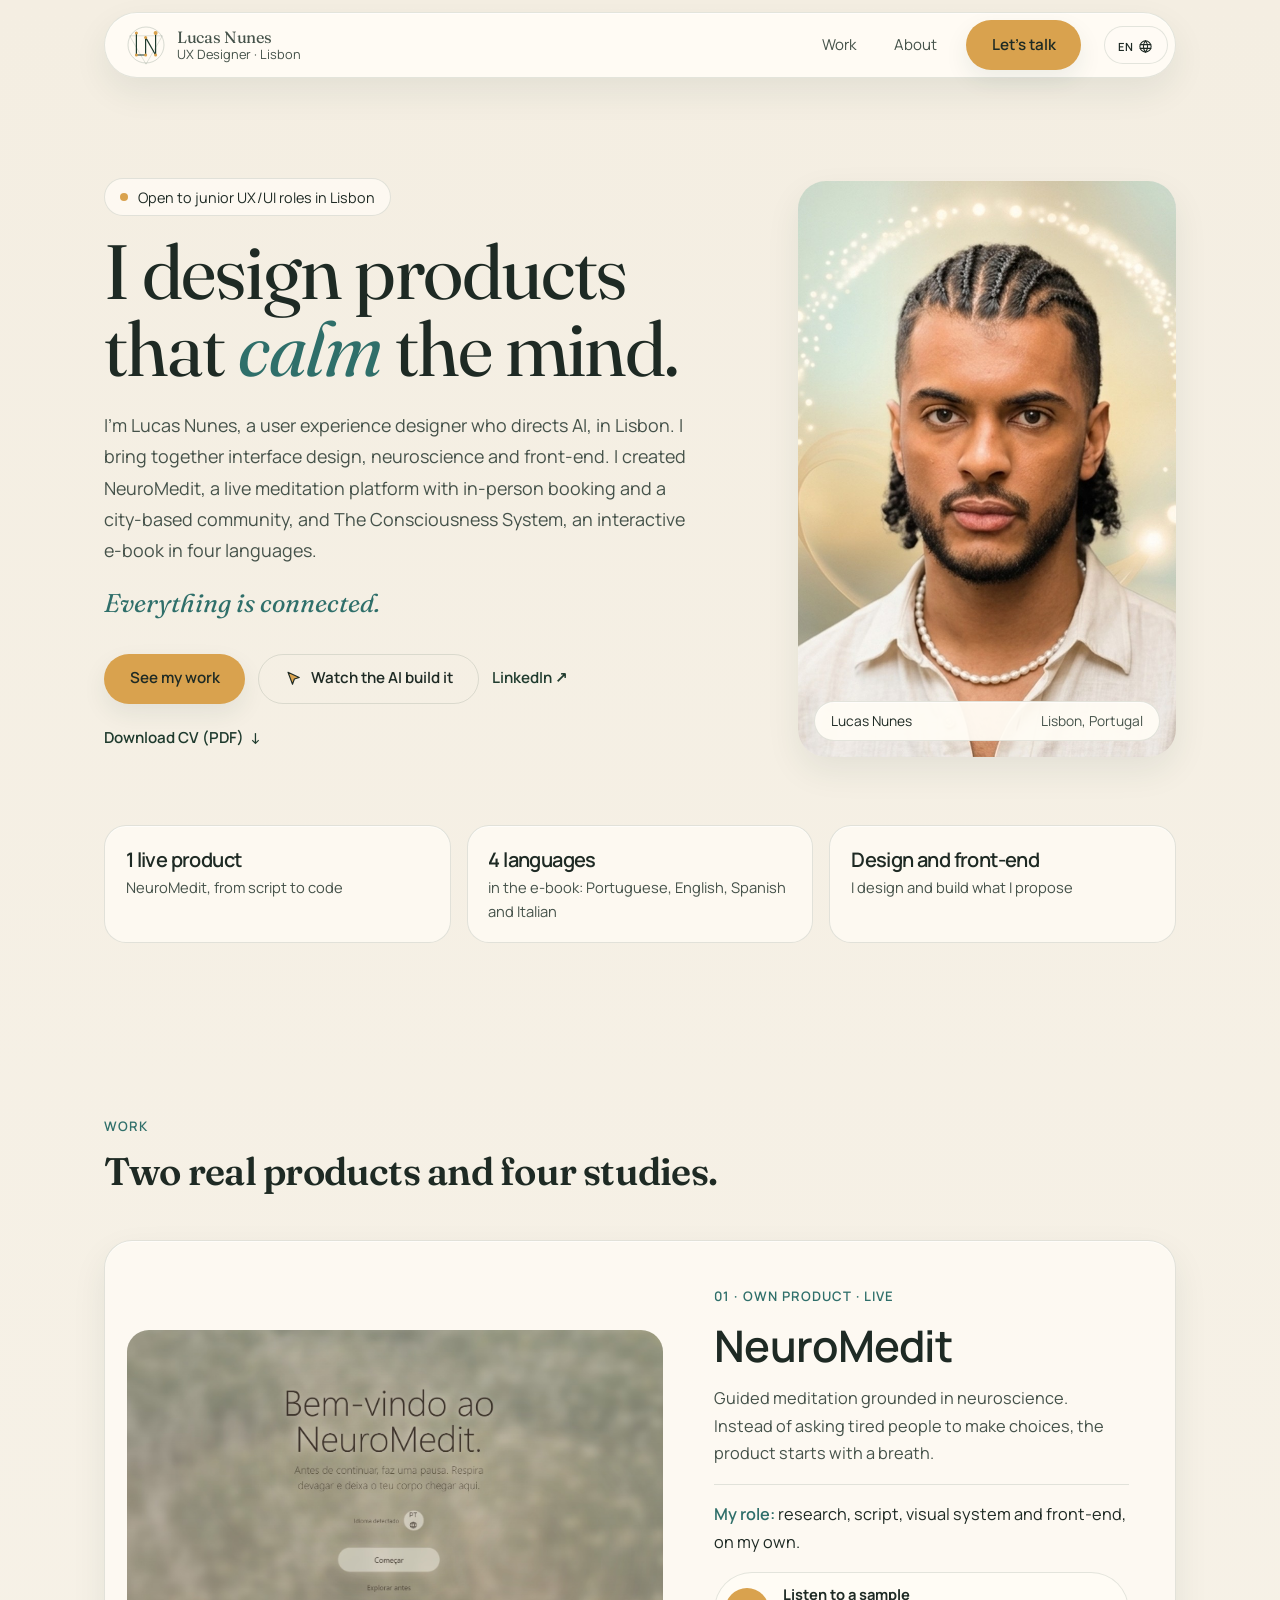
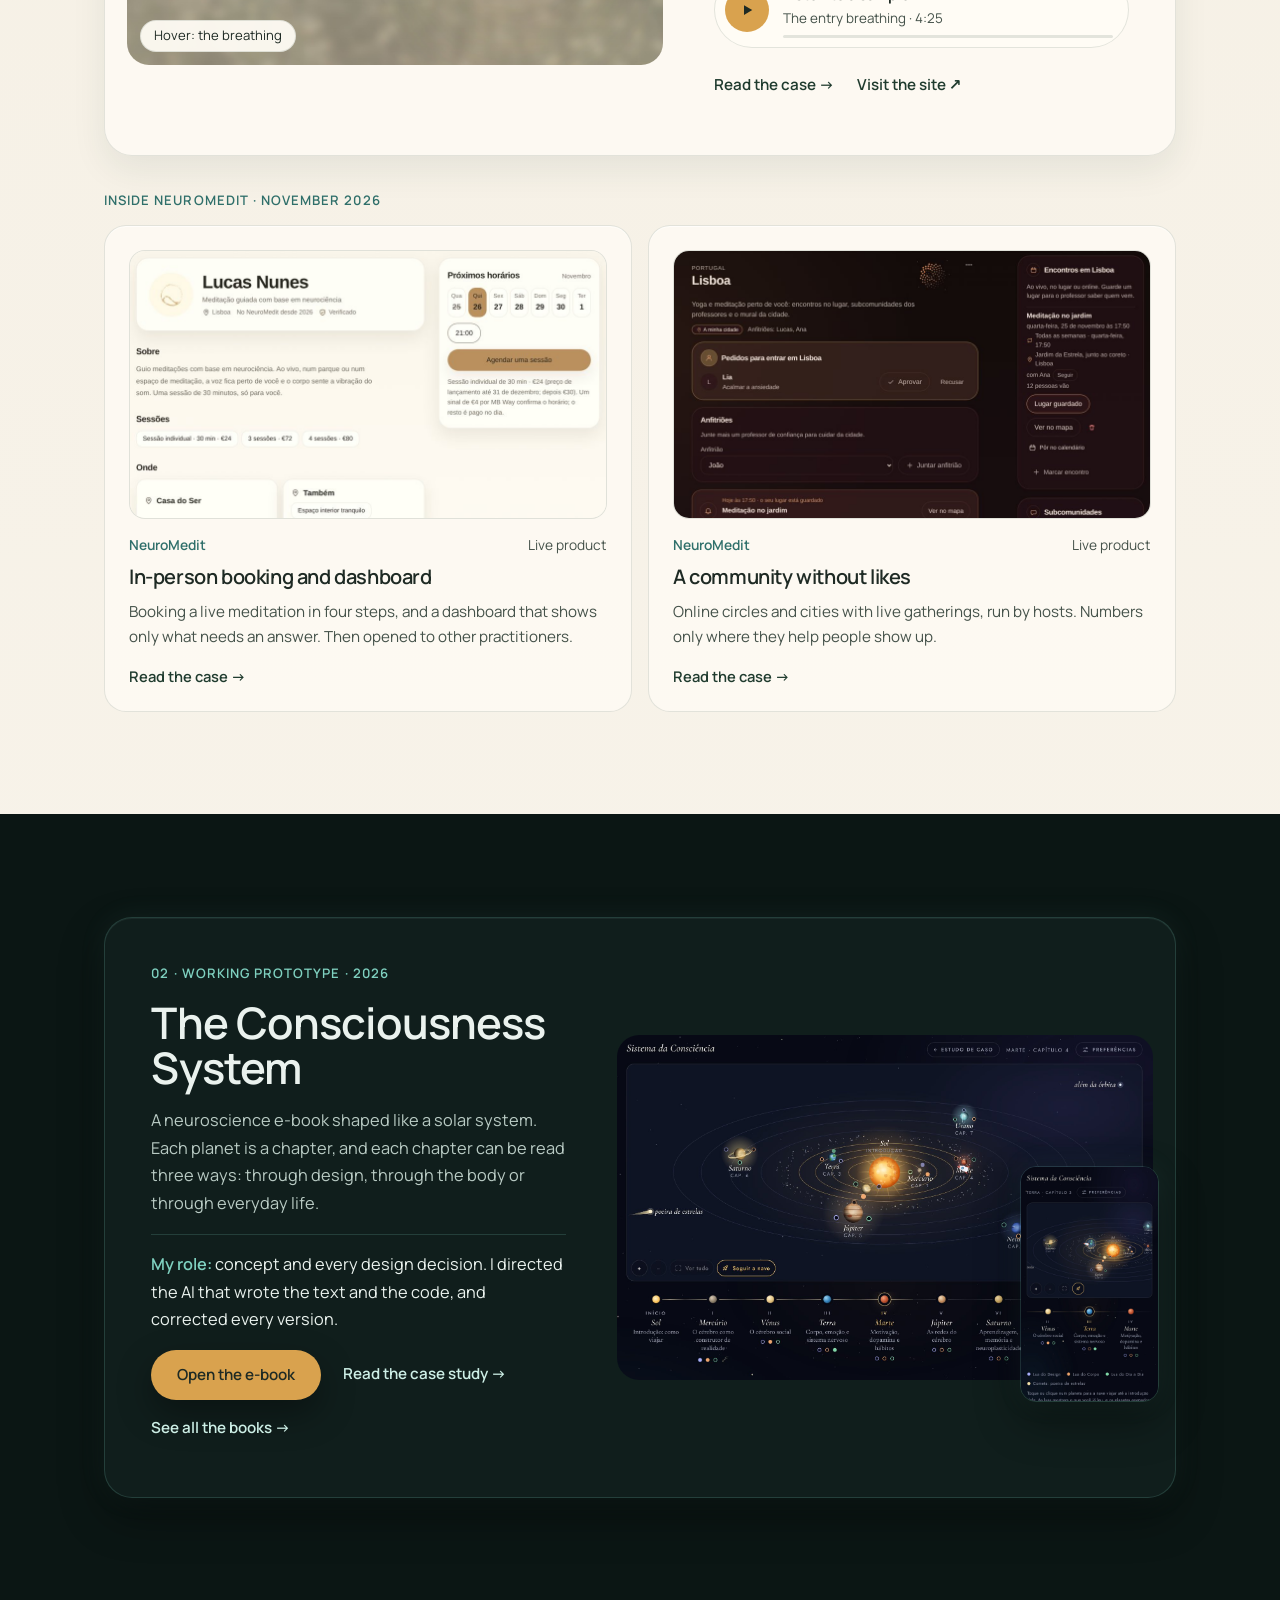
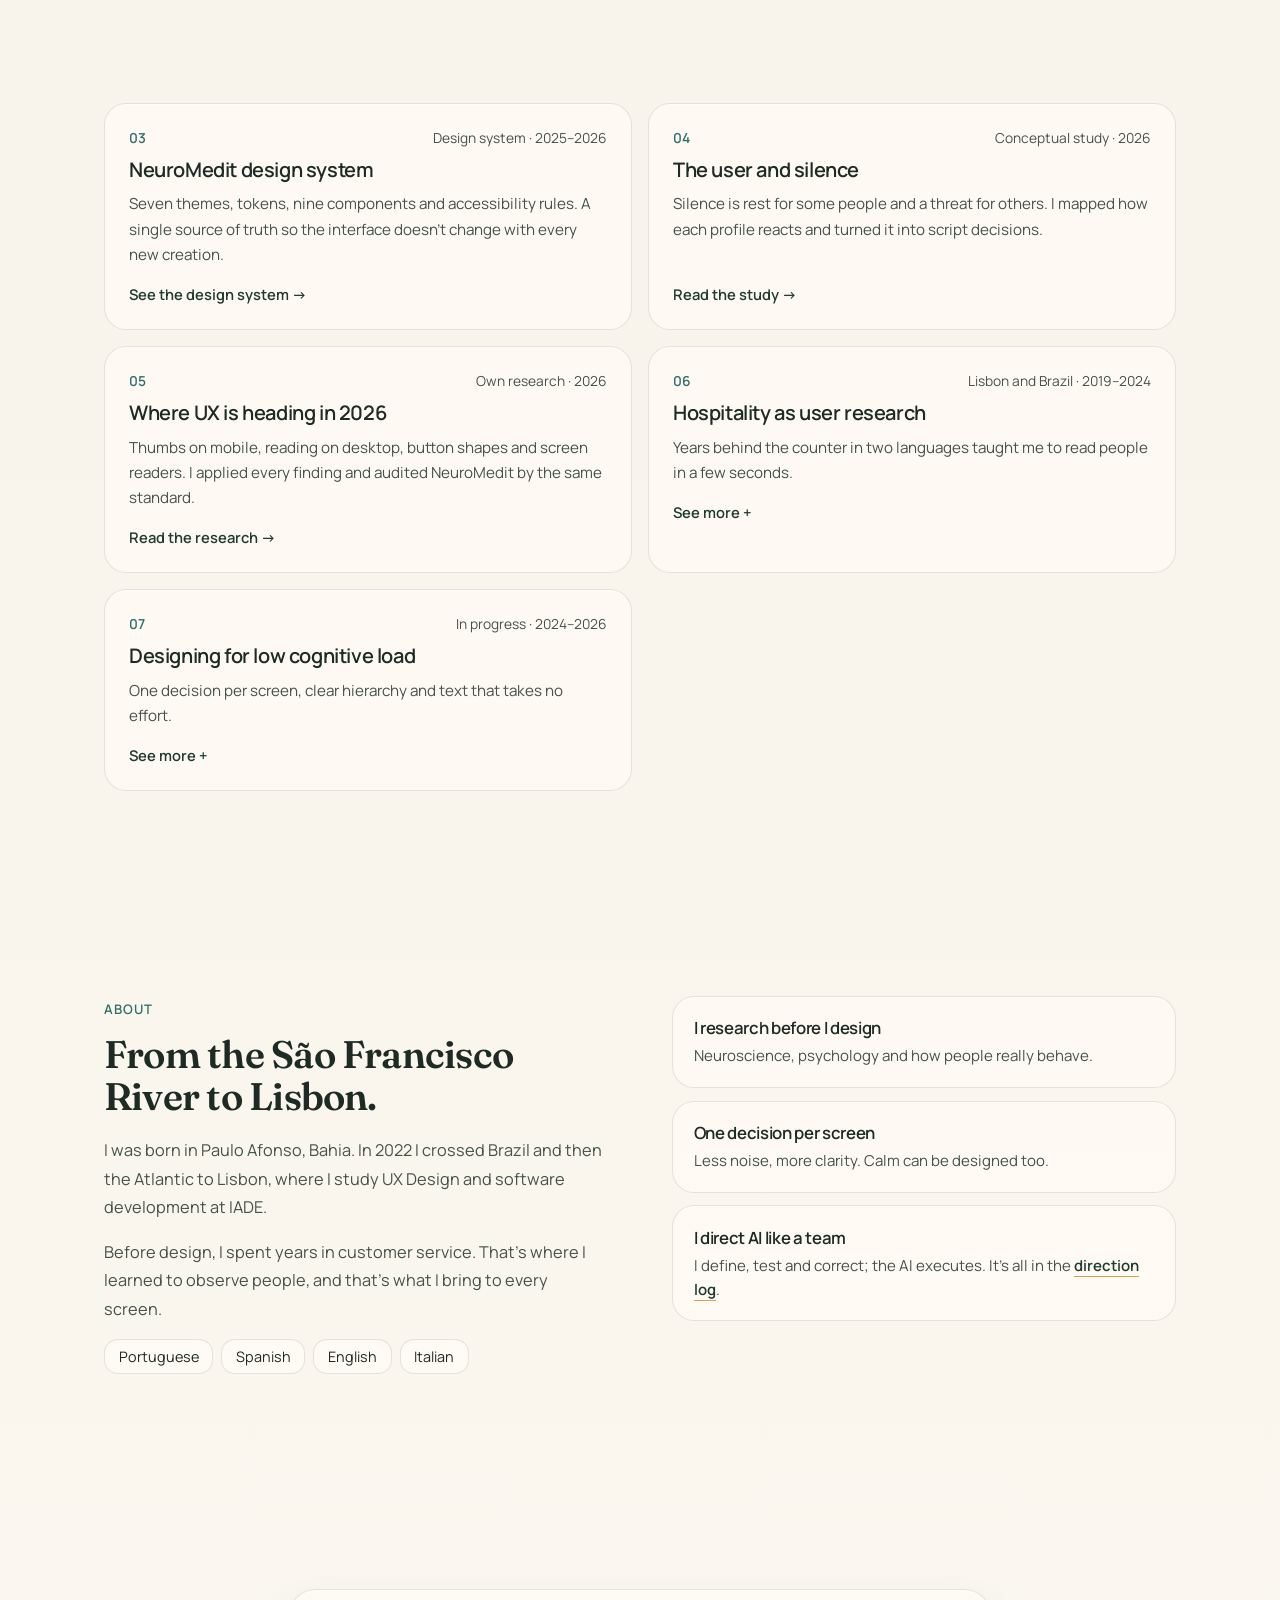
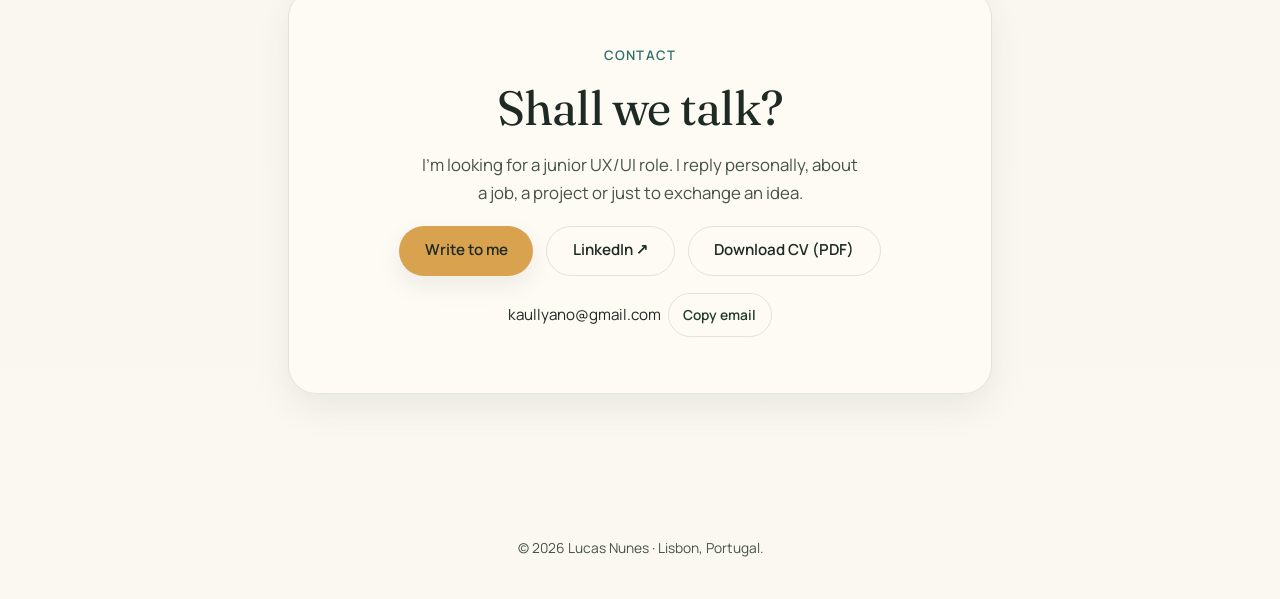
<file: index.html>
<!DOCTYPE html>
<html lang="pt-BR">
<head>
<meta charset="UTF-8">
<meta name="viewport" content="width=device-width, initial-scale=1.0, viewport-fit=cover">
<title data-i18n="idx_title">Lucas Nunes — Designer de UX em Lisboa</title>
<meta name="description" content="Lucas Nunes, designer de UX júnior em Lisboa. Produtos calmos com base em neurociência: NeuroMedit e Sistema da Consciência.">
<link rel="canonical" href="https://lucasnunespt.github.io/">
<meta property="og:type" content="website">
<meta property="og:url" content="https://lucasnunespt.github.io/">
<meta property="og:title" content="Lucas Nunes — Designer de Experiência do Usuário que dirige IA">
<meta property="og:description" content="Designer de UX em Lisboa. Produtos calmos com base em neurociência: NeuroMedit e Sistema da Consciência. Tudo está ligado.">
<meta property="og:image" content="https://lucasnunespt.github.io/lucas-foto.jpg">
<meta property="og:locale" content="pt_BR">
<meta name="twitter:card" content="summary_large_image">
<link rel="icon" href="favicon.svg" type="image/svg+xml">
<link rel="stylesheet" href="lucasnunes-ds.css?v=2026110516">
<style>
/* Página inicial (nov 2026). Só tokens do design system Lucas Nunes (lucasnunes-ds.css). */
*{ margin:0; padding:0; box-sizing:border-box; }
html{ scroll-behavior:smooth; scroll-padding-top:6rem; }
@media (prefers-reduced-motion: reduce){ html{ scroll-behavior:auto; } }
body{
  font-family:var(--font-sans); color:var(--text); line-height:1.5;
  background:linear-gradient(to bottom, var(--bg) 0%, var(--bg-soft) 100%);
  overflow-x:hidden;
}
img{ max-width:100%; display:block; }
a{ color:inherit; text-decoration:none; }
button{ font:inherit; color:inherit; background:none; border:none; cursor:pointer; }
a:focus-visible, button:focus-visible, summary:focus-visible{ outline:2px solid var(--accent-dark); outline-offset:3px; border-radius:var(--radius-chip); }
p{ color:var(--text-soft); }
h1,h2,h3{ color:var(--text); letter-spacing:-0.02em; font-weight:400; text-wrap:balance; }
h3{ font-family:var(--font-sans); font-weight:600; }
em{ font-family:var(--font-serif); font-style:italic; font-weight:400; color:var(--accent-dark); }
.container{ max-width:var(--container); margin:0 auto; padding-left:max(var(--gutter), env(safe-area-inset-left)); padding-right:max(var(--gutter), env(safe-area-inset-right)); }
.skip-link{ position:absolute; left:1rem; top:-5rem; z-index:99; background:var(--accent); color:var(--button-text); padding:.8rem 1.2rem; border-radius:var(--radius-pill); font-weight:600; }
.skip-link:focus{ top:1rem; }

.label{ font-size:.82rem; letter-spacing:.08em; text-transform:uppercase; color:var(--accent-dark); font-weight:600; }

/* ---------- botões (Button do design system) ---------- */
.button{
  display:inline-flex; align-items:center; justify-content:center; gap:.5rem;
  min-height:var(--control-height); padding:0 var(--button-pad-x);
  border-radius:var(--radius-pill); font-weight:600; font-size:.95rem; white-space:nowrap;
  transition:background-color var(--duration-quick) var(--easing-calm), border-color var(--duration-quick) var(--easing-calm), box-shadow var(--duration-quick) var(--easing-calm);
}
.button.primary{ background:var(--accent); color:var(--button-text); box-shadow:var(--shadow-soft); }
.button.primary:hover{ box-shadow:var(--shadow-card); }
.button.secondary{ border:1px solid var(--line); color:var(--text); background:transparent; }
.button.secondary:hover{ background:var(--surface-strong); border-color:var(--accent); }
.link{ font-weight:600; font-size:.95rem; color:var(--link-text); display:inline-flex; gap:.35rem; align-items:center; min-height:44px; border-bottom:1px solid transparent; transition:border-color var(--duration-quick) var(--easing-calm); }
.link:hover{ border-color:var(--accent); }

/* ---------- navegação ---------- */
.site-header{ position:sticky; top:0; z-index:50; padding:.75rem 0; padding-top:max(.75rem, env(safe-area-inset-top)); }
.nav{
  display:flex; align-items:center; gap:1rem; justify-content:space-between;
  background:var(--surface-strong); border:1px solid var(--line); border-radius:var(--radius-pill);
  box-shadow:var(--shadow-card), var(--glass-highlight);
  padding:.45rem .45rem .45rem 1.3rem;
}
.brand{ display:flex; align-items:center; gap:.7rem; line-height:1.15; }
.brand-text{ display:flex; flex-direction:column; }
.brand-mark img{ width:40px; height:40px; display:block; }
.brand strong{ font-family:var(--font-serif); font-weight:400; font-size:1.15rem; }
.brand-text strong{ font-size:1.02rem; letter-spacing:-0.02em; }
.brand span{ font-size:.8rem; color:var(--text-soft); }
.nav-links{ display:flex; align-items:center; gap:.4rem; margin-left:auto; }
.brand{ margin-right:auto; }
.nav-links a:not(.button){
  font-size:.94rem; color:var(--text-soft); padding:0 1rem; min-height:44px; display:inline-flex; align-items:center;
  border-radius:var(--radius-pill); transition:background-color var(--duration-quick) var(--easing-calm), color var(--duration-quick) var(--easing-calm);
}
.nav-links a:not(.button):hover, .nav-links a[aria-current="true"]{ background:var(--surface); color:var(--text); }
.nav-links .button{ margin-left:.4rem; }

/* seletor de idioma (estrutura do NeuroMedit, só tokens) */
.header-language-slot{ display:inline-flex; flex-shrink:0; align-items:center; position:relative; width:64px; height:38px; margin-left:.4rem; }
.header-language-slot .language-wrapper{ position:absolute; top:0; right:0; }
.language-wrapper{ position:relative; display:inline-flex; flex-direction:column; width:64px; max-height:38px; border-radius:var(--radius-pill); background:var(--surface); border:1px solid var(--line); overflow:hidden; z-index:80; transition:max-height var(--duration-quick) var(--easing-calm); }
.language-trigger{ appearance:none; flex:0 0 38px; width:100%; height:38px; border:0; display:inline-flex; align-items:center; justify-content:center; gap:.28rem; color:var(--text); background:transparent; cursor:pointer; }
.language-trigger svg{ width:15px; height:15px; }
.language-current{ font-size:.7rem; letter-spacing:.08em; line-height:1; font-weight:600; }
.language-options{ width:100%; padding:0 .32rem .5rem; display:grid; gap:.22rem; opacity:0; }
.language-wrapper.is-open{ max-height:260px; background:var(--surface-strong); box-shadow:var(--shadow-card); }
.language-wrapper.is-open .language-options{ opacity:1; }
@media (hover:hover) and (pointer:fine){
  .language-wrapper:hover{ max-height:260px; background:var(--surface-strong); box-shadow:var(--shadow-card); }
  .language-wrapper:hover .language-options{ opacity:1; }
}
.language-options button{ appearance:none; min-width:46px; height:44px; border:0; border-radius:var(--radius-pill); color:var(--text-soft); background:transparent; font:inherit; font-size:.72rem; letter-spacing:.08em; cursor:pointer; }
.language-options button:hover, .language-options button:focus-visible{ color:var(--text); background:var(--bg-soft); }
.language-options button:focus-visible{ outline:2px solid var(--accent-dark); outline-offset:-2px; }
.language-options button.is-active{ color:var(--button-text); background:var(--accent); }
@media (max-width:760px){ .nav{ padding:.5rem .5rem .5rem 1.1rem; } }


/* ---------- a IA constrói a página do zero (design system: duration-quick, duration-calm, easing-calm, glow-rio) ---------- */
.build-btn svg{ fill:var(--accent); stroke:var(--text); stroke-width:1.5; stroke-linejoin:round; }
html.building [data-build]{ transition:opacity var(--duration-calm) var(--easing-calm), filter var(--duration-calm) var(--easing-calm); }
html.building [data-build]:not(.wire):not(.built){ opacity:0; }
html.building [data-build].wire{ opacity:.55; filter:grayscale(1); }
html.building [data-build].built{ opacity:1; filter:none; }
html.building .bottom-bar{ display:none; }
html.building .site-header{ z-index:40; }
.build-grid{ position:fixed; inset:0; z-index:0; pointer-events:none; }
html.building main, html.building footer{ position:relative; z-index:1; }
html[data-theme="noite"] .brand-mark img{ content:url(assets/marca/sigilo-noite.svg); }
.build-cols{ max-width:var(--container); height:100%; margin:0 auto; box-sizing:border-box; padding-inline:max(var(--gutter), env(safe-area-inset-left)); display:grid; grid-template-columns:repeat(12, minmax(0, 1fr)); column-gap:var(--gutter); }
.build-cols i{ display:block; height:100%; border-inline:1px solid var(--line); background:var(--surface); opacity:.35; transform:scaleY(0); transform-origin:top; transition:transform var(--duration-calm) var(--easing-calm); }
.build-cols i.open{ transform:scaleY(1); }
.build-neon{ position:absolute; left:0; top:0; z-index:35; pointer-events:none; overflow:visible; transition:opacity var(--duration-calm) var(--easing-calm); }
.build-neon.fade{ opacity:0; }
.build-neon .halo{ fill:none; stroke:var(--agua); stroke-width:6; stroke-linecap:round; opacity:.55; filter:drop-shadow(var(--glow-rio)); }
.build-neon .core{ fill:none; stroke:var(--luz); stroke-width:1.5; stroke-linecap:round; }
.build-neon path{ transition:stroke-dashoffset var(--duration-calm) var(--easing-calm); }
.build-neon circle{ fill:var(--sinal); filter:drop-shadow(var(--glow-rio)); }
.build-ui{ position:absolute; inset:0 auto auto 0; width:100%; height:0; z-index:70; pointer-events:none; }
.build-frame{ position:absolute; border:1.5px solid var(--accent-dark); border-radius:var(--radius-md); opacity:0;
  transition:left var(--duration-calm) var(--easing-calm), top var(--duration-calm) var(--easing-calm), width var(--duration-calm) var(--easing-calm), height var(--duration-calm) var(--easing-calm), opacity var(--duration-quick) var(--easing-calm); }
.build-frame.on{ opacity:1; }
.build-size{ position:absolute; right:-1px; bottom:-30px; font-size:.75rem; font-weight:700; padding:.2rem .5rem; border-radius:var(--radius-chip); background:var(--accent-dark); color:var(--bg); font-variant-numeric:tabular-nums; }
.build-text{ flex:1; min-width:0; display:flex; flex-direction:column; gap:.15rem; }
.build-tag{ font-size:.92rem; line-height:1.4; color:var(--text); }
.build-tag b{ color:var(--accent); font-weight:700; }
.build-text .build-count{ font-size:.8rem; color:var(--text-soft); }
.build-cursor{ position:absolute; display:flex; align-items:flex-start; gap:.2rem;
  transition:left var(--duration-calm) var(--easing-calm), top var(--duration-calm) var(--easing-calm); }
.build-cursor svg{ fill:var(--accent); stroke:var(--text); stroke-width:1.5; stroke-linejoin:round; }
.build-cursor span{ margin-top:1.1rem; font-size:.72rem; font-weight:700; padding:.15rem .45rem; border-radius:var(--radius-chip); background:var(--accent); color:var(--button-text); }
.build-bar{ position:fixed; z-index:75; left:50%; transform:translateX(-50%); bottom:max(1rem, env(safe-area-inset-bottom)); width:min(calc(100% - 2rem), 40rem);
  display:flex; align-items:center; gap:.8rem; padding:.45rem .45rem .45rem .9rem; border-radius:var(--radius-pill);
  background:var(--surface-strong); border:1px solid var(--line); box-shadow:var(--shadow-card), var(--glass-highlight); }
.build-count{ font-variant-numeric:tabular-nums; }
.build-skip{ min-height:42px; padding:0 1.1rem; }
.build-bar[hidden], .build-ui[hidden], .build-grid[hidden], .build-neon[hidden], .build-bar [hidden]{ display:none; }
.build-bar{ border-radius:var(--radius-lg); }

/* barra inferior no celular: contato sempre na zona do polegar */
.bottom-bar{ display:none; }
@media (max-width:760px){
  .nav-links{ display:none; }
  .nav{ padding:.6rem 1.1rem; }
  .bottom-bar{
    display:flex; position:fixed; z-index:60; left:50%; transform:translateX(-50%);
    bottom:max(.9rem, env(safe-area-inset-bottom)); width:min(calc(100% - 2rem), 26rem);
    align-items:center; gap:.25rem; padding:.35rem;
    background:var(--surface-strong); border:1px solid var(--line); border-radius:var(--radius-pill);
    box-shadow:var(--shadow-card), var(--glass-highlight);
  }
  .bottom-bar a:not(.button){ flex:1; text-align:center; min-height:44px; display:flex; align-items:center; justify-content:center; font-size:.92rem; color:var(--text-soft); border-radius:var(--radius-pill); }
  .bottom-bar a[aria-current="true"]{ color:var(--text); background:var(--surface); }
  .bottom-bar .button{ flex:1.3; min-height:46px; padding:0 1rem; }
  body{ padding-bottom:6rem; }
}

/* ---------- aparecer ao rolar (movimento do design system) ---------- */
.js .rv{ opacity:0; transform:translateY(var(--rise-distance)); transition:opacity var(--duration-calm) var(--easing-calm), transform var(--duration-calm) var(--easing-calm); }
.js .rv.in{ opacity:1; transform:none; }

/* ---------- abertura ---------- */
.hero{ padding:clamp(2.5rem,7vw,5.5rem) 0 clamp(3rem,6vw,4.5rem); }
.hero-grid{ display:grid; grid-template-columns:1.25fr .75fr; gap:clamp(2rem,5vw,4.5rem); align-items:center; }
.hero h1{ font-size:clamp(2.6rem,6vw,4.8rem); line-height:1; margin:1.1rem 0 1.4rem; }
.hero .lead{ font-size:1.12rem; line-height:1.75; max-width:54ch; }
.hero .ligado{ margin-top:1.2rem; font-family:var(--font-serif); font-style:italic; font-size:1.6rem; line-height:1.4; color:var(--accent-dark); }
.hero-actions{ display:flex; flex-wrap:wrap; gap:.8rem; margin-top:2rem; align-items:center; }
.status{
  display:inline-flex; align-items:center; gap:.6rem; font-size:.9rem; color:var(--text);
  padding:.45rem .95rem; border-radius:var(--radius-pill); border:1px solid var(--line); background:var(--surface);
}
.status i{ width:8px; height:8px; border-radius:50%; background:var(--accent); flex:none; }
.portrait{ position:relative; }
.portrait img{ width:100%; aspect-ratio:4/5; max-height:min(68vh,36rem); object-fit:cover; object-position:50% 30%; border-radius:var(--radius-lg); box-shadow:var(--shadow-card); }
.portrait figcaption{
  position:absolute; left:1rem; bottom:1rem; right:1rem;
  display:flex; justify-content:space-between; gap:.5rem; align-items:center;
  background:var(--surface-strong); border:1px solid var(--line); border-radius:var(--radius-pill);
  padding:.55rem 1rem; font-size:.86rem; color:var(--text); box-shadow:var(--glass-highlight);
}
.portrait figcaption span{ color:var(--text-soft); }
.facts{ display:grid; grid-template-columns:repeat(3,1fr); gap:1rem; margin-top:clamp(2.5rem,5vw,4rem); }
.fact{ padding:1.2rem 1.3rem; border-radius:var(--radius-md); background:var(--surface); border:1px solid var(--line); box-shadow:var(--glass-highlight); }
.fact strong{ display:block; font-size:1.25rem; letter-spacing:-0.03em; font-weight:600; }
.fact span{ font-size:.92rem; color:var(--text-soft); }
@media (max-width:860px){
  .hero-grid{ grid-template-columns:1fr; }
  .portrait{ max-width:22rem; }
  .portrait img{ aspect-ratio:1/1; }
  .facts{ grid-template-columns:1fr; }
}

/* ---------- secções ---------- */
.section{ padding:clamp(3.5rem,8vw,6.5rem) 0; }
.section-head{ display:flex; flex-direction:column; gap:.8rem; margin-bottom:clamp(2rem,4vw,3rem); max-width:40rem; }
.section-head h2{ font-size:clamp(1.8rem,3vw,2.6rem); line-height:1.1; font-weight:600; }

/* caso em destaque */
.feature{
  display:grid; grid-template-columns:1.1fr .9fr; gap:clamp(1.5rem,4vw,3.5rem); align-items:center;
  padding:clamp(1rem,2vw,1.4rem); border-radius:var(--radius-lg);
  background:var(--surface); border:1px solid var(--line); box-shadow:var(--shadow-card), var(--glass-highlight);
}
.feature-copy{ padding:clamp(.5rem,2vw,1.5rem) clamp(.5rem,2vw,1.5rem) clamp(.5rem,2vw,1.5rem) 0; display:flex; flex-direction:column; gap:1rem; }
.feature h3{ font-size:clamp(1.9rem,3.4vw,2.8rem); line-height:1.05; }
.feature p{ font-size:1.02rem; line-height:1.7; max-width:48ch; }
.role{ font-size:.94rem; color:var(--text); border-top:1px solid var(--line); padding-top:1rem; }
.role b{ color:var(--accent-dark); font-weight:600; }
.feature-links{ display:flex; flex-wrap:wrap; gap:.4rem 1.4rem; align-items:center; }

/* imagem que troca ao passar o cursor */
.shot{ position:relative; border-radius:var(--radius-md); overflow:hidden; aspect-ratio:16/10; background:var(--bg-soft); }
.shot img{ position:absolute; inset:0; width:100%; height:100%; object-fit:cover; transition:opacity var(--duration-calm) var(--easing-calm); }
.shot img + img{ opacity:0; }
.shot:hover img + img, .shot:focus-within img + img, .shot.alt img + img{ opacity:1; }
.h-touch{ display:none; }
@media (hover:none){ .h-mouse{ display:none; } .h-touch{ display:inline; } }
.shot-hint{
  position:absolute; left:.8rem; bottom:.8rem; z-index:2;
  font-size:.82rem; color:var(--text); background:var(--surface-strong); border:1px solid var(--line);
  border-radius:var(--radius-pill); padding:.35rem .8rem;
}

/* amostra de áudio */
.player{ display:flex; align-items:center; gap:.9rem; padding:.6rem .9rem .6rem .6rem; border-radius:var(--radius-pill); background:var(--surface-strong); border:1px solid var(--line); max-width:26rem; }
.player button{ width:44px; height:44px; border-radius:50%; background:var(--accent); color:var(--button-text); display:grid; place-items:center; flex:none; transition:box-shadow var(--duration-quick) var(--easing-calm); }
.player button:hover{ box-shadow:var(--shadow-card); }
.player svg{ width:18px; height:18px; }
.player .ic-pause{ display:none; }
.player button.playing .ic-play{ display:none; }
.player button.playing .ic-pause{ display:block; }
.player .meta{ flex:1; min-width:0; }
.player strong{ display:block; font-size:.92rem; }
.player span{ font-size:.84rem; color:var(--text-soft); }
.bar{ height:3px; background:var(--line); border-radius:var(--radius-pill); overflow:hidden; margin-top:.35rem; }
.bar i{ display:block; height:100%; width:0; background:var(--accent); }

/* faixa escura: tema night do design system */
.band{ padding:clamp(3.5rem,8vw,6.5rem) 0; }
@media (prefers-color-scheme: dark){ .band{ background:var(--bg-soft); } }
.band .feature{ grid-template-columns:.9fr 1.1fr; background:var(--surface); }
.band .feature-copy{ padding-left:clamp(.5rem,2vw,1.5rem); padding-right:0; }
.band .label{ color:var(--accent-dark); }
.duo{ position:relative; }
.duo .shot{ aspect-ratio:16/10.3; }
.duo .phone{
  position:absolute; right:-.4rem; bottom:-1.4rem; width:26%; height:auto; border-radius:var(--radius-sm);
  border:1px solid var(--line); box-shadow:var(--shadow-card);
}
@media (max-width:860px){
  .feature, .band .feature{ grid-template-columns:1fr; }
  .feature-copy, .band .feature-copy{ padding:.5rem .4rem .8rem; }
  .band .feature .duo{ order:-1; }
  .duo .phone{ right:.6rem; bottom:-1rem; width:28%; }
}

/* outros estudos */
.studies{ display:grid; grid-template-columns:repeat(2,1fr); gap:1rem; }
.study{
  display:flex; flex-direction:column; gap:.6rem; padding:1.5rem; border-radius:var(--radius-md);
  background:var(--surface); border:1px solid var(--line); box-shadow:var(--glass-highlight);
  transition:border-color var(--duration-quick) var(--easing-calm), box-shadow var(--duration-quick) var(--easing-calm), background-color var(--duration-quick) var(--easing-calm);
}
a.study:hover, details.study:hover{ border-color:var(--accent); box-shadow:var(--shadow-card), var(--glass-highlight); background:var(--surface-strong); }
.study .meta{ display:flex; justify-content:space-between; gap:1rem; font-size:.86rem; color:var(--text-soft); }
.study .meta b{ color:var(--accent-dark); font-weight:600; }
.study h3{ font-size:1.25rem; line-height:1.2; font-weight:600; }
.study p{ font-size:.95rem; line-height:1.65; }
.study .go{ margin-top:auto; font-weight:600; font-size:.92rem; color:var(--link-text); padding-top:.4rem; }
details.study summary{ list-style:none; cursor:pointer; display:flex; flex-direction:column; gap:.6rem; }
details.study summary::-webkit-details-marker{ display:none; }
details.study .go::after{ content:" +"; }
details.study[open] .go::after{ content:" −"; }
details.study .more{ display:grid; gap:.7rem; padding-top:.4rem; border-top:1px solid var(--line); margin-top:.4rem; }
details.study .more p b{ color:var(--text); font-weight:600; }
@media (max-width:760px){ .studies{ grid-template-columns:1fr; } }

/* dentro do NeuroMedit: os casos de nov 2026, com imagem */
.modulos{ margin-top:clamp(1.5rem,3vw,2.2rem); display:flex; flex-direction:column; gap:.9rem; }
.modulo-img{ display:block; aspect-ratio:16/9; border-radius:var(--radius-sm); overflow:hidden; background:var(--bg-soft); border:1px solid var(--line); margin-bottom:.4rem; }
.modulo-img img{ width:100%; height:100%; object-fit:cover; }

/* sobre */
.about{ display:grid; grid-template-columns:1fr 1fr; gap:clamp(2rem,5vw,4.5rem); align-items:start; }
.about h2{ font-size:clamp(1.8rem,3vw,2.6rem); line-height:1.1; font-weight:600; margin:.8rem 0 1.2rem; }
.about p{ font-size:1.02rem; line-height:1.75; margin-bottom:1rem; max-width:54ch; }
.how{ display:grid; gap:.8rem; }
.how div{ padding:1.15rem 1.3rem; border-radius:var(--radius-md); background:var(--surface); border:1px solid var(--line); box-shadow:var(--glass-highlight); }
.how h3{ font-size:1.05rem; font-weight:600; letter-spacing:-0.02em; margin-bottom:.25rem; }
.how p{ font-size:.94rem; line-height:1.6; margin:0; }
.how a{ color:var(--link-text); font-weight:600; border-bottom:1px solid var(--accent); }
.langs{ display:flex; flex-wrap:wrap; gap:.5rem; margin-top:.4rem; }
.langs span{ font-size:.9rem; padding:.35rem .85rem; border-radius:var(--radius-chip); border:1px solid var(--line); color:var(--text); background:var(--surface); }
@media (max-width:860px){ .about{ grid-template-columns:1fr; } }

/* contato */
.contact{ text-align:center; padding:clamp(4rem,9vw,7rem) 0; }
.contact .box{
  max-width:44rem; margin:0 auto; padding:clamp(2rem,5vw,3.5rem) clamp(1.2rem,4vw,3rem);
  border-radius:var(--radius-lg); background:var(--surface); border:1px solid var(--line); box-shadow:var(--shadow-card), var(--glass-highlight);
  display:flex; flex-direction:column; align-items:center; gap:1.1rem;
}
.contact h2{ font-size:clamp(2rem,4vw,3rem); line-height:1.05; }
.contact p{ font-size:1.05rem; line-height:1.7; max-width:44ch; }
.contact-actions{ display:flex; flex-wrap:wrap; gap:.8rem; justify-content:center; }
.mail{ display:inline-flex; align-items:center; gap:.4rem; font-size:.95rem; color:var(--text); flex-wrap:wrap; justify-content:center; }
.mail button{ font-size:.86rem; font-weight:600; color:var(--link-text); padding:0 .9rem; min-height:44px; border-radius:var(--radius-pill); border:1px solid var(--line); transition:border-color var(--duration-quick) var(--easing-calm); }
.mail button:hover{ border-color:var(--accent); }
footer{ padding:2rem 0 2.5rem; text-align:center; }
footer p{ font-size:.86rem; }
</style>
</head>
<body>
<script>document.documentElement.classList.add('js');</script>
<a class="skip-link" href="#main" data-i18n="common_skip">Pular para o conteúdo</a>

<header class="site-header">
  <div class="container">
    <nav class="nav" aria-label="Navegação principal" data-build="1" data-decision="dnav">
      <a class="brand" href="#topo"><picture class="brand-mark"><source srcset="assets/marca/sigilo-noite.svg" media="(prefers-color-scheme: dark)"><img src="assets/marca/sigilo.svg" alt="" width="40" height="40"></picture><span class="brand-text"><strong>Lucas Nunes</strong><span data-i18n="h2_role">Designer de UX · Lisboa</span></span></a>
      <div class="nav-links">
        <a href="#trabalho" data-nav="trabalho" data-i18n="h2_nav_work">Trabalho</a>
        <a href="#sobre" data-nav="sobre" data-i18n="common_nav_sobre">Sobre</a>
        <a class="button primary" href="#contato" data-i18n="idx_hero_cta_contato">Falar comigo</a>
      </div>
      <div class="header-language-slot" data-language-host></div>
    </nav>
  </div>
</header>

<nav class="bottom-bar" aria-label="Navegação rápida">
  <a href="#trabalho" data-nav="trabalho" data-i18n="h2_nav_work">Trabalho</a>
  <a href="#sobre" data-nav="sobre" data-i18n="common_nav_sobre">Sobre</a>
  <a class="button primary" href="#contato" data-i18n="idx_hero_cta_contato">Falar comigo</a>
</nav>

<main id="main">

<section class="hero" id="topo">
  <div class="container">
    <div class="hero-grid">
      <div>
        <span class="status rv" data-build="2"><i aria-hidden="true"></i><span data-i18n="h2_status">Aberto a vagas de UX/UI júnior em Lisboa</span></span>
        <h1 class="rv" data-build="2" data-decision="d1" data-i18n="h2_h1" data-i18n-html>Desenho produtos que <em>acalmam</em> a mente.</h1>
        <p class="lead rv" data-build="3" data-decision="dlead" data-i18n="h2_lead">Sou o Lucas Nunes, designer de experiência do usuário que dirige IA, em Lisboa. Junto design de interface, neurociência e front-end. Criei o NeuroMedit, uma plataforma de meditação que está no ar, com reserva de sessões ao vivo e uma comunidade por cidades, e o Sistema da Consciência, um e-book interativo em quatro línguas.</p>
        <p class="ligado rv" data-build="3" data-i18n="idx_ligado">Tudo está ligado.</p>
        <div class="hero-actions rv" data-build="4" data-decision="dact">
          <a class="button primary" href="#trabalho" data-i18n="h2_cta_work">Ver trabalho</a>
          <button class="button secondary build-btn" type="button" id="buildBtn"><svg aria-hidden="true" viewBox="0 0 24 24" width="18" height="18"><path d="M4 3l15 7-6.5 2L10 19z"/></svg><span data-i18n="h2_build_btn">Ver a IA construir</span></button>
          <a class="link" href="https://www.linkedin.com/in/lucasnunespt/" target="_blank" rel="noopener">LinkedIn ↗</a>
          <a class="link" href="assets/cv/Lucas-Nunes-CV-UX-UI-Designer.pdf" download data-i18n="h2_cv_href" data-i18n-attr="href"><span data-i18n="h2_cv">Baixar currículo (PDF)</span> ↓</a>
        </div>
      </div>
      <figure class="portrait rv" data-build="5" data-decision="d2">
        <img src="lucas-foto.jpg" alt="Retrato de Lucas Nunes" data-i18n="idx_hero_photo_alt" data-i18n-attr="alt" width="900" height="1125">
        <figcaption>Lucas Nunes <span data-i18n="idx_hero_photo_cap">Lisboa, Portugal</span></figcaption>
      </figure>
    </div>
    <div class="facts" data-build="6" data-decision="d3">
      <div class="fact rv"><strong data-i18n="h2_f1_h">1 produto no ar</strong><span data-i18n="h2_f1_p">NeuroMedit, do roteiro ao código</span></div>
      <div class="fact rv"><strong data-i18n="h2_f2_h">4 línguas</strong><span data-i18n="h2_f2_p">no e-book: português, inglês, espanhol e italiano</span></div>
      <div class="fact rv"><strong data-i18n="h2_f3_h">Design e front-end</strong><span data-i18n="h2_f3_p">desenho e construo o que proponho</span></div>
    </div>
  </div>
</section>

<section class="section" id="trabalho"><span id="casos" aria-hidden="true"></span>
  <div class="container">
    <div class="section-head rv" data-build="7">
      <span class="label" data-i18n="h2_nav_work">Trabalho</span>
      <h2 data-i18n="h2_work_h">Dois produtos reais e quatro estudos.</h2>
    </div>

    <article class="feature rv" id="case-neuromedit" data-build="7" data-decision="d4">
      <div class="shot" role="group" tabindex="0" aria-label="Duas telas do NeuroMedit: a entrada e a respiração" data-i18n="h2_shot_aria" data-i18n-attr="aria-label">
        <img src="assets/entry.jpg" width="1600" height="851" alt="Tela de entrada do NeuroMedit: Bem-vindo ao NeuroMedit, faz uma pausa, com um botão Começar." data-i18n="h2_alt_entry" data-i18n-attr="alt" loading="lazy">
        <img src="assets/airlock.jpg" width="1600" height="1020" alt="A respiração de entrada: um orbe que respira ao centro e o botão Sair no canto." data-i18n="h2_alt_airlock" data-i18n-attr="alt" loading="lazy">
        <span class="shot-hint" aria-hidden="true"><span class="h-mouse" data-i18n="h2_hint_mouse">Passe o cursor: a respiração</span><span class="h-touch" data-i18n="h2_hint_touch">Toque: a respiração</span></span>
      </div>
      <div class="feature-copy">
        <span class="label" data-i18n="h2_nm_label">01 · Produto próprio · no ar</span>
        <h3>NeuroMedit</h3>
        <p data-i18n="h2_nm_p">Meditação guiada com base em neurociência. Em vez de pedir escolhas a quem chega cansado, o produto começa por uma respiração.</p>
        <p class="role" data-i18n="h2_nm_role" data-i18n-html><b>Meu papel:</b> pesquisa, roteiro, sistema visual e front-end, sozinho.</p>
        <div class="player">
          <button type="button" id="playBtn" aria-label="Ouvir a amostra" data-i18n="h2_audio_play" data-i18n-attr="aria-label">
            <svg class="ic-play" viewBox="0 0 24 24" aria-hidden="true"><path d="M8 5.5v13l11-6.5z" fill="currentColor"/></svg>
            <svg class="ic-pause" viewBox="0 0 24 24" aria-hidden="true"><path d="M7 5h4v14H7zM13 5h4v14h-4z" fill="currentColor"/></svg>
          </button>
          <div class="meta"><strong data-i18n="h2_audio_h">Ouvir uma amostra</strong><span id="playStatus" data-i18n="h2_audio_st">A respiração de entrada · 4:25</span><div class="bar"><i id="playFill"></i></div></div>
          <audio id="sample" preload="none" src="audio/meditacao-amostra.mp3"></audio>
        </div>
        <div class="feature-links">
          <a class="link" href="case-study-neuromedit.html" data-i18n="h2_read_case">Ler o caso →</a>
          <a class="link" href="https://neuromedit.com" target="_blank" rel="noopener" data-i18n="h2_visit">Visitar o site ↗</a>
        </div>
      </div>
    </article>

    <div class="modulos" aria-labelledby="modulos-label">
      <p class="label" id="modulos-label" data-i18n="hx_label">Dentro do NeuroMedit · novembro de 2026</p>
      <div class="studies">
      <a class="study modulo rv" href="case-study-reserva-presencial.html">
        <span class="modulo-img"><img src="assets/neuromedit-reserva/cartao.jpg" width="960" height="540" alt="Perfil público com os próximos horários e o botão Agendar uma sessão." data-i18n="hx_rs_alt" data-i18n-attr="alt" loading="lazy"></span>
        <div class="meta"><b>NeuroMedit</b><span data-i18n="hx_rs_tag">Produto no ar</span></div>
        <h3 data-i18n="hx_rs_h">Reserva presencial e painel</h3>
        <p data-i18n="hx_rs_p">Marcar uma meditação ao vivo em quatro passos, e um painel que mostra só o que precisa de resposta. Depois, aberto a outros profissionais.</p>
        <span class="go" data-i18n="hx_go">Ler o caso →</span>
      </a>
      <a class="study modulo rv" href="case-study-comunidade.html">
        <span class="modulo-img"><img src="assets/neuromedit-comunidade/cartao.jpg" width="960" height="540" alt="Página da cidade de Lisboa com encontros, anfitriões e pedidos para entrar." data-i18n="hx_cm_alt" data-i18n-attr="alt" loading="lazy"></span>
        <div class="meta"><b>NeuroMedit</b><span data-i18n="hx_cm_tag">Produto no ar</span></div>
        <h3 data-i18n="hx_cm_h">Uma comunidade sem curtidas</h3>
        <p data-i18n="hx_cm_p">Círculos online e cidades com encontros ao vivo, com anfitriões. Números só onde ajudam as pessoas a aparecer.</p>
        <span class="go" data-i18n="hx_go">Ler o caso →</span>
      </a>
      </div>
    </div>
  </div>
</section>

<section class="band" id="case-sistema" data-theme="noite" aria-label="Sistema da Consciência">
  <div class="container">
    <article class="feature rv" data-build="8" data-decision="d5">
      <div class="feature-copy">
        <span class="label" data-i18n="h2_sc_label">02 · Protótipo funcional · 2026</span>
        <h3 data-i18n="cs3_h1">Sistema da Consciência</h3>
        <p data-i18n="h2_sc_p">Um e-book de neurociência em forma de sistema solar. Cada planeta é um capítulo, e cada capítulo tem três formas de leitura: pelo design, pelo corpo ou pelo dia a dia.</p>
        <p class="role" data-i18n="h2_sc_role" data-i18n-html><b>Meu papel:</b> conceito e todas as decisões de design. Dirigi a IA que escreveu o texto e o código, e corrigi cada versão.</p>
        <div class="feature-links">
          <a class="button primary" href="sistema-da-consciencia/" data-i18n="cs3_open">Abrir o e-book</a>
          <a class="link" href="case-study-sistema-da-consciencia.html" data-i18n="idx_c6_cta2">Ler o estudo de caso →</a>
          <a class="link" href="biblioteca/" data-i18n="idx_bib_link">Ver todos os livros →</a>
        </div>
      </div>
      <div class="duo">
        <div class="shot"><img src="assets/sistema-da-consciencia/mapa.jpg" width="1692" height="1083" alt="O mapa do e-book: oito planetas em órbita à volta do Sol, com a linha do tempo dos capítulos em baixo." data-i18n="h2_alt_map" data-i18n-attr="alt" loading="lazy"></div>
        <img class="phone" src="assets/sistema-da-consciencia/celular-mapa.jpg" width="780" height="1328" alt="O mesmo mapa no celular." data-i18n="h2_alt_phone" data-i18n-attr="alt" loading="lazy">
      </div>
    </article>
  </div>
</section>

<section class="section" aria-label="Outros estudos" data-i18n="h2_studies_aria" data-i18n-attr="aria-label">
  <div class="container">
    <div class="studies" data-build="9" data-decision="d6">
      <a class="study rv" id="case-design-system" href="design-system-neuromedit.html">
        <div class="meta"><b>03</b><span data-i18n="h2_ds_tag">Design system · 2025–2026</span></div>
        <h3 data-i18n="h2_ds_h">Design system do NeuroMedit</h3>
        <p data-i18n="h2_ds_p">Sete temas, tokens, nove componentes e regras de acessibilidade. Uma fonte única de verdade para a interface não mudar a cada criação nova.</p>
        <span class="go" data-i18n="h2_read_ds">Ver o design system →</span>
      </a>
      <a class="study rv" id="case-silencio" href="case-study-silencio.html">
        <div class="meta"><b>04</b><span data-i18n="idx_case5_tag">Estudo conceptual · 2026</span></div>
        <h3 data-i18n="idx_case5_title">O utilizador e o silêncio</h3>
        <p data-i18n="h2_s3_p">O silêncio é descanso para umas pessoas e ameaça para outras. Mapeei como cada perfil reage e traduzi isso em decisões de roteiro.</p>
        <span class="go" data-i18n="h2_read_study">Ler o estudo →</span>
      </a>
      <a class="study rv" id="case-tendencias" href="tendencias-ux-2026.html">
        <div class="meta"><b>05</b><span data-i18n="h2_s4_tag">Pesquisa própria · 2026</span></div>
        <h3 data-i18n="h2_s4_h">Para onde a UX vai em 2026</h3>
        <p data-i18n="h2_s4_p">Polegar no mobile, leitura no desktop, forma dos botões e leitores de tela. Apliquei cada achado e auditei o NeuroMedit com a mesma régua.</p>
        <span class="go" data-i18n="h2_read_research">Ler a pesquisa →</span>
      </a>
      <details class="study rv" id="case-hospitalidade">
        <summary>
          <div class="meta"><b>06</b><span data-i18n="h2_s5_tag">Lisboa e Brasil · 2019–2024</span></div>
          <h3 data-i18n="idx_case2_title">Hospitalidade como pesquisa de usuário</h3>
          <p data-i18n="h2_s5_p">Anos de balcão em dois idiomas me ensinaram a ler pessoas em poucos segundos.</p>
          <span class="go" data-i18n="h2_more">Ver mais</span>
        </summary>
        <div class="more">
          <p data-i18n="h2_s5_m1" data-i18n-html><b>Contexto.</b> Clientes de passagem, ambientes de alto volume e pouca margem de erro, ao lado de colegas de Cabo Verde, Moçambique e Angola.</p>
          <p data-i18n="h2_s5_m2" data-i18n-html><b>O que levo para o design.</b> Ler sinais rápido: tom de voz, postura, o que a pessoa não disse. É o mesmo instinto que uso hoje em pesquisa de usuário.</p>
        </div>
      </details>
      <details class="study rv" id="case-ux">
        <summary>
          <div class="meta"><b>07</b><span data-i18n="idx_case3_tag">Em formação · 2024–2026</span></div>
          <h3 data-i18n="idx_case3_title">Design com baixa carga cognitiva</h3>
          <p data-i18n="h2_s6_p">Uma decisão por tela, hierarquia clara e texto que não exige esforço.</p>
          <span class="go" data-i18n="h2_more">Ver mais</span>
        </summary>
        <div class="more">
          <p data-i18n="h2_s6_m1" data-i18n-html><b>Contexto.</b> Entrei na faculdade de UX Design depois de anos de programação e atendimento, para juntar lógica de sistema e leitura humana.</p>
          <p data-i18n="h2_s6_m2" data-i18n-html><b>Na prática.</b> Pesquisa, wireframe, protótipo e interface. Este princípio guiou o NeuroMedit e guia esta página.</p>
        </div>
      </details>
    </div>
  </div>
</section>

<section class="section" id="sobre">
  <div class="container about" data-build="10" data-decision="d7">
    <div class="rv">
      <span class="label" data-i18n="common_nav_sobre">Sobre</span>
      <h2 data-i18n="h2_about_h">Do Rio São Francisco a Lisboa.</h2>
      <p data-i18n="h2_about_p1">Nasci em Paulo Afonso, na Bahia. Em 2022 atravessei o Brasil e depois o Atlântico até Lisboa, onde estudo UX Design e desenvolvimento de software no IADE.</p>
      <p data-i18n="h2_about_p2">Antes do design, trabalhei anos com atendimento. Foi aí que aprendi a observar pessoas, e é isso que levo para cada tela.</p>
      <div class="langs" aria-label="Línguas" data-i18n="h2_langs_aria" data-i18n-attr="aria-label">
        <span data-i18n="h2_lang_pt">Português</span><span data-i18n="h2_lang_es">Espanhol</span><span data-i18n="h2_lang_en">Inglês</span><span data-i18n="h2_lang_it">Italiano</span>
      </div>
    </div>
    <div class="how">
      <div class="rv"><h3 data-i18n="h2_how1_h">Pesquiso antes de desenhar</h3><p data-i18n="h2_how1_p">Neurociência, psicologia e o comportamento real de quem usa.</p></div>
      <div class="rv"><h3 data-i18n="h2_how2_h">Uma decisão por tela</h3><p data-i18n="h2_how2_p">Menos ruído, mais clareza. Calma também se desenha.</p></div>
      <div class="rv"><h3 data-i18n="h2_how3_h">Dirijo IA como uma equipe</h3><p data-i18n="h2_how3_p" data-i18n-html>Defino, testo e corrijo; a IA executa. Está tudo no <a href="case-study-sistema-da-consciencia.html#direcao">diário de direção</a>.</p></div>
    </div>
  </div>
</section>

<section class="contact" id="contato">
  <div class="container">
    <div class="box rv" data-build="11" data-decision="d8">
      <span class="label" data-i18n="common_nav_contato">Contato</span>
      <h2 data-i18n="h2_contact_h">Vamos conversar?</h2>
      <p data-i18n="h2_contact_p">Procuro uma vaga de UX/UI júnior. Respondo pessoalmente, sobre uma vaga, um projeto ou só para trocar uma ideia.</p>
      <div class="contact-actions">
        <a class="button primary" href="mailto:kaullyano@gmail.com" data-i18n="idx_contact_cta_email">Escrever para mim</a>
        <a class="button secondary" href="https://www.linkedin.com/in/lucasnunespt/" target="_blank" rel="noopener">LinkedIn ↗</a>
        <a class="button secondary" href="assets/cv/Lucas-Nunes-CV-UX-UI-Designer.pdf" download data-i18n="h2_cv_href" data-i18n-attr="href"><span data-i18n="h2_cv">Baixar currículo (PDF)</span></a>
      </div>
      <div class="mail"><span id="mailText">kaullyano@gmail.com</span><button type="button" id="copyMail" data-i18n="h2_copy">Copiar e-mail</button></div>
    </div>
  </div>
</section>
</main>

<div class="build-grid" id="buildGrid" aria-hidden="true" hidden><div class="build-cols" id="buildCols"></div></div>
<svg class="build-neon" id="buildNeon" aria-hidden="true" hidden></svg>
<div class="build-ui" id="buildUi" hidden>
  <div class="build-frame" id="buildFrame"><span class="build-size" id="buildSize"></span></div>
  <div class="build-cursor" id="buildCursor" aria-hidden="true"><svg viewBox="0 0 24 24" width="26" height="26"><path d="M4 3l15 7-6.5 2L10 19z"/></svg><span data-i18n="h2_build_ai">IA</span></div>
</div>
<div class="build-bar" id="buildBar" role="status" hidden>
  <img src="assets/marca/sigilo.svg" alt="" width="28" height="28">
  <span class="build-text"><span class="build-tag" id="buildTag" hidden><b data-i18n="h2_build_decided">Lucas decidiu:</b> <span id="buildTagText"></span></span><span class="build-count" id="buildCount"></span></span>
  <a class="link" id="buildLog" href="case-study-sistema-da-consciencia.html#direcao" hidden data-i18n="h2_build_log">Ver o diário de direção →</a>
  <button type="button" class="button secondary build-skip" id="buildSkip" data-i18n="h2_build_skip">Pular</button>
</div>


<footer data-build="11"><div class="container"><p data-i18n="common_footer">© 2026 Lucas Nunes · Lisboa, Portugal.</p></div></footer>

<script src="i18n-portfolio.js?v=2026110516"></script>
<script>
(function(){
  "use strict";
  function T(k, fb){ return (window.PortfolioI18n && window.PortfolioI18n.t(k)) || fb; }
  /* aparecer ao rolar, uma vez */
  var els = document.querySelectorAll('.rv');
  if('IntersectionObserver' in window){
    var io = new IntersectionObserver(function(es){ es.forEach(function(e){ if(e.isIntersecting){ e.target.classList.add('in'); io.unobserve(e.target); } }); }, { rootMargin:'0px 0px -8% 0px' });
    els.forEach(function(el){ io.observe(el); });
  } else { els.forEach(function(el){ el.classList.add('in'); }); }

  /* item ativo da navegação */
  var links = document.querySelectorAll('[data-nav]');
  var secs = ['trabalho','sobre'].map(function(id){ return document.getElementById(id); });
  function mark(){
    var y = window.scrollY + window.innerHeight * .35, cur = '';
    secs.forEach(function(s){ if(s && s.offsetTop <= y) cur = s.id; });
    if(document.getElementById('contato').offsetTop <= y) cur = '';
    links.forEach(function(a){ a.setAttribute('aria-current', a.dataset.nav === cur ? 'true' : 'false'); });
  }
  window.addEventListener('scroll', mark, { passive:true }); mark();

  /* no toque, a imagem do NeuroMedit troca com um toque */
  var shot = document.querySelector('.feature .shot');
  if(shot) shot.addEventListener('click', function(){ shot.classList.toggle('alt'); });

  /* amostra de áudio */
  var a = document.getElementById('sample'), b = document.getElementById('playBtn'), f = document.getElementById('playFill'), st = document.getElementById('playStatus');
  
  function fmt(s){ s = Math.floor(s || 0); return Math.floor(s/60) + ':' + ('0' + s%60).slice(-2); }
  b.addEventListener('click', function(){ if(a.paused){ a.play(); } else { a.pause(); } });
  a.addEventListener('play', function(){ b.classList.add('playing'); b.setAttribute('aria-label',T('h2_audio_pause','Pausar a amostra')); });
  a.addEventListener('pause', function(){ b.classList.remove('playing'); b.setAttribute('aria-label',T('h2_audio_play','Ouvir a amostra')); });
  a.addEventListener('timeupdate', function(){ if(a.duration){ f.style.width = (a.currentTime / a.duration * 100) + '%'; st.textContent = fmt(a.currentTime) + ' / ' + fmt(a.duration); } });
  a.addEventListener('ended', function(){ f.style.width = '0%'; st.textContent = T('h2_audio_st', 'A respiração de entrada · 4:25'); });


  /* a IA constrói a página do zero, sob a direção do Lucas: grid, molduras, texto escrito, cor e a rede acesa */
  (function(){
    var btn = document.getElementById('buildBtn'); if(!btn) return;
    var root = document.documentElement;
    var $ = function(id){ return document.getElementById(id); };
    var ui = $('buildUi'), frame = $('buildFrame'), size = $('buildSize'), tag = $('buildTag'), tagText = $('buildTagText'), cur = $('buildCursor');
    var bar = $('buildBar'), count = $('buildCount'), skip = $('buildSkip'), log = $('buildLog'), grid = $('buildGrid'), cols = $('buildCols'), neon = $('buildNeon');
    var reduce = window.matchMedia && matchMedia('(prefers-reduced-motion: reduce)').matches;
    var NS = 'http://www.w3.org/2000/svg', all = [], groups = [], timers = [], typers = [], gi = 0, running = false, prev = null, decisions = 0;
    function later(fn, ms){ var id = setTimeout(fn, ms); timers.push(id); return id; }
    function t(k, fb){ return (window.PortfolioI18n && window.PortfolioI18n.t(k)) || fb; }
    function setCount(){ count.textContent = t('h2_build_status', 'Direção: Lucas · {n} de {t} decisões').replace('{n}', decisions).replace('{t}', groups.filter(function(g){ return g.decision; }).length); }
    function collect(){
      all = Array.prototype.slice.call(document.querySelectorAll('[data-build]'));
      var map = {}; groups = [];
      all.forEach(function(el){ var n = +el.dataset.build; if(!map[n]){ map[n] = { n: n, els: [], decision: '' }; groups.push(map[n]); } map[n].els.push(el); if(el.dataset.decision) map[n].decision = el.dataset.decision; });
      groups.sort(function(a, b){ return a.n - b.n; });
    }
    function rectOf(g){
      var l = 1e9, tp = 1e9, r = -1e9, bt = -1e9;
      g.els.forEach(function(el){ var b = el.getBoundingClientRect(); l = Math.min(l, b.left); tp = Math.min(tp, b.top); r = Math.max(r, b.right); bt = Math.max(bt, b.bottom); });
      return { x: l + scrollX, y: tp + scrollY, w: r - l, h: bt - tp };
    }
    /* texto escrito letra a letra (botões incluídos) */
    function type(el, ms){
      var w = document.createTreeWalker(el, NodeFilter.SHOW_TEXT), nodes = [], total = 0;
      while(w.nextNode()){ var nd = w.currentNode; if(nd.nodeValue.trim()){ nodes.push({ n: nd, s: nd.nodeValue }); total += nd.nodeValue.length; nd.nodeValue = ''; } }
      if(!total) return;
      var done = 0, per = Math.max(1, Math.ceil(total / (ms / 16)));
      var job = { nodes: nodes, finish: function(){ nodes.forEach(function(o){ o.n.nodeValue = o.s; }); } };
      typers.push(job);
      (function tick(){
        if(!running){ return; }
        done = Math.min(total, done + per); var left = done;
        nodes.forEach(function(o){ var k = Math.min(o.s.length, Math.max(0, left)); o.n.nodeValue = o.s.slice(0, k); left -= o.s.length; });
        if(done < total) job.raf = requestAnimationFrame(tick);
      })();
    }
    /* a rede acesa: um rio de luz liga cada bloco ao anterior */
    function river(g){
      var r = rectOf(g), c = document.querySelector('.container').getBoundingClientRect(), x = Math.max(8, c.left + scrollX + 4), y = r.y + Math.min(r.h / 2, 90);
      var dot = document.createElementNS(NS, 'circle'); dot.setAttribute('cx', x); dot.setAttribute('cy', y); dot.setAttribute('r', 5);
      if(prev){
        var dy = y - prev.y, k = (gi % 2 ? 1 : -1) * Math.min(14, x - 2), d = 'M' + prev.x + ' ' + prev.y + ' C' + (prev.x + k) + ' ' + (prev.y + dy / 3) + ', ' + (x - k) + ' ' + (y - dy / 3) + ', ' + x + ' ' + y;
        ['halo', 'core'].forEach(function(cls){
          var pth = document.createElementNS(NS, 'path'); pth.setAttribute('d', d); pth.setAttribute('class', cls); neon.appendChild(pth);
          var len = pth.getTotalLength(); pth.style.strokeDasharray = len; pth.style.strokeDashoffset = reduce ? 0 : len;
          requestAnimationFrame(function(){ requestAnimationFrame(function(){ pth.style.strokeDashoffset = 0; }); });
        });
      }
      neon.appendChild(dot); prev = { x: x, y: y };
    }
    function place(g){
      var r = rectOf(g);
      frame.style.left = (r.x - 8) + 'px'; frame.style.top = (r.y - 8) + 'px'; frame.style.width = (r.w + 16) + 'px'; frame.style.height = (r.h + 16) + 'px';
      size.textContent = Math.round(r.w) + ' × ' + Math.round(r.h);
      cur.style.left = (r.x + r.w - 10) + 'px'; cur.style.top = (r.y + r.h - 6) + 'px';
      /* a decisão aparece na barra de baixo, nunca por cima do texto */
      scrollTo({ top: Math.max(0, r.y - innerHeight * 0.24), behavior: reduce ? 'auto' : 'smooth' });
    }
    function step(){
      if(gi >= groups.length) return finish();
      var g = groups[gi];
      place(g); frame.classList.add('on');
      later(function(){
        g.els.forEach(function(el){ el.classList.add('wire'); if(!reduce) type(el, 550); });
        river(g);
        later(function(){
          g.els.forEach(function(el){ el.classList.add('built'); });
          if(g.decision){ decisions++; setCount(); tagText.textContent = t('h2_build_' + g.decision, ''); tag.hidden = false; }
          gi++; later(step, reduce ? 1500 : 800);
        }, reduce ? 0 : 600);
      }, reduce ? 0 : 500);
    }
    function openGrid(){
      cols.innerHTML = ''; for(var k = 0; k < 12; k++){ cols.appendChild(document.createElement('i')); }
      grid.hidden = false; var is = cols.children;
      for(var j = 0; j < is.length; j++){ (function(el, j){ later(function(){ el.classList.add('open'); }, reduce ? 0 : 60 * j); })(is[j], j); }
    }
    function closeGrid(){ var is = cols.children; for(var j = 0; j < is.length; j++){ (function(el, j){ later(function(){ el.classList.remove('open'); }, reduce ? 0 : 60 * (is.length - j)); })(is[j], j); } later(function(){ grid.hidden = true; }, reduce ? 0 : 1500); }
    function finish(){
      typers.forEach(function(j){ cancelAnimationFrame(j.raf); j.finish(); }); typers = [];
      timers.forEach(clearTimeout); timers = [];
      all.forEach(function(el){ el.classList.add('wire', 'built'); });
      running = false; decisions = groups.filter(function(g){ return g.decision; }).length;
      frame.classList.remove('on'); tag.hidden = true; ui.hidden = true;
      setCount(); count.textContent = t('h2_build_done', 'Página construída.') + ' ' + count.textContent;
      log.hidden = false; skip.textContent = t('h2_build_close', 'Fechar');
      closeGrid();
      later(function(){ neon.classList.add('fade'); }, reduce ? 0 : 1600);
      later(function(){ root.classList.remove('building'); root.removeAttribute('data-theme'); neon.setAttribute('hidden', ''); all.forEach(function(el){ el.classList.remove('wire', 'built'); }); }, reduce ? 0 : 2400);
    }
    function close(){ bar.hidden = true; log.hidden = true; skip.textContent = t('h2_build_skip', 'Pular'); }
    btn.addEventListener('click', function(){
      if(running) return; running = true; collect(); gi = 0; prev = null; decisions = 0;
      scrollTo(0, 0);
      root.setAttribute('data-theme', 'noite'); root.classList.add('building');
      all.forEach(function(el){ el.classList.remove('wire', 'built'); el.classList.add('in'); });
      neon.innerHTML = ''; neon.classList.remove('fade'); neon.removeAttribute('hidden');
      neon.setAttribute('width', document.documentElement.scrollWidth); neon.setAttribute('height', document.documentElement.scrollHeight);
      ui.hidden = false; bar.hidden = false; log.hidden = true; tag.hidden = true; skip.textContent = t('h2_build_skip', 'Pular'); setCount();
      var b = btn.getBoundingClientRect(); cur.style.left = (b.left + scrollX) + 'px'; cur.style.top = (b.top + scrollY) + 'px';
      openGrid();
      later(step, reduce ? 0 : 1100);
    });
    skip.addEventListener('click', function(){ if(running) finish(); else close(); });
    document.addEventListener('keydown', function(e){ if(e.key === 'Escape' && !bar.hidden){ if(running) finish(); else close(); } });
  })();

  /* copiar e-mail */
  var cb = document.getElementById('copyMail');
  cb.addEventListener('click', function(){
    var t = document.getElementById('mailText').textContent;
    function ok(){ cb.textContent = T('h2_copied','Copiado'); setTimeout(function(){ cb.textContent = T('h2_copy','Copiar e-mail'); }, 1800); }
    if(navigator.clipboard){ navigator.clipboard.writeText(t).then(ok, function(){}); }
  });
})();
</script>
</body>
</html>
</file>
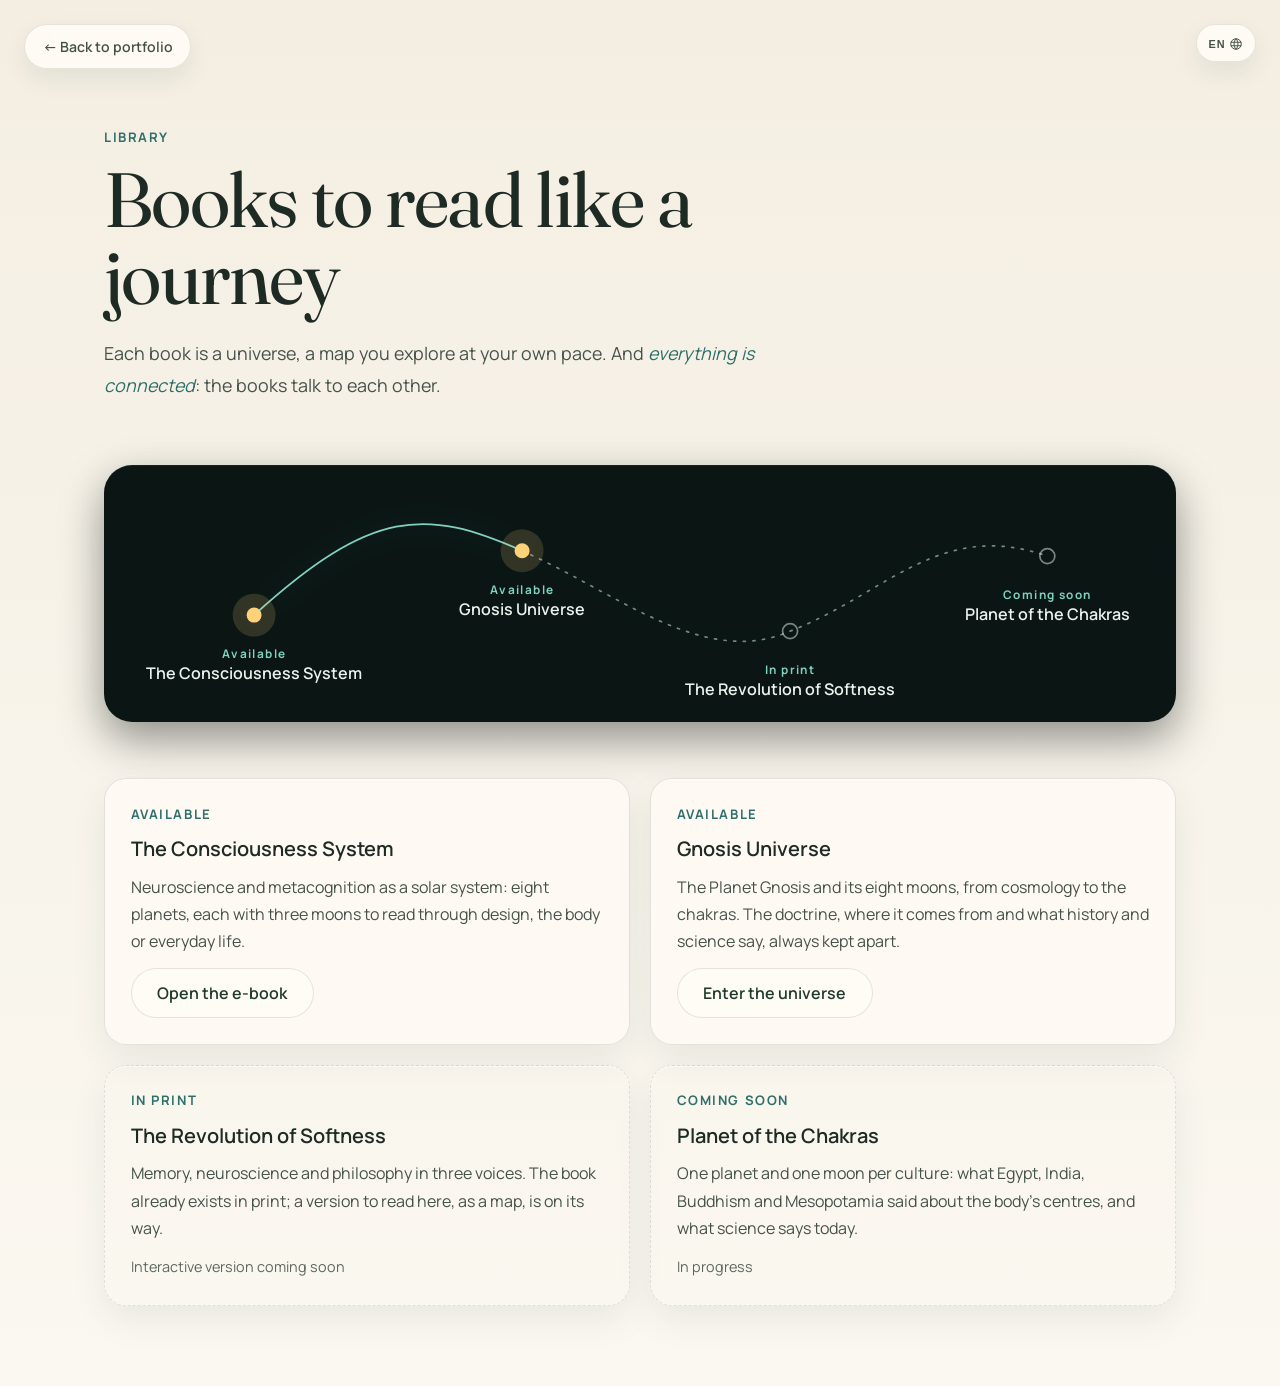
<file: biblioteca/index.html>
<!DOCTYPE html>
<html lang="pt-BR">
<head>
<meta charset="UTF-8">
<meta name="viewport" content="width=device-width, initial-scale=1.0">
<title>Biblioteca — Lucas Nunes</title>
<meta name="description" content="Os livros de Lucas Nunes para ler como quem viaja: os que já existem e os que estão a caminho.">
<link rel="icon" href="../favicon.svg" type="image/svg+xml">
<link rel="stylesheet" href="../lucasnunes-ds.css?v=2026110516">
<style>
*{margin:0;padding:0;box-sizing:border-box}
a{color:inherit;text-decoration:none}
body{font-family:var(--font-sans);background:linear-gradient(to bottom,var(--bg) 0%,var(--bg-soft) 100%);color:var(--text);line-height:1.7}
/* voltar — discreto, sem header pesado */
.back-link{
  position:fixed; top:1.5rem; left:1.5rem; z-index:20;
  display:flex; align-items:center; gap:.5rem;
  padding:.6rem 1.1rem; border-radius:999px;
  background:var(--surface-strong); border:1px solid var(--line);
  font-size:.88rem; font-weight:600; color:var(--text-soft);
  box-shadow:var(--shadow-soft);
 
}
.back-link:hover{ color:var(--text); background:var(--surface-strong); transform:translateY(-1px); }

/* ============================================================
   SELETOR DE IDIOMA — versão discreta para a página do poema
   ============================================================ */
.lang-slot{ position:fixed; top:1.5rem; right:1.5rem; z-index:20; }
.language-wrapper{
  position:relative; display:inline-flex; flex-direction:column;
  width:60px; max-height:38px; border-radius:999px;
  background:var(--surface-strong);
  border:1px solid var(--line);
  box-shadow:var(--shadow-soft);
  overflow:hidden;
 
}
.language-trigger{
  appearance:none; position:relative; z-index:2; flex:0 0 38px; width:100%; height:38px;
  border:0; border-radius:0; display:inline-flex; align-items:center; justify-content:center;
  gap:.25rem; color:var(--text-soft); background:transparent; cursor:pointer;
}
.language-trigger svg{ width:14px; height:14px; }
.language-current{ font-size:.68rem; letter-spacing:.08em; line-height:1; font-weight:600; }
.language-trigger:focus-visible{ outline:none; }
.language-options{
  width:100%; padding:0 .3rem .5rem; display:grid; align-items:center; gap:.2rem; box-sizing:border-box;
  opacity:0; transform:translateY(-10px);
 
}
.language-wrapper.is-open{
  max-height:250px; color:var(--text);
  background:var(--surface-strong);
  box-shadow:var(--shadow-card);
}
.language-wrapper.is-open .language-options{ opacity:1; transform:translateY(0); }
@media (hover:hover) and (pointer:fine){
  .language-wrapper:hover{ max-height:250px; background:var(--surface-strong); box-shadow:var(--shadow-card); }
  .language-wrapper:hover .language-options{ opacity:1; transform:translateY(0); }
}
.language-options button{
  appearance:none; min-width:44px; height:28px; border:0; border-radius:999px;
  color:var(--text-soft); background:transparent; font:inherit; font-size:.7rem; letter-spacing:.08em;
  cursor:pointer;
}
.language-options button:hover, .language-options button:focus-visible{
  color:var(--text); background:var(--surface); outline:none;
}
.language-options button.is-active{ color:var(--button-text); background-color:var(--accent); outline:none; }
.language-options button:active{ transform:scale(.96); }
@media (max-width:600px){
  .lang-slot{ top:1rem; right:1rem; }
  .language-wrapper{ width:52px; max-height:34px; }
  .language-trigger{ flex:0 0 34px; height:34px; }
}
@media (prefers-reduced-motion:reduce){
  .language-wrapper, .language-trigger, .language-options, .language-options button{ }
}



.wrap{max-width:var(--container);margin:0 auto;padding:0 var(--gutter)}
.label{display:block;font:700 .82rem/1.4 var(--font-sans);letter-spacing:.12em;text-transform:uppercase;color:var(--accent-dark)}
.opening{padding:8rem 0 3rem;max-width:44rem}
.opening h1{font:400 clamp(2.6rem,6vw,4.8rem)/1 var(--font-serif);letter-spacing:-.02em;margin:1rem 0 1.4rem}
.lead{font-size:1.12rem;line-height:1.75;color:var(--text-soft);max-width:60ch}
.lead em{color:var(--accent-dark)}
/* faixa noturna: a constelação dos livros */
.sky{background:var(--bg);border-radius:var(--radius-lg);box-shadow:var(--shadow-card),var(--glass-highlight);overflow:hidden;margin:1rem 0 3.5rem}
.sky svg{display:block;width:100%;height:auto}.sky .tall{display:none;max-width:420px;margin:0 auto}
@media (max-width:700px){.sky .wide{display:none}.sky .tall{display:block}}
.sky .rio{fill:none;stroke:var(--agua);stroke-width:1.6;stroke-linecap:round;filter:drop-shadow(var(--glow-rio))}
.sky .rio.next{stroke:var(--text-subtle);stroke-dasharray:2 7}
.sky .star{fill:var(--sinal)}
.sky .star.soon{fill:none;stroke:var(--text-subtle);stroke-width:1.6}
.sky .halo{fill:var(--sinal);opacity:.16;animation:breath var(--duration-breath) var(--easing-calm) infinite}
.sky text{font:600 15px var(--font-sans);fill:var(--text)}
.sky text.k{font:700 11px var(--font-sans);letter-spacing:.12em;fill:var(--accent-dark)}
.sky a:focus-visible text{text-decoration:underline}
@keyframes breath{0%,100%{opacity:.1}41%{opacity:.32}}
/* cartões */
.books{display:grid;grid-template-columns:1fr;gap:1.25rem;padding-bottom:5rem}
@media (min-width:760px){.books{grid-template-columns:1fr 1fr}}
.book{background:var(--surface);border:1px solid var(--line);border-radius:var(--radius-md);box-shadow:var(--shadow-card),var(--glass-highlight);padding:1.6rem;display:flex;flex-direction:column;gap:.8rem;opacity:0;transform:translateY(var(--rise-distance));transition:opacity var(--duration-calm) var(--easing-calm),transform var(--duration-calm) var(--easing-calm),border-color var(--duration-quick) var(--easing-calm)}
.book.in{opacity:1;transform:none}
.book h2{font:600 1.25rem/1.25 var(--font-sans);color:var(--text)}
.book p{color:var(--text-soft);max-width:60ch}
.book .go{margin-top:auto;align-self:flex-start;display:inline-flex;align-items:center;min-height:var(--control-height);padding:0 var(--button-pad-x);border-radius:var(--radius-pill);border:1px solid var(--line);background:var(--surface-strong);color:var(--link-text);font-weight:600;transition:border-color var(--duration-quick) var(--easing-calm)}
.book .go:hover,.book .go:focus-visible{border-color:var(--accent-dark);outline:none}
.book.soon{background:transparent;border-style:dashed}
.book .when{margin-top:auto;font-size:.9rem;color:var(--text-muted)}
@media (prefers-reduced-motion:reduce){.book{opacity:1;transform:none}.sky .halo{animation:none;opacity:.25}}
</style>
</head>
<body>
<a class="back-link" href="../index.html#trabalho" data-i18n="cs_back">← Voltar ao portfólio</a>
<div class="lang-slot" data-language-host></div>
<main class="wrap">
  <header class="opening">
    <span class="label" data-i18n="bib_eyebrow">Biblioteca</span>
    <h1 data-i18n="bib_h1">Livros para ler como quem viaja</h1>
    <p class="lead" data-i18n="bib_lead" data-i18n-html>Cada livro é um universo, um mapa que você percorre no seu ritmo. E <em>tudo está ligado</em>: os livros conversam entre si.</p>
  </header>
  <section class="sky" data-theme="noite" role="img" aria-label="Constelação dos livros: dois já abertos e dois a caminho, ligados por uma só linha." data-i18n="bib_sky_t" data-i18n-attr="aria-label"><svg class="wide" viewBox="0 0 1000 240" aria-hidden="true"><path class="rio" d="M140 140 C 250 40, 300 40, 390 80"/><path class="rio next" d="M390 80 C 480 120, 560 190, 640 155 C 730 120, 780 50, 880 85"/><a href="../sistema-da-consciencia/" tabindex="-1"><circle class="halo" cx="140" cy="140" r="20"/><circle class="star" cx="140" cy="140" r="7"/><text class="k" x="140" y="180" text-anchor="middle" data-i18n="bib_k_on">Disponível</text><text x="140" y="200" text-anchor="middle" data-i18n="bib_b1_h">Sistema da Consciência</text></a><a href="../universo-gnose/" tabindex="-1"><circle class="halo" cx="390" cy="80" r="20"/><circle class="star" cx="390" cy="80" r="7"/><text class="k" x="390" y="120" text-anchor="middle" data-i18n="bib_k_on">Disponível</text><text x="390" y="140" text-anchor="middle" data-i18n="bib_b2_h">Universo Gnose</text></a><a href="#delicadeza" tabindex="-1"><circle class="star soon" cx="640" cy="155" r="7"/><text class="k" x="640" y="195" text-anchor="middle" data-i18n="bib_k_paper">Em papel</text><text x="640" y="215" text-anchor="middle" data-i18n="bib_b3_h">Revolução da Delicadeza</text></a><a href="#chakras" tabindex="-1"><circle class="star soon" cx="880" cy="85" r="7"/><text class="k" x="880" y="125" text-anchor="middle" data-i18n="bib_k_soon">Em breve</text><text x="880" y="145" text-anchor="middle" data-i18n="bib_b4_h">Planeta dos Chakras</text></a></svg><svg class="tall" viewBox="0 0 360 480" aria-hidden="true"><path class="rio" d="M70 60 C 140 90, 150 120, 150 180"/><path class="rio next" d="M150 180 C 150 240, 70 240, 70 300 C 70 360, 150 360, 150 420"/><a href="../sistema-da-consciencia/" tabindex="-1"><circle class="halo" cx="70" cy="60" r="20"/><circle class="star" cx="70" cy="60" r="7"/><text class="k" x="98" y="56" text-anchor="start" data-i18n="bib_k_on">Disponível</text><text x="98" y="76" text-anchor="start" data-i18n="bib_b1_h">Sistema da Consciência</text></a><a href="../universo-gnose/" tabindex="-1"><circle class="halo" cx="150" cy="180" r="20"/><circle class="star" cx="150" cy="180" r="7"/><text class="k" x="178" y="176" text-anchor="start" data-i18n="bib_k_on">Disponível</text><text x="178" y="196" text-anchor="start" data-i18n="bib_b2_h">Universo Gnose</text></a><a href="#delicadeza" tabindex="-1"><circle class="star soon" cx="70" cy="300" r="7"/><text class="k" x="98" y="296" text-anchor="start" data-i18n="bib_k_paper">Em papel</text><text x="98" y="316" text-anchor="start" data-i18n="bib_b3_h">Revolução da Delicadeza</text></a><a href="#chakras" tabindex="-1"><circle class="star soon" cx="150" cy="420" r="7"/><text class="k" x="178" y="416" text-anchor="start" data-i18n="bib_k_soon">Em breve</text><text x="178" y="436" text-anchor="start" data-i18n="bib_b4_h">Planeta dos Chakras</text></a></svg></section>
  <section class="books" aria-label="Livros">
    <article class="book" id="sistema"><span class="label" data-i18n="bib_k_on">Disponível</span><h2 data-i18n="bib_b1_h">Sistema da Consciência</h2><p data-i18n="bib_b1_p">Neurociência e metacognição em forma de sistema solar: oito planetas, cada um com três luas para ler pelo design, pelo corpo ou pelo dia a dia.</p><a class="go" href="../sistema-da-consciencia/" data-i18n="bib_b1_go">Abrir o e-book</a></article>
    <article class="book" id="gnose"><span class="label" data-i18n="bib_k_on">Disponível</span><h2 data-i18n="bib_b2_h">Universo Gnose</h2><p data-i18n="bib_b2_p">O Planeta Gnose e as suas oito luas, da cosmologia aos chakras. A doutrina, de onde ela vem e o que a história e a ciência dizem, sempre separados.</p><a class="go" href="../universo-gnose/" data-i18n="bib_b2_go">Entrar no universo</a></article>
    <article class="book soon" id="delicadeza"><span class="label" data-i18n="bib_k_paper">Em papel</span><h2 data-i18n="bib_b3_h">Revolução da Delicadeza</h2><p data-i18n="bib_b3_p">Memória, neurociência e filosofia em três vozes. O livro já existe em papel; a versão para ler aqui, como um mapa, está a caminho.</p><span class="when" data-i18n="bib_soon_web">Versão interativa em breve</span></article>
    <article class="book soon" id="chakras"><span class="label" data-i18n="bib_k_soon">Em breve</span><h2 data-i18n="bib_b4_h">Planeta dos Chakras</h2><p data-i18n="bib_b4_p">Um planeta e uma lua por cultura: o que o Egito, a Índia, o budismo e a Mesopotâmia disseram sobre os centros do corpo, e o que a ciência diz hoje.</p><span class="when" data-i18n="bib_soon">Em construção</span></article>
  </section>
</main>
<script src="../i18n-portfolio.js?v=2026112101"></script>
<script>
(function(){
  var cards=document.querySelectorAll('.book');
  if(!('IntersectionObserver' in window)){cards.forEach(function(c){c.classList.add('in')});return}
  var io=new IntersectionObserver(function(es){es.forEach(function(e){if(e.isIntersecting){e.target.classList.add('in');io.unobserve(e.target)}})},{threshold:.15});
  cards.forEach(function(c){io.observe(c)});
})();
</script>
</body>
</html>
</file>
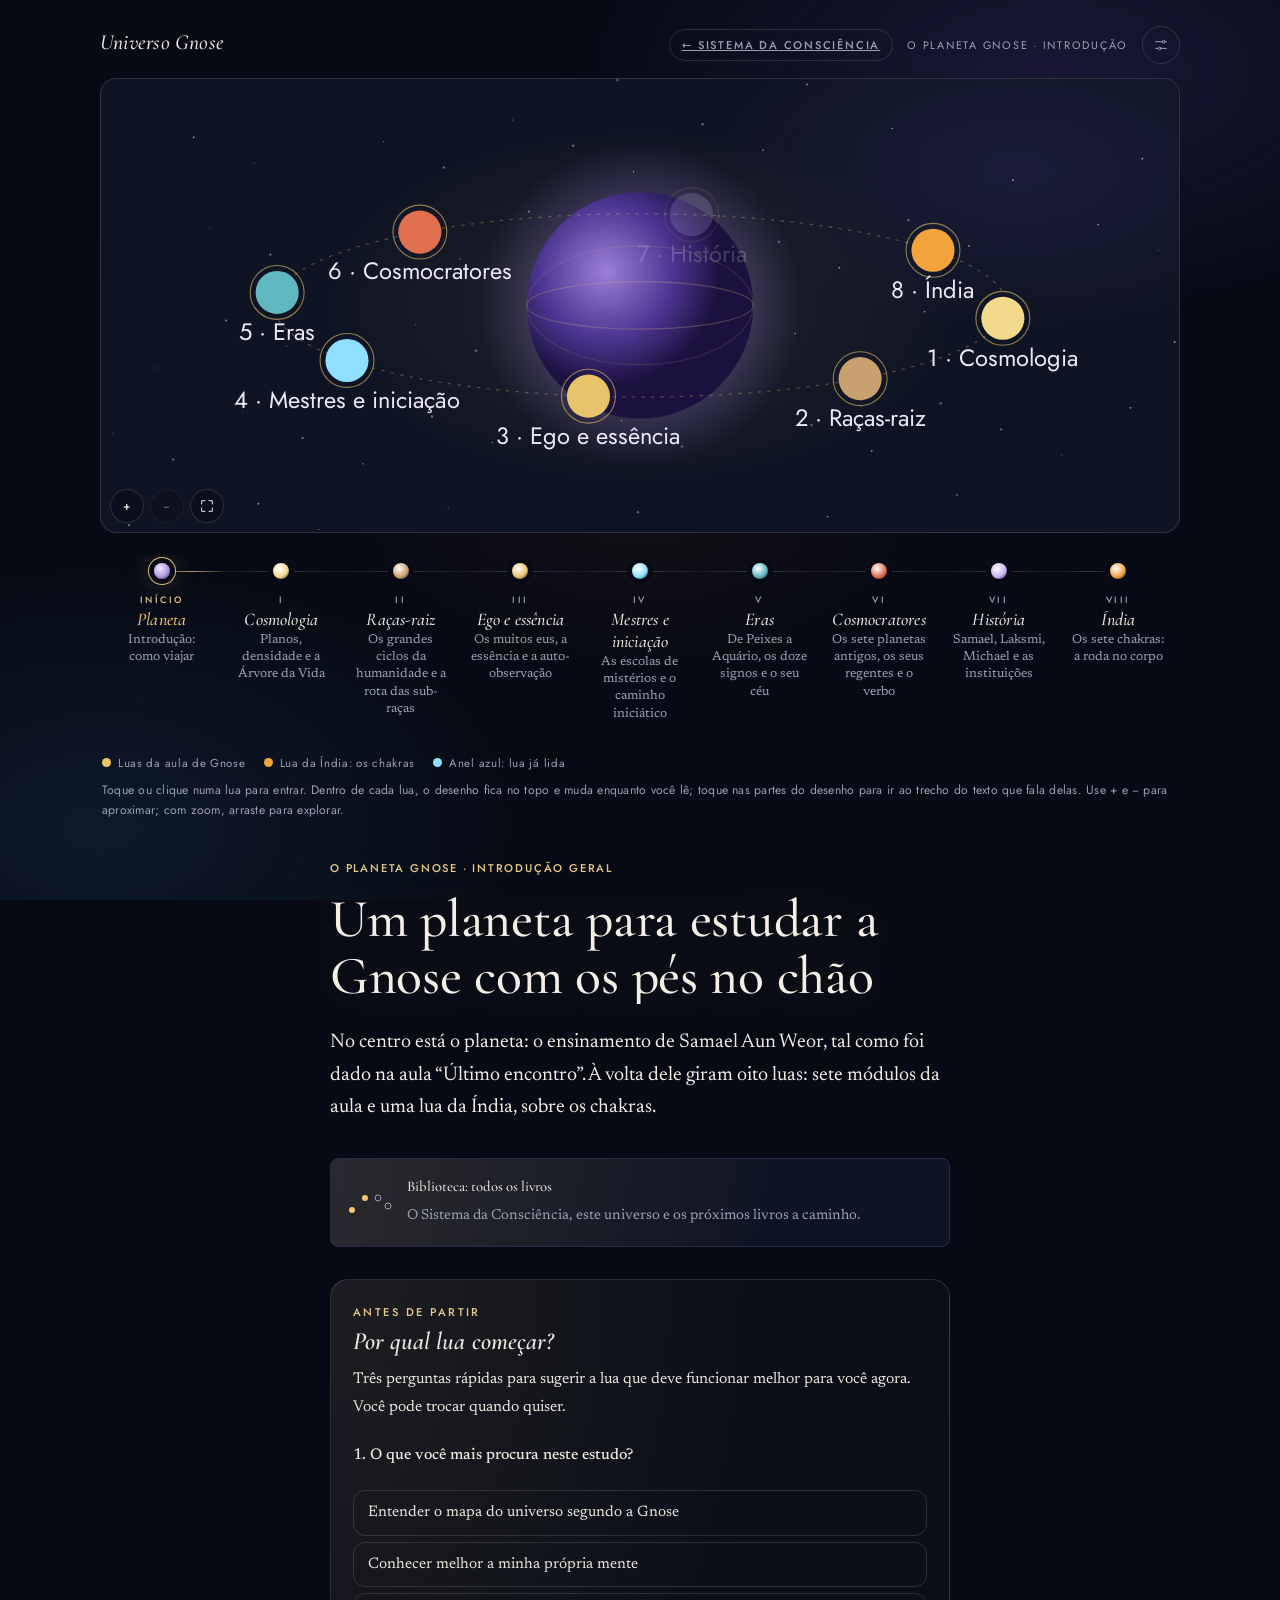
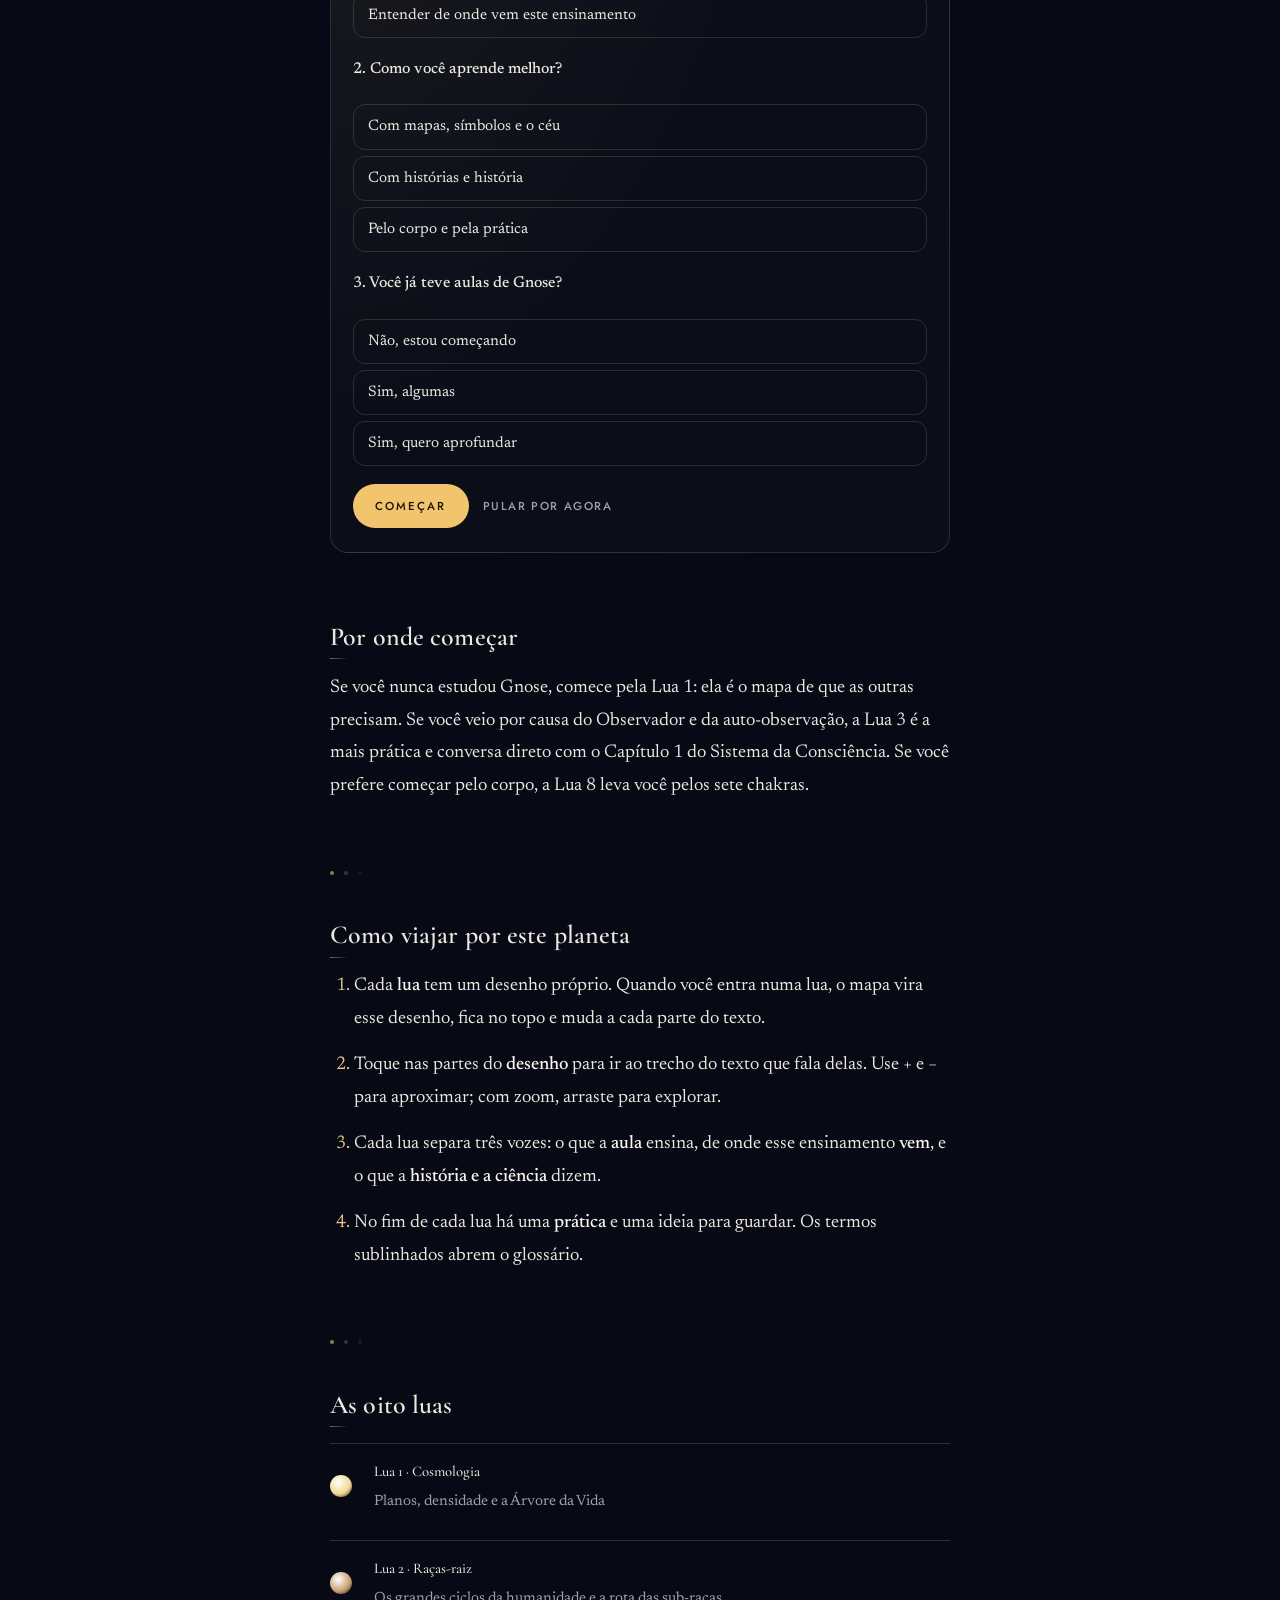
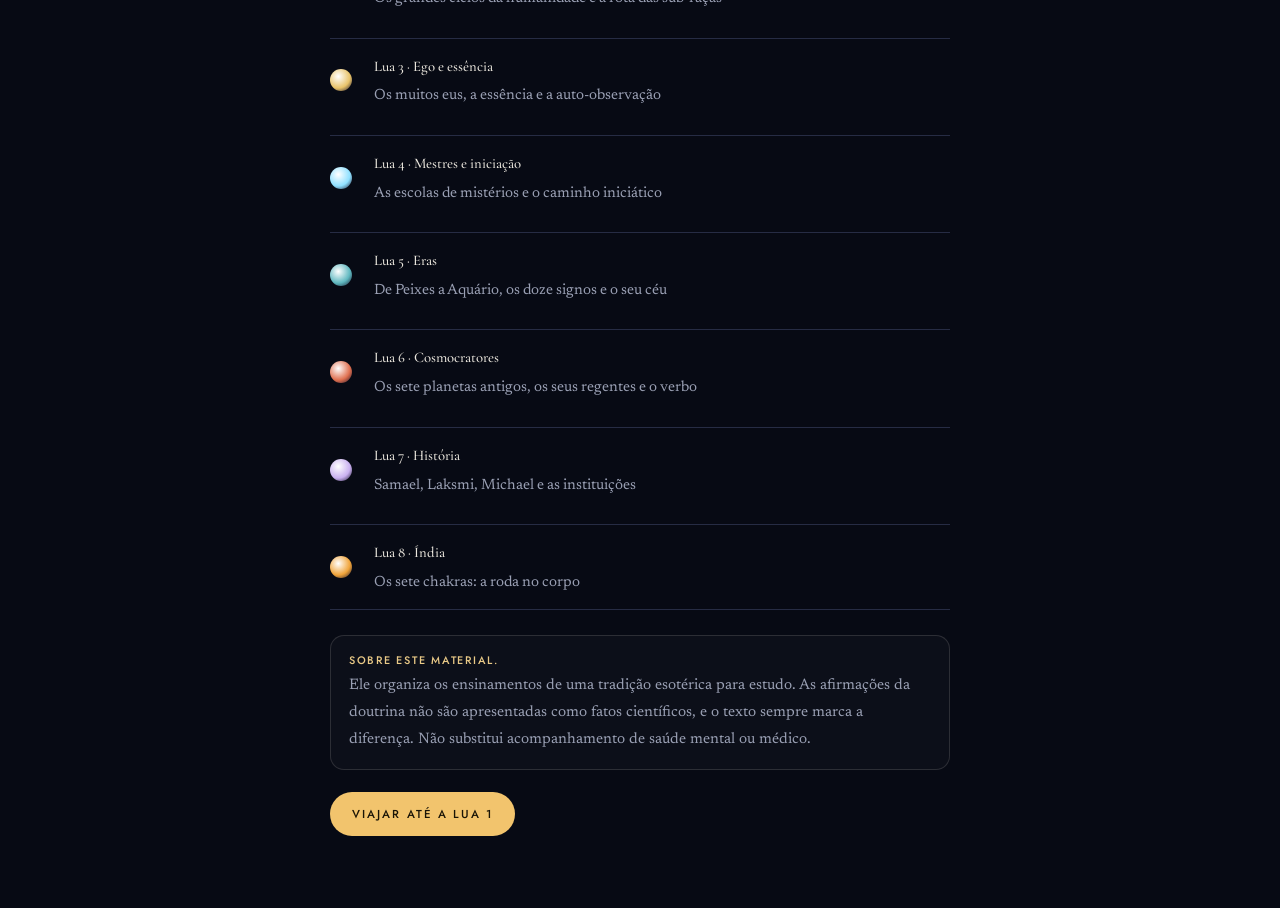
<file: universo-gnose/index.html>
<!DOCTYPE html>
<html lang="pt-BR">
<head>
<meta charset="UTF-8">
<meta name="viewport" content="width=device-width, initial-scale=1, viewport-fit=cover">
<meta name="description" content="Universo Gnose: o Planeta Gnose e as suas oito luas, no mesmo céu do Sistema da Consciência. Projeto de Lucas Nunes.">
<title>Universo Gnose</title>
<link rel="preconnect" href="https://fonts.googleapis.com">
<link rel="preconnect" href="https://fonts.gstatic.com" crossorigin>
<link rel="stylesheet" href="https://fonts.googleapis.com/css2?family=Cormorant+Garamond:ital,wght@0,500;0,600;1,500;1,600&family=Newsreader:ital,opsz,wght@0,6..72,400;0,6..72,500;1,6..72,400&family=Jost:wght@400;500&display=swap">
<style>

/* Layout: mapa do sistema solar no topo de cada página (Sol = introdução, planetas = capítulos,
   três luas por planeta = caminhos), leitura em coluna única por baixo. Tema escuro por escolha. */
:root{
  color-scheme:dark;
  --space:#070A14;
  --panel:#0F1424;
  --panel-2:#151B30;
  --fg:#E6E9F2;
  --muted:#98A0B8;
  --line:#2A3250;
  --accent:#F2C46D;
  --p-design:#A9B1FF;
  --p-body:#F0A56B;
  --p-simple:#7FD8A8;
  --t-design:#1E2246;
  --t-body:#3A2618;
  --t-simple:#14332A;
  --font-display:"Unbounded","Helvetica Neue",Arial,sans-serif;
  --font-body:"Source Serif 4",Georgia,"Times New Roman",serif;
  --font-mono:"IBM Plex Mono",ui-monospace,Menlo,Consolas,monospace;
}
*{box-sizing:border-box}
html{background:var(--space)}
body{
  background:var(--space);color:var(--fg);
  font-family:var(--font-body);font-size:18px;line-height:1.7;
  padding-left:max(16px,env(safe-area-inset-left,0px));
  padding-right:max(16px,env(safe-area-inset-right,0px));
  padding-block:18px 64px;
}
#stars{position:fixed;inset:0;width:100%;height:100%;z-index:0;pointer-events:none}
.nebula{position:fixed;inset:0;z-index:0;pointer-events:none;background:radial-gradient(ellipse 55% 40% at 82% 8%,rgba(92,74,170,.22),transparent 70%),radial-gradient(ellipse 50% 45% at 8% 92%,rgba(40,100,140,.18),transparent 70%),radial-gradient(ellipse 35% 30% at 50% 55%,rgba(170,90,60,.08),transparent 70%)}
@media (prefers-reduced-motion:no-preference){.nebula{animation:neb 26s ease-in-out infinite alternate}@keyframes neb{from{opacity:.6;transform:scale(1)}to{opacity:1;transform:scale(1.06)}}}
.hglow,.lbl,.dust,#ctail{pointer-events:none}
.map{background:radial-gradient(ellipse 45% 60% at 50% 50%,rgba(242,196,109,.09),transparent 65%),radial-gradient(ellipse 40% 50% at 85% 20%,rgba(110,90,200,.12),transparent 70%),var(--panel)!important}
.shell{position:relative;z-index:1;max-width:1080px;margin:0 auto}
a{color:var(--accent)}
.top{display:flex;align-items:baseline;justify-content:space-between;gap:12px;flex-wrap:wrap;margin-bottom:14px}
.brand{font-family:var(--font-display);font-weight:500;font-size:1rem;letter-spacing:.02em;color:var(--fg);text-decoration:none}
.where{font:400 .72rem var(--font-mono);letter-spacing:.08em;text-transform:uppercase;color:var(--muted)}
.map{background:radial-gradient(ellipse at 0% 50%,rgba(242,196,109,.10),transparent 55%),var(--panel);border:1px solid var(--line);border-radius:10px;overflow-x:auto;overflow-y:hidden}
.map svg{display:block;width:100%;min-width:640px;height:auto}
.mapwrap{position:relative}
.zoom{position:absolute;left:10px;top:10px;display:flex;flex-wrap:wrap;gap:6px;z-index:2}
.zoom button{font:500 .72rem var(--font-mono);color:var(--fg);background:rgba(15,20,36,.82);border:1px solid var(--line);border-radius:999px;min-width:34px;height:32px;padding:0 12px;cursor:pointer;backdrop-filter:blur(4px)}
.zoom button:hover{border-color:var(--accent)}
.zoom button[aria-pressed="true"]{border-color:var(--accent);color:var(--accent)}
.zoom button:disabled{opacity:.4;cursor:default}
.map svg.grab{cursor:grab}.map svg.grabbing{cursor:grabbing}
.orbit{vector-effect:non-scaling-stroke}
.plabel{transition:opacity .35s ease}
.plabel.off{opacity:0}
.timeline{margin:14px 0 0;overflow-x:auto;padding:6px 2px 10px;scrollbar-width:thin}
.timeline ol{list-style:none;margin:0;padding:0;display:grid;grid-auto-flow:column;grid-auto-columns:minmax(112px,1fr);min-width:100%}
.tl{position:relative;display:flex;flex-direction:column;align-items:center;text-align:center;gap:3px;padding:0 6px;margin:0;min-width:0}
.tl::before{content:"";position:absolute;top:11px;left:0;right:0;height:2px;background:var(--line)}
.tl:first-child::before{left:50%}.tl:last-child::before{right:50%}
.tl.visited::before{background:rgba(242,196,109,.55)}
.tl-dot{position:relative;z-index:1;width:24px;height:24px;border-radius:50%;background:var(--g);box-shadow:0 0 0 3px var(--space);transition:transform .2s,box-shadow .2s}
.tl-dot:hover,.tl-dot:focus-visible{transform:scale(1.15);box-shadow:0 0 0 3px var(--space),0 0 16px rgba(242,196,109,.6)}
.tl.current .tl-dot{box-shadow:0 0 0 3px var(--space),0 0 0 5px var(--accent),0 0 18px rgba(242,196,109,.55)}
.tl-name{font:500 .72rem var(--font-display);color:var(--fg);text-decoration:none;margin-top:5px}
.tl-name:hover{color:var(--accent)}
.tl.current .tl-name{color:var(--accent)}
.tl-topic{font-size:.8rem;line-height:1.3;color:var(--muted)}
.tl-moons{display:flex;gap:0;align-items:center;margin-top:1px}
.tl-moon{width:22px;height:22px;display:grid;place-items:center;text-decoration:none}
.tl-moon::before{content:"";width:9px;height:9px;border-radius:50%;border:1.5px solid var(--mc)}
.tl-moon.visited::before{background:var(--mc)}
.tl-moon.current::before{background:var(--mc);box-shadow:0 0 8px var(--mc)}
.tl-moon:hover::before{box-shadow:0 0 8px var(--mc)}
.tl-comet{width:22px;height:22px;display:grid;place-items:center;font-size:.8rem;text-decoration:none;color:#F7E2A8;opacity:.55}
.tl-comet.visited,.tl-comet.current,.tl-comet:hover{opacity:1}
.legend{display:flex;flex-wrap:wrap;gap:6px 18px;margin:10px 2px 0;font:400 .72rem var(--font-mono);color:var(--muted);list-style:none;padding:0}
.legend li{display:flex;align-items:center;gap:7px}
.legend i{width:9px;height:9px;border-radius:50%;display:inline-block}
.hint{font:400 .72rem var(--font-mono);color:var(--muted);margin:6px 2px 0}
main{min-width:0;outline:none;margin-top:40px}
.view{max-width:66ch;margin:0 auto}
.eyebrow{font:500 .72rem var(--font-mono);letter-spacing:.12em;text-transform:uppercase;color:var(--accent);margin:0 0 12px}
h1{font-family:var(--font-display);font-weight:500;font-size:clamp(1.6rem,4.4vw,2.35rem);line-height:1.18;letter-spacing:-.01em;margin:0 0 18px;text-wrap:balance}
h2{font-family:var(--font-display);font-weight:500;font-size:1.15rem;line-height:1.35;margin:2.4rem 0 .7rem;text-wrap:balance}
h3{font-family:var(--font-display);font-weight:500;font-size:1rem;margin:1.6rem 0 .4rem}
.lead{font-size:1.18rem;line-height:1.6}
p{margin:0 0 1em}
ul,ol{padding-left:1.3em;margin:0 0 1em}
li{margin-bottom:.4em}
strong{color:#fff;font-weight:600}
.note{background:var(--panel);border:1px solid var(--line);border-radius:6px;padding:14px 16px;font-size:.95rem;color:var(--muted);margin:1.4em 0}
.note strong{color:var(--fg)}
.why{display:grid;grid-template-columns:72px minmax(0,1fr);gap:16px;align-items:start;background:var(--panel);border:1px solid var(--line);border-radius:10px;padding:18px;margin:0 0 1.8rem}
.why svg{width:72px;height:72px}
.why h2{margin:0 0 .35rem;font-size:.95rem}
.why p{font-size:.98rem;margin:0 0 .6em;color:var(--fg)}
.why p:last-child{margin:0}
.why .facts{font:400 .74rem var(--font-mono);color:var(--muted);letter-spacing:.02em}
.keep{margin:2rem 0;padding:18px 20px;border-radius:8px;background:var(--tint,var(--panel));font-family:var(--font-display);font-size:1.02rem;line-height:1.5;font-weight:400}
.keep small{display:block;font:500 .68rem var(--font-mono);letter-spacing:.1em;text-transform:uppercase;color:var(--muted);margin-bottom:8px}
.chip{display:inline-block;font:500 .7rem var(--font-mono);letter-spacing:.08em;text-transform:uppercase;padding:4px 9px;border-radius:3px;background:var(--tint);color:var(--fg);margin-bottom:12px}
.btn{display:inline-block;font:500 .85rem var(--font-display);letter-spacing:.02em;text-decoration:none;padding:13px 20px;border-radius:999px;background:var(--accent);color:#1A1406;border:0;cursor:pointer}
.btn:hover{box-shadow:0 0 22px rgba(242,196,109,.45)}
.btn.ghost{background:transparent;color:var(--fg);border:1px solid var(--line)}
.btn.ghost:hover{border-color:var(--accent);box-shadow:none}
.paths{display:grid;gap:12px;margin:1.2rem 0 2rem;grid-template-columns:repeat(auto-fit,minmax(min(100%,200px),1fr))}
.path{display:flex;flex-direction:column;gap:6px;text-decoration:none;color:var(--fg);background:var(--tint);border-radius:8px;padding:16px;border:1px solid transparent;min-width:0;transition:border-color .2s,box-shadow .2s}
.path:hover,.path:focus-visible{border-color:var(--c);box-shadow:0 0 24px -6px var(--c)}
.path .moon{width:14px;height:14px;border-radius:50%;background:var(--c);box-shadow:0 0 10px var(--c)}
.path b{font-family:var(--font-display);font-weight:500;font-size:.95rem}
.path span{font-size:.9rem;line-height:1.45;color:var(--muted)}
.path em{font:400 .72rem var(--font-mono);font-style:normal;color:var(--muted);margin-top:auto;padding-top:6px}
.path.off{background:var(--panel);border:1px dashed var(--line);cursor:default}
.path.off .moon{background:transparent;border:1.5px dashed var(--muted);box-shadow:none}
.path.off:hover{box-shadow:none;border-color:var(--line)}
.comet-card{display:flex;gap:14px;align-items:center;text-decoration:none;color:var(--fg);background:linear-gradient(100deg,rgba(242,196,109,.12),transparent 70%),var(--panel);border:1px solid var(--line);border-radius:8px;padding:14px 16px;margin:0 0 2rem}
.comet-card:hover{border-color:var(--accent)}
.comet-card b{font-family:var(--font-display);font-weight:500;font-size:.92rem;display:block}
.comet-card span{font-size:.9rem;color:var(--muted)}
.next{margin-top:2.4rem;padding-top:1.4rem;border-top:1px solid var(--line);display:flex;flex-direction:column;gap:14px;align-items:flex-start}
.next .alt{font-size:.95rem;color:var(--muted);margin:0}
.chapters{list-style:none;padding:0;margin:1rem 0 1.6rem}
.chapters li{display:grid;grid-template-columns:30px minmax(0,1fr);gap:4px 14px;align-items:center;padding:12px 0;border-top:1px solid var(--line);margin:0}
.chapters li:last-child{border-bottom:1px solid var(--line)}
.chapters i{width:22px;height:22px;border-radius:50%;display:block;background:var(--g)}
.chapters b{font-family:var(--font-display);font-weight:500;font-size:.92rem}
.chapters span{display:block;color:var(--muted);font-size:.93rem}
/* mapa */
.orbit{fill:none;stroke:var(--line);stroke-width:1}
.orbit.lit{stroke:rgba(242,196,109,.45)}
.lbl{font:500 11px var(--font-mono);fill:var(--muted);letter-spacing:.04em}
.lbl.big{font:500 12px var(--font-display);fill:var(--fg);letter-spacing:.02em}
.body{transition:filter .25s ease,transform .25s ease;transform-box:fill-box;transform-origin:center}
.planet a:hover .body,.planet a:focus-visible .body,.planet.current .body{filter:drop-shadow(0 0 10px var(--glow)) drop-shadow(0 0 22px var(--glow))}
.planet a:hover .body,.planet a:focus-visible .body{transform:scale(1.12)}
.planet a{outline:none}
.planet .halo{fill:none;stroke:var(--glow);stroke-width:1.2;opacity:0;stroke-dasharray:2 4}
.planet.current .halo{opacity:.9}
.moonN circle.m{stroke:var(--mc);stroke-width:1.6;fill:var(--space);transition:filter .2s}
.moonN.visited circle.m{fill:var(--mc)}
.moonN a:hover circle.m,.moonN a:focus-visible circle.m,.moonN.current circle.m{fill:var(--mc);filter:drop-shadow(0 0 6px var(--mc)) drop-shadow(0 0 12px var(--mc))}
.moonN.off circle.m{stroke-dasharray:2 2;opacity:.45}
.tether{stroke:var(--line);stroke-width:1}
.hit{fill:transparent}
.sun-core{transition:filter .3s}
.planet.sun a:hover .sun-core,.planet.sun.current .sun-core{filter:drop-shadow(0 0 18px rgba(255,190,90,.8))}
.comet a:hover .body,.comet.current .body{filter:drop-shadow(0 0 10px #F7E2A8)}
a:focus-visible,button:focus-visible{outline:2px solid var(--accent);outline-offset:3px}
@media (prefers-reduced-motion:no-preference){
  .view{animation:in .45s ease both}
  @keyframes in{from{opacity:.0;transform:translateY(8px)}to{opacity:1;transform:none}}
  .ringspin{animation:spin 60s linear infinite;transform-box:fill-box;transform-origin:center}
  @keyframes spin{to{transform:rotate(360deg)}}
}

/* ===== Refinamento: tipografia fina, linha do tempo e leitura interativa ===== */
:root{
  --font-display:"Cormorant Garamond","Iowan Old Style","Palatino Linotype",Georgia,serif;
  --font-body:"Newsreader","Iowan Old Style",Georgia,"Times New Roman",serif;
  --font-mono:"Jost","Avenir Next","Segoe UI",system-ui,sans-serif;
  --font-ui:"Jost","Avenir Next","Segoe UI",system-ui,sans-serif;
  --fg:#ECE8DF;
  --muted:#9AA0B4;
  --line:#262C44;
  --hair:rgba(236,232,223,.14);
  --gold:#E9C987;
}
body{font-size:18.5px;line-height:1.78;font-optical-sizing:auto}
.brand{font:italic 500 1.35rem var(--font-display);letter-spacing:.01em}
.where,.eyebrow,.legend,.hint,.chip,.facts,.path em,.chapters .n{font-family:var(--font-ui)!important;letter-spacing:.16em}
.where{font-size:.68rem}
.eyebrow{font-size:.7rem;font-weight:500;color:var(--gold)}
.hint{letter-spacing:.02em!important;font-size:.76rem;line-height:1.6}
.legend{letter-spacing:.06em!important}
h1{font:500 clamp(2.3rem,5.6vw,3.35rem)/1.06 var(--font-display);letter-spacing:-.005em;margin-bottom:22px}
h2{font:600 1.62rem/1.2 var(--font-display);letter-spacing:.005em;margin:2.8rem 0 .8rem;position:relative;padding-bottom:.45rem}
h2::after{content:"";position:absolute;left:0;bottom:0;width:72px;height:1px;background:linear-gradient(90deg,var(--gold),transparent);transform-origin:left;transform:scaleX(.25);opacity:.5;transition:transform 1.1s cubic-bezier(.2,.7,.2,1),opacity 1.1s}
h2.in::after{transform:scaleX(1);opacity:1}
h3{font:600 1.2rem var(--font-display)}
.lead{font-size:1.24rem;line-height:1.62;color:#F3EFE7}
strong{color:#FBF7EE;font-weight:500}
li::marker{color:var(--gold)}
.view h1{
  color:#F4EFE6;
  background:linear-gradient(100deg,#F4EFE6 0%,#F4EFE6 38%,#F6D68E 50%,#F4EFE6 62%,#F4EFE6 100%);
  background-size:260% 100%;background-position:100% 0;
  -webkit-background-clip:text;background-clip:text;-webkit-text-fill-color:transparent;
  filter:drop-shadow(0 0 22px rgba(242,196,109,.16));
}
@media (prefers-reduced-motion:no-preference){
  .view h1{animation:shimmer 11s ease-in-out infinite}
  @keyframes shimmer{0%,18%{background-position:100% 0}62%,100%{background-position:0 0}}
}
.chip{background:transparent!important;border:1px solid var(--hair);border-radius:999px;padding:5px 12px;font-size:.7rem;font-weight:500;color:var(--muted)}
.chip::before{content:"";display:inline-block;width:6px;height:6px;border-radius:50%;background:var(--gold);margin-right:8px;vertical-align:1px;box-shadow:0 0 8px var(--gold)}
.readtime{display:block;font:400 .72rem var(--font-ui);letter-spacing:.14em;text-transform:uppercase;color:var(--muted);margin:-8px 0 22px}
.keep{background:none!important;border-top:1px solid rgba(233,201,135,.35);border-bottom:1px solid rgba(233,201,135,.35);border-radius:0;padding:28px 6px 26px;margin:2.8rem 0;text-align:center;font:italic 500 1.5rem/1.42 var(--font-display)}
.keep::before{content:"✦";display:block;color:var(--gold);font:normal .85rem var(--font-ui);margin-bottom:8px}
.keep small{font:500 .7rem var(--font-ui);letter-spacing:.2em;font-style:normal;color:var(--gold);margin-bottom:12px}
.note{background:rgba(236,232,223,.025);border:1px solid var(--hair);border-radius:14px;padding:16px 18px;font-size:.95rem}
.note strong{font:500 .68rem var(--font-ui);letter-spacing:.16em;text-transform:uppercase;color:var(--gold);display:block;margin-bottom:4px}
.why{background:radial-gradient(120% 140% at 0% 0%,rgba(233,201,135,.07),transparent 60%),rgba(236,232,223,.02);border:1px solid var(--hair);border-radius:16px}
.why h2{font:600 1.2rem var(--font-display);padding:0;margin:0 0 .4rem}
.why h2::after{display:none}
.path{background:linear-gradient(160deg,var(--tint),transparent 75%)!important;border:1px solid var(--hair)!important;border-radius:14px}
.path b{font:italic 600 1.15rem var(--font-display)}
.btn{font:500 .72rem var(--font-ui);letter-spacing:.18em;text-transform:uppercase;padding:14px 22px}
.map{border-color:var(--hair)!important;border-radius:16px!important}
.zoom button{font-family:var(--font-ui);letter-spacing:.06em;background:rgba(10,14,26,.66);border-color:var(--hair)}
.lbl{font:400 9.5px var(--font-ui)!important;letter-spacing:.14em;text-transform:uppercase;fill:var(--muted)}
.lbl.big{font:italic 500 15px var(--font-display)!important;letter-spacing:.01em;text-transform:none;fill:#F1ECE2}
/* linha do tempo mais fina */
.timeline{margin:22px 0 0;padding:8px 2px 14px}
.timeline ol{grid-auto-columns:minmax(118px,1fr)}
.tl{gap:2px}
.tl::before{top:8px;height:1px;background:linear-gradient(90deg,rgba(154,160,180,.08),rgba(154,160,180,.3),rgba(154,160,180,.08))}
.tl.visited::before{background:linear-gradient(90deg,rgba(233,201,135,.2),rgba(233,201,135,.75),rgba(233,201,135,.2))}
.tl-dot{width:16px;height:16px;box-shadow:0 0 0 5px var(--space),0 0 12px -2px rgba(255,255,255,.3)}
.tl-dot:hover,.tl-dot:focus-visible{transform:scale(1.3);box-shadow:0 0 0 5px var(--space),0 0 16px rgba(242,196,109,.6)}
.tl.current .tl-dot{box-shadow:0 0 0 5px var(--space),0 0 0 6px rgba(233,201,135,.9),0 0 24px rgba(242,196,109,.55)}
.tl-num{font:500 .58rem var(--font-ui);letter-spacing:.26em;text-transform:uppercase;color:var(--muted);margin-top:12px}
.tl-name{font:italic 500 1.12rem var(--font-display);margin-top:0;letter-spacing:.01em}
.tl.current .tl-num{color:var(--gold)}
.tl-topic{font:400 .8rem/1.35 var(--font-body);color:var(--muted);max-width:16ch}
.tl-moon{width:16px;height:16px}
.tl-moon::before{width:6px;height:6px;border-width:1px}
/* barra de leitura */
#readbar{position:fixed;left:0;right:0;top:env(safe-area-inset-top,0px);height:2px;z-index:20;background:linear-gradient(90deg,rgba(233,201,135,.2),var(--gold));transform-origin:left;transform:scaleX(0);pointer-events:none}
/* leitura com índice lateral */
#view{display:grid;grid-template-columns:minmax(0,1fr)}
.rail{display:none}
@media (min-width:1180px){
  #view{grid-template-columns:1fr minmax(0,66ch) 1fr;column-gap:48px}
  #view>.view{grid-column:2}
  .rail{display:block;grid-column:3;grid-row:1;align-self:start;position:sticky;top:32px;max-width:210px;margin-top:150px}
}
.rail p{font:500 .7rem var(--font-ui);letter-spacing:.22em;text-transform:uppercase;color:var(--muted);margin:0 0 10px}
.rail ol{list-style:none;padding:0;margin:0;border-left:1px solid var(--hair)}
.rail li{margin:0}
.rail a{display:block;padding:6px 0 6px 14px;margin-left:-1px;border-left:1px solid transparent;font:400 .86rem/1.35 var(--font-body);color:var(--muted);text-decoration:none;transition:color .3s,border-color .3s}
.rail a:hover{color:var(--fg)}
.rail a.on{color:var(--gold);border-left-color:var(--gold)}
/* glossário */
.gl{color:inherit;border-bottom:1px dotted rgba(233,201,135,.7);cursor:help;transition:color .2s,background .2s;border-radius:2px}
.gl:hover,.gl:focus-visible,.gl.open{color:var(--gold);background:rgba(233,201,135,.08);outline:none}
#glpop{position:fixed;z-index:30;max-width:300px;padding:14px 16px;border-radius:12px;background:rgba(14,18,32,.96);border:1px solid rgba(233,201,135,.35);box-shadow:0 18px 40px rgba(0,0,0,.45),0 0 30px rgba(233,201,135,.08);font:400 .9rem/1.5 var(--font-body);color:var(--fg);backdrop-filter:blur(6px)}
#glpop b{display:block;font:italic 600 1.1rem var(--font-display);color:var(--gold);margin-bottom:4px}
/* lembrar antes de seguir */
.recall{margin:3rem 0 1rem;padding:26px 24px;border-radius:18px;border:1px solid var(--hair);background:radial-gradient(130% 120% at 100% 0%,rgba(169,177,255,.08),transparent 55%),rgba(236,232,223,.02)}
.recall .k{font:500 .7rem var(--font-ui);letter-spacing:.22em;text-transform:uppercase;color:var(--gold);margin:0 0 6px}
.recall h3{margin:0 0 .5rem;font:italic 600 1.45rem var(--font-display)}
.recall p{font-size:.98rem}
.recall .row{display:flex;flex-wrap:wrap;gap:8px;margin-top:8px}
.recall button{font:500 .7rem var(--font-ui);letter-spacing:.14em;text-transform:uppercase;color:var(--fg);background:transparent;border:1px solid var(--hair);border-radius:999px;padding:10px 16px;cursor:pointer;transition:border-color .2s,color .2s}
.recall button:hover,.recall button[aria-pressed="true"]{border-color:var(--gold);color:var(--gold)}
.recall ol{margin:14px 0 6px;padding-left:1.2em}
.recall ol li{font-size:.98rem}
.recall .msg{margin:12px 0 0;font-style:italic;color:#F3EFE7}
.recall .prev{font:400 .74rem var(--font-ui);letter-spacing:.06em;color:var(--muted);margin:10px 0 0}

/* ===== Fase 2: navbar flutuante, painel, ajustes ===== */
.top-r{display:flex;align-items:center;gap:14px}
.top-set{display:inline-flex;align-items:center;gap:7px;font:500 .7rem var(--font-ui);letter-spacing:.16em;text-transform:uppercase;color:var(--muted);background:none;border:1px solid var(--hair);border-radius:999px;padding:7px 12px;cursor:pointer}
.top-set svg{width:15px;height:15px}
.top-set:hover{color:var(--gold);border-color:rgba(233,201,135,.45)}
#dock{position:fixed;left:50%;bottom:calc(14px + env(safe-area-inset-bottom,0px));z-index:25;display:flex;align-items:center;gap:4px;padding:5px 6px 5px 8px;border-radius:999px;background:rgba(12,16,30,.8);border:1px solid var(--hair);backdrop-filter:blur(14px) saturate(1.2);-webkit-backdrop-filter:blur(14px) saturate(1.2);box-shadow:0 14px 40px rgba(0,0,0,.45);max-width:calc(100vw - 24px);opacity:0;pointer-events:none;transform:translate(-50%,24px);transition:opacity .35s ease,transform .35s ease}
#dock.show{opacity:1;pointer-events:auto;transform:translate(-50%,0)}
@media (min-width:900px){#dock{top:calc(14px + env(safe-area-inset-top,0px));bottom:auto;transform:translate(-50%,-24px)}#dock.show{transform:translate(-50%,0)}}
.d-here{display:flex;align-items:center;gap:10px;background:none;border:0;color:var(--fg);cursor:pointer;padding:4px 10px 4px 2px;min-width:0;border-radius:999px}
.d-here:hover .d-text b{color:var(--gold)}
.d-planet{width:20px;height:20px;border-radius:50%;background:var(--g,#888);box-shadow:0 0 12px rgba(255,255,255,.22);flex:none}
.d-text{display:flex;flex-direction:column;align-items:flex-start;min-width:0;line-height:1.15}
.d-text b{font:italic 500 1.02rem var(--font-display);white-space:nowrap;overflow:hidden;text-overflow:ellipsis;max-width:20ch;transition:color .2s}
.d-text small{font:500 .56rem var(--font-ui);letter-spacing:.18em;text-transform:uppercase;color:var(--muted);white-space:nowrap}
.d-moons{display:flex;gap:0;padding:0 4px;border-left:1px solid var(--hair);border-right:1px solid var(--hair)}
.d-moons:empty{display:none}
.d-moon{width:30px;height:34px;display:grid;place-items:center;border-radius:50%}
.d-moon::before{content:"";width:9px;height:9px;border-radius:50%;border:1.5px solid var(--mc)}
.d-moon.on::before{background:var(--mc);box-shadow:0 0 9px var(--mc)}
.d-moon:hover::before{box-shadow:0 0 9px var(--mc)}
.d-btn{width:38px;height:38px;border-radius:50%;display:grid;place-items:center;background:none;border:0;color:var(--muted);cursor:pointer;transition:color .2s,background .2s}
.d-btn:hover,.d-btn[aria-expanded="true"]{color:var(--gold);background:rgba(233,201,135,.09)}
.d-btn svg{width:18px;height:18px}
.d-prog{position:absolute;left:22px;right:22px;bottom:1px;height:1px;background:linear-gradient(90deg,var(--gold),rgba(233,201,135,.25));transform-origin:left;transform:scaleX(0)}
@media (max-width:420px){.d-text b{max-width:9ch}.d-text small{display:none}}
#scrim{position:fixed;inset:0;z-index:40;background:rgba(4,6,14,.55);opacity:0;pointer-events:none;transition:opacity .3s}
#scrim.show{opacity:1;pointer-events:auto}
#sheet{position:fixed;z-index:41;left:0;right:0;bottom:0;max-height:84vh;overflow:auto;overscroll-behavior:contain;background:#0D1222;border-top:1px solid var(--hair);border-radius:22px 22px 0 0;padding:18px max(20px,env(safe-area-inset-right,0px)) calc(28px + env(safe-area-inset-bottom,0px)) max(20px,env(safe-area-inset-left,0px));transform:translateY(105%);transition:transform .42s cubic-bezier(.2,.8,.2,1)}
#sheet.show{transform:none;box-shadow:0 -20px 60px rgba(0,0,0,.5)}
@media (min-width:900px){#sheet{left:auto;top:0;bottom:0;width:410px;max-height:none;border-radius:0;border-top:0;border-left:1px solid var(--hair);padding:calc(28px + env(safe-area-inset-top,0px)) 28px 28px;transform:translateX(105%)}}
.sh-head{display:flex;align-items:center;justify-content:space-between;gap:12px;margin-bottom:14px;position:sticky;top:-18px;background:inherit;padding-top:4px;z-index:1}
.sh-head h2{margin:0;padding:0;font:italic 600 1.6rem var(--font-display)}
.sh-head h2::after{display:none}
.sh-close{font:500 .7rem var(--font-ui);letter-spacing:.16em;text-transform:uppercase;color:var(--muted);background:none;border:1px solid var(--hair);border-radius:999px;padding:8px 14px;cursor:pointer}
.sh-close:hover{color:var(--gold);border-color:rgba(233,201,135,.45)}
.set{padding:16px 0;border-top:1px solid var(--hair)}
.set-k{font:500 .7rem var(--font-ui);letter-spacing:.2em;text-transform:uppercase;color:var(--gold);margin:0 0 10px}
.set-why{font-size:.86rem;line-height:1.45;color:var(--muted);margin:10px 0 0}
.seg{display:flex;flex-wrap:wrap;gap:6px}
.seg button{font:500 .7rem var(--font-ui);letter-spacing:.08em;color:var(--fg);background:transparent;border:1px solid var(--hair);border-radius:999px;padding:9px 14px;cursor:pointer;min-height:38px}
.seg button[aria-checked="true"]{border-color:var(--gold);color:var(--gold);background:rgba(233,201,135,.08)}
.seg button:hover{border-color:rgba(233,201,135,.45)}
#openBtn{color:var(--fg);border-color:var(--hair);margin-top:8px}
.reset{font:500 .7rem var(--font-ui);letter-spacing:.08em;color:#F2A38C;background:transparent;border:1px solid rgba(242,163,140,.35);border-radius:999px;padding:9px 14px;cursor:pointer;min-height:38px}
.gsearch{width:100%;font:400 1rem var(--font-body);color:var(--fg);background:rgba(236,232,223,.04);border:1px solid var(--hair);border-radius:12px;padding:12px 14px;margin:0 0 14px}
.gsearch:focus{outline:none;border-color:rgba(233,201,135,.55)}
.glist{margin:0;padding:0}
.glist div{padding:12px 0;border-top:1px solid var(--hair)}
.glist dt{font:italic 600 1.12rem var(--font-display);color:var(--gold)}
.glist dd{margin:2px 0 0;font-size:.92rem;line-height:1.5;color:var(--fg)}
.gempty{color:var(--muted);font-size:.92rem}
.path.pref{border-color:rgba(233,201,135,.55)!important;position:relative}
.path.pref::after{content:"sua lua";position:absolute;top:12px;right:14px;font:500 .56rem var(--font-ui);letter-spacing:.18em;text-transform:uppercase;color:var(--gold)}
/* tamanhos e espaçamento */
html[data-size="1"] body{font-size:16.5px}
html[data-size="3"] body{font-size:20.5px}
html[data-size="4"] body{font-size:22.5px}
html[data-space="amplo"] body{line-height:2.02}
html[data-space="amplo"] .view p,html[data-space="amplo"] .view li{margin-bottom:1.3em}
/* modo foco */
html[data-foco="on"] .mapwrap,html[data-foco="on"] .timeline,html[data-foco="on"] .legend,html[data-foco="on"] .hint,html[data-foco="on"] #stars,html[data-foco="on"] .nebula{display:none}
html[data-foco="on"] main{margin-top:18px}
/* leitura: dentro de um capítulo, só o texto; o mapa volta pelo botão "Voltar ao mapa" */
html[data-ler="on"] .mapwrap,html[data-ler="on"] .timeline,html[data-ler="on"] .legend,html[data-ler="on"] .hint,html[data-ler="on"] #stars,html[data-ler="on"] .nebula{display:none}
html[data-ler="on"] main{margin-top:18px}
/* tela cheia do sistema solar */
html.imerso,html.imerso body{overflow:hidden}
html.imerso .mapwrap{display:block!important;position:fixed;inset:0;z-index:300;margin:0;background:#03050C}
html.imerso .map{position:absolute;inset:0;border:0!important;border-radius:0!important;overflow:hidden;background:radial-gradient(ellipse 45% 60% at 50% 50%,rgba(242,196,109,.07),transparent 65%),#03050C!important}
html.imerso .map svg{width:100%;height:100%;min-width:0}
html.imerso .zoom{display:flex!important;left:calc(12px + env(safe-area-inset-left,0px));bottom:calc(12px + env(safe-area-inset-bottom,0px))}
html.imerso .zoom .zl{display:inline}
html.imerso-rot .mapwrap{inset:auto;top:0;left:0;width:100vh;width:100dvh;height:100vw;transform-origin:0 0;transform:translateX(100vw) rotate(90deg)}
#system.deep .moonN,#system.deep .plabel,#system.deep .halo,#system.deep #Lship{opacity:0!important;pointer-events:none}
html.imerso .planet.locked .body{filter:none!important}
html.imerso .planet.locked .moonN{opacity:.5!important}
/* planeta bloqueado: vê-se o planeta e o título, o texto fica fechado */
.lk-wrap{position:relative;margin:0 0 1.6rem}
.lk-blur{filter:blur(6px);opacity:.45;user-select:none;pointer-events:none;max-height:15em;overflow:hidden;-webkit-mask:linear-gradient(#000 40%,transparent);mask:linear-gradient(#000 40%,transparent)}
.lk-card{position:absolute;inset:0;margin:auto;height:max-content;max-width:30rem;display:flex;flex-direction:column;align-items:center;gap:.5rem;text-align:center;background:var(--panel);border:1px solid var(--line);border-radius:16px;padding:22px 20px}
.lk-card .lk-ic{display:inline-flex;width:28px;height:28px;color:var(--accent)}
.lk-card .lk-ic svg{width:28px;height:28px}
.lk-card b{font-size:1.1rem}
.lk-card p{margin:0;color:var(--muted)}
/* movimento calmo */
html[data-mov="calmo"] .view h1{animation:none}
html[data-mov="calmo"] .nebula{animation:none}
/* tema dia */
html[data-tema="dia"],html[data-tema="dia"] body{background:#EDEFF4}
html[data-tema="dia"]{--fg:#1C2133;--muted:#596074;--hair:rgba(28,33,51,.14);--gold:#9C6E14;--line:#D3D7E2;--t-design:#E3E5FA;--t-body:#F6E6D7;--t-simple:#DAF0E3;color-scheme:light}
html[data-tema="dia"] #stars,html[data-tema="dia"] .nebula{display:none}
html[data-tema="dia"] .view h1{background-image:linear-gradient(100deg,#1C2133 0%,#1C2133 38%,#B78624 50%,#1C2133 62%,#1C2133 100%);filter:none}
html[data-tema="dia"] .lead{color:#22283B}
html[data-tema="dia"] strong{color:#11152A}
html[data-tema="dia"] .map .lbl{fill:#9AA0B4}
html[data-tema="dia"] .map .orbit{stroke:#2A3250}
html[data-tema="dia"] .map{--fg:#E6E9F2;--line:#2A3250;--hair:rgba(236,232,223,.14)}
html[data-tema="dia"] .zoom button{color:#ECE8DF;border-color:rgba(236,232,223,.18)}
html[data-tema="dia"] .tl-dot{box-shadow:0 0 0 5px #EDEFF4,0 0 10px -2px rgba(0,0,0,.25)}
html[data-tema="dia"] .tl.current .tl-dot{box-shadow:0 0 0 5px #EDEFF4,0 0 0 6px var(--gold),0 0 18px rgba(183,134,36,.4)}
html[data-tema="dia"] #glpop{background:#FFFFFF;box-shadow:0 18px 40px rgba(20,24,40,.18)}
html[data-tema="dia"] #sheet{background:#FFFFFF}
html[data-tema="dia"] #dock{background:rgba(255,255,255,.86);box-shadow:0 14px 40px rgba(20,24,40,.16)}
html[data-tema="dia"] #scrim{background:rgba(20,24,40,.25)}
html[data-tema="dia"] .why,html[data-tema="dia"] .note,html[data-tema="dia"] .recall{background:#FFFFFF}
html[data-tema="dia"] .recall .msg{color:#22283B}
html[data-tema="dia"] .btn{color:#1A1406}

/* ===== Fase 3: jornada do leitor ===== */
.journey{margin:0 0 2.4rem;padding:24px 22px;border-radius:18px;border:1px solid var(--hair);background:radial-gradient(120% 140% at 0% 0%,rgba(233,201,135,.08),transparent 60%),rgba(236,232,223,.02)}
.journey .k{font:500 .7rem var(--font-ui);letter-spacing:.22em;text-transform:uppercase;color:var(--gold);margin:0 0 6px}
.journey h2{margin:0 0 .6rem;padding:0;font:italic 600 1.55rem var(--font-display)}
.journey h2::after{display:none}
.journey p{font-size:.98rem}
.q{margin:18px 0 0}
.q p{margin:0 0 8px;font-weight:500}
.q .opts{display:flex;flex-direction:column;gap:6px}
.q button{text-align:left;font:400 .95rem/1.4 var(--font-body);color:var(--fg);background:transparent;border:1px solid var(--hair);border-radius:12px;padding:11px 14px;cursor:pointer;transition:border-color .2s,background .2s}
.q button:hover{border-color:rgba(233,201,135,.45)}
.q button[aria-pressed="true"]{border-color:var(--gold);background:rgba(233,201,135,.08)}
.j-actions{display:flex;flex-wrap:wrap;gap:10px;align-items:center;margin-top:18px}
.j-skip{font:500 .72rem var(--font-ui);letter-spacing:.14em;text-transform:uppercase;color:var(--muted);background:none;border:0;cursor:pointer;padding:8px 4px}
.j-result{margin-top:16px;font-style:italic}
.cont{display:flex;align-items:center;gap:14px;text-decoration:none;color:var(--fg);padding:14px 16px;margin:12px 0 0;border:1px solid var(--hair);border-radius:14px;transition:border-color .2s}
.cont:hover{border-color:rgba(233,201,135,.5)}
.cont i{width:26px;height:26px;border-radius:50%;background:var(--g);flex:none;box-shadow:0 0 12px rgba(255,255,255,.2)}
.cont b{display:block;font:italic 600 1.1rem var(--font-display)}
.cont span{font:500 .7rem var(--font-ui);letter-spacing:.16em;text-transform:uppercase;color:var(--muted)}
.due-list{list-style:none;padding:0;margin:8px 0 0;display:flex;flex-wrap:wrap;gap:8px}
.due-list a{display:inline-flex;align-items:center;gap:8px;font:400 .9rem var(--font-body);color:var(--fg);text-decoration:none;border:1px solid var(--hair);border-radius:999px;padding:7px 12px}
.due-list a::before{content:"";width:7px;height:7px;border-radius:50%;background:var(--mc);box-shadow:0 0 8px var(--mc)}
.due-list a:hover{border-color:rgba(233,201,135,.5)}
.tl-moon.due::after{content:"";position:absolute;width:15px;height:15px;border-radius:50%;border:1px solid var(--gold);opacity:.8}
.tl-moon{position:relative}
@media (prefers-reduced-motion:no-preference){html:not([data-mov="calmo"]) .tl-moon.due::after{animation:duep 2.4s ease-in-out infinite}@keyframes duep{0%,100%{transform:scale(.8);opacity:.3}50%{transform:scale(1.15);opacity:.9}}}
.stats{display:grid;grid-template-columns:repeat(auto-fit,minmax(120px,1fr));gap:10px;margin:1.4rem 0 2rem}
.stat{padding:16px;border:1px solid var(--hair);border-radius:14px;text-align:center}
.stat b{display:block;font:500 2.2rem/1 var(--font-display);color:var(--gold);font-variant-numeric:lining-nums tabular-nums}
.stat span{font:500 .7rem var(--font-ui);letter-spacing:.16em;text-transform:uppercase;color:var(--muted)}
.ideas{list-style:none;padding:0;margin:0}
.ideas li{padding:16px 0;border-top:1px solid var(--hair);margin:0}
.ideas small{display:block;font:500 .7rem var(--font-ui);letter-spacing:.18em;text-transform:uppercase;color:var(--gold);margin-bottom:4px}
.ideas p{margin:0;font:italic 500 1.18rem/1.45 var(--font-display)}

/* ===== Rodada 4: respiro, bloqueio, navegação final, gesto ===== */
.zoom{top:auto;bottom:10px;left:10px}
.zoom button{height:34px;min-width:34px;padding:0 10px;display:inline-flex;align-items:center;justify-content:center;gap:7px}
.zoom svg{width:15px;height:15px}
@media (max-width:700px){.zoom .zl{display:none}.zoom button{padding:0;width:34px}}
.moonN{pointer-events:none}
.planet.locked .body{filter:brightness(.82)!important;transform:none!important}
.planet.locked .hglow{opacity:.25!important}
.planet.locked a{cursor:pointer}
.tl-link{display:flex;flex-direction:column;align-items:center;text-align:center;gap:2px;width:100%;text-decoration:none;color:inherit;padding:0 4px 8px;border-radius:14px}
.tl-dot{display:block}
.tl-link:hover .tl-dot,.tl-link:focus-visible .tl-dot{transform:scale(1.3);box-shadow:0 0 0 5px var(--space),0 0 16px rgba(242,196,109,.6)}
.tl-link:hover .tl-name{color:var(--gold)}
.tl-link:focus-visible{outline:1px solid rgba(233,201,135,.6);outline-offset:4px}
.tl-moon,.tl-comet{pointer-events:none}
.tl-lock{display:none;align-items:center;gap:5px;font:500 .54rem var(--font-ui);letter-spacing:.18em;text-transform:uppercase;color:var(--muted);margin-top:4px}
.tl-lock svg{width:11px;height:11px}
.tl.locked .tl-lock{display:inline-flex}
.tl.locked .tl-dot{filter:brightness(.85)}
.tl.locked .tl-name,.tl.locked .tl-topic,.tl.locked .tl-num{opacity:.45}
.tl.locked .tl-moons{display:none}
.tl.locked .tl-link{cursor:pointer}
#toast{position:fixed;left:50%;bottom:calc(84px + env(safe-area-inset-bottom,0px));transform:translate(-50%,16px);z-index:50;display:flex;align-items:center;gap:10px;max-width:calc(100vw - 32px);padding:12px 18px;border-radius:999px;background:rgba(14,18,32,.94);border:1px solid rgba(233,201,135,.35);color:var(--fg);font:400 .92rem/1.35 var(--font-body);box-shadow:0 16px 40px rgba(0,0,0,.45);opacity:0;pointer-events:none;transition:opacity .3s,transform .3s}
#toast.show{opacity:1;transform:translate(-50%,0)}
#toast svg{width:16px;height:16px;color:var(--gold);flex:none}
@media (min-width:900px){#toast{bottom:32px}}
html[data-tema="dia"] #toast{background:#FFFFFF;box-shadow:0 16px 40px rgba(20,24,40,.18)}
/* respiro */
.view{max-width:62ch}
@media (min-width:1180px){#view{grid-template-columns:1fr minmax(0,62ch) 1fr}}
.view p{margin-bottom:1.3em}
.view li{margin-bottom:.7em}
.view .lead{margin-bottom:2.2rem}
.view h2{margin-top:4.2rem}
#view h2,#view h3,#view .recall,#view .nx,#view .keep{scroll-margin-top:24px}
@media (min-width:900px){#view h2,#view h3,#view .recall,#view .nx,#view .keep{scroll-margin-top:92px}}
.view .why h2,.view .journey h2{margin-top:0}
.view h2:not(:first-of-type)::before{content:"";display:block;width:4px;height:4px;border-radius:50%;background:var(--gold);opacity:.6;margin:0 0 2.8rem;box-shadow:14px 0 0 rgba(233,201,135,.38),28px 0 0 rgba(233,201,135,.16)}
.why h2::before,.journey h2::before,.recall h2::before{display:none!important}
.why.why-t{display:block;background:radial-gradient(130% 150% at 0% 0%,var(--wa),transparent 62%),linear-gradient(var(--wb),var(--wb)),rgba(236,232,223,.02);border-color:var(--wl);box-shadow:inset 0 1px 0 rgba(255,255,255,.06),0 18px 50px -30px var(--wa);padding:22px 24px}
.why.why-t .facts{color:var(--wf);opacity:.85}
html[data-tema="dia"] .why.why-t{background:linear-gradient(var(--wd),var(--wd)),#FFFFFF}
html[data-tema="dia"] .why.why-t .facts{color:var(--muted);opacity:1}
/* botões só com ícone: o nome aparece ao passar o rato ou focar */
.ic-pill{--icw:38px;display:inline-flex!important;align-items:center;justify-content:flex-start!important;gap:0!important;padding:0!important;height:var(--icw)!important;min-width:var(--icw)!important;width:auto!important;max-width:var(--icw);overflow:hidden;white-space:nowrap;border-radius:999px!important;transition:max-width .35s ease,padding .35s ease,color .2s,border-color .2s,background .2s}
.ic-pill>svg{flex:none;width:16px!important;height:16px!important;margin:0 calc((var(--icw) - 18px) / 2)}
.ic-pill>span{display:inline!important;opacity:0;transition:opacity .25s ease}
@media (hover:hover){.ic-pill:hover{max-width:280px;padding-right:14px!important}.ic-pill:hover>span{opacity:1}}
.ic-pill:focus-visible{max-width:280px;padding-right:14px!important}.ic-pill:focus-visible>span{opacity:1}
html[data-mov="calmo"] .ic-pill,html[data-mov="calmo"] .ic-pill>span{transition:none}
.zoom .ic-pill{--icw:34px}
.map-all.ic-pill{border:1px solid var(--hair);margin-top:10px}
.sh-close.ic-pill{color:var(--muted)}
.sh-close.ic-pill:hover{color:var(--gold);border-color:rgba(233,201,135,.45)}
.tts-start.ic-pill{--icw:42px;margin:-10px 0 26px}
.hero-pl{float:right;width:168px;height:168px;margin:-14px -18px 6px 16px;shape-outside:circle(42%)}
.hero-pl svg{width:100%;height:100%;display:block;overflow:visible}
.pl-real{display:block;width:100%;height:100%;object-fit:contain;filter:drop-shadow(0 0 22px rgba(255,255,255,.14))}
.pl-real.pl-ring{width:150%;max-width:none;margin-left:-25%}
#system.deep .dust{opacity:0!important}
@media (max-width:600px){.hero-pl{width:108px;height:108px;margin:-8px -10px 8px 10px}}
.hero-sph{float:right;width:132px;height:132px;margin:4px 0 20px 28px;border-radius:50%;background:var(--g);position:relative;overflow:hidden;box-shadow:0 0 70px -10px var(--glow,rgba(255,255,255,.35)),inset -22px -26px 44px rgba(0,0,0,.55),inset 10px 10px 30px rgba(255,255,255,.12)}
.hero-sph i{position:absolute;inset:0;border-radius:50%;background:repeating-linear-gradient(172deg,transparent 0 9px,rgba(255,255,255,.07) 9px 12px,transparent 12px 21px);background-size:220% 100%;mix-blend-mode:soft-light}
@media (prefers-reduced-motion:no-preference){html:not([data-mov="calmo"]) .hero-sph i{animation:bands 40s linear infinite}@keyframes bands{to{background-position:220% 0}}}
@media (max-width:600px){.hero-sph{width:84px;height:84px;margin:2px 0 14px 16px}}
/* título letra a letra */
.view h1.typing{background:none!important;-webkit-text-fill-color:currentColor;color:var(--fg);animation:none!important;filter:none}
.typing .w{display:inline-block;white-space:nowrap}
.typing .ch{display:inline-block;opacity:0;filter:blur(10px);transform:translateY(.18em);animation:chin .8s cubic-bezier(.2,.7,.2,1) forwards;animation-delay:calc(var(--i) * 24ms)}
@keyframes chin{to{opacity:1;filter:blur(0);transform:none}}
@media (prefers-reduced-motion:no-preference){html:not([data-mov="calmo"]) .view .lead{animation:fadeUp 1s .35s cubic-bezier(.2,.7,.2,1) both}}
@keyframes fadeUp{from{opacity:0;transform:translateY(10px)}to{opacity:1;transform:none}}
/* navegação do fim da página */
.nx{display:flex;flex-direction:column;gap:16px;margin-top:3.4rem;padding-top:2.2rem;border-top:1px solid var(--hair);clear:both}
.nx-card{display:flex;align-items:center;gap:18px;padding:18px 20px;border:1px solid var(--hair);border-radius:20px;text-decoration:none;color:var(--fg);background:radial-gradient(120% 160% at 0% 50%,rgba(233,201,135,.08),transparent 60%),rgba(236,232,223,.02);transition:border-color .25s,transform .25s,box-shadow .25s}
a.nx-card:hover,a.nx-card:focus-visible{border-color:rgba(233,201,135,.55);transform:translateY(-2px);box-shadow:0 14px 34px rgba(0,0,0,.28);outline:none}
.nx-sph{width:52px;height:52px;border-radius:50%;background:var(--g);flex:none;box-shadow:0 0 24px -6px rgba(255,255,255,.4),inset -8px -10px 18px rgba(0,0,0,.45)}
.nx-tx{display:flex;flex-direction:column;min-width:0;flex:1}
.nx-tx small{font:500 .7rem var(--font-ui);letter-spacing:.2em;text-transform:uppercase;color:var(--gold)}
.nx-tx b{font:italic 600 1.7rem/1.1 var(--font-display);margin:3px 0;color:var(--fg)}
.nx-tx em{font-style:normal;font-size:.9rem;color:var(--muted);line-height:1.35}
.nx-arrow{width:42px;height:42px;border-radius:50%;border:1px solid var(--hair);display:grid;place-items:center;font:400 1.1rem var(--font-ui);color:var(--gold);flex:none;transition:transform .25s,background .25s}
a.nx-card:hover .nx-arrow{transform:translateX(4px);background:rgba(233,201,135,.1)}
.nx-card.is-locked{opacity:.8}
.nx-sph{position:relative}.nx-sph.has-ring{width:40px;height:40px;margin:0 6px}.nx-sph.has-ring::after{content:"";position:absolute;left:-13px;right:-13px;top:50%;height:13px;margin-top:-6.5px;border:2px solid rgba(234,215,166,.8);border-top-color:rgba(234,215,166,.3);border-radius:50%;transform:rotate(-16deg)}
.nx-card.is-locked .nx-sph{filter:brightness(.85)}
.nx-lock svg{width:18px;height:18px;color:var(--muted)}
.nx-alt p{font:500 .7rem var(--font-ui);letter-spacing:.2em;text-transform:uppercase;color:var(--muted);margin:4px 0 10px}
.nx-alt div{display:flex;flex-wrap:wrap;gap:8px}
.nx-moon{display:inline-flex;align-items:center;gap:9px;padding:10px 16px;border:1px solid var(--hair);border-radius:999px;text-decoration:none;color:var(--fg);font:400 .95rem var(--font-body);transition:border-color .2s,background .2s}
.nx-moon::before{content:"";width:8px;height:8px;border-radius:50%;background:var(--mc);box-shadow:0 0 8px var(--mc)}
.nx-moon:hover{border-color:var(--mc);background:rgba(236,232,223,.03)}
.nx-back{align-self:flex-start;display:inline-flex;align-items:center;gap:10px;font:500 .72rem var(--font-ui);letter-spacing:.16em;text-transform:uppercase;color:var(--muted);text-decoration:none;padding:10px 14px 10px 10px;border-radius:999px;border:1px solid transparent;transition:color .2s,border-color .2s}
.nx-back:hover{color:var(--fg);border-color:var(--hair)}
.nx-hint{font-size:.92rem;color:var(--muted);margin:0}
main a{text-decoration-color:rgba(233,201,135,.45);text-underline-offset:3px}
/* alça do painel */
.sh-grab{width:44px;height:5px;border-radius:5px;background:rgba(236,232,223,.28);margin:0 auto 12px}
html[data-tema="dia"] .sh-grab{background:rgba(28,33,51,.2)}
@media (min-width:900px){.sh-grab{display:none}}
.sh-head{touch-action:none}
.planet.locked .moonN{opacity:.18!important}
.moonN circle.m{stroke-width:1.4}
/* chegada a um planeta: menos ruído */
html.compact .timeline,html.compact .legend,html.compact .hint{display:none}
html.compact .map svg{min-width:0}
html.compact .map{overflow:hidden}
@media (hover:none) and (pointer:coarse){html.compact .zoom{display:none}}
.map-all{display:none;margin:10px 2px 0;font:500 .7rem var(--font-ui);letter-spacing:.14em;text-transform:uppercase;color:var(--muted);background:none;border:0;padding:8px 0;min-height:36px;cursor:pointer}
.map-all:hover{color:var(--gold)}
html.cmp-ok .map-all{display:inline-flex;align-items:center;gap:8px}
html[data-ler="on"] .map-all{display:none!important}
.scroll-cue{position:fixed;left:50%;bottom:calc(18px + env(safe-area-inset-bottom,0px));transform:translate(-50%,0);z-index:24;display:inline-flex;align-items:center;gap:8px;font:500 .7rem var(--font-ui);letter-spacing:.16em;text-transform:uppercase;color:var(--fg);background:rgba(12,16,30,.82);border:1px solid var(--hair);border-radius:999px;padding:10px 16px;min-height:40px;cursor:pointer;backdrop-filter:blur(10px);-webkit-backdrop-filter:blur(10px);transition:opacity .4s,transform .4s}
.scroll-cue[hidden]{display:none}
.scroll-cue.out{opacity:0;transform:translate(-50%,12px);pointer-events:none}
.scroll-cue svg{width:14px;height:14px}
@media (prefers-reduced-motion:no-preference){html:not([data-mov="calmo"]) .scroll-cue svg{animation:cueb 1.6s ease-in-out infinite}@keyframes cueb{50%{transform:translateY(3px)}}}
html[data-tema="dia"] .scroll-cue{background:rgba(255,255,255,.92)}
/* áudio */
.tts-start{display:inline-flex;align-items:center;gap:9px;margin:-10px 0 26px;font:500 .72rem var(--font-ui);letter-spacing:.14em;text-transform:uppercase;color:var(--gold);background:rgba(233,201,135,.06);border:1px solid rgba(233,201,135,.4);border-radius:999px;padding:10px 16px;min-height:42px;cursor:pointer}
.tts-start:hover{background:rgba(233,201,135,.12)}
.tts-start svg{width:16px;height:16px}
.tts-on{background:rgba(233,201,135,.13);border-radius:4px;box-shadow:0 0 0 8px rgba(233,201,135,.13),-11px 0 0 0 var(--gold);transition:background .3s,box-shadow .3s}
html[data-tema="dia"] .tts-on{background:rgba(156,110,20,.12);box-shadow:0 0 0 8px rgba(156,110,20,.12),-11px 0 0 0 var(--gold)}
.tts-reading .view [data-tts]{cursor:pointer}
#ttsBar{position:fixed;left:50%;bottom:calc(72px + env(safe-area-inset-bottom,0px));transform:translate(-50%,0);z-index:26;display:flex;align-items:center;gap:4px;padding:6px 8px;border-radius:999px;background:rgba(12,16,30,.92);border:1px solid rgba(233,201,135,.35);backdrop-filter:blur(14px);-webkit-backdrop-filter:blur(14px);box-shadow:0 14px 40px rgba(0,0,0,.45);max-width:calc(100vw - 24px)}
#ttsBar[hidden]{display:none}
@media (min-width:900px){#ttsBar{bottom:calc(20px + env(safe-area-inset-bottom,0px))}}
#ttsBar button{width:40px;height:40px;border-radius:50%;display:grid;place-items:center;background:none;border:0;color:var(--fg);cursor:pointer}
#ttsBar button:hover{color:var(--gold);background:rgba(233,201,135,.09)}
#ttsBar button svg{width:18px;height:18px}
#ttsBar .tts-main{background:var(--gold);color:#1A1406}
#ttsBar .tts-main:hover{background:var(--gold);color:#1A1406}
#ttsBar .tts-rate{width:auto;min-width:44px;padding:0 10px;border-radius:999px;font:500 .74rem var(--font-ui);letter-spacing:.04em}
#ttsBar .tts-pos{font:500 .66rem var(--font-ui);letter-spacing:.12em;text-transform:uppercase;color:var(--muted);padding:0 8px;white-space:nowrap}
@media (max-width:380px){#ttsBar .tts-pos{display:none}}
html[data-tema="dia"] #ttsBar{background:rgba(255,255,255,.95);box-shadow:0 14px 40px rgba(20,24,40,.16)}
/* idioma */
html.lang-out body,html.lang-in body{opacity:0}
html.lang-out body{transition:opacity .35s ease}
body{transition:opacity .45s ease}
#toast.act{pointer-events:auto;width:min(calc(100vw - 32px),440px);justify-content:space-between;border-radius:18px}
#toast.act span{flex:1;min-width:0}
#toast .t-act{font:500 .7rem var(--font-ui);letter-spacing:.14em;text-transform:uppercase;color:var(--gold);background:none;border:1px solid rgba(233,201,135,.45);border-radius:999px;padding:8px 14px;min-height:36px;cursor:pointer;margin-left:4px}
/* cinemáticas */
#cine{position:fixed;inset:0;z-index:70;background:#000;opacity:0;visibility:hidden;transition:opacity .7s ease,visibility 0s linear .7s}
#cine.on{opacity:1;visibility:visible;transition:opacity .5s ease}
#cine canvas{position:absolute;inset:0;width:100%;height:100%;display:block}
#cine .cine-ov{z-index:2}
#cine .cine-ov.top{padding-top:calc(7% + env(safe-area-inset-top,0px))}
#cine .cine-ov.bottom{padding-bottom:calc(8% + env(safe-area-inset-bottom,0px))}
#cine .cine-skip{bottom:calc(max(14px,3%) + env(safe-area-inset-bottom,0px));right:calc(max(14px,2%) + env(safe-area-inset-right,0px))}
html.cine-lock,html.cine-lock body{overflow:hidden}
.cine-ov{position:absolute;inset:0;pointer-events:none;display:flex;flex-direction:column;align-items:center;text-align:center;padding:0 6%}
.cine-ov.top{justify-content:flex-start;padding-top:7%}
.cine-ov.bottom{justify-content:flex-end;padding-bottom:8%}
.cine-ov.center{justify-content:center}
.cine-ov.below{justify-content:flex-start}
.cine-ov.side{justify-content:center;align-items:flex-start;text-align:left;padding-left:55%;padding-right:6%}
.cine-ov .kick{font:500 clamp(.6rem,1.2vw,.78rem) var(--font-ui);letter-spacing:.42em;text-transform:uppercase;color:#E9C987;margin:0 0 .6em;padding-left:.42em}
.cine-ov.side .kick{padding-left:0}
.cine-ov .ttl{font:italic 500 clamp(2.1rem,6.4vw,4.6rem)/1 var(--font-display);margin:0;color:#F6F1E7;text-shadow:0 0 40px rgba(233,201,135,.25)}
.cine-ov.side .ttl{font-size:clamp(2rem,5vw,3.6rem)}
.cine-ov .sub{font:400 clamp(.92rem,1.8vw,1.15rem)/1.4 var(--font-body);color:#C9CCD8;margin:.7em 0 0;max-width:44ch}
.cine-ov .w{display:inline-block;white-space:nowrap}
.cine-ov .ch{display:inline-block;opacity:0;filter:blur(10px);transform:translateY(.2em);animation:cineCh 1.3s cubic-bezier(.2,.7,.2,1) forwards;animation-delay:calc(var(--i) * 70ms)}
.cine-ov .fade{opacity:0;animation:cineFade 1.3s ease forwards;animation-delay:var(--d,0s)}
.cine-ov.instant .ch,.cine-ov.instant .fade{animation:none;opacity:1;filter:none;transform:none}
.cine-ov.out{transition:opacity 1s ease;opacity:0}
.cine-ov.instant.out{transition:none}
@keyframes cineCh{to{opacity:1;filter:blur(0);transform:none}}
@keyframes cineFade{to{opacity:1}}
.cine-ov .badge{position:absolute;left:50%;top:50%;transform:translate(-50%,-50%);font:500 clamp(.62rem,1.3vw,.8rem) var(--font-ui);letter-spacing:.28em;text-transform:uppercase;color:#E9C987;white-space:nowrap;padding:12px 20px;border:1px solid rgba(233,201,135,.35);border-radius:999px;background:rgba(5,7,15,.7);animation:cineBadge 1.8s ease forwards}
.cine-ov .badge b{color:#F6F1E7;font-weight:500}
@keyframes cineBadge{0%{opacity:0;transform:translate(-50%,-40%)}25%,75%{opacity:1;transform:translate(-50%,-50%)}100%{opacity:0;transform:translate(-50%,-60%)}}
.cine-ov .stats{display:flex;flex-wrap:wrap;gap:6px 20px;margin:1.1em 0 0;font:500 .7rem var(--font-ui);letter-spacing:.16em;text-transform:uppercase;color:#9AA0B4}
.cine-ov.center .stats,.cine-ov.bottom .stats,.cine-ov.below .stats{justify-content:center}
.cine-ov .stats b{color:#E9C987;font-weight:500}
.cine-ov .idea{margin:1.1em 0 0;padding:0 0 0 14px;border-left:1px solid rgba(233,201,135,.6);font:italic 400 clamp(.9rem,1.6vw,1.02rem)/1.5 var(--font-body);color:#D7D9E2;max-width:40ch;text-align:left;display:-webkit-box;-webkit-line-clamp:4;-webkit-box-orient:vertical;overflow:hidden}
.cine-ov .acts{display:flex;flex-wrap:wrap;gap:10px;margin-top:1.5em;justify-content:center}
.cine-ov.side .acts{justify-content:flex-start}
.cine-ov .go{pointer-events:auto;font:500 .72rem var(--font-ui);letter-spacing:.18em;text-transform:uppercase;color:#1A1406;background:#E9C987;border:1px solid #E9C987;border-radius:999px;padding:14px 22px;min-height:46px;cursor:pointer;box-shadow:0 0 30px rgba(233,201,135,.35)}
.cine-ov .go:hover{box-shadow:0 0 44px rgba(233,201,135,.55)}
.cine-ov .go.ghost{background:rgba(5,7,15,.4);color:#ECE8DF;border-color:rgba(236,232,223,.22);box-shadow:none}
.cine-ov .go.ghost:hover{border-color:#E9C987;color:#E9C987}
.cine-ov .go:focus-visible,.cine-skip:focus-visible{outline:2px solid #E9C987;outline-offset:3px}
.cine-skip{position:absolute;right:max(14px,2%);bottom:max(14px,3%);z-index:3;font:500 .7rem var(--font-ui);letter-spacing:.2em;text-transform:uppercase;color:#D6D9E3;background:rgba(5,7,15,.55);border:1px solid rgba(236,232,223,.14);border-radius:999px;padding:10px 16px;min-height:40px;cursor:pointer;backdrop-filter:blur(6px)}
.cine-skip:hover{border-color:#E9C987;color:#E9C987}
@media (max-width:640px){.cine-ov.side{padding-left:6%}}
@media (prefers-reduced-motion:reduce){.cine-ov .ch,.cine-ov .fade{animation:none;opacity:1;filter:none;transform:none}.cine-ov .badge{animation:none}}

/* ===== desenhos das luas (Planeta Gnose) ===== */
button:focus-visible,.moon:focus-visible{outline:2px solid var(--gold);outline-offset:3px}
.moon{cursor:pointer}
.frag{transition:opacity 1s,r 1s}
.flab{font:600 13px "Source Sans 3",sans-serif;fill:var(--mute);opacity:0;transition:opacity .6s;pointer-events:none}
#ess{transition:r 1.2s}
#essGlow{transition:r 1.2s,opacity 1.2s}
#obs{opacity:0;transition:opacity 1s}
#light{opacity:0;transition:opacity 1.2s}
#serLine{opacity:0;transition:opacity 1.2s}
#sv[data-st=queda] .frag{opacity:.55}
#sv[data-st=contraste] #light{opacity:1}
#sv[data-st=ego] .frag{opacity:1}
#sv[data-st=ego] #ess{r:5px}
#sv[data-st=ser] #serLine{opacity:1}
#sv[data-st=ser] #essGlow{r:90px;opacity:.9}
#sv[data-st=observar] #obs{opacity:1}
#sv[data-st=observar] .frag{stroke:var(--gold);stroke-width:1.5}
#sv[data-st=morte] .frag{opacity:.12}
#sv[data-st=morte] #essGlow{r:150px;opacity:1}
#sv[data-st=morte] #ess{r:22px}
.wl,.sl{font:600 13px "Source Sans 3",sans-serif;fill:var(--mute);opacity:0;transition:opacity .6s;pointer-events:none}
.band{opacity:.35;transition:opacity 1s}
.sef{cursor:pointer}
.sef circle{transition:opacity .8s}
#paths{opacity:.5;transition:opacity 1s}
#flash,#rise{stroke-dasharray:2400;stroke-dashoffset:2400;transition:stroke-dashoffset 2.6s ease-in-out}
#rise{transition-delay:2.2s}
#lodge,#plans{opacity:0;transition:opacity 1.2s}
#sv[data-st=t-none] #tree{opacity:.55}
#sv[data-st=t-worlds] .band{opacity:1}
#sv[data-st=t-worlds] .wl{opacity:1}
#sv[data-st=t-sef] .sl{opacity:1}
#sv[data-st=t-sef] #paths{opacity:.9}
#sv[data-st=t-down] #flash,#sv[data-st=t-cycle] #flash,#sv[data-st=t-cycle] #rise{stroke-dashoffset:0}
#sv[data-st=t-planets] #plans{opacity:1}
#sv[data-st=t-lodge] #lodge{opacity:1}
#sv[data-st=t-all] .band{opacity:.7}
#sv[data-st=t-all] #paths{opacity:.8}
#minor,#major,#venus,#cols .cl,#lights,#tri,#cam,#core,#idot,#cord{transition:opacity 1s}
#minor{opacity:.25}
#major{opacity:.35}
#venus,#lights,#tri,#cam,#cord{opacity:0}
#cols .cl{opacity:0}
#core{transform-box:view-box;transform-origin:500px 350px;transition:transform 1.2s,opacity 1s;opacity:.6}
.col{cursor:pointer}
#sv[data-st=m-none] #idot{opacity:0}
#sv[data-st=m-venus] #venus{opacity:1}
#sv[data-st=m-provas] #minor{opacity:1}
#sv[data-st=m-maiores] #major{opacity:1}
#sv[data-st=m-ser] #core{transform:scale(2.4);opacity:1}
#sv[data-st=m-ser] #cord,#sv[data-st=m-maiores] #cord{opacity:1}
#sv[data-st=m-mestre] #core{transform:scale(3.2);opacity:1}
#sv[data-st=m-luz] #lights{opacity:1}
#sv[data-st=m-luz] #core{opacity:.2}
#sv[data-st=m-fatores] #tri{opacity:1}
#sv[data-st=m-camara] #cam{opacity:1}
#sv[data-st=m-camara] #major{opacity:.8}
#sv[data-st=m-all] #minor{opacity:.6}
#sv[data-st=m-all] #major{opacity:.8}
#align,#hum,#lados,#tline,#zod .zs{transition:opacity 1s}
#align,#hum,#lados,#tline{opacity:0}
#zod .zs{opacity:.55}
#sv[data-st=e-none] #zod{opacity:.5}
#sv[data-st=e-pisces] .zp,#sv[data-st=e-aquario] .za,#sv[data-st=e-samael] .za,#sv[data-st=e-lados] .zp,#sv[data-st=e-lados] .za{opacity:1}
#sv[data-st=e-pisces] #tline,#sv[data-st=e-aquario] #tline,#sv[data-st=e-all] #tline{opacity:1}
#sv[data-st=e-samael] #align{opacity:1}
#sv[data-st=e-pessoas] #hum,#sv[data-st=e-all] #hum{opacity:1}
#sv[data-st=e-lados] #lados,#sv[data-st=e-all] #lados{opacity:1}
.pr .band{transition:stroke-opacity .8s}
#elems{opacity:.8}
#rosette{transform-box:view-box;transform-origin:500px 350px;animation:gnspin 40s linear infinite}
@keyframes gnspin{to{transform:rotate(360deg)}}
#sv[data-st=c-terra] #rosette ellipse{opacity:.9}
#sv[data-st=e-mapa] #pPl{opacity:.15}
.pr{cursor:pointer}
.pr .ring{transition:stroke-opacity .8s,stroke-width .8s}
.met,.ang{opacity:0;transition:opacity .8s}
#names text,#sysHalo,#waves,#earth{transition:opacity 1s}
#names text{opacity:0}
#waves{opacity:0}
@keyframes wv{from{r:30px;opacity:.8}to{r:320px;opacity:0}}
.wv{animation:wv 4.8s linear infinite}
#sv[data-st=c-none] .pr{opacity:.5}
#sv[data-st=c-anjos] .ang{opacity:1}
#sv[data-st=c-marte] .pr[data-i="4"] .ring{stroke-opacity:1;stroke-width:3}
#sv[data-st=c-marte] .pr[data-i="4"] .band{stroke-opacity:.4}
#sv[data-st=c-marte] #nMarte{opacity:1}
#sv[data-st=c-sol] .pr[data-i="3"] .ring{stroke-opacity:1;stroke-width:3}
#sv[data-st=c-sol] .pr[data-i="3"] .band{stroke-opacity:.4}
#sv[data-st=c-sol] #nSol{opacity:1}
#sv[data-st=c-terra] #nTerra{opacity:1}
#sv[data-st=c-terra] #earth{opacity:1}
#sv[data-st=c-sistema] #sysHalo{opacity:.35}
#sv[data-st=c-sistema] #nSis{opacity:1}
#sv[data-st=c-ser] .pr{opacity:.2}
#sv[data-st=c-verbo] #waves{opacity:1}
#sv[data-st=c-all] #nMarte,#sv[data-st=c-all] #nSol,#sv[data-st=c-all] #nTerra,#sv[data-st=c-all] #nSis{opacity:1}
.moon.seen>circle:first-child{stroke:#8fe0ff;stroke-width:3}
#roots,#others,#lSam,#gap,#lLak,#lMic,.hn{transition:opacity 1s}
#roots,#others{opacity:.25}
#lSam,#lLak,#lMic,#gap{opacity:.35}
.hn{opacity:.4}
#lSam,#lLak,#lMic{stroke-dasharray:800;stroke-dashoffset:0}
#sv[data-st=h-raiz] #roots{opacity:1}
#sv[data-st=h-samael] #lSam,#sv[data-st=h-samael] #hSam,#sv[data-st=h-obra] #lSam,#sv[data-st=h-obra] #hObra,#sv[data-st=h-obra] #hSam{opacity:1}
#sv[data-st=h-1977] #others,#sv[data-st=h-1977] #gap,#sv[data-st=h-1977] #h77,#sv[data-st=h-1977] #lSam{opacity:1}
#sv[data-st=h-laksmi] #lLak,#sv[data-st=h-laksmi] #hLak,#sv[data-st=h-laksmi] #gap{opacity:1}
#sv[data-st=h-michael] #lMic,#sv[data-st=h-michael] #hMic,#sv[data-st=h-michael] #others{opacity:1}
#sv[data-st=h-hoje] #hHoje,#sv[data-st=h-hoje] #lMic{opacity:1}
#sv[data-st=h-inst] #others{opacity:1}
#sv[data-st=h-inst] #lMic,#sv[data-st=h-inst] #lLak{opacity:.5}
#sv[data-st=h-all] #roots,#sv[data-st=h-all] #others,#sv[data-st=h-all] #lSam,#sv[data-st=h-all] #gap,#sv[data-st=h-all] #lLak,#sv[data-st=h-all] #lMic,#sv[data-st=h-all] .hn{opacity:1}
#mydots{transition:opacity 1s;opacity:0}
#sv[data-st=e-mapa] #mydots{opacity:1}
#sv[data-st=e-signos] #zod .zs{opacity:1}
#curveL,#mapL,#cats,#cyc,#resg{transition:opacity 1s}
#mapL,#cats,#cyc,#resg{opacity:0}
.rn{cursor:pointer}
.rn .halo{opacity:.12;transition:opacity .8s}
#route{stroke-dasharray:1500;stroke-dashoffset:1500;transition:stroke-dashoffset 3s ease-in-out}
#sv[data-st=r-none] #curveL{opacity:.5}
#sv[data-st=r-dens] .rn .halo{opacity:.4}
#sv[data-st=r-early] .rn[data-i="0"] .halo,#sv[data-st=r-early] .rn[data-i="1"] .halo,
#sv[data-st=r-3] .rn[data-i="2"] .halo,#sv[data-st=r-4] .rn[data-i="3"] .halo,
#sv[data-st=r-5] .rn[data-i="4"] .halo,#sv[data-st=r-cycle] .rn[data-i="4"] .halo,
#sv[data-st=r-future] .rn[data-i="5"] .halo,#sv[data-st=r-future] .rn[data-i="6"] .halo{opacity:1}
#sv[data-st=r-4] #cats,#sv[data-st=r-cat] #cats,#sv[data-st=r-all] #cats{opacity:1}
#sv[data-st=r-cycle] #cyc,#sv[data-st=r-all] #cyc{opacity:1}
#sv[data-st=r-map] #curveL,#sv[data-st=r-map7] #curveL{opacity:0}
#sv[data-st=r-map] #mapL,#sv[data-st=r-map7] #mapL{opacity:1}
#sv[data-st=r-map] #route,#sv[data-st=r-map7] #route{stroke-dashoffset:0}
#sv[data-st=r-map7] #resg{opacity:1}


/* ===== Universo Gnose ===== */
.map{--mute:#9AA0B4;--ink:#ECE8DF}
#sv text[font-family="Source Sans 3"],#sv .flab,#sv .wl,#sv .sl{font-family:var(--font-ui)}
#sv text[font-family="Marcellus"]{font-family:var(--font-body)}
html[data-tema="dia"] .tl.current .tl-name,html[data-tema="dia"] .tl-name:hover{color:var(--gold)}
html[data-tema="dia"] .calc button{color:#FFFFFF}
html[data-tema="dia"] .calc input,html[data-tema="dia"] .calc select{background:#FFFFFF;color:var(--fg);color-scheme:light}
.map svg#sv{display:block;width:100%;height:auto;min-width:640px}
#sv .lnk{cursor:pointer}#sv .lnk:hover{filter:brightness(1.35)}
#sv.grab{cursor:grab}#sv.grabbing{cursor:grabbing}
html.reading .timeline,html.reading .legend,html.reading .hint{display:none}
html.reading .shell>nav{position:sticky;top:0;z-index:12;padding-top:calc(6px + env(safe-area-inset-top,0px));padding-bottom:6px;background:var(--space,#05070E)}
html.reading .map{overflow:hidden}
html.reading .map svg#sv{height:min(52vh,580px);min-width:0}
html.reading .ckl,html.reading .rl{font-size:26px}html.reading .sl,html.reading .wl{font-size:19px}html.reading .flab{font-size:18px}html.reading .cl{font-size:22px}
@media (max-width:700px){html.reading .map svg#sv{height:40vh}}
html.reading #dock{top:auto;bottom:calc(14px + env(safe-area-inset-bottom,0px));opacity:1;pointer-events:auto;transform:translate(-50%,0)}
#view [data-s]{scroll-margin-top:calc(min(52vh,580px) + 24px)}
@keyframes gnflash{from{background:rgba(233,201,135,.14)}to{background:transparent}}
#view h2.flash{animation:gnflash 1.8s ease-out}
.ckl{font:500 15px var(--font-ui);fill:#d9d2c3;opacity:0;transition:opacity .5s}
.chak{cursor:pointer}.chak .halo{transition:r .8s,opacity .8s}.chak .core{transition:opacity .8s}
.moon text{font-family:var(--font-ui)}
#sv[data-st=c-tss] #nTerra,#sv[data-st=c-tss] #nSol,#sv[data-st=c-tss] #nSis{opacity:1}
#sv[data-st=c-tss] #sysHalo{opacity:.3}#sv[data-st=c-tss] .pr[data-i="3"] .ring{stroke-opacity:1;stroke-width:3}
.calc{display:grid;grid-template-columns:1fr 1fr;gap:10px 12px;margin:0 0 1.2rem}
.calc label{display:flex;flex-direction:column;gap:6px;font:500 .7rem var(--font-ui);letter-spacing:.12em;text-transform:uppercase;color:var(--muted)}
.calc input,.calc select{font:400 1rem var(--font-body);min-height:44px;padding:6px 12px;border-radius:12px;border:1px solid var(--hair);background:rgba(255,255,255,.04);color:var(--fg)}
.calc select option{background:#0D1222}
.calc .wide{grid-column:1/-1}
.calc button{font:500 .75rem var(--font-ui);letter-spacing:.14em;text-transform:uppercase;color:#1a1408;background:var(--gold);border:0;border-radius:999px;min-height:44px;padding:0 20px;cursor:pointer}
#calcOut .big{display:grid;grid-template-columns:repeat(3,minmax(0,1fr));gap:8px;margin:0 0 12px}
#calcOut .big div{border:1px solid var(--hair);border-radius:12px;padding:10px 12px;font:500 .68rem var(--font-ui);letter-spacing:.14em;text-transform:uppercase;color:var(--muted)}
#calcOut .big b{display:block;font:italic 600 1.25rem var(--font-display);letter-spacing:0;text-transform:none;color:var(--gold)}
#calcOut ul{list-style:none;padding:0}#calcOut li{display:flex;justify-content:space-between;gap:10px;border-bottom:1px solid var(--hair);padding:6px 0;margin:0}
#calcOut li span:last-child{color:var(--muted);text-align:right}
@media (max-width:520px){.calc{grid-template-columns:1fr}#calcOut .big{grid-template-columns:1fr}}
.chapters a{color:inherit;text-decoration:none}.chapters a:hover{color:var(--gold)}
.set{padding:14px 0;border-bottom:1px solid var(--hair)}
#gsearch{width:100%;font:400 1rem var(--font-body);min-height:44px;padding:6px 12px;border-radius:12px;border:1px solid var(--hair);background:rgba(255,255,255,.04);color:var(--fg);margin:0 0 12px}
.glist{list-style:none;padding:0}.glist li{padding:10px 0;border-bottom:1px solid var(--hair);margin:0}.glist b{display:block;color:var(--gold);font-family:var(--font-display);font-style:italic}
#glpop .gp-go{margin-top:10px;font:500 .68rem var(--font-ui);letter-spacing:.14em;text-transform:uppercase;color:var(--gold);background:none;border:1px solid rgba(233,201,135,.4);border-radius:999px;padding:6px 12px;cursor:pointer}
html[data-mov="calmo"] #sv *{animation:none!important}
@media (prefers-reduced-motion:reduce){#sv *{animation:none!important;transition:none!important}}

</style>
</head>
<body>
<div id="readbar" aria-hidden="true"></div>
<div id="glpop" role="tooltip" hidden></div>
<div class="nebula" aria-hidden="true"></div>
<div class="shell">
  <header class="top">
    <a class="brand" href="#intro">Universo Gnose</a>
    <div class="top-r"><a class="top-set top-case" href="../sistema-da-consciencia/">← Sistema da Consciência</a><span class="where" id="where">o Planeta Gnose</span><button type="button" class="top-set ic-pill" id="topSet" aria-controls="sheet" aria-expanded="false" aria-label="Preferências" title="Preferências"><svg viewBox="0 0 24 24" fill="none" stroke="currentColor" stroke-width="1.5" stroke-linecap="round" aria-hidden="true"><path d="M4 7h10M18 7h2M4 17h4M12 17h8"/><circle cx="16" cy="7" r="2"/><circle cx="10" cy="17" r="2"/></svg><span>Preferências</span></button></div>
  </header>
  <nav aria-label="Mapa do Planeta Gnose">
    <div class="mapwrap">
      <div class="map"><svg id="sv" viewBox="0 140 1000 420" preserveAspectRatio="xMidYMid meet" data-st="none" role="img" aria-label="O Planeta Gnose com as suas oito luas. Dentro de cada lua, o mapa vira o desenho dessa lua."></svg></div>
      <div class="zoom" role="group" aria-label="Zoom do mapa">
        <button type="button" id="zIn" aria-label="Aproximar">+</button>
        <button type="button" id="zOut" aria-label="Afastar">−</button>
        <button type="button" id="zAll" class="ic-pill" aria-label="Ver tudo" title="Ver tudo"><svg viewBox="0 0 24 24" fill="none" stroke="currentColor" stroke-width="1.5" stroke-linecap="round" aria-hidden="true"><path d="M4 9V4h5M20 9V4h-5M4 15v5h5M20 15v5h-5"/></svg><span class="zl">Ver tudo</span></button>
      </div>
    </div>
    <div class="timeline" id="timeline" aria-label="As luas do Planeta Gnose"></div>
    <ul class="legend">
      <li><i style="background:#E8C36A"></i>Luas da aula de Gnose</li>
      <li><i style="background:#F0A43A"></i>Lua da Índia: os chakras</li>
      <li><i style="background:#8FE0FF"></i>Anel azul: lua já lida</li>
    </ul>
    <p class="hint">Toque ou clique numa lua para entrar. Dentro de cada lua, o desenho fica no topo e muda enquanto você lê; toque nas partes do desenho para ir ao trecho do texto que fala delas. Use + e − para aproximar; com zoom, arraste para explorar.</p>
  </nav>
  <main id="view" tabindex="-1"></main>
</div>
<nav id="dock" aria-label="Navegação da leitura">
  <button type="button" class="d-here" id="dHere" title="Voltar ao planeta"><i class="d-planet" id="dPlanet"></i><span class="d-text"><b id="dName">Planeta Gnose</b><small id="dSub">introdução</small></span></button>
  <span class="d-moons" id="dMoons"></span>
  <button type="button" class="d-btn" id="dListen" aria-label="Ouvir este texto" aria-pressed="false"><svg viewBox="0 0 24 24" fill="none" stroke="currentColor" stroke-width="1.5" stroke-linecap="round" stroke-linejoin="round" aria-hidden="true"><path d="M4 14v-2a8 8 0 0 1 16 0v2"/><rect x="3.5" y="13.5" width="4" height="6.5" rx="1.6"/><rect x="16.5" y="13.5" width="4" height="6.5" rx="1.6"/></svg></button>
  <button type="button" class="d-btn" id="dGloss" aria-label="Glossário" aria-controls="sheet" aria-expanded="false"><svg viewBox="0 0 24 24" fill="none" stroke="currentColor" stroke-width="1.5" stroke-linejoin="round" aria-hidden="true"><path d="M5 4.5h9.5a3 3 0 0 1 3 3V20H8a3 3 0 0 1-3-3z"/><path d="M5 17a3 3 0 0 1 3-3h9.5"/></svg></button>
  <button type="button" class="d-btn" id="dSet" aria-label="Preferências de leitura" aria-controls="sheet" aria-expanded="false"><svg viewBox="0 0 24 24" fill="none" stroke="currentColor" stroke-width="1.5" stroke-linecap="round" aria-hidden="true"><path d="M4 7h10M18 7h2M4 17h4M12 17h8"/><circle cx="16" cy="7" r="2"/><circle cx="10" cy="17" r="2"/></svg></button>
  <i class="d-prog" id="dProg" aria-hidden="true"></i>
</nav>
<div id="scrim"></div>
<aside id="sheet" aria-label="Painel" inert>
  <div class="sh-head"><h2 id="shTitle">Preferências</h2><button type="button" class="sh-close ic-pill" id="shClose" aria-label="Fechar painel" title="Fechar painel"><svg viewBox="0 0 24 24" fill="none" stroke="currentColor" stroke-width="1.5" stroke-linecap="round" aria-hidden="true"><path d="M6 6l12 12M18 6L6 18"/></svg><span>Fechar</span></button></div>
  <div id="shBody"></div>
</aside>
<script src="astronomy.browser.min.js"></script>
<script>
{
const TEXT={"cosmo": "<span class=\"chip\" style=\"--tint:rgba(243,217,140,.13)\">Lua 1 · Cosmologia</span><h1>Do sutil ao denso: a cosmologia gnóstica</h1><p class=\"lead\">Antes de falar de raças, de ego ou de mestres, a Gnose precisa de um mapa: o universo como uma escada de planos, do mais sutil ao mais denso. O ser humano, o planeta e o cosmos sobem e descem a mesma escada.</p><h2 data-s=\"t-tree\">Como em cima, assim embaixo</h2><p>O mapa que a Gnose usa é a Árvore da Vida, da Cabala, a mística judaica. A ideia das dez <em>sefirot</em> aparece no <em>Sefer Yetzirah</em>, dos primeiros séculos da nossa era, e se desenvolve no <em>Zohar</em>, escrito em Castela no fim do século XIII e atribuído a Moisés de León.</p><p>Mais tarde, o esoterismo ocidental (hermetistas, rosa-cruzes e a Teosofia) adotou a árvore como mapa universal. Samael Aun Weor herdou essa linha e usou a árvore como mapa do cosmos e do ser humano ao mesmo tempo. A chave está numa frase hermética antiga: como em cima, assim embaixo.</p><p>A árvore tem dez esferas em três colunas: a da direita (expansão, misericórdia), a da esquerda (contração, rigor) e a do meio (equilíbrio), ligadas por 22 caminhos.</p><h2 data-s=\"t-worlds\">Os quatro mundos</h2><ul><li><strong>Atziluth, emanação:</strong> a pura vontade divina, antes de qualquer forma.</li><li><strong>Briah, criação:</strong> as ideias que vão dar origem às coisas.</li><li><strong>Yetzirah, formação:</strong> as formas, as energias e as emoções.</li><li><strong>Assiah, ação:</strong> o mundo físico, onde as coisas viram matéria.</li></ul><p>É a mesma passagem em quatro tempos que acontece quando você cria algo: primeiro a vontade, depois a ideia, depois a forma, por fim a obra.</p><h2 data-s=\"t-sef\">As dez esferas no ser humano</h2><p>Na Gnose, cada esfera corresponde a uma parte do ser humano:</p><ul><li><strong>Kether, a Coroa:</strong> o Pai. <strong>Chokmah, a Sabedoria:</strong> o Filho, o Cristo cósmico. <strong>Binah, o Entendimento:</strong> o Espírito Santo.</li><li><strong>Chesed, a Misericórdia:</strong> Atman, o Íntimo. <strong>Geburah, o Rigor:</strong> Buddhi, a alma espiritual. <strong>Tiphereth, a Beleza:</strong> a alma humana.</li><li><strong>Netzach, a Vitória:</strong> a mente. <strong>Hod, o Esplendor:</strong> o corpo astral, as emoções. <strong>Yesod, o Fundamento:</strong> o corpo vital e a energia sexual. <strong>Malkuth, o Reino:</strong> o corpo físico.</li></ul><p>As três de cima formam a trindade divina. As três do meio formam o Ser de cada um. As quatro de baixo são a parte humana, onde mora o ego. É entre esses dois blocos que acontece o “cabo de guerra” de que fala a Lua 3.</p><h2 data-s=\"t-worlds\">Dimensões e planos</h2><p>A Gnose fala também de dimensões. De forma simplificada: as três primeiras são o mundo físico; a quarta é o tempo e o mundo vital, a energia que anima o corpo; a quinta é a eternidade, onde ficam os mundos astral e mental; a sexta está além do tempo e da eternidade, a região do Espírito; a sétima é o Absoluto, a origem de tudo. Quando a aula fala de “planos internos” ou “planos superiores”, se refere a essas regiões.</p><h2 data-s=\"t-down\">Densidade e separação</h2><div class=\"note\"><strong>Na aula.</strong> Quanto mais acima na Árvore da Vida, mais sutil e menos separação. Quanto mais denso, mais separados estamos, e é aí que se consegue de fato experimentar o que é estar separado.</div><p>Na Cabala, a energia divina desce em ziguezague pelas dez esferas até chegar à matéria. Para a Gnose, essa descida não é castigo: é a única forma de a consciência viver a separação e, a partir dela, compreender a unidade.</p><h2 data-s=\"t-cycle\">Involução, evolução e revolução</h2><div class=\"note\"><strong>Na aula.</strong> As raças seguem um processo de involução e evolução. As primeiras viviam nos planos internos; cada raça desceu um pouco mais em densidade, até a nossa, que está no ponto mais denso. Daqui para a frente, o caminho é de subida.</div><p>Samael acrescenta uma distinção importante. Involução e evolução são leis mecânicas: acontecem sozinhas, como as estações do ano, e tudo o que sobe volta a descer. A terceira via é a <strong>revolução da consciência</strong>: sair do ciclo por esforço próprio. Por isso a Gnose fala em “revolucionar-se”, e não em “evoluir”.</p><h2 data-s=\"t-planets\">Humanidade, planeta e cosmos</h2><div class=\"note\"><strong>Na aula.</strong> Os outros planetas do Sistema Solar também passaram por esse processo, e a Terra é o último a passar. Neles ainda há vida, mas não no plano físico: a humanidade de Marte, por exemplo, viveria em outras dimensões. Visto ao microscópio, tudo parece caos; visto de fora, percebe-se um processo.</div><p>Essa é uma afirmação de fé. As sondas e os robôs enviados a Marte não encontraram, até hoje, sinais de vida. A doutrina responde que essa vida não é física e por isso não pode ser medida: é uma ideia que não se pode provar nem refutar com instrumentos.</p><h2 data-s=\"t-lodge\">A Loja Branca</h2><div class=\"note\"><strong>Na aula.</strong> A Loja Branca é o conjunto de seres que regem a forma como as coisas acontecem. Foram eles que perceberam que, sem o ego, as essências nunca chegariam à densidade necessária.</div><p>A ideia de uma “Grande Fraternidade Branca” de mestres que guiam a humanidade vem da Teosofia de Helena Blavatsky, no século XIX, e foi adotada por muitos movimentos esotéricos. “Branca” se refere à luz, não à cor da pele, e se opõe à “Loja Negra”, os que usam o conhecimento para o mal.</p><h2 data-s=\"t-all\">O que a neurociência consegue dizer</h2><p>A ciência não tem como medir planos sutis. Mas consegue estudar a experiência de separação e de unidade que essa cosmologia descreve. O cérebro constrói a todo momento a fronteira entre “eu” e “o resto”. Nos estudos de Andrew Newberg com monges budistas e freiras em oração profunda, a atividade numa região do lobo parietal ligada à orientação no espaço diminuía, e as pessoas descreviam uma sensação de fronteiras se dissolvendo.</p><p>Isso não prova que existam planos superiores. Mostra que a experiência de “subir” para menos separação é real no cérebro, e que treinar a atenção a modifica.</p><h2 data-s=\"t-all\">Doutrina, história e ciência</h2><ul><li><strong>Árvore da Vida e quatro mundos:</strong> tradição mística judaica com mais de 700 anos.</li><li><strong>Esferas como partes do ser humano:</strong> doutrina gnóstica, herdada do esoterismo ocidental.</li><li><strong>Planos, dimensões e Loja Branca:</strong> doutrina da Teosofia e da Gnose, não mensurável.</li><li><strong>Sensação de unidade e menos fronteira:</strong> experiência contemplativa estudada pela neurociência.</li></ul><h2 data-s=\"t-cycle\">Prática: descer e subir a árvore</h2><ol><li>Sentado ou deitado, leve a atenção ao topo da cabeça. Imagine uma luz suave e respire.</li><li>Desça essa luz devagar pelo meio do corpo: testa, garganta, peito, barriga, base da coluna, pés. É a descida do sutil ao denso.</li><li>Nos pés, sinta o peso e o chão por três respirações. É Malkuth, o reino físico.</li><li>Suba a luz pela coluna até o topo da cabeça, notando em cada ponto o corpo, a energia, a emoção e o pensamento.</li><li>No topo, pergunte: quem está observando essa subida?</li></ol><div class=\"keep\" style=\"--tint:rgba(243,217,140,.13)\"><small>Ideia para guardar</small>Para a Gnose, descer à densidade é o caminho para conhecer a separação; subir de volta não acontece sozinho. É a diferença entre evoluir, que é mecânico, e revolucionar-se, que é escolha.</div>", "racas": "<span class=\"chip\" style=\"--tint:rgba(210,168,120,.13)\">Lua 2 · Raças-raiz</span><h1>Raças-raiz: a história humana em sete atos</h1><p class=\"lead\">A Gnose conta o passado e o futuro da humanidade em grandes ciclos, as raças-raiz. É também a lua que pede mais cuidado: usa palavras que tiveram uma história pesada fora da Gnose e fala de terras que a ciência não reconhece.</p><h2 data-s=\"r-curve\">O que é uma raça-raiz</h2><p>Na doutrina, uma raça-raiz não tem nada a ver com cor de pele ou origem. É uma etapa da humanidade inteira, como um grande capítulo da sua história. São sete raças-raiz, cada uma dividida em sete sub-raças. Estaríamos na quinta raça; a sexta e a sétima ainda viriam.</p><div class=\"note\"><strong>Na aula.</strong> A raça em que estamos somos todos nós. Não é um grupo de pessoas: é toda a humanidade que tem hoje corpo físico.</div><p>O esquema vem da Teosofia de Helena Blavatsky, no livro <em>A Doutrina Secreta</em> (1888). Samael herdou-o e adaptou-o.</p><h2 data-s=\"r-dens\">Uma curva em V</h2><p>Imagine uma curva em V. Do lado esquerdo, a descida: as duas primeiras raças, a Polar e a Hiperbórea, quase sem corpo, nos planos sutis, ligadas ao divino. Depois a Lemuriana e a Atlante, cada vez mais materiais. No fundo, a quinta, a nossa, o ponto mais denso. Do lado direito, a subida que ainda não aconteceu. É a Árvore da Vida da Lua 1 contada como uma história no tempo.</p><h2 data-s=\"r-3\">A terceira: Lemúria</h2><div class=\"note\"><strong>Na aula.</strong> Na terceira raça, os seres eram andróginos: masculino e feminino num só ser. Ali aconteceram três coisas: os sexos se separaram, o ego foi implantado na humanidade e o mestre Sanat Kumara fundou o Colégio de Iniciados.</div><p>O nome Lemúria foi inventado em 1864 pelo zoólogo inglês Philip Sclater, para explicar fósseis de lêmures em Madagascar e na Índia: ele propôs uma ponte de terra afundada entre os dois. Os teosofistas fizeram desse continente hipotético o lar de uma raça. Nos anos 1960, a tectônica de placas explicou os fósseis (os continentes se movem) e a ciência abandonou a Lemúria.</p><h2 data-s=\"r-4\">A quarta: Atlântida</h2><div class=\"note\"><strong>Na aula.</strong> A grande catástrofe da raça atlante foi uma enorme inundação. O dilúvio é contado por muitas culturas, inclusive no México, mesmo sem terem tido contato entre si.</div><p>A história da Atlântida começa com Platão, nos diálogos <em>Timeu</em> e <em>Crítias</em> (cerca de 360 a.C.), como uma lição moral sobre a soberba. Só em 1882 o americano Ignatius Donnelly a popularizou como lugar real.</p><p>É verdade que muitas culturas têm um mito de dilúvio: a Mesopotâmia (Gilgamesh), a Bíblia (Noé), a Índia (Manu), a Grécia (Deucalião), a Mesoamérica. A ciência tem uma explicação possível: no fim da última glaciação, entre cerca de 20 mil e 7 mil anos atrás, o nível do mar subiu uns 120 metros. Costas inteiras onde viviam pessoas ficaram debaixo d’água, e muitos povos podem ter guardado a memória.</p><div class=\"note\"><strong>Na aula.</strong> As pirâmides seriam mais antigas do que se pensa, construídas pelos atlantes, que eram gigantes. Por isso os degraus são tão grandes.</div><p>Aqui a arqueologia tem provas fortes do contrário. A Grande Pirâmide de Gizé foi construída por volta de 2560 a.C.; conhecem-se a vila dos trabalhadores, as pedreiras e até o diário de um inspetor chamado Merer, encontrado em 2013, que registra o transporte de pedra. As pirâmides de Teotihuacán, no México, são dos primeiros séculos da nossa era. Nunca se encontraram esqueletos de gigantes.</p><h2 data-s=\"r-cat\">Catástrofe e resgate</h2><div class=\"note\"><strong>Na aula.</strong> Quando uma raça chega à sétima sub-raça, sempre há uma grande catástrofe. Quem se revolucionou sai da roda. Os outros continuam no ciclo ou têm a oportunidade de recomeçar numa nova raça.</div><p>Na doutrina, a Lemúria termina pelo fogo, com vulcões e terremotos, e a Atlântida pela água. Para a Gnose, a catástrofe não é castigo: é o fim de um ciclo que deu o que tinha para dar.</p><h2 data-s=\"r-5\">A quinta: a raça “ariana”</h2><div class=\"note\"><strong>Na aula.</strong> Estamos na quinta raça, a ariana. A própria aula lembra que Hitler tinha obsessão pela “raça ariana” e esclarece: não é um grupo de pessoas, somos todos nós.</div><p>Vale conhecer a história da palavra, porque ajuda a entender por que ela pesa. <em>Ārya</em>, em sânscrito antigo, quer dizer “nobre”: era como os povos indo-iranianos se chamavam. No século XIX, linguistas usaram “ariano” para a família das línguas indo-europeias, e logo depois autores como Arthur de Gobineau o transformaram numa teoria de raça superior. Blavatsky chamou de “Ariana” a quinta raça-raiz. Ocultistas austríacos e alemães misturaram essas raças da Teosofia com o racismo da época, e o nazismo levou a ideia ao genocídio.</p><p>A Gnose usa a palavra no sentido teosófico, para a humanidade inteira. Ainda assim, ao explicar essas ideias, é mais claro dizer “a quinta raça-raiz”.</p><h2 data-s=\"r-map7\">As sete sub-raças</h2><div class=\"note\"><strong>Na aula.</strong> Cada sub-raça tem um epicentro, o lugar onde o esoterismo estava mais vivo naquela época.</div><ol><li>Tibete e Ásia Central, entre a China e a Índia.</li><li>Índia.</li><li>Oriente Médio: Egito, Mesopotâmia, norte da África.</li><li>Grécia e Roma.</li><li>Europa.</li><li>Américas antigas, do outro lado do oceano: maias, astecas, incas.</li><li>A atual, com epicentro na América Latina: uma mistura e um resgate de todas as anteriores.</li></ol><p>Essa ordem não coincide com a cronologia da arqueologia: as cidades maias, por exemplo, floresceram entre os anos 250 e 900, ao mesmo tempo que a Europa medieval. A sequência é simbólica: fala de onde estava o “centro esotérico”, não de quem veio primeiro.</p><div class=\"note\"><strong>Na aula.</strong> Cada sub-raça tem os seus guias espirituais; não existem só gurus orientais. O epicentro da sétima sub-raça estava nas Américas, por isso Samael nasceu na Colômbia de propósito. É um “guru de fim de raça”.</div><h2 data-s=\"r-cycle\">25 mil anos</h2><div class=\"note\"><strong>Na aula.</strong> Uma raça dura cerca de 25 mil anos.</div><p>O número não é por acaso. O eixo da Terra oscila devagar, como um pião, e dá uma volta completa a cada cerca de 25.800 anos: é a precessão dos equinócios, conhecida desde o astrônomo grego Hiparco, no século II a.C. Dividido por doze, dá cerca de 2.150 anos para cada era astrológica, o tema da Lua 5. A precessão é astronomia real; associá-la à duração das raças é doutrina.</p><h2 data-s=\"r-all\">O que diz a ciência sobre a origem humana</h2><p>O <em>Homo sapiens</em> surgiu na África há cerca de 300 mil anos (os fósseis mais antigos vêm de Jebel Irhoud, no Marrocos) e, há uns 60 a 70 mil anos, grupos humanos saíram da África e se espalharam pelo mundo. A genética mostra que todos os humanos compartilham cerca de 99,9% do DNA, e que há mais variação dentro de um mesmo povo do que entre povos diferentes. Em biologia, as “raças humanas” no sentido popular não existem como categorias claras. Curiosamente, isso se aproxima da frase da aula: a raça somos todos nós.</p><h2 data-s=\"r-curve\">Prática: a linha dos antepassados</h2><ol><li>Sente-se e respire devagar algumas vezes.</li><li>Imagine os seus pais atrás de você. Atrás deles, os quatro avós. Atrás, oito bisavós.</li><li>Continue recuando. Em 30 gerações, são mais de um bilhão de lugares numa árvore que, em algum momento, se cruza com todas as outras.</li><li>Repare: lá atrás, os seus antepassados são os mesmos de qualquer pessoa que você encontra hoje.</li><li>Agradeça em silêncio a essa linha e pergunte: o que eu quero passar para quem vem depois?</li></ol><div class=\"keep\" style=\"--tint:rgba(210,168,120,.13)\"><small>Ideia para guardar</small>As raças-raiz são um mapa simbólico de grandes ciclos, vindo da Teosofia. Lemúria e Atlântida não têm base geológica, mas a frase da aula “a raça somos todos nós” é coerente com a genética.</div>", "ego": "<span class=\"chip\" style=\"--tint:rgba(232,195,106,.13)\">Lua 3 · Ego e essência</span><h1>Ego e essência: os muitos eus e quem os observa</h1><p class=\"lead\">Por que, segundo a Gnose, esquecemos quem somos, e como se volta. É a lua que mais conversa com o Sistema da Consciência: o Observador, a metacognição, a atenção que repara no que está acontecendo por dentro.</p><h2 data-s=\"queda\">A queda na terceira raça</h2><div class=\"note\"><strong>Na aula.</strong> Na terceira raça, a lemuriana, os seres eram andróginos. Os sexos se separaram, o ego foi implantado na humanidade, e chegou de Vênus o mestre Sanat Kumara.</div><p>A separação dos sexos é lida como o sentido oculto do mito de Adão e Eva: Eva sai da costela de Adão porque os dois eram um só ser. Daí vem também a ideia gnóstica de alma gêmea, que a aula explica como alguém do mesmo ser, nem sempre um par amoroso. O fruto proibido, nessa leitura, é a queda pelo sexo, e é ali que o ego entra.</p><h2 data-s=\"contraste\">Por que foi preciso o ego</h2><div class=\"note\"><strong>Na aula.</strong> O ego não é apresentado como bom, mas como necessário. Para ter consciência de algo, é preciso conhecer o seu contrário: você só sabe que o dia é bom porque já viveu a noite. O ego foi implantado para que algumas essências pudessem passar pelo erro, extrair consciência dele e levá-la de volta ao Absoluto. Foi um plano arriscado: muitas essências iriam cair, esquecer e não querer acordar.</div><p>A aula liga isso à frase do Evangelho (Lucas 15,7): há mais alegria no céu por um pecador que se arrepende do que por noventa e nove justos que não precisam de arrependimento.</p><p>A ideia de aprender pelo contraste tem eco no cérebro. A dopamina reage mais ao que não esperávamos do que ao que já sabíamos: é o erro de predição. Sem a experiência do erro, há pouco a corrigir e pouco a compreender.</p><h2 data-s=\"ego\">O que é o ego, na Gnose</h2><p>Na obra de Samael, o ego não é um único “eu”. É uma multidão de pequenos eus, os agregados psicológicos: o eu da raiva, o do orgulho, o do medo, o da inveja. As raízes são os sete pecados capitais. Um eu promete ir à academia amanhã; amanhã acorda outro eu, que não assinou essa promessa. É assim que a Gnose explica a nossa incoerência.</p><p>Dentro desses eus está presa a <strong>essência</strong>, a parte pura da consciência. Nos textos gnósticos se diz muitas vezes que só cerca de 3% dela está livre; o resto está “engarrafado” no ego.</p><div class=\"note\"><strong>Na aula.</strong> O ego adormece. Quem vive identificado com ele segue mecanicamente na roda do samsara, de vida em vida, sem sair.</div><p>Essa ideia de muitos eus vem em grande parte de G. I. Gurdjieff, no início do século XX, de quem a Gnose herdou termos como essência e auto-observação. Hoje a psicologia também fala de “partes” ou “estados do eu”. A diferença é importante: a psicologia busca integrar as partes, e a Gnose busca eliminá-las. O “ego” da Gnose também não é o de Freud, para quem o ego é o mediador entre os impulsos e as regras, não um inimigo.</p><h2 data-s=\"ser\">A essência e o Ser</h2><div class=\"note\"><strong>Na aula.</strong> Cada um de nós tem um Ser, uma individualidade divina própria. Entre a parte humana e o Ser há como que um cabo de guerra, e a integração acontece aos poucos: a vibração do Ser é tão alta que, se descesse toda de uma vez, não aguentaríamos. Essa vibração corresponde a um verbo, e esse verbo é o nome do Ser. Samael é o nome do Ser de Víctor Manuel Gómez.</div><p>São três níveis: a essência (a consciência que já é nossa), o Ser (a nossa parte divina) e o Absoluto (de onde tudo vem). A aula insiste num ponto: não sabemos a grandeza do nosso próprio Ser.</p><h2 data-s=\"observar\">O método: observar-se</h2><p>Se o ego é uma multidão, o primeiro passo é vê-la. A Gnose chama isso de auto-observação psicológica: reparar, no momento, qual dos eus está agindo, sem se identificar com ele. Não é pensar sobre si; é ver acontecer: “agora o eu da impaciência tomou conta”. Quem vê não é a impaciência. Depois vem a compreensão (de onde vem esse eu, o que o alimenta) e só depois a eliminação.</p><p>A psicologia chama algo parecido de descentramento: ver pensamentos e emoções como acontecimentos que passam, e não como fatos sobre nós. Nomear o que se sente reduz a ativação da amígdala. É a metacognição do Capítulo 1 do Sistema da Consciência, com outra linguagem.</p><p>Na obra de Samael, as sete igrejas do Apocalipse são lidas como os sete chakras da coluna: a Gnose faz ela mesma a ponte com o yoga indiano.</p><h2 data-s=\"morte\">Morrer para nascer: os três fatores</h2><div class=\"note\"><strong>Na aula.</strong> Quem cumpre os três fatores, morte, nascimento e sacrifício, é um iniciado, seja ou não gnóstico.</div><ul><li><strong>Morte:</strong> a dissolução dos eus, um a um, depois de observados e compreendidos.</li><li><strong>Nascimento:</strong> o nascimento interior, que a Gnose liga à transmutação da energia sexual, tema do livro <em>O Matrimônio Perfeito</em>.</li><li><strong>Sacrifício:</strong> o serviço à humanidade, dar aos outros o que se compreendeu.</li></ul><h2 data-s=\"ser\">Luz própria</h2><div class=\"note\"><strong>Na aula.</strong> Enquanto o mestre está no corpo físico, há dois caminhos: fazer um grande esforço para criar luz própria, ou viver da luz do mestre. Quem vive da luz do mestre, quando ele parte, fica no escuro. Por isso um mestre não diz claramente quem será o seu sucessor: as pessoas seguiriam por obediência, e não por consciência.</div><p>Essa ideia vale para qualquer caminho, espiritual ou não. E vale para a forma como você lê esta lua: a pergunta não é “em quem eu acredito?”, mas “o que eu consigo observar e verificar em mim?”.</p><h2 data-s=\"ego\">Doutrina, história e ciência</h2><ul><li><strong>Ego implantado por um plano superior:</strong> doutrina gnóstica, não verificável.</li><li><strong>Muitos eus dentro de nós:</strong> Gurdjieff, retomado por Samael; tem paralelos na psicologia moderna.</li><li><strong>Observar sem se identificar:</strong> presente em várias tradições e estudado pela ciência como descentramento e mindfulness.</li><li><strong>Consciência pelo contraste:</strong> ideia filosófica antiga, coerente com a aprendizagem pelo erro.</li></ul><h2 data-s=\"observar\">Prática de 7 dias: auto-observação</h2><ol><li>Escolha três momentos do dia: ao acordar, no meio do trabalho, antes de dormir.</li><li>Em cada um, pare por uma respiração e pergunte: que eu está aqui agora?</li><li>Dê a ele um nome simples: impaciência, orgulho, medo, cansaço, alegria.</li><li>Repare onde você o sente no corpo.</li><li>Pergunte depois: quem está vendo isso?</li><li>À noite, anote os nomes. Ao fim da semana, veja quais eus mais se repetem.</li></ol><div class=\"keep\" style=\"--tint:rgba(232,195,106,.13)\"><small>Ideia para guardar</small>Para a Gnose, não se elimina o que não se viu. A auto-observação, ver o eu que está agindo sem se confundir com ele, é a mesma capacidade que a ciência chama de metacognição.</div>", "mestres": "<span class=\"chip\" style=\"--tint:rgba(143,224,255,.12)\">Lua 4 · Mestres e iniciação</span><h1>Mestres e iniciação: o caminho de quem decide sair da roda</h1><p class=\"lead\">Se a Lua 3 explica o problema, a essência presa no ego, esta lua explica o caminho. A Gnose o chama de caminho iniciático: uma sequência de provas e de graus que leva da parte humana até o Ser.</p><h2 data-s=\"m-venus\">Sanat Kumara</h2><div class=\"note\"><strong>Na aula.</strong> Na terceira raça, quando o ego foi implantado, veio de outro planeta o mestre Sanat Kumara. Ele fundou o Colégio de Iniciados do planeta Terra, para que as essências tivessem como se libertar do ego. Uma essência sozinha não tem força para sair das garras do ego: precisa de seres iluminados que mostrem o caminho.</div><p>O nome vem da Índia. Nos Purāṇas, Sanat Kumāra é um dos quatro Kumāras, filhos de Brahmā, sábios eternamente jovens. No início do século XX, autores teosóficos como Charles Leadbeater e, depois, Alice Bailey fizeram dele o “Senhor do Mundo”, vindo de Vênus. É essa a versão que a Gnose herda.</p><h2 data-s=\"m-colegio\">O Colégio de Iniciados</h2><div class=\"note\"><strong>Na aula.</strong> O Colégio de Iniciados não é um colégio. É um grupo de escolas, no plural, que existem desde a terceira raça, em diversas culturas, para ajudar os iniciados de cada cultura a se revolucionarem.</div><p>Que existiram escolas de mistérios em muitas culturas é fato histórico:</p><ul><li><strong>Egito:</strong> os mistérios de Ísis e Osíris; no século II, Apuleio descreve uma iniciação nos mistérios de Ísis.</li><li><strong>Grécia:</strong> os mistérios de Elêusis, celebrados por cerca de mil anos, até o fim do século IV.</li><li><strong>Pérsia e Roma:</strong> os mistérios de Mitra, com sete graus de iniciação.</li><li><strong>Índia:</strong> a <em>dīkṣā</em>, a iniciação dada pelo guru.</li><li><strong>Tibete:</strong> a transmissão de mestre a discípulo.</li><li><strong>Mesoamérica:</strong> a tradição de Quetzalcóatl, a serpente emplumada.</li><li><strong>Europa:</strong> a Rosa-Cruz (manifestos de 1614 a 1616) e a Maçonaria (Grande Loja de Londres, 1717), por onde o próprio Samael passou.</li></ul><p>Que formem um único colégio fundado na Lemúria é doutrina.</p><h2 data-s=\"m-escola\">O que é uma escola iniciática</h2><p>Iniciar quer dizer começar: a iniciação é a porta de entrada numa vida nova. O antropólogo Arnold van Gennep mostrou, em 1909, que os ritos de passagem do mundo inteiro seguem três fases: separação (deixar o estado antigo), margem (um tempo de prova, entre dois mundos) e agregação (voltar transformado). A escola iniciática estende isso a uma vida inteira.</p><h2 data-s=\"m-maiores\">Mistérios menores e maiores</h2><p>Na obra de Samael, o caminho começa pelos mistérios menores: nove graus, que ele chama de “arcadas”. São as provas da vida diária: a paciência, a castidade, o domínio da raiva, o medo. Para a Gnose, a vida é a escola: as provas acontecem no trabalho, em casa, no trânsito.</p><div class=\"note\"><strong>Na aula.</strong> Chega um momento, a quinta iniciação de mistérios maiores, em que, se a pessoa evoluiu até ali, ela recebe o grau de mestre. Nesse ponto já se integrou com o seu Ser: quem se manifesta ali já não é cem por cento a parte humana, é o Ser, a individualidade divina.</div><p>Na Árvore da Vida da Lua 1, é a passagem das quatro esferas de baixo, a parte humana, para as três do meio, o Ser.</p><h2 data-s=\"m-mestre\">Como se reconhece um mestre</h2><div class=\"note\"><strong>Na aula.</strong> Um mestre é uma pessoa absolutamente normal, não usa roupa especial. Para reconhecê-lo, lembrem da frase: pelas suas obras os conhecereis. Vejam o que faz, o que diz, como trata as pessoas. Não existem só gurus orientais: há mestres de início de raça e de fim de raça, e Samael é um mestre de fim de raça.</div><p>A frase vem do Evangelho de Mateus (7,16): “Pelos seus frutos os conhecereis”. Julgar pelos atos, e não pelos títulos, é talvez o critério mais útil desta lua.</p><h2 data-s=\"m-camara\">Primeira e segunda câmara</h2><div class=\"note\"><strong>Na aula.</strong> Na primeira câmara se estudam os temas abertos, como nesta aula. A segunda câmara já é o caminho iniciático: para entrar é preciso a vontade da pessoa, a aprovação dos instrutores e um ritual de iniciação, feito numa lua crescente ou cheia. Os encontros acontecem nos lumisiais, “lugar de luz”, uma sede em cada cidade. O templo é uma representação interior: quando se visita um templo, se reverencia o próprio Ser, não uma pessoa.</div><p>Essa última ideia tem eco no Evangelho de Lucas (17,21): “o Reino de Deus está dentro de vós”.</p><h2 data-s=\"m-all\">Como avaliar um caminho</h2><p>A própria aula dá os melhores critérios: julgar pelas obras, desenvolver luz própria, agir por consciência e não por obediência. A psicologia acrescenta alguns, que servem para qualquer grupo, espiritual, profissional ou de amigos:</p><ul><li><strong>O esforço cria vínculo.</strong> Num estudo clássico de 1959, Elliot Aronson e Judson Mills mostraram que, quanto mais exigente é a entrada num grupo, mais as pessoas o valorizam depois. É humano, mas convém saber que o compromisso pode ser sentido como prova de verdade sem ser.</li><li><strong>As perguntas são bem-vindas.</strong> Um caminho saudável aguenta dúvidas.</li><li><strong>A vida de fora continua:</strong> amigos, família, trabalho e estudos não diminuem.</li><li><strong>Há transparência</strong> sobre decisões e dinheiro, e <strong>sair é livre</strong>.</li></ul><h2 data-s=\"m-escola\">Prática: a prova do dia</h2><ol><li>À noite, reveja o dia como um filme, do fim para o começo.</li><li>Pare no momento mais difícil: a sua prova de hoje.</li><li>Qual eu apareceu? Impaciência, orgulho, medo?</li><li>Como você respondeu? Sem julgar, só veja.</li><li>Como responderia o seu Ser? Imagine a mesma cena com essa resposta.</li></ol><div class=\"keep\" style=\"--tint:rgba(143,224,255,.12)\"><small>Ideia para guardar</small>Escolas de mistérios existiram em muitas culturas; que formem um só colégio é doutrina. O critério mais útil vem da própria aula: julgar pelas obras e criar luz própria, em vez de seguir por obediência.</div>", "eras": "<span class=\"chip\" style=\"--tint:rgba(95,184,192,.13)\">Lua 5 · Eras</span><h1>Eras: de Peixes a Aquário</h1><p class=\"lead\">O grande relógio do céu, e por que o planeta pode mudar de era sem que as pessoas mudem. No Sistema da Consciência, a parada no cometa fala dos signos pela ciência; esta lua fala deles pela lente da Gnose.</p><h2 data-s=\"e-what\">O que é uma era</h2><div class=\"note\"><strong>Na aula.</strong> Uma coisa são as raças, outra coisa são as eras. De tempos em tempos o planeta passa por movimentos astrológicos, e uma era dura cerca de dois mil anos, talvez um pouco mais.</div><p>A base astronômica é a precessão: o ponto do céu onde o Sol está no equinócio de março recua devagar pelo zodíaco, cerca de um grau a cada 72 anos. Uma volta completa leva uns 25.800 anos; dividida pelos doze signos, dá cerca de 2.150 anos por era. Como o ponto recua, as eras andam ao contrário dos signos: de Áries para Peixes, de Peixes para Aquário.</p><h2 data-s=\"e-pisces\">A era de Peixes</h2><div class=\"note\"><strong>Na aula.</strong> Antes estávamos na era de Peixes, uma era em que tudo era muito oculto. O lado negativo de Peixes é o ocultismo, a fantasia, o fanatismo religioso: o auge da Idade Média, da Inquisição.</div><p>Peixes coincide, grosso modo, com os últimos dois mil anos e com o cristianismo. Os primeiros cristãos usavam o peixe como sinal secreto: em grego, <em>ichthys</em> (peixe) era um acróstico de “Jesus Cristo, Filho de Deus, Salvador”. O psicólogo Carl Jung dedicou um livro a essa coincidência, <em>Aion</em> (1951), e leu a era de Peixes como um tempo em que a psique ocidental se dividiu entre luz e sombra, como os dois peixes do signo, que nadam em sentidos opostos.</p><h2 data-s=\"e-samael\">A era de Aquário</h2><div class=\"note\"><strong>Na aula.</strong> Samael recebeu também a missão de iniciar a era de Aquário. A partir dos anos 1960 começaram muitas mudanças: o movimento hippie, a luta pelos direitos das mulheres. Aquário também tem muito a ver com a tecnologia e o desenvolvimento.</div><p>Samael situou o início da era de Aquário numa data precisa: 4 de fevereiro de 1962. Nesse dia, o Sol, a Lua e os cinco planetas visíveis a olho nu estavam todos no signo de Aquário, e no dia seguinte houve um eclipse solar. O alinhamento é um fato astronômico real e foi muito comentado na época.</p><h2 data-s=\"e-pessoas\">O planeta entrou. As pessoas, não.</h2><div class=\"note\"><strong>Na aula.</strong> Algumas pessoas dizem que ainda não entramos na era de Aquário. A explicação é que o planeta entrou, mas as pessoas não: temos que merecer os atributos de Aquário, como a cooperação e a vida em comunidade.</div><p>É a ideia mais útil desta lua. A mudança de era não acontece sozinha dentro de cada pessoa: o mecânico, o planeta girando, não substitui o consciente, a pessoa mudando. É a diferença entre evolução e revolução da Lua 1, agora na escala do tempo.</p><h2 data-s=\"e-lados\">Os dois lados de cada signo</h2><div class=\"note\"><strong>Na aula.</strong> Não podemos esquecer o aspecto negativo do signo. O lado negativo de Aquário é o oposto da cooperação.</div><ul><li><strong>Peixes:</strong> luz na compaixão, na devoção e na entrega; sombra no fanatismo, na ilusão e no segredo.</li><li><strong>Aquário:</strong> luz na cooperação, na inovação e na fraternidade; sombra na frieza, no isolamento e na tecnologia que separa.</li></ul><p>Olhando para hoje, é fácil ver os dois lados de Aquário ao mesmo tempo: nunca estivemos tão conectados pela tecnologia, e nunca se falou tanto de solidão.</p><h2 data-s=\"e-signos\">Os doze signos</h2><p>Cada signo junta um elemento (fogo, terra, ar, água), um modo (cardinal, que inicia; fixo, que sustenta; mutável, que adapta) e um regente, um dos sete planetas antigos da Lua 6:</p><ul><li><strong>Áries</strong> (21/3 a 19/4): fogo, cardinal, Marte. <strong>Touro</strong> (20/4 a 20/5): terra, fixo, Vênus. <strong>Gêmeos</strong> (21/5 a 20/6): ar, mutável, Mercúrio.</li><li><strong>Câncer</strong> (21/6 a 22/7): água, cardinal, Lua. <strong>Leão</strong> (23/7 a 22/8): fogo, fixo, Sol. <strong>Virgem</strong> (23/8 a 22/9): terra, mutável, Mercúrio.</li><li><strong>Libra</strong> (23/9 a 22/10): ar, cardinal, Vênus. <strong>Escorpião</strong> (23/10 a 21/11): água, fixo, Marte. <strong>Sagitário</strong> (22/11 a 21/12): fogo, mutável, Júpiter.</li><li><strong>Capricórnio</strong> (22/12 a 19/1): terra, cardinal, Saturno. <strong>Aquário</strong> (20/1 a 18/2): ar, fixo, Saturno. <strong>Peixes</strong> (19/2 a 20/3): água, mutável, Júpiter.</li></ul><p>Quando alguém diz “sou Capricórnio”, está falando só do Sol no dia em que nasceu. Um mapa astral tem também a Lua (que muda de signo a cada dois dias e meio) e o ascendente (o signo que nascia no horizonte, que muda a cada duas horas e precisa da hora e do lugar exatos).</p><h2 data-s=\"e-astro\">O que diz a astronomia, e o que diz a ciência</h2><p>A precessão é real. Mas quando começa exatamente a era de Aquário, ninguém concorda: as constelações têm tamanhos diferentes, e as fronteiras oficiais, fixadas pela União Astronômica Internacional em 1930, colocam a entrada em Aquário por volta do ano 2600. Pelo mesmo motivo, quem nasce em 31 de dezembro tem o Sol no signo de Capricórnio, mas, no céu real, o Sol está diante das estrelas de Sagitário.</p><p>Quanto à influência dos astros na personalidade, os testes científicos não a encontraram: num estudo publicado na revista Nature em 1985, o físico Shawn Carlson pediu a astrólogos que ligassem mapas astrais a perfis de personalidade, e eles acertaram no nível do acaso. Isso não tira o valor da ideia de era como espelho de uma época: o espírito do tempo é real, e os anos 1960 mudaram de fato a forma de viver em comunidade.</p><h2 data-s=\"e-mapa\">O céu do seu nascimento</h2>\n<p>Escreva a data, a hora e o lugar. As posições são calculadas aqui mesmo, com efemérides astronômicas reais, e aparecem no mostrador lá em cima.</p>\n<form class=\"calc\" id=\"calc\">\n <label>Data<input type=\"date\" id=\"cDate\" required></label>\n <label>Hora local<input type=\"time\" id=\"cTime\" required></label>\n <label class=\"wide\">Fuso horário naquele dia<select id=\"cOff\">\n  <option value=\"-3\" selected>Brasília, São Paulo, Belém (UTC−3)</option><option value=\"-2\">Brasil com horário de verão (UTC−2)</option><option value=\"-4\">Manaus, Cuiabá (UTC−4)</option><option value=\"-5\">Acre (UTC−5)</option>\n  <option value=\"0\">Portugal continental, inverno (UTC+0)</option><option value=\"1\">Portugal continental, verão (UTC+1)</option><option value=\"-1\">Açores, inverno (UTC−1)</option><option value=\"1\">Angola (UTC+1)</option><option value=\"2\">Moçambique (UTC+2)</option></select></label>\n <label class=\"wide\">Cidade (para o ascendente)<select id=\"cCity\"><option value=\"\">Sem cidade: sem ascendente</option></select></label>\n <label>Latitude<input type=\"number\" id=\"cLat\" step=\"0.01\" placeholder=\"ex. -23.55\"></label>\n <label>Longitude<input type=\"number\" id=\"cLon\" step=\"0.01\" placeholder=\"ex. -46.63\"></label>\n <div class=\"wide\"><button type=\"submit\">Calcular o meu céu</button></div>\n</form>\n<div id=\"calcOut\" aria-live=\"polite\"></div>\n<p>No Brasil, entre outubro e fevereiro, vários estados usavam horário de verão (UTC−2). Na dúvida, teste os dois: o Sol e os planetas quase não mudam, o ascendente sim. E lembre do que diz esta lua: isto é a leitura da tradição, não uma previsão.</p>\n<h2 data-s=\"e-pessoas\">Prática: entrar em Aquário por dentro</h2><ol><li>Ao acordar, pergunte: onde hoje eu posso cooperar em vez de competir?</li><li>Escolha uma ação pequena: ajudar um colega, ouvir até o fim, compartilhar uma ideia.</li><li>À noite, repare em que momento você agiu em “modo Peixes”: escondendo, fantasiando, fugindo.</li><li>E em que momento agiu em “modo Aquário”: em conjunto, às claras.</li></ol><div class=\"keep\" style=\"--tint:rgba(95,184,192,.13)\"><small>Ideia para guardar</small>Uma era dura cerca de 2.150 anos, um doze avos da precessão. Para a Gnose, o planeta já entrou em Aquário, mas cada pessoa precisa conquistar os seus atributos: a mudança interior não é automática.</div>", "cosmos": "<span class=\"chip\" style=\"--tint:rgba(224,112,80,.13)\">Lua 6 · Cosmocratores</span><h1>Cosmocratores: sete planetas, sete consciências</h1><p class=\"lead\">A lua mais vertiginosa da aula: fala de seres que regem planetas e sistemas solares, e diz que um deles é Samael. Também traz a lição mais humana de todas: não sabemos a grandeza do nosso próprio Ser.</p><h2 data-s=\"c-cosmo\">O que é um cosmocrator</h2><div class=\"note\"><strong>Na aula.</strong> Existem níveis iniciáticos. Quando um ser alcança um nível altíssimo, ele se torna um cosmocrator: um ser tão evoluído que ganha o direito de criar um mundo, um planeta.</div><p>A palavra é grega, <em>kosmokratōr</em>, “o que governa o mundo”. Aparece na astrologia antiga para os planetas como regentes e na Carta aos Efésios (6,12), que fala dos “dominadores deste mundo”. No esoterismo, passou a designar as inteligências que regem cada astro.</p><h2 data-s=\"c-sete\">Os sete planetas</h2><div class=\"note\"><strong>Na aula.</strong> O nosso Sistema Solar tem sete planetas principais: a Lua, Mercúrio, Vênus, o Sol, Marte, Júpiter e Saturno. Há outros ocultos, mas esses sete são os que atuam com mais intensidade na nossa vida. São os sete espíritos diante do trono de que fala a Bíblia.</div><p>Para a astronomia, o Sol é uma estrela e a Lua um satélite. Mas, para os antigos, <em>planētēs</em> queria dizer “errante”: qualquer astro que se movia contra as estrelas fixas. Eram sete, os visíveis a olho nu. Urano só foi descoberto em 1781, e Netuno em 1846 (no Sistema da Consciência, eles são os Capítulos 7 e 8).</p><p>Esses sete deram nome aos dias da semana em muitas línguas. Em espanhol: <em>lunes</em> (Lua), <em>martes</em> (Marte), <em>miércoles</em> (Mercúrio), <em>jueves</em> (Júpiter), <em>viernes</em> (Vênus). Em inglês, <em>Saturday</em> e <em>Sunday</em>. A alquimia associou a cada um um metal: prata, mercúrio, cobre, ouro, ferro, estanho e chumbo. A frase bíblica vem do Apocalipse (1,4): “os sete Espíritos que estão diante do seu trono”.</p><h2 data-s=\"c-anjos\">Os sete regentes</h2><p>Em 1508, o abade alemão Johannes Trithemius escreveu um tratado sobre os sete anjos que regem os planetas e se revezam ao longo da história. A Gnose usa uma lista muito próxima:</p><ul><li><strong>Lua</strong> (prata): Gabriel. <strong>Mercúrio</strong> (mercúrio): Rafael. <strong>Vênus</strong> (cobre): Uriel; em Trithemius, Anael.</li><li><strong>Sol</strong> (ouro): Miguel. <strong>Marte</strong> (ferro): Samael.</li><li><strong>Júpiter</strong> (estanho): Zacariel. <strong>Saturno</strong> (chumbo): Orifiel.</li></ul><p>É aqui que se entende o nome escolhido por Víctor Manuel Gómez.</p><h2 data-s=\"c-marte\">Samael, a consciência de Marte</h2><div class=\"note\"><strong>Na aula.</strong> Cada um desses planetas tem o seu cosmocrator, a sua consciência divina, e Samael é a consciência do planeta Marte. Na vida anterior, ele teria sido um mendigo na França, alcoólatra, vivendo na rua. Um mestre o encontrou e disse: “que tristeza, a consciência de Marte assim abandonada”. Ele chorou muito, sem entender o que aquilo significava. Ninguém nasce mestre: a parte humana lutou muito.</div><p>Na tradição, Marte é o planeta do ferro, da força e da guerra; na Gnose, da guerra interior contra o ego.</p><h2 data-s=\"c-tss\">A Terra, o Sol e o Sistema Solar</h2><div class=\"note\"><strong>Na aula.</strong> A consciência da Terra é Melquisedeque, o mesmo da Bíblia: o que outros chamam de Gaia. Michael é o logos do Sol, o mesmo arcanjo Miguel. E uma coisa é a consciência do Sol, outra a do Sistema Solar inteiro: o cosmocrator do nosso Sistema Solar é o mestre Jesus.</div><p>Na Bíblia, Melquisedeque aparece no Gênesis (14,18) como rei de Salém e sacerdote do Deus Altíssimo, que abençoa Abraão com pão e vinho; a Carta aos Hebreus o descreve sem princípio nem fim de dias. Gaia, na ciência, é o nome da hipótese de James Lovelock (anos 1970): a Terra como um sistema que se autorregula, como um organismo. Ela não fala de consciência, mas mostra que o planeta funciona como um todo. Já o Livro de Daniel (12,1) diz que, num tempo de angústia, “se levantará Miguel, o grande príncipe”; a Lua 7 mostra como a aula liga esse nome ao atual guia da instituição.</p><h2 data-s=\"c-ser\">A grandeza do nosso Ser</h2><div class=\"note\"><strong>Na aula.</strong> Nós não sabemos a grandeza do nosso Ser. Por isso, às vezes, olhamos para algo muito distante e dizemos que é impossível. Vai saber se algum de vocês não tem um Ser de outra galáxia, ou um Ser cosmocrator.</div><p>É talvez a frase mais importante da lua, e a mais fácil de ler errado. Ela não diz “você é especial”. Diz que a parte humana (o mendigo na França) e o Ser (a consciência de um planeta) podem estar muito longe um do outro, e que essa distância se percorre com trabalho. Em psicologia há uma ideia vizinha: ter uma imagem forte do “eu possível” ajuda a mudar, desde que ela se ligue a ações concretas e não fique só como fantasia.</p><h2 data-s=\"c-verbo\">Verbo e vibração</h2><div class=\"note\"><strong>Na aula.</strong> O nosso Ser tem uma vibração, e essa vibração corresponde no mundo físico a uma palavra, um verbo. Esse verbo se torna o nome do nosso Ser.</div><p>A ideia de um som original atravessa tradições: “No princípio era o Verbo” (João 1,1), o <em>Om</em> da Índia, o <em>nāda</em>, o som primordial do yoga. A ciência não fala de vibração do Ser, mas fala do efeito da voz em nós: entoar e cantar desaceleram a respiração, ativam o nervo vago e acalmam o coração.</p><h2 data-s=\"c-all\">Doutrina, história e ciência</h2><ul><li><strong>Sete planetas antigos e os seus metais:</strong> fato histórico da astronomia e da alquimia antigas.</li><li><strong>Sete anjos regentes:</strong> tradição esotérica, Trithemius, 1508.</li><li><strong>Samael como consciência de Marte, Melquisedeque como consciência da Terra:</strong> doutrina gnóstica.</li><li><strong>A Terra como sistema autorregulado:</strong> hipótese Gaia, ciência ainda debatida.</li><li><strong>O som e a voz acalmam o corpo:</strong> fisiologia estudada.</li></ul><h2 data-s=\"c-verbo\">Prática: a sua vibração</h2><ol><li>Sente-se e inspire fundo.</li><li>Ao expirar, faça um “mmm” longo, de boca fechada. Sinta a vibração no peito e na cabeça.</li><li>Repita sete vezes, uma por planeta, e repare onde vibra mais a cada vez.</li><li>No fim, fique em silêncio e note o eco da vibração no corpo.</li><li>Pergunte: se o meu Ser tivesse um som, como seria?</li></ol><div class=\"keep\" style=\"--tint:rgba(224,112,80,.13)\"><small>Ideia para guardar</small>Os sete planetas antigos são os sete astros visíveis a olho nu, com metais e regentes que vêm da alquimia e de Trithemius. Para a Gnose, cada um tem uma consciência; para você, a lição é que a distância entre a parte humana e o Ser se percorre com trabalho.</div>", "hist": "<span class=\"chip\" style=\"--tint:rgba(201,176,240,.13)\">Lua 7 · História</span><h1>História: de Samael a Michael</h1><p class=\"lead\">As outras luas falam do que a Gnose ensina. Esta fala de quem ensinou e de como o ensinamento passou de mão em mão. A pergunta central é: como distinguir o ensinamento, a história dos líderes e as interpretações de cada instituição?</p><h2 data-s=\"h-raiz\">Três coisas com nomes parecidos</h2><ul><li><strong>Gnosticismo antigo</strong> (século II): grupos cristãos, como os de Valentim e Basílides, para quem a salvação vinha da <em>gnosis</em>, o conhecimento interior. A Igreja os condenou como heresia. Muitos textos só reapareceram em 1945, quando camponeses egípcios encontraram em Nag Hammadi treze códices enterrados, entre eles o Evangelho de Tomé.</li><li><strong>Teosofia</strong> (1875): fundada em Nova York por Helena Blavatsky e Henry Olcott. Dela vêm as raças-raiz, a Loja Branca e Sanat Kumara.</li><li><strong>Gnose moderna:</strong> o movimento fundado por Samael, que junta essas fontes à Cabala, à alquimia e à psicologia de Gurdjieff.</li></ul><div class=\"note\"><strong>Na aula.</strong> Gnose é uma palavra: quer dizer conhecimento. O movimento gnóstico atual foi fundado pelo mestre Samael.</div><h2 data-s=\"h-samael\">Samael Aun Weor</h2><p>Víctor Manuel Gómez Rodríguez nasceu em Bogotá, na Colômbia, em 1917.</p><div class=\"note\"><strong>Na aula.</strong> Era uma pessoa completamente normal, como nós. Nesta vida recebeu um grande impulso do seu Ser para cumprir a missão de difundir o ensinamento de uma escola iniciática. Antes, passou por muitas escolas, como a Rosa-Cruz e a Maçonaria. E fez algo que os esoteristas anteriores não tinham feito: tornou públicos muitos ensinamentos que até então eram guardados para pequenos grupos.</div><h2 data-s=\"h-obra\">A obra e o México</h2><div class=\"note\"><strong>Na aula.</strong> A sua obra principal chama-se <em>O Matrimônio Perfeito</em>. Viveu grande parte da vida no México, onde ficou conhecido como curandeiro, e foi preso mais de uma vez, uma delas por prática ilegal de curandeirismo.</div><p><em>O Matrimônio Perfeito</em> foi publicado em 1950 e trata da transmutação da energia sexual, o “nascimento” dos três fatores. Samael escreveu dezenas de livros até o fim da vida. A sua mulher, Arnolda Garro, a mestra Litelantes, o acompanhou durante toda a obra.</p><h2 data-s=\"h-1977\">1977: o vazio</h2><p>Samael morreu na Cidade do México em dezembro de 1977.</p><div class=\"note\"><strong>Na aula.</strong> Quando o mestre se retira, fica um vazio. Muitos discípulos tinham se tornado mestres e cada um foi para o seu lado, como aconteceu com os discípulos de Jesus. A própria mestra Litelantes ficou com o seu movimento, e alguns discípulos criaram as suas instituições.</div><p>É aqui que a lição da luz própria deixa de ser teoria: quem vivia da luz do mestre ficou no escuro.</p><h2 data-s=\"h-laksmi\">O mestre Laksmi</h2><div class=\"note\"><strong>Na aula.</strong> Nove anos depois, um discípulo de Samael recebe a missão de continuar a obra: o mestre Laksmi. Foi o “restaurador das instituições”: Samael tinha falado da segunda câmara, mas não a tinha organizado, e Laksmi a organizou, criou mosteiros, templos de cura e orfanatos. Um orfanato ainda funciona na Venezuela, onde fica o seu templo principal, Lumen de Lumine. Ele também fazia coisas extraordinárias, como levar duas mil pessoas à quarta dimensão. Deixou pistas da sucessão nos boletins: instruções que pareciam simples e que, nas entrelinhas, preparavam o que viria.</div><p>Laksmi morreu em 2005. A aula o apresenta como o mestre com quem a instituição mais cresceu.</p><h2 data-s=\"h-michael\">O mestre Michael</h2><div class=\"note\"><strong>Na aula.</strong> Nasceu no Uruguai e foi um dos discípulos mais próximos de Laksmi, um missionário obediente: viveu no México, na França e, por indicação de Laksmi, na Grécia. Quando Laksmi morreu, aconteceram coisas com que ele não concordava; no próprio velório, os líderes se reuniram para discutir o futuro da instituição. Michael saiu e passou a trabalhar de forma independente na Grécia. Só se revelou como mestre em 2014. Michael é o arcanjo Miguel, o logos do Sol, não o Ser completo, mas uma fração dele aqui.</div><h2 data-s=\"h-hoje\">Hoje</h2><div class=\"note\"><strong>Na aula.</strong> O mestre Michael vive na Grécia, onde fica o seu mosteiro, e guia a instituição com a mulher, a mestra Sofia. A missão dele não é pública: é com os iniciados do planeta, gnósticos ou não. A instituição se chama Associação Cultural Gnóstica Samael Lakhsmi, em homenagem aos dois mestres, tem mosteiros na Espanha, na Alemanha, na Grécia, no Brasil e no Uruguai, lumisiais em Coimbra e em Gaia, um em formação em Lisboa, e vive de doações.</div><h2 data-s=\"h-inst\">Muitas instituições</h2><div class=\"note\"><strong>Na aula.</strong> Nem todos os que seguiam Samael aceitaram Laksmi, e há instituições que aceitam Laksmi mas não Michael. Se houvesse uma só instituição, qualquer problema contaminaria tudo: as instituições são geridas por pessoas, e as pessoas erram. O próprio mestre Michael diz: não se apeguem à instituição.</div><p>Essa é a resposta à pergunta da lua. O ensinamento (a auto-observação, a luz própria, os três fatores) pode ser colocado à prova em você. A história dos líderes pode ser verificada em documentos. A instituição é uma organização humana, com as suas escolhas, e pode ser avaliada pelas suas obras.</p><h2 data-s=\"h-all\">Doutrina, história e ciência</h2><ul><li><strong>Nag Hammadi (1945) e Teosofia (1875):</strong> fatos históricos.</li><li><strong>Samael nasce em 1917 e morre em 1977; <em>O Matrimônio Perfeito</em>, 1950:</strong> fatos documentados.</li><li><strong>A sucessão Samael, Laksmi, Michael:</strong> interpretação desta instituição; outras não a aceitam.</li><li><strong>Levar duas mil pessoas à quarta dimensão:</strong> testemunho da aula, não verificável.</li></ul><h2 data-s=\"h-hoje\">Prática: a sua linhagem de aprendizagem</h2><ol><li>Escreva os nomes das pessoas que mais ensinaram você: família, professores, amigos, autores.</li><li>Ao lado de cada uma, escreva o que ela deu a você.</li><li>Sublinhe o que já é seu: o que você faz mesmo quando essa pessoa não está.</li><li>O que está sublinhado é a sua luz própria. O resto ainda é luz emprestada.</li></ol><div class=\"keep\" style=\"--tint:rgba(201,176,240,.13)\"><small>Ideia para guardar</small>Ensinamento, história dos líderes e instituição são três camadas diferentes. A primeira se testa em você, a segunda em documentos, a terceira pelas obras.</div>", "india": "<span class=\"chip\" style=\"--tint:rgba(240,164,58,.14)\">Lua 8 · Índia</span><h1 data-s=\"none\">A roda no corpo: os sete chakras</h1><p class=\"lead\">Cakra, em sânscrito, quer dizer roda. Há mais de mil anos, praticantes de yoga na Índia descreveram o corpo de um jeito diferente do médico: não como ossos e órgãos, mas como centros onde a energia gira, como rodas ou flores de lótus, ao longo da coluna.</p><p>Esta lua conta essa história do começo ao fim: de onde veio a ideia, o que diz cada um dos sete centros, o que é antigo e o que foi acrescentado no Ocidente, e onde a neurociência encontra pontos de contato. No desenho, cada chakra se acende no seu lugar enquanto você lê. Na Lua 3, você viu que a própria Gnose lê as sete igrejas do Apocalipse como estes sete chakras.</p><h2 data-s=\"none\">De onde vem a ideia</h2><p>Nos Vedas, os textos mais antigos da Índia (cerca de 1500 a 500 a.C.), <em>cakra</em> ainda é sobretudo a roda de uma carruagem ou o símbolo do poder de um rei. A ideia de rodas <em>dentro do corpo</em> aparece mais tarde, nas tradições tântricas, por volta dos séculos VIII a XI. E não havia um sistema único: escolas diferentes contavam quatro, cinco, seis, nove ou mais centros, em lugares diferentes.</p><p>O modelo dos sete que conhecemos hoje se fixa num texto de 1577, o <em>Ṣaṭ-cakra-nirūpaṇa</em> (Descrição dos seis centros), de Pūrṇānanda: seis chakras ao longo da coluna e um sétimo no topo da cabeça. Em 1919, o inglês John Woodroffe o traduziu no livro <em>The Serpent Power</em>, e foi por aí que o Ocidente conheceu os chakras.</p><h2 data-s=\"spine\">O corpo sutil</h2><p>Para essas tradições, além do corpo de carne existe um corpo sutil, feito de <em>prāṇa</em>: o sopro vital, a energia que se move com a respiração. Ele circula por canais chamados <em>nāḍīs</em>; os textos falam de 72 mil. Três são os principais: <strong>Iḍā</strong>, à esquerda, ligada à lua, ao frio e ao receber; <strong>Piṅgalā</strong>, à direita, ligada ao sol, ao calor e ao agir; e <strong>Suṣumnā</strong>, no centro, ao longo da coluna.</p><p>Iḍā e Piṅgalā sobem enroladas em volta da Suṣumnā, se cruzam em cada chakra e se encontram entre as sobrancelhas: são as duas linhas que serpenteiam no desenho. Na base da coluna dorme a <em>kuṇḍalinī</em>, imaginada como uma serpente enrolada. O yoga tântrico procura despertá-la e fazê-la subir chakra a chakra. Por isso vamos ler de baixo para cima.</p><h2 data-s=\"0\">Mūlādhāra, “suporte da raiz”</h2><p><strong>Lugar:</strong> base da coluna. <strong>Pétalas:</strong> 4. <strong>Elemento:</strong> terra. <strong>Som-semente:</strong> LAṂ. <strong>Forma:</strong> quadrado. <strong>Sentido:</strong> olfato.</p><p>É onde a kuṇḍalinī dorme. O quadrado e a terra falam de estabilidade, do que é sólido e pesa. No Ocidente, associou-se à segurança e ao pertencimento, mas essa leitura psicológica é do século XX. Ponte com o cérebro: sentir o peso do corpo e os pontos de apoio é interocepção, o cérebro lendo o próprio corpo. Por isso tantas meditações começam aqui, no chão.</p><h2 data-s=\"1\">Svādhiṣṭhāna, “a própria morada”</h2><p><strong>Lugar:</strong> abaixo do umbigo. <strong>Pétalas:</strong> 6. <strong>Elemento:</strong> água. <strong>Som-semente:</strong> VAṂ. <strong>Forma:</strong> lua crescente. <strong>Sentido:</strong> paladar.</p><p>A água corre, muda de forma, não se deixa prender; a lua crescente liga este centro aos ciclos e à fertilidade. Leitura moderna: prazer, desejo, criatividade. Ponte com o cérebro: o prazer e o desejo passam pelo sistema de recompensa e pela dopamina. A tradição e a ciência concordam num ponto: o desejo é uma força de movimento que precisa de direção.</p><h2 data-s=\"2\">Maṇipūra, “cidade das joias”</h2><p><strong>Lugar:</strong> umbigo, plexo solar. <strong>Pétalas:</strong> 10. <strong>Elemento:</strong> fogo. <strong>Som-semente:</strong> RAṂ. <strong>Forma:</strong> triângulo para baixo. <strong>Sentido:</strong> visão.</p><p>O fogo transforma: digere a comida e, por extensão, a experiência. Leitura moderna: vontade, autoestima. Ponte com o cérebro: nesta região vive o sistema nervoso entérico, com cerca de 500 milhões de neurônios em volta do intestino, que conversa com o cérebro sobretudo pelo nervo vago. O “frio na barriga” é real.</p><h2 data-s=\"3\">Anāhata, “não tocado”</h2><p><strong>Lugar:</strong> centro do peito. <strong>Pétalas:</strong> 12. <strong>Elemento:</strong> ar. <strong>Som-semente:</strong> YAṂ. <strong>Forma:</strong> dois triângulos entrelaçados. <strong>Sentido:</strong> tato.</p><p>O nome fala de um som que soa sem que nada bata. É o centro do sistema, com três chakras abaixo e três acima, e os dois triângulos mostram o encontro entre o corpo e o que o ultrapassa. Leitura moderna: amor, compaixão. Ponte com o cérebro: coração e respiração estão ligados pelo nervo vago; quando você expira devagar, o coração desacelera, e a variabilidade cardíaca é um dos melhores sinais de regulação emocional.</p><h2 data-s=\"4\">Viśuddha, “purificação”</h2><p><strong>Lugar:</strong> garganta. <strong>Pétalas:</strong> 16. <strong>Elemento:</strong> éter, o espaço (<em>ākāśa</em>). <strong>Som-semente:</strong> HAṂ. <strong>Forma:</strong> círculo. <strong>Sentido:</strong> audição.</p><p>O éter é o espaço onde o som viaja, e este é o último centro ligado a um elemento: daqui para cima, deixa-se a matéria. Leitura moderna: expressão, voz própria. Ponte com o cérebro: o nervo vago também comanda a laringe. Por isso a voz treme com o medo, e por isso cantar, entoar ou falar devagar acalma.</p><h2 data-s=\"5\">Ājñā, “comando”</h2><p><strong>Lugar:</strong> entre as sobrancelhas. <strong>Pétalas:</strong> 2. <strong>Elemento:</strong> nenhum, a mente (<em>manas</em>). <strong>Som-semente:</strong> OṂ.</p><p>Aqui Iḍā e Piṅgalā se encontram: lua e sol, esquerda e direita, reunidas num ponto. É o “terceiro olho”, o centro de onde se vê sem ser arrastado. Ponte com o cérebro: atrás da testa fica o córtex pré-frontal, essencial para a metacognição, a capacidade de reparar no que estamos pensando. É o Observador. A ligação deste chakra à glândula pineal é uma ideia moderna: a pineal fica no centro do cérebro, não atrás da testa.</p><h2 data-s=\"6\">Sahasrāra, “mil pétalas”</h2><p><strong>Lugar:</strong> topo da cabeça, ou logo acima. <strong>Pétalas:</strong> mil, que quer dizer “sem conta”.</p><p>Nos textos, não é bem um chakra: é o destino. Quando a kuṇḍalinī chega aqui, Śakti, a energia, se une a Śiva, a consciência. A ciência não tem um lugar para isso, mas meditadores experientes descrevem a dissolução do “eu”, e estudos de imagem associam esses estados a menos atividade na rede de modo padrão, a rede da ruminação e da história sobre nós mesmos.</p><h2 data-s=\"all\">O que é antigo e o que é moderno</h2><ul><li><strong>Centros ao longo da coluna, pétalas, sons-semente, elementos:</strong> textos tântricos, séculos VIII a XVI.</li><li><strong>Exatamente sete chakras:</strong> um sistema entre muitos, fixado em 1577.</li><li><strong>Cores do arco-íris, do vermelho ao violeta:</strong> Ocidente, século XX.</li><li><strong>Cada chakra ligado a uma glândula:</strong> Teosofia e autores ocidentais, século XX.</li><li><strong>Significados psicológicos (segurança, autoestima):</strong> psicologia ocidental, fim do século XX.</li></ul><p>Por isso o desenho desta lua não usa o arco-íris: sobe do vermelhão ao branco, como uma chama que vira luz.</p><h2 data-s=\"all\">O que diz a neurociência</h2><p>Os chakras não são estruturas anatômicas. Mas isso não quer dizer que não descrevam nada. Em 2014, pesquisadores finlandeses pediram a mais de 700 pessoas, da Finlândia, da Suécia e de Taiwan, que pintassem num corpo onde sentiam cada emoção. Os mapas foram parecidos em todas as culturas: a raiva no peito e nos braços, a tristeza com o corpo apagado, o amor e a felicidade acendendo quase tudo (Nummenmaa e colegas, <em>PNAS</em>).</p><p>O corpo sente as emoções em lugares previsíveis. As tradições antigas, observando-se com atenção durante séculos, desenharam mapas desses lugares. A linguagem é simbólica; a observação é real. É também por isso que culturas diferentes chegaram a ideias parecidas: todas usavam o mesmo instrumento, um corpo humano se observando.</p><h2 data-s=\"rise\">Prática: a subida</h2><ol><li>Sentado, coluna reta, faça três respirações lentas, com a expiração mais longa que a inspiração.</li><li>Leve a atenção à base da coluna. Ao expirar, entoe baixinho LAṂ e sinta o peso.</li><li>Suba para abaixo do umbigo: VAṂ. Depois o umbigo: RAṂ. O peito: YAṂ. A garganta: HAṂ.</li><li>Entre as sobrancelhas: OṂ. Fique algumas respirações e repare em quem está observando.</li><li>Topo da cabeça: silêncio, um minuto só observando. Se a mente fugir, não recomece: volte ao chakra onde estava.</li></ol><div class=\"keep\" style=\"--tint:rgba(240,164,58,.12)\"><small>Ideia para guardar</small>Os sete chakras são um mapa simbólico do corpo, fixado em 1577; as cores do arco-íris e os significados psicológicos são do século XX. O que é real é a observação: o corpo sente as emoções em lugares previsíveis.</div>"};
const INIT={"cosmo": "t-none", "racas": "r-none", "ego": "none", "mestres": "m-none", "eras": "e-none", "cosmos": "c-none", "hist": "h-none", "india": "none"};
const GLOSS=[["Árvore da Vida", ["Árvore da Vida"], "Diagrama da Cabala com dez esferas (sefirot) ligadas por 22 caminhos. A Gnose o usa como mapa do cosmos e do ser humano."], ["sefirot", ["sefirot"], "As dez esferas da Árvore da Vida, da Coroa (Kether) ao Reino (Malkuth)."], ["raça-raiz", ["raças-raiz", "raça-raiz"], "Na Teosofia e na Gnose, uma grande etapa da humanidade inteira. Não tem relação com cor de pele ou origem."], ["Teosofia", ["Teosofia"], "Movimento esotérico fundado em 1875 em Nova York por Helena Blavatsky e Henry Olcott."], ["samsara", ["samsara"], "Termo indiano para o ciclo de nascimentos e mortes, a roda de que o caminho espiritual procura sair."], ["Loja Branca", ["Loja Branca"], "Na Teosofia e na Gnose, o conjunto de mestres que guiariam a humanidade. “Branca” se refere à luz."], ["cosmocrator", ["cosmocratores", "cosmocrator"], "Do grego kosmokratōr, “o que governa o mundo”. Na Gnose, a consciência que rege um planeta ou um sistema."], ["lumisial", ["lumisiais", "lumisial"], "Na Gnose, a sede de um grupo numa cidade. Quer dizer “lugar de luz”."], ["precessão", ["precessão"], "Oscilação lenta do eixo da Terra, que faz o equinócio recuar pelo zodíaco numa volta de cerca de 25.800 anos."], ["agregados psicológicos", ["agregados psicológicos"], "Na Gnose, os muitos pequenos “eus” que formam o ego, como o da raiva, o do orgulho e o do medo."], ["chakra", ["chakras", "chakra"], "Em sânscrito, “roda”: cada um dos centros de energia ao longo da coluna no yoga tântrico."], ["kuṇḍalinī", ["kuṇḍalinī"], "Na tradição tântrica, a energia imaginada como uma serpente enrolada na base da coluna."], ["prāṇa", ["prāṇa"], "O sopro vital, a energia que, para o yoga, se move com a respiração."], ["metacognição", ["metacognição"], "A capacidade de observar o próprio pensamento enquanto pensa. É o tema do Sistema da Consciência."], ["amígdala", ["amígdala"], "Estrutura do cérebro que detecta ameaças e dispara a reação de alarme."], ["córtex pré-frontal", ["córtex pré-frontal"], "Região atrás da testa ligada ao planejamento, ao controle dos impulsos e à metacognição."], ["rede de modo padrão", ["rede de modo padrão"], "Conjunto de regiões do cérebro ativas quando a mente divaga e conta histórias sobre nós mesmos."], ["nervo vago", ["nervo vago"], "Nervo que liga o cérebro ao coração, aos pulmões e ao intestino; ajuda o corpo a desacelerar."], ["interocepção", ["interocepção"], "A percepção do que acontece dentro do corpo: batimentos, respiração, fome, tensão."]];

const sv=document.getElementById('sv');
const MOC={cosmo:'#f3d98c',racas:'#c9a070',ego:'#e8c36a',mestres:'#8fe0ff',eras:'#5fb8c0',cosmos:'#e07050',hist:'#c9b0f0',india:'#f0a43a'};
const SUBT={"cosmo": "Planos, densidade e a Árvore da Vida", "racas": "Os grandes ciclos da humanidade e a rota das sub-raças", "ego": "Os muitos eus, a essência e a auto-observação", "mestres": "As escolas de mistérios e o caminho iniciático", "eras": "De Peixes a Aquário, os doze signos e o seu céu", "cosmos": "Os sete planetas antigos, os seus regentes e o verbo", "hist": "Samael, Laksmi, Michael e as instituições", "india": "Os sete chakras: a roda no corpo"};
const MO=[['Cosmologia','cosmo'],['Raças-raiz','racas'],['Ego e essência','ego'],['Mestres e iniciação','mestres'],['Eras','eras'],['Cosmocratores','cosmos'],['História','hist'],['Índia','india']];
const TITLES={"cosmo": "Lua 1 · Cosmologia", "racas": "Lua 2 · Raças-raiz", "ego": "Lua 3 · Ego e essência", "mestres": "Lua 4 · Mestres e iniciação", "eras": "Lua 5 · Eras", "cosmos": "Lua 6 · Cosmocratores", "hist": "Lua 7 · História", "india": "Lua 8 · Índia"};
const RA=[['Polar','1ª',130,110,'A primeira raça, ainda nos planos sutis, sem corpo físico denso.'],['Hiperbórea','2ª',235,245,'Também sutil. A doutrina situa-a nas terras do norte.'],['Lemuriana','3ª',340,380,'Seres andróginos. Separação dos sexos, implantação do ego e chegada de Sanat Kumara. Na doutrina, termina pelo fogo.'],['Atlante','4ª',445,495,'A Atlântida. Termina com o grande dilúvio.'],['Ariana','5ª',560,585,'A humanidade atual, toda ela. Está na sétima e última sub-raça.'],['Sexta','6ª',715,430,'Raça futura.'],['Sétima','7ª',845,262,'Raça futura, o regresso ao sutil.']];
const SUB=[[1,'Tibete',729,269,14,-12,'start'],[2,'Índia',703,300,14,22,'start'],[3,'Oriente Médio e Egito',591,276,-6,34,'end'],[4,'Grécia e Roma',547,246,-14,24,'end'],[5,'Europa',508,212,0,-20,'middle'],[6,'Mesoamérica',266,303,0,-20,'middle'],[7,'América do Sul',344,395,0,34,'middle']];
const SCH=[['Egito','Mistérios de Ísis e Osíris. No séc. II, Apuleio descreve uma iniciação nos mistérios de Ísis.'],['Grécia','Mistérios de Elêusis, celebrados durante cerca de mil anos, até ao fim do séc. IV.'],['Pérsia e Roma','Os mistérios de Mitra, com sete graus de iniciação.'],['Índia','A dīkṣā: a iniciação dada pelo guru ao discípulo.'],['Tibete','A transmissão de mestre a discípulo no budismo tibetano.'],['Mesoamérica','A tradição de Quetzalcóatl, a serpente emplumada.'],['Europa','Rosa-Cruz (manifestos de 1614–1616) e Maçonaria (Grande Loja de Londres, 1717).']];
const RAD={'m-none':300,'m-venus':300,'m-colegio':300,'m-escola':300,'m-provas':178,'m-maiores':58,'m-ser':0,'m-fatores':95,'m-mestre':300,'m-luz':230,'m-camara':235,'m-all':300};
const ZOD=['Aquário','Capricórnio','Sagitário','Escorpião','Libra','Virgem','Leão','Câncer','Gêmeos','Touro','Áries','Peixes'];
const EP={'e-signos':-90,'e-mapa':-90,'e-const':-90,'e-none':-105,'e-what':-105,'e-pisces':-105,'e-aquario':-80,'e-samael':-80,'e-pessoas':-80,'e-lados':-90,'e-astro':-90,'e-all':-88};
const EH={'e-pessoas':-108,'e-all':-100};
const PLA=[['Lua','\u263E','prata','Gabriel',60,'#cfd6e6',27],['Mercúrio','\u263F','mercúrio','Rafael',96,'#b7c9a8',88],['Vênus','\u2640','cobre','Uriel',132,'#e8b8a0',225],['Sol','\u2609','ouro','Miguel',172,'#f3d98c',365],['Marte','\u2642','ferro','Samael',212,'#e07050',687],['Júpiter','\u2643','estanho','Zacariel',252,'#d9b98a',4333],['Saturno','\u2644','chumbo','Orifiel',292,'#b0a8c2',10759]];
const arc=(r1,r2,a1,a2)=>{const p=(r,a)=>`${(500+r*Math.cos(a*Math.PI/180)).toFixed(1)} ${(350+r*Math.sin(a*Math.PI/180)).toFixed(1)}`;return `M${p(r2,a1)} A${r2} ${r2} 0 0 1 ${p(r2,a2)} L${p(r1,a2)} A${r1} ${r1} 0 0 0 ${p(r1,a1)}Z`};
const X=y=>80+(y-1870)/(2030-1870)*840;
const cr=(p)=>{let d=`M${p[0][0]} ${p[0][1]}`;for(let i=0;i<p.length-1;i++){const a=p[i-1]||p[i],b=p[i],c=p[i+1],e=p[i+2]||c;d+=` C${(b[0]+(c[0]-a[0])/6).toFixed(1)} ${(b[1]+(c[1]-a[1])/6).toFixed(1)} ${(c[0]-(e[0]-b[0])/6).toFixed(1)} ${(c[1]-(e[1]-b[1])/6).toFixed(1)} ${c[0]} ${c[1]}`}return d};
const EUS=['orgulho','ira','inveja','cobiça','preguiça','gula','luxúria','medo','vaidade','ciúme','impaciência','autopiedade','ressentimento','ansiedade','desconfiança','avidez','teimosia','queixa'];
const SEF=[
 ['Kether','Coroa','o Pai',500,92],['Chokmah','Sabedoria','o Filho, o Cristo cósmico',615,150],['Binah','Entendimento','o Espírito Santo',385,150],
 ['Chesed','Misericórdia','Atman, o Íntimo',615,268],['Geburah','Rigor','Buddhi, a alma espiritual',385,268],['Tiphereth','Beleza','a alma humana',500,330],
 ['Netzach','Vitória','a mente',615,430],['Hod','Esplendor','o corpo astral, as emoções',385,430],['Yesod','Fundamento','o corpo vital e a energia sexual',500,500],['Malkuth','Reino','o corpo físico',500,605]];
const PATHS=[[0,1],[0,2],[0,5],[1,2],[1,5],[1,3],[2,5],[2,4],[3,4],[3,5],[3,6],[4,5],[4,7],[5,6],[5,8],[5,7],[6,7],[6,8],[6,9],[7,8],[7,9],[8,9]];
const WORLDS=[['Atziluth · emanação',40,120,'#f3d98c'],['Briah · criação',120,205,'#8fb7ff'],['Yetzirah · formação',205,560,'#6fc1b0'],['Assiah · ação',560,665,'#b07a4a']];
let stars='';for(let i=0;i<120;i++){const x=(i*397)%1000,y=(i*263)%700,r=((i*7)%10)/10*1.2+.2;stars+=`<circle cx="${x}" cy="${y}" r="${r.toFixed(2)}" fill="#fff" opacity="${(.2+((i*13)%10)/14).toFixed(2)}"/>`}
const frags=EUS.map((n,i)=>{const a=i/EUS.length*Math.PI*2+(i%2)*.17,R=i<7?185:110+((i*37)%60);const x=500+R*Math.cos(a),y=350+R*Math.sin(a),r=i<7?11:7;
 return `<g class="fg" data-n="${n}"><circle class="frag" cx="${x.toFixed(1)}" cy="${y.toFixed(1)}" r="${r}" fill="#5c5878" stroke="#8a84a6" stroke-width=".8" opacity=".3"/>${i<7?`<text class="flab" x="${(500+(R+26)*Math.cos(a)).toFixed(1)}" y="${(354+(R+26)*Math.sin(a)).toFixed(1)}" text-anchor="middle">${n}</text>`:''}</g>`}).join('');
let spokes='';for(let k=0;k<8;k++){const a=k*Math.PI/4;spokes+=`<line x1="${500+30*Math.cos(a)}" y1="${350+30*Math.sin(a)}" x2="${500+210*Math.cos(a)}" y2="${350+210*Math.sin(a)}" stroke="#e8c36a" stroke-opacity=".18"/>`}
const bands=WORLDS.map((w,i)=>`<g><path class="band" d="M60 ${w[2]} Q500 ${w[2]-38} 940 ${w[2]} L940 ${w[1]} Q500 ${w[1]-38} 60 ${w[1]}Z" fill="url(#w${i})"/><text class="wl" x="${i%2?930:70}" y="${(w[1]+w[2])/2-12}" text-anchor="${i%2?'end':'start'}">${w[0]}</text></g>`).join('');
const wgrads=WORLDS.map((w,i)=>`<linearGradient id="w${i}" x1="0" x2="1"><stop offset="0" stop-color="${w[3]}" stop-opacity="0"/><stop offset=".5" stop-color="${w[3]}" stop-opacity=".28"/><stop offset="1" stop-color="${w[3]}" stop-opacity="0"/></linearGradient>`).join('');
const pth=PATHS.map(([a,b])=>`<line x1="${SEF[a][3]}" y1="${SEF[a][4]}" x2="${SEF[b][3]}" y2="${SEF[b][4]}" stroke="#e8c36a" stroke-opacity=".55" stroke-width="1.5"/>`).join('');
const flashPts=[0,1,2,3,4,5,6,7,8,9].map(i=>`${SEF[i][3]},${SEF[i][4]}`).join(' ');
const risePts=[9,8,5,0].map(i=>`${SEF[i][3]},${SEF[i][4]}`).join(' ');
const sefs=SEF.map((s,i)=>{const right=s[3]>500,mid=s[3]===500;const lx=mid?s[3]+34:right?s[3]+34:s[3]-34;
 return `<g class="sef" data-i="${i}"><circle cx="${s[3]}" cy="${s[4]}" r="34" fill="url(#gold)" opacity=".35"/><circle cx="${s[3]}" cy="${s[4]}" r="17" fill="#1d1640" stroke="#e8c36a" stroke-width="1.6"/><circle cx="${s[3]}" cy="${s[4]}" r="6" fill="#fff4d2"/><text class="sl" x="${lx}" y="${s[4]+5}" text-anchor="${right||mid?'start':'end'}">${s[0]}</text></g>`}).join('');
let lodge='';for(let k=0;k<12;k++){const a=Math.PI+k*Math.PI/11;lodge+=`<circle cx="${(500+120*Math.cos(a)).toFixed(1)}" cy="${(70+40*Math.sin(a)).toFixed(1)}" r="4" fill="#fff4d2"/>`}
const PL=[['Lua',170,140,7],['Mercúrio',120,300,6],['Vênus',180,470,9],['Marte',830,150,8],['Júpiter',880,320,14],['Saturno',820,500,12]];
const plans=PL.map(p=>`<circle cx="${p[1]}" cy="${p[2]}" r="${p[3]}" fill="#7d6fa8"/><circle cx="${p[1]}" cy="${p[2]}" r="${p[3]+10}" fill="none" stroke="#e8c36a" stroke-opacity=".3" stroke-dasharray="2 4"/><text x="${p[1]}" y="${p[2]+p[3]+24}" text-anchor="middle" font-size="13" fill="#b0a8c2" font-family="Source Sans 3">${p[0]}</text>`).join('');

const CK=[{n:'Mūlādhāra',t:'suporte da raiz · 4 pétalas · terra',y:515,p:4,col:'#b8321c',s:'sq'},{n:'Svādhiṣṭhāna',t:'a própria morada · 6 pétalas · água',y:465,p:6,col:'#d4531f',s:'cr'},{n:'Maṇipūra',t:'cidade das joias · 10 pétalas · fogo',y:410,p:10,col:'#e57c24',s:'tr'},{n:'Anāhata',t:'não tocado · 12 pétalas · ar',y:340,p:12,col:'#f0a43a',s:'hx'},{n:'Viśuddha',t:'purificação · 16 pétalas · éter',y:262,p:16,col:'#f5c76a',s:'ci'},{n:'Ājñā',t:'comando · 2 pétalas · mente',y:182,p:2,col:'#f8e3a8',s:'aj'},{n:'Sahasrāra',t:'mil pétalas · além dos elementos',y:122,p:40,col:'#fff7e6',s:'lo'}];
const ckShape=c=>{const y=c.y;switch(c.s){case 'sq':return `<rect x="491" y="${y-9}" width="18" height="18" fill="none" stroke="#fff" stroke-width="1.5"/>`;case 'cr':return `<path d="M492 ${y-8} a10 10 0 1 0 16 0 a8 8 0 1 1 -16 0Z" fill="#fff" opacity=".9"/>`;case 'tr':return `<path d="M490 ${y-7} L510 ${y-7} L500 ${y+10}Z" fill="none" stroke="#fff" stroke-width="1.5"/>`;case 'hx':return `<path d="M490 ${y+6} L510 ${y+6} L500 ${y-11}Z M490 ${y-6} L510 ${y-6} L500 ${y+11}Z" fill="none" stroke="#fff" stroke-width="1.3"/>`;case 'ci':return `<circle cx="500" cy="${y}" r="9" fill="none" stroke="#fff" stroke-width="1.5"/>`;case 'aj':return `<circle cx="500" cy="${y}" r="5" fill="#fff"/>`;default:return `<circle cx="500" cy="${y}" r="6" fill="#fff"/>`}};
const ckPetals=c=>{if(c.s==='aj')return `<ellipse cx="478" cy="${c.y}" rx="14" ry="6" fill="${c.col}" opacity=".8"/><ellipse cx="522" cy="${c.y}" rx="14" ry="6" fill="${c.col}" opacity=".8"/>`;let o='';const n=c.p,R=c.s==='lo'?26:22;for(let k=0;k<n;k++){o+=`<ellipse cx="500" cy="${c.y-R}" rx="${Math.max(3,26/Math.sqrt(n)).toFixed(1)}" ry="9" transform="rotate(${360/n*k} 500 ${c.y})" fill="${c.col}" opacity=".75"/>`}return o};
const ckNadi=sgn=>{const ys=CK.slice(0,6).map(c=>c.y);let d=`M500 ${ys[0]+18}`,prev=ys[0]+18;ys.forEach((y,i)=>{d+=` Q${500+(i%2?1:-1)*sgn*34} ${(prev+y)/2} 500 ${y}`;prev=y});return d};
const ckGrads=CK.map((c,i)=>`<radialGradient id="ckg${i}"><stop offset="0" stop-color="${c.col}" stop-opacity=".9"/><stop offset="1" stop-color="${c.col}" stop-opacity="0"/></radialGradient>`).join('')+'<linearGradient id="ckbg" x1="0" y1="0" x2="0" y2="1"><stop offset="0" stop-color="#2a2d6a"/><stop offset="1" stop-color="#15173f"/></linearGradient><linearGradient id="ckspg" x1="0" y1="1" x2="0" y2="0"><stop offset="0" stop-color="#b8321c"/><stop offset="1" stop-color="#fff7e6"/></linearGradient>';
const INDIA_SVG=`<g id="ckbody" opacity="0"><ellipse cx="500" cy="548" rx="190" ry="44" fill="url(#ckbg)" stroke="#f0a43a" stroke-opacity=".18"/><path d="M440 285 Q500 268 560 285 Q588 300 580 360 Q572 440 588 525 L412 525 Q428 440 420 360 Q412 300 440 285Z" fill="url(#ckbg)" stroke="#f0a43a" stroke-opacity=".18"/><path d="M562 292 Q620 380 640 470 Q648 520 610 535" fill="none" stroke="#2a2d6a" stroke-width="30" stroke-linecap="round"/><path d="M438 292 Q380 380 360 470 Q352 520 390 535" fill="none" stroke="#2a2d6a" stroke-width="30" stroke-linecap="round"/><rect x="484" y="230" width="32" height="40" rx="10" fill="#22255a"/><circle cx="500" cy="190" r="50" fill="url(#ckbg)" stroke="#f0a43a" stroke-opacity=".18"/><line x1="500" y1="533" x2="500" y2="122" stroke="url(#ckspg)" stroke-width="3" opacity=".8"/><path id="ckida" d="${ckNadi(1)}" fill="none" stroke="#cfd8ff" stroke-width="1.6" opacity=".55"/><path id="ckpin" d="${ckNadi(-1)}" fill="none" stroke="#ffb067" stroke-width="1.6" opacity=".55"/>${CK.map((c,i)=>`<g class="chak" data-i="${i}"><circle class="halo" cx="500" cy="${c.y}" r="16" fill="url(#ckg${i})" opacity=".35"/><g class="core">${ckPetals(c)}<circle cx="500" cy="${c.y}" r="12" fill="${c.col}"/>${ckShape(c)}</g><text class="ckl" x="${i%2?560:440}" y="${c.y+5}" text-anchor="${i%2?'start':'end'}">${c.n}</text></g>`).join('')}</g>`;
sv.innerHTML=`<defs>${ckGrads}
 <radialGradient id="pg" cx=".35" cy=".35"><stop offset="0" stop-color="#9b7fd6"/><stop offset=".6" stop-color="#4b3590"/><stop offset="1" stop-color="#1c1240"/></radialGradient>
 <radialGradient id="glow"><stop offset=".5" stop-color="#b79cff" stop-opacity=".3"/><stop offset="1" stop-color="#b79cff" stop-opacity="0"/></radialGradient>
 <radialGradient id="gold"><stop offset="0" stop-color="#fff4d2" stop-opacity="1"/><stop offset=".35" stop-color="#e8c36a" stop-opacity=".6"/><stop offset="1" stop-color="#e8c36a" stop-opacity="0"/></radialGradient>
 <linearGradient id="lg" x1="0" x2="1"><stop offset=".5" stop-color="#e8c36a" stop-opacity="0"/><stop offset="1" stop-color="#e8c36a" stop-opacity=".28"/></linearGradient>
 <linearGradient id="sl" x1="0" y1="1" x2="0" y2="0"><stop offset="0" stop-color="#e8c36a"/><stop offset="1" stop-color="#e8c36a" stop-opacity="0"/></linearGradient>${wgrads}<linearGradient id="dens" x1="0" y1="0" x2="0" y2="1"><stop offset="0" stop-color="#fff4d2"/><stop offset="1" stop-color="#7a4a2a"/></linearGradient></defs>
 <g>${stars}</g>
 <g id="planet"><circle cx="500" cy="350" r="150" fill="url(#glow)"/><circle cx="500" cy="350" r="105" fill="url(#pg)"/>
  <ellipse cx="500" cy="350" rx="105" ry="22" fill="none" stroke="#e8c36a" stroke-opacity=".25"/><ellipse cx="500" cy="350" rx="105" ry="55" fill="none" stroke="#e8c36a" stroke-opacity=".12"/></g>
 <ellipse id="orbit" cx="500" cy="350" rx="340" ry="85" fill="none" stroke="#e8c36a" stroke-opacity=".35" stroke-dasharray="3 6"/>
 <g id="moons">${MO.map((m,i)=>{const on=!!m[1];return `<g class="moon" data-i="${i}" ${on?`data-go="${m[1]}" tabindex="0" role="button"`:'role="img"'} aria-label="Lua ${i+1}: ${m[0]}${on?'':' — em breve'}"><circle r="${on?20:12}" fill="${on?MOC[m[1]]:'#7d6fa8'}" opacity="${on?1:.6}"/>${on?'<circle r="25" fill="none" stroke="#e8c36a" stroke-opacity=".6"/>':''}<text y="44" text-anchor="middle" font-size="22" fill="${on?'#eee8f6':'#8f88a6'}" font-family="Source Sans 3">${i+1} · ${m[0]}${on?'':' · em breve'}</text></g>`}).join('')}</g>
 <g id="wheel" opacity="0">
  <rect id="light" x="500" y="100" width="420" height="500" fill="url(#lg)"/>
  <line id="serLine" x1="500" y1="350" x2="500" y2="40" stroke="url(#sl)" stroke-width="3"/>
  <g id="rot"><circle cx="500" cy="350" r="210" fill="none" stroke="#e8c36a" stroke-opacity=".35" stroke-width="2"/><circle cx="500" cy="350" r="30" fill="none" stroke="#e8c36a" stroke-opacity=".3"/>${spokes}${frags}</g>
  <circle id="obs" cx="500" cy="350" r="150" fill="none" stroke="#e8c36a" stroke-width="2" stroke-dasharray="40 900"/>
  <circle id="essGlow" cx="500" cy="350" r="40" fill="url(#gold)" opacity=".6"/>
  <circle id="ess" cx="500" cy="350" r="9" fill="#fff4d2"/>
 </g>
 <g id="tree" opacity="0">
  ${bands}
  <g id="plans">${plans}</g>
  <g id="lodge">${lodge}</g>
  <g id="paths">${pth}</g>
  <polyline id="flash" points="${flashPts}" fill="none" stroke="#fff4d2" stroke-width="3" stroke-linejoin="round"/>
  <polyline id="rise" points="${risePts}" fill="none" stroke="#8fe0ff" stroke-width="3"/>
  ${sefs}
 </g>
 <g id="races" opacity="0">
  <g id="curveL">
   <rect x="48" y="90" width="6" height="530" rx="3" fill="url(#dens)"/>
   <text x="66" y="102" font-size="16" fill="#b0a8c2" font-family="Source Sans 3">sutil</text><text x="66" y="618" font-size="16" fill="#b0a8c2" font-family="Source Sans 3">denso</text>
   ${Array.from({length:6},(_,k)=>`<rect x="40" y="${90+k*88}" width="920" height="88" fill="${['#fff4d2','#e8d9a8','#c9b37a','#a5844f','#7f5a35','#5a3a22'][k]}" opacity="${(0.03+k*0.018).toFixed(3)}"/>`).join('')}
   <path d="${cr(RA.slice(0,5).map(r=>[r[2],r[3]]))}" fill="none" stroke="#e8c36a" stroke-width="12" opacity=".12"/>
   <path id="vpast" d="${cr(RA.slice(0,5).map(r=>[r[2],r[3]]))}" fill="none" stroke="#e8c36a" stroke-width="3"/>
   <path d="${cr(RA.slice(4).map(r=>[r[2],r[3]]))}" fill="none" stroke="#e8c36a" stroke-width="2" stroke-dasharray="6 8" opacity=".6"/>
   <g id="cats"><path d="M386 430 l10 -20 l10 20z" fill="#e0703a"/><text x="414" y="428" font-size="16" fill="#e8a07a" font-family="Source Sans 3">fogo</text>
    <path d="M478 540 q8 -8 16 0 t16 0 t16 0" fill="none" stroke="#7fb8ff" stroke-width="2.5"/><text x="532" y="545" font-size="16" fill="#9cc6ff" font-family="Source Sans 3">dilúvio</text></g>
   ${RA.map((r,i)=>`<g class="rn" data-i="${i}"><circle class="halo" cx="${r[2]}" cy="${r[3]}" r="40" fill="url(#gold)"/><circle cx="${r[2]}" cy="${r[3]}" r="21" fill="${i<5?'#1d1640':'#0c0a1d'}" stroke="#e8c36a" stroke-width="1.8" ${i>4?'stroke-dasharray="4 4"':''}/><text x="${r[2]}" y="${r[3]+5}" text-anchor="middle" font-size="16" font-weight="600" fill="#eee8f6" font-family="Source Sans 3">${r[1]}</text><text class="rl" x="${r[2]+(i<4?28:i===4?0:28)}" y="${r[3]+(i===4?64:5)}" text-anchor="${i===4?'middle':'start'}" font-size="20" fill="#eee8f6" font-family="Marcellus">${r[0]}</text></g>`).join('')}
   <g id="here">${Array.from({length:7},(_,k)=>{const a=-Math.PI/2+k*2*Math.PI/7;return `<circle cx="${(560+34*Math.cos(a)).toFixed(1)}" cy="${(585+34*Math.sin(a)).toFixed(1)}" r="${k===6?6:4}" fill="${k===6?'#e8c36a':'#7d6fa8'}"/>`}).join('')}<text x="560" y="684" text-anchor="middle" font-size="15" fill="#e8c36a" font-family="Source Sans 3">estamos aqui · 7ª sub-raça</text></g>
   <g id="cyc"><circle cx="860" cy="565" r="62" fill="none" stroke="#e8c36a" stroke-opacity=".5" stroke-dasharray="3 5"/>${Array.from({length:12},(_,k)=>{const a=k*Math.PI/6;return `<line x1="${(860+56*Math.cos(a)).toFixed(1)}" y1="${(565+56*Math.sin(a)).toFixed(1)}" x2="${(860+68*Math.cos(a)).toFixed(1)}" y2="${(565+68*Math.sin(a)).toFixed(1)}" stroke="#e8c36a"/>`}).join('')}<text x="860" y="562" text-anchor="middle" font-size="15" fill="#eee8f6" font-family="Marcellus">≈ 25 800</text><text x="860" y="582" text-anchor="middle" font-size="12" fill="#b0a8c2" font-family="Source Sans 3">anos</text></g>
  </g>
  <g id="mapL">
   <line x1="40" y1="350" x2="960" y2="350" stroke="#b0a8c2" stroke-opacity=".3" stroke-dasharray="2 6"/><text x="48" y="342" font-size="15" fill="#8f88a6" font-family="Source Sans 3">Equador</text>
   <line x1="40" y1="289" x2="960" y2="289" stroke="#b0a8c2" stroke-opacity=".12"/><line x1="40" y1="411" x2="960" y2="411" stroke="#b0a8c2" stroke-opacity=".12"/>
   <text x="500" y="650" text-anchor="middle" font-size="18" fill="#b0a8c2" font-family="Source Sans 3">A rota das sete sub-raças da quinta raça, segundo a aula</text>
   <g transform="translate(500 340) scale(1.55) translate(-500 -330)">
   <path d="M324 490L327 492L331 492L330 494L327 494L326 493L325 494L323 495L320 494L318 494L315 493L312 492L309 490L306 487L308 488L312 490L315 491L316 489L317 488L320 487L322 487L323 488L324 490ZM348 483L350 484L349 485L346 486L344 485L342 486L341 485L344 483L346 484L348 483ZM683 479L679 479L679 478L679 477L679 476L681 477L683 478L683 479ZM878 456L881 457L882 457L884 456L886 456L886 459L885 460L885 462L884 462L882 463L881 463L880 463L878 461L878 459L876 457L876 456L878 456ZM950 456L950 457L952 456L953 458L953 459L952 460L950 462L949 463L950 464L948 464L946 465L945 467L944 469L942 471L940 471L938 471L936 470L933 470L933 469L934 467L938 465L939 464L941 463L943 462L945 461L946 459L947 458L947 456L949 455L950 456ZM954 444L956 447L956 445L957 446L957 448L960 448L961 449L963 448L964 448L964 450L963 452L961 452L960 453L960 454L959 456L958 457L956 458L955 458L954 457L956 455L955 454L952 453L952 452L954 451L954 449L954 447L953 445L952 444L950 442L949 440L950 440L951 441L953 442L954 444ZM935 408L934 408L932 408L930 406L929 405L927 403L926 402L928 402L929 403L930 404L931 405L933 406L935 408ZM964 395L965 396L964 397L963 398L961 397L961 396L962 395L963 396L964 395ZM32 393M966 394L965 394L964 393L966 393M32 392L33 392L32 393ZM630 385L631 388L631 390L631 391L631 392L630 390L629 391L630 393L629 394L629 397L628 400L626 403L625 408L624 412L622 415L620 415L618 417L617 416L615 415L614 414L614 411L613 409L612 407L613 405L614 405L614 404L615 402L616 401L615 399L615 398L614 395L615 394L616 392L617 392L618 392L619 391L620 391L622 390L624 388L625 387L624 386L626 386L627 384L627 382L628 381L629 382L630 384L630 385ZM873 386L874 388L876 387L877 388L878 389L878 390L878 392L879 394L880 396L880 398L881 399L883 401L885 402L887 403L887 404L888 405L889 408L890 408L891 409L892 408L892 411L894 413L895 414L897 416L898 418L898 419L898 421L899 423L899 425L899 427L898 429L898 430L898 432L896 435L894 436L893 438L893 439L892 441L891 443L890 445L890 446L890 447L889 448L886 448L883 449L882 450L880 451L878 450L877 450L877 449L876 449L873 451L871 450L870 450L868 450L866 449L864 447L863 445L863 444L862 443L859 443L860 441L859 439L858 441L856 442L857 440L858 439L859 437L858 436L856 438L855 439L854 441L852 440L852 438L850 436L849 435L846 433L844 433L841 432L837 432L833 433L830 434L828 434L825 435L823 436L822 437L822 438L819 438L818 438L815 438L814 438L812 438L810 440L809 440L808 440L807 441L805 441L803 441L800 439L799 439L799 437L800 437L801 436L801 434L801 432L799 430L799 428L799 427L798 425L798 424L797 423L797 421L795 419L795 418L796 419L795 417L796 417L797 418L797 417L796 415L795 414L795 413L795 412L796 411L796 410L796 408L797 407L797 409L798 407L800 406L801 405L803 404L805 404L807 403L809 403L809 402L810 402L811 402L814 401L816 400L816 399L818 397L818 396L818 395L820 393L821 395L822 394L821 393L822 392L823 392L823 390L825 389L825 388L827 388L827 387L828 387L829 386L830 386L832 387L834 389L835 389L837 389L836 387L838 385L839 385L838 384L840 383L841 382L843 382L845 381L845 380L843 379L844 379L846 380L847 381L849 381L850 381L852 382L853 381L854 381L855 381L856 382L855 384L854 385L853 385L854 386L853 387L852 388L852 389L854 390L856 391L858 392L860 394L862 394L862 395L865 396L866 395L867 394L867 393L868 391L868 389L868 388L868 387L868 386L868 384L869 383L868 382L869 381L870 379L871 378L871 379L871 381L872 381L872 382L873 383L873 385L873 386ZM918 376L917 376L916 375L915 375L915 374L917 374L918 375L918 376ZM824 376L821 377L821 376L822 374L825 373L827 372L829 372L830 372L831 372L830 373L827 374L825 374L824 376ZM807 371L807 372L809 372L810 373L807 373L805 374L804 373L804 372L806 372L807 371ZM820 371L819 372L815 373L812 373L812 372L814 371L815 372L817 372L820 371ZM916 372L914 371L912 370L911 369L912 369L913 370L915 371L916 372ZM782 368L787 368L788 367L793 368L794 370L798 370L801 372L798 373L795 372L793 372L790 372L788 371L785 370L783 370L782 370L777 369L776 368L774 368L776 365L779 365L781 367L782 367L782 368ZM905 368L903 367L902 365L902 363L902 364L903 364L904 366L906 367L905 368ZM895 364L894 364L893 365L892 366L891 366L889 366L887 366L886 365L886 364L888 365L890 364L890 363L891 364L892 364L893 363L894 362L894 361L896 361L896 363L895 364ZM839 358L840 360L838 359L836 359L834 359L833 359L833 357L836 357L839 358ZM898 362L897 362L897 361L896 360L895 359L894 358L892 357L892 356L894 357L895 358L896 358L897 360L898 360L898 362ZM849 353L850 357L852 359L854 356L857 354L860 354L862 355L864 356L867 357L871 359L876 360L878 361L879 363L880 364L884 366L885 367L882 367L883 369L885 371L887 374L888 374L888 375L890 375L889 376L892 377L892 378L890 378L889 377L887 377L885 376L883 375L881 373L880 371L876 370L874 371L873 371L873 373L871 374L869 374L867 374L864 372L862 371L861 372L858 372L859 370L861 369L860 366L859 364L854 362L851 362L848 359L847 360L846 361L845 360L845 359L843 357L846 356L848 356L844 356L843 354L840 354L839 352L843 352L844 351L848 352L849 353ZM826 346L824 349L822 349L819 349L815 349L812 349L812 351L814 354L816 352L821 352L820 353L819 352L818 354L816 355L818 358L818 359L820 362L820 364L819 365L818 364L819 362L817 363L816 362L816 361L814 359L815 357L813 358L813 361L813 364L811 365L810 364L811 362L811 359L810 359L809 357L810 356L810 354L812 350L812 349L814 347L816 347L820 348L823 348L825 346L826 346ZM835 347L834 349L833 349L833 351L834 352L833 352L832 351L831 347L832 345L833 344L833 346L834 346L835 347ZM775 365L772 365L770 363L767 361L766 359L764 357L762 355L760 352L758 350L757 347L756 345L754 344L753 341L751 340L748 337L748 336L749 336L753 336L756 339L758 341L759 342L762 345L764 345L766 346L768 349L770 350L769 352L770 353L771 353L772 355L773 356L775 356L776 358L775 361L775 365ZM806 345L809 348L806 348L805 350L806 352L803 354L803 356L802 360L799 361L798 359L796 359L794 358L791 359L790 358L789 358L787 358L786 354L785 353L784 351L783 349L784 347L785 345L787 346L789 345L790 343L791 342L794 342L796 340L797 338L798 337L800 336L802 334L803 332L805 332L806 333L806 334L808 335L810 336L810 337L808 337L808 338L806 339L805 342L807 344L806 345ZM829 328L829 330L829 331L828 334L827 331L826 332L827 334L826 335L823 334L822 332L823 331L821 330L821 331L819 331L817 332L817 331L818 329L820 328L821 327L822 329L824 328L824 327L826 327L826 325L828 326L828 327L829 328ZM711 334L709 334L708 332L707 329L708 324L710 326L711 328L713 330L712 333L711 334ZM342 324L339 324L340 323L340 322L341 322L342 322L342 324ZM822 323L821 324L821 326L820 327L818 325L819 324L819 323L820 322L821 322L821 323L823 321L822 323ZM808 326L805 328L806 326L808 325L809 323L811 320L811 323L809 324L808 326ZM817 319L818 320L820 320L820 321L819 322L817 323L817 322L817 320L817 319ZM826 318L827 321L825 321L826 323L824 324L824 322L823 320L825 320L825 319L823 317L826 317L826 318ZM815 302L817 303L818 302L818 303L818 304L819 306L818 308L816 309L816 311L816 313L818 313L819 313L822 314L822 316L823 316L823 317L821 316L820 315L819 316L817 314L815 315L814 314L814 313L815 312L814 312L813 313L812 311L812 310L812 307L813 308L813 304L814 302L815 302ZM329 303L327 303L325 303L325 302L326 302L328 302L329 302L329 303ZM300 304L299 304L298 304L296 303L297 302L298 302L300 302L301 303L302 303L300 304ZM311 298L314 299L314 298L316 298L317 299L318 299L319 300L320 300L320 301L321 301L322 302L321 303L320 302L319 302L318 302L318 303L317 303L316 302L315 302L314 304L314 303L312 303L311 303L309 303L308 303L306 302L307 301L309 302L311 302L312 301L311 300L311 299L309 299L310 298L311 298ZM787 301L785 303L783 302L782 300L784 298L787 298L788 298L789 299L787 300L787 301ZM96 300L95 301L95 300L94 299L94 298L95 298L95 297L96 298L97 298L98 299L97 299L96 300ZM94 296L93 297L93 296L93 295L94 296ZM90 295L89 295L89 294L88 294L89 294L90 295ZM293 291L294 292L296 291L297 292L299 294L301 295L302 295L303 295L303 296L305 296L307 297L307 298L305 298L303 298L302 298L298 298L300 297L299 296L297 296L296 295L295 294L294 294L291 293L287 292L286 292L287 291L285 291L283 292L282 292L281 293L280 293L279 293L280 292L281 291L282 291L284 290L285 290L286 290L288 290L290 290L293 291ZM298 288L297 287L296 286L297 284L297 285L298 287L298 288ZM815 291L814 293L813 291L812 289L814 286L816 284L817 285L817 287L815 291ZM850 261L850 262L849 264L848 263L847 263L846 265L844 264L844 263L846 261L847 262L848 261L850 261ZM590 257L588 258L588 259L586 260L584 260L584 259L585 259L586 258L588 258L590 257ZM562 257L563 258L565 258L567 258L567 259L568 258L568 259L564 259L561 258L562 257ZM540 251L539 253L540 253L539 255L537 254L536 254L532 252L533 251L536 251L538 251L540 251ZM524 243L526 245L525 248L524 248L523 249L522 248L522 245L521 244L523 244L524 243ZM867 253L866 256L866 257L865 259L861 260L857 260L853 263L851 262L851 260L847 261L844 262L841 262L843 264L841 268L840 269L839 268L839 266L838 265L836 263L839 263L840 261L843 260L845 258L850 257L853 258L855 253L857 254L861 252L863 251L864 247L864 245L865 243L868 242L869 246L869 248L866 251L867 253ZM874 235L876 236L878 235L878 238L875 238L872 241L868 239L867 242L864 242L864 239L865 237L868 237L868 234L869 232L872 234L874 235ZM334 229L336 229L339 229L337 230L333 229L334 228L334 229ZM339 222L338 222L335 222L332 220L333 220L337 221L339 222ZM179 224L178 224L173 223L173 222L170 221L170 220L167 220L166 219L166 218L169 219L171 219L173 219L174 220L175 221L178 222L179 224ZM354 218L352 220L354 220L356 220L355 221L357 222L358 221L361 222L360 224L362 223L362 225L363 226L362 229L361 229L359 228L360 226L359 226L356 228L354 228L356 227L354 226L351 226L346 226L346 225L347 225L346 224L348 222L351 218L352 217L355 216L356 216L355 217L354 218ZM155 209L157 209L157 212L159 214L158 214L156 213L155 212L154 211L154 210L154 209L155 209ZM873 218L876 223L872 222L871 226L873 228L873 230L871 228L869 230L869 228L869 226L869 223L870 221L870 218L868 215L868 211L871 210L870 209L871 209L872 210L872 213L872 215L873 218ZM482 214L478 216L474 215L476 213L475 210L478 208L480 207L482 207L485 208L484 210L484 212L482 214ZM102 201L100 202L98 202L98 201L100 200L102 199L103 199L104 200L102 201ZM492 198L489 200L492 200L495 200L494 202L492 204L495 205L497 208L499 208L500 211L501 212L504 213L504 215L503 215L504 217L501 218L498 218L494 219L492 218L491 219L488 219L486 220L485 220L489 217L491 216L487 216L486 215L489 214L488 213L488 211L492 211L492 210L491 208L487 208L487 207L488 206L487 205L485 206L485 204L484 202L485 200L487 198L489 198L492 198ZM294 188L293 190L292 190L291 189L292 188L293 188L294 188ZM54 184L55 185L57 184L59 185L61 185L61 186L59 186L57 186L56 185L54 185L53 185L54 184ZM279 179L279 180L280 180L282 181L285 182L288 182L288 184L290 183L292 184L289 185L285 185L284 183L281 185L278 186L277 185L273 185L275 184L276 181L277 179L279 179ZM462 177L462 179L465 181L461 183L454 184L451 185L448 185L441 184L443 183L438 181L442 181L442 180L437 179L439 178L442 177L447 179L450 178L454 178L458 177L462 177ZM303 175L300 176L299 174L300 173L303 172L305 173L305 174L304 175L303 175ZM32 171L38 173L45 175L45 177L47 178L46 176L53 176L58 178L56 180L51 180L51 182L50 183L48 183L46 182L42 181L42 180L39 180L36 180L35 179L35 178L32 179L33 180L32 181M968 181L965 182L961 182L964 183L965 186L966 186L967 187L966 188L961 187L954 189L952 190L948 192L944 193L943 194L939 193L932 195L931 194L929 195L925 194L924 196L921 199L921 200L924 200L924 204L922 204L920 206L922 207L917 209L916 212L912 212L911 215L908 217L907 216L906 212L904 206L905 202L908 201L908 200L912 199L916 196L921 193L926 191L928 187L924 188L923 190L916 193L914 189L907 190L901 195L903 196L897 197L893 197L893 195L889 195L886 196L878 196L870 196L861 202L851 208L855 208L857 210L859 210L861 209L864 209L868 212L868 214L866 217L865 220L864 224L860 228L859 230L856 233L852 236L851 237L847 239L846 239L844 237L840 239L840 240L839 240L838 241L837 242L837 244L836 244L835 245L834 246L833 246L832 247L832 248L831 248L832 248L834 250L836 253L837 254L837 257L836 259L833 259L831 260L829 261L829 259L829 257L828 255L830 254L828 252L827 251L826 252L825 251L824 251L825 250L826 249L825 249L826 248L826 247L824 247L823 246L819 247L818 248L815 249L816 248L816 247L818 245L816 244L814 244L811 246L809 248L807 248L806 249L807 251L809 251L809 253L811 253L814 252L816 253L818 253L819 254L815 255L814 256L811 257L810 259L813 261L814 263L815 266L817 268L817 270L815 270L816 272L817 272L817 275L816 277L815 277L813 280L811 283L809 286L805 289L801 291L798 291L797 292L796 291L794 293L791 294L788 294L787 297L786 297L785 295L786 294L782 294L781 294L777 296L775 299L775 300L777 303L779 307L782 308L783 310L784 315L784 320L782 321L779 323L777 325L773 328L772 326L773 324L771 323L769 322L768 321L767 318L764 317L762 317L763 315L760 315L760 318L759 322L758 324L758 326L760 326L761 328L761 331L763 332L764 332L766 334L768 336L769 337L769 339L769 340L769 341L769 343L770 343L771 346L771 347L769 347L767 345L764 343L763 341L762 340L761 338L761 336L761 334L760 333L759 332L759 331L757 329L756 328L756 330L755 328L755 327L756 324L756 322L757 320L756 319L756 316L755 315L754 311L754 308L753 306L751 307L748 309L747 309L745 308L746 305L745 303L743 300L744 299L742 298L740 296L739 295L739 294L739 292L738 291L735 291L736 292L735 293L734 293L733 293L732 293L731 293L731 294L729 294L726 294L726 296L725 298L721 299L718 302L716 304L714 306L714 307L712 308L710 309L709 309L708 311L709 314L709 316L708 319L708 323L706 323L705 325L706 326L704 327L703 329L702 329L699 327L698 323L697 321L696 319L695 317L694 314L694 312L691 308L690 303L689 300L689 297L689 294L685 296L683 296L680 293L681 292L680 291L677 288L675 288L675 286L673 284L668 284L664 284L660 285L655 284L652 283L649 283L648 280L647 279L645 280L642 281L639 280L636 278L634 278L632 275L630 272L629 272L627 271L626 272L625 272L625 273L625 274L626 276L627 278L628 279L629 280L630 281L631 282L630 283L631 283L631 284L632 285L632 286L632 284L633 282L634 283L634 284L634 286L634 287L635 287L635 288L637 287L639 287L640 287L642 286L644 284L646 282L647 281L647 282L647 283L646 283L647 285L648 287L649 288L651 288L653 289L654 290L655 291L656 291L655 292L655 294L654 294L653 295L652 297L651 297L650 297L650 299L650 300L650 301L649 301L647 302L647 303L646 304L645 304L644 304L644 305L642 306L641 306L639 307L638 307L636 307L636 309L633 311L629 312L627 314L625 314L623 315L621 315L619 315L618 316L617 316L617 317L616 317L615 317L613 317L612 316L612 314L612 313L612 312L611 310L611 309L611 307L611 306L610 306L610 305L609 304L607 301L606 299L605 298L603 297L602 295L601 293L602 291L600 288L599 287L597 287L597 285L596 283L595 283L594 281L593 279L591 277L590 277L590 276L591 275L591 274L591 273L590 274L590 276L589 278L588 278L587 277L586 276L584 272L584 273L585 275L587 278L589 282L590 283L590 285L593 288L592 288L592 290L595 292L596 293L597 295L596 296L596 298L597 302L598 302L600 303L601 306L602 309L604 310L607 312L609 314L610 315L611 316L612 317L613 318L613 319L611 319L612 320L613 321L614 322L615 323L616 323L618 322L621 322L624 321L625 321L626 320L627 320L628 320L629 320L631 320L632 319L633 319L633 321L633 322L632 323L631 326L630 329L629 332L626 336L624 339L621 343L618 345L615 347L612 349L609 352L609 354L608 354L606 355L606 356L605 357L604 359L603 360L603 361L602 362L601 365L601 367L603 368L602 370L602 371L602 372L603 374L604 376L605 377L605 378L605 381L605 383L606 387L606 388L605 390L604 392L603 393L600 394L597 396L594 399L593 399L592 401L590 401L590 403L591 405L592 407L592 408L592 407L592 410L592 411L593 412L592 413L591 414L589 415L586 416L585 417L585 418L586 418L585 420L585 421L584 424L584 425L582 426L581 426L580 428L580 429L578 431L575 434L573 435L571 436L569 437L567 438L565 438L564 438L561 438L560 438L559 438L556 439L554 439L552 440L551 441L550 440L549 440L548 438L548 439L547 438L547 437L547 435L547 434L547 432L546 430L544 428L542 424L541 422L540 420L539 418L538 416L537 412L537 409L537 407L536 406L535 404L533 401L533 400L531 397L531 395L530 393L531 391L532 389L532 388L533 385L533 384L535 382L535 381L536 379L536 378L535 377L534 375L533 374L534 373L534 372L534 370L533 368L532 366L532 365L531 363L529 360L526 358L524 356L523 353L523 352L524 351L524 349L525 347L524 347L525 344L525 342L524 340L523 340L523 339L522 338L519 339L518 338L517 339L515 339L514 337L513 335L511 334L509 334L507 334L505 334L503 335L499 336L497 337L495 338L493 337L491 337L490 337L488 337L485 337L483 338L480 339L479 339L477 337L474 335L472 334L470 332L468 331L466 330L466 329L466 327L464 325L463 324L462 323L462 322L461 322L461 321L459 320L458 320L458 319L457 318L456 316L457 315L455 313L454 312L455 311L457 309L457 308L457 307L458 305L458 303L458 300L457 299L458 298L457 297L456 295L456 294L456 293L457 292L458 291L458 290L458 288L460 287L461 286L461 285L462 283L462 282L464 281L466 278L467 277L470 277L472 275L473 274L475 272L474 269L475 267L476 265L477 264L480 262L482 261L484 259L485 257L486 257L488 258L491 258L493 259L494 259L497 257L500 257L501 256L504 255L508 254L513 254L514 255L516 254L519 253L520 254L522 254L525 253L527 253L526 255L529 254L528 255L528 257L528 259L526 261L527 262L528 262L529 263L530 264L533 265L534 265L536 265L540 266L541 268L543 269L547 270L550 271L551 271L552 269L552 267L552 266L554 265L556 265L560 265L560 266L561 266L562 267L565 267L565 268L569 268L571 269L574 269L575 270L577 269L578 268L581 268L582 268L583 270L584 269L586 269L588 269L589 269L590 268L590 267L591 265L591 264L592 262L594 260L593 258L594 257L593 256L594 255L592 255L590 254L588 256L585 256L582 255L580 255L579 256L577 256L575 255L572 255L570 252L568 251L570 249L568 247L571 245L575 245L576 243L581 243L584 241L587 241L591 241L596 243L600 244L603 243L605 243L608 242L608 241L608 239L606 238L605 238L604 237L601 235L598 234L595 232L597 232L599 230L598 229L602 228L602 227L599 228L597 228L596 229L593 229L591 230L591 231L592 232L595 232L594 233L592 233L588 235L587 234L587 233L584 232L585 232L587 231L587 230L583 230L582 229L580 229L579 230L577 232L577 233L576 233L575 233L574 236L573 237L572 239L573 241L573 242L575 243L572 243L571 244L569 246L568 244L566 244L565 244L562 244L563 246L562 246L561 246L559 245L559 247L561 248L560 249L561 250L562 251L563 252L560 251L561 253L559 253L560 255L558 255L556 254L555 252L555 250L554 249L553 248L552 247L552 246L550 245L550 244L550 242L551 242L550 241L549 240L548 240L546 239L544 238L542 237L539 235L540 235L539 234L539 233L537 232L536 234L536 233L536 232L536 231L534 231L532 232L532 233L532 234L533 235L535 237L536 239L539 241L541 241L542 241L541 242L544 243L546 244L548 245L548 246L546 245L544 245L543 247L545 247L544 249L543 249L542 251L541 251L541 249L542 249L541 247L540 246L539 246L538 244L537 244L535 243L534 243L531 242L529 240L527 238L527 236L525 236L523 235L522 235L520 236L519 236L517 238L512 237L508 238L508 240L508 241L505 243L502 243L502 244L500 246L499 248L500 249L499 250L498 252L496 253L494 255L491 255L489 255L487 256L486 257L485 256L484 255L483 254L481 254L480 254L478 254L477 254L477 252L477 251L476 250L475 249L475 248L476 247L477 246L477 244L477 243L477 242L477 241L477 239L476 238L479 236L482 237L486 237L489 237L491 237L495 237L496 236L497 230L494 228L492 226L488 225L488 223L491 223L496 224L495 221L497 222L503 220L504 218L507 217L509 217L510 216L512 212L516 211L518 211L518 210L521 210L521 211L523 210L522 209L522 207L521 206L521 203L521 202L522 202L525 201L528 200L527 201L527 202L527 203L528 203L528 204L527 204L525 206L526 207L526 208L528 209L528 210L531 209L533 208L535 209L537 210L538 209L543 208L546 207L548 208L549 208L551 208L552 207L555 207L555 204L555 202L556 201L559 200L561 202L563 202L563 200L564 198L563 199L561 198L561 196L564 195L567 195L570 195L573 195L576 194L573 193L568 193L564 194L559 194L558 193L555 192L556 190L555 187L556 186L558 184L564 181L566 181L566 180L562 178L558 179L555 181L556 183L551 185L546 187L545 191L546 192L549 194L546 197L544 197L543 202L541 204L538 204L537 206L534 206L533 204L531 201L529 197L527 195L522 198L518 199L515 198L514 195L513 189L515 187L522 185L527 182L532 179L538 174L543 172L550 168L556 167L560 167L564 165L569 165L573 165L581 167L578 168L581 169L584 168L588 170L595 170L605 173L607 175L607 176L604 178L600 178L588 176L586 177L591 179L591 183L594 183L596 184L597 183L595 182L597 181L603 182L605 182L603 180L609 177L612 177L614 178L616 176L614 175L615 173L613 172L620 173L622 174L618 174L618 176L621 177L625 176L625 174L631 173L640 171L642 171L639 173L642 173L644 172L649 172L653 171L656 172L659 171L656 169L657 168L665 169L669 170L678 173L680 172L677 170L674 169L675 168L673 166L673 165L678 163L680 161L682 160L689 161L689 162L687 164L688 165L689 167L689 171L692 172L690 174L685 178L688 178L689 177L692 176L693 175L695 174L694 172L695 171L692 170L691 169L693 166L690 164L695 162L694 161L695 161L697 162L696 165L699 165L697 163L702 162L707 162L712 163L710 161L709 159L714 158L720 158L726 158L724 156L727 155L730 155L735 153L742 153L742 152L749 152L751 153L757 151L762 151L763 150L765 149L771 148L776 149L772 149L778 150L779 151L781 151L789 151L795 152L797 153L796 154L793 155L786 156L784 157L788 157L792 158L794 158L795 159L796 159L800 158L809 159L809 160L820 160L820 158L826 159L830 159L834 160L836 162L834 163L837 165L841 166L844 163L848 164L852 164L857 164L859 164L864 164L862 162L865 161L889 162L891 164L898 166L908 165L913 166L916 167L915 169L918 169L922 169L927 169L931 169L936 169L941 171L944 171L942 169L943 168L951 168L957 168L964 170M32 171ZM628 243L629 245L630 245L631 245L629 246L628 248L627 249L627 250L628 252L630 253L632 254L636 255L640 254L640 253L640 251L640 249L638 248L639 246L637 246L638 244L640 244L642 244L640 242L640 240L638 241L637 243L637 241L636 241L637 240L637 239L633 238L632 236L631 235L631 234L633 234L633 232L636 232L638 232L638 230L638 228L635 228L633 228L630 229L628 229L626 231L624 231L621 234L624 236L623 238L626 241L628 243ZM251 170L250 171L246 170L244 171L241 170L243 169L245 168L247 168L249 169L250 169L251 170ZM32 164L35 164L38 165L35 166L32 166L32 164ZM265 169L265 172L268 170L271 172L270 174L273 175L276 173L277 171L278 168L281 169L285 169L289 170L289 171L287 173L289 174L288 176L283 177L280 178L277 177L276 178L274 180L273 182L270 183L266 184L264 185L264 186L261 187L258 189L255 192L254 194L254 197L258 197L259 200L260 202L264 201L269 202L271 203L273 204L276 205L279 206L283 206L286 207L286 209L286 211L288 214L292 217L294 216L296 213L294 209L292 208L297 207L300 205L301 203L301 201L299 199L296 197L299 194L298 192L297 188L299 187L303 188L306 188L308 188L310 189L314 190L314 191L319 191L319 193L320 197L322 197L324 199L328 197L330 194L332 193L334 195L337 199L340 202L339 204L343 205L345 206L349 207L351 208L352 210L354 211L355 211L355 214L353 215L351 216L347 217L344 219L340 220L334 219L330 219L327 219L325 221L322 222L318 226L315 228L317 228L322 224L327 222L331 222L333 223L331 225L332 228L332 230L336 231L340 231L343 228L343 230L345 231L341 232L336 234L333 235L330 237L328 237L328 234L332 232L328 232L325 233L326 233L323 235L320 236L318 236L316 238L316 239L316 240L317 241L318 241L318 240L318 241L318 242L316 242L315 242L313 243L312 243L311 243L308 244L312 243L313 244L309 244L308 244L307 245L308 245L307 247L305 249L305 248L304 248L304 247L304 249L305 249L305 250L304 251L303 253L302 253L303 251L302 250L301 248L301 249L302 251L300 251L302 251L302 254L303 255L303 258L301 259L299 260L297 262L296 262L294 263L294 264L291 265L290 267L289 268L288 270L289 272L289 274L291 276L291 277L292 280L292 282L292 283L291 284L290 285L289 284L289 283L288 283L286 281L285 279L285 277L285 276L284 274L282 272L281 272L279 273L278 273L277 272L275 271L272 271L270 271L268 271L267 272L268 272L267 273L268 274L267 274L266 274L264 274L262 273L260 273L258 273L256 273L254 273L251 275L249 276L247 278L247 279L247 281L247 282L247 283L246 285L246 287L246 290L246 292L246 293L247 294L247 296L249 298L250 300L251 301L253 302L254 303L257 302L259 302L261 301L262 301L264 300L265 298L265 296L265 295L267 295L270 294L272 294L274 294L274 295L274 296L273 297L272 299L273 299L272 300L272 303L271 302L270 302L271 302L271 303L270 304L271 305L270 305L271 306L270 307L270 308L269 308L269 309L270 309L271 309L272 309L273 309L274 309L275 309L276 309L276 308L277 309L278 309L279 309L279 308L280 309L281 309L282 310L283 310L284 311L283 312L284 313L283 314L283 315L283 316L283 317L283 318L282 319L283 320L282 320L282 321L282 322L283 323L284 324L285 325L286 326L286 327L287 327L288 327L290 327L291 326L292 326L293 325L295 325L294 325L296 326L297 326L298 327L299 327L300 328L302 326L303 325L304 322L305 321L307 321L309 321L311 319L312 319L313 318L314 318L315 319L314 320L313 320L314 321L314 323L313 324L314 326L315 326L315 324L314 323L314 321L318 320L317 319L318 318L319 320L321 320L323 322L323 323L325 323L328 322L329 323L331 324L333 323L333 322L336 322L339 322L337 323L338 324L340 324L342 326L342 328L344 328L345 328L346 329L348 331L348 332L349 332L350 334L351 334L355 335L357 334L360 335L361 335L363 336L365 338L366 339L367 339L367 341L369 345L370 345L370 347L368 349L369 350L374 351L374 353L376 352L379 352L383 354L385 356L384 357L387 356L392 358L396 357L400 360L403 363L405 363L407 363L408 364L409 368L410 369L409 373L407 375L404 379L402 382L400 384L399 384L399 386L399 391L398 395L398 396L397 397L397 401L394 404L394 407L391 408L391 410L388 410L384 411L382 412L379 413L376 415L374 417L374 419L374 421L373 423L373 425L371 426L368 431L366 433L364 434L363 436L361 438L360 439L357 441L355 440L354 441L351 440L350 440L348 438L348 440L351 442L351 444L352 445L352 446L350 449L346 451L341 451L338 451L338 453L338 454L338 456L337 457L334 457L332 456L331 457L331 459L333 460L334 459L335 461L333 461L331 463L330 466L330 467L327 467L325 468L324 470L327 472L329 473L328 475L325 477L324 480L321 481L320 482L321 485L323 486L322 486L319 486L318 487L316 488L315 490L314 490L311 489L308 487L305 486L304 484L305 483L304 481L303 477L305 474L307 472L303 471L306 469L307 465L310 466L311 460L309 460L308 463L307 462L308 459L308 454L310 452L309 450L309 447L310 447L311 442L313 438L314 434L314 430L314 428L314 425L316 422L316 417L317 411L318 406L318 401L317 398L314 396L314 395L309 393L304 390L302 388L301 386L302 385L300 382L297 377L295 372L293 371L293 369L291 367L289 366L290 365L288 362L289 360L291 359L293 357L292 356L291 357L289 356L290 355L290 353L290 352L291 351L292 349L292 348L293 347L295 346L296 345L295 344L296 343L297 343L298 341L299 340L299 339L299 338L298 335L299 335L299 333L298 331L297 330L296 329L297 328L296 328L296 327L294 327L293 327L293 328L292 328L291 328L291 329L292 330L291 331L290 331L289 330L288 330L288 329L286 329L286 328L285 328L285 329L284 329L283 328L282 327L283 327L283 326L282 326L281 325L280 325L280 324L279 324L279 325L278 324L277 324L277 323L277 322L277 321L276 320L275 319L274 318L273 318L272 316L273 316L273 315L272 315L271 316L270 316L269 316L268 315L266 315L266 314L264 314L263 314L262 313L260 312L257 309L256 309L254 308L252 308L250 309L249 309L247 309L245 308L243 307L241 307L238 305L236 304L235 303L234 303L231 302L230 301L227 300L226 298L225 297L226 297L226 296L226 295L226 294L225 293L225 292L224 291L222 288L219 286L218 285L216 283L215 283L216 281L215 281L213 279L212 278L211 277L209 276L208 275L208 274L207 272L206 270L206 269L204 268L203 268L202 267L201 268L202 270L202 272L203 273L205 274L205 275L206 276L207 278L208 278L208 279L210 281L211 283L211 284L212 285L212 287L214 287L215 288L216 289L215 290L214 291L213 289L212 288L210 286L208 286L208 284L208 282L207 282L205 280L205 281L204 280L202 279L201 278L202 278L203 277L203 276L201 274L200 273L199 272L198 270L197 268L195 265L195 264L193 263L192 262L190 261L189 261L187 260L186 260L186 259L184 256L181 252L180 251L178 249L178 247L177 245L177 243L177 241L176 239L177 236L178 232L177 228L177 226L176 225L176 224L180 225L181 228L182 227L181 225L181 223L180 223L175 220L173 219L169 218L167 216L168 214L164 213L164 211L161 209L161 208L159 207L157 206L156 203L153 201L151 199L149 199L145 199L142 198L136 195L134 195L129 194L126 194L121 193L118 192L115 192L115 194L114 194L111 195L108 196L106 196L105 195L106 192L109 191L108 191L105 192L103 194L100 196L101 197L99 199L96 200L94 201L93 202L89 203L88 204L85 206L83 205L81 206L78 207L76 208L72 209L71 208L74 207L77 206L79 205L83 204L84 203L87 202L88 201L90 200L90 198L92 197L89 198L88 197L86 198L85 197L84 198L83 196L80 197L79 197L79 196L79 195L77 194L74 195L72 193L70 193L70 191L68 190L69 189L71 187L72 186L74 186L76 186L78 185L80 185L82 184L82 183L80 183L82 182L80 182L78 182L77 183L75 182L71 182L67 182L66 181L63 179L67 178L72 177L75 177L74 178L80 178L78 176L74 175L72 174L70 173L66 172L68 171L72 171L76 170L76 168L79 167L82 167L86 166L89 166L93 164L97 165L99 166L100 166L104 166L108 167L111 167L116 167L121 168L123 168L127 168L131 168L133 169L138 169L142 171L145 171L147 170L151 169L154 169L158 168L163 167L164 169L166 168L167 167L169 167L173 169L176 168L177 170L180 169L181 168L184 169L188 170L194 171L198 171L200 171L204 172L200 173L205 174L212 174L214 173L217 175L220 173L217 172L219 171L222 171L224 171L226 172L229 173L232 173L236 174L240 174L244 174L244 172L246 172L250 173L250 175L252 173L254 173L255 170L252 169L249 168L249 165L252 163L256 163L259 165L262 168L260 169L265 169ZM203 160L202 161L208 160L211 162L214 160L217 161L219 164L220 163L218 160L220 160L223 160L226 161L228 164L228 165L233 167L237 168L237 169L233 169L235 170L234 171L229 171L224 170L221 170L217 171L209 172L205 172L204 171L200 170L198 170L195 168L197 168L201 167L204 167L208 167L203 166L197 167L193 167L192 166L198 165L194 165L190 164L192 162L194 161L201 159L203 160ZM302 160L302 161L299 161L296 161L293 161L290 159L290 158L291 158L297 159L302 160ZM275 160L277 161L279 159L286 158L290 161L290 163L295 162L298 161L303 162L307 163L307 165L312 164L315 166L321 167L323 168L326 170L321 171L327 173L331 174L335 176L339 176L338 178L334 181L331 180L327 177L323 178L323 179L326 181L329 182L330 183L332 185L331 187L328 186L321 184L325 187L328 188L328 189L321 188L315 186L312 185L313 184L309 183L305 182L305 183L298 183L296 182L297 180L302 180L308 180L307 179L308 178L311 175L310 174L309 173L305 172L300 171L302 170L299 169L297 168L295 168L293 168L289 169L279 168L274 167L269 167L267 166L270 165L266 165L265 162L267 160L270 159L277 158L275 160ZM239 158L242 159L247 158L247 159L245 160L249 161L249 164L244 165L242 164L240 163L234 161L239 161L236 159L239 158ZM873 160L869 160L864 159L866 158L869 158L873 159L873 160ZM258 161L255 163L252 163L250 160L250 159L252 158L254 157L260 157L265 158L261 160L258 161ZM187 164L180 166L179 165L173 163L173 162L175 160L178 158L175 157L184 156L188 157L194 157L197 158L200 159L196 160L190 161L187 163L187 164ZM257 155L255 156L251 156L248 155L250 154L253 153L256 154L257 155ZM877 154L875 155L866 155L861 156L856 154L858 153L861 152L868 152L877 154ZM244 151L246 152L246 153L245 155L240 155L238 155L238 153L233 154L233 152L236 152L240 151L244 151ZM219 152L220 153L222 152L225 152L225 154L224 155L215 155L208 157L204 157L204 156L209 155L198 155L194 154L197 152L200 151L207 152L212 154L216 154L213 151L215 150L218 151L219 152ZM650 166L648 166L640 166L639 165L634 164L634 163L636 162L636 161L642 159L639 158L645 156L645 155L650 153L659 152L668 151L672 150L677 150L679 151L677 152L668 153L660 154L652 157L648 159L644 162L645 164L650 166ZM254 150L257 150L262 150L264 151L263 152L266 153L268 153L272 154L275 154L280 153L285 153L289 153L292 154L292 155L291 156L287 156L284 156L276 157L271 157L267 156L260 155L259 154L258 153L256 152L251 151L247 150L248 149L254 150ZM198 148L198 150L196 151L193 151L188 152L184 153L181 152L185 150L190 148L194 149L198 148ZM564 148L558 149L554 148L556 147L554 147L559 146L561 147L564 148ZM251 147L247 148L245 147L244 146L244 145L247 145L248 145L252 146L251 147ZM240 146L241 147L237 147L232 146L227 146L229 145L226 145L226 144L231 144L238 145L240 146ZM547 143L556 145L549 146L548 148L546 148L545 150L541 150L536 149L538 148L534 147L529 145L527 143L534 142L536 143L539 143L540 142L544 142L547 143ZM566 141L571 142L567 143L560 144L552 143L552 142L548 142L545 141L553 140L557 141L560 140L566 141ZM633 141L629 141L627 141L627 142L624 142L621 141L622 141L617 140L622 140L626 140L626 141L628 140L630 140L634 140L633 141ZM760 145L754 145L747 144L743 143L741 142L737 141L744 139L749 139L754 140L760 143L760 145ZM274 143L277 144L273 144L269 146L264 147L259 146L256 145L256 144L258 144L253 144L250 143L249 142L250 140L252 140L255 139L254 139L260 139L263 140L267 141L272 141L274 143ZM322 134L329 134L334 134L339 135L339 136L333 137L326 138L324 138L330 138L324 140L319 140L315 143L310 143L308 143L300 144L304 144L302 145L304 146L302 147L297 147L296 148L293 149L293 150L297 150L291 152L284 151L276 152L272 151L267 151L267 150L272 149L271 147L272 147L279 148L276 147L271 146L273 145L278 145L279 144L275 143L274 141L281 141L283 142L287 141L281 140L272 141L268 140L265 139L262 138L262 137L266 137L269 136L274 136L278 135L281 135L284 136L286 135L289 134L294 134L302 134L303 134L311 134L316 134L322 134ZM430 133L446 135L441 136L431 136L417 136L418 137L428 136L435 137L440 137L443 137L440 139L446 138L459 137L467 138L468 139L458 140L456 141L448 142L454 142L451 144L449 145L449 148L452 150L448 150L444 151L448 152L449 154L446 155L450 157L444 157L447 158L446 159L442 159L439 159L442 161L442 162L437 161L436 162L439 163L442 164L443 166L439 167L437 166L434 164L434 166L431 167L438 168L442 168L435 170L428 172L420 173L417 173L415 174L411 177L405 178L404 179L400 179L396 180L394 181L394 183L393 185L389 187L390 189L389 191L387 194L384 194L380 192L375 192L372 190L370 188L366 185L364 183L364 181L360 178L361 176L360 175L362 172L366 171L367 170L368 168L365 169L363 169L361 170L358 169L358 167L359 166L361 166L366 167L362 165L360 164L357 164L355 164L358 161L356 160L354 159L351 156L348 155L348 154L341 152L335 152L328 152L322 152L319 151L314 150L321 149L326 149L315 148L309 147L310 146L320 145L329 144L330 143L323 142L325 141L334 139L338 139L337 137L343 137L351 136L359 136L362 137L369 136L375 137L379 137L384 138L378 136L378 135L387 134L396 134L400 133L409 133L430 133Z" fill="#2b2452" stroke="#e8c36a" stroke-opacity=".3" stroke-width=".6"/>
   <polyline id="route" points="${SUB.map(s=>s[2]+','+s[3]).join(' ')}" fill="none" stroke="#e8c36a" stroke-width="2.5" stroke-linejoin="round"/>
   <g id="resg">${SUB.slice(0,5).map(s=>`<line x1="${s[2]}" y1="${s[3]}" x2="344" y2="395" stroke="#8fe0ff" stroke-opacity=".5" stroke-dasharray="4 5"/>`).join('')}<path d="M308 330 l4 8 l9 1 l-7 6 l2 9 l-8 -5 l-8 5 l2 -9 l-7 -6 l9 -1z" fill="#fff4d2"/><text x="324" y="347" text-anchor="start" font-size="12" fill="#fff4d2" font-family="Source Sans 3">Samael, Colômbia</text></g>
   ${SUB.map(s=>`<g><circle cx="${s[2]}" cy="${s[3]}" r="13" fill="${s[0]===7?'#e8c36a':'#1d1640'}" stroke="#e8c36a" stroke-width="1.6"/><text x="${s[2]}" y="${s[3]+5}" text-anchor="middle" font-size="12" font-weight="600" fill="${s[0]===7?'#0c0a1d':'#eee8f6'}" font-family="Source Sans 3">${s[0]}</text><text x="${s[2]+s[4]}" y="${s[3]+s[5]}" text-anchor="${s[6]}" font-size="13" fill="#d8d0e6" font-family="Source Sans 3">${s[1]}</text></g>`).join('')}
   </g>
  </g>
 </g>
 <g id="temple" opacity="0">
  <circle cx="500" cy="350" r="300" fill="#15112e" stroke="#e8c36a" stroke-opacity=".25"/>
  <g id="minor">${Array.from({length:9},(_,k)=>`<circle cx="500" cy="350" r="${290-k*15}" fill="none" stroke="#b0a8c2" stroke-width="1"/>`).join('')}</g>
  <g id="major">${Array.from({length:5},(_,k)=>`<circle cx="500" cy="350" r="${150-k*25}" fill="none" stroke="#e8c36a" stroke-width="${2+k*.6}"/>`).join('')}</g>
  <g id="cam"><text x="500" y="72" text-anchor="middle" font-size="17" fill="#b0a8c2" font-family="Source Sans 3">1.ª câmara · os estudos abertos</text><text x="500" y="186" text-anchor="middle" font-size="17" fill="#e8c36a" font-family="Source Sans 3">2.ª câmara · o caminho iniciático</text></g>
  <g id="cols">${SCH.map((c,i)=>{const a=-Math.PI/2+Math.PI/7+i*2*Math.PI/7,x=500+318*Math.cos(a),y=350+318*Math.sin(a),lx=500+352*Math.cos(a),ly=356+352*Math.sin(a);return `<g class="col" data-i="${i}"><circle cx="${x.toFixed(1)}" cy="${y.toFixed(1)}" r="16" fill="#2b2452" stroke="#e8c36a" stroke-width="1.6"/><circle cx="${x.toFixed(1)}" cy="${y.toFixed(1)}" r="6" fill="#e8c36a"/><text class="cl" x="${lx.toFixed(1)}" y="${ly.toFixed(1)}" text-anchor="${Math.abs(Math.cos(a))<.3?'middle':Math.cos(a)>0?'start':'end'}" font-size="18" fill="#eee8f6" font-family="Source Sans 3">${c[0]}</text></g>`}).join('')}</g>
  <g id="lights">${Array.from({length:22},(_,k)=>{const a=k*2.4,r=110+((k*53)%170);return `<circle cx="${(500+r*Math.cos(a)).toFixed(1)}" cy="${(350+r*Math.sin(a)).toFixed(1)}" r="4" fill="#fff4d2"/><circle cx="${(500+r*Math.cos(a)).toFixed(1)}" cy="${(350+r*Math.sin(a)).toFixed(1)}" r="14" fill="url(#gold)" opacity=".5"/>`}).join('')}</g>
  <g id="tri"><polygon points="500,255 582,397 418,397" fill="none" stroke="#e8c36a" stroke-width="2"/><text x="500" y="244" text-anchor="middle" font-size="17" fill="#eee8f6" font-family="Source Sans 3">morte</text><text x="592" y="418" text-anchor="start" font-size="17" fill="#eee8f6" font-family="Source Sans 3">nascimento</text><text x="408" y="418" text-anchor="end" font-size="17" fill="#eee8f6" font-family="Source Sans 3">sacrifício</text></g>
  <g id="core"><circle cx="500" cy="350" r="60" fill="url(#gold)"/><circle cx="500" cy="350" r="10" fill="#fff4d2"/></g>
  <line id="cord" x1="500" y1="350" x2="500" y2="350" stroke="#e8c36a" stroke-width="1.5" stroke-dasharray="3 4"/>
  <g id="venus"><line x1="930" y1="195" x2="500" y2="350" stroke="#f3d98c" stroke-width="2" stroke-dasharray="5 7"/><circle cx="930" cy="195" r="16" fill="#f3d98c"/><text x="948" y="165" text-anchor="end" font-size="18" fill="#f3d98c" font-family="Source Sans 3">Vênus · Sanat Kumara</text></g>
  <g id="idot"><circle r="18" fill="url(#gold)"/><circle r="7" fill="#8fe0ff"/></g>
 </g>
 <g id="eras" opacity="0">
  <g id="zod">${ZOD.map((z,i)=>{const a1=-90+i*30,a2=a1+30,m=(a1+15)*Math.PI/180;const cls=z==='Peixes'?'zp':z==='Aquário'?'za':'';return `<path class="zs ${cls}" d="${arc(180,240,a1,a2)}" fill="${z==='Peixes'?'#5b3c8f':z==='Aquário'?'#2f7f86':'#221c45'}" stroke="#e8c36a" stroke-opacity=".3"/><text x="${(500+210*Math.cos(m)).toFixed(1)}" y="${(355+210*Math.sin(m)).toFixed(1)}" text-anchor="middle" font-size="15" fill="${cls?'#fff':'#b0a8c2'}" font-family="Source Sans 3">${z}</text>`}).join('')}</g>
  <circle cx="500" cy="350" r="176" fill="none" stroke="#e8c36a" stroke-opacity=".2"/>
  <text x="500" y="440" text-anchor="middle" font-size="22" fill="#eee8f6" font-family="Marcellus">≈ 2150 anos</text><text x="500" y="464" text-anchor="middle" font-size="14" fill="#b0a8c2" font-family="Source Sans 3">por era · 12 eras ≈ 25 800 anos</text>
  <g id="align">${Array.from({length:7},(_,k)=>`<circle cx="${(500+(252+k*3)*Math.cos((-84+k*3)*Math.PI/180)).toFixed(1)}" cy="${(350+(252+k*3)*Math.sin((-84+k*3)*Math.PI/180)).toFixed(1)}" r="4" fill="#fff4d2"/>`).join('')}<text x="610" y="70" font-size="15" fill="#fff4d2" font-family="Source Sans 3">4 de fevereiro de 1962</text></g>
  <g id="mydots"></g>
  <line id="pPl" x1="500" y1="350" x2="500" y2="100" stroke="#e8c36a" stroke-width="3" stroke-linecap="round"/>
  <g id="hum"><line id="pHu" x1="500" y1="350" x2="500" y2="200" stroke="#8fe0ff" stroke-width="3" stroke-linecap="round"/></g>
  <circle cx="500" cy="350" r="7" fill="#fff4d2"/>
  <g id="lados"><text x="250" y="96" text-anchor="end" font-size="15" fill="#c9b0f0" font-family="Source Sans 3">Peixes</text><text x="250" y="118" text-anchor="end" font-size="14" fill="#eee8f6" font-family="Source Sans 3">+ compaixão, devoção</text><text x="250" y="138" text-anchor="end" font-size="14" fill="#b0a8c2" font-family="Source Sans 3">− fanatismo, ilusão</text>
   <text x="750" y="96" font-size="15" fill="#8fe0e6" font-family="Source Sans 3">Aquário</text><text x="750" y="118" font-size="14" fill="#eee8f6" font-family="Source Sans 3">+ cooperação, inovação</text><text x="750" y="138" font-size="14" fill="#b0a8c2" font-family="Source Sans 3">− frieza, isolamento</text></g>
  <g id="tline"><line x1="170" y1="648" x2="830" y2="648" stroke="#e8c36a" stroke-opacity=".5"/>${[[0,'ano 0 · o peixe cristão'],[1478,'1478 · Inquisição'],[1962,'1962 · Aquário']].map(([y,l],k)=>{const x=170+y/2100*660;return `<circle cx="${x.toFixed(1)}" cy="648" r="5" fill="${k===2?'#8fe0e6':'#c9b0f0'}"/><text x="${x.toFixed(1)}" y="${k===1?672:632}" text-anchor="${k===0?'start':k===2?'end':'middle'}" font-size="14" fill="#d8d0e6" font-family="Source Sans 3">${l}</text>`}).join('')}</g>
 </g>
 <g id="cosm" opacity="0">
  <g id="elems">
   <g transform="translate(90 90)"><circle r="44" fill="none" stroke="#e07050" stroke-opacity=".5"/><path d="M0 -22 L20 14 L-20 14Z" fill="none" stroke="#e07050" stroke-width="2"/><text y="66" text-anchor="middle" font-size="15" fill="#e8a07a" font-family="Source Sans 3">fogo</text></g>
   <g transform="translate(910 90)"><circle r="44" fill="none" stroke="#9cc6ff" stroke-opacity=".5"/><path d="M-20 -14 L20 -14 L0 22Z M-14 -2 L14 -2" fill="none" stroke="#9cc6ff" stroke-width="2"/><text y="66" text-anchor="middle" font-size="15" fill="#9cc6ff" font-family="Source Sans 3">ar</text></g>
   <g transform="translate(90 610)"><circle r="44" fill="none" stroke="#c9a070" stroke-opacity=".5"/><path d="M-20 -14 L20 -14 L0 22Z M-14 2 L14 2" fill="none" stroke="#c9a070" stroke-width="2"/><text y="-56" text-anchor="middle" font-size="15" fill="#d8b890" font-family="Source Sans 3">terra</text></g>
   <g transform="translate(910 610)"><circle r="44" fill="none" stroke="#6fc1d0" stroke-opacity=".5"/><path d="M-20 -14 L20 -14 L0 22Z" fill="none" stroke="#6fc1d0" stroke-width="2"/><text y="-56" text-anchor="middle" font-size="15" fill="#8fe0e6" font-family="Source Sans 3">água</text></g>
  </g>
  <circle cx="500" cy="350" r="342" fill="none" stroke="#e8c36a" stroke-opacity=".35"/><circle cx="500" cy="350" r="314" fill="none" stroke="#e8c36a" stroke-opacity=".35"/>
  ${['♒','♑','♐','♏','♎','♍','♌','♋','♊','♉','♈','♓'].map((g,i)=>{const a=(-75+i*30)*Math.PI/180,b=(-90+i*30)*Math.PI/180;return `<line x1="${(500+314*Math.cos(b)).toFixed(1)}" y1="${(350+314*Math.sin(b)).toFixed(1)}" x2="${(500+342*Math.cos(b)).toFixed(1)}" y2="${(350+342*Math.sin(b)).toFixed(1)}" stroke="#e8c36a" stroke-opacity=".35"/><text x="${(500+328*Math.cos(a)).toFixed(1)}" y="${(356+328*Math.sin(a)).toFixed(1)}" text-anchor="middle" font-size="17" fill="#d8c48a">${g}︎</text>`}).join('')}
  <g id="waves">${[0,1,2,3].map(k=>`<circle class="wv" cx="500" cy="350" r="30" fill="none" stroke="#e8c36a" style="animation-delay:${k*1.2}s"/>`).join('')}</g>
  <circle id="sysHalo" cx="500" cy="350" r="330" fill="url(#gold)" opacity="0"/>
  ${PLA.map((p,i)=>`<g class="pr" data-i="${i}"><circle class="band" cx="500" cy="350" r="${p[4]}" fill="none" stroke="${p[5]}" stroke-opacity=".10" stroke-width="30"/><circle class="ring" cx="500" cy="350" r="${p[4]}" fill="none" stroke="${p[5]}" stroke-opacity=".45" stroke-width="1.2"/><g class="pd"><circle r="${i===3?22:14}" fill="${p[5]}" opacity=".25"/><circle r="${i===3?12:7}" fill="${p[5]}"/></g><text class="pl" x="500" y="${350-p[4]+5}" text-anchor="middle" font-size="14" fill="#eee8f6" font-family="Source Sans 3">${p[1]}︎ ${p[0]}<tspan class="met"> · ${p[2]}</tspan><tspan class="ang"> · ${p[3]}</tspan></text></g>`).join('')}
  <g id="earth"><g id="rosette">${Array.from({length:7},(_,k)=>`<ellipse cx="500" cy="330" rx="7" ry="18" fill="#e8c36a" opacity=".35" transform="rotate(${k*360/7} 500 350)"/>`).join('')}</g><circle cx="500" cy="350" r="34" fill="url(#gold)" opacity=".45"/><circle cx="500" cy="350" r="13" fill="#3f7fd0" stroke="#bfe0ff" stroke-width="1"/></g>
  <g id="names"><text id="nMarte" x="500" y="589" text-anchor="middle" font-size="18" fill="#e07050" font-family="Marcellus">Marte · Samael</text><text id="nTerra" x="500" y="398" text-anchor="middle" font-size="15" fill="#8fbfff" font-family="Marcellus">Terra · Melquisedeque</text><text id="nSol" x="500" y="547" text-anchor="middle" font-size="18" fill="#f3d98c" font-family="Marcellus">Sol · Miguel</text><text id="nSis" x="500" y="30" text-anchor="middle" font-size="18" fill="#fff4d2" font-family="Marcellus">O Sistema Solar inteiro · Jesus</text></g>
 </g>
 <g id="hist" opacity="0">
  <g id="axis"><line x1="${X(1870)}" y1="630" x2="${X(2030)}" y2="630" stroke="#b0a8c2" stroke-opacity=".4"/>${[1875,1900,1925,1950,1975,2000,2025].map(y=>`<line x1="${X(y)}" y1="624" x2="${X(y)}" y2="636" stroke="#b0a8c2" stroke-opacity=".5"/><text x="${X(y)}" y="658" text-anchor="middle" font-size="15" fill="#b0a8c2" font-family="Source Sans 3">${y}</text>`).join('')}</g>
  <g id="roots"><path d="M60 520 C200 520 380 520 ${X(1945)} 520" fill="none" stroke="#8fe0ff" stroke-dasharray="3 6" stroke-opacity=".7"/><text x="60" y="508" font-size="15" fill="#8fe0ff" font-family="Source Sans 3">séc. II · gnósticos antigos</text>
   <circle cx="${X(1945)}" cy="520" r="8" fill="#8fe0ff"/><text x="${X(1945)}" y="550" text-anchor="middle" font-size="15" fill="#8fe0ff" font-family="Source Sans 3">1945 · Nag Hammadi</text>
   <circle cx="${X(1875)}" cy="440" r="8" fill="#c9b0f0"/><text x="${X(1875)}" y="470" text-anchor="middle" font-size="15" fill="#c9b0f0" font-family="Source Sans 3">1875 · Teosofia</text>
   <path d="M${X(1875)} 440 C${X(1895)} 440 ${X(1905)} 350 ${X(1917)} 350" fill="none" stroke="#c9b0f0" stroke-dasharray="3 6" stroke-opacity=".7"/></g>
  <g id="others">${[230,190,150].map((y,k)=>`<path d="M${X(1977)} 350 C${X(1984)} 350 ${X(1984)} ${y} ${X(1995)} ${y} L${X(2026)} ${y}" fill="none" stroke="#b0a8c2" stroke-width="2" stroke-opacity=".55"/>`).join('')}<text x="${X(2026)}" y="138" text-anchor="end" font-size="15" fill="#b0a8c2" font-family="Source Sans 3">outras instituições gnósticas</text>
   <path d="M${X(2005)} 350 C${X(2009)} 350 ${X(2009)} 420 ${X(2014)} 420 L${X(2026)} 420" fill="none" stroke="#b0a8c2" stroke-width="2" stroke-opacity=".55"/><text x="${X(2026)}" y="446" text-anchor="end" font-size="14" fill="#b0a8c2" font-family="Source Sans 3">continuação de Laksmi</text></g>
  <line id="lSam" x1="${X(1917)}" y1="350" x2="${X(1977)}" y2="350" stroke="#e8c36a" stroke-width="5" stroke-linecap="round"/>
  <line id="gap" x1="${X(1977)}" y1="350" x2="${X(1986)}" y2="350" stroke="#e8c36a" stroke-width="2" stroke-dasharray="3 5"/>
  <line id="lLak" x1="${X(1986)}" y1="350" x2="${X(2005)}" y2="350" stroke="#e8c36a" stroke-width="5" stroke-linecap="round"/>
  <line id="lMic" x1="${X(2005)}" y1="350" x2="${X(2026)}" y2="350" stroke="#e8c36a" stroke-width="5" stroke-linecap="round"/>
  <g id="nodes">
   <g class="hn" id="hSam"><circle cx="${X(1917)}" cy="350" r="12" fill="#e8c36a"/><text x="${X(1917)}" y="322" text-anchor="middle" font-size="20" fill="#eee8f6" font-family="Marcellus">Samael</text><text x="${X(1917)}" y="384" text-anchor="middle" font-size="15" fill="#b0a8c2" font-family="Source Sans 3">1917 · Bogotá</text></g>
   <g class="hn" id="hObra"><circle cx="${X(1950)}" cy="350" r="7" fill="#fff4d2"/><text x="${X(1950)}" y="290" text-anchor="middle" font-size="15" fill="#fff4d2" font-family="Source Sans 3">1950 · O Matrimónio Perfeito</text><line x1="${X(1950)}" y1="296" x2="${X(1950)}" y2="343" stroke="#fff4d2" stroke-opacity=".5"/><text x="${X(1958)}" y="384" text-anchor="middle" font-size="15" fill="#b0a8c2" font-family="Source Sans 3">México</text></g>
   <g class="hn" id="h77"><circle cx="${X(1977)}" cy="350" r="9" fill="#e8c36a"/><text x="${X(1977)}" y="384" text-anchor="middle" font-size="15" fill="#b0a8c2" font-family="Source Sans 3">1977</text><text x="${(X(1977)+X(1986))/2}" y="410" text-anchor="middle" font-size="14" fill="#e8c36a" font-family="Source Sans 3">o vazio</text></g>
   <g class="hn" id="hLak"><circle cx="${X(1986)}" cy="350" r="12" fill="#e8c36a"/><text x="${X(1990)}" y="322" text-anchor="middle" font-size="20" fill="#eee8f6" font-family="Marcellus">Laksmi</text><text x="${X(1995)}" y="384" text-anchor="middle" font-size="15" fill="#b0a8c2" font-family="Source Sans 3">Venezuela</text></g>
   <g class="hn" id="hMic"><circle cx="${X(2005)}" cy="350" r="9" fill="#e8c36a"/><circle cx="${X(2014)}" cy="350" r="12" fill="#e8c36a"/><text x="${X(2014)}" y="322" text-anchor="middle" font-size="20" fill="#eee8f6" font-family="Marcellus">Michael</text><text x="${X(2005)}" y="384" text-anchor="middle" font-size="15" fill="#b0a8c2" font-family="Source Sans 3">2005</text><text x="${X(2014)}" y="384" text-anchor="start" font-size="15" fill="#b0a8c2" font-family="Source Sans 3">  2014 · Grécia</text></g>
   <g class="hn" id="hHoje"><circle cx="${X(2026)}" cy="350" r="16" fill="url(#gold)"/><circle cx="${X(2026)}" cy="350" r="7" fill="#fff4d2"/><text x="${X(2026)}" y="296" text-anchor="end" font-size="15" fill="#fff4d2" font-family="Source Sans 3">hoje · Portugal</text></g>
  </g>
 </g>${INDIA_SVG}`;

/* ================= Universo Gnose: controlador ================= */
const $=s=>document.querySelector(s);
const H=document.documentElement,view=$('#view'),whereEl=$('#where'),dock=$('#dock');
const OPEN=MO.map(m=>m[1]);
const ls={get(k,d){try{const v=localStorage.getItem(k);return v===null?d:JSON.parse(v)}catch(e){return d}},set(k,v){try{localStorage.setItem(k,JSON.stringify(v))}catch(e){}}};
const SPH=c=>`radial-gradient(circle at 38% 34%,#fff,${c} 58%,#120d24)`;
const GN_G='radial-gradient(circle at 38% 34%,#F3EAFF,#B49AE6 55%,#3A2560)';
let red=matchMedia('(prefers-reduced-motion: reduce)').matches;

/* ---------- desenho: camadas, órbita e luas ---------- */
const orbit=$('#orbit'),planet=$('#planet'),moonsEl=[...document.querySelectorAll('.moon')];
const LAYERS={ego:$('#wheel'),cosmo:$('#tree'),racas:$('#races'),mestres:$('#temple'),eras:$('#eras'),cosmos:$('#cosm'),hist:$('#hist'),india:$('#ckbody')};
const rot=$('#rot'),obs=$('#obs'),pPl=$('#pPl'),pHu=$('#pHu'),pds=[...document.querySelectorAll('.pd')],idot=$('#idot'),cord=$('#cord');
const TGT={ego:[210,210,350],cosmo:[4,290,350],racas:[420,1,350],mestres:[300,300,350],eras:[240,240,350],cosmos:[292,292,350],hist:[420,1,350],india:[4,215,328]};
let moon=null,layer='cosmo',morph=0,target=0,ang=0,spin=0,last=performance.now(),pa=-105,ha=-105,ir=300,cur='none';
function frame(now){
 const dt=Math.min(50,now-last);last=now;
 if(!red){ang+=dt*0.00011;spin+=dt*0.0025}
 const sp=red?1:dt/1300;morph+=Math.sign(target-morph)*Math.min(Math.abs(target-morph),sp);
 const e=morph<.5?2*morph*morph:1-(-2*morph+2)**2/2,t=TGT[layer];
 const rx=340+(t[0]-340)*e,ry=85+(t[1]-85)*e,cy=350+(t[2]-350)*e;
 orbit.setAttribute('rx',rx.toFixed(1));orbit.setAttribute('ry',ry.toFixed(1));orbit.setAttribute('cy',cy.toFixed(1));orbit.setAttribute('stroke-opacity',(.35*(1-e)).toFixed(2));
 planet.setAttribute('opacity',(1-e).toFixed(2));planet.setAttribute('transform',`translate(500 350) scale(${(1-.85*e).toFixed(3)}) translate(-500 -350)`);
 const N=moonsEl.length;
 moonsEl.forEach((m,i)=>{const a=ang+i*Math.PI*2/N,x=500+rx*Math.cos(a),y=cy+ry*Math.sin(a),behind=Math.sin(a)<0&&Math.abs(x-500)<105*(1-e);
  m.setAttribute('transform',`translate(${x.toFixed(1)} ${y.toFixed(1)})`);m.style.opacity=((behind?.2:1)*(1-e)).toFixed(2);m.style.pointerEvents=e>.1?'none':''});
 const show=Math.max(0,(e-.4)/.6);
 for(const k in LAYERS){const el=LAYERS[k];if(!el)continue;el.setAttribute('opacity',k===layer?show.toFixed(2):0);el.style.pointerEvents=(k===layer&&e>.9)?'':'none'}
 if(rot)rot.setAttribute('transform',`rotate(${(spin%360).toFixed(2)} 500 350)`);
 if(obs)obs.setAttribute('transform',`rotate(${(-spin*3%360).toFixed(2)} 500 350)`);
 const st=sv.dataset.st;
 if(layer==='eras'){const tp=EP[st]??-105,th=EH[st]??tp;pa+=(tp-pa)*Math.min(1,dt/1100);ha+=(th-ha)*Math.min(1,dt/1100);
  const P=(r,a)=>[(500+r*Math.cos(a*Math.PI/180)).toFixed(1),(350+r*Math.sin(a*Math.PI/180)).toFixed(1)];
  let A=pa;if(st==='e-what'&&!red)A=-105+((now/60)%360);const q=P(250,A),h=P(150,ha);pPl.setAttribute('x2',q[0]);pPl.setAttribute('y2',q[1]);pHu.setAttribute('x2',h[0]);pHu.setAttribute('y2',h[1])}
 if(layer==='cosmos'){pds.forEach((g,i)=>{const p=PLA[i],a=(red?i:now/1000*6/Math.sqrt(p[6]))+i;g.setAttribute('transform',`translate(${(500+p[4]*Math.cos(a)).toFixed(1)} ${(350+p[4]*Math.sin(a)).toFixed(1)})`)})}
 if(layer==='mestres'){const tr=RAD[st]??300;ir+=(tr-ir)*Math.min(1,dt/900);const a=spin*Math.PI/180*.6,x=500+ir*Math.cos(a),y=350+ir*Math.sin(a);idot.setAttribute('transform',`translate(${x.toFixed(1)} ${y.toFixed(1)})`);cord.setAttribute('x2',x.toFixed(1));cord.setAttribute('y2',y.toFixed(1))}
 requestAnimationFrame(frame)}
requestAnimationFrame(frame);
function ckSet(v){document.querySelectorAll('.chak').forEach((g,i)=>{const all=v==='all'||v==='rise',on=all||String(i)===v,h=g.querySelector('.halo');
 h.setAttribute('r',on?(all?30:46):16);h.setAttribute('opacity',on?.9:.3);g.querySelector('.core').style.opacity=(v==='none'||v==='spine'||on)?1:.45;g.querySelector('.ckl').style.opacity=on?1:0});
 ['#ckida','#ckpin'].forEach(s=>{const el=$(s);if(el)el.setAttribute('opacity',v==='spine'?1:.45)})}
function setSt(v){cur=v;sv.dataset.st=v;if(layer==='india')ckSet(v)}

/* ---------- zoom (igual ao Sistema da Consciência: + − e ver tudo; com zoom, arrastar) ---------- */
const HOME_BOX={x:0,y:140,w:1000,h:420},READ_BOX={x:0,y:0,w:1000,h:700};
let base=HOME_BOX,vb={x:0,y:140,w:1000};
const asp=()=>base.h/base.w;
function applyVB(){sv.setAttribute('viewBox',`${vb.x.toFixed(1)} ${vb.y.toFixed(1)} ${vb.w.toFixed(1)} ${(vb.w*asp()).toFixed(1)}`);
 const z=vb.w<base.w-1;sv.classList.toggle('grab',z);sv.style.touchAction=z?'none':'pan-y';$('#zOut').disabled=!z}
function clampVB(){vb.w=Math.min(base.w,Math.max(base.w*.25,vb.w));const h=vb.w*asp();vb.x=Math.min(base.x+base.w-vb.w,Math.max(base.x,vb.x));vb.y=Math.min(base.y+base.h-h,Math.max(base.y,vb.y))}
function zoomAt(f){const cx=vb.x+vb.w/2,cyy=vb.y+vb.w*asp()/2;vb.w*=f;clampVB();vb.x=cx-vb.w/2;vb.y=cyy-vb.w*asp()/2;clampVB();applyVB()}
function resetVB(){vb={x:base.x,y:base.y,w:base.w};applyVB()}
$('#zIn').onclick=()=>zoomAt(1/1.4);$('#zOut').onclick=()=>zoomAt(1.4);$('#zAll').onclick=resetVB;
let dragged=false,dragPt=null;
sv.addEventListener('pointerdown',e=>{dragged=false;dragPt=vb.w<base.w-1?{x:e.clientX,y:e.clientY}:null});
sv.addEventListener('pointermove',e=>{if(!dragPt)return;const dx=e.clientX-dragPt.x,dy=e.clientY-dragPt.y;if(!dragged&&Math.hypot(dx,dy)<6)return;
 if(!dragged){dragged=true;sv.classList.add('grabbing');try{sv.setPointerCapture(e.pointerId)}catch(_){}}
 const m=sv.getScreenCTM();if(!m)return;vb.x-=dx/m.a;vb.y-=dy/m.d;dragPt={x:e.clientX,y:e.clientY};clampVB();applyVB()});
const endDrag=()=>{dragPt=null;sv.classList.remove('grabbing')};sv.addEventListener('pointerup',endDrag);sv.addEventListener('pointercancel',endDrag);

/* ---------- popup (o mesmo do glossário) ---------- */
const pop=$('#glpop');
function showPop(html,x,y){pop.innerHTML=html;pop.hidden=false;const w=pop.offsetWidth,h=pop.offsetHeight;
 pop.style.left=Math.max(8,Math.min(innerWidth-w-8,x-w/2))+'px';pop.style.top=(y+14+h>innerHeight-8?Math.max(8,y-h-14):y+14)+'px'}
function hidePop(){pop.hidden=true}
document.addEventListener('click',e=>{if(!pop.hidden&&!pop.contains(e.target)&&!e.target.closest('.gl,.lnk'))hidePop()});
addEventListener('scroll',()=>{if(!pop.hidden)hidePop()},{passive:true});

/* ---------- desenho → texto ---------- */
const mapH=()=>$('.mapwrap').getBoundingClientRect().height;
function goSection(t){const h=[...view.querySelectorAll('h2[data-s]')].find(x=>x.dataset.s===t);
 if(!h){if(t===INIT[moon])scrollTo({top:0,behavior:red?'auto':'smooth'});return}
 scrollTo({top:h.getBoundingClientRect().top+scrollY-mapH()-16,behavior:red?'auto':'smooth'});h.classList.remove('flash');void h.offsetWidth;h.classList.add('flash')}
const LINKS=[
 ['#wheel .fg',()=>'ego',el=>`<b>${el.dataset.n}</b>Quando esse eu apareceu hoje? Onde você o sente no corpo? Quem está vendo?`],
 ['#essGlow',()=>'ser'],['#ess',()=>'ser'],
 ['#tree .sef',()=>'t-sef',el=>{const x=SEF[+el.dataset.i];return `<b>${x[0]}</b>${x[1]} · na Gnose, ${x[2]}`}],
 ['#tree .band',()=>'t-worlds'],['#flash',()=>'t-down'],['#rise',()=>'t-cycle'],['#lodge',()=>'t-lodge'],['#plans',()=>'t-planets'],
 ['#races .rn',el=>['r-dens','r-dens','r-3','r-4','r-5','r-curve','r-curve'][+el.dataset.i],el=>{const r=RA[+el.dataset.i];return `<b>${r[1]} raça · ${r[0]}</b>${r[4]}`}],
 ['#cats',()=>'r-cat'],['#cyc',()=>'r-cycle'],['#here',()=>'r-5'],['#route',()=>'r-map7'],['#resg',()=>'r-map7'],
 ['#temple .col',()=>'m-colegio',el=>{const c=SCH[+el.dataset.i];return `<b>${c[0]}</b>${c[1]}`}],
 ['#venus',()=>'m-venus'],['#minor',()=>'m-maiores'],['#major',()=>'m-maiores'],['#core',()=>'m-maiores'],['#idot',()=>'m-escola'],['#cam',()=>'m-camara'],
 ['#eras .zp',()=>'e-pisces'],['#eras .za',()=>'e-samael'],['#eras .zs:not(.zp):not(.za)',()=>'e-signos'],['#tline',()=>'e-pisces'],['#hum',()=>'e-pessoas'],['#align',()=>'e-samael'],['#lados',()=>'e-lados'],['#mydots',()=>'e-mapa'],
 ['#cosm .pr',el=>({3:'c-tss',4:'c-marte'})[el.dataset.i]||'c-sete',el=>{const p=PLA[+el.dataset.i];return `<b>${p[0]}</b>Metal: ${p[2]} · regente: ${p[3]}`}],
 ['#earth',()=>'c-tss'],['#elems',()=>'c-sete'],['#waves',()=>'c-verbo'],
 ['#hSam',()=>'h-samael'],['#hObra',()=>'h-obra'],['#h77',()=>'h-1977'],['#hLak',()=>'h-laksmi'],['#hMic',()=>'h-michael'],['#hHoje',()=>'h-hoje'],['#others',()=>'h-inst'],['#roots',()=>'h-raiz'],
 ['#ckbody .chak',el=>el.dataset.i,el=>{const c=CK[+el.dataset.i];return `<b>${c.n}</b>${c.t}`}]
];
LINKS.forEach(([sel,tf,inf])=>document.querySelectorAll(sel).forEach(el=>{el.classList.add('lnk');el.addEventListener('click',ev=>{
 if(dragged||!moon)return;ev.stopPropagation();goSection(tf(el));if(inf)showPop(inf(el),ev.clientX,ev.clientY)})}));
document.querySelectorAll('.moon[data-go]').forEach(m=>{m.addEventListener('click',()=>{if(!dragged)location.hash='#'+m.dataset.go});
 m.addEventListener('keydown',e=>{if(e.key==='Enter'||e.key===' '){e.preventDefault();location.hash='#'+m.dataset.go}})});

/* ---------- estado do leitor ---------- */
const seen=new Set(ls.get('gnose-seen',[]));
const markSeen=()=>moonsEl.forEach(g=>{const id=MO[+g.dataset.i][1];g.classList.toggle('seen',seen.has(id))});

/* ---------- linha do tempo ---------- */
(function(){const R=['','I','II','III','IV','V','VI','VII','VIII'];
 let h='<ol><li class="tl" data-id="intro"><a class="tl-link" href="#intro" aria-label="Planeta Gnose: introdução"><i class="tl-dot" style="--g:'+GN_G+'"></i><span class="tl-num">início</span><span class="tl-name">Planeta</span><span class="tl-topic">Introdução: como viajar</span></a></li>';
 MO.forEach((m,i)=>{h+=`<li class="tl" data-id="${m[1]}"><a class="tl-link" href="#${m[1]}" aria-label="${TITLES[m[1]]}: ${SUBT[m[1]]}"><i class="tl-dot" style="--g:${SPH(MOC[m[1]])}"></i><span class="tl-num">${R[i+1]}</span><span class="tl-name">${m[0]}</span><span class="tl-topic">${SUBT[m[1]]}</span></a></li>`});
 $('#timeline').innerHTML=h+'</ol>'})();
function markTL(id){document.querySelectorAll('.tl[data-id]').forEach(li=>{const k=li.dataset.id;li.classList.toggle('current',k===(id||'intro'));li.classList.toggle('visited',k==='intro'||seen.has(k))});
 const tl=$('#timeline'),c=tl.querySelector('li.current');if(c&&tl.scrollWidth>tl.clientWidth+2)tl.scrollTo({left:c.offsetLeft-tl.clientWidth/2+c.clientWidth/2,behavior:red?'auto':'smooth'})}

/* ---------- barra flutuante ---------- */
function updateDock(id){$('#dName').textContent=id?MO[OPEN.indexOf(id)][0]:'Planeta Gnose';$('#dSub').textContent=id?TITLES[id].split(' · ')[0]:'introdução';
 $('#dPlanet').style.setProperty('--g',id?SPH(MOC[id]):GN_G);
 $('#dMoons').innerHTML=OPEN.map(k=>`<a class="d-moon${k===id?' on':''}" href="#${k}" style="--mc:${MOC[k]}" aria-label="${TITLES[k]}" title="${TITLES[k]}"></a>`).join('')}
$('#dHere').onclick=()=>{if(moon)location.hash='#intro';else scrollTo({top:0,behavior:red?'auto':'smooth'})};
if('IntersectionObserver' in window)new IntersectionObserver(es=>es.forEach(en=>dock.classList.toggle('show',!en.isIntersecting)),{threshold:0}).observe($('.mapwrap'));else dock.classList.add('show');

/* ---------- preferências e glossário (painel) ---------- */
const DEF={size:'2',space:'normal',tema:'noite',mov:red?'calmo':'completo',foco:'off'};
const prefs=Object.assign({},DEF,ls.get('gnose-prefs',{}));
function applyPrefs(){H.setAttribute('data-size',prefs.size);H.setAttribute('data-space',prefs.space);H.setAttribute('data-tema',prefs.tema);H.setAttribute('data-mov',prefs.mov);H.setAttribute('data-foco',prefs.foco);
 red=prefs.mov==='calmo'||matchMedia('(prefers-reduced-motion: reduce)').matches;ls.set('gnose-prefs',prefs)}
applyPrefs();
const SETS=[
 {k:'size',t:'Tamanho do texto',why:'Para ler com conforto no celular ou com a vista cansada.',o:[['1','A−'],['2','A'],['3','A+'],['4','A++']]},
 {k:'space',t:'Espaçamento',why:'Linhas mais afastadas ajudam a não perder o lugar na leitura.',o:[['normal','Normal'],['amplo','Amplo']]},
 {k:'tema',t:'Tema',why:'A noite é bonita no escuro; o dia cansa menos a vista com luz forte. O desenho continua sempre no espaço.',o:[['noite','Noite'],['dia','Dia']]},
 {k:'mov',t:'Movimento',why:'Para quem se distrai ou sente desconforto com animações: as luas e os desenhos param de girar.',o:[['completo','Completo'],['calmo','Calmo']]},
 {k:'foco',t:'Modo foco',why:'Esconde o mapa e os desenhos e deixa só o texto. A barra flutuante continua disponível.',o:[['off','Desligado'],['on','Ligado']]}
];
const sheet=$('#sheet'),scrim=$('#scrim');let sheetKind=null,openFrom=null;
function glossHTML(){return '<input id="gsearch" type="search" placeholder="Procurar um termo" aria-label="Procurar no glossário"><ul class="glist" id="glist"></ul>'}
function fillGloss(q){q=(q||'').toLowerCase();$('#glist').innerHTML=GLOSS.filter(g=>!q||g[0].toLowerCase().includes(q)||g[2].toLowerCase().includes(q)).sort((a,b)=>a[0].localeCompare(b[0],'pt')).map(g=>`<li><b>${g[0]}</b>${g[2]}</li>`).join('')||'<li>Nenhum termo encontrado.</li>'}
function openSheet(kind,from){sheetKind=kind;openFrom=from||null;$('#shTitle').textContent=kind==='set'?'Preferências':'Glossário';
 $('#shBody').innerHTML=kind==='set'?SETS.map(s=>`<div class="set"><p class="set-k">${s.t}</p><div class="seg" role="radiogroup" aria-label="${s.t}">${s.o.map(o=>`<button type="button" role="radio" data-k="${s.k}" data-v="${o[0]}" aria-checked="${prefs[s.k]===o[0]}">${o[1]}</button>`).join('')}</div><p class="set-why">${s.why}</p></div>`).join(''):glossHTML();
 if(kind==='gloss'){fillGloss('');$('#gsearch').addEventListener('input',e=>fillGloss(e.target.value))}
 sheet.removeAttribute('inert');sheet.classList.add('show');scrim.classList.add('show');[$('#topSet'),$('#dSet'),$('#dGloss')].forEach(b=>b.setAttribute('aria-expanded',String(b===from)));$('#shClose').focus()}
function closeSheet(){if(!sheet.classList.contains('show'))return;sheet.classList.remove('show');scrim.classList.remove('show');sheet.setAttribute('inert','');[$('#topSet'),$('#dSet'),$('#dGloss')].forEach(b=>b.setAttribute('aria-expanded','false'));if(openFrom)openFrom.focus()}
$('#topSet').onclick=e=>openSheet('set',e.currentTarget);$('#dSet').onclick=e=>openSheet('set',e.currentTarget);$('#dGloss').onclick=e=>openSheet('gloss',e.currentTarget);
$('#shClose').onclick=closeSheet;scrim.onclick=closeSheet;
$('#shBody').addEventListener('click',e=>{const b=e.target.closest('button[data-k]');if(!b)return;prefs[b.dataset.k]=b.dataset.v;applyPrefs();b.parentNode.querySelectorAll('button').forEach(x=>x.setAttribute('aria-checked',String(x===b)))});
document.addEventListener('keydown',e=>{if(e.key==='Escape'){if(!pop.hidden)hidePop();else closeSheet()}});

/* ---------- glossário no texto ---------- */
function glossify(v){const terms=[];GLOSS.forEach((g,i)=>g[1].forEach(w=>terms.push([w,i])));terms.sort((a,b)=>b[0].length-a[0].length);const done=new Set();
 terms.forEach(([w,i])=>{if(done.has(i))return;const tw=document.createTreeWalker(v,NodeFilter.SHOW_TEXT,{acceptNode:n=>n.parentNode.closest('h1,h2,.chip,.gl,a,button,label,select,option,.keep small,.eyebrow,.calc,#calcOut')?NodeFilter.FILTER_REJECT:NodeFilter.FILTER_ACCEPT});
  let n;while((n=tw.nextNode())){const k=n.data.indexOf(w);if(k<0)continue;const r=document.createRange();r.setStart(n,k);r.setEnd(n,k+w.length);const sp=document.createElement('span');sp.className='gl';sp.tabIndex=0;sp.setAttribute('role','button');sp.dataset.g=i;r.surroundContents(sp);done.add(i);break}})}
view.addEventListener('click',e=>{const g=e.target.closest('.gl');if(!g)return;const d=GLOSS[+g.dataset.g],r=g.getBoundingClientRect();showPop(`<b>${d[0]}</b>${d[2]}`,r.left+r.width/2,r.bottom)});
view.addEventListener('keydown',e=>{const g=e.target.closest('.gl');if(g&&(e.key==='Enter'||e.key===' ')){e.preventDefault();g.click()}});

/* ---------- ouvir ---------- */
const lsn=$('#dListen');let speaking=false;
function stopTTS(){try{speechSynthesis.cancel()}catch(e){}speaking=false;lsn.setAttribute('aria-pressed','false')}
lsn.onclick=()=>{if(!('speechSynthesis' in window))return;if(speaking){stopTTS();return}
 const parts=[...view.querySelectorAll('.view h1,.view h2,.view p,.view li')].map(x=>x.textContent.trim()).filter(Boolean);
 const vs=speechSynthesis.getVoices(),voice=vs.find(v=>/pt-BR/i.test(v.lang))||vs.find(v=>/^pt/i.test(v.lang));
 parts.forEach((t,i)=>{const u=new SpeechSynthesisUtterance(t);u.lang='pt-BR';if(voice)u.voice=voice;if(i===parts.length-1)u.onend=stopTTS;speechSynthesis.speak(u)});
 speaking=true;lsn.setAttribute('aria-pressed','true')};

/* ---------- vistas ---------- */
const QUIZ=[
 {q:'O que você mais procura neste estudo?',o:[['cosmo','Entender o mapa do universo segundo a Gnose'],['ego','Conhecer melhor a minha própria mente'],['hist','Entender de onde vem este ensinamento']]},
 {q:'Como você aprende melhor?',o:[['cosmos','Com mapas, símbolos e o céu'],['racas','Com histórias e história'],['india','Pelo corpo e pela prática']]},
 {q:'Você já teve aulas de Gnose?',o:[['cosmo','Não, estou começando'],['ego','Sim, algumas'],['mestres','Sim, quero aprofundar']]}
];
function journeyHTML(){const w=ls.get('gnose-welcome',null),lastR=ls.get('gnose-last',null);
 if(!w)return '<section class="journey" id="welcome" aria-label="Boas-vindas"><p class="k">Antes de partir</p><h2>Por qual lua começar?</h2><p>Três perguntas rápidas para sugerir a lua que deve funcionar melhor para você agora. Você pode trocar quando quiser.</p>'+
  QUIZ.map((q,i)=>`<div class="q" data-q="${i}"><p>${i+1}. ${q.q}</p><div class="opts">${q.o.map(o=>`<button type="button" data-v="${o[0]}" aria-pressed="false">${o[1]}</button>`).join('')}</div></div>`).join('')+
  '<p class="j-result" id="jResult" hidden></p><div class="j-actions"><a class="btn" id="jGo" href="#cosmo" hidden>Começar</a><button type="button" class="j-skip" id="jSkip">Pular por agora</button></div></section>';
 const n=OPEN.filter(k=>seen.has(k)).length;if(!lastR&&!n)return '';
 let h=`<section class="journey" aria-label="Sua viagem"><p class="k">Sua viagem</p><h2>Bem-vindo de volta</h2><p>${n} de ${OPEN.length} luas visitadas.</p>`;
 if(lastR&&TITLES[lastR])h+=`<p>Você parou aqui:</p><a class="cont" href="#${lastR}"><i style="--g:${SPH(MOC[lastR])}"></i><div><b>${TITLES[lastR]}</b><span>continuar de onde parou</span></div></a>`;
 return h+'</section>'}
function wireWelcome(){const box=$('#welcome');if(!box)return;const ans={};
 box.addEventListener('click',e=>{const b=e.target.closest('.q button');
  if(b){const q=b.closest('.q');ans[q.dataset.q]=b.dataset.v;q.querySelectorAll('button').forEach(x=>x.setAttribute('aria-pressed',String(x===b)));
   if(Object.keys(ans).length===QUIZ.length){const sc={};Object.entries(ans).forEach(([k,v])=>sc[v]=(sc[v]||0)+(k==='0'?2:1));const best=Object.keys(sc).sort((a,b)=>sc[b]-sc[a])[0];
    ls.set('gnose-welcome',{lua:best,t:Date.now()});const r=$('#jResult');r.hidden=false;r.innerHTML=`Sugestão: <strong>${TITLES[best]}</strong>. ${SUBT[best]}. Se um texto não fizer sentido, experimente outra lua.`;
    const g=$('#jGo');g.hidden=false;g.href='#'+best;g.textContent='Começar pela '+TITLES[best].split(' · ')[0]}}
  if(e.target.id==='jSkip'){ls.set('gnose-welcome',{lua:'',t:Date.now()});render()}})}
function homeView(){
 return '<div class="view"><p class="eyebrow">O Planeta Gnose · introdução geral</p>'+
 '<h1>Um planeta para estudar a Gnose com os pés no chão</h1>'+
 '<p class="lead">No centro está o planeta: o ensinamento de Samael Aun Weor, tal como foi dado na aula “Último encontro”. À volta dele giram oito luas: sete módulos da aula e uma lua da Índia, sobre os chakras.</p>'+
'<a class="comet-card" href="../biblioteca/"><svg width="46" height="30" viewBox="0 0 46 30" aria-hidden="true"><path d="M5 22 C15 6, 31 6, 41 18" fill="none" style="stroke:var(--line)"/><circle cx="5" cy="22" r="3" style="fill:var(--accent)"/><circle cx="18" cy="10" r="3" style="fill:var(--accent)"/><circle cx="31" cy="10" r="3" style="fill:none;stroke:var(--muted)"/><circle cx="41" cy="18" r="3" style="fill:none;stroke:var(--muted)"/></svg><div><b>Biblioteca: todos os livros</b><span>O Sistema da Consciência, este universo e os próximos livros a caminho.</span></div></a>'+
 journeyHTML()+
 '<h2>Por onde começar</h2><p>Se você nunca estudou Gnose, comece pela Lua 1: ela é o mapa de que as outras precisam. Se você veio por causa do Observador e da auto-observação, a Lua 3 é a mais prática e conversa direto com o Capítulo 1 do Sistema da Consciência. Se você prefere começar pelo corpo, a Lua 8 leva você pelos sete chakras.</p>'+
 '<h2>Como viajar por este planeta</h2><ol><li>Cada <strong>lua</strong> tem um desenho próprio. Quando você entra numa lua, o mapa vira esse desenho, fica no topo e muda a cada parte do texto.</li>'+
 '<li>Toque nas partes do <strong>desenho</strong> para ir ao trecho do texto que fala delas. Use + e − para aproximar; com zoom, arraste para explorar.</li>'+
 '<li>Cada lua separa três vozes: o que a <strong>aula</strong> ensina, de onde esse ensinamento <strong>vem</strong>, e o que a <strong>história e a ciência</strong> dizem.</li>'+
 '<li>No fim de cada lua há uma <strong>prática</strong> e uma ideia para guardar. Os termos sublinhados abrem o glossário.</li></ol>'+
 '<h2>As oito luas</h2><ol class="chapters">'+OPEN.map(k=>`<li><i style="--g:${SPH(MOC[k])}"></i><div><b><a href="#${k}">${TITLES[k]}</a></b><span>${SUBT[k]}${seen.has(k)?' · lida':''}</span></div></li>`).join('')+'</ol>'+
 '<div class="note"><strong>Sobre este material.</strong> Ele organiza os ensinamentos de uma tradição esotérica para estudo. As afirmações da doutrina não são apresentadas como fatos científicos, e o texto sempre marca a diferença. Não substitui acompanhamento de saúde mental ou médico.</div>'+
 '<a class="btn" href="#cosmo">Viajar até a Lua 1</a></div>'}
function navHTML(id){const i=OPEN.indexOf(id),nx=OPEN[i+1];
 const card=nx?`<a class="nx-card" href="#${nx}"><i class="nx-sph" style="--g:${SPH(MOC[nx])}"></i><span class="nx-tx"><small>Próxima lua</small><b>${TITLES[nx]}</b><em>${SUBT[nx]}</em></span><span class="nx-arrow" aria-hidden="true">→</span></a>`
  :`<a class="nx-card" href="#intro"><i class="nx-sph" style="--g:${GN_G}"></i><span class="nx-tx"><small>Última lua</small><b>Planeta Gnose</b><em>Voltar à introdução e rever a sua viagem</em></span><span class="nx-arrow" aria-hidden="true">→</span></a>`;
 return `<nav class="nx" aria-label="Continuar">${card}<a class="nx-back" href="#intro"><span aria-hidden="true">←</span>Voltar ao Planeta Gnose</a></nav>`}
function moonView(id){return `<div class="view"><p class="eyebrow">Planeta Gnose · ${TITLES[id].split(' · ')[0]} de ${OPEN.length}</p>${TEXT[id]}${navHTML(id)}</div>`}

/* ---------- leitura: o desenho acompanha o texto ---------- */
let heads=[];
function onScroll(){const doc=H.scrollHeight-innerHeight,p=doc>0?Math.min(1,scrollY/doc):0;$('#readbar').style.transform=`scaleX(${moon?p:0})`;$('#dProg').style.transform=`scaleX(${p})`;
 if(!moon)return;const top=$('.mapwrap').getBoundingClientRect().bottom,y=top+(innerHeight-top)*.35;let st=INIT[moon];
 for(const h of heads){if(h.getBoundingClientRect().top<y)st=h.dataset.s;else break}
 if(st!==cur)setSt(st)}
addEventListener('scroll',onScroll,{passive:true});addEventListener('resize',onScroll);
function wireCalc(){
const CITIES=[['Lisboa',38.72,-9.14],['Porto',41.15,-8.61],['Coimbra',40.21,-8.43],['Faro',37.02,-7.93],['Funchal',32.65,-16.91],['Ponta Delgada',37.74,-25.67],['São Paulo',-23.55,-46.63],['Rio de Janeiro',-22.91,-43.17],['Brasília',-15.79,-47.88],['Belo Horizonte',-19.92,-43.94],['Salvador',-12.97,-38.51],['Recife',-8.05,-34.88],['Fortaleza',-3.73,-38.53],['Belém',-1.46,-48.5],['Manaus',-3.12,-60.02],['Porto Alegre',-30.03,-51.23],['Curitiba',-25.43,-49.27],['Goiânia',-16.69,-49.25],['Luanda',-8.84,13.23],['Maputo',-25.97,32.57]];
const SIGNS=['Carneiro','Touro','Gêmeos','Câncer','Leão','Virgem','Libra','Escorpião','Sagitário','Capricórnio','Aquário','Peixes'];
const CONPT={Aries:'Carneiro',Taurus:'Touro',Gemini:'Gêmeos',Cancer:'Câncer',Leo:'Leão',Virgo:'Virgem',Libra:'Libra',Scorpius:'Escorpião',Ophiuchus:'Ofiúco',Sagittarius:'Sagitário',Capricornus:'Capricórnio',Aquarius:'Aquário',Pisces:'Peixes',Cetus:'Baleia',Orion:'Órion',Sextans:'Sextante'};
const BOD=[['Sun','Sol','☉︎'],['Moon','Lua','☾︎'],['Mercury','Mercúrio','☿︎'],['Venus','Vênus','♀︎'],['Mars','Marte','♂︎'],['Jupiter','Júpiter','♃︎'],['Saturn','Saturno','♄︎'],['Uranus','Urano','♅︎'],['Neptune','Netuno','♆︎']];
const cityS=$('#cCity');if(cityS){cityS.innerHTML+=CITIES.map((c,i)=>`<option value="${i}">${c[0]}</option>`).join('');cityS.onchange=()=>{const c=CITIES[+cityS.value];$('#cLat').value=c?c[1]:'';$('#cLon').value=c?c[2]:''}}
{const n=new Date(),p=v=>String(v).padStart(2,'0');const d=$('#cDate'),t=$('#cTime');if(d){d.value=`${n.getFullYear()}-${p(n.getMonth()+1)}-${p(n.getDate())}`;t.value=`${p(n.getHours())}:${p(n.getMinutes())}`}}
const sgn=l=>{l=((l%360)+360)%360;return [SIGNS[Math.floor(l/30)],Math.floor(l%30)]};
const phaseName=a=>a<10||a>=350?'Lua nova':a<80?'Lua crescente':a<100?'Quarto crescente':a<170?'Crescente gibosa':a<190?'Lua cheia':a<260?'Minguante gibosa':a<280?'Quarto minguante':'Minguante, perto da Lua nova';
const form=$('#calc');
if(form)form.addEventListener('submit',ev=>{ev.preventDefault();const out=$('#calcOut');
 if(typeof Astronomy==='undefined'){out.textContent='Não foi possível carregar as efemérides. Tente recarregar a página.';return}
 const [y,mo,d]=$('#cDate').value.split('-').map(Number),[h,mi]=$('#cTime').value.split(':').map(Number),off=+$('#cOff').value;
 if(!y||isNaN(h)){out.textContent='Preencha a data e a hora.';return}
 const date=new Date(Date.UTC(y,mo-1,d,h,mi)-off*3600000);
 const lat=parseFloat($('#cLat').value),lon=parseFloat($('#cLon').value),hasPlace=!isNaN(lat)&&!isNaN(lon);
 const obs=new Astronomy.Observer(hasPlace?lat:0,hasPlace?lon:0,0);
 const rows=BOD.map(b=>{const l=Astronomy.Ecliptic(Astronomy.GeoVector(b[0],date,true)).elon;const eq=Astronomy.Equator(b[0],date,obs,true,true);const c=Astronomy.Constellation(eq.ra,eq.dec).name;return {g:b[2],n:b[1],l,s:sgn(l),c:CONPT[c]||c}});
 let asc=null;if(hasPlace){const eps=23.4377*Math.PI/180,lst=(((Astronomy.SiderealTime(date)+lon/15)%24+24)%24)*15*Math.PI/180,phi=lat*Math.PI/180;asc=(Math.atan2(Math.cos(lst),-(Math.sin(lst)*Math.cos(eps)+Math.tan(phi)*Math.sin(eps)))*180/Math.PI+360)%360}
 const ph=Astronomy.MoonPhase(date);
 out.innerHTML=`<div class="big"><div>Sol<b>${rows[0].s[0]}</b></div><div>Lua<b>${rows[1].s[0]}</b></div><div>Ascendente<b>${asc===null?'—':sgn(asc)[0]}</b></div></div>
 <p>Fase da Lua: <b>${phaseName(ph)}</b> (${Math.round(ph)}° depois da Lua nova).</p>
 <table><thead><tr><th>Astro</th><th>Signo</th><th>Constelação real</th></tr></thead><tbody>${rows.map(r=>`<tr><td>${r.g} ${r.n}</td><td>${r.s[0]} ${r.s[1]}°</td><td>${r.c}</td></tr>`).join('')}</tbody></table>
 ${asc===null?'<p><small>Escolha uma cidade para calcular o ascendente.</small></p>':''}`;
 const P=(r,l)=>{const a=(240-l)*Math.PI/180;return [(500+r*Math.cos(a)).toFixed(1),(350+r*Math.sin(a)).toFixed(1)]};
 $('#mydots').innerHTML=rows.map((r,i)=>{const p=P(244,r.l),q=P(266+(i%3)*16,r.l);return `<circle cx="${p[0]}" cy="${p[1]}" r="${i<2?7:5}" fill="#fff4d2"/><text x="${q[0]}" y="${(+q[1]+6).toFixed(1)}" text-anchor="middle" font-size="18" fill="#fff4d2">${r.g}</text>`}).join('')+(asc===null?'':(()=>{const p=P(180,asc),q=P(292,asc);return `<line x1="${p[0]}" y1="${p[1]}" x2="${q[0]}" y2="${q[1]}" stroke="#8fe0ff" stroke-width="2"/><text x="${q[0]}" y="${(+q[1]-8).toFixed(1)}" text-anchor="middle" font-size="14" fill="#8fe0ff" font-family="Source Sans 3">ASC</text>`})());
 setSt('e-mapa');cur='e-mapa'});
}

/* ---------- rota ---------- */
function render(){const id=(location.hash||'#intro').slice(1);stopTTS();hidePop();closeSheet();
 if(TITLES[id]){moon=id;layer=id;target=1;H.classList.add('reading');base=READ_BOX;resetVB();
  view.innerHTML=moonView(id);seen.add(id);ls.set('gnose-seen',[...seen]);ls.set('gnose-last',id);
  whereEl.textContent='Planeta Gnose · '+MO[OPEN.indexOf(id)][0].toLowerCase();
  const v=view.querySelector('.view'),h1=v.querySelector('h1'),words=(v.textContent.match(/\S+/g)||[]).length;
  if(h1){const rt=document.createElement('span');rt.className='readtime';rt.textContent='leitura de '+Math.max(2,Math.round(words/200))+' min · toque nos termos sublinhados para ver o significado';h1.insertAdjacentElement('afterend',rt)}
  glossify(v);heads=[...v.querySelectorAll('h2[data-s]')];setSt(INIT[id]);if(id==='eras')wireCalc();
 }else{moon=null;target=0;H.classList.remove('reading');base=HOME_BOX;resetVB();view.innerHTML=homeView();wireWelcome();heads=[];whereEl.textContent='o Planeta Gnose · introdução'}
 updateDock(moon);markSeen();markTL(moon);
 if(render.ran){view.focus({preventScroll:true});scrollTo({top:0,behavior:'auto'})}render.ran=true;onScroll()}
addEventListener('hashchange',render);
render();

}
</script>
</body>
</html>
</file>
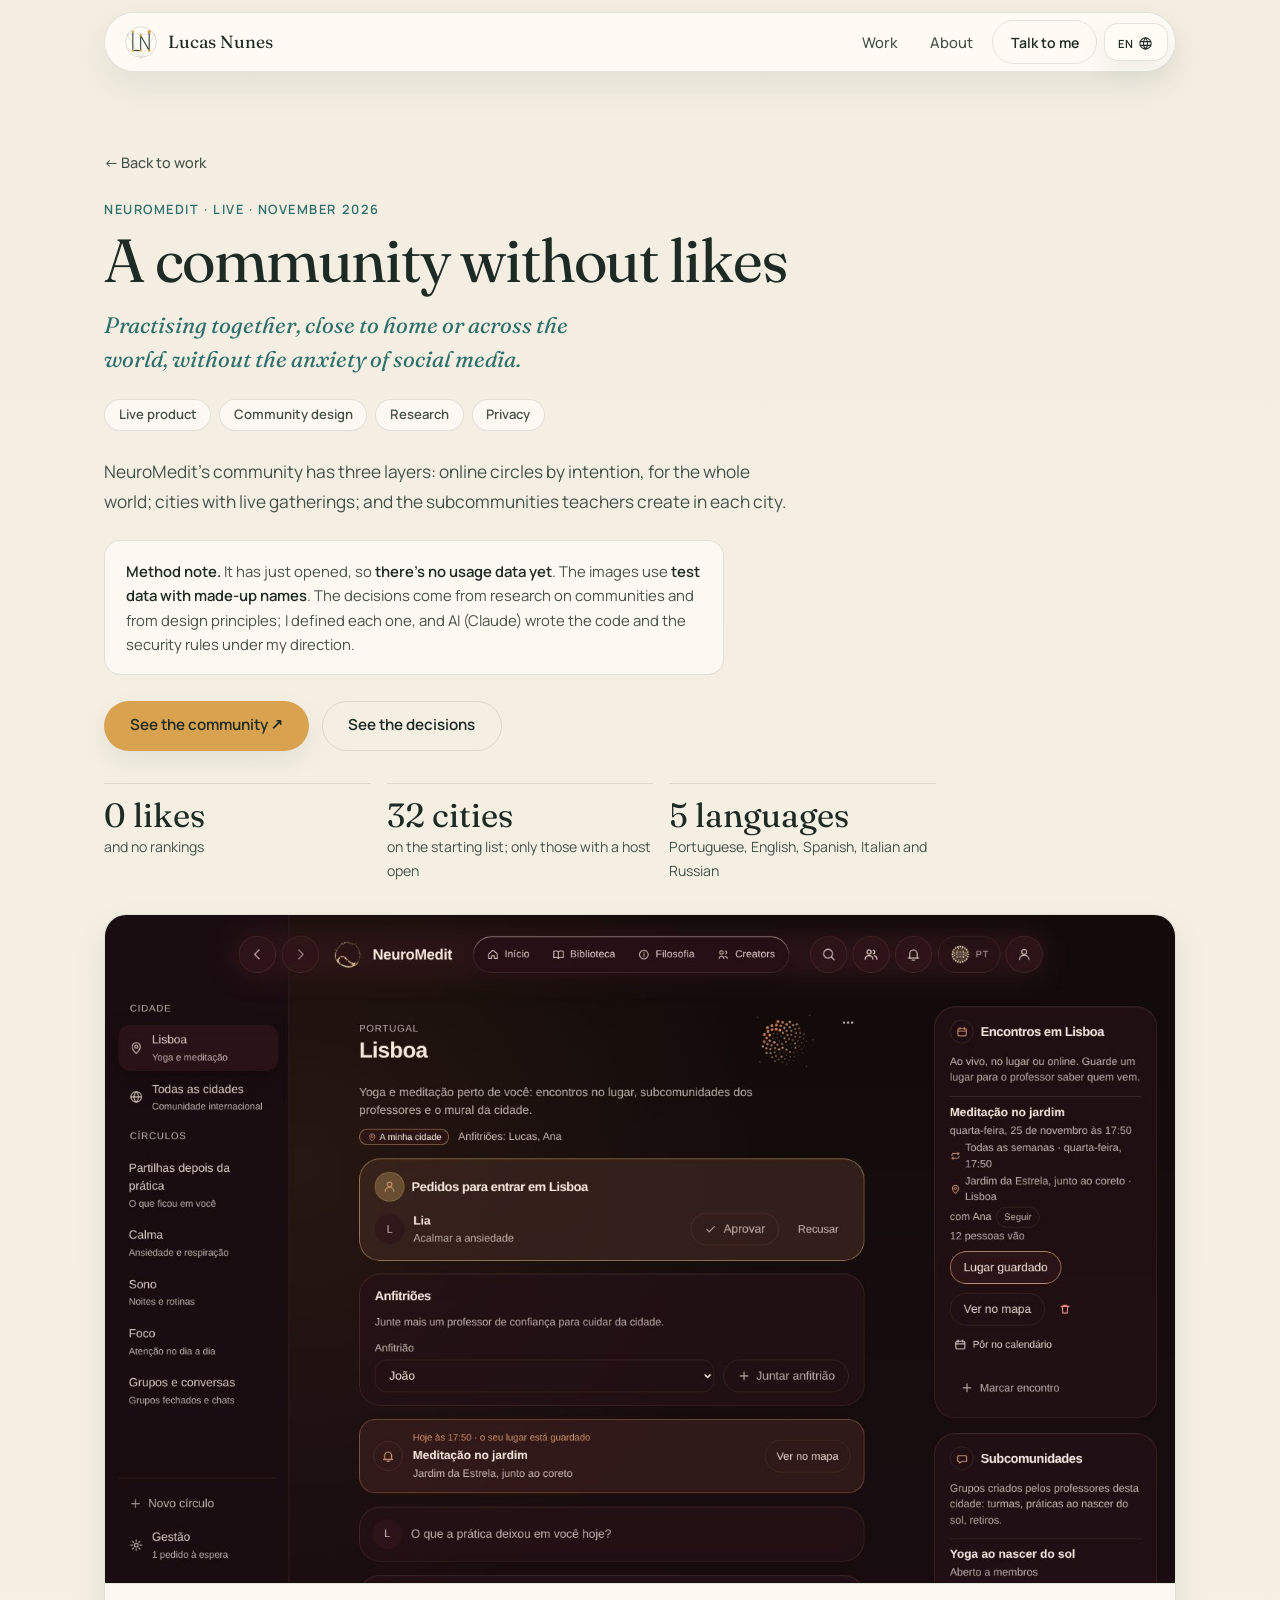
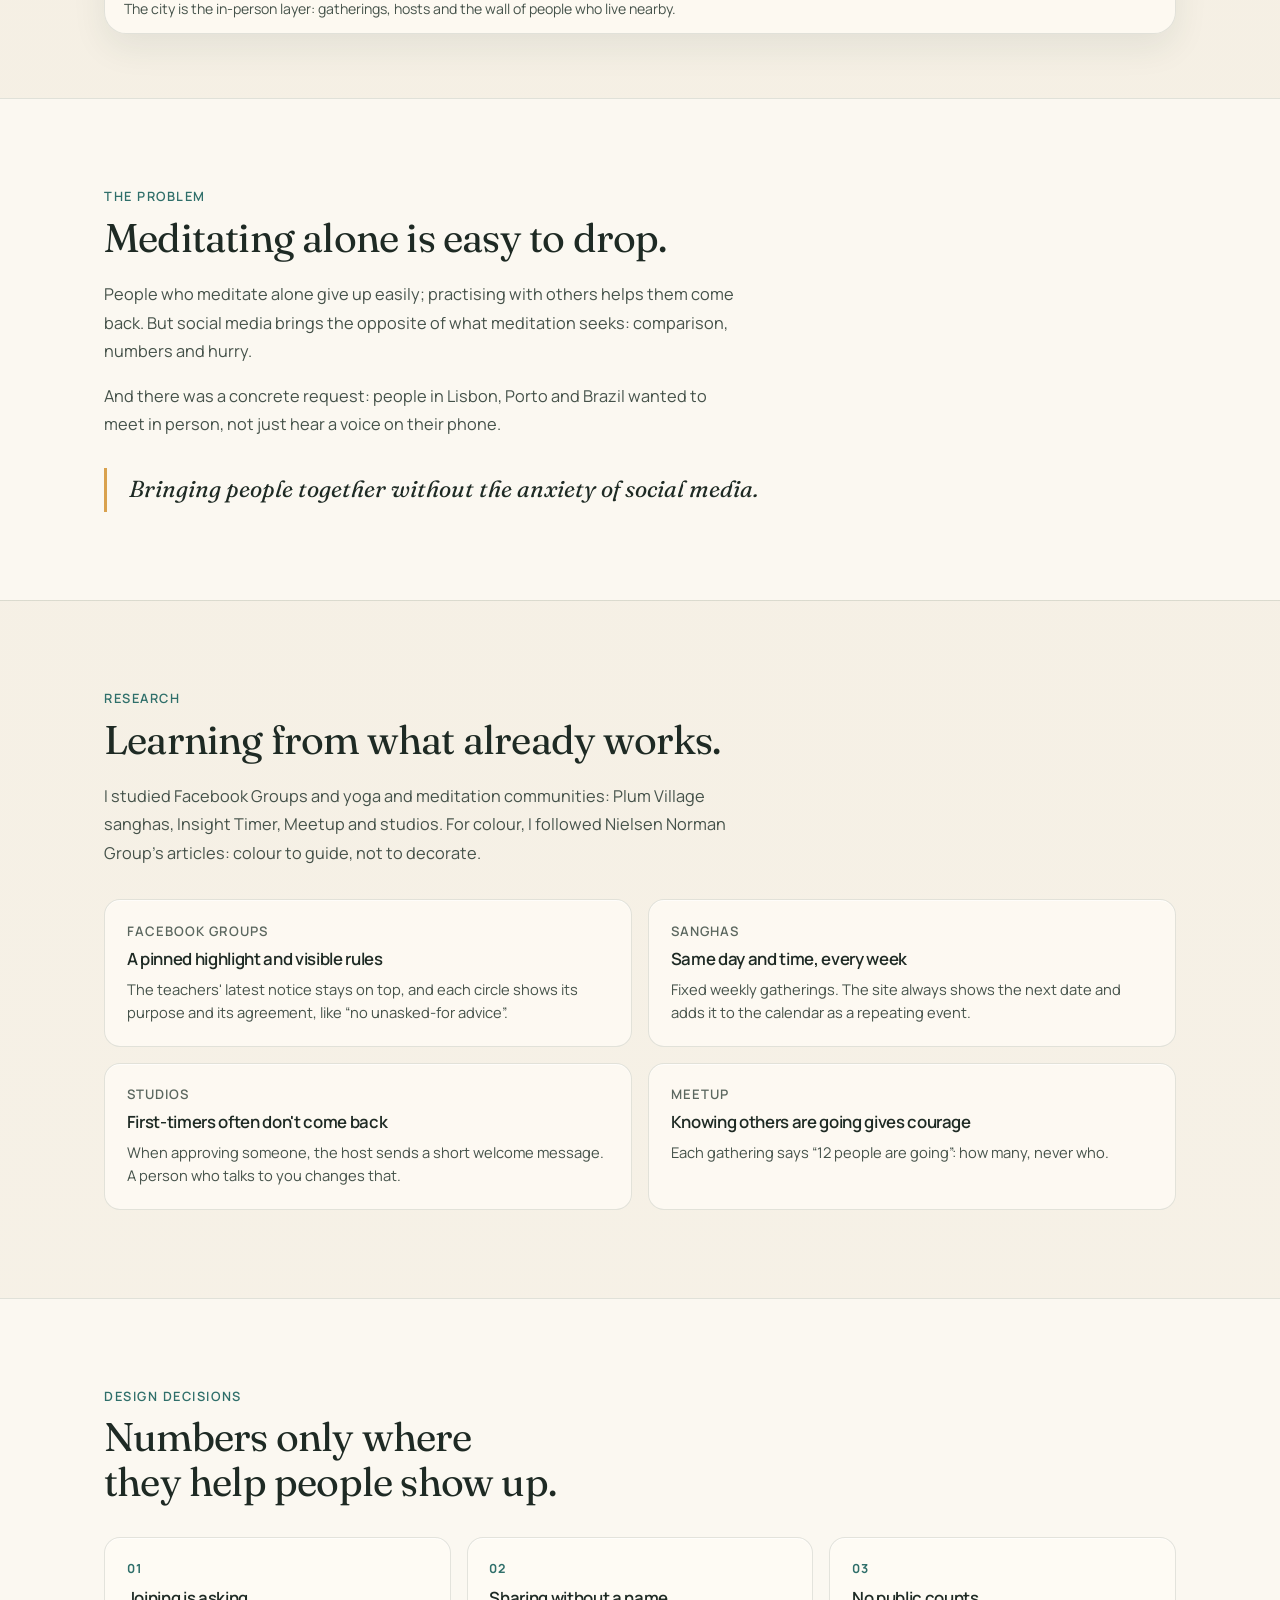
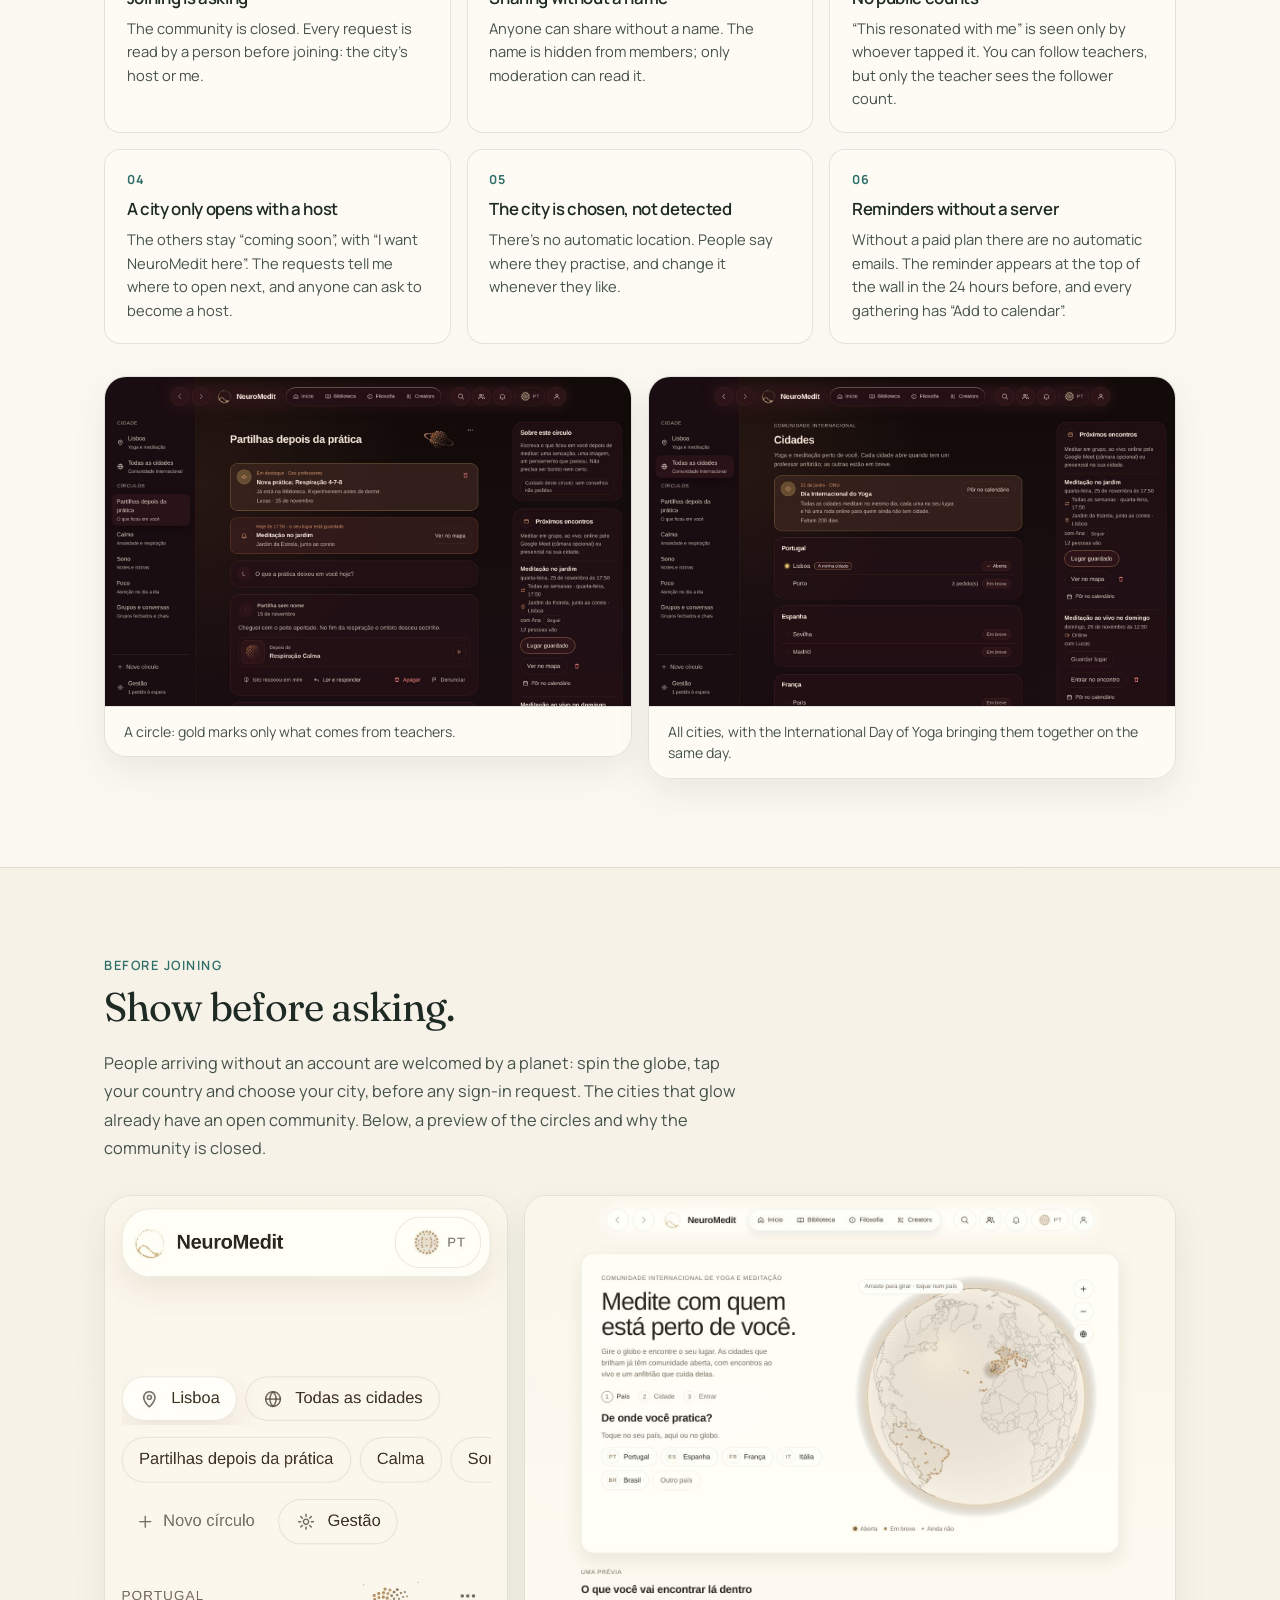
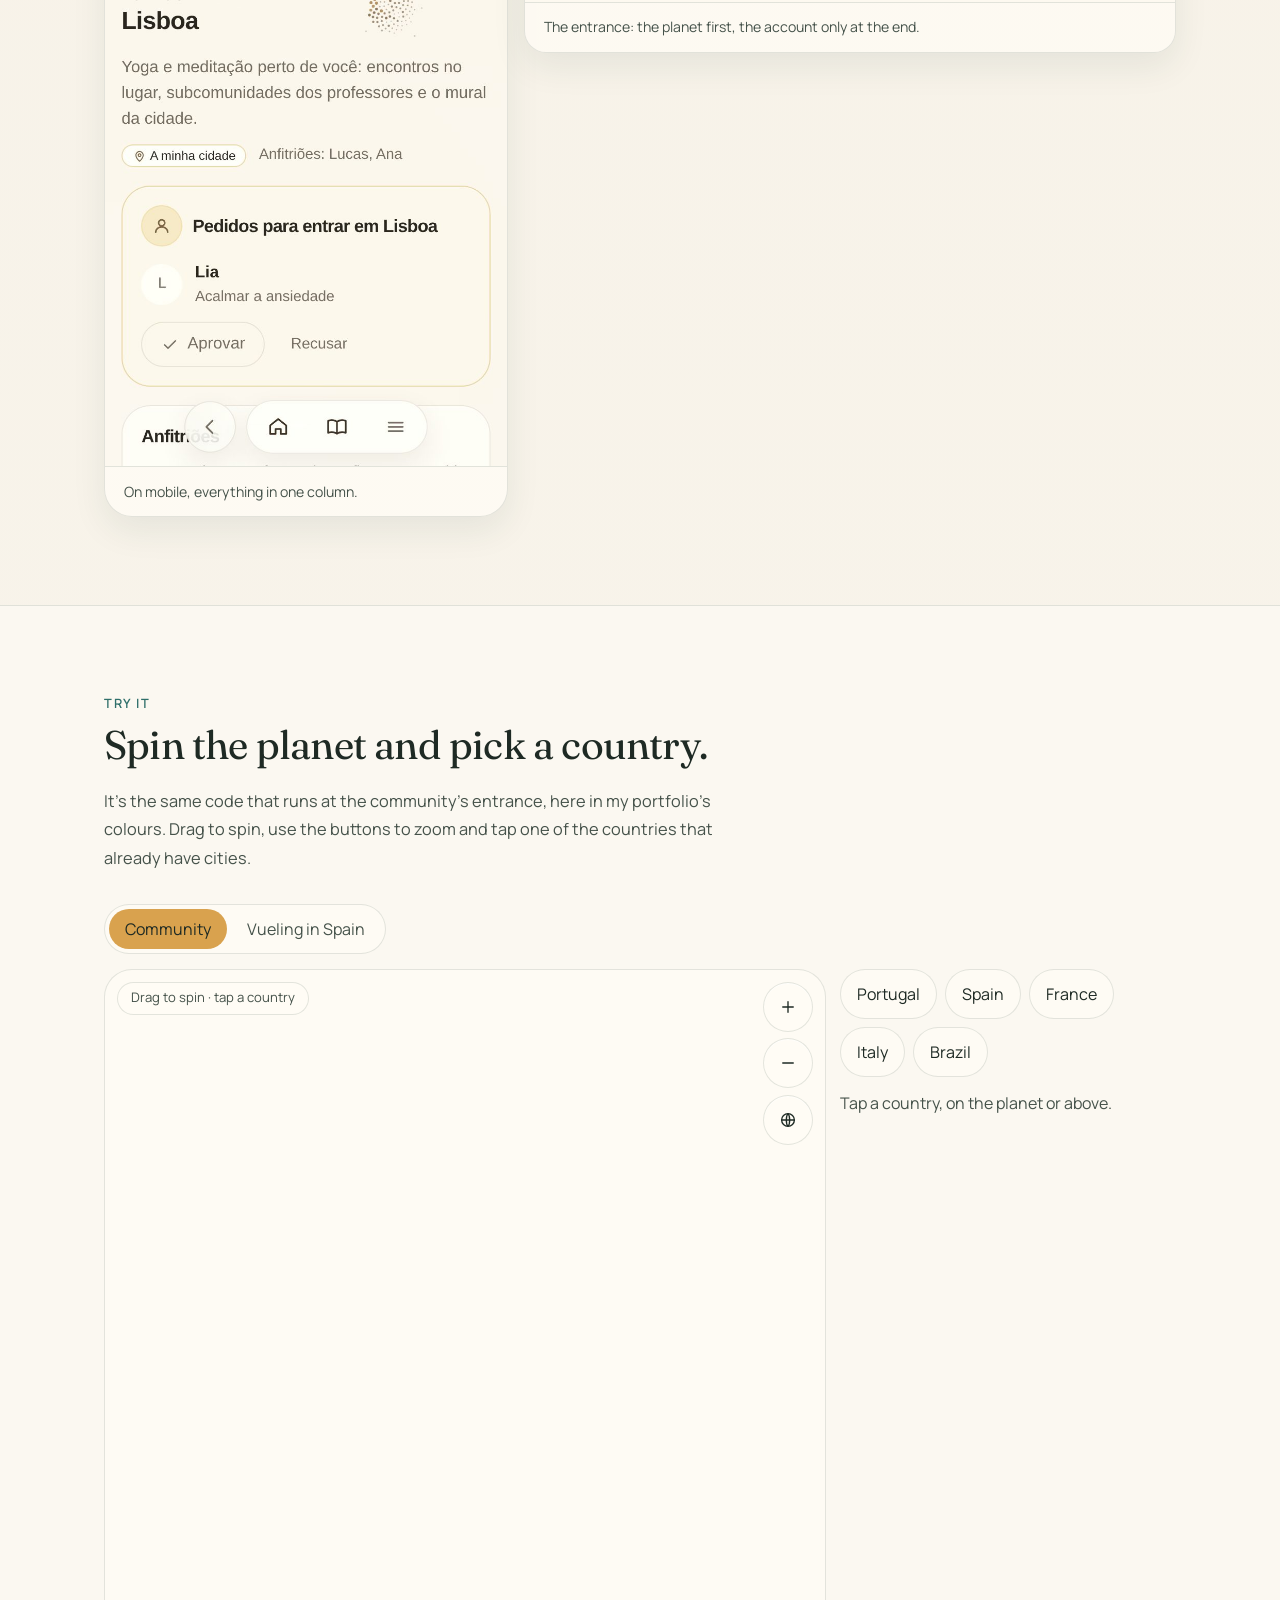
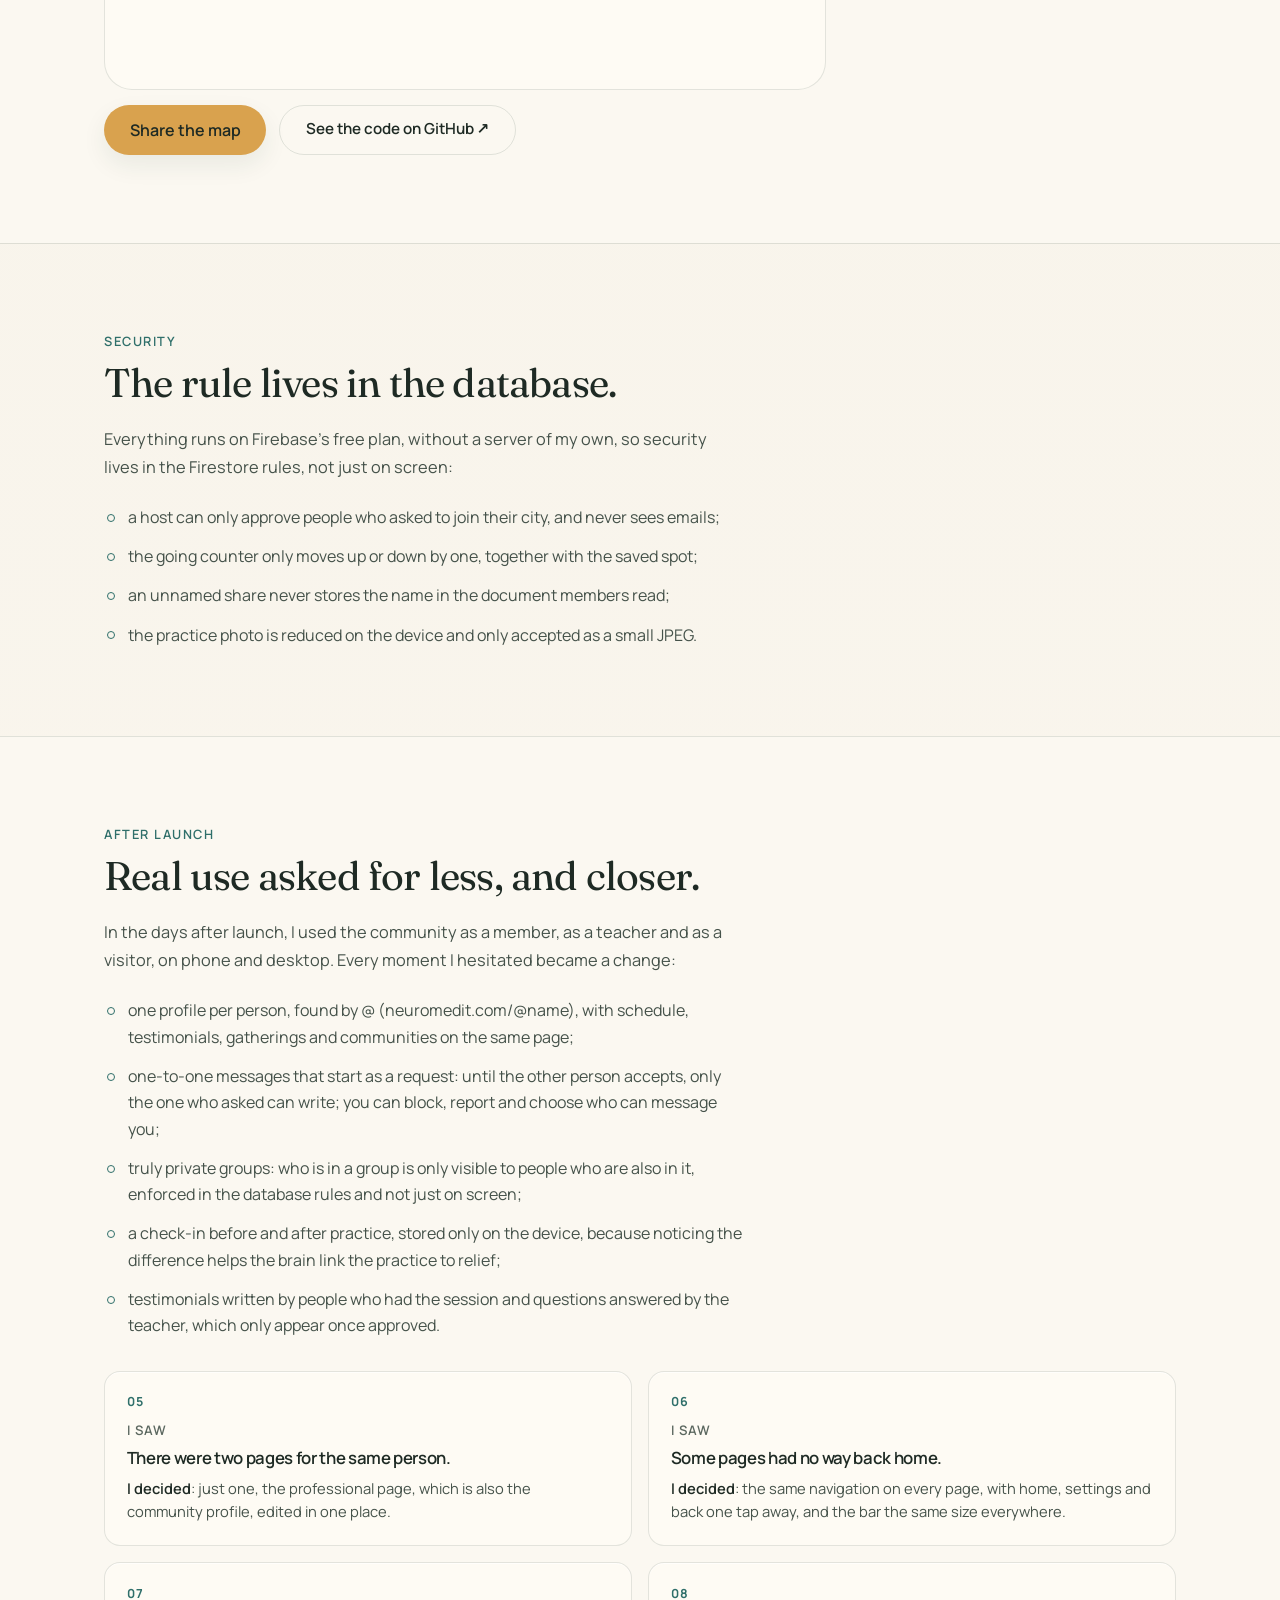
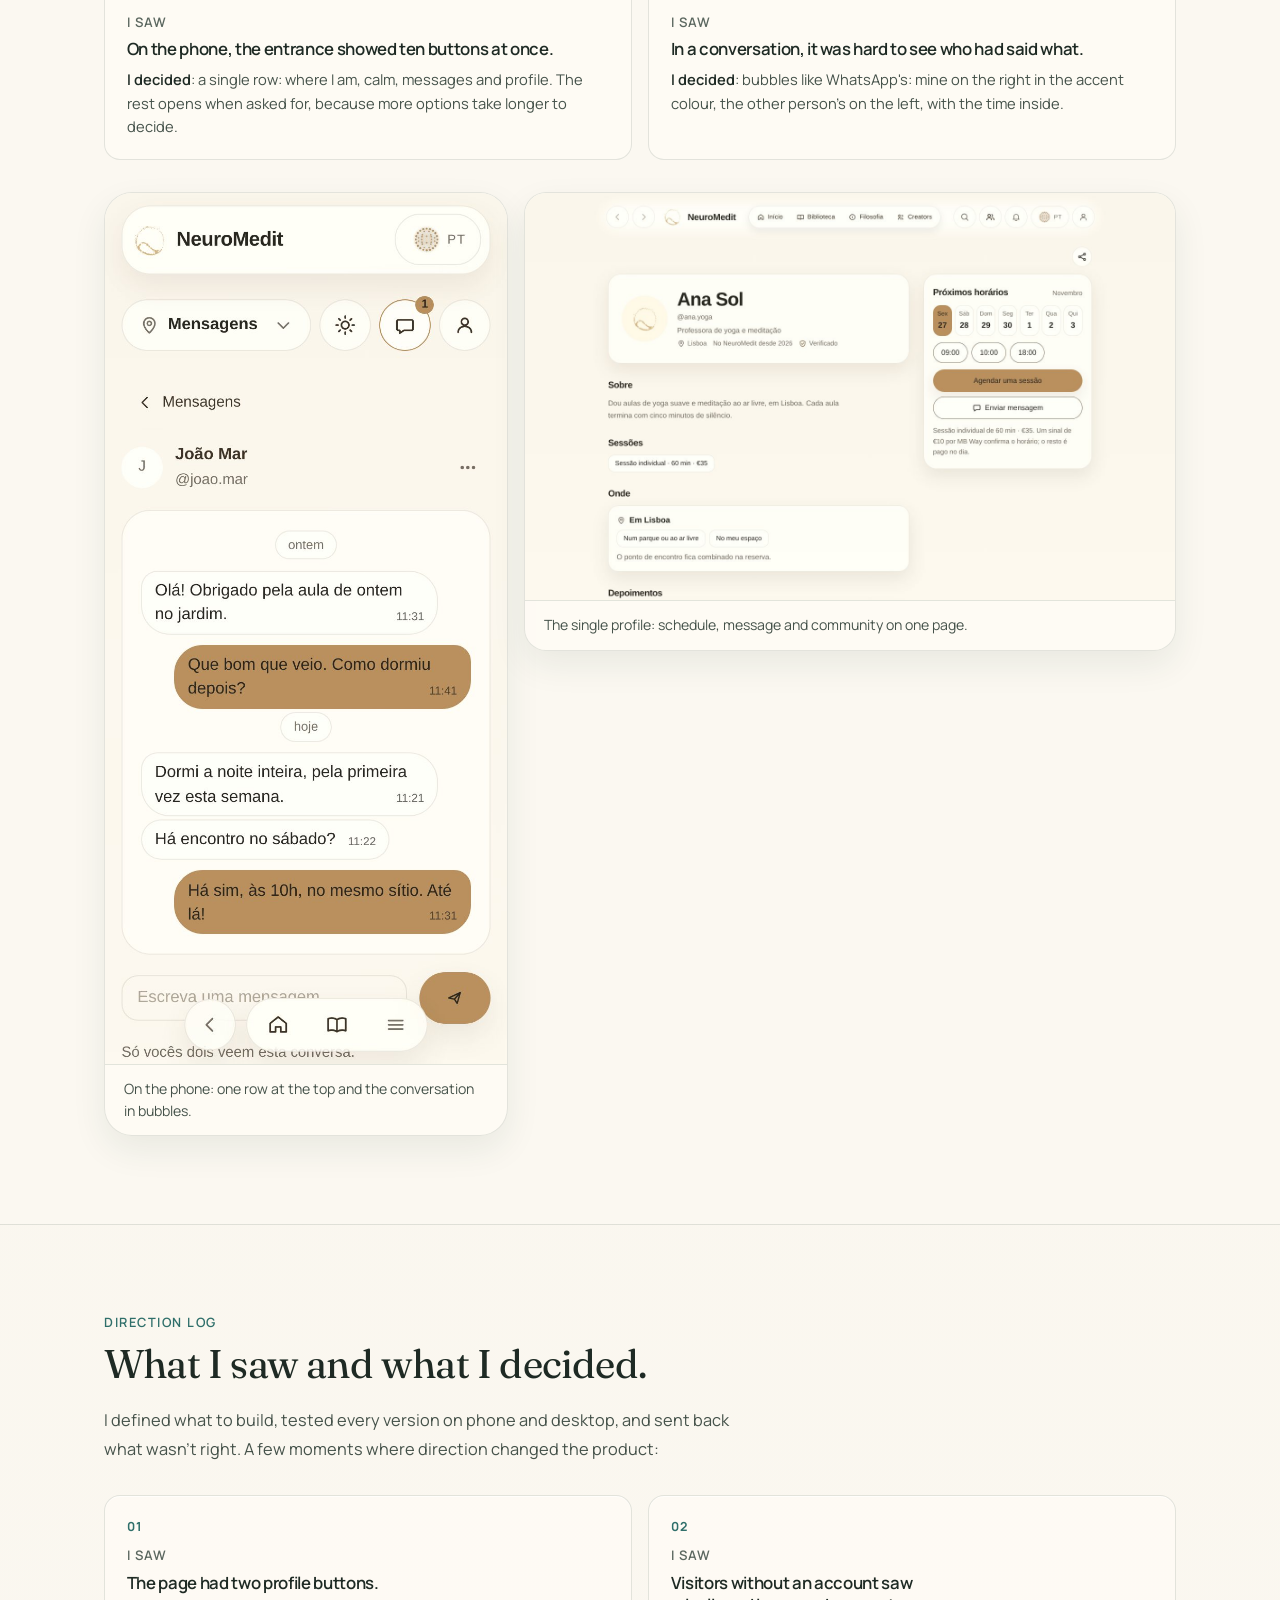
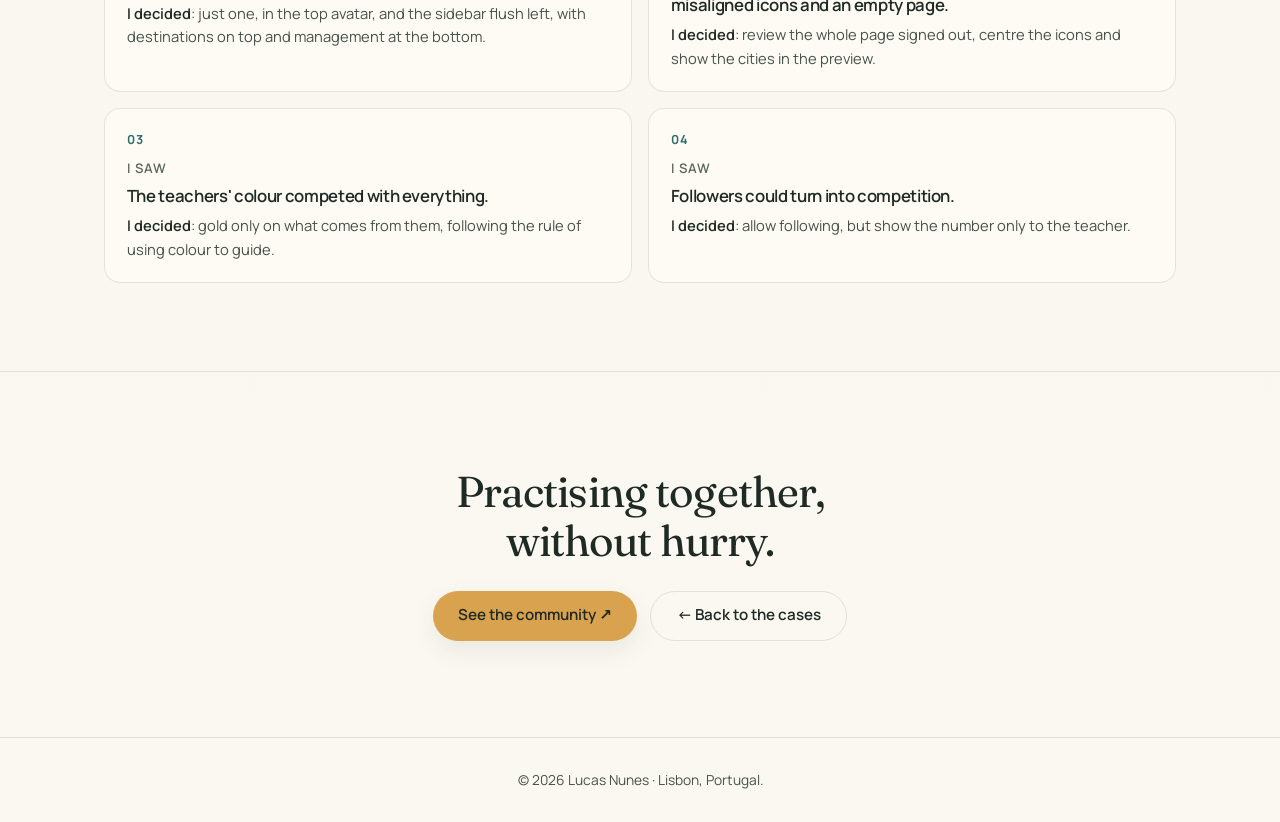
<file: case-study-comunidade.html>
<!DOCTYPE html>
<html lang="pt-BR">
<head>
<meta charset="UTF-8">
<meta name="viewport" content="width=device-width, initial-scale=1.0">
<title data-i18n="cm_title">Comunidade sem curtidas — Estudo de caso · Lucas Nunes</title>
<meta name="description" content="Como desenhei a comunidade internacional de yoga e meditação do NeuroMedit: círculos online, cidades com anfitrião e números só onde ajudam." data-i18n="cm_meta" data-i18n-attr="content">
<meta property="og:type" content="article">
<meta property="og:title" content="Comunidade sem curtidas — Estudo de caso · Lucas Nunes">
<meta property="og:description" content="Como desenhei a comunidade internacional de yoga e meditação do NeuroMedit: círculos online, cidades com anfitrião e números só onde ajudam.">
<meta property="og:image" content="https://lucasnunespt.github.io/assets/neuromedit-comunidade/cidade.jpg">
<meta name="twitter:card" content="summary_large_image">
<link rel="icon" href="favicon.svg" type="image/svg+xml">
<link rel="stylesheet" href="lucasnunes-ds.css?v=2026112501">
<link rel="stylesheet" href="caso.css?v=2026112501">
<link rel="stylesheet" href="neuromedit-terra/terra-caso.css?v=2026112704">
<script>document.documentElement.classList.add("js");</script>
</head>
<body>
<a class="skip-link" href="#main" data-i18n="common_skip">Pular para o conteúdo</a>
<header class="site-header">
  <div class="container">
    <nav class="nav" aria-label="Principal">
      <a class="brand" href="index.html"><picture><source srcset="assets/marca/sigilo-noite.svg" media="(prefers-color-scheme: dark)"><img src="assets/marca/sigilo.svg" alt="" width="34" height="34"></picture>Lucas Nunes</a>
      <div class="nav-links">
        <a href="index.html#trabalho" data-i18n="cx_nav_work">Trabalho</a>
        <a href="index.html#sobre" data-i18n="cx_nav_about">Sobre</a>
        <a class="button secondary" href="index.html#contato" data-i18n="cx_nav_contact">Falar comigo</a>
        <div class="header-language-slot" data-language-host></div>
      </div>
    </nav>
  </div>
</header>
<main id="main">

<section class="cs-hero">
  <div class="container">
    <a class="cs-back" href="index.html#trabalho" data-i18n="cx_back">← Voltar ao trabalho</a>
    <p class="label" data-i18n="cm_eyebrow">NeuroMedit · no ar · novembro de 2026</p>
    <h1 data-i18n="cm_h1">Uma comunidade sem curtidas</h1>
    <p class="subtitle" data-i18n="cm_sub">Praticar junto, perto de casa ou do outro lado do mundo, sem a ansiedade das redes.</p>
    <div class="cs-tags"><span data-i18n="cm_tag1">Produto no ar</span><span data-i18n="cm_tag2">Design de comunidade</span><span data-i18n="cm_tag3">Pesquisa</span><span data-i18n="cm_tag4">Privacidade</span></div>
    <p class="lead" data-i18n="cm_lead">A comunidade do NeuroMedit tem três camadas: círculos online por intenção, para o mundo inteiro; cidades com encontros ao vivo; e as subcomunidades que os professores criam em cada cidade.</p>
    <div class="note"><p data-i18n="cm_note" data-i18n-html><strong>Nota de método.</strong> Acabou de abrir, por isso <strong>ainda não há dados de uso</strong>. As imagens usam <strong>dados de teste, com nomes inventados</strong>. As decisões vêm de pesquisa sobre comunidades e de princípios de design; eu defini cada uma, e a IA (Claude) escreveu o código e as regras de segurança sob a minha direção.</p></div>
    <div class="actions">
      <a class="button primary" href="https://neuromedit.com/comunidade.html" target="_blank" rel="noopener" data-i18n="cm_cta_live">Ver a comunidade ↗</a>
      <a class="button secondary" href="#decisoes" data-i18n="cm_cta_dec">Ver as decisões</a>
    </div>
    <div class="facts">
      <div class="fact"><b data-i18n="cm_f1b">0 curtidas</b><span data-i18n="cm_f1">e nenhum ranking</span></div>
      <div class="fact"><b data-i18n="cm_f2b">32 cidades</b><span data-i18n="cm_f2">na lista inicial; abre só a que tem anfitrião</span></div>
      <div class="fact"><b data-i18n="cm_f3b">5 línguas</b><span data-i18n="cm_f3">português, inglês, espanhol, italiano e russo</span></div>
    </div>
    <figure class="shot rv"><img src="assets/neuromedit-comunidade/cidade.jpg" width="1440" height="900" alt="A página da cidade de Lisboa no tema escuro: lateral com cidades e círculos, pedidos para entrar com Aprovar e Recusar, anfitriões, um lembrete do encontro de hoje e, à direita, o encontro semanal no Jardim da Estrela com 12 pessoas vão." data-i18n="cm_alt_cid" data-i18n-attr="alt"><figcaption data-i18n="cm_cap_cid">A cidade é a camada presencial: encontros, anfitriões e o mural de quem vive perto.</figcaption></figure>
  </div>
</section>

<section class="cs-section" id="problema">
  <div class="container">
    <p class="label" data-i18n="cx_label_problem">O problema</p>
    <h2 class="rv" data-i18n="cm_prob_h">Meditar sozinho é fácil de largar.</h2>
    <div class="body rv"><p data-i18n="cm_prob_p1">Quem medita sozinho desiste com facilidade; praticar com outras pessoas ajuda a voltar. Mas as redes sociais trazem o contrário do que a meditação procura: comparação, números e pressa.</p><p data-i18n="cm_prob_p2">E havia um pedido concreto: pessoas em Lisboa, no Porto e no Brasil queriam encontrar-se ao vivo, não só ouvir uma voz no telemóvel.</p></div>
    <blockquote class="quote rv" data-i18n="cm_quote">Juntar pessoas sem trazer a ansiedade das redes.</blockquote>
  </div>
</section>
<section class="cs-section" id="pesquisa">
  <div class="container">
    <p class="label" data-i18n="cm_res_label">Pesquisa</p>
    <h2 class="rv" data-i18n="cm_res_h">Aprender com o que já funciona.</h2>
    <div class="body rv"><p data-i18n="cm_res_p">Estudei os grupos do Facebook e comunidades de yoga e meditação: as sanghas do Plum Village, o Insight Timer, o Meetup e os estúdios. Para a cor, segui os artigos da Nielsen Norman Group: cor para orientar, não para enfeitar.</p></div>
    <div class="cards quatro"><article class="card rv"><p class="de" data-i18n="cm_r1de">Grupos do Facebook</p><h3 data-i18n="cm_r1h">Um destaque fixo e regras à vista</h3><p data-i18n="cm_r1p">O aviso mais recente dos professores fica no topo, e cada círculo mostra o seu propósito e o seu cuidado, como “sem conselhos não pedidos”.</p></article><article class="card rv"><p class="de" data-i18n="cm_r2de">Sanghas</p><h3 data-i18n="cm_r2h">O mesmo dia e hora, todas as semanas</h3><p data-i18n="cm_r2p">Encontros fixos semanais. O site mostra sempre a próxima data e põe no calendário com a repetição.</p></article><article class="card rv"><p class="de" data-i18n="cm_r3de">Estúdios</p><h3 data-i18n="cm_r3h">Quem vem uma vez muitas vezes não volta</h3><p data-i18n="cm_r3p">Ao aprovar alguém, o anfitrião manda uma mensagem curta de boas-vindas. Uma pessoa que fala contigo muda isso.</p></article><article class="card rv"><p class="de" data-i18n="cm_r4de">Meetup</p><h3 data-i18n="cm_r4h">Saber que outros vão dá coragem</h3><p data-i18n="cm_r4p">Cada encontro diz “12 pessoas vão”: quantas, nunca quem.</p></article></div>
  </div>
</section>
<section class="cs-section" id="decisoes">
  <div class="container">
    <p class="label" data-i18n="cx_label_decisions">Decisões de design</p>
    <h2 class="rv" data-i18n="cm_dec_h">Números só onde ajudam a aparecer.</h2>
    <div class="cards"><article class="card rv"><p class="n">01</p><h3 data-i18n="cm_d1h">Entrar é pedir</h3><p data-i18n="cm_d1p">A comunidade é fechada. Cada pedido é lido por uma pessoa antes de entrar: o anfitrião da cidade ou eu.</p></article><article class="card rv"><p class="n">02</p><h3 data-i18n="cm_d2h">Partilhar sem nome</h3><p data-i18n="cm_d2p">Quem quiser partilha sem nome. O nome fica escondido dos membros; só a moderação o consegue ler.</p></article><article class="card rv"><p class="n">03</p><h3 data-i18n="cm_d3h">Sem contagem pública</h3><p data-i18n="cm_d3p">“Isto ressoou em mim” só quem tocou o vê. Pode-se seguir professores, mas o número de seguidores só o professor o vê.</p></article><article class="card rv"><p class="n">04</p><h3 data-i18n="cm_d4h">Uma cidade só abre com anfitrião</h3><p data-i18n="cm_d4p">As outras ficam “em breve”, com “Quero o NeuroMedit aqui”. Os pedidos dizem-me onde abrir a seguir, e quem quiser pode pedir para ser anfitrião.</p></article><article class="card rv"><p class="n">05</p><h3 data-i18n="cm_d5h">A cidade é escolhida, não detetada</h3><p data-i18n="cm_d5p">Não há localização automática. A pessoa diz onde pratica, e muda quando quiser.</p></article><article class="card rv"><p class="n">06</p><h3 data-i18n="cm_d6h">Lembrar sem servidor</h3><p data-i18n="cm_d6p">Sem plano pago, não há e-mails automáticos. O lembrete aparece no topo do mural nas 24 horas antes, e cada encontro tem “Pôr no calendário”.</p></article></div>
    <div class="shots-2">
      <figure class="shot rv"><img src="assets/neuromedit-comunidade/circulo.jpg" width="1440" height="900" alt="O círculo Partilhas depois da prática no tema escuro: um aviso dos professores em destaque dourado, o lembrete do encontro, o campo O que a prática deixou em você hoje e uma partilha sem nome com a prática Respiração Calma." data-i18n="cm_alt_circ" data-i18n-attr="alt" loading="lazy"><figcaption data-i18n="cm_cap_circ">Um círculo: o dourado marca só o que vem dos professores.</figcaption></figure>
      <figure class="shot rv"><img src="assets/neuromedit-comunidade/cidades.jpg" width="1440" height="900" alt="A lista de cidades: o destaque do Dia Internacional do Yoga, 21 de junho, com Pôr no calendário, e as cidades por país, com Lisboa aberta e as outras Em breve." data-i18n="cm_alt_lista" data-i18n-attr="alt" loading="lazy"><figcaption data-i18n="cm_cap_lista">Todas as cidades, com o Dia Internacional do Yoga a unir todas no mesmo dia.</figcaption></figure>
    </div>
  </div>
</section>
<section class="cs-section" id="visitantes">
  <div class="container">
    <p class="label" data-i18n="cm_vis_label">Quem ainda não entrou</p>
    <h2 class="rv" data-i18n="cm_vis_h">Mostrar antes de pedir.</h2>
    <div class="body rv"><p data-i18n="cm_vis_p">Quem chega sem conta é recebido por um planeta: gira o globo, toca no seu país e escolhe a cidade, antes de qualquer pedido de login. As cidades que brilham já têm comunidade aberta. Por baixo, uma prévia dos círculos e o porquê de a comunidade ser fechada.</p></div>
    <div class="shots-phone">
      <figure class="shot phone rv"><img src="assets/neuromedit-comunidade/celular-cidade.jpg" width="780" height="1688" alt="No celular, a página de Lisboa no tema claro: as cidades e os círculos como pílulas no topo, o título Lisboa, A minha cidade, os anfitriões e um pedido para entrar com Aprovar e Recusar." data-i18n="cm_alt_cel" data-i18n-attr="alt" loading="lazy"><figcaption data-i18n="cm_cap_cel">No celular, tudo numa coluna.</figcaption></figure>
      <figure class="shot rv"><img src="assets/neuromedit-comunidade/porta.jpg?v=2026112701" width="1440" height="900" alt="A porta da comunidade para visitantes, no tema claro: à esquerda, Medite com quem está perto de você, os passos País, Cidade e Entrar e os botões dos cinco países; à direita, o planeta de pontos dourados, com Portugal, Espanha, França, Itália e Brasil acesos." data-i18n="cm_alt_porta" data-i18n-attr="alt" loading="lazy"><figcaption data-i18n="cm_cap_porta">A porta: o planeta primeiro, a conta só no fim.</figcaption></figure>
    </div>
  </div>
</section>
<section class="cs-section" id="planeta">
  <div class="container">
    <p class="label" data-i18n="cm_terra_label">Experimente</p>
    <h2 class="rv" data-i18n="cm_terra_h">Gire o planeta e escolha um país.</h2>
    <div class="body rv"><p data-i18n="cm_terra_p">É o mesmo código que corre na porta da comunidade, aqui com as cores do meu portfólio. Arraste para girar, use os botões para aproximar e toque num dos países que já têm cidades.</p></div>
    <div class="terra-demo rv">
      <div class="terra-modos" role="group" aria-label="O que mostrar no planeta" data-i18n="cm_terra_modos" data-i18n-attr="aria-label">
        <button type="button" data-modo="com" aria-pressed="true" data-i18n="cm_terra_modo_com">Comunidade</button>
        <button type="button" data-modo="vy" aria-pressed="false" data-i18n="cm_terra_modo_vy">Vueling em Espanha</button>
      </div>
      <p class="terra-nota" data-terra-nota-vy hidden data-i18n="cm_terra_vy_p">Os 36 aeroportos espanhóis da Vueling, segundo a lista de vueling.com (novembro de 2026). Toque num para ver a região e o nome do aeroporto. Barcelona brilha: é a base principal. Um estudo pessoal, para o meu trabalho no apoio ao cliente.</p>
      <div class="terra-palco">
      <div data-terra-host></div>
      <div class="terra-lado">
      <div class="terra-paises" role="group" aria-label="Países" data-i18n="cm_terra_grupo" data-i18n-attr="aria-label"><button type="button" data-pais="PT" aria-pressed="false" data-i18n="cm_terra_PT">Portugal</button><button type="button" data-pais="ES" aria-pressed="false" data-i18n="cm_terra_ES">Espanha</button><button type="button" data-pais="FR" aria-pressed="false" data-i18n="cm_terra_FR">França</button><button type="button" data-pais="IT" aria-pressed="false" data-i18n="cm_terra_IT">Itália</button><button type="button" data-pais="BR" aria-pressed="false" data-i18n="cm_terra_BR">Brasil</button></div>
      <p class="terra-estado" aria-live="polite" data-terra-estado data-i18n="cm_terra_estado">Toque num país, no planeta ou aqui em cima.</p>
      <div class="terra-aeroportos" role="group" aria-label="Aeroportos" data-terra-aeroportos hidden></div>
      </div>
      </div>
      <div class="actions terra-acoes"><button type="button" class="button primary" data-terra-partilhar data-i18n="cm_terra_partilhar">Compartilhar o mapa</button><a class="button secondary" href="https://github.com/lucasnunespt/NeuroMedit/blob/main/terra.js" target="_blank" rel="noopener" data-i18n="cm_terra_codigo">Ver o código no GitHub ↗</a><span class="terra-aviso" role="status" data-terra-aviso></span></div>
    </div>
  </div>
</section>
<section class="cs-section" id="seguranca">
  <div class="container">
    <p class="label" data-i18n="cm_sec_label">Segurança</p>
    <h2 class="rv" data-i18n="cm_sec_h">A regra mora na base de dados.</h2>
    <div class="body rv"><p data-i18n="cm_sec_p">Tudo corre no plano gratuito do Firebase, sem servidor próprio, por isso a segurança está nas regras do Firestore e não só no ecrã:</p></div>
    <ul class="list rv"><li data-i18n="cm_sec_l1">um anfitrião só aprova quem pediu para entrar na sua cidade, e não vê e-mails;</li><li data-i18n="cm_sec_l2">o contador de quem vai só sobe ou desce um de cada vez, junto com o lugar guardado;</li><li data-i18n="cm_sec_l3">uma partilha sem nome nunca guarda o nome no documento que os membros leem;</li><li data-i18n="cm_sec_l4">a foto da prática é reduzida no aparelho e só se aceita como JPEG pequeno.</li></ul>
  </div>
</section>

<section class="cs-section" id="depois">
  <div class="container">
    <p class="label" data-i18n="cm_dep_label">Depois da abertura</p>
    <h2 class="rv" data-i18n="cm_dep_h">O uso real pediu menos, e mais perto.</h2>
    <div class="body rv"><p data-i18n="cm_dep_p">Nos dias seguintes à abertura, usei a comunidade como membro, como professor e como visitante, no celular e no computador. Cada momento em que hesitei virou uma mudança:</p></div>
    <ul class="list rv"><li data-i18n="cm_dep_l1">um só perfil por pessoa, encontrado pelo @ (neuromedit.com/@nome), com a agenda, os depoimentos, os encontros e as comunidades na mesma página;</li><li data-i18n="cm_dep_l2">mensagens a dois que começam como pedido: até a outra pessoa aceitar, só escreve quem pediu; dá para bloquear, denunciar e escolher quem me pode escrever;</li><li data-i18n="cm_dep_l3">grupos privados de verdade: quem está num grupo só é visível para quem também está nele, garantido nas regras da base de dados e não só no ecrã;</li><li data-i18n="cm_dep_l4">um check-in antes e depois da prática, guardado só no aparelho, porque notar a diferença ajuda o cérebro a ligar a prática ao alívio;</li><li data-i18n="cm_dep_l5">depoimentos escritos por quem teve a sessão e perguntas respondidas pelo professor, que só aparecem depois de aprovados.</li></ul>
    <div class="cards quatro"><article class="card rv"><p class="n">05</p><p class="de" data-i18n="cx_saw">Vi</p><h3 data-i18n="cm_dir5s">Havia duas páginas para a mesma pessoa.</h3><p><strong data-i18n="cx_decided">Decidi</strong>: <span data-i18n="cm_dir5d">uma só, a profissional, que é também o perfil da comunidade, editada num só lugar.</span></p></article><article class="card rv"><p class="n">06</p><p class="de" data-i18n="cx_saw">Vi</p><h3 data-i18n="cm_dir6s">Algumas páginas não tinham como voltar ao início.</h3><p><strong data-i18n="cx_decided">Decidi</strong>: <span data-i18n="cm_dir6d">a mesma navegação em todas as páginas, com início, configurações e voltar a um toque, e a barra com o mesmo tamanho em todas.</span></p></article><article class="card rv"><p class="n">07</p><p class="de" data-i18n="cx_saw">Vi</p><h3 data-i18n="cm_dir7s">No celular, a entrada mostrava dez botões ao mesmo tempo.</h3><p><strong data-i18n="cx_decided">Decidi</strong>: <span data-i18n="cm_dir7d">uma linha só: onde estou, calma, mensagens e perfil. O resto abre quando se pede, porque mais opções pedem mais tempo para decidir.</span></p></article><article class="card rv"><p class="n">08</p><p class="de" data-i18n="cx_saw">Vi</p><h3 data-i18n="cm_dir8s">Na conversa, era difícil ver quem tinha dito o quê.</h3><p><strong data-i18n="cx_decided">Decidi</strong>: <span data-i18n="cm_dir8d">bolhas como as do WhatsApp: as minhas à direita, na cor de destaque, as da outra pessoa à esquerda, com a hora dentro.</span></p></article></div>
    <div class="shots-phone">
      <figure class="shot phone rv"><img src="assets/neuromedit-comunidade/conversa.jpg" width="780" height="1688" loading="lazy" data-i18n="cm_alt_conv" data-i18n-attr="alt" alt="No celular, uma conversa a dois no tema claro: no topo, uma linha só com Mensagens, o sol da calma, as mensagens com um 1 e o perfil; as mensagens da outra pessoa à esquerda, em branco, e as minhas à direita, em dourado, com a hora dentro de cada bolha e separadores de ontem e hoje."><figcaption data-i18n="cm_cap_conv">No celular: uma linha no topo e a conversa em bolhas.</figcaption></figure>
      <figure class="shot rv"><img src="assets/neuromedit-comunidade/perfil-unico.jpg" width="1440" height="900" loading="lazy" data-i18n="cm_alt_perfil" data-i18n-attr="alt" alt="O perfil de uma professora com dados de teste: nome, @ana.yoga, o que faz, Lisboa e Verificado; à direita, os próximos horários com Agendar uma sessão e Enviar mensagem; por baixo, Sobre, Sessões e Onde."><figcaption data-i18n="cm_cap_perfil">O perfil único: agenda, mensagem e comunidade na mesma página.</figcaption></figure>
    </div>
  </div>
</section>

<section class="cs-section" id="direcao">
  <div class="container">
    <p class="label" data-i18n="cx_label_direction">Diário de direção</p>
    <h2 class="rv" data-i18n="cx_dir_h">O que eu vi e o que decidi.</h2>
    <div class="body rv"><p data-i18n="cx_dir_lead">Eu defini o que fazer, testei cada versão no celular e no computador e devolvi o que não estava certo. Alguns momentos em que a direção mudou o produto:</p></div>
    <div class="cards quatro"><article class="card rv"><p class="n">01</p><p class="de" data-i18n="cx_saw">Vi</p><h3 data-i18n="cm_dir1s">A página tinha dois botões de perfil.</h3><p><strong data-i18n="cx_decided">Decidi</strong>: <span data-i18n="cm_dir1d">um só, no avatar do topo, e a lateral colada à esquerda, com destinos em cima e gestão no fundo.</span></p></article><article class="card rv"><p class="n">02</p><p class="de" data-i18n="cx_saw">Vi</p><h3 data-i18n="cm_dir2s">Quem não tinha conta via ícones desalinhados e uma página vazia.</h3><p><strong data-i18n="cx_decided">Decidi</strong>: <span data-i18n="cm_dir2d">rever a página inteira fora da conta, centrar os ícones e mostrar as cidades na prévia.</span></p></article><article class="card rv"><p class="n">03</p><p class="de" data-i18n="cx_saw">Vi</p><h3 data-i18n="cm_dir3s">A cor dos professores competia com tudo.</h3><p><strong data-i18n="cx_decided">Decidi</strong>: <span data-i18n="cm_dir3d">dourado só no que vem deles, segundo a regra de usar a cor para orientar.</span></p></article><article class="card rv"><p class="n">04</p><p class="de" data-i18n="cx_saw">Vi</p><h3 data-i18n="cm_dir4s">Seguidores podiam virar competição.</h3><p><strong data-i18n="cx_decided">Decidi</strong>: <span data-i18n="cm_dir4d">deixar seguir, mas mostrar o número só ao próprio professor.</span></p></article></div>
  </div>
</section>

<section class="cs-final">
  <div class="container narrow">
    <h2 class="rv" data-i18n="cm_final_h">Praticar junto, sem pressa.</h2>
    <div class="actions rv">
      <a class="button primary" href="https://neuromedit.com/comunidade.html" target="_blank" rel="noopener" data-i18n="cm_cta_live">Ver a comunidade ↗</a>
      <a class="button secondary" href="index.html#trabalho" data-i18n="cx_back_final">← Voltar aos casos</a>
    </div>
  </div>
</section>
</main>
<footer><div class="container"><p data-i18n="cx_footer">© 2026 Lucas Nunes · Lisboa, Portugal.</p></div></footer>
<script src="i18n-portfolio.js?v=2026112704"></script>
<script type="module">
  // O planeta do NeuroMedit (o mesmo terra.js do produto), para quem lê o caso poder mexer.
  import { criarTerra } from "./neuromedit-terra/terra.js?v=2026112703";
  import { CIDADES_INICIAIS, PAISES_GLOBO } from "./neuromedit-terra/cidades-lista.js?v=2026112701";
  import { AEROPORTOS_VUELING, ZONAS_VUELING, ESPANHA } from "./neuromedit-terra/vueling-espanha.js?v=2026112703";
  const host = document.querySelector("[data-terra-host]"), estado = document.querySelector("[data-terra-estado]");
  const T = (k, f) => (window.PortfolioI18n && window.PortfolioI18n.t(k)) || f;
  const NOMES = { PT: "Portugal", ES: "Espanha", FR: "França", IT: "Itália", BR: "Brasil" };
  const nomePais = (id) => T("cm_terra_" + id, NOMES[id] || id);
  const botoes = [...document.querySelectorAll("[data-pais]")];
  const marcar = (id) => botoes.forEach((b) => b.setAttribute("aria-pressed", b.dataset.pais === id ? "true" : "false"));
  const dizer = (html) => { estado.removeAttribute("data-i18n"); estado.innerHTML = html; };
  const esc = (v) => String(v).replace(/[&<>"]/g, (c) => ({ "&": "&amp;", "<": "&lt;", ">": "&gt;", '"': "&quot;" }[c]));
  let globo = null;
  let escolha = ""; // o país ou a cidade em foco, para o link de compartilhar
  const contarPais = (p) => { escolha = p; marcar(p); dizer(`<b>${esc(nomePais(p))}</b>. ${esc(T("cm_terra_depois_pais", "Na comunidade, abre-se agora a lista das cidades deste país."))}`); };
  let modo = "com";
  const paisesBox = document.querySelector(".terra-paises"), aeroBox = document.querySelector("[data-terra-aeroportos]"), notaVy = document.querySelector("[data-terra-nota-vy]");
  const contarAeroporto = (id) => {
    const a = AEROPORTOS_VUELING.find((x) => x.id === id); if (!a) return;
    escolha = id;
    aeroBox.querySelectorAll("button").forEach((b) => b.setAttribute("aria-pressed", b.dataset.iata === id ? "true" : "false"));
    // Abre a zona do aeroporto e mostra o botão dele, só dentro da coluna (sem mexer na página).
    const zona = aeroBox.querySelector(`details[data-zona="${a.grupo}"]`); if (zona) zona.open = true;
    const bt = aeroBox.querySelector(`[data-iata="${id}"]`);
    if (bt && aeroBox.scrollHeight > aeroBox.clientHeight) aeroBox.scrollTop = bt.offsetTop - aeroBox.offsetTop - aeroBox.clientHeight / 3;
    dizer(`<b>${esc(a.nome)} · ${esc(a.iata)}</b><br>${esc(a.regiao)} · ${esc(a.aeroporto)}`);
  };
  const pintarLista = () => {
    aeroBox.innerHTML = ZONAS_VUELING.map((z) => {
      const l = AEROPORTOS_VUELING.filter((a) => a.grupo === z.id);
      return `<details name="zonas-vy" data-zona="${z.id}"><summary><span>${esc(T("cm_vy_g_" + z.id, z.nome))}</span><span class="terra-conta">${l.length}</span></summary><div class="terra-zona">${l.map((a) => `<button type="button" data-iata="${a.iata}" aria-pressed="false"><b>${a.iata}</b> ${esc(a.nome)}</button>`).join("")}</div></details>`;
    }).join("");
  };
  pintarLista();
  aeroBox.addEventListener("click", (e) => { const b = e.target.closest("[data-iata]"); if (!b) return; globo.escolherCidade(b.dataset.iata); contarAeroporto(b.dataset.iata); });
  function montar() {
    globo?.destruir();
    const vy = modo === "vy";
    globo = criarTerra({
      dados: "neuromedit-terra/terra.json",
      cidades: vy ? AEROPORTOS_VUELING : CIDADES_INICIAIS, paises: vy ? ESPANHA : PAISES_GLOBO,
      aberta: (id) => (vy ? id === "BCN" : id === "lisboa"),
      etiqueta: vy ? (c) => `${c.nome} · ${c.iata}` : undefined,
      inicio: { lon: -75, lat: 5, zoom: 0.7 }, chegada: vy ? { lon: ESPANHA[0].lon, lat: ESPANHA[0].lat, zoom: ESPANHA[0].zoom } : { lon: -20, lat: 25, zoom: 1.05 },
      vista: vy ? { lon: -9, lat: 35, zoom: 1.9 } : { lon: -20, lat: 25, zoom: 1.05 },
      rotulos: { aria: T("cm_terra_aria", "Planeta interativo com as cidades da comunidade"), dica: T("cm_terra_dica", "Arraste para girar · toque num país"), mais: T("cm_terra_mais", "Aproximar"), menos: T("cm_terra_menos", "Afastar"), inicio: T("cm_terra_inicio", "Ver o mundo inteiro") },
      aoEscolherPais: (p) => (vy ? dizer(esc(T("cm_terra_vy_estado", "Toque num aeroporto, no planeta ou na lista."))) : contarPais(p)),
      aoEscolherCidade: (id) => (vy ? contarAeroporto(id) : contarCidade(id)),
      aoLimpar: () => { escolha = ""; marcar(""); dizer(esc(vy ? T("cm_terra_vy_estado", "Toque num aeroporto, no planeta ou na lista.") : T("cm_terra_estado", "Toque num país, no planeta ou aqui em cima."))); }
    });
    host.append(globo.el);
  }
  function contarCidade(id) {
        const c = CIDADES_INICIAIS.find((x) => x.id === id); if (!c) return; escolha = id; marcar(c.pais); dizer(`<b>${esc(c.nome)}</b>. ${esc(id === "lisboa" ? T("cm_terra_depois_aberta", "Esta cidade já tem comunidade aberta: o passo seguinte é entrar com o Google e pedir o seu lugar.") : T("cm_terra_depois_breve", "Esta cidade ainda não abriu: quem pede conta para a abrir."))}`);
  }
  function mudarModo(m) {
    modo = m; escolha = "";
    document.querySelectorAll("[data-modo]").forEach((b) => b.setAttribute("aria-pressed", b.dataset.modo === m ? "true" : "false"));
    paisesBox.hidden = m === "vy"; aeroBox.hidden = m !== "vy"; notaVy.hidden = m !== "vy";
    marcar(""); aeroBox.querySelectorAll("button").forEach((b) => b.setAttribute("aria-pressed", "false"));
    dizer(esc(m === "vy" ? T("cm_terra_vy_estado", "Toque num aeroporto, no planeta ou na lista.") : T("cm_terra_estado", "Toque num país, no planeta ou aqui em cima.")));
    montar();
  }
  document.querySelectorAll("[data-modo]").forEach((b) => b.addEventListener("click", () => mudarModo(b.dataset.modo)));
  montar();
  botoes.forEach((b) => b.addEventListener("click", () => { globo.escolherPais(b.dataset.pais); contarPais(b.dataset.pais); }));
  window.addEventListener("portfolio:languagechange", () => { pintarLista(); montar(); marcar(""); escolha = ""; });

  // Compartilhar só o mapa: o link abre o caso nesta secção, no mesmo modo e no mesmo lugar.
  const aviso = document.querySelector("[data-terra-aviso]");
  const linkDoMapa = () => {
    const u = new URL(location.pathname, location.origin);
    if (modo === "vy") u.searchParams.set("planeta", "vueling");
    if (escolha) u.searchParams.set("lugar", escolha);
    u.hash = "planeta"; return u.toString();
  };
  const avisar = (t) => { aviso.textContent = t; clearTimeout(avisar.t); avisar.t = setTimeout(() => (aviso.textContent = ""), 4000); };
  document.querySelector("[data-terra-partilhar]").addEventListener("click", async () => {
    const url = linkDoMapa();
    const titulo = modo === "vy" ? T("cm_terra_partilhar_vy", "Os aeroportos da Vueling em Espanha, num planeta interativo") : T("cm_terra_partilhar_com", "O planeta da comunidade NeuroMedit, para girar e explorar");
    if (navigator.share) { try { await navigator.share({ title: titulo, text: titulo, url }); return; } catch (e) { if (e.name === "AbortError") return; } }
    try { await navigator.clipboard.writeText(url); avisar(T("cm_terra_copiado", "Link copiado. É só colar onde quiser.")); }
    catch { window.prompt(T("cm_terra_copiar", "Copie o link do mapa:"), url); }
  });
  // Quem chega por um link compartilhado vê o mapa no modo e no lugar certos.
  {
    const q = new URLSearchParams(location.search), lugar = q.get("lugar");
    if (q.get("planeta") === "vueling") mudarModo("vy");
    if (lugar) setTimeout(() => {
      if (modo === "vy" && AEROPORTOS_VUELING.some((a) => a.id === lugar)) { globo.escolherCidade(lugar); contarAeroporto(lugar); }
      else if (modo === "com" && PAISES_GLOBO.some((p) => p.id === lugar) && botoes.some((b) => b.dataset.pais === lugar)) { globo.escolherPais(lugar); contarPais(lugar); }
      else if (modo === "com" && CIDADES_INICIAIS.some((c) => c.id === lugar)) { globo.escolherCidade(lugar); contarCidade(lugar); }
    }, 2200);
  }
</script>
<script>
(function(){
  "use strict";
  var els = document.querySelectorAll(".rv");
  if ("IntersectionObserver" in window) {
    var io = new IntersectionObserver(function(es){ es.forEach(function(e){ if (e.isIntersecting) { e.target.classList.add("in"); io.unobserve(e.target); } }); }, { rootMargin: "0px 0px -8% 0px" });
    els.forEach(function(el){ io.observe(el); });
  } else { els.forEach(function(el){ el.classList.add("in"); }); }
})();
</script>
</body>
</html>
</file>
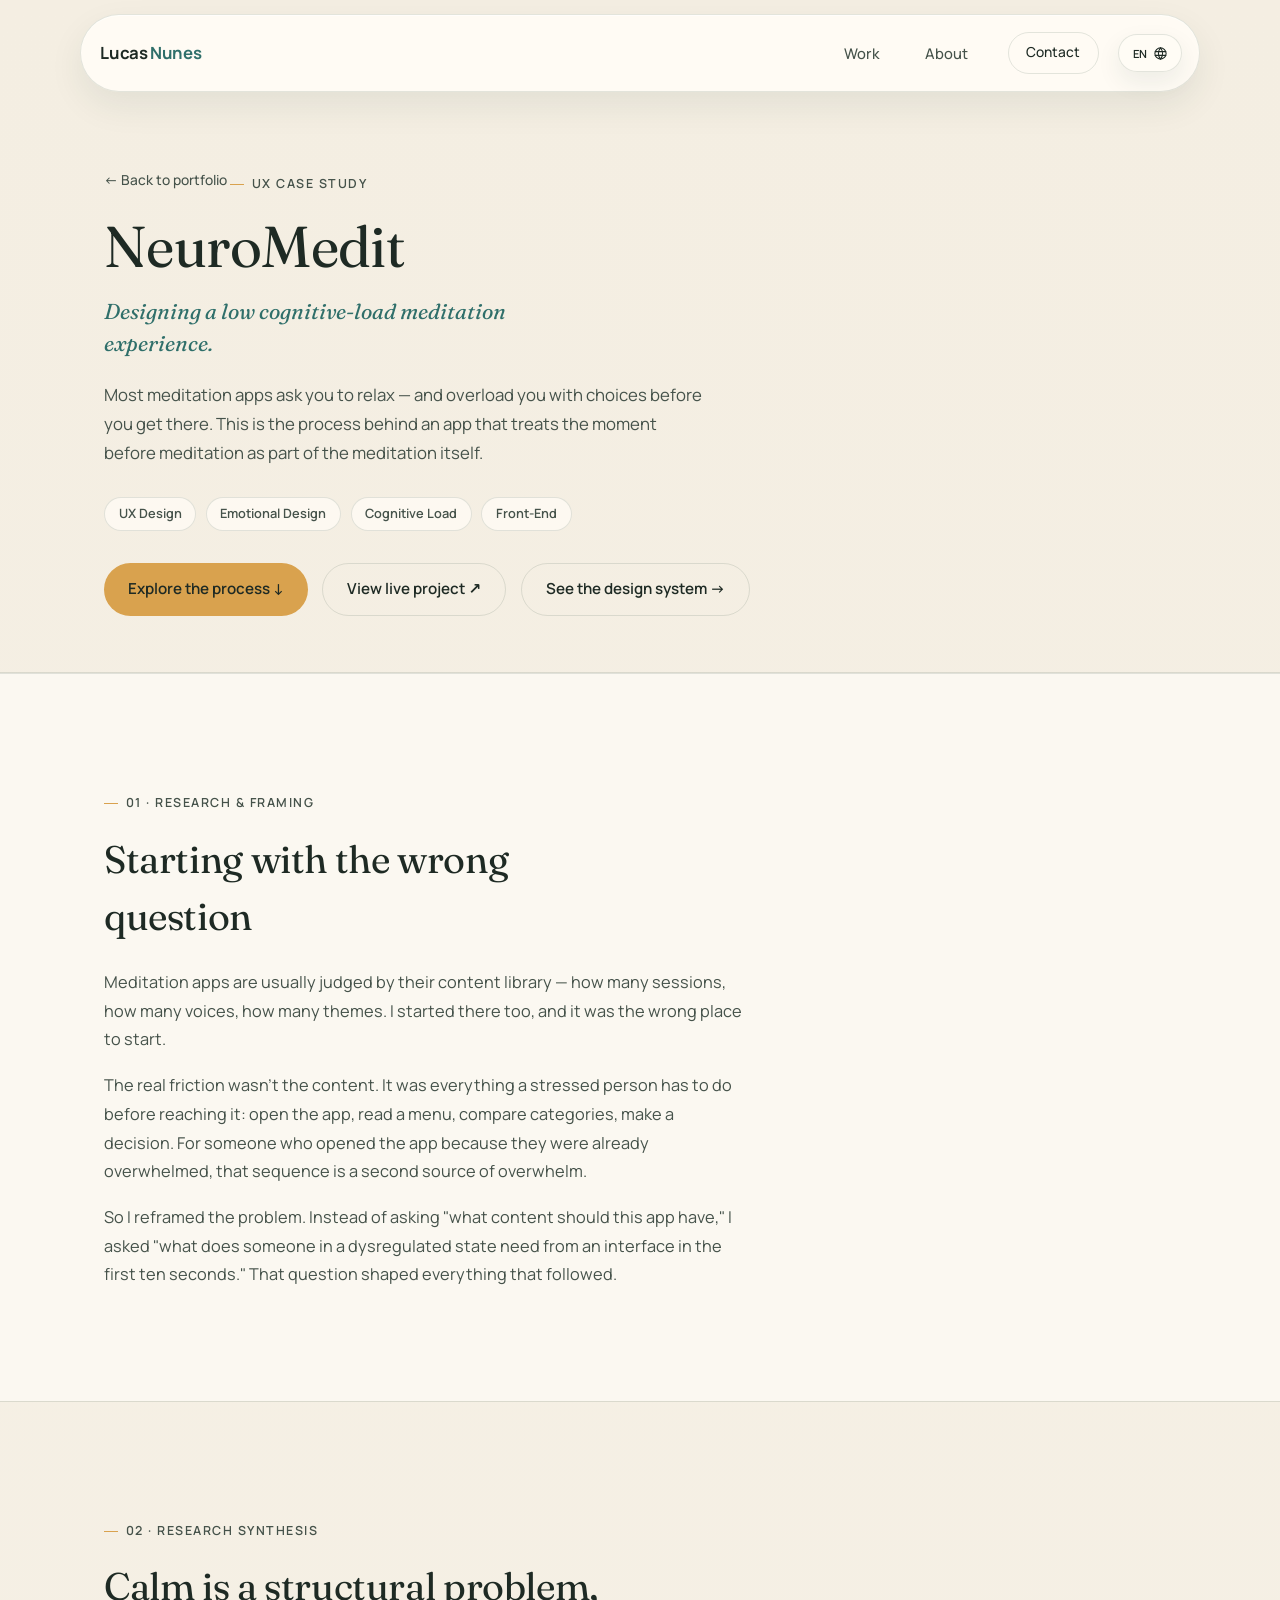
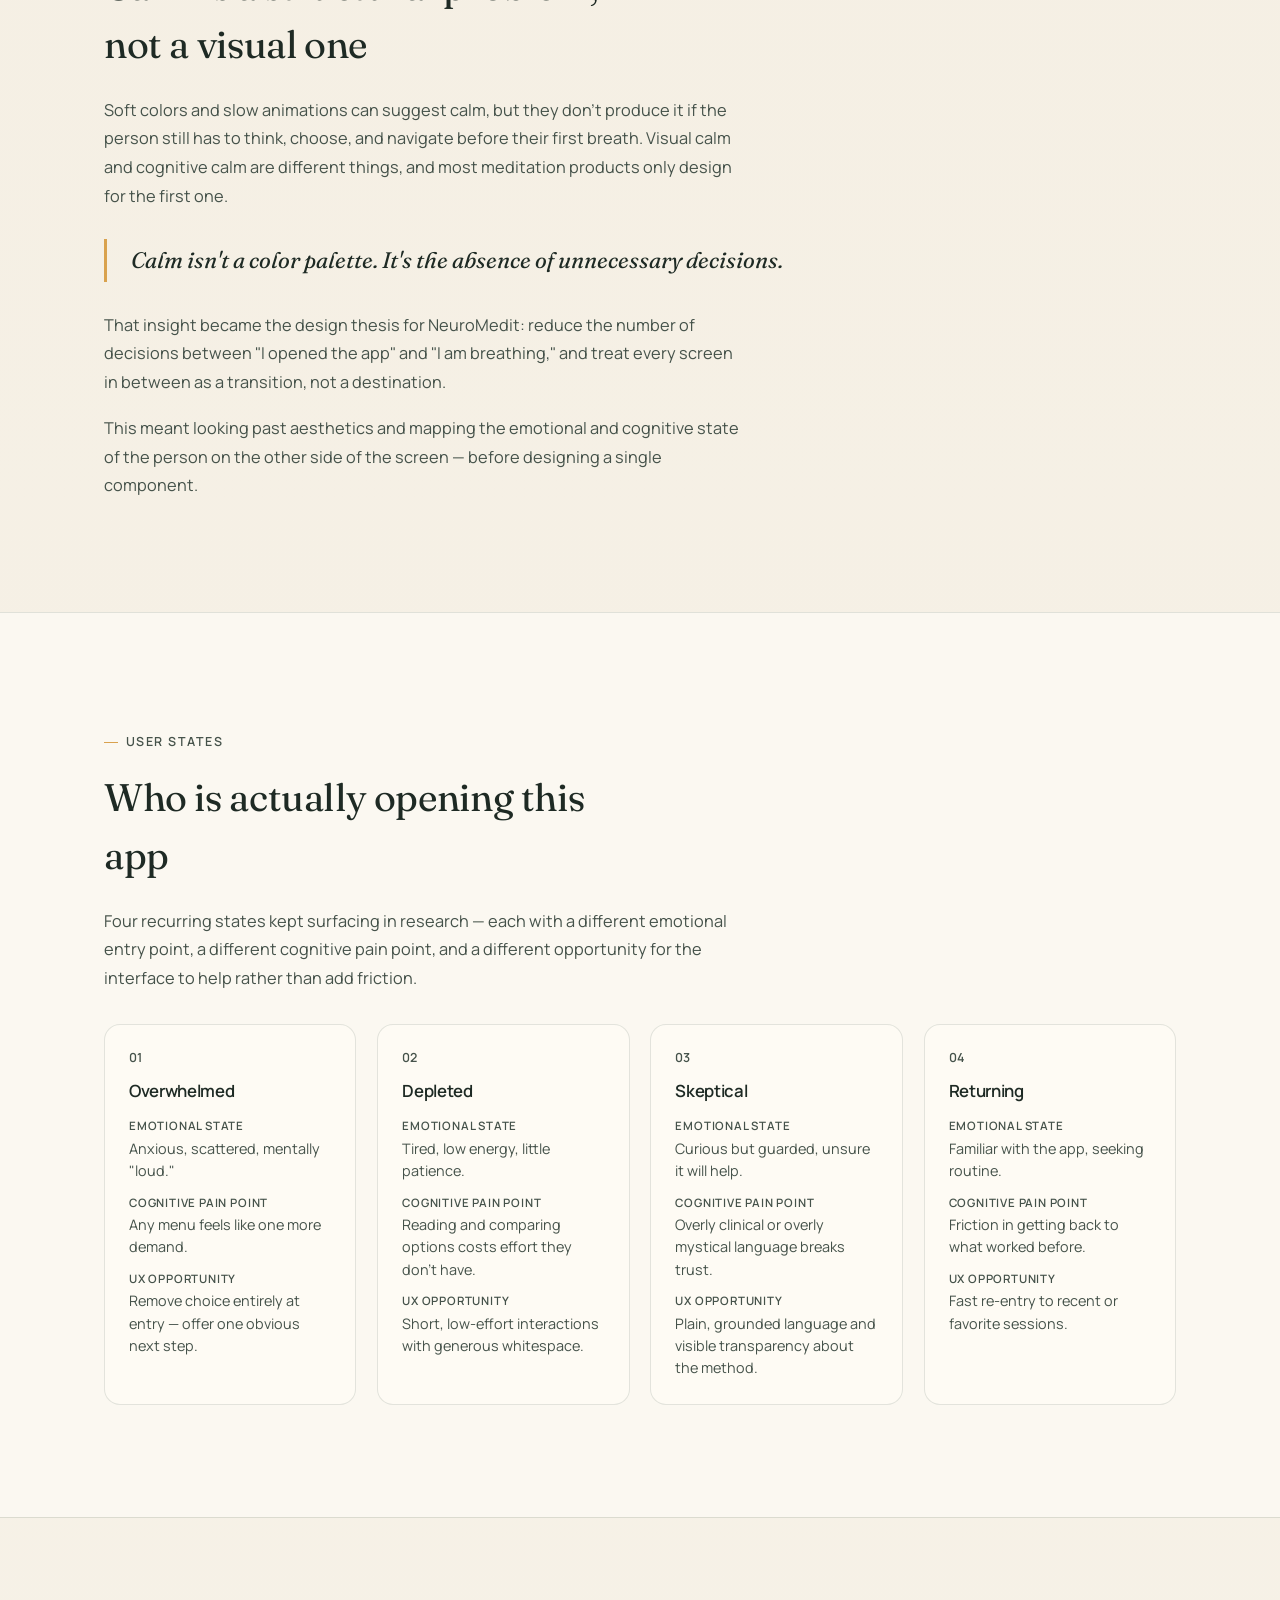
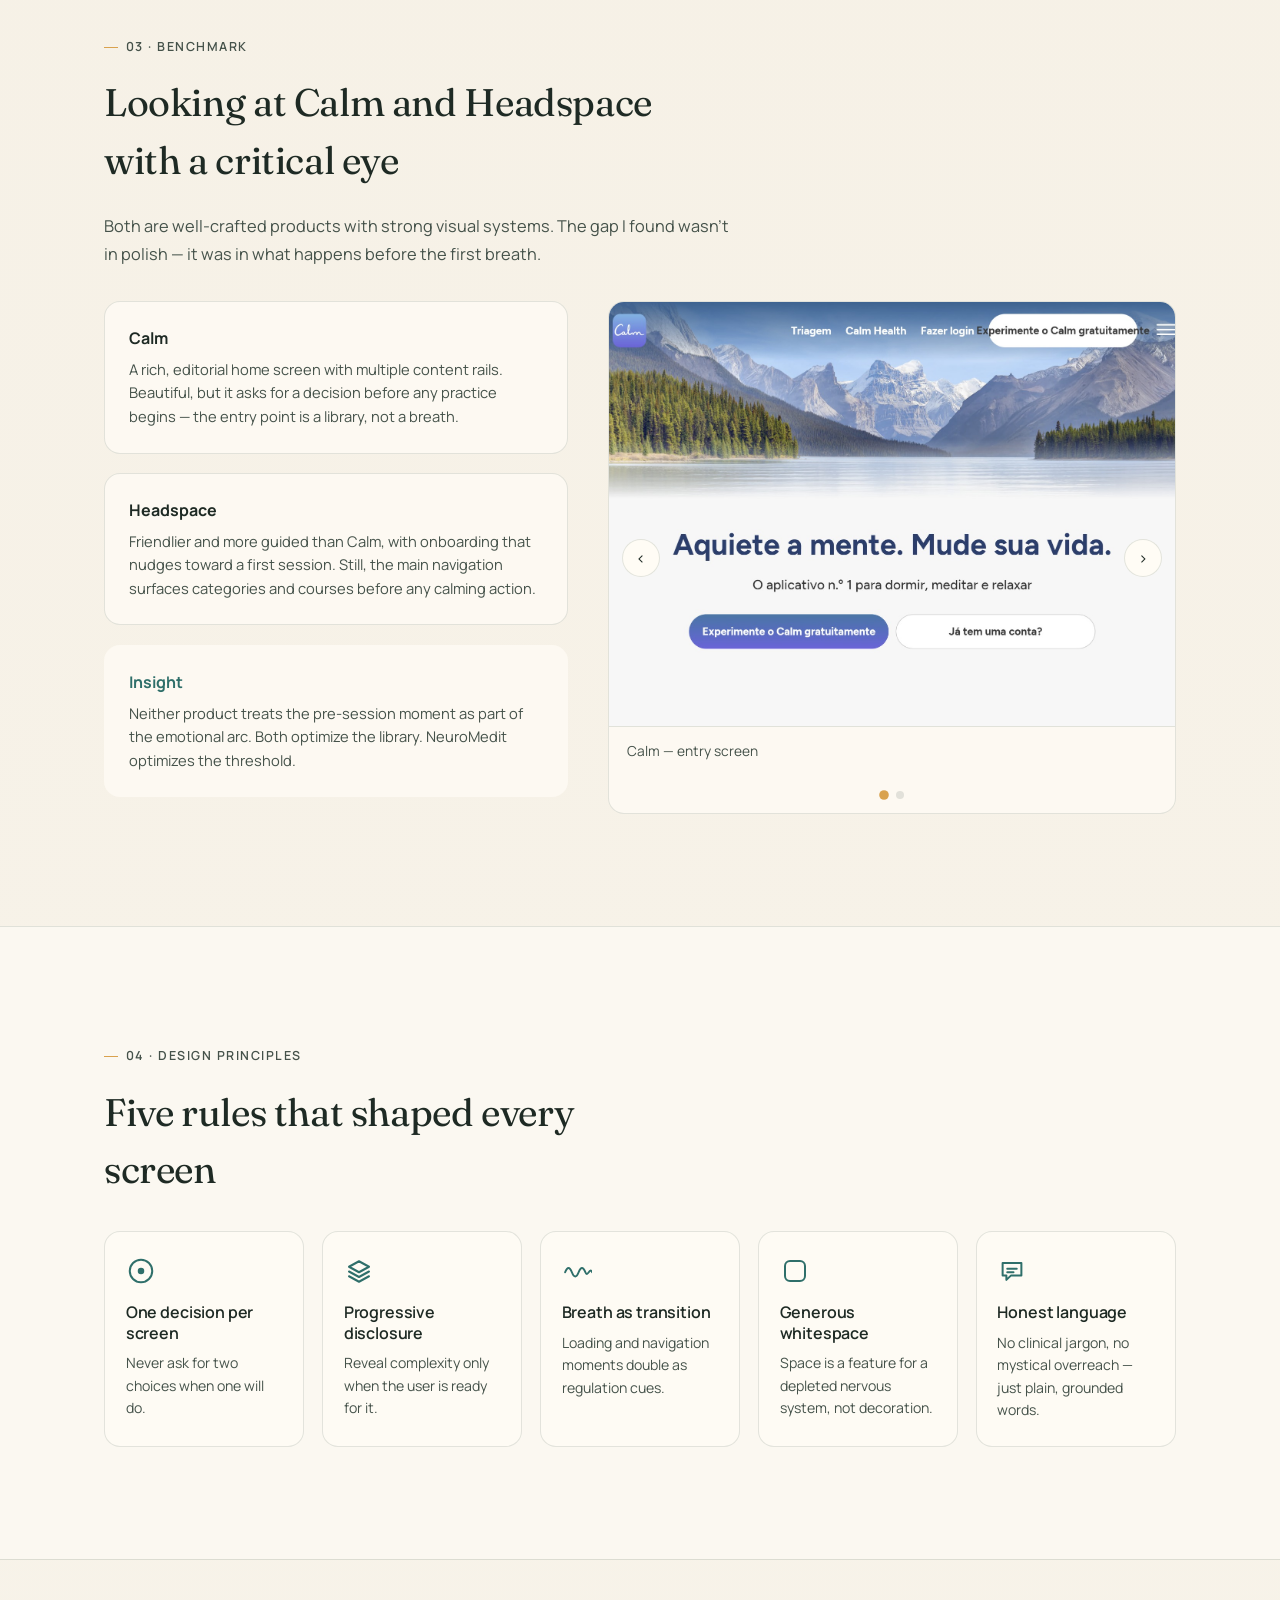
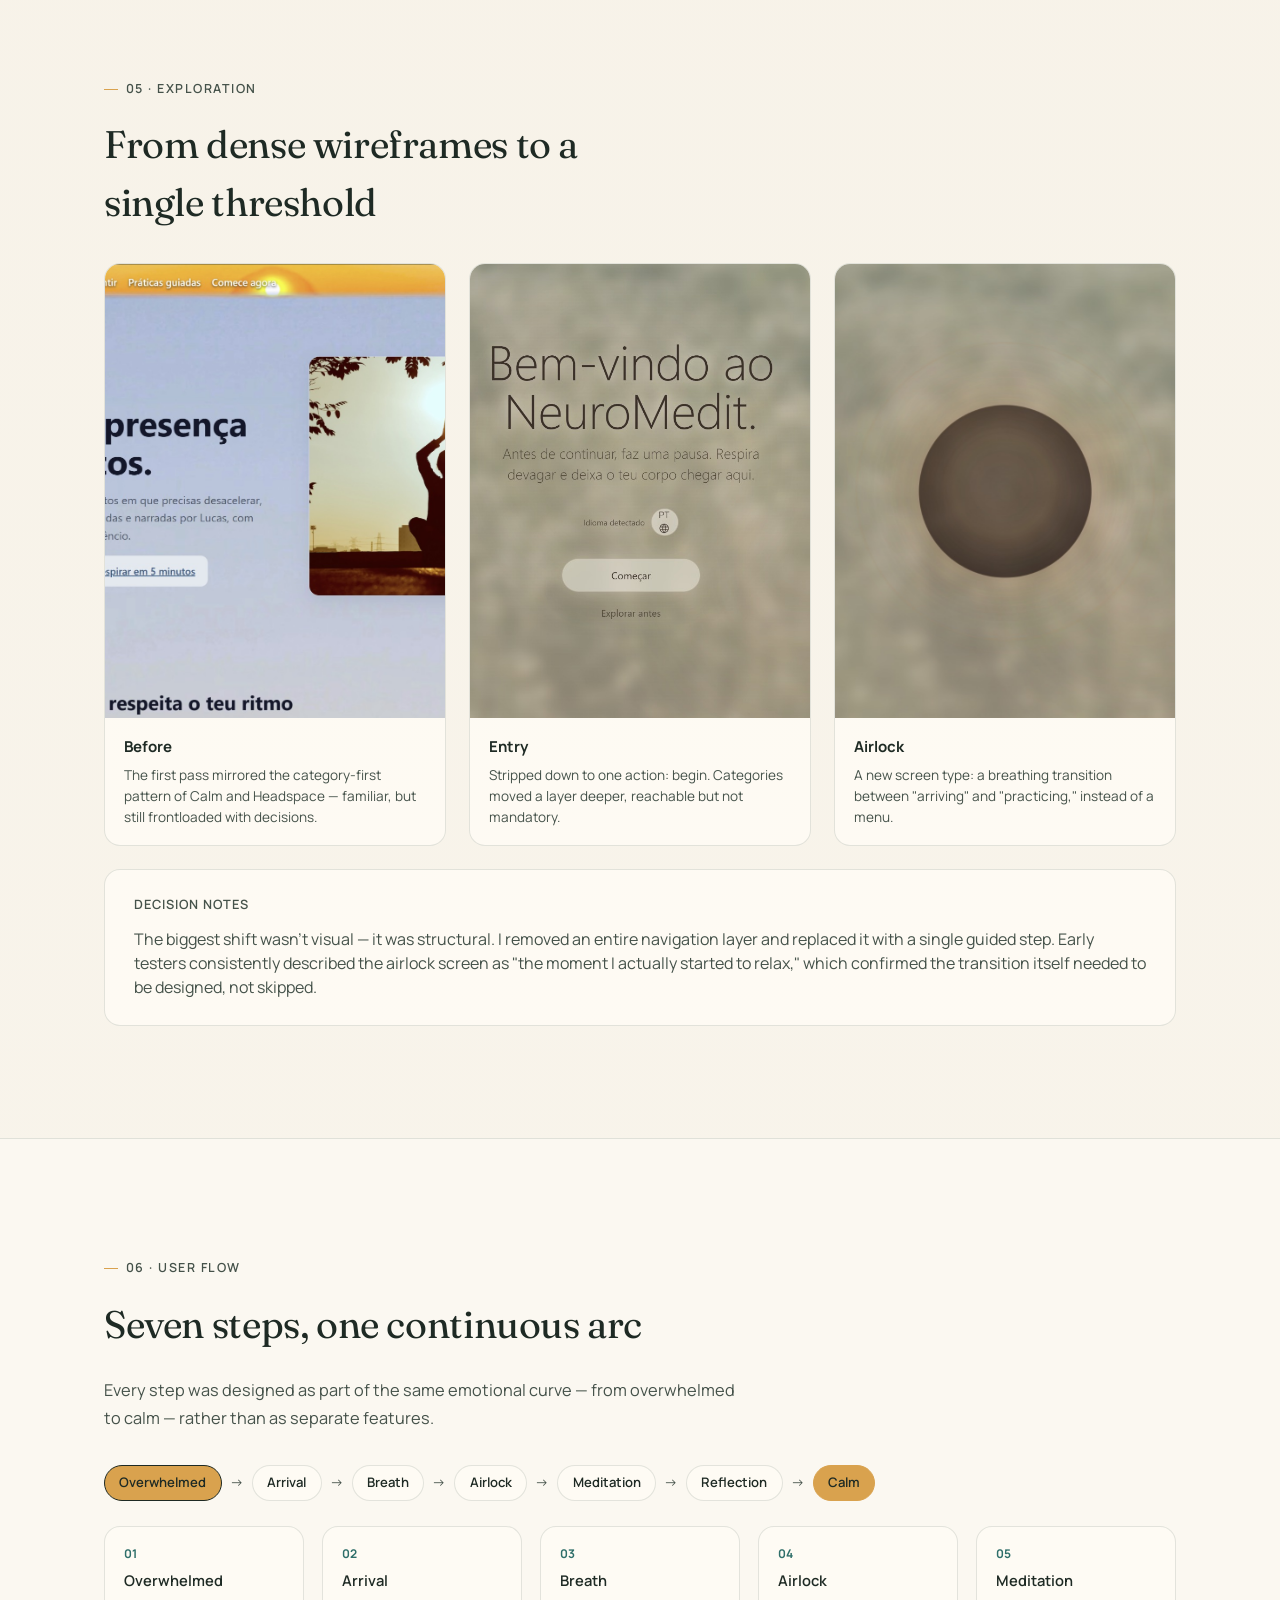
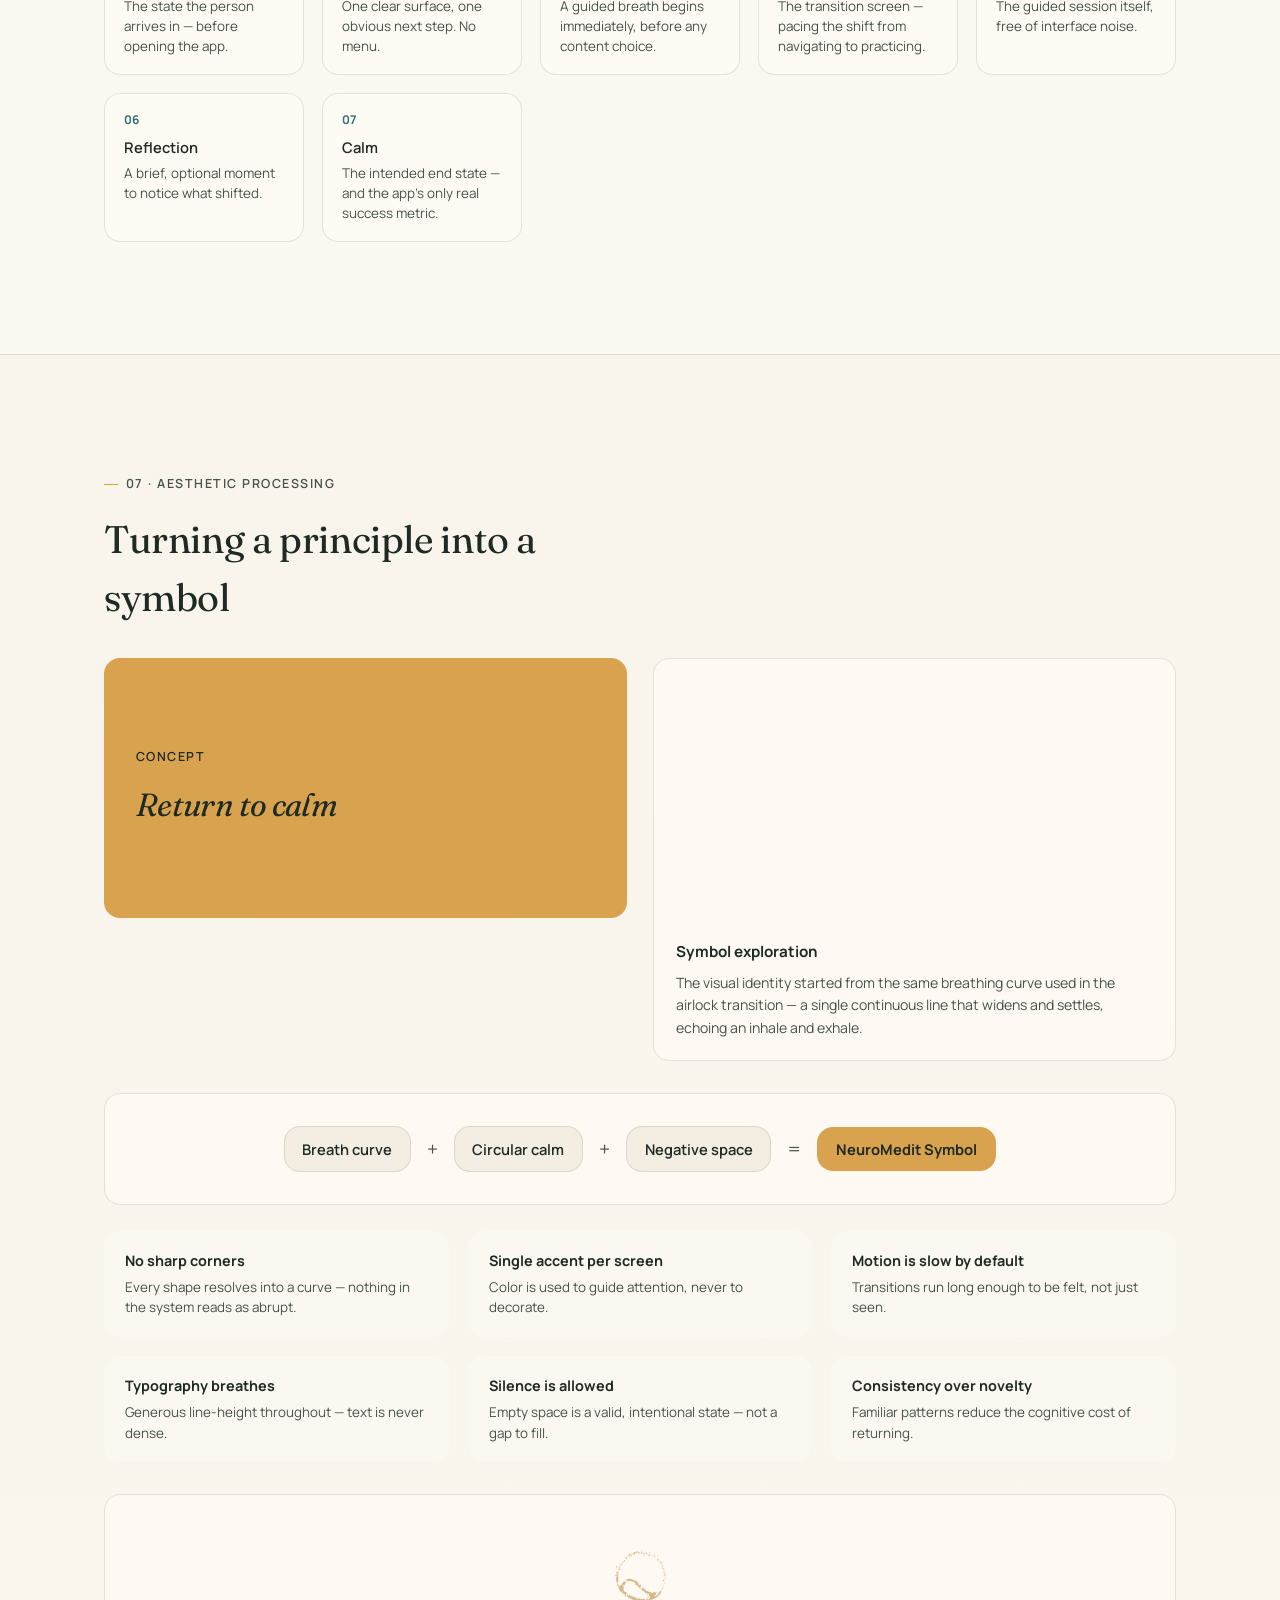
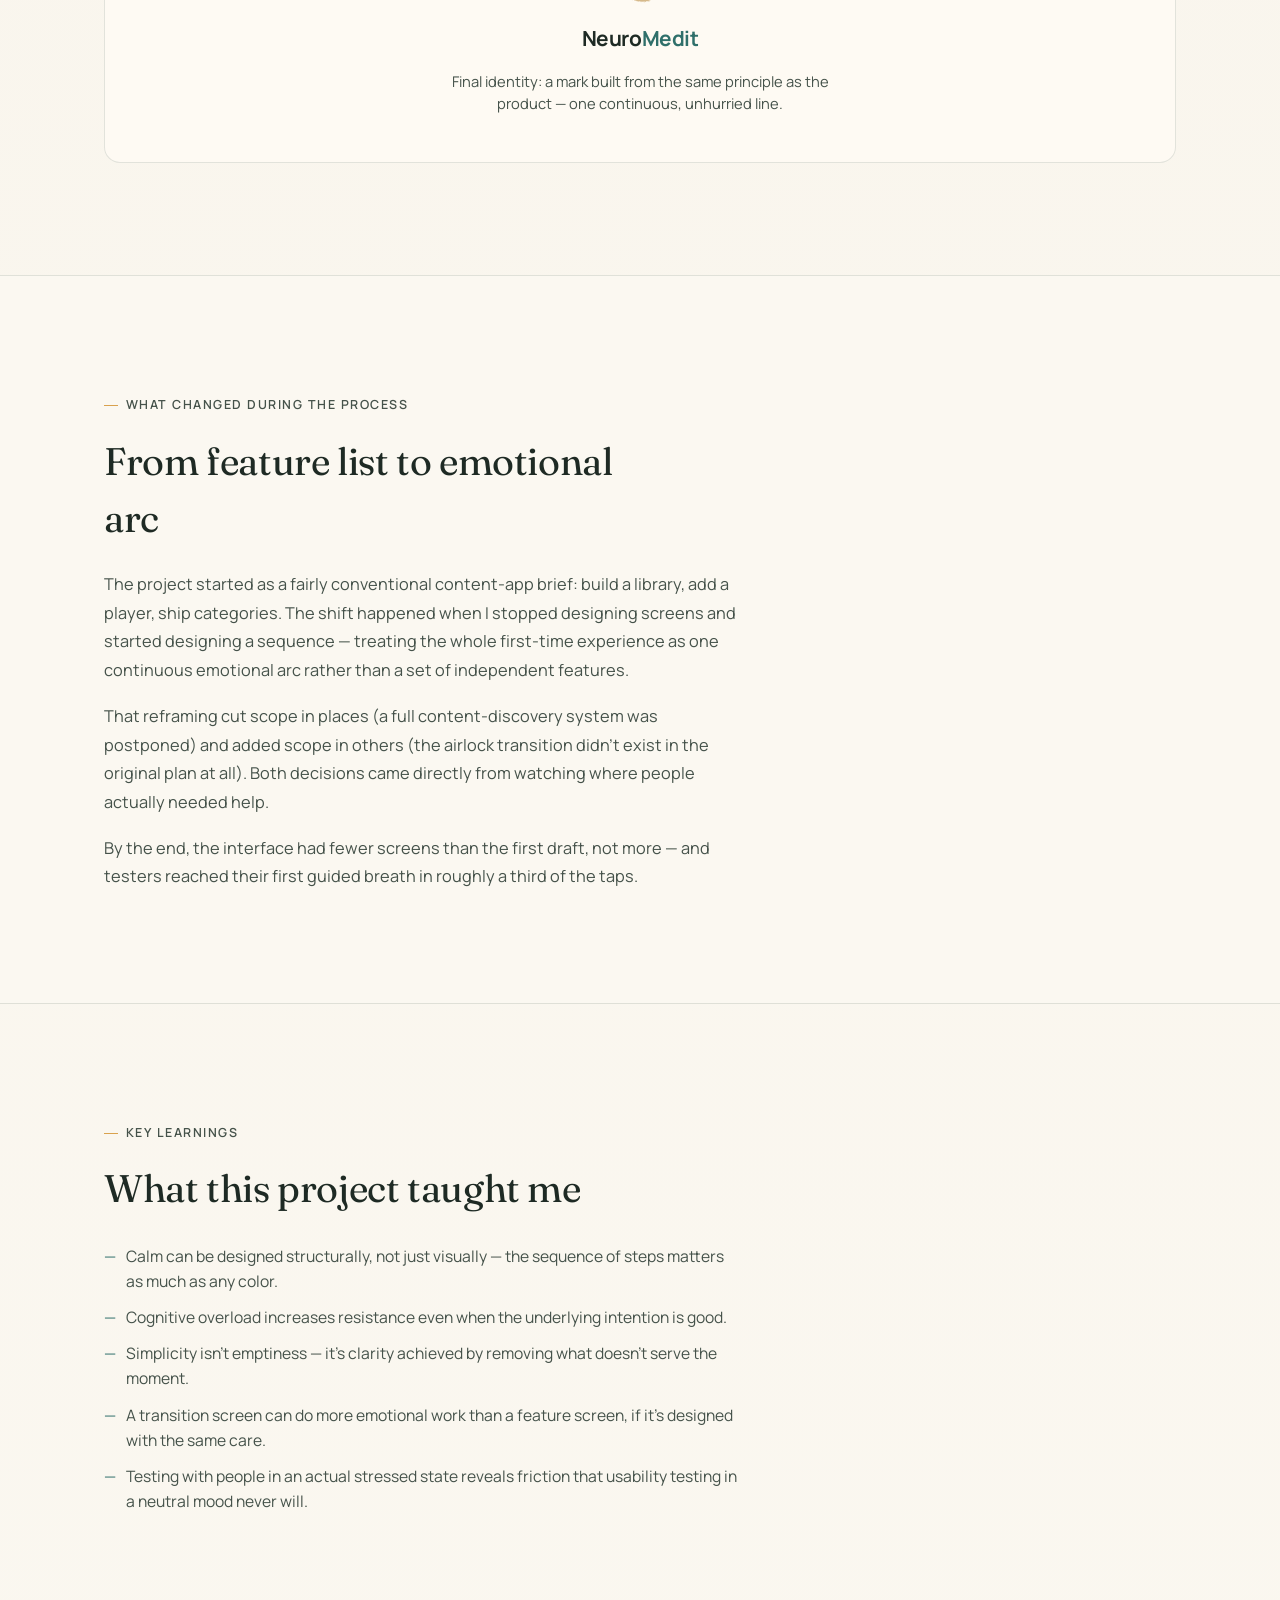
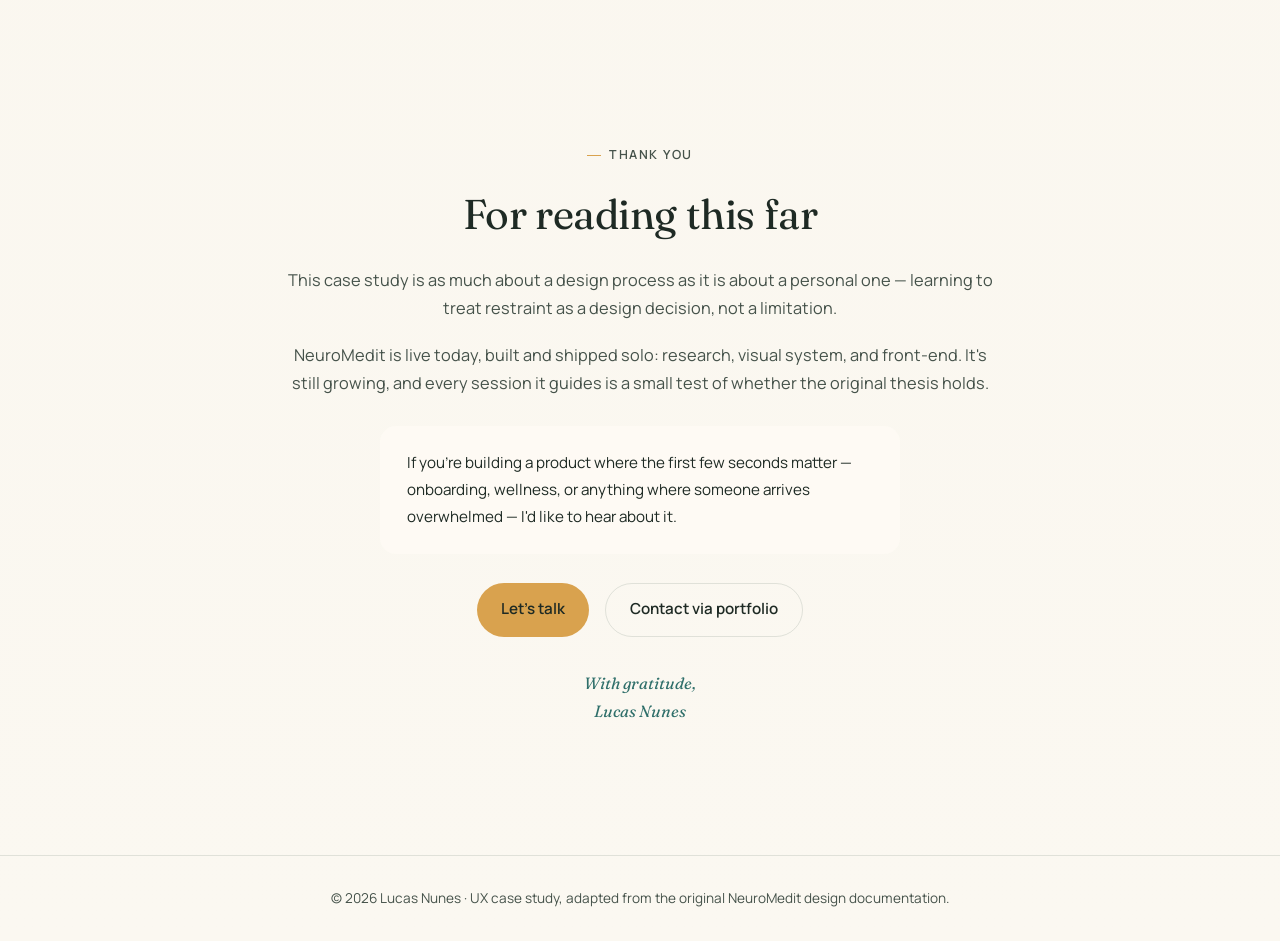
<file: case-study-neuromedit.html>
<!DOCTYPE html>
<html lang="en">
<head>
<meta charset="UTF-8">
<meta name="viewport" content="width=device-width, initial-scale=1.0">
<title>NeuroMedit — UX Case Study · Lucas Nunes</title>
<meta name="description" content="How NeuroMedit was designed: research, benchmark, design principles, wireframes, user flow, and the aesthetic system behind a low cognitive-load meditation app.">
<meta property="og:type" content="article">
<meta property="og:title" content="NeuroMedit — UX Case Study · Lucas Nunes">
<meta property="og:description" content="Designing a meditation app that treats calm as a structural problem, not a visual one.">
<meta name="twitter:card" content="summary">
<link rel="icon" href="favicon.svg" type="image/svg+xml">
<link rel="stylesheet" href="lucasnunes-ds.css?v=2026110516">
<style>
/* ============================================================
   RESET
   ============================================================ */
*{ margin:0; padding:0; box-sizing:border-box; }
html{ scroll-behavior:smooth; }
body{ overflow-x:hidden; }
img{ max-width:100%; display:block; }
a{ color:inherit; text-decoration:none; }
button{ font:inherit; background:none; border:none; cursor:pointer; }
a:focus-visible, button:focus-visible{ outline:2px solid var(--accent); outline-offset:3px; }

.skip-link{
  position:absolute; left:1rem; top:-4rem; z-index:999;
  background:var(--accent); color:var(--button-text); font-weight:600; font-size:.92rem;
  padding:.85rem 1.3rem; border-radius:var(--radius-sm);
}
.skip-link:focus{ top:1rem; }

@media (prefers-contrast:more){
  .header-inner{ background:var(--bg); backdrop-filter:none; -webkit-backdrop-filter:none; }
}

/* ============================================================
   TOKENS — mesma identidade do portfólio
   ============================================================ */

body{ font-family:var(--font-sans); background:linear-gradient(to bottom, var(--bg) 0%, var(--bg-soft) 100%); color:var(--text); line-height:1.5; font-weight:400; }
::selection{ background:var(--surface); }

.container{ max-width:var(--container); margin:0 auto; padding:0 var(--gutter); }
.container.narrow{ max-width:760px; }
section{ padding:clamp(3.5rem,9vw,7rem) 0; }

h1,h2,h3{ letter-spacing:-0.01em; color:var(--text); font-weight:400; }
h3{ font-family:var(--font-sans); font-weight:600; letter-spacing:-0.02em; }
em{ font-family:var(--font-serif); font-style:italic; font-weight:400; color:var(--accent-dark); }
p{ color:var(--text-soft); }

.eyebrow{
  display:inline-flex; align-items:center; gap:.5rem;
  font-size:.78rem; text-transform:uppercase; letter-spacing:.12em;
  color:var(--text-soft); font-weight:600; margin-bottom:1.1rem;
}
.eyebrow::before{ content:""; width:14px; height:1px; background:var(--accent); flex:none; }

.button{
  display:inline-flex; align-items:center; gap:.5rem;
  font-size:.95rem; font-weight:600; padding:.9rem 1.5rem; min-height:48px;
  border-radius:999px;
}
.button.primary{ background:var(--accent); color:var(--button-text); }
.button.primary:hover{ box-shadow:var(--shadow-card); }
.button.ghost{ border:1px solid var(--line); color:var(--text); }
.button.ghost:hover{ border-color:var(--text); background:var(--surface); }
.link-arrow{ font-weight:600; font-size:.94rem; color:var(--accent-dark); border-bottom:1px solid transparent; }
.link-arrow:hover{ border-color:var(--accent); }

/* ============================================================
   HEADER — idêntico ao portfólio
   ============================================================ */
.site-header{ position:sticky; top:0; z-index:60; background:transparent; padding:.86rem 0 .68rem; }
.site-header.scrolled{ padding:.52rem 0 .38rem; }
.header-inner{
  min-height:78px; display:flex; align-items:center; justify-content:space-between; gap:1rem;
  border-radius:999px; border:1px solid var(--line);
  padding:.55rem 1.05rem .55rem 1.2rem;
  background:var(--surface-strong);
  box-shadow:var(--shadow-card), var(--glass-highlight);
 
}
.site-header.scrolled .header-inner{ background:var(--surface-strong); }
.wordmark{ font-size:1.05rem; font-weight:700; letter-spacing:-0.02em; white-space:nowrap; }
.wordmark .accent{ color:var(--accent-dark); }
.main-nav{ display:flex; align-items:center; gap:2.2rem; }
.main-nav a{ font-size:.92rem; color:var(--text-soft); font-weight:500; }
.main-nav a:hover{ color:var(--text); }
.main-nav .button{ padding:.6rem 1.1rem; font-size:.86rem; min-height:auto; }
.main-nav a:not(.button){ padding:.6rem .3rem; display:inline-flex; align-items:center; min-height:44px; }
@media (max-width:760px){ .main-nav a:not(.button){ display:none; } }

/* ============================================================
   SELETOR DE IDIOMA — mesmo componente do portfólio
   ============================================================ */
.header-language-slot{
  display:inline-flex; flex-shrink:0; align-items:center; margin-left:-1rem;
  position:relative; width:64px; height:38px;
}
/* Dentro do header, o pill sai do fluxo — expande por cima sem esticar o header */
.header-language-slot .language-wrapper{
  position:absolute; top:0; right:0;
}
.language-wrapper{
  position:relative; display:inline-flex; flex-direction:column;
  width:64px; max-height:38px; border-radius:999px;
  background:color-mix(in srgb, var(--surface) 78%, transparent);
  border:1px solid var(--line);
  box-shadow:var(--shadow-soft);
  overflow:hidden;
 
  z-index:80;
}
.language-trigger{
  appearance:none; position:relative; z-index:2; flex:0 0 38px; width:100%; height:38px;
  border:0; border-radius:0; display:inline-flex; align-items:center; justify-content:center;
  gap:.28rem; color:var(--text); background:transparent; cursor:pointer;
}
.language-trigger svg{ width:15px; height:15px; }
.language-current{ font-size:.7rem; letter-spacing:.08em; line-height:1; font-weight:600; }
.language-trigger:focus-visible{ outline:none; }
.language-options{
  width:100%; padding:0 .32rem .5rem; display:grid; align-items:center; gap:.22rem; box-sizing:border-box;
  opacity:0; transform:translateY(-10px);
 
}
.language-wrapper.is-open{
  max-height:260px;
  background:var(--surface);
  border-color:var(--text-soft);
  box-shadow:var(--shadow-card);
}
.language-wrapper.is-open .language-options{ opacity:1; transform:translateY(0); }
@media (hover:hover) and (pointer:fine){
  .language-wrapper:hover{ max-height:260px; background:var(--surface); border-color:var(--text-soft); box-shadow:var(--shadow-card); }
  .language-wrapper:hover .language-options{ opacity:1; transform:translateY(0); }
}
.language-options button{
  appearance:none; min-width:46px; height:44px; border:0; border-radius:999px;
  color:var(--text-soft); background:transparent; font:inherit; font-size:.72rem; letter-spacing:.08em;
  cursor:pointer;
}
.language-options button:hover, .language-options button:focus-visible{
  color:var(--text); background:var(--bg-soft);
}
.language-options button:focus-visible{ outline:2px solid var(--accent-dark); outline-offset:-2px; }
.language-options button.is-active{ color:var(--button-text); background-color:var(--accent); outline:none; }
.language-options button:active{ transform:scale(.96); }
@media (prefers-reduced-motion:reduce){
  .language-wrapper, .language-trigger, .language-options, .language-options button{ }
}
@media (max-width:480px){
  .header-language-slot{ width:58px; height:34px; }
  .language-wrapper{ width:58px; max-height:34px; }
  .language-trigger{ flex:0 0 34px; height:34px; }
  .language-wrapper.is-open{ max-height:240px; }
}

/* ============================================================
   HERO DO ESTUDO
   ============================================================ */
.cs-hero{ padding-top:clamp(2.5rem,7vw,4rem); padding-bottom:clamp(2.5rem,5vw,3.5rem); border-bottom:1px solid var(--line); }
.cs-back{ display:inline-flex; align-items:center; gap:.4rem; font-size:.86rem; color:var(--text-soft); font-weight:500; margin-bottom:1.6rem; }
.cs-back:hover{ color:var(--accent-dark); }
.cs-hero h1{ font-size:clamp(2.2rem,5.5vw,3.6rem); line-height:1.08; max-width:16ch; margin-bottom:1.1rem; }
.cs-hero .subtitle{ font-family:var(--font-serif); font-style:italic; color:var(--accent-dark); font-size:clamp(1.1rem,2.2vw,1.35rem); margin-bottom:1.2rem; max-width:32ch; }
.cs-hero-body{ max-width:60ch; font-size:1.05rem; line-height:1.75; margin-bottom:1.8rem; }
.cs-tags{ display:flex; gap:.6rem; flex-wrap:wrap; margin-bottom:2rem; }
.cs-tags span{
  font-size:.8rem; font-weight:600; color:var(--text-soft);
  padding:.4rem .85rem; border:1px solid var(--line); border-radius:999px; background:var(--surface);
}
.cs-hero-actions{ display:flex; gap:.9rem; flex-wrap:wrap; }

/* ============================================================
   BLOCOS DE TEXTO — pesquisa, síntese, mudanças, aprendizados
   ============================================================ */
.cs-section{ border-top:1px solid var(--line); }
.cs-section:nth-child(even){ background:var(--bg-soft); }
.cs-section h2{ font-size:clamp(1.6rem,3.6vw,2.4rem); max-width:22ch; margin-bottom:1.4rem; }
.cs-section > .container > p, .cs-body p{ max-width:64ch; font-size:1.02rem; line-height:1.75; margin-bottom:1.1rem; }
.cs-body p:last-child{ margin-bottom:0; }

blockquote.cs-quote{
  border-left:3px solid var(--accent); padding:.3rem 0 .3rem 1.5rem; margin:1.8rem 0;
  font-family:var(--font-serif); font-style:italic; font-size:clamp(1.15rem,2.4vw,1.4rem); color:var(--text); max-width:52ch;
}

/* estados do usuário */
.cs-states-grid{ display:grid; grid-template-columns:repeat(4,1fr); gap:1.3rem; margin-top:2rem; }
.cs-state-card{ background:var(--surface); border:1px solid var(--line); border-radius:var(--radius-sm); padding:1.5rem; }
.cs-state-card .idx{ font-size:.78rem; color:var(--text-soft); font-weight:600; margin-bottom:.6rem; }
.cs-state-card h3{ font-size:1.05rem; margin-bottom:.9rem; }
.cs-state-card .row{ margin-bottom:.7rem; }
.cs-state-card .row:last-child{ margin-bottom:0; }
.cs-state-card .row h4{ font-size:.72rem; text-transform:uppercase; letter-spacing:.07em; color:var(--text-soft); font-weight:600; margin-bottom:.2rem; }
.cs-state-card .row p{ font-size:.9rem; line-height:1.55; margin-bottom:0; }
@media (max-width:900px){ .cs-states-grid{ grid-template-columns:1fr 1fr; } }
@media (max-width:560px){ .cs-states-grid{ grid-template-columns:1fr; } }

/* benchmark */
.cs-benchmark-grid{ display:grid; grid-template-columns:.9fr 1.1fr; gap:2.5rem; align-items:start; margin-top:2rem; }
.cs-bench-card{ background:var(--surface); border:1px solid var(--line); border-radius:var(--radius-sm); padding:1.5rem; margin-bottom:1.2rem; }
.cs-bench-card:last-child{ margin-bottom:0; }
.cs-bench-card h4{ font-size:1rem; margin-bottom:.5rem; }
.cs-bench-card p{ font-size:.92rem; line-height:1.6; margin-bottom:0; }
.cs-bench-card.insight{ background:var(--surface); border-color:transparent; }
.cs-bench-card.insight h4{ color:var(--accent-dark); }

.cs-carousel{ position:relative; border-radius:var(--radius-sm); overflow:hidden; border:1px solid var(--line); background:var(--surface); user-select:none; }
.cs-carousel-track{ display:flex; touch-action:pan-y; cursor:grab; }
.cs-carousel-track.dragging{ cursor:grabbing; }
.cs-carousel-slide{ flex:0 0 100%; }
.cs-carousel-slide img{ width:100%; aspect-ratio:4/3; object-fit:cover; display:block; pointer-events:none; }
.cs-carousel-cap{ padding:.9rem 1.1rem; font-size:.86rem; color:var(--text-soft); border-top:1px solid var(--line); }
.cs-carousel-nav{
  position:absolute; top:50%; transform:translateY(-50%); z-index:2;
  width:38px; height:38px; border-radius:50%; background:var(--surface-strong);
  border:1px solid var(--line); display:flex; align-items:center; justify-content:center;
  font-size:1rem; color:var(--text);
}
.cs-carousel-nav:hover{ background:var(--surface); }
.cs-carousel-nav.prev{ left:.8rem; }
.cs-carousel-nav.next{ right:.8rem; }
.cs-carousel-dots{ display:flex; gap:.5rem; justify-content:center; padding:.9rem 0; }
.cs-carousel-dots button{ width:8px; height:8px; border-radius:50%; background:var(--line); }
.cs-carousel-dots button[aria-current="true"]{ background:var(--accent); transform:scale(1.2); }
@media (max-width:900px){ .cs-benchmark-grid{ grid-template-columns:1fr; } }

/* princípios */
.cs-principles-grid{
  display:grid; grid-template-columns:repeat(auto-fit, minmax(180px, 1fr));
  gap:1.1rem; margin-top:2rem;
}
.cs-principle-card{
  display:flex; flex-direction:column; align-items:flex-start;
  background:var(--surface); border:1px solid var(--line); border-radius:var(--radius-sm);
  padding:1.5rem 1.3rem;
}
.cs-principle-card .icon{
  width:30px; height:30px; color:var(--accent-dark); margin-bottom:1rem; flex:none;
}
.cs-principle-card .icon svg{ width:100%; height:100%; }
.cs-principle-card h4{
  font-size:1rem; font-weight:600; letter-spacing:-0.01em; line-height:1.3;
  color:var(--text); margin-bottom:.55rem; flex:none;
}
.cs-principle-card p{ font-size:.88rem; line-height:1.6; margin-bottom:0; }
@media (max-width:560px){
  .cs-principles-grid{ grid-template-columns:1fr 1fr; gap:.9rem; }
  .cs-principle-card{ padding:1.25rem 1.1rem; }
}
@media (max-width:380px){ .cs-principles-grid{ grid-template-columns:1fr; } }

/* wireframes / exploração */
.cs-wireframe-grid{ display:grid; grid-template-columns:repeat(3,1fr); gap:1.4rem; margin-top:2rem; }
.cs-wireframe-card{ background:var(--surface); border:1px solid var(--line); border-radius:var(--radius-sm); overflow:hidden; }
.cs-wireframe-card img{ width:100%; aspect-ratio:3/4; object-fit:cover; }
.cs-wireframe-card .meta{ padding:1.1rem 1.2rem; }
.cs-wireframe-card h4{ font-size:.94rem; margin-bottom:.4rem; }
.cs-wireframe-card p{ font-size:.85rem; line-height:1.55; margin-bottom:0; }
.cs-decision-card{ margin-top:1.4rem; background:var(--surface); border:1px solid var(--line); border-radius:var(--radius-sm); padding:1.6rem 1.8rem; }
.cs-decision-card h4{ font-size:.8rem; text-transform:uppercase; letter-spacing:.08em; color:var(--text-soft); font-weight:600; margin-bottom:.8rem; }
@media (max-width:820px){ .cs-wireframe-grid{ grid-template-columns:1fr; } }

/* fluxo do usuário — reaproveita padrão flow-step do portfólio */
.flow-strip{ display:flex; flex-wrap:wrap; align-items:center; gap:.5rem; margin:2rem 0 0; }
.flow-step{
  font-size:.82rem; font-weight:600; color:var(--text); background:var(--surface);
  border:1px solid var(--line); border-radius:999px; padding:.45rem .9rem; white-space:nowrap;
}
.flow-step.is-heavy{ background:var(--accent); color:var(--button-text); border-color:var(--text); }
.flow-step.is-calm{ background:var(--accent); color:var(--button-text); border-color:var(--accent); }
.flow-sep{ color:var(--text-soft); font-size:.85rem; }
.cs-flow-detail{ display:grid; grid-template-columns:repeat(auto-fit,minmax(200px,1fr)); gap:1.1rem; margin-top:1.6rem; }
.cs-flow-detail .step{ background:var(--surface); border:1px solid var(--line); border-radius:var(--radius-sm); padding:1.1rem 1.2rem; }
.cs-flow-detail .step .n{ font-size:.75rem; color:var(--accent-dark); font-weight:700; margin-bottom:.4rem; }
.cs-flow-detail .step h5{ font-size:.92rem; font-weight:600; margin-bottom:.3rem; color:var(--text); }
.cs-flow-detail .step p{ font-size:.84rem; line-height:1.5; margin-bottom:0; }

/* processamento estético / sistema */
.cs-aesthetic-grid{ display:grid; grid-template-columns:1fr 1fr; gap:1.6rem; margin-top:2rem; align-items:start; }
.cs-concept-card{ background:var(--accent); color:var(--button-text); border-radius:var(--radius-sm); padding:2rem; display:flex; flex-direction:column; justify-content:center; min-height:260px; }
.cs-concept-card .k{ font-size:.78rem; text-transform:uppercase; letter-spacing:.12em; color:var(--button-text); font-weight:600; margin-bottom:.9rem; }
.cs-concept-card h3{ font-family:var(--font-serif); font-style:italic; color:var(--button-text); font-size:clamp(1.5rem,3vw,2rem); font-weight:400; }
.cs-process-card{ background:var(--surface); border:1px solid var(--line); border-radius:var(--radius-sm); overflow:hidden; }
.cs-process-card video{ width:100%; display:block; }
.cs-process-card .meta{ padding:1.3rem 1.4rem; }
.cs-process-card h4{ font-size:.95rem; margin-bottom:.5rem; }
.cs-process-card p{ font-size:.88rem; line-height:1.6; margin-bottom:0; }
@media (max-width:820px){ .cs-aesthetic-grid{ grid-template-columns:1fr; } }

.cs-equation{
  margin-top:2rem; display:flex; align-items:center; justify-content:center; flex-wrap:wrap; gap:1rem;
  padding:2rem 1.5rem; background:var(--surface); border:1px solid var(--line); border-radius:var(--radius-sm); text-align:center;
}
.cs-equation .term{ font-size:.92rem; font-weight:600; color:var(--text); padding:.7rem 1.1rem; border:1px solid var(--line); border-radius:var(--radius-sm); background:var(--bg); }
.cs-equation .op{ font-size:1.2rem; color:var(--text-soft); }
.cs-equation .result{ font-size:.92rem; font-weight:700; color:var(--button-text); background:var(--accent); padding:.7rem 1.2rem; border-radius:var(--radius-sm); }

.cs-rules-grid{ display:grid; grid-template-columns:repeat(3,1fr); gap:1.2rem; margin-top:1.6rem; }
.cs-rule-card{ padding:1.2rem 1.3rem; background:var(--bg-soft); border-radius:var(--radius-sm); }
.cs-rule-card h5{ font-size:.9rem; margin-bottom:.35rem; color:var(--text); }
.cs-rule-card p{ font-size:.84rem; line-height:1.5; margin-bottom:0; }
@media (max-width:820px){ .cs-rules-grid{ grid-template-columns:1fr 1fr; } }
@media (max-width:520px){ .cs-rules-grid{ grid-template-columns:1fr; } }

.cs-logo-block{
  margin-top:2rem; display:flex; flex-direction:column; align-items:center; text-align:center; gap:1rem;
  padding:3rem 1.5rem; background:var(--surface); border:1px solid var(--line); border-radius:var(--radius-sm);
}
.cs-logo-block img{ width:64px; height:64px; }
.cs-logo-block .word{ font-size:1.3rem; font-weight:700; letter-spacing:-0.02em; }
.cs-logo-block .word .accent{ color:var(--accent-dark); }
.cs-logo-block p{ max-width:44ch; font-size:.92rem; margin-bottom:0; }

/* aprendizados */
.learnings{ list-style:none; margin-top:1.6rem; display:grid; gap:.7rem; max-width:64ch; }
.learnings li{ font-size:.98rem; line-height:1.6; padding-left:1.4rem; position:relative; color:var(--text-soft); }
.learnings li::before{ content:"—"; position:absolute; left:0; color:var(--accent-dark); }

/* encerramento */
.cs-final{ text-align:center; }
.cs-final .container.narrow{ margin:0 auto; }
.cs-final h2{ font-size:clamp(1.7rem,4vw,2.6rem); margin-bottom:1.3rem; }
.cs-final p{ font-size:1.02rem; line-height:1.75; margin-bottom:1.1rem; }
.cs-opportunity{
  margin:1.8rem auto; max-width:52ch; text-align:left; padding:1.5rem 1.7rem;
  background:var(--surface); border-radius:var(--radius-sm);
}
.cs-opportunity p{ font-size:.95rem; color:var(--text); margin-bottom:0; }
.cs-final-actions{ display:flex; gap:1rem; justify-content:center; flex-wrap:wrap; margin:1.6rem 0 2rem; }
.cs-sign{ font-family:var(--font-serif); font-style:italic; color:var(--accent-dark); font-size:1.15rem; }

footer{ border-top:1px solid var(--line); padding:2rem 0; text-align:center; }
footer p{ font-size:.85rem; color:var(--text-soft); }

/* reveal */

@media (max-width:480px){
  .container{ padding:0 1.15rem; }
  .cs-hero-actions .button, .cs-final-actions .button{ width:100%; justify-content:center; }
  .cs-hero-actions, .cs-final-actions{ flex-direction:column; }
  .header-inner{ min-height:56px; padding:.4rem .4rem .4rem 1rem; }
  .wordmark{ font-size:.98rem; }
}
@media (prefers-reduced-motion:reduce){
  .reveal{ opacity:1; transform:none; }
  html{ scroll-behavior:auto; }
  .cs-carousel-track{ }
}
</style>
</head>
<body>

<a class="skip-link" href="#main" data-i18n="common_skip">Skip to content</a>

<!-- ================= HEADER ================= -->
<header class="site-header" id="siteHeader">
  <div class="container header-inner">
    <a class="wordmark" href="index.html">Lucas&nbsp;<span class="accent">Nunes</span></a>
    <nav class="main-nav" aria-label="Main navigation">
      <a href="index.html#casos" data-i18n="common_nav_casos">Casos</a>
      <a href="index.html#sobre" data-i18n="common_nav_sobre">Sobre</a>
      <a class="button ghost" href="index.html#contato" data-i18n="common_nav_contato">Contato</a>
      <div class="header-language-slot" data-language-host></div>
    </nav>
  </div>
</header>

<main id="main">

<!-- ================= HERO ================= -->
<section class="cs-hero">
  <div class="container">
    <a class="cs-back reveal" href="index.html#case-neuromedit" data-i18n="cs_back">← Back to portfolio</a>
    <span class="eyebrow reveal" data-i18n="cs_eyebrow_hero">UX Case Study</span>
    <h1 class="reveal">NeuroMedit</h1>
    <p class="subtitle reveal" data-i18n="cs_subtitle">Designing a low cognitive-load meditation experience.</p>
    <p class="cs-hero-body reveal" data-i18n="cs_hero_body">Most meditation apps ask you to relax — and overload you with choices before you get there. This is the process behind an app that treats the moment before meditation as part of the meditation itself.</p>
    <div class="cs-tags reveal">
      <span data-i18n="cs_tag_ux">UX Design</span>
      <span data-i18n="cs_tag_emotional">Emotional Design</span>
      <span data-i18n="cs_tag_cognitive">Cognitive Load</span>
      <span data-i18n="cs_tag_frontend">Front-End</span>
    </div>
    <div class="cs-hero-actions reveal">
      <a class="button primary" href="#research" data-i18n="cs_cta_explore">Explore the process ↓</a>
      <a class="button ghost" href="https://neuromedit.com" target="_blank" rel="noopener" data-i18n="cs_cta_live">View live project ↗</a>
      <a class="button ghost" href="design-system-neuromedit.html" data-i18n="h2_read_ds">Ver o design system →</a>
    </div>
  </div>
</section>

<!-- ================= 01 RESEARCH / FRAMING ================= -->
<section class="cs-section" id="research">
  <div class="container">
    <span class="eyebrow reveal" data-i18n="cs_eyebrow_01">01 · Research &amp; Framing</span>
    <h2 class="reveal" data-i18n="cs_h2_01">Starting with the wrong question</h2>
    <div class="cs-body reveal">
      <p data-i18n="cs_01_p1">Meditation apps are usually judged by their content library — how many sessions, how many voices, how many themes. I started there too, and it was the wrong place to start.</p>
      <p data-i18n="cs_01_p2">The real friction wasn't the content. It was everything a stressed person has to do before reaching it: open the app, read a menu, compare categories, make a decision. For someone who opened the app because they were already overwhelmed, that sequence is a second source of overwhelm.</p>
      <p data-i18n="cs_01_p3">So I reframed the problem. Instead of asking "what content should this app have," I asked "what does someone in a dysregulated state need from an interface in the first ten seconds." That question shaped everything that followed.</p>
    </div>
  </div>
</section>

<!-- ================= 02 RESEARCH SYNTHESIS ================= -->
<section class="cs-section" id="synthesis">
  <div class="container">
    <span class="eyebrow reveal" data-i18n="cs_eyebrow_02">02 · Research Synthesis</span>
    <h2 class="reveal" data-i18n="cs_h2_02">Calm is a structural problem, not a visual one</h2>
    <div class="cs-body reveal">
      <p data-i18n="cs_02_p1">Soft colors and slow animations can suggest calm, but they don't produce it if the person still has to think, choose, and navigate before their first breath. Visual calm and cognitive calm are different things, and most meditation products only design for the first one.</p>
      <blockquote class="cs-quote" data-i18n="cs_quote">Calm isn't a color palette. It's the absence of unnecessary decisions.</blockquote>
      <p data-i18n="cs_02_p2">That insight became the design thesis for NeuroMedit: reduce the number of decisions between "I opened the app" and "I am breathing," and treat every screen in between as a transition, not a destination.</p>
      <p data-i18n="cs_02_p3">This meant looking past aesthetics and mapping the emotional and cognitive state of the person on the other side of the screen — before designing a single component.</p>
    </div>
  </div>
</section>

<!-- ================= USER STATES ================= -->
<section class="cs-section">
  <div class="container">
    <span class="eyebrow reveal" data-i18n="cs_eyebrow_states">User States</span>
    <h2 class="reveal" data-i18n="cs_h2_states">Who is actually opening this app</h2>
    <p class="reveal" style="max-width:64ch;font-size:1.02rem;line-height:1.75;" data-i18n="cs_states_intro">Four recurring states kept surfacing in research — each with a different emotional entry point, a different cognitive pain point, and a different opportunity for the interface to help rather than add friction.</p>
    <div class="cs-states-grid">
      <div class="cs-state-card reveal">
        <div class="idx">01</div>
        <h3 data-i18n="cs_state1_title">Overwhelmed</h3>
        <div class="row"><h4 data-i18n="cs_label_emotional">Emotional state</h4><p data-i18n="cs_state1_emotional">Anxious, scattered, mentally "loud."</p></div>
        <div class="row"><h4 data-i18n="cs_label_cognitive">Cognitive pain point</h4><p data-i18n="cs_state1_cognitive">Any menu feels like one more demand.</p></div>
        <div class="row"><h4 data-i18n="cs_label_opportunity">UX opportunity</h4><p data-i18n="cs_state1_opportunity">Remove choice entirely at entry — offer one obvious next step.</p></div>
      </div>
      <div class="cs-state-card reveal">
        <div class="idx">02</div>
        <h3 data-i18n="cs_state2_title">Depleted</h3>
        <div class="row"><h4 data-i18n="cs_label_emotional">Emotional state</h4><p data-i18n="cs_state2_emotional">Tired, low energy, little patience.</p></div>
        <div class="row"><h4 data-i18n="cs_label_cognitive">Cognitive pain point</h4><p data-i18n="cs_state2_cognitive">Reading and comparing options costs effort they don't have.</p></div>
        <div class="row"><h4 data-i18n="cs_label_opportunity">UX opportunity</h4><p data-i18n="cs_state2_opportunity">Short, low-effort interactions with generous whitespace.</p></div>
      </div>
      <div class="cs-state-card reveal">
        <div class="idx">03</div>
        <h3 data-i18n="cs_state3_title">Skeptical</h3>
        <div class="row"><h4 data-i18n="cs_label_emotional">Emotional state</h4><p data-i18n="cs_state3_emotional">Curious but guarded, unsure it will help.</p></div>
        <div class="row"><h4 data-i18n="cs_label_cognitive">Cognitive pain point</h4><p data-i18n="cs_state3_cognitive">Overly clinical or overly mystical language breaks trust.</p></div>
        <div class="row"><h4 data-i18n="cs_label_opportunity">UX opportunity</h4><p data-i18n="cs_state3_opportunity">Plain, grounded language and visible transparency about the method.</p></div>
      </div>
      <div class="cs-state-card reveal">
        <div class="idx">04</div>
        <h3 data-i18n="cs_state4_title">Returning</h3>
        <div class="row"><h4 data-i18n="cs_label_emotional">Emotional state</h4><p data-i18n="cs_state4_emotional">Familiar with the app, seeking routine.</p></div>
        <div class="row"><h4 data-i18n="cs_label_cognitive">Cognitive pain point</h4><p data-i18n="cs_state4_cognitive">Friction in getting back to what worked before.</p></div>
        <div class="row"><h4 data-i18n="cs_label_opportunity">UX opportunity</h4><p data-i18n="cs_state4_opportunity">Fast re-entry to recent or favorite sessions.</p></div>
      </div>
    </div>
  </div>
</section>

<!-- ================= 03 BENCHMARK ================= -->
<section class="cs-section" id="benchmark">
  <div class="container">
    <span class="eyebrow reveal" data-i18n="cs_eyebrow_03">03 · Benchmark</span>
    <h2 class="reveal" data-i18n="cs_h2_03">Looking at Calm and Headspace with a critical eye</h2>
    <p class="reveal" style="max-width:64ch;font-size:1.02rem;line-height:1.75;" data-i18n="cs_03_intro">Both are well-crafted products with strong visual systems. The gap I found wasn't in polish — it was in what happens before the first breath.</p>
    <div class="cs-benchmark-grid">
      <div class="reveal">
        <div class="cs-bench-card">
          <h4 data-i18n="cs_bench_calm_h">Calm</h4>
          <p data-i18n="cs_bench_calm_p">A rich, editorial home screen with multiple content rails. Beautiful, but it asks for a decision before any practice begins — the entry point is a library, not a breath.</p>
        </div>
        <div class="cs-bench-card">
          <h4 data-i18n="cs_bench_headspace_h">Headspace</h4>
          <p data-i18n="cs_bench_headspace_p">Friendlier and more guided than Calm, with onboarding that nudges toward a first session. Still, the main navigation surfaces categories and courses before any calming action.</p>
        </div>
        <div class="cs-bench-card insight">
          <h4 data-i18n="cs_bench_insight_h">Insight</h4>
          <p data-i18n="cs_bench_insight_p">Neither product treats the pre-session moment as part of the emotional arc. Both optimize the library. NeuroMedit optimizes the threshold.</p>
        </div>
      </div>
      <div class="reveal">
        <div class="cs-carousel" id="benchCarousel">
          <div class="cs-carousel-track" id="benchTrack">
            <div class="cs-carousel-slide"><img src="assets/calm-entry.jpg" alt="Calm app home screen, showing multiple content rails and categories" data-i18n="cs_carousel_alt_calm" data-i18n-attr="alt"></div>
            <div class="cs-carousel-slide"><img src="assets/headspace-entry.jpg" alt="Headspace app home screen, showing onboarding and course categories" data-i18n="cs_carousel_alt_headspace" data-i18n-attr="alt"></div>
          </div>
          <button class="cs-carousel-nav prev" id="benchPrev" aria-label="Previous image" data-i18n="cs_carousel_prev_label" data-i18n-attr="aria-label">‹</button>
          <button class="cs-carousel-nav next" id="benchNext" aria-label="Next image" data-i18n="cs_carousel_next_label" data-i18n-attr="aria-label">›</button>
          <p class="cs-carousel-cap" id="benchCap" data-i18n="cs_carousel_cap_calm">Calm — entry screen</p>
          <div class="cs-carousel-dots" id="benchDots"></div>
        </div>
      </div>
    </div>
  </div>
</section>

<!-- ================= 04 DESIGN PRINCIPLES ================= -->
<section class="cs-section" id="principles">
  <div class="container">
    <span class="eyebrow reveal" data-i18n="cs_eyebrow_04">04 · Design Principles</span>
    <h2 class="reveal" data-i18n="cs_h2_04">Five rules that shaped every screen</h2>
    <div class="cs-principles-grid">
      <div class="cs-principle-card reveal">
        <span class="icon" aria-hidden="true"><svg viewBox="0 0 24 24" fill="none" stroke="currentColor" stroke-width="1.6"><circle cx="12" cy="12" r="9"/><circle cx="12" cy="12" r="2.6" fill="currentColor" stroke="none"/></svg></span>
        <h4 data-i18n="cs_p1_title">One decision per screen</h4>
        <p data-i18n="cs_p1_desc">Never ask for two choices when one will do.</p>
      </div>
      <div class="cs-principle-card reveal">
        <span class="icon" aria-hidden="true"><svg viewBox="0 0 24 24" fill="none" stroke="currentColor" stroke-width="1.6" stroke-linecap="round" stroke-linejoin="round"><path d="M12 4.2 20 8.6 12 13 4 8.6 12 4.2z"/><path d="M4 12.4l8 4.4 8-4.4"/><path d="M4 16.2l8 4.4 8-4.4"/></svg></span>
        <h4 data-i18n="cs_p2_title">Progressive disclosure</h4>
        <p data-i18n="cs_p2_desc">Reveal complexity only when the user is ready for it.</p>
      </div>
      <div class="cs-principle-card reveal">
        <span class="icon" aria-hidden="true"><svg viewBox="0 0 24 24" fill="none" stroke="currentColor" stroke-width="1.6" stroke-linecap="round" stroke-linejoin="round"><path d="M2.5 13c1.8-4.5 3.6-4.5 5.4 0s3.6 4.5 5.4 0 3.6-4.5 5.4 0 3.6-4.5 5.4 0"/></svg></span>
        <h4 data-i18n="cs_p3_title">Breath as transition</h4>
        <p data-i18n="cs_p3_desc">Loading and navigation moments double as regulation cues.</p>
      </div>
      <div class="cs-principle-card reveal">
        <span class="icon" aria-hidden="true"><svg viewBox="0 0 24 24" fill="none" stroke="currentColor" stroke-width="1.6"><rect x="4" y="4" width="16" height="16" rx="4"/></svg></span>
        <h4 data-i18n="cs_p4_title">Generous whitespace</h4>
        <p data-i18n="cs_p4_desc">Space is a feature for a depleted nervous system, not decoration.</p>
      </div>
      <div class="cs-principle-card reveal">
        <span class="icon" aria-hidden="true"><svg viewBox="0 0 24 24" fill="none" stroke="currentColor" stroke-width="1.6" stroke-linecap="round" stroke-linejoin="round"><path d="M4.5 5.5h15v10h-8.2l-3.8 3.6v-3.6h-3z"/><path d="M8.2 10.2h7.6M8.2 12.9h5"/></svg></span>
        <h4 data-i18n="cs_p5_title">Honest language</h4>
        <p data-i18n="cs_p5_desc">No clinical jargon, no mystical overreach — just plain, grounded words.</p>
      </div>
    </div>
  </div>
</section>

<!-- ================= 05 EXPLORATION / WIREFRAMES ================= -->
<section class="cs-section" id="exploration">
  <div class="container">
    <span class="eyebrow reveal" data-i18n="cs_eyebrow_05">05 · Exploration</span>
    <h2 class="reveal" data-i18n="cs_h2_05">From dense wireframes to a single threshold</h2>
    <div class="cs-wireframe-grid">
      <div class="cs-wireframe-card reveal">
        <img src="assets/before.jpg" alt="Early wireframe with a dense grid of categories and filters" data-i18n="cs_wf1_alt" data-i18n-attr="alt">
        <div class="meta"><h4 data-i18n="cs_wf1_title">Before</h4><p data-i18n="cs_wf1_desc">The first pass mirrored the category-first pattern of Calm and Headspace — familiar, but still frontloaded with decisions.</p></div>
      </div>
      <div class="cs-wireframe-card reveal">
        <img src="assets/entry.jpg" alt="Simplified entry screen wireframe with a single primary action" data-i18n="cs_wf2_alt" data-i18n-attr="alt">
        <div class="meta"><h4 data-i18n="cs_wf2_title">Entry</h4><p data-i18n="cs_wf2_desc">Stripped down to one action: begin. Categories moved a layer deeper, reachable but not mandatory.</p></div>
      </div>
      <div class="cs-wireframe-card reveal">
        <img src="assets/airlock.jpg" alt="Wireframe of the airlock breathing transition screen" data-i18n="cs_wf3_alt" data-i18n-attr="alt">
        <div class="meta"><h4 data-i18n="cs_wf3_title">Airlock</h4><p data-i18n="cs_wf3_desc">A new screen type: a breathing transition between "arriving" and "practicing," instead of a menu.</p></div>
      </div>
    </div>
    <div class="cs-decision-card reveal">
      <h4 data-i18n="cs_decision_h">Decision Notes</h4>
      <p data-i18n="cs_decision_p">The biggest shift wasn't visual — it was structural. I removed an entire navigation layer and replaced it with a single guided step. Early testers consistently described the airlock screen as "the moment I actually started to relax," which confirmed the transition itself needed to be designed, not skipped.</p>
    </div>
  </div>
</section>

<!-- ================= 06 USER FLOW ================= -->
<section class="cs-section" id="flow">
  <div class="container">
    <span class="eyebrow reveal" data-i18n="cs_eyebrow_06">06 · User Flow</span>
    <h2 class="reveal" data-i18n="cs_h2_06">Seven steps, one continuous arc</h2>
    <p class="reveal" style="max-width:64ch;font-size:1.02rem;line-height:1.75;" data-i18n="cs_06_intro">Every step was designed as part of the same emotional curve — from overwhelmed to calm — rather than as separate features.</p>
    <div class="flow-strip reveal">
      <span class="flow-step is-heavy" data-i18n="idx_flow_1">Overwhelmed</span><span class="flow-sep" aria-hidden="true">→</span>
      <span class="flow-step" data-i18n="idx_flow_2">Arrival</span><span class="flow-sep" aria-hidden="true">→</span>
      <span class="flow-step" data-i18n="idx_flow_3">Breath</span><span class="flow-sep" aria-hidden="true">→</span>
      <span class="flow-step" data-i18n="idx_flow_4">Airlock</span><span class="flow-sep" aria-hidden="true">→</span>
      <span class="flow-step" data-i18n="idx_flow_5">Meditation</span><span class="flow-sep" aria-hidden="true">→</span>
      <span class="flow-step" data-i18n="idx_flow_6">Reflection</span><span class="flow-sep" aria-hidden="true">→</span>
      <span class="flow-step is-calm" data-i18n="idx_flow_7">Calm</span>
    </div>
    <div class="cs-flow-detail reveal">
      <div class="step"><div class="n">01</div><h5 data-i18n="idx_flow_1">Overwhelmed</h5><p data-i18n="cs_flowd1_desc">The state the person arrives in — before opening the app.</p></div>
      <div class="step"><div class="n">02</div><h5 data-i18n="idx_flow_2">Arrival</h5><p data-i18n="cs_flowd2_desc">One clear surface, one obvious next step. No menu.</p></div>
      <div class="step"><div class="n">03</div><h5 data-i18n="idx_flow_3">Breath</h5><p data-i18n="cs_flowd3_desc">A guided breath begins immediately, before any content choice.</p></div>
      <div class="step"><div class="n">04</div><h5 data-i18n="idx_flow_4">Airlock</h5><p data-i18n="cs_flowd4_desc">The transition screen — pacing the shift from navigating to practicing.</p></div>
      <div class="step"><div class="n">05</div><h5 data-i18n="idx_flow_5">Meditation</h5><p data-i18n="cs_flowd5_desc">The guided session itself, free of interface noise.</p></div>
      <div class="step"><div class="n">06</div><h5 data-i18n="idx_flow_6">Reflection</h5><p data-i18n="cs_flowd6_desc">A brief, optional moment to notice what shifted.</p></div>
      <div class="step"><div class="n">07</div><h5 data-i18n="idx_flow_7">Calm</h5><p data-i18n="cs_flowd7_desc">The intended end state — and the app's only real success metric.</p></div>
    </div>
  </div>
</section>

<!-- ================= 07 AESTHETIC PROCESSING ================= -->
<section class="cs-section" id="aesthetic">
  <div class="container">
    <span class="eyebrow reveal" data-i18n="cs_eyebrow_07">07 · Aesthetic Processing</span>
    <h2 class="reveal" data-i18n="cs_h2_07">Turning a principle into a symbol</h2>
    <div class="cs-aesthetic-grid">
      <div class="cs-concept-card reveal">
        <span class="k" data-i18n="cs_concept_k">Concept</span>
        <h3 data-i18n="cs_concept_h3">Return to calm</h3>
      </div>
      <div class="cs-process-card reveal">
        <video src="assets/processo.mp4" class="brand-process-video" autoplay muted loop playsinline></video>
        <div class="meta">
          <h4 data-i18n="cs_process_h4">Symbol exploration</h4>
          <p data-i18n="cs_process_p">The visual identity started from the same breathing curve used in the airlock transition — a single continuous line that widens and settles, echoing an inhale and exhale.</p>
        </div>
      </div>
    </div>

    <div class="cs-equation reveal">
      <span class="term" data-i18n="cs_eq_term1">Breath curve</span>
      <span class="op" aria-hidden="true">+</span>
      <span class="term" data-i18n="cs_eq_term2">Circular calm</span>
      <span class="op" aria-hidden="true">+</span>
      <span class="term" data-i18n="cs_eq_term3">Negative space</span>
      <span class="op" aria-hidden="true">=</span>
      <span class="result" data-i18n="cs_eq_result">NeuroMedit Symbol</span>
    </div>

    <div class="cs-rules-grid">
      <div class="cs-rule-card reveal"><h5 data-i18n="cs_rule1_h">No sharp corners</h5><p data-i18n="cs_rule1_p">Every shape resolves into a curve — nothing in the system reads as abrupt.</p></div>
      <div class="cs-rule-card reveal"><h5 data-i18n="cs_rule2_h">Single accent per screen</h5><p data-i18n="cs_rule2_p">Color is used to guide attention, never to decorate.</p></div>
      <div class="cs-rule-card reveal"><h5 data-i18n="cs_rule3_h">Motion is slow by default</h5><p data-i18n="cs_rule3_p">Transitions run long enough to be felt, not just seen.</p></div>
      <div class="cs-rule-card reveal"><h5 data-i18n="cs_rule4_h">Typography breathes</h5><p data-i18n="cs_rule4_p">Generous line-height throughout — text is never dense.</p></div>
      <div class="cs-rule-card reveal"><h5 data-i18n="cs_rule5_h">Silence is allowed</h5><p data-i18n="cs_rule5_p">Empty space is a valid, intentional state — not a gap to fill.</p></div>
      <div class="cs-rule-card reveal"><h5 data-i18n="cs_rule6_h">Consistency over novelty</h5><p data-i18n="cs_rule6_p">Familiar patterns reduce the cognitive cost of returning.</p></div>
    </div>

    <div class="cs-logo-block reveal">
      <img src="assets/neuromedit-symbol-vector.svg" alt="NeuroMedit symbol — a continuous breathing curve" data-i18n="cs_logo_alt" data-i18n-attr="alt">
      <span class="word">Neuro<span class="accent">Medit</span></span>
      <p data-i18n="cs_logo_p">Final identity: a mark built from the same principle as the product — one continuous, unhurried line.</p>
    </div>
  </div>
</section>

<!-- ================= WHAT CHANGED ================= -->
<section class="cs-section" id="shift">
  <div class="container">
    <span class="eyebrow reveal" data-i18n="cs_eyebrow_shift">What Changed During the Process</span>
    <h2 class="reveal" data-i18n="cs_h2_shift">From feature list to emotional arc</h2>
    <div class="cs-body reveal">
      <p data-i18n="cs_shift_p1">The project started as a fairly conventional content-app brief: build a library, add a player, ship categories. The shift happened when I stopped designing screens and started designing a sequence — treating the whole first-time experience as one continuous emotional arc rather than a set of independent features.</p>
      <p data-i18n="cs_shift_p2">That reframing cut scope in places (a full content-discovery system was postponed) and added scope in others (the airlock transition didn't exist in the original plan at all). Both decisions came directly from watching where people actually needed help.</p>
      <p data-i18n="cs_shift_p3">By the end, the interface had fewer screens than the first draft, not more — and testers reached their first guided breath in roughly a third of the taps.</p>
    </div>
  </div>
</section>

<!-- ================= KEY LEARNINGS ================= -->
<section class="cs-section" id="learnings">
  <div class="container">
    <span class="eyebrow reveal" data-i18n="cs_eyebrow_learnings">Key Learnings</span>
    <h2 class="reveal" data-i18n="cs_h2_learnings">What this project taught me</h2>
    <ul class="learnings reveal">
      <li data-i18n="cs_learn1">Calm can be designed structurally, not just visually — the sequence of steps matters as much as any color.</li>
      <li data-i18n="cs_learn2">Cognitive overload increases resistance even when the underlying intention is good.</li>
      <li data-i18n="cs_learn3">Simplicity isn't emptiness — it's clarity achieved by removing what doesn't serve the moment.</li>
      <li data-i18n="cs_learn4">A transition screen can do more emotional work than a feature screen, if it's designed with the same care.</li>
      <li data-i18n="cs_learn5">Testing with people in an actual stressed state reveals friction that usability testing in a neutral mood never will.</li>
    </ul>
  </div>
</section>

<!-- ================= THANK YOU ================= -->
<section class="cs-final">
  <div class="container narrow">
    <span class="eyebrow reveal" style="justify-content:center;" data-i18n="cs_eyebrow_thanks">Thank You</span>
    <h2 class="reveal" data-i18n="cs_h2_thanks">For reading this far</h2>
    <p class="reveal" data-i18n="cs_thanks_p1">This case study is as much about a design process as it is about a personal one — learning to treat restraint as a design decision, not a limitation.</p>
    <p class="reveal" data-i18n="cs_thanks_p2">NeuroMedit is live today, built and shipped solo: research, visual system, and front-end. It's still growing, and every session it guides is a small test of whether the original thesis holds.</p>
    <div class="cs-opportunity reveal">
      <p data-i18n="cs_opportunity_p">If you're building a product where the first few seconds matter — onboarding, wellness, or anything where someone arrives overwhelmed — I'd like to hear about it.</p>
    </div>
    <div class="cs-final-actions reveal">
      <a class="button primary" href="https://calendly.com/kaullyano/30min?back=1&month=2026-07" target="_blank" rel="noopener" data-i18n="cs_cta_talk">Let's talk</a>
      <a class="button ghost" href="index.html#contato" data-i18n="cs_cta_contact">Contact via portfolio</a>
    </div>
    <p class="cs-sign reveal" data-i18n="cs_sign" data-i18n-html>With gratitude,<br>Lucas Nunes</p>
  </div>
</section>

</main>

<footer>
  <div class="container">
    <p data-i18n="cs_footer">© 2026 Lucas Nunes · UX case study, adapted from the original NeuroMedit design documentation.</p>
  </div>
</footer>

<script src="i18n-portfolio.js?v=2026110516"></script>
<script>
(function(){
  "use strict";
  var reduceMotion = window.matchMedia("(prefers-reduced-motion: reduce)").matches;

  /* header scrolled state */
  var header = document.getElementById("siteHeader");
  function onScroll(){
    if(window.scrollY > 40) header.classList.add("scrolled");
    else header.classList.remove("scrolled");
  }
  document.addEventListener("scroll", onScroll, { passive:true });
  onScroll();

  /* reveal on scroll */
  var revealEls = document.querySelectorAll(".reveal");
  if(reduceMotion || !("IntersectionObserver" in window)){
    revealEls.forEach(function(el){ el.classList.add("visible"); });
  } else {
    var io = new IntersectionObserver(function(entries){
      entries.forEach(function(entry){
        if(entry.isIntersecting){
          entry.target.classList.add("visible");
          io.unobserve(entry.target);
        }
      });
    }, { threshold:.12, rootMargin:"0px 0px -40px 0px" });
    revealEls.forEach(function(el){ io.observe(el); });
  }

  /* pause background video under reduced motion */
  if(reduceMotion){
    document.querySelectorAll(".brand-process-video").forEach(function(v){
      v.removeAttribute("autoplay");
      v.pause();
    });
  }

  /* benchmark carousel */
  var track = document.getElementById("benchTrack");
  var dotsWrap = document.getElementById("benchDots");
  var prevBtn = document.getElementById("benchPrev");
  var nextBtn = document.getElementById("benchNext");
  var cap = document.getElementById("benchCap");
  if(track){
    var slides = track.querySelectorAll(".cs-carousel-slide");
    var captionKeys = ["cs_carousel_cap_calm", "cs_carousel_cap_headspace"];
    var index = 0;

    slides.forEach(function(_, i){
      var dot = document.createElement("button");
      dot.type = "button";
      dot.setAttribute("aria-label", "Go to image " + (i + 1));
      dot.setAttribute("aria-current", i === 0 ? "true" : "false");
      dot.addEventListener("click", function(){ goTo(i); });
      dotsWrap.appendChild(dot);
    });
    var dots = dotsWrap.querySelectorAll("button");

    function render(){
      track.style.transform = "translateX(-" + (index * 100) + "%)";
      dots.forEach(function(d, i){ d.setAttribute("aria-current", i === index ? "true" : "false"); });
      cap.textContent = (window.PortfolioI18n && window.PortfolioI18n.t) ? window.PortfolioI18n.t(captionKeys[index]) : cap.textContent;
    }
    function goTo(i){
      index = (i + slides.length) % slides.length;
      render();
    }
    prevBtn.addEventListener("click", function(){ goTo(index - 1); });
    nextBtn.addEventListener("click", function(){ goTo(index + 1); });
    window.addEventListener("portfolio:languagechange", render);

    /* pointer-based swipe */
    var startX = 0, deltaX = 0, dragging = false;
    track.addEventListener("pointerdown", function(e){
      dragging = true; startX = e.clientX; deltaX = 0;
      track.classList.add("dragging");
      track.setPointerCapture(e.pointerId);
    });
    track.addEventListener("pointermove", function(e){
      if(!dragging) return;
      deltaX = e.clientX - startX;
      track.style.transform = "translateX(calc(-" + (index * 100) + "% + " + deltaX + "px))";
    });
    function endDrag(){
      if(!dragging) return;
      dragging = false;
      track.classList.remove("dragging");
      if(Math.abs(deltaX) > 40){
        goTo(index + (deltaX < 0 ? 1 : -1));
      } else {
        render();
      }
      deltaX = 0;
    }
    track.addEventListener("pointerup", endDrag);
    track.addEventListener("pointercancel", endDrag);
    track.addEventListener("pointerleave", function(){ if(dragging) endDrag(); });

    render();
  }
})();
</script>
</body>
</html>
</file>
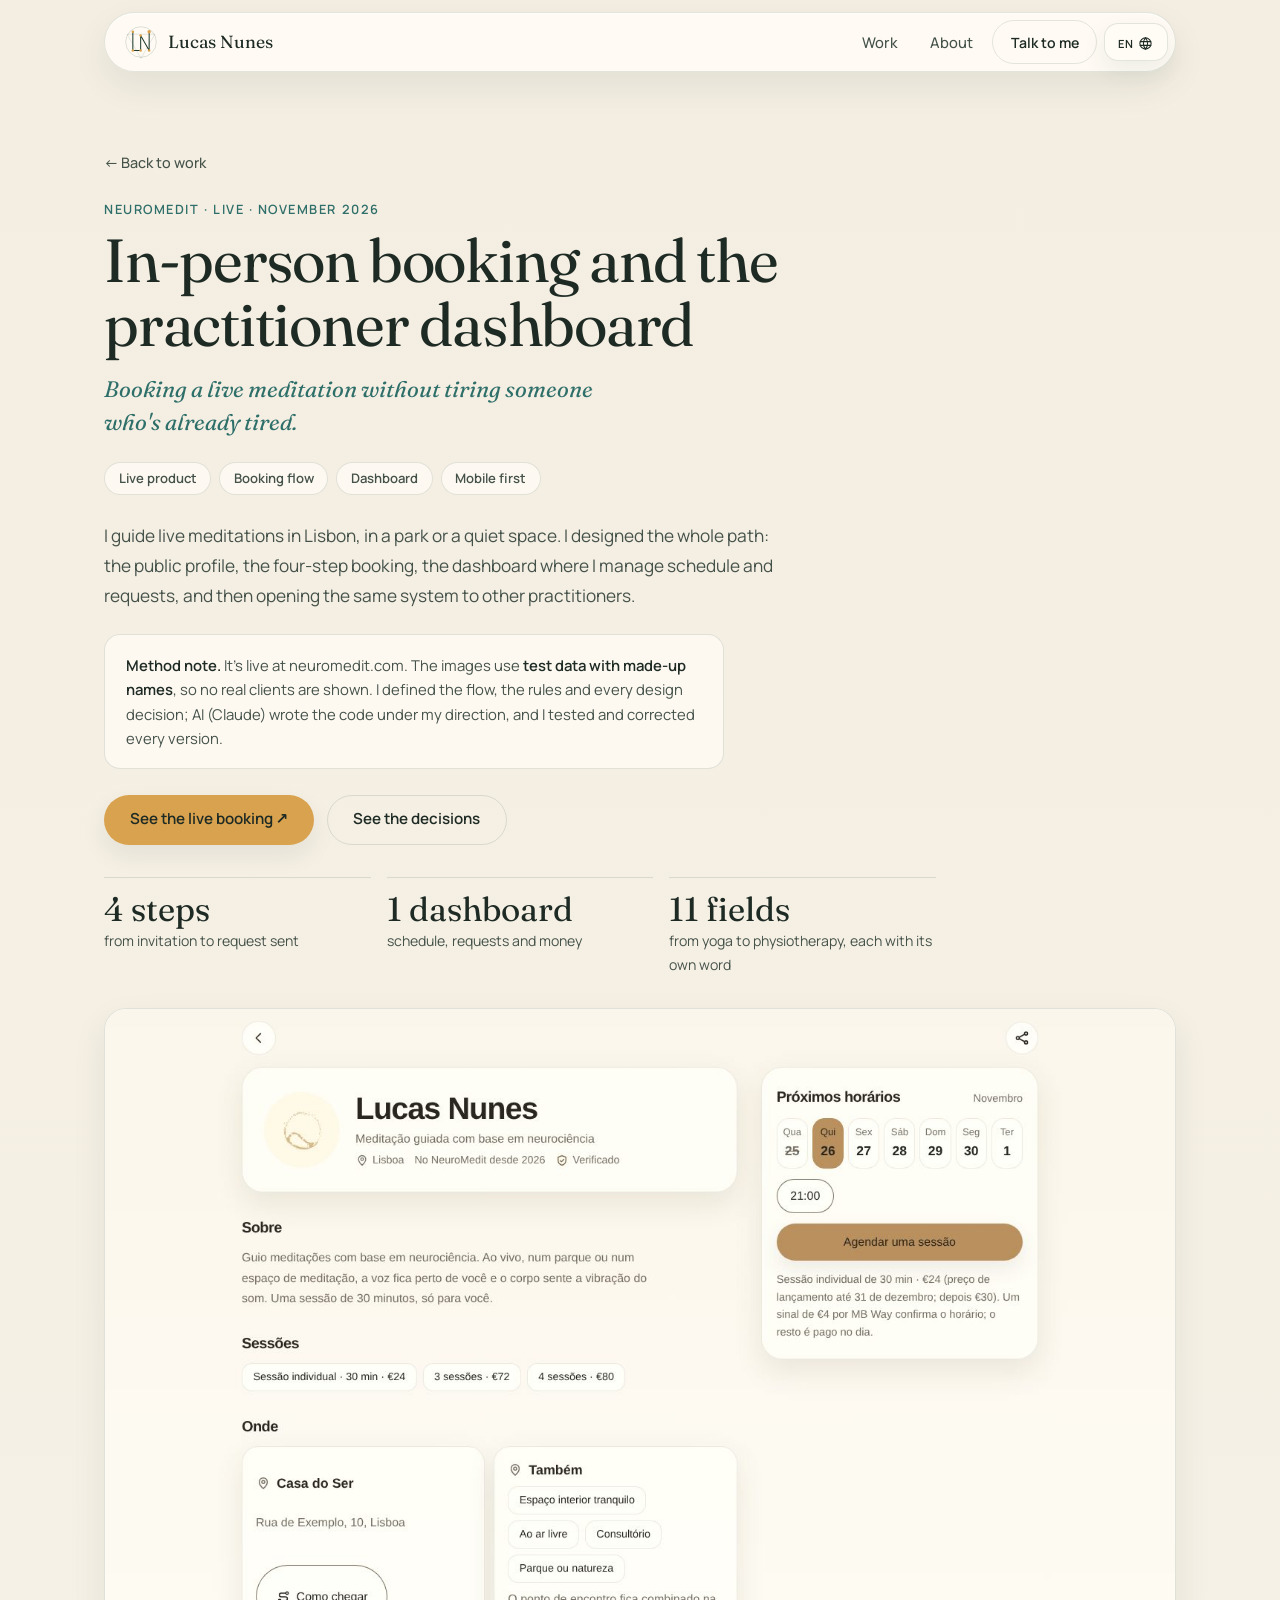
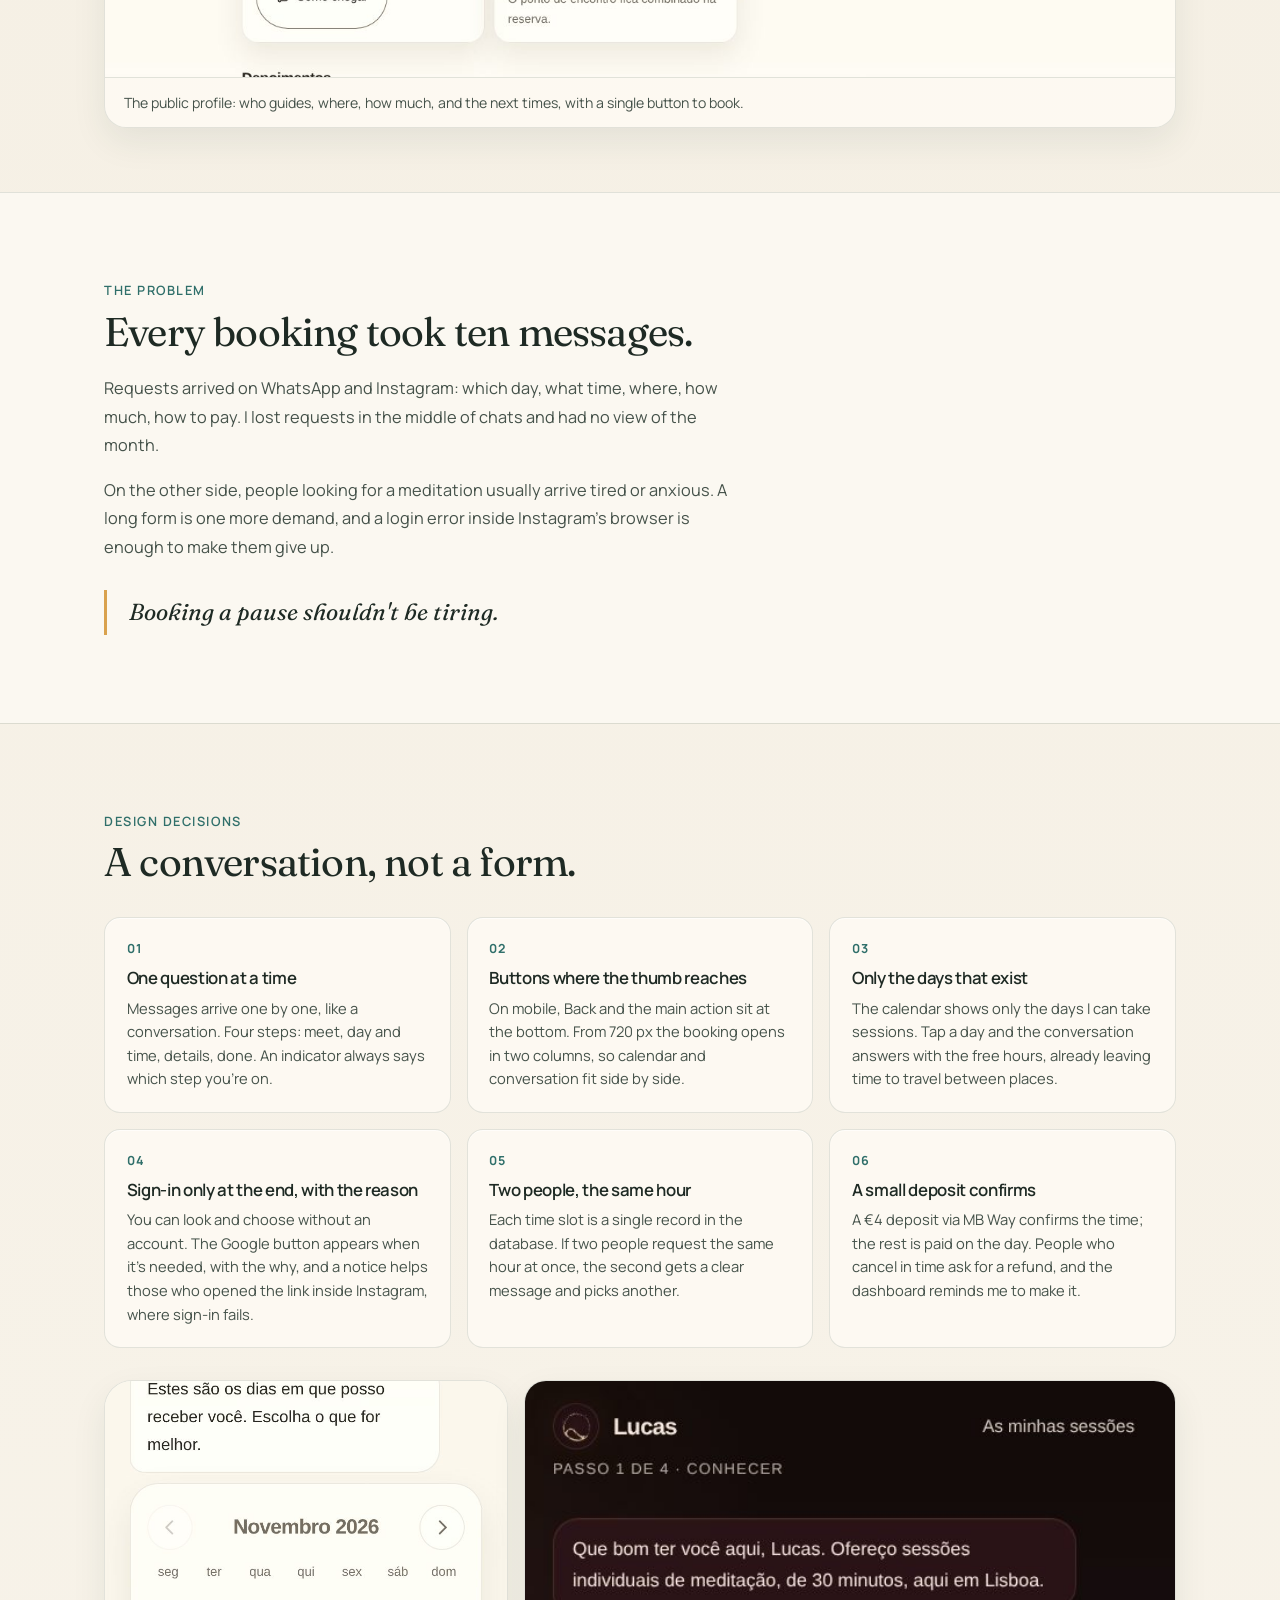
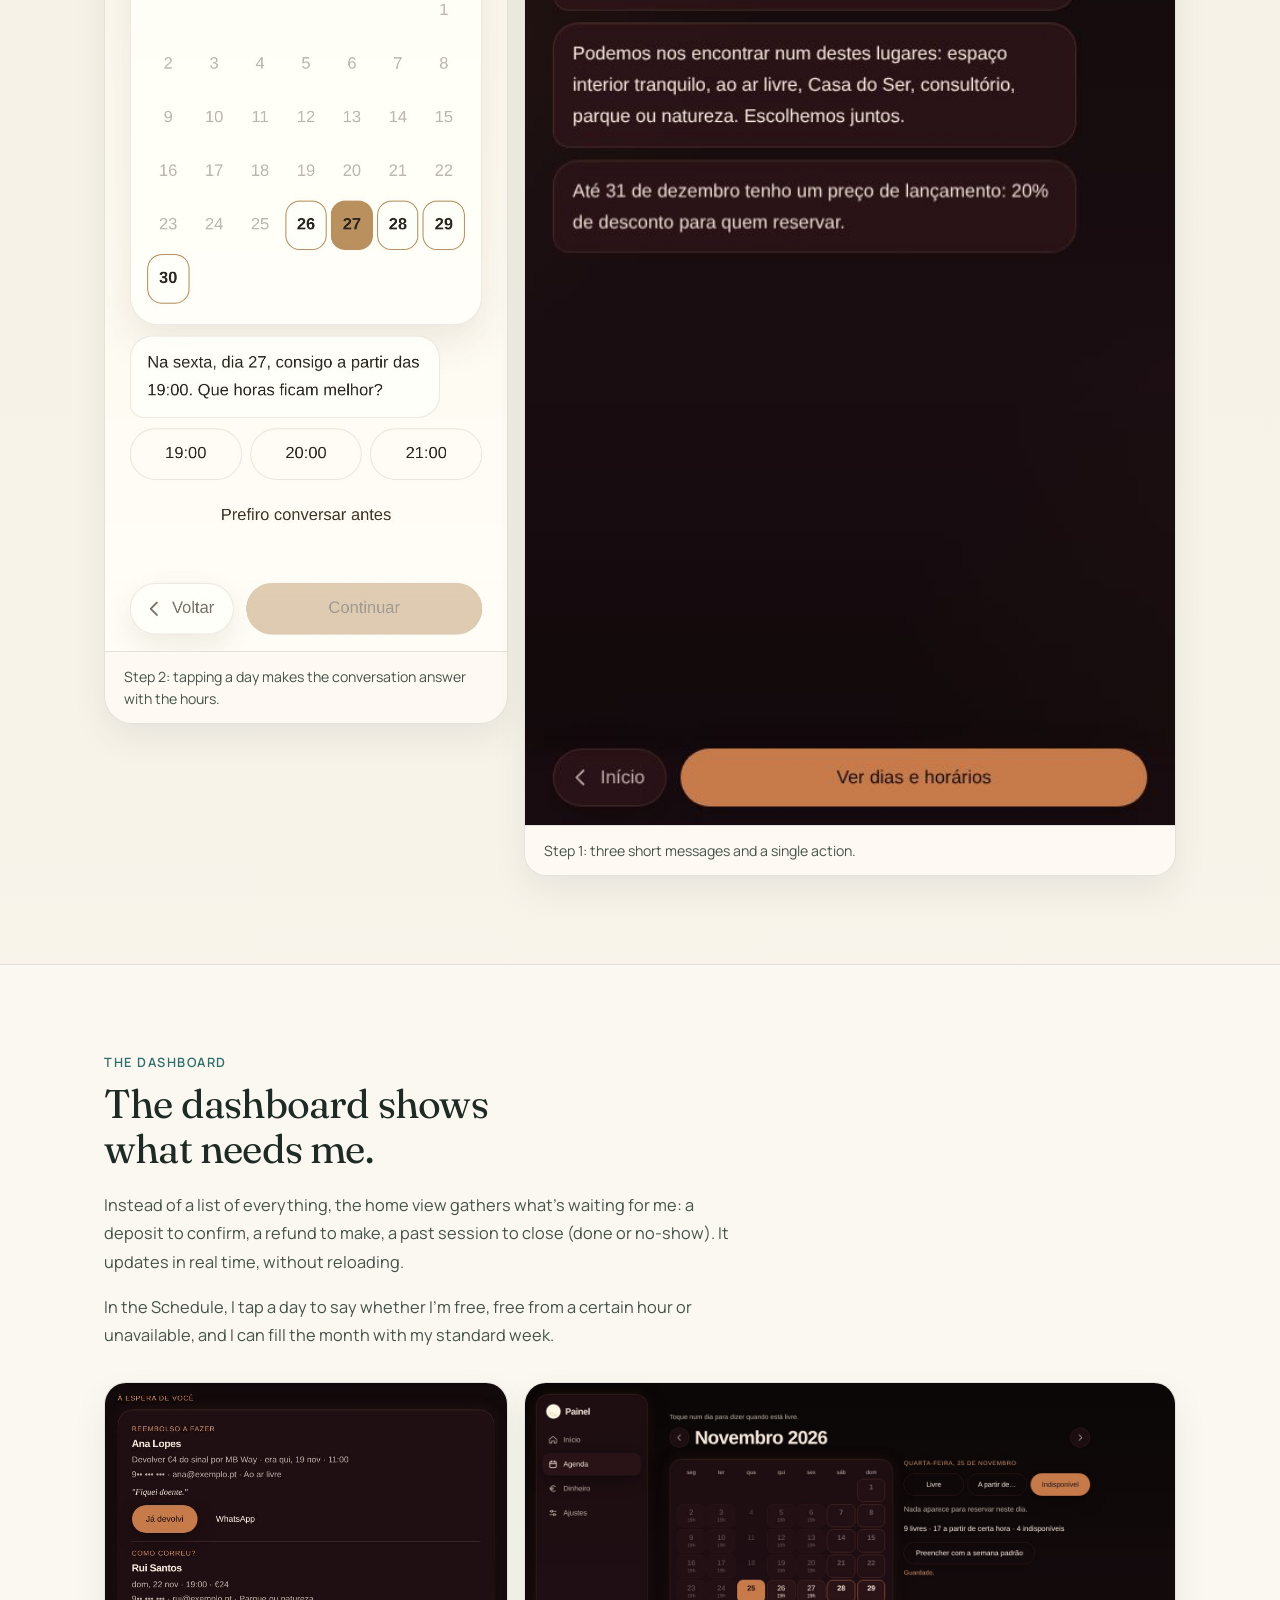
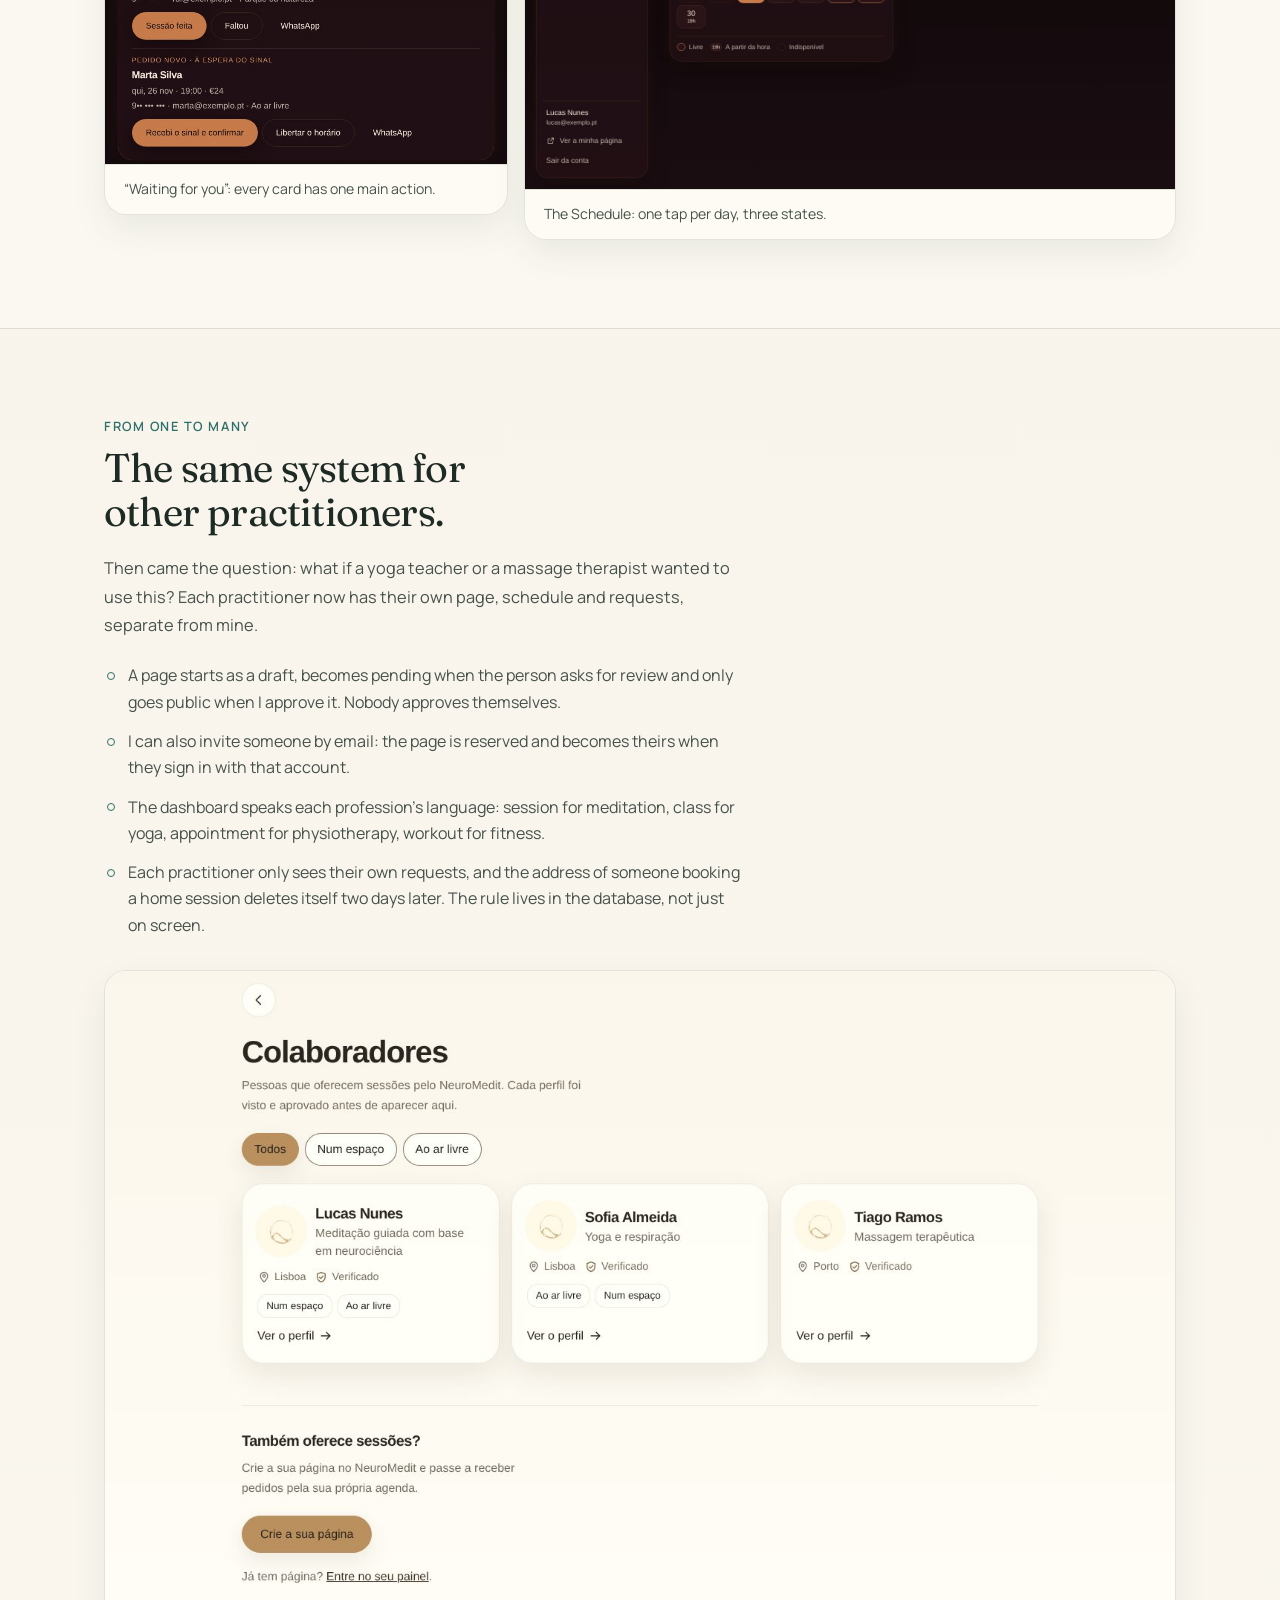
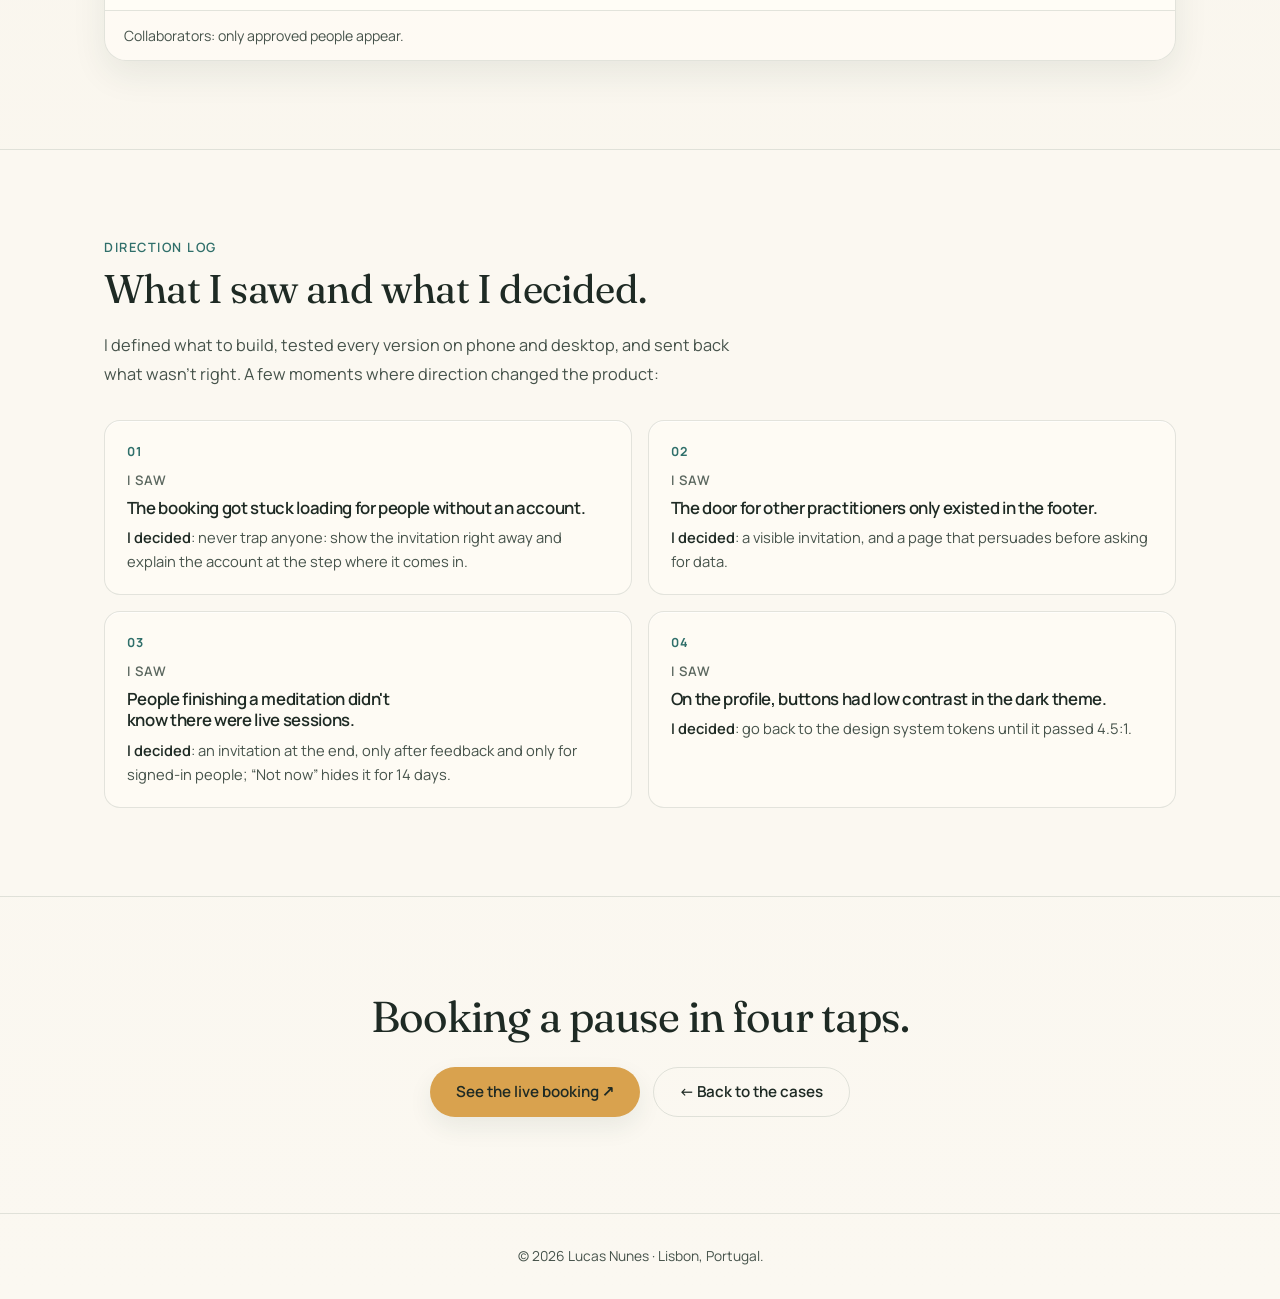
<file: case-study-reserva-presencial.html>
<!DOCTYPE html>
<html lang="pt-BR">
<head>
<meta charset="UTF-8">
<meta name="viewport" content="width=device-width, initial-scale=1.0">
<title data-i18n="rs_title">Reserva presencial e painel — Estudo de caso · Lucas Nunes</title>
<meta name="description" content="Como desenhei a reserva de meditações ao vivo do NeuroMedit, em quatro passos, e o painel onde cada profissional gere a agenda, os pedidos e o dinheiro." data-i18n="rs_meta" data-i18n-attr="content">
<meta property="og:type" content="article">
<meta property="og:title" content="Reserva presencial e painel — Estudo de caso · Lucas Nunes">
<meta property="og:description" content="Como desenhei a reserva de meditações ao vivo do NeuroMedit, em quatro passos, e o painel onde cada profissional gere a agenda, os pedidos e o dinheiro.">
<meta property="og:image" content="https://lucasnunespt.github.io/assets/neuromedit-reserva/perfil.jpg">
<meta name="twitter:card" content="summary_large_image">
<link rel="icon" href="favicon.svg" type="image/svg+xml">
<link rel="stylesheet" href="lucasnunes-ds.css?v=2026112501">
<link rel="stylesheet" href="caso.css?v=2026112501">
<script>document.documentElement.classList.add("js");</script>
</head>
<body>
<a class="skip-link" href="#main" data-i18n="common_skip">Pular para o conteúdo</a>
<header class="site-header">
  <div class="container">
    <nav class="nav" aria-label="Principal">
      <a class="brand" href="index.html"><picture><source srcset="assets/marca/sigilo-noite.svg" media="(prefers-color-scheme: dark)"><img src="assets/marca/sigilo.svg" alt="" width="34" height="34"></picture>Lucas Nunes</a>
      <div class="nav-links">
        <a href="index.html#trabalho" data-i18n="cx_nav_work">Trabalho</a>
        <a href="index.html#sobre" data-i18n="cx_nav_about">Sobre</a>
        <a class="button secondary" href="index.html#contato" data-i18n="cx_nav_contact">Falar comigo</a>
        <div class="header-language-slot" data-language-host></div>
      </div>
    </nav>
  </div>
</header>
<main id="main">

<section class="cs-hero">
  <div class="container">
    <a class="cs-back" href="index.html#trabalho" data-i18n="cx_back">← Voltar ao trabalho</a>
    <p class="label" data-i18n="rs_eyebrow">NeuroMedit · no ar · novembro de 2026</p>
    <h1 data-i18n="rs_h1">Reserva presencial e painel do profissional</h1>
    <p class="subtitle" data-i18n="rs_sub">Marcar uma meditação ao vivo sem cansar quem já chega cansado.</p>
    <div class="cs-tags"><span data-i18n="rs_tag1">Produto no ar</span><span data-i18n="rs_tag2">Fluxo de reserva</span><span data-i18n="rs_tag3">Painel</span><span data-i18n="rs_tag4">Mobile primeiro</span></div>
    <p class="lead" data-i18n="rs_lead">Guio meditações ao vivo em Lisboa, num parque ou num espaço tranquilo. Desenhei o caminho inteiro: o perfil público, a reserva em quatro passos, o painel onde eu giro a agenda e os pedidos, e depois a abertura do mesmo sistema a outros profissionais.</p>
    <div class="note"><p data-i18n="rs_note" data-i18n-html><strong>Nota de método.</strong> Está no ar em neuromedit.com. As imagens usam <strong>dados de teste, com nomes inventados</strong>, para não mostrar clientes reais. Eu defini o fluxo, as regras e cada decisão de design; a IA (Claude) escreveu o código sob a minha direção, e eu testei e corrigi cada versão.</p></div>
    <div class="actions">
      <a class="button primary" href="https://neuromedit.com/reservar.html" target="_blank" rel="noopener" data-i18n="rs_cta_live">Ver a reserva no ar ↗</a>
      <a class="button secondary" href="#decisoes" data-i18n="rs_cta_dec">Ver as decisões</a>
    </div>
    <div class="facts">
      <div class="fact"><b data-i18n="rs_f1b">4 passos</b><span data-i18n="rs_f1">do convite ao pedido feito</span></div>
      <div class="fact"><b data-i18n="rs_f2b">1 painel</b><span data-i18n="rs_f2">agenda, pedidos e dinheiro</span></div>
      <div class="fact"><b data-i18n="rs_f3b">11 áreas</b><span data-i18n="rs_f3">de yoga a fisioterapia, cada uma com a sua palavra</span></div>
    </div>
    <figure class="shot rv"><img src="assets/neuromedit-reserva/perfil.jpg" width="1440" height="900" alt="Perfil público de Lucas Nunes no NeuroMedit: foto, cidade, selo de verificado, sobre, preços das sessões, lugares e os próximos horários com o botão Agendar uma sessão." data-i18n="rs_alt_perfil" data-i18n-attr="alt"><figcaption data-i18n="rs_cap_perfil">O perfil público: quem guia, onde, quanto custa e os próximos horários, com um só botão para agendar.</figcaption></figure>
  </div>
</section>

<section class="cs-section" id="problema">
  <div class="container">
    <p class="label" data-i18n="cx_label_problem">O problema</p>
    <h2 class="rv" data-i18n="rs_prob_h">Cada marcação eram dez mensagens.</h2>
    <div class="body rv"><p data-i18n="rs_prob_p1">Os pedidos chegavam pelo WhatsApp e pelo Instagram: que dia, que hora, onde, quanto, como pagar. Eu perdia pedidos no meio das conversas e não tinha uma visão do mês.</p><p data-i18n="rs_prob_p2">Do outro lado, quem procura uma meditação costuma chegar cansado ou ansioso. Um formulário longo é mais uma exigência, e um erro no login, dentro do navegador do Instagram, basta para a pessoa desistir.</p></div>
    <blockquote class="quote rv" data-i18n="rs_quote">Marcar uma pausa não pode cansar.</blockquote>
  </div>
</section>
<section class="cs-section" id="decisoes">
  <div class="container">
    <p class="label" data-i18n="cx_label_decisions">Decisões de design</p>
    <h2 class="rv" data-i18n="rs_dec_h">Uma conversa, não um formulário.</h2>
    <div class="cards"><article class="card rv"><p class="n">01</p><h3 data-i18n="rs_d1h">Uma pergunta de cada vez</h3><p data-i18n="rs_d1p">As mensagens chegam uma a uma, como numa conversa. Quatro passos: conhecer, dia e hora, detalhes, feito. Um indicador diz sempre em que passo a pessoa está.</p></article><article class="card rv"><p class="n">02</p><h3 data-i18n="rs_d2h">Os botões onde o polegar chega</h3><p data-i18n="rs_d2p">No celular, Voltar e a ação principal ficam em baixo. A partir de 720 px a reserva abre em duas colunas, para o calendário e a conversa caberem lado a lado.</p></article><article class="card rv"><p class="n">03</p><h3 data-i18n="rs_d3h">Só os dias que existem</h3><p data-i18n="rs_d3p">O calendário mostra apenas os dias em que posso receber. Ao tocar num dia, a conversa responde com as horas livres, já com folga para a deslocação entre lugares diferentes.</p></article><article class="card rv"><p class="n">04</p><h3 data-i18n="rs_d4h">A conta só no fim, com o motivo</h3><p data-i18n="rs_d4p">Dá para conhecer e escolher sem conta. O botão do Google aparece quando faz falta, com o porquê, e um aviso ajuda quem abriu o link dentro do Instagram, onde o login falha.</p></article><article class="card rv"><p class="n">05</p><h3 data-i18n="rs_d5h">Duas pessoas, a mesma hora</h3><p data-i18n="rs_d5p">Cada horário é um registo único na base de dados. Se duas pessoas pedirem a mesma hora ao mesmo tempo, a segunda recebe uma mensagem clara e escolhe outra.</p></article><article class="card rv"><p class="n">06</p><h3 data-i18n="rs_d6h">Um sinal pequeno confirma</h3><p data-i18n="rs_d6p">Um sinal de 4 € por MB Way confirma o horário; o resto paga-se no dia. Quem cancela a tempo pede o reembolso, e o painel lembra-me de o fazer.</p></article></div>
    <div class="shots-phone">
      <figure class="shot phone rv"><img src="assets/neuromedit-reserva/celular-horas.jpg" width="780" height="1688" alt="No celular, o passo Dia e hora: o calendário de novembro com os dias livres em destaque, o dia 27 escolhido e as horas 19:00, 20:00 e 21:00 como botões." data-i18n="rs_alt_cel" data-i18n-attr="alt" loading="lazy"><figcaption data-i18n="rs_cap_cel">Passo 2: tocar num dia faz a conversa responder com as horas.</figcaption></figure>
      <figure class="shot rv"><img src="assets/neuromedit-reserva/conversa.jpg" width="560" height="900" alt="O primeiro passo da reserva no tema escuro: três mensagens curtas apresentam a sessão, os lugares e o preço de lançamento, e um botão Ver dias e horários em baixo." data-i18n="rs_alt_conv" data-i18n-attr="alt" loading="lazy"><figcaption data-i18n="rs_cap_conv">Passo 1: três mensagens curtas e uma só ação.</figcaption></figure>
    </div>
  </div>
</section>
<section class="cs-section" id="painel">
  <div class="container">
    <p class="label" data-i18n="rs_pn_label">O painel</p>
    <h2 class="rv" data-i18n="rs_pn_h">O painel mostra o que precisa de mim.</h2>
    <div class="body rv"><p data-i18n="rs_pn_p1">Em vez de uma lista de tudo, o início junta o que está à minha espera: um sinal por confirmar, um reembolso por fazer, uma sessão que já passou e precisa de fecho (feita ou faltou). Atualiza-se em tempo real, sem recarregar a página.</p><p data-i18n="rs_pn_p2">Na Agenda, toco num dia para dizer se estou livre, livre a partir de certa hora ou indisponível, e posso preencher o mês com a minha semana padrão.</p></div>
    <div class="shots-phone">
      <figure class="shot rv"><img src="assets/neuromedit-reserva/painel-pedidos.jpg" width="760" height="720" alt="A secção À espera de você no painel escuro: um reembolso a fazer, uma sessão passada com os botões Sessão feita e Faltou, e um pedido novo com Recebi o sinal e confirmar." data-i18n="rs_alt_ped" data-i18n-attr="alt" loading="lazy"><figcaption data-i18n="rs_cap_ped">“À espera de você”: cada cartão tem uma ação principal.</figcaption></figure>
      <figure class="shot rv"><img src="assets/neuromedit-reserva/painel-agenda.jpg" width="1440" height="900" alt="A Agenda do painel: calendário de novembro com os dias livres, a partir das 19h ou indisponíveis, e ao lado as três opções para o dia escolhido e o botão Preencher com a semana padrão." data-i18n="rs_alt_ag" data-i18n-attr="alt" loading="lazy"><figcaption data-i18n="rs_cap_ag">A Agenda: um toque por dia, três estados.</figcaption></figure>
    </div>
  </div>
</section>
<section class="cs-section" id="profissionais">
  <div class="container">
    <p class="label" data-i18n="rs_pro_label">De um para muitos</p>
    <h2 class="rv" data-i18n="rs_pro_h">O mesmo sistema para outros profissionais.</h2>
    <div class="body rv"><p data-i18n="rs_pro_p">Depois veio a pergunta: e se uma professora de yoga ou um massagista quiserem usar isto? Cada profissional passou a ter a sua página, a sua agenda e os seus pedidos, separados dos meus.</p></div>
    <ul class="list rv"><li data-i18n="rs_pro_l1">Uma página nasce em rascunho, passa a pendente quando a pessoa pede revisão e só fica pública quando eu aprovo. Ninguém se aprova sozinho.</li><li data-i18n="rs_pro_l2">Também posso convidar alguém pelo e-mail: a página fica reservada e passa a ser da pessoa quando ela entra com essa conta.</li><li data-i18n="rs_pro_l3">O painel fala a língua de cada profissão: sessão para meditação, aula para yoga, consulta para fisioterapia, treino para educação física.</li><li data-i18n="rs_pro_l4">Cada profissional só vê os seus pedidos, e a morada de quem pede uma sessão em casa apaga-se sozinha dois dias depois. A regra mora na base de dados, não só no ecrã.</li></ul>
    <figure class="shot rv"><img src="assets/neuromedit-reserva/colaboradores.jpg" width="1440" height="860" alt="A página Colaboradores: cartões de três profissionais com cidade, selo de verificado, lugares e Ver o perfil, filtros Todos, Num espaço e Ao ar livre, e o convite Também oferece sessões?" data-i18n="rs_alt_col" data-i18n-attr="alt" loading="lazy"><figcaption data-i18n="rs_cap_col">Colaboradores: só aparece quem foi aprovado.</figcaption></figure>
  </div>
</section>

<section class="cs-section" id="direcao">
  <div class="container">
    <p class="label" data-i18n="cx_label_direction">Diário de direção</p>
    <h2 class="rv" data-i18n="cx_dir_h">O que eu vi e o que decidi.</h2>
    <div class="body rv"><p data-i18n="cx_dir_lead">Eu defini o que fazer, testei cada versão no celular e no computador e devolvi o que não estava certo. Alguns momentos em que a direção mudou o produto:</p></div>
    <div class="cards quatro"><article class="card rv"><p class="n">01</p><p class="de" data-i18n="cx_saw">Vi</p><h3 data-i18n="rs_dir1s">A reserva ficava presa a carregar para quem não tinha conta.</h3><p><strong data-i18n="cx_decided">Decidi</strong>: <span data-i18n="rs_dir1d">nunca prender ninguém: mostrar logo o convite e explicar a conta no passo em que ela entra.</span></p></article><article class="card rv"><p class="n">02</p><p class="de" data-i18n="cx_saw">Vi</p><h3 data-i18n="rs_dir2s">A porta para outros profissionais só existia no rodapé.</h3><p><strong data-i18n="cx_decided">Decidi</strong>: <span data-i18n="rs_dir2d">um convite visível, e uma página que convence antes de pedir dados.</span></p></article><article class="card rv"><p class="n">03</p><p class="de" data-i18n="cx_saw">Vi</p><h3 data-i18n="rs_dir3s">Quem acabava uma meditação não sabia que havia sessões ao vivo.</h3><p><strong data-i18n="cx_decided">Decidi</strong>: <span data-i18n="rs_dir3d">um convite no fim, só depois do feedback e só para quem tem conta; “Agora não” esconde-o 14 dias.</span></p></article><article class="card rv"><p class="n">04</p><p class="de" data-i18n="cx_saw">Vi</p><h3 data-i18n="rs_dir4s">No perfil, os botões tinham pouco contraste no tema escuro.</h3><p><strong data-i18n="cx_decided">Decidi</strong>: <span data-i18n="rs_dir4d">voltar aos tokens do design system até passar 4,5:1.</span></p></article></div>
  </div>
</section>

<section class="cs-final">
  <div class="container narrow">
    <h2 class="rv" data-i18n="rs_final_h">Marcar uma pausa em quatro toques.</h2>
    <div class="actions rv">
      <a class="button primary" href="https://neuromedit.com/reservar.html" target="_blank" rel="noopener" data-i18n="rs_cta_live">Ver a reserva no ar ↗</a>
      <a class="button secondary" href="index.html#trabalho" data-i18n="cx_back_final">← Voltar aos casos</a>
    </div>
  </div>
</section>
</main>
<footer><div class="container"><p data-i18n="cx_footer">© 2026 Lucas Nunes · Lisboa, Portugal.</p></div></footer>
<script src="i18n-portfolio.js?v=2026112501"></script>
<script>
(function(){
  "use strict";
  var els = document.querySelectorAll(".rv");
  if ("IntersectionObserver" in window) {
    var io = new IntersectionObserver(function(es){ es.forEach(function(e){ if (e.isIntersecting) { e.target.classList.add("in"); io.unobserve(e.target); } }); }, { rootMargin: "0px 0px -8% 0px" });
    els.forEach(function(el){ io.observe(el); });
  } else { els.forEach(function(el){ el.classList.add("in"); }); }
})();
</script>
</body>
</html>
</file>
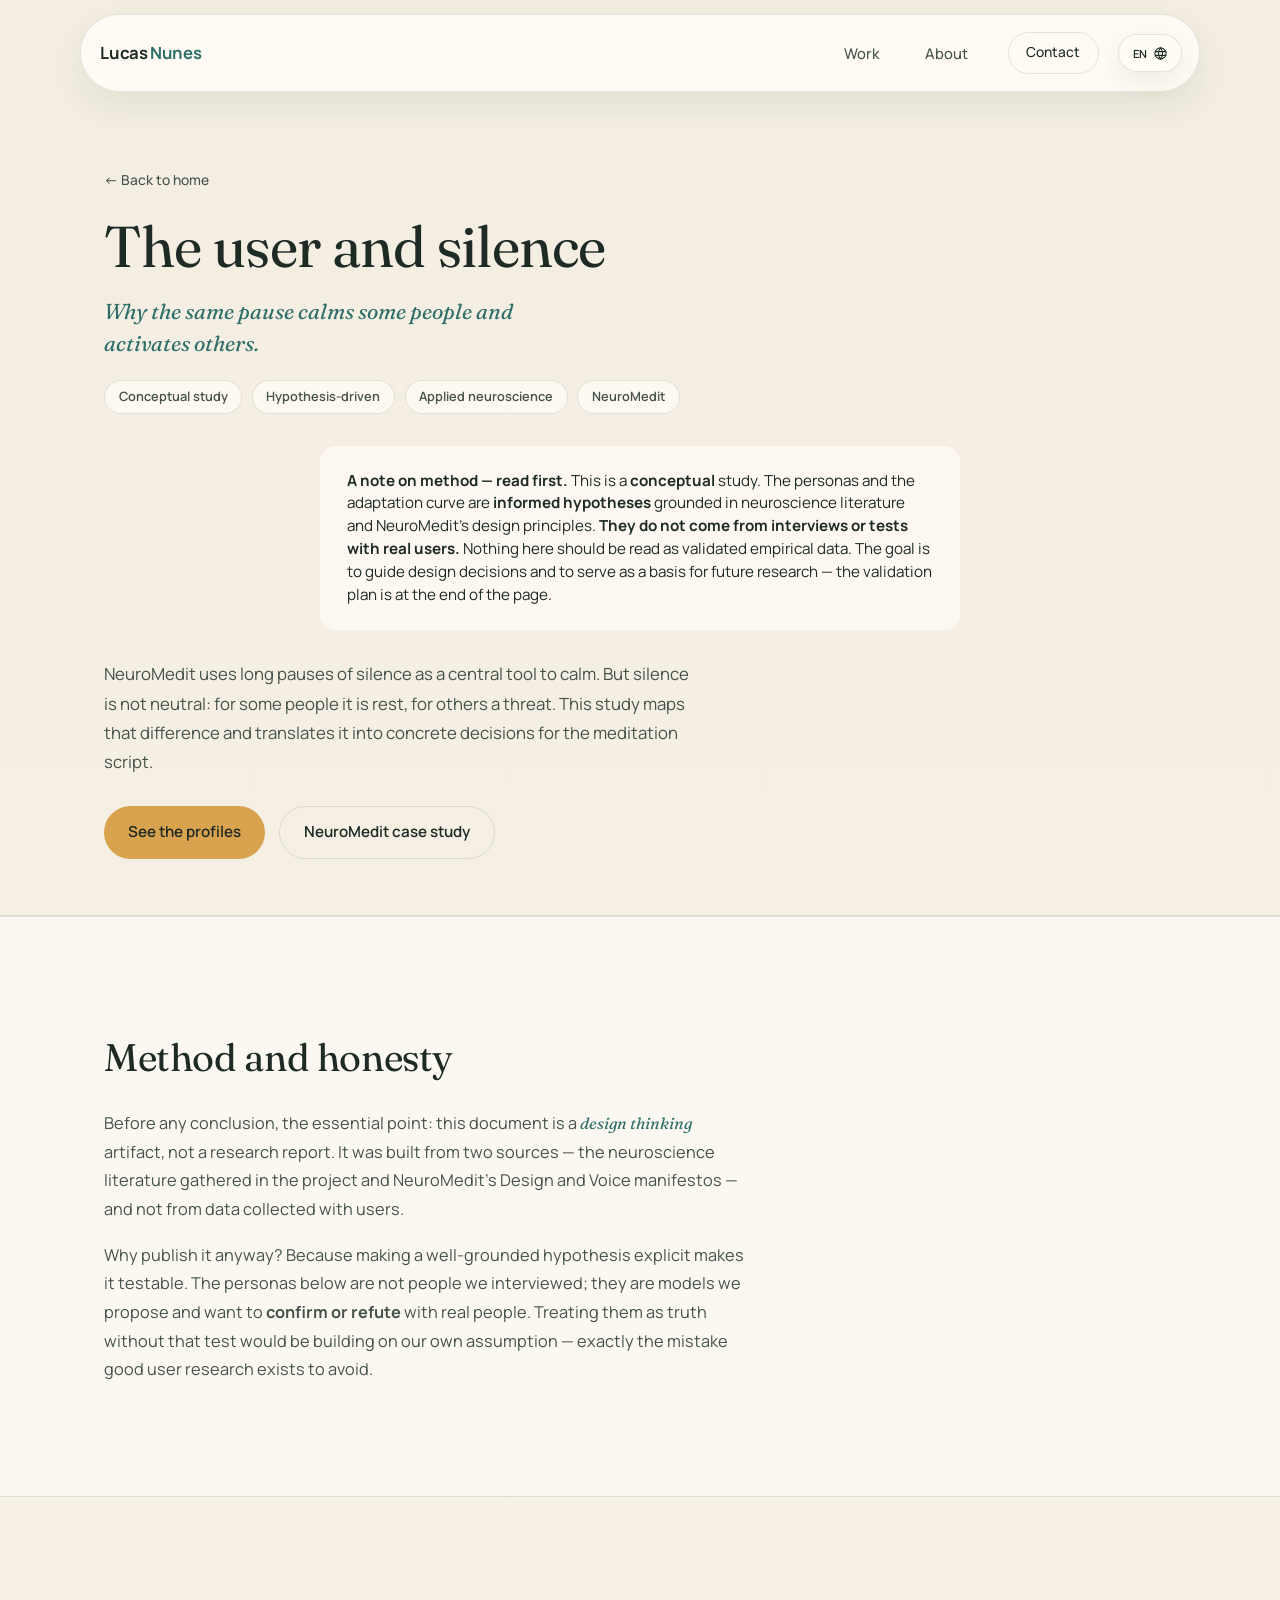
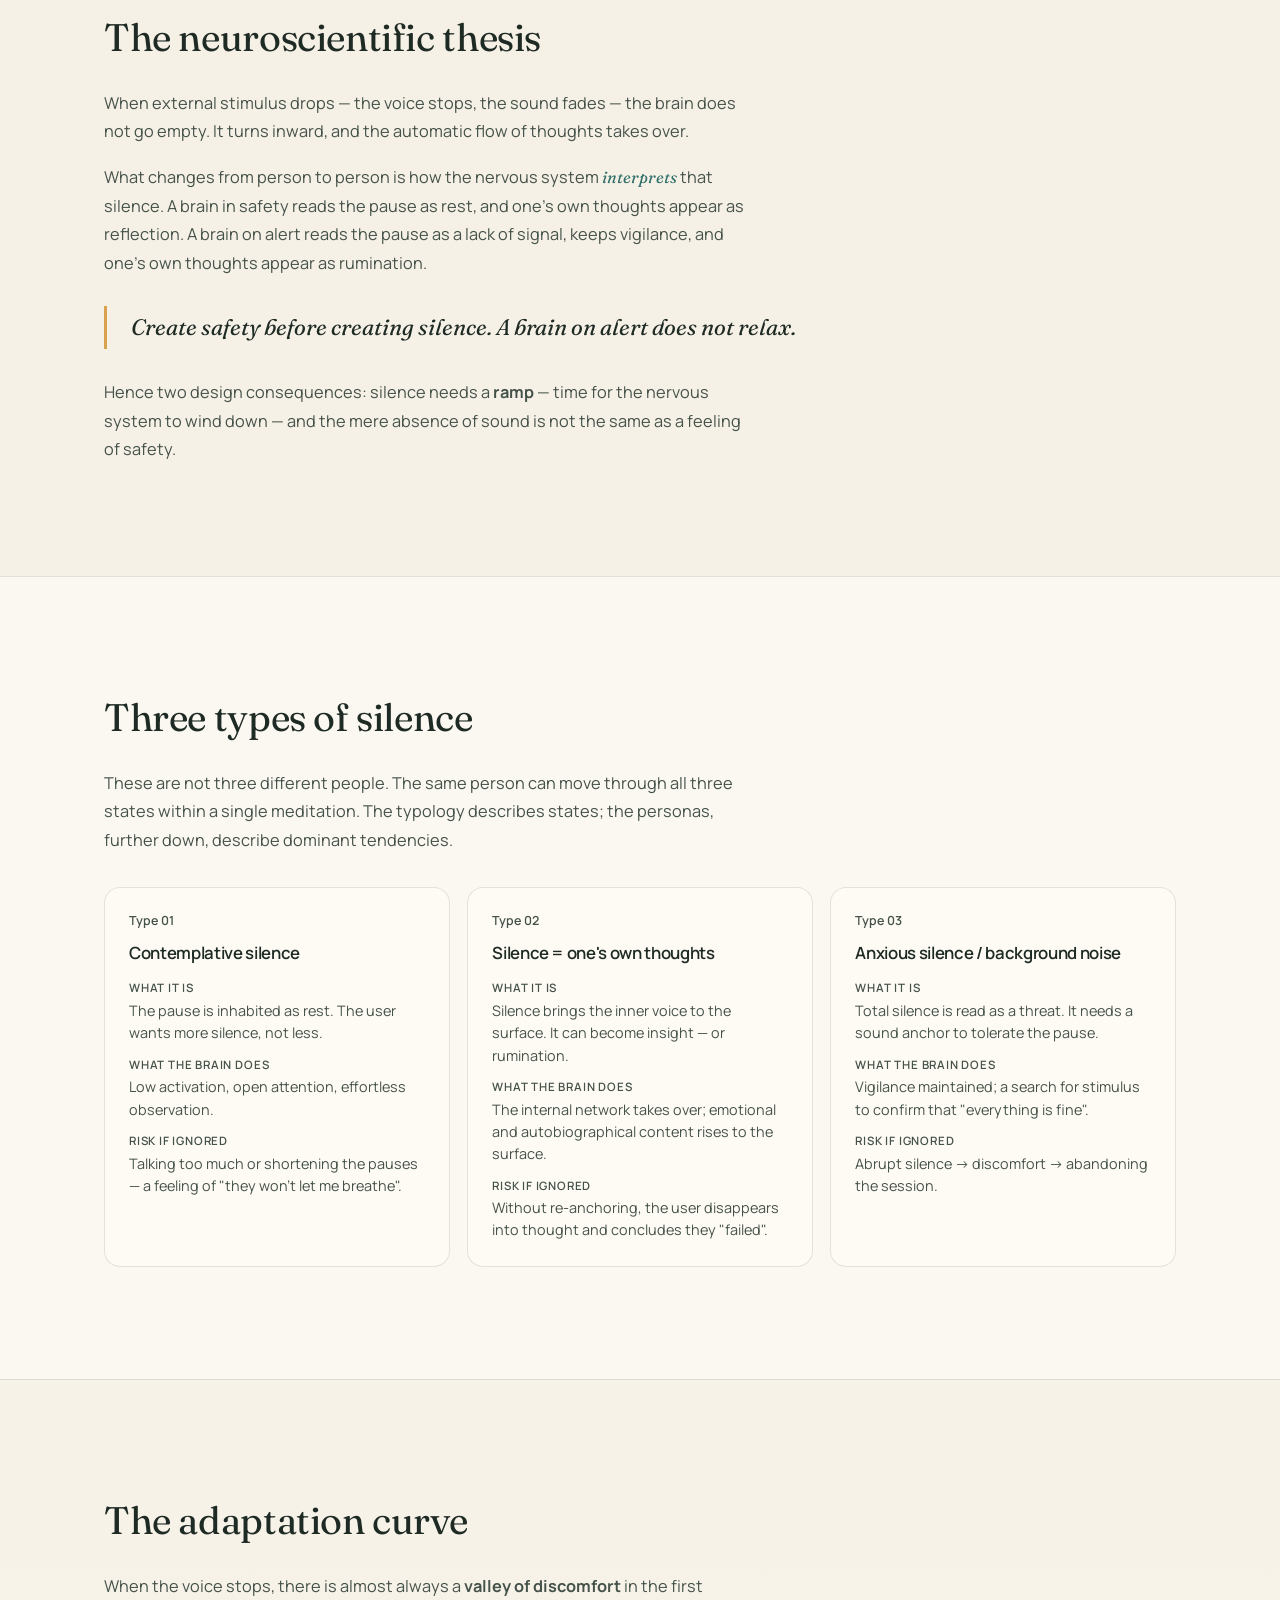
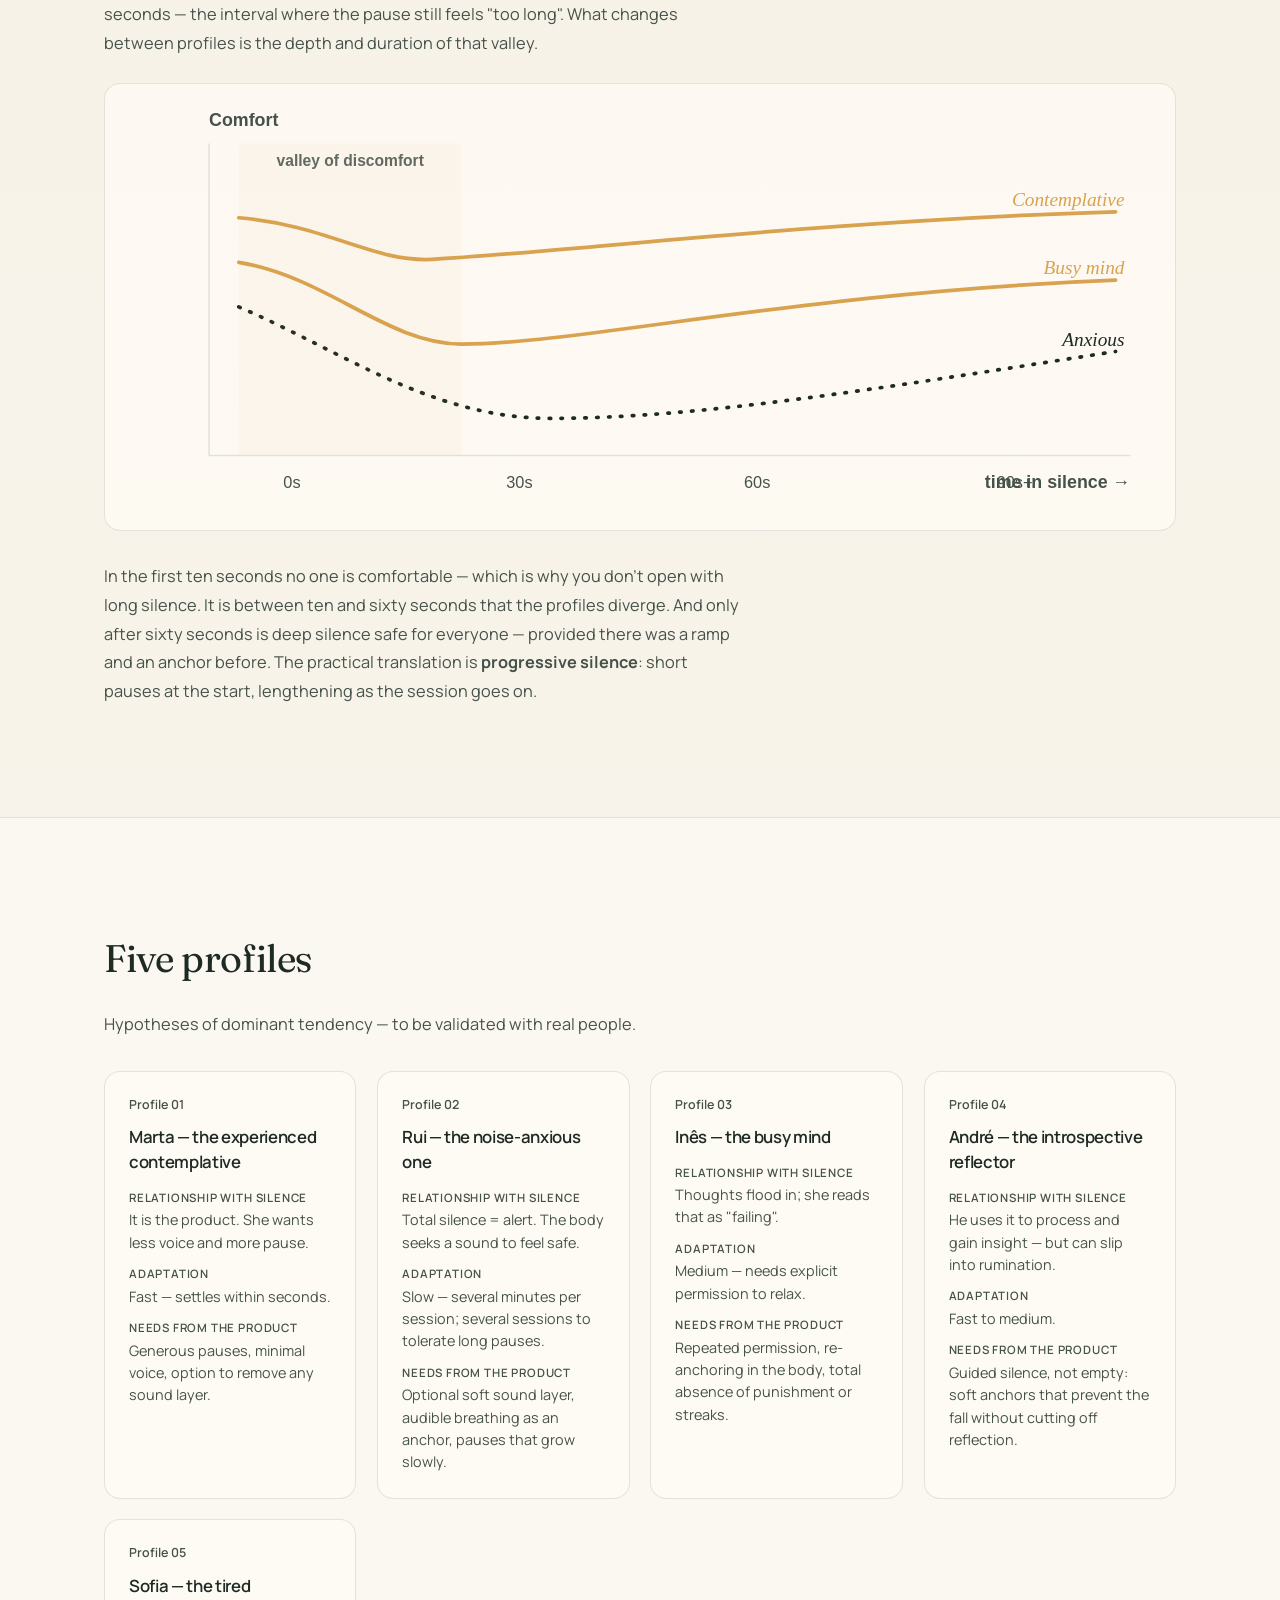
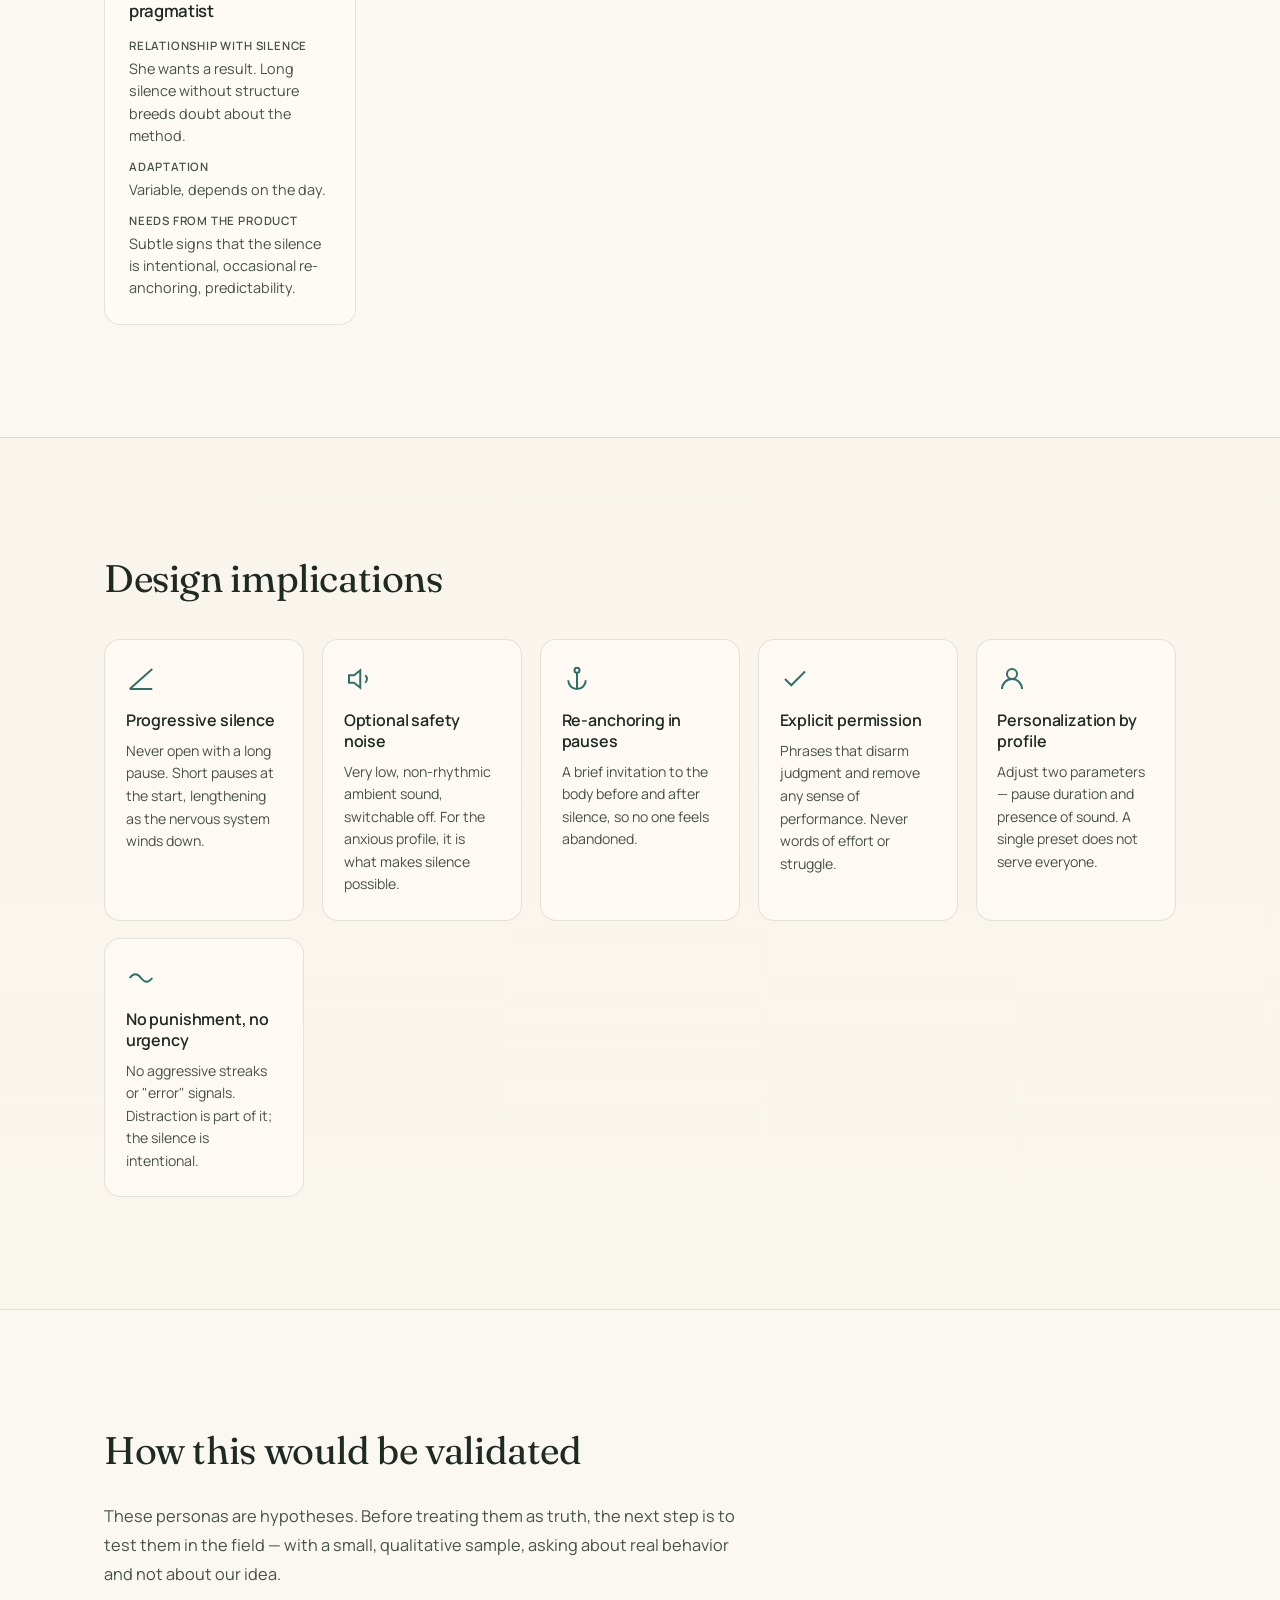
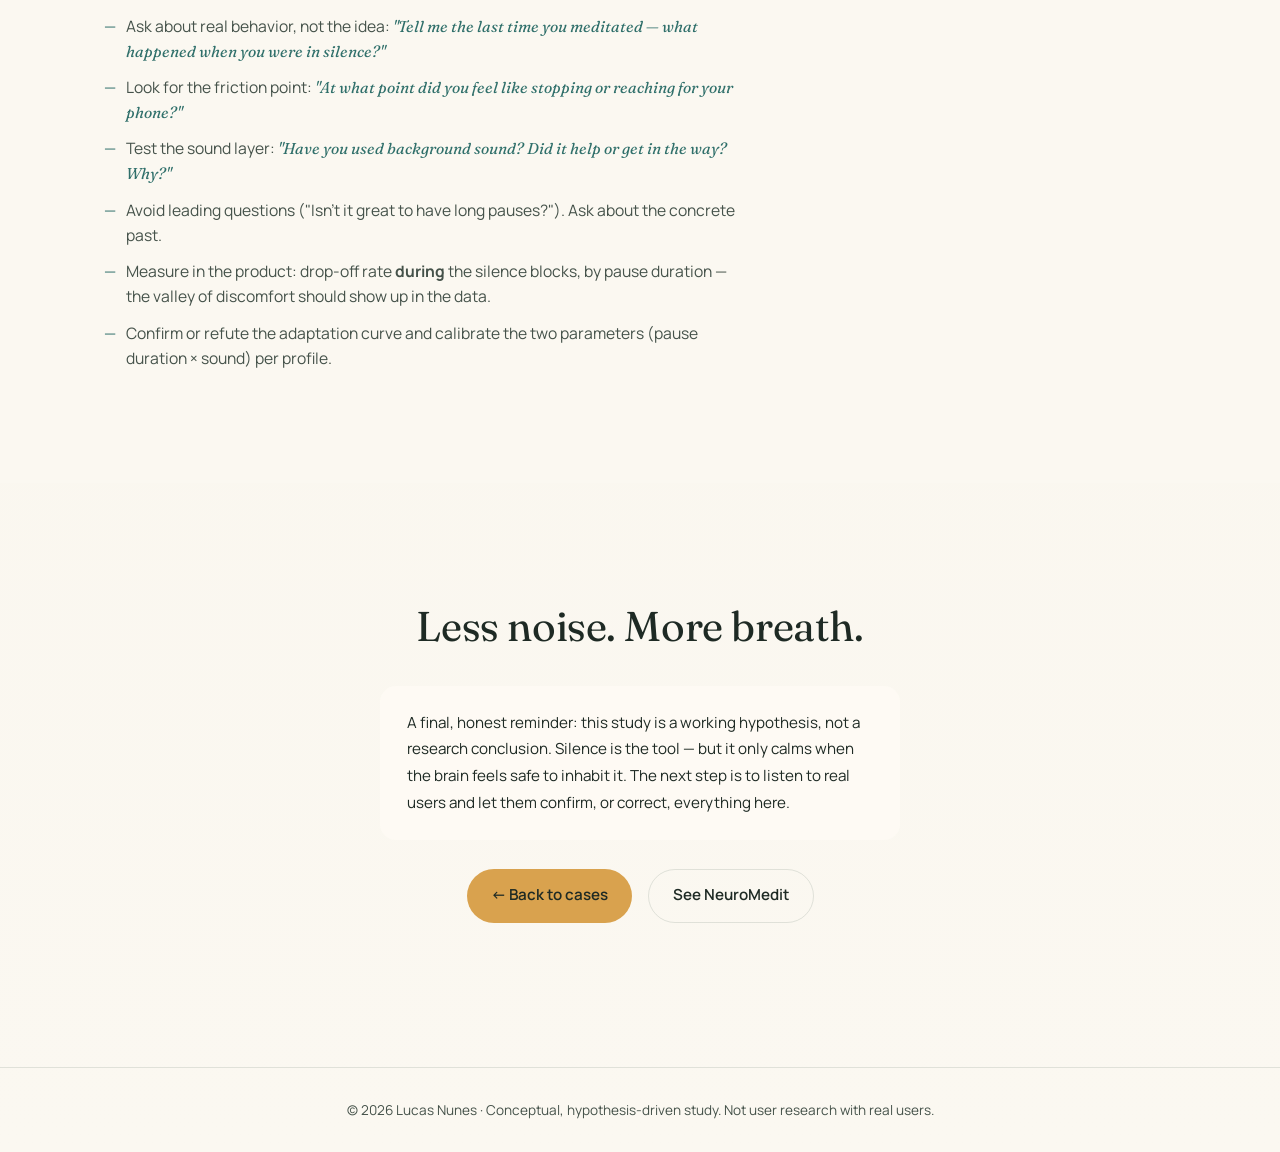
<file: case-study-silencio.html>
<!DOCTYPE html>
<html lang="pt-BR">
<head>
<meta charset="UTF-8">
<meta name="viewport" content="width=device-width, initial-scale=1.0">
<title data-i18n="cs2_title">O Utilizador e o Silêncio — Estudo Conceptual · Lucas Nunes</title>
<meta name="description" content="Estudo conceptual, orientado por hipótese (sem pesquisa com utilizadores reais), sobre como diferentes pessoas vivem e se adaptam ao silêncio nas meditações do NeuroMedit.">
<meta property="og:type" content="article">
<meta property="og:title" content="O Utilizador e o Silêncio — Estudo Conceptual · Lucas Nunes">
<meta property="og:description" content="Hipótese fundamentada em neurociência e design. Não é pesquisa com utilizadores reais.">
<meta name="twitter:card" content="summary">
<link rel="icon" href="favicon.svg" type="image/svg+xml">
<link rel="stylesheet" href="lucasnunes-ds.css?v=2026110516">
<style>
/* ============================================================
   RESET
   ============================================================ */
*{ margin:0; padding:0; box-sizing:border-box; }
html{ scroll-behavior:smooth; }
body{ overflow-x:hidden; }
img{ max-width:100%; display:block; }
a{ color:inherit; text-decoration:none; }
button{ font:inherit; background:none; border:none; cursor:pointer; }
a:focus-visible, button:focus-visible{ outline:2px solid var(--accent); outline-offset:3px; }

.skip-link{
  position:absolute; left:1rem; top:-4rem; z-index:999;
  background:var(--accent); color:var(--button-text); font-weight:600; font-size:.92rem;
  padding:.85rem 1.3rem; border-radius:var(--radius-sm);
}
.skip-link:focus{ top:1rem; }

@media (prefers-contrast:more){
  .header-inner{ background:var(--bg); backdrop-filter:none; -webkit-backdrop-filter:none; }
}

/* ============================================================
   TOKENS — mesma identidade do portfólio
   ============================================================ */

body{ font-family:var(--font-sans); background:linear-gradient(to bottom, var(--bg) 0%, var(--bg-soft) 100%); color:var(--text); line-height:1.5; font-weight:400; }
::selection{ background:var(--surface); }

.container{ max-width:var(--container); margin:0 auto; padding:0 var(--gutter); }
.container.narrow{ max-width:760px; }
section{ padding:clamp(3.5rem,9vw,7rem) 0; }

h1,h2,h3{ letter-spacing:-0.01em; color:var(--text); font-weight:400; }
h3{ font-family:var(--font-sans); font-weight:600; letter-spacing:-0.02em; }
em{ font-family:var(--font-serif); font-style:italic; font-weight:400; color:var(--accent-dark); }
p{ color:var(--text-soft); }

.eyebrow{
  display:inline-flex; align-items:center; gap:.5rem;
  font-size:.78rem; text-transform:uppercase; letter-spacing:.12em;
  color:var(--text-soft); font-weight:600; margin-bottom:1.1rem;
}
.eyebrow::before{ content:""; width:14px; height:1px; background:var(--accent); flex:none; }

.button{
  display:inline-flex; align-items:center; gap:.5rem;
  font-size:.95rem; font-weight:600; padding:.9rem 1.5rem; min-height:48px;
  border-radius:999px;
}
.button.primary{ background:var(--accent); color:var(--button-text); }
.button.primary:hover{ box-shadow:var(--shadow-card); }
.button.ghost{ border:1px solid var(--line); color:var(--text); }
.button.ghost:hover{ border-color:var(--text); background:var(--surface); }
.link-arrow{ font-weight:600; font-size:.94rem; color:var(--accent-dark); border-bottom:1px solid transparent; }
.link-arrow:hover{ border-color:var(--accent); }

/* ============================================================
   HEADER — idêntico ao portfólio
   ============================================================ */
.site-header{ position:sticky; top:0; z-index:60; background:transparent; padding:.86rem 0 .68rem; }
.site-header.scrolled{ padding:.52rem 0 .38rem; }
.header-inner{
  min-height:78px; display:flex; align-items:center; justify-content:space-between; gap:1rem;
  border-radius:999px; border:1px solid var(--line);
  padding:.55rem 1.05rem .55rem 1.2rem;
  background:var(--surface-strong);
  box-shadow:var(--shadow-card), var(--glass-highlight);
 
}
.site-header.scrolled .header-inner{ background:var(--surface-strong); }
.wordmark{ font-size:1.05rem; font-weight:700; letter-spacing:-0.02em; white-space:nowrap; }
.wordmark .accent{ color:var(--accent-dark); }
.main-nav{ display:flex; align-items:center; gap:2.2rem; }
.main-nav a{ font-size:.92rem; color:var(--text-soft); font-weight:500; }
.main-nav a:hover{ color:var(--text); }
.main-nav .button{ padding:.6rem 1.1rem; font-size:.86rem; min-height:auto; }
.main-nav a:not(.button){ padding:.6rem .3rem; display:inline-flex; align-items:center; min-height:44px; }
@media (max-width:760px){ .main-nav a:not(.button){ display:none; } }

/* ============================================================
   SELETOR DE IDIOMA — mesmo componente do portfólio
   ============================================================ */
.header-language-slot{
  display:inline-flex; flex-shrink:0; align-items:center; margin-left:-1rem;
  position:relative; width:64px; height:38px;
}
/* Dentro do header, o pill sai do fluxo — expande por cima sem esticar o header */
.header-language-slot .language-wrapper{
  position:absolute; top:0; right:0;
}
.language-wrapper{
  position:relative; display:inline-flex; flex-direction:column;
  width:64px; max-height:38px; border-radius:999px;
  background:color-mix(in srgb, var(--surface) 78%, transparent);
  border:1px solid var(--line);
  box-shadow:var(--shadow-soft);
  overflow:hidden;
 
  z-index:80;
}
.language-trigger{
  appearance:none; position:relative; z-index:2; flex:0 0 38px; width:100%; height:38px;
  border:0; border-radius:0; display:inline-flex; align-items:center; justify-content:center;
  gap:.28rem; color:var(--text); background:transparent; cursor:pointer;
}
.language-trigger svg{ width:15px; height:15px; }
.language-current{ font-size:.7rem; letter-spacing:.08em; line-height:1; font-weight:600; }
.language-trigger:focus-visible{ outline:none; }
.language-options{
  width:100%; padding:0 .32rem .5rem; display:grid; align-items:center; gap:.22rem; box-sizing:border-box;
  opacity:0; transform:translateY(-10px);
 
}
.language-wrapper.is-open{
  max-height:260px;
  background:var(--surface);
  border-color:var(--text-soft);
  box-shadow:var(--shadow-card);
}
.language-wrapper.is-open .language-options{ opacity:1; transform:translateY(0); }
@media (hover:hover) and (pointer:fine){
  .language-wrapper:hover{ max-height:260px; background:var(--surface); border-color:var(--text-soft); box-shadow:var(--shadow-card); }
  .language-wrapper:hover .language-options{ opacity:1; transform:translateY(0); }
}
.language-options button{
  appearance:none; min-width:46px; height:30px; border:0; border-radius:999px;
  color:var(--text-soft); background:transparent; font:inherit; font-size:.72rem; letter-spacing:.08em;
  cursor:pointer;
}
.language-options button:hover, .language-options button:focus-visible{
  color:var(--text); background:var(--bg-soft); outline:none;
}
.language-options button.is-active{ color:var(--button-text); background-color:var(--accent); outline:none; }
.language-options button:active{ transform:scale(.96); }
@media (prefers-reduced-motion:reduce){
  .language-wrapper, .language-trigger, .language-options, .language-options button{ }
}
@media (max-width:480px){
  .header-language-slot{ width:58px; height:34px; }
  .language-wrapper{ width:58px; max-height:34px; }
  .language-trigger{ flex:0 0 34px; height:34px; }
  .language-wrapper.is-open{ max-height:240px; }
}

/* ============================================================
   HERO DO ESTUDO
   ============================================================ */
.cs-hero{ padding-top:clamp(2.5rem,7vw,4rem); padding-bottom:clamp(2.5rem,5vw,3.5rem); border-bottom:1px solid var(--line); }
.cs-back{ display:inline-flex; align-items:center; gap:.4rem; font-size:.86rem; color:var(--text-soft); font-weight:500; margin-bottom:1.6rem; }
.cs-back:hover{ color:var(--accent-dark); }
.cs-hero h1{ font-size:clamp(2.2rem,5.5vw,3.6rem); line-height:1.08; max-width:16ch; margin-bottom:1.1rem; }
.cs-hero .subtitle{ font-family:var(--font-serif); font-style:italic; color:var(--accent-dark); font-size:clamp(1.1rem,2.2vw,1.35rem); margin-bottom:1.2rem; max-width:32ch; }
.cs-hero-body{ max-width:60ch; font-size:1.05rem; line-height:1.75; margin-bottom:1.8rem; }
.cs-tags{ display:flex; gap:.6rem; flex-wrap:wrap; margin-bottom:2rem; }
.cs-tags span{
  font-size:.8rem; font-weight:600; color:var(--text-soft);
  padding:.4rem .85rem; border:1px solid var(--line); border-radius:999px; background:var(--surface);
}
.cs-hero-actions{ display:flex; gap:.9rem; flex-wrap:wrap; }

/* ============================================================
   BLOCOS DE TEXTO — pesquisa, síntese, mudanças, aprendizados
   ============================================================ */
.cs-section{ border-top:1px solid var(--line); }
.cs-section:nth-child(even){ background:var(--bg-soft); }
.cs-section h2{ font-size:clamp(1.6rem,3.6vw,2.4rem); max-width:22ch; margin-bottom:1.4rem; }
.cs-section > .container > p, .cs-body p{ max-width:64ch; font-size:1.02rem; line-height:1.75; margin-bottom:1.1rem; }
.cs-body p:last-child{ margin-bottom:0; }

blockquote.cs-quote{
  border-left:3px solid var(--accent); padding:.3rem 0 .3rem 1.5rem; margin:1.8rem 0;
  font-family:var(--font-serif); font-style:italic; font-size:clamp(1.15rem,2.4vw,1.4rem); color:var(--text); max-width:52ch;
}

/* estados do usuário */
.cs-states-grid{ display:grid; grid-template-columns:repeat(4,1fr); gap:1.3rem; margin-top:2rem; }
.cs-state-card{ background:var(--surface); border:1px solid var(--line); border-radius:var(--radius-sm); padding:1.5rem; }
.cs-state-card .idx{ font-size:.78rem; color:var(--text-soft); font-weight:600; margin-bottom:.6rem; }
.cs-state-card h3{ font-size:1.05rem; margin-bottom:.9rem; }
.cs-state-card .row{ margin-bottom:.7rem; }
.cs-state-card .row:last-child{ margin-bottom:0; }
.cs-state-card .row h4{ font-size:.72rem; text-transform:uppercase; letter-spacing:.07em; color:var(--text-soft); font-weight:600; margin-bottom:.2rem; }
.cs-state-card .row p{ font-size:.9rem; line-height:1.55; margin-bottom:0; }
@media (max-width:900px){ .cs-states-grid{ grid-template-columns:1fr 1fr; } }
@media (max-width:560px){ .cs-states-grid{ grid-template-columns:1fr; } }

/* benchmark */
.cs-benchmark-grid{ display:grid; grid-template-columns:.9fr 1.1fr; gap:2.5rem; align-items:start; margin-top:2rem; }
.cs-bench-card{ background:var(--surface); border:1px solid var(--line); border-radius:var(--radius-sm); padding:1.5rem; margin-bottom:1.2rem; }
.cs-bench-card:last-child{ margin-bottom:0; }
.cs-bench-card h4{ font-size:1rem; margin-bottom:.5rem; }
.cs-bench-card p{ font-size:.92rem; line-height:1.6; margin-bottom:0; }
.cs-bench-card.insight{ background:var(--surface); border-color:transparent; }
.cs-bench-card.insight h4{ color:var(--accent-dark); }

.cs-carousel{ position:relative; border-radius:var(--radius-sm); overflow:hidden; border:1px solid var(--line); background:var(--surface); user-select:none; }
.cs-carousel-track{ display:flex; touch-action:pan-y; cursor:grab; }
.cs-carousel-track.dragging{ cursor:grabbing; }
.cs-carousel-slide{ flex:0 0 100%; }
.cs-carousel-slide img{ width:100%; aspect-ratio:4/3; object-fit:cover; display:block; pointer-events:none; }
.cs-carousel-cap{ padding:.9rem 1.1rem; font-size:.86rem; color:var(--text-soft); border-top:1px solid var(--line); }
.cs-carousel-nav{
  position:absolute; top:50%; transform:translateY(-50%); z-index:2;
  width:38px; height:38px; border-radius:50%; background:var(--surface-strong);
  border:1px solid var(--line); display:flex; align-items:center; justify-content:center;
  font-size:1rem; color:var(--text);
}
.cs-carousel-nav:hover{ background:var(--surface); }
.cs-carousel-nav.prev{ left:.8rem; }
.cs-carousel-nav.next{ right:.8rem; }
.cs-carousel-dots{ display:flex; gap:.5rem; justify-content:center; padding:.9rem 0; }
.cs-carousel-dots button{ width:8px; height:8px; border-radius:50%; background:var(--line); }
.cs-carousel-dots button[aria-current="true"]{ background:var(--accent); transform:scale(1.2); }
@media (max-width:900px){ .cs-benchmark-grid{ grid-template-columns:1fr; } }

/* princípios */
.cs-principles-grid{
  display:grid; grid-template-columns:repeat(auto-fit, minmax(180px, 1fr));
  gap:1.1rem; margin-top:2rem;
}
.cs-principle-card{
  display:flex; flex-direction:column; align-items:flex-start;
  background:var(--surface); border:1px solid var(--line); border-radius:var(--radius-sm);
  padding:1.5rem 1.3rem;
}
.cs-principle-card .icon{
  width:30px; height:30px; color:var(--accent-dark); margin-bottom:1rem; flex:none;
}
.cs-principle-card .icon svg{ width:100%; height:100%; }
.cs-principle-card h4{
  font-size:1rem; font-weight:600; letter-spacing:-0.01em; line-height:1.3;
  color:var(--text); margin-bottom:.55rem; flex:none;
}
.cs-principle-card p{ font-size:.88rem; line-height:1.6; margin-bottom:0; }
@media (max-width:560px){
  .cs-principles-grid{ grid-template-columns:1fr 1fr; gap:.9rem; }
  .cs-principle-card{ padding:1.25rem 1.1rem; }
}
@media (max-width:380px){ .cs-principles-grid{ grid-template-columns:1fr; } }

/* wireframes / exploração */
.cs-wireframe-grid{ display:grid; grid-template-columns:repeat(3,1fr); gap:1.4rem; margin-top:2rem; }
.cs-wireframe-card{ background:var(--surface); border:1px solid var(--line); border-radius:var(--radius-sm); overflow:hidden; }
.cs-wireframe-card img{ width:100%; aspect-ratio:3/4; object-fit:cover; }
.cs-wireframe-card .meta{ padding:1.1rem 1.2rem; }
.cs-wireframe-card h4{ font-size:.94rem; margin-bottom:.4rem; }
.cs-wireframe-card p{ font-size:.85rem; line-height:1.55; margin-bottom:0; }
.cs-decision-card{ margin-top:1.4rem; background:var(--surface); border:1px solid var(--line); border-radius:var(--radius-sm); padding:1.6rem 1.8rem; }
.cs-decision-card h4{ font-size:.8rem; text-transform:uppercase; letter-spacing:.08em; color:var(--text-soft); font-weight:600; margin-bottom:.8rem; }
@media (max-width:820px){ .cs-wireframe-grid{ grid-template-columns:1fr; } }

/* fluxo do usuário — reaproveita padrão flow-step do portfólio */
.flow-strip{ display:flex; flex-wrap:wrap; align-items:center; gap:.5rem; margin:2rem 0 0; }
.flow-step{
  font-size:.82rem; font-weight:600; color:var(--text); background:var(--surface);
  border:1px solid var(--line); border-radius:999px; padding:.45rem .9rem; white-space:nowrap;
}
.flow-step.is-heavy{ background:var(--accent); color:var(--button-text); border-color:var(--text); }
.flow-step.is-calm{ background:var(--accent); color:var(--button-text); border-color:var(--accent); }
.flow-sep{ color:var(--text-soft); font-size:.85rem; }
.cs-flow-detail{ display:grid; grid-template-columns:repeat(auto-fit,minmax(200px,1fr)); gap:1.1rem; margin-top:1.6rem; }
.cs-flow-detail .step{ background:var(--surface); border:1px solid var(--line); border-radius:var(--radius-sm); padding:1.1rem 1.2rem; }
.cs-flow-detail .step .n{ font-size:.75rem; color:var(--accent-dark); font-weight:700; margin-bottom:.4rem; }
.cs-flow-detail .step h5{ font-size:.92rem; font-weight:600; margin-bottom:.3rem; color:var(--text); }
.cs-flow-detail .step p{ font-size:.84rem; line-height:1.5; margin-bottom:0; }

/* processamento estético / sistema */
.cs-aesthetic-grid{ display:grid; grid-template-columns:1fr 1fr; gap:1.6rem; margin-top:2rem; align-items:start; }
.cs-concept-card{ background:var(--accent); color:var(--button-text); border-radius:var(--radius-sm); padding:2rem; display:flex; flex-direction:column; justify-content:center; min-height:260px; }
.cs-concept-card .k{ font-size:.78rem; text-transform:uppercase; letter-spacing:.12em; color:var(--button-text); font-weight:600; margin-bottom:.9rem; }
.cs-concept-card h3{ font-family:var(--font-serif); font-style:italic; color:var(--button-text); font-size:clamp(1.5rem,3vw,2rem); font-weight:400; }
.cs-process-card{ background:var(--surface); border:1px solid var(--line); border-radius:var(--radius-sm); overflow:hidden; }
.cs-process-card video{ width:100%; display:block; }
.cs-process-card .meta{ padding:1.3rem 1.4rem; }
.cs-process-card h4{ font-size:.95rem; margin-bottom:.5rem; }
.cs-process-card p{ font-size:.88rem; line-height:1.6; margin-bottom:0; }
@media (max-width:820px){ .cs-aesthetic-grid{ grid-template-columns:1fr; } }

.cs-equation{
  margin-top:2rem; display:flex; align-items:center; justify-content:center; flex-wrap:wrap; gap:1rem;
  padding:2rem 1.5rem; background:var(--surface); border:1px solid var(--line); border-radius:var(--radius-sm); text-align:center;
}
.cs-equation .term{ font-size:.92rem; font-weight:600; color:var(--text); padding:.7rem 1.1rem; border:1px solid var(--line); border-radius:var(--radius-sm); background:var(--bg); }
.cs-equation .op{ font-size:1.2rem; color:var(--text-soft); }
.cs-equation .result{ font-size:.92rem; font-weight:700; color:var(--button-text); background:var(--accent); padding:.7rem 1.2rem; border-radius:var(--radius-sm); }

.cs-rules-grid{ display:grid; grid-template-columns:repeat(3,1fr); gap:1.2rem; margin-top:1.6rem; }
.cs-rule-card{ padding:1.2rem 1.3rem; background:var(--bg-soft); border-radius:var(--radius-sm); }
.cs-rule-card h5{ font-size:.9rem; margin-bottom:.35rem; color:var(--text); }
.cs-rule-card p{ font-size:.84rem; line-height:1.5; margin-bottom:0; }
@media (max-width:820px){ .cs-rules-grid{ grid-template-columns:1fr 1fr; } }
@media (max-width:520px){ .cs-rules-grid{ grid-template-columns:1fr; } }

.cs-logo-block{
  margin-top:2rem; display:flex; flex-direction:column; align-items:center; text-align:center; gap:1rem;
  padding:3rem 1.5rem; background:var(--surface); border:1px solid var(--line); border-radius:var(--radius-sm);
}
.cs-logo-block img{ width:64px; height:64px; }
.cs-logo-block .word{ font-size:1.3rem; font-weight:700; letter-spacing:-0.02em; }
.cs-logo-block .word .accent{ color:var(--accent-dark); }
.cs-logo-block p{ max-width:44ch; font-size:.92rem; margin-bottom:0; }

/* aprendizados */
.learnings{ list-style:none; margin-top:1.6rem; display:grid; gap:.7rem; max-width:64ch; }
.learnings li{ font-size:.98rem; line-height:1.6; padding-left:1.4rem; position:relative; color:var(--text-soft); }
.learnings li::before{ content:"—"; position:absolute; left:0; color:var(--accent-dark); }

/* encerramento */
.cs-final{ text-align:center; }
.cs-final .container.narrow{ margin:0 auto; }
.cs-final h2{ font-size:clamp(1.7rem,4vw,2.6rem); margin-bottom:1.3rem; }
.cs-final p{ font-size:1.02rem; line-height:1.75; margin-bottom:1.1rem; }
.cs-opportunity{
  margin:1.8rem auto; max-width:52ch; text-align:left; padding:1.5rem 1.7rem;
  background:var(--surface); border-radius:var(--radius-sm);
}
.cs-opportunity p{ font-size:.95rem; color:var(--text); margin-bottom:0; }
.cs-final-actions{ display:flex; gap:1rem; justify-content:center; flex-wrap:wrap; margin:1.6rem 0 2rem; }
.cs-sign{ font-family:var(--font-serif); font-style:italic; color:var(--accent-dark); font-size:1.15rem; }

footer{ border-top:1px solid var(--line); padding:2rem 0; text-align:center; }
footer p{ font-size:.85rem; color:var(--text-soft); }

/* reveal */

@media (max-width:480px){
  .container{ padding:0 1.15rem; }
  .cs-hero-actions .button, .cs-final-actions .button{ width:100%; justify-content:center; }
  .cs-hero-actions, .cs-final-actions{ flex-direction:column; }
  .header-inner{ min-height:56px; padding:.4rem .4rem .4rem 1rem; }
  .wordmark{ font-size:.98rem; }
}
@media (prefers-reduced-motion:reduce){
  .reveal{ opacity:1; transform:none; }
  html{ scroll-behavior:auto; }
  .cs-carousel-track{ }
}
</style>
</head>
<body>
<a class="skip-link" href="#main" data-i18n="common_skip">Pular para o conteúdo</a>
<header class="site-header" id="siteHeader">
  <div class="container header-inner">
    <a class="wordmark" href="index.html">Lucas&nbsp;<span class="accent">Nunes</span></a>
    <nav class="main-nav" aria-label="Main navigation">
      <a href="index.html#casos" data-i18n="common_nav_casos">Casos</a>
      <a href="index.html#sobre" data-i18n="common_nav_sobre">Sobre</a>
      <a class="button ghost" href="index.html#contato" data-i18n="common_nav_contato">Contato</a>
      <div class="header-language-slot" data-language-host></div>
    </nav>
  </div>
</header>

<main id="main">

  <section class="cs-hero">
    <div class="container">
      <a class="cs-back reveal" href="index.html#casos" data-i18n="cs2_back">← Voltar ao início</a>
      <h1 class="reveal" data-i18n="cs2_hero_h1">O utilizador e o silêncio</h1>
      <p class="subtitle reveal" data-i18n="cs2_hero_sub">Por que a mesma pausa acalma umas pessoas e ativa outras.</p>
      <div class="cs-tags reveal">
        <span data-i18n="cs2_tag_conceptual">Estudo conceptual</span>
        <span data-i18n="cs2_tag_hipotese">Orientado por hipótese</span>
        <span data-i18n="cs2_tag_neuro">Neurociência aplicada</span>
        <span data-i18n="cs2_tag_nm">NeuroMedit</span>
      </div>
      <div class="cs-opportunity reveal" style="max-width:64ch">
        <p data-i18n="cs2_method_note" data-i18n-html><strong>Nota de método — leia primeiro.</strong> Este é um estudo <strong>conceptual</strong>. As personas e a curva de adaptação são <strong>hipóteses fundamentadas</strong> na literatura de neurociência e nos princípios de design do NeuroMedit. <strong>Não resultam de entrevistas nem de testes com utilizadores reais.</strong> Nada aqui deve ser lido como dado empírico validado. O objetivo é orientar decisões de design e servir de base para uma investigação futura — o plano dessa validação está no fim da página.</p>
      </div>
      <div class="cs-hero-body reveal">
        <p data-i18n="cs2_hero_body">O NeuroMedit usa pausas longas de silêncio como ferramenta central para acalmar. Mas o silêncio não é neutro: para umas pessoas é descanso, para outras é ameaça. Este estudo mapeia essa diferença e traduz-a em decisões concretas para o roteiro das meditações.</p>
      </div>
      <div class="cs-hero-actions reveal">
        <a class="button primary" href="#personas" data-i18n="cs2_hero_cta1">Ver os perfis</a>
        <a class="button ghost" href="case-study-neuromedit.html" data-i18n="cs2_hero_cta2">Case study NeuroMedit</a>
      </div>
    </div>
  </section>

  <section id="metodo" class="cs-section">
    <div class="container">
      <h2 class="reveal" data-i18n="cs2_metodo_h2">Método e honestidade</h2>
      <div class="cs-body reveal">
        <p data-i18n="cs2_metodo_p1" data-i18n-html>Antes de qualquer conclusão, o essencial: este documento é um artefacto de <em>design thinking</em>, não um relatório de pesquisa. Foi construído a partir de duas fontes — a literatura de neurociência reunida no projeto e os manifestos de Design e de Voz do NeuroMedit — e não a partir de dados recolhidos com utilizadores.</p>
        <p data-i18n="cs2_metodo_p2" data-i18n-html>Por que publicá-lo mesmo assim? Porque explicitar uma hipótese bem fundamentada torna-a testável. As personas abaixo não são pessoas que entrevistámos; são modelos que propomos e que queremos <strong>confirmar ou derrubar</strong> com pessoas reais. Tratá-las como verdade sem esse teste seria construir sobre a nossa própria suposição — exatamente o erro que a boa pesquisa de utilizador existe para evitar.</p>
      </div>
    </div>
  </section>

  <section id="tese" class="cs-section">
    <div class="container">
      <h2 class="reveal" data-i18n="cs2_tese_h2">A tese neurocientífica</h2>
      <div class="cs-body reveal">
        <p data-i18n="cs2_tese_p1">Quando o estímulo externo cai — a voz para, o som some —, o cérebro não fica vazio. Vira-se para dentro, e o fluxo automático de pensamentos assume o comando.</p>
        <p data-i18n="cs2_tese_p2" data-i18n-html>O que muda de pessoa para pessoa é como o sistema nervoso <em>interpreta</em> esse silêncio. Um cérebro em segurança lê a pausa como descanso, e o pensamento próprio surge como reflexão. Um cérebro em alerta lê a pausa como falta de sinal, mantém a vigilância, e o pensamento próprio surge como ruminação.</p>
      </div>
      <blockquote class="cs-quote reveal" data-i18n="cs2_tese_quote">Criar segurança antes de criar silêncio. Um cérebro em alerta não relaxa.</blockquote>
      <div class="cs-body reveal">
        <p data-i18n="cs2_tese_p3" data-i18n-html>Daí duas consequências de design: o silêncio precisa de uma <strong>rampa</strong> — tempo para o sistema nervoso descer — e a simples ausência de som não é a mesma coisa que sensação de segurança.</p>
      </div>
    </div>
  </section>

  <section id="tipologia" class="cs-section">
    <div class="container">
      <h2 class="reveal" data-i18n="cs2_tipo_h2">Três tipos de silêncio</h2>
      <div class="cs-body reveal"><p data-i18n="cs2_tipo_intro">Não são três pessoas diferentes. A mesma pessoa pode passar pelos três estados dentro de uma única meditação. A tipologia descreve estados; as personas, mais à frente, descrevem tendências dominantes.</p></div>
      <div class="cs-principles-grid" style="margin-top:2rem">
        <div class="cs-state-card reveal"><div class="idx" data-i18n="cs2_t1_idx">Tipo 01</div><h3 data-i18n="cs2_t1_h">Silêncio contemplativo</h3><div class="row"><h4 data-i18n="cs2_rl_what">O que é</h4><p data-i18n="cs2_t1_p1">A pausa é habitada como descanso. O utilizador quer mais silêncio, não menos.</p></div><div class="row"><h4 data-i18n="cs2_rl_brain">O que o cérebro faz</h4><p data-i18n="cs2_t1_p2">Baixa ativação, atenção aberta, observação sem esforço.</p></div><div class="row"><h4 data-i18n="cs2_rl_risk">Risco se ignorado</h4><p data-i18n="cs2_t1_p3">Falar demais ou encurtar as pausas — sensação de "não me deixam respirar".</p></div></div><div class="cs-state-card reveal"><div class="idx" data-i18n="cs2_t2_idx">Tipo 02</div><h3 data-i18n="cs2_t2_h">Silêncio = pensamentos próprios</h3><div class="row"><h4 data-i18n="cs2_rl_what">O que é</h4><p data-i18n="cs2_t2_p1">O silêncio faz emergir a voz interna. Pode virar insight — ou ruminação.</p></div><div class="row"><h4 data-i18n="cs2_rl_brain">O que o cérebro faz</h4><p data-i18n="cs2_t2_p2">A rede interna assume; conteúdo emocional e autobiográfico sobe à superfície.</p></div><div class="row"><h4 data-i18n="cs2_rl_risk">Risco se ignorado</h4><p data-i18n="cs2_t2_p3">Sem reancoragem, o utilizador some no pensamento e conclui que "falhou".</p></div></div><div class="cs-state-card reveal"><div class="idx" data-i18n="cs2_t3_idx">Tipo 03</div><h3 data-i18n="cs2_t3_h">Silêncio ansioso / ruído de fundo</h3><div class="row"><h4 data-i18n="cs2_rl_what">O que é</h4><p data-i18n="cs2_t3_p1">Silêncio total é lido como ameaça. Precisa de âncora sonora para tolerar a pausa.</p></div><div class="row"><h4 data-i18n="cs2_rl_brain">O que o cérebro faz</h4><p data-i18n="cs2_t3_p2">Vigilância mantida; busca por estímulo para confirmar que "está tudo bem".</p></div><div class="row"><h4 data-i18n="cs2_rl_risk">Risco se ignorado</h4><p data-i18n="cs2_t3_p3">Silêncio abrupto → desconforto → abandono da sessão.</p></div></div>
      </div>
    </div>
  </section>

  <section id="adaptacao" class="cs-section">
    <div class="container">
      <h2 class="reveal" data-i18n="cs2_adapt_h2">A curva de adaptação</h2>
      <div class="cs-body reveal">
        <p data-i18n="cs2_adapt_p1" data-i18n-html>Quando a voz para, há quase sempre um <strong>vale do desconforto</strong> nos primeiros segundos — o intervalo em que a pausa ainda parece "longa demais". O que muda entre perfis é a profundidade e a duração desse vale.</p>
      </div>
      <svg class="reveal" viewBox="0 0 720 300" role="img" aria-labelledby="curveTitle curveDesc" style="width:100%;height:auto;border:1px solid var(--line);border-radius:var(--radius-sm);background:var(--surface);margin-top:1.6rem">
  <title id="curveTitle" data-i18n="cs2_curve_title">Curva de adaptação ao silêncio</title>
  <desc id="curveDesc" data-i18n="cs2_curve_desc">Três curvas ao longo do tempo em silêncio. Todas descem num vale do desconforto nos primeiros segundos. O perfil contemplativo tem um vale raso e recupera em segundos; a mente ocupada tem um vale médio e recupera com reancoragem; o perfil ansioso tem um vale fundo e prolongado, só recuperando com âncora sonora.</desc>
  <line x1="70" y1="40" x2="70" y2="250" stroke="var(--line)" stroke-width="1"/>
  <line x1="70" y1="250" x2="690" y2="250" stroke="var(--line)" stroke-width="1"/>
  <text x="70" y="28" font-family="Inter,sans-serif" font-size="12" font-weight="600" fill="var(--text-soft)" text-anchor="start" data-i18n="cs2_axis_comfort">Conforto</text>
  <text x="690" y="272" font-family="Inter,sans-serif" font-size="12" font-weight="600" fill="var(--text-soft)" text-anchor="end" data-i18n="cs2_axis_time">tempo em silêncio →</text>
  <text x="120" y="272" font-family="Inter,sans-serif" font-size="11" fill="var(--text-soft)">0s</text>
  <text x="270" y="272" font-family="Inter,sans-serif" font-size="11" fill="var(--text-soft)">30s</text>
  <text x="430" y="272" font-family="Inter,sans-serif" font-size="11" fill="var(--text-soft)">60s</text>
  <text x="600" y="272" font-family="Inter,sans-serif" font-size="11" fill="var(--text-soft)">90s+</text>
  <path d="M90,90 C150,95 180,120 220,118 C300,114 480,92 680,86" fill="none" stroke="var(--accent)" stroke-width="2.5" stroke-linecap="round"/>
  <text x="686" y="82" font-family="Newsreader,serif" font-style="italic" font-size="13" fill="var(--accent)" text-anchor="end" data-i18n="cs2_curve_contempl">Contemplativo</text>
  <path d="M90,120 C150,130 190,175 240,175 C320,175 470,140 680,132" fill="none" stroke="var(--accent)" stroke-width="2.5" stroke-linecap="round"/>
  <text x="686" y="128" font-family="Newsreader,serif" font-style="italic" font-size="13" fill="var(--accent)" text-anchor="end" data-i18n="cs2_curve_busy">Mente ocupada</text>
  <path d="M90,150 C160,180 220,225 300,225 C400,225 520,205 680,180" fill="none" stroke="var(--text)" stroke-width="2.5" stroke-linecap="round" stroke-dasharray="1 7"/>
  <text x="686" y="176" font-family="Newsreader,serif" font-style="italic" font-size="13" fill="var(--text)" text-anchor="end" data-i18n="cs2_curve_anx">Ansioso</text>
  <rect x="90" y="40" width="150" height="210" fill="var(--accent)" opacity="0.05"/>
  <text x="165" y="55" font-family="Inter,sans-serif" font-size="10.5" font-weight="600" fill="var(--text-soft)" text-anchor="middle" opacity="0.85" data-i18n="cs2_curve_valley">vale do desconforto</text>
</svg>
      <div class="cs-body reveal" style="margin-top:1.6rem">
        <p data-i18n="cs2_adapt_p2" data-i18n-html>Nos primeiros dez segundos ninguém está confortável — por isso não se abre com silêncio longo. É entre os dez e os sessenta segundos que os perfis divergem. E só passados sessenta segundos o silêncio profundo é seguro para todos — desde que tenha havido rampa e âncora antes. A tradução prática é o <strong>silêncio progressivo</strong>: pausas curtas no início, alongando à medida que a sessão avança.</p>
      </div>
    </div>
  </section>

  <section id="personas" class="cs-section">
    <div class="container">
      <h2 class="reveal" data-i18n="cs2_pers_h2">Cinco perfis</h2>
      <div class="cs-body reveal"><p data-i18n="cs2_pers_intro">Hipóteses de tendência dominante — a validar com pessoas reais.</p></div>
      <div class="cs-states-grid" style="grid-template-columns:repeat(auto-fit,minmax(220px,1fr))">
        <div class="cs-state-card reveal"><div class="idx" data-i18n="cs2_p1_idx">Perfil 01</div><h3 data-i18n="cs2_p1_h">Marta — a contemplativa experiente</h3><div class="row"><h4 data-i18n="cs2_pr_rel">Relação com o silêncio</h4><p data-i18n="cs2_p1_rel">É o produto. Quer menos voz e mais pausa.</p></div><div class="row"><h4 data-i18n="cs2_pr_adapt">Adaptação</h4><p data-i18n="cs2_p1_adapt">Rápida — assenta em segundos.</p></div><div class="row"><h4 data-i18n="cs2_pr_need">Precisa do produto</h4><p data-i18n="cs2_p1_need">Pausas generosas, voz mínima, opção de retirar qualquer camada sonora.</p></div></div><div class="cs-state-card reveal"><div class="idx" data-i18n="cs2_p2_idx">Perfil 02</div><h3 data-i18n="cs2_p2_h">Rui — o ansioso de ruído</h3><div class="row"><h4 data-i18n="cs2_pr_rel">Relação com o silêncio</h4><p data-i18n="cs2_p2_rel">Silêncio total = alerta. O corpo procura um som para se sentir seguro.</p></div><div class="row"><h4 data-i18n="cs2_pr_adapt">Adaptação</h4><p data-i18n="cs2_p2_adapt">Lenta — vários minutos por sessão; várias sessões para tolerar pausas longas.</p></div><div class="row"><h4 data-i18n="cs2_pr_need">Precisa do produto</h4><p data-i18n="cs2_p2_need">Camada sonora suave opcional, respiração audível como âncora, pausas que crescem devagar.</p></div></div><div class="cs-state-card reveal"><div class="idx" data-i18n="cs2_p3_idx">Perfil 03</div><h3 data-i18n="cs2_p3_h">Inês — a mente ocupada</h3><div class="row"><h4 data-i18n="cs2_pr_rel">Relação com o silêncio</h4><p data-i18n="cs2_p3_rel">Os pensamentos invadem; interpreta isso como "estar a falhar".</p></div><div class="row"><h4 data-i18n="cs2_pr_adapt">Adaptação</h4><p data-i18n="cs2_p3_adapt">Média — precisa de permissão explícita para relaxar.</p></div><div class="row"><h4 data-i18n="cs2_pr_need">Precisa do produto</h4><p data-i18n="cs2_p3_need">Permissão repetida, reancoragem no corpo, ausência total de punição ou streak.</p></div></div><div class="cs-state-card reveal"><div class="idx" data-i18n="cs2_p4_idx">Perfil 04</div><h3 data-i18n="cs2_p4_h">André — o reflexivo introspectivo</h3><div class="row"><h4 data-i18n="cs2_pr_rel">Relação com o silêncio</h4><p data-i18n="cs2_p4_rel">Usa-o para processar e ter insights — mas pode escorregar para a ruminação.</p></div><div class="row"><h4 data-i18n="cs2_pr_adapt">Adaptação</h4><p data-i18n="cs2_p4_adapt">Rápida a média.</p></div><div class="row"><h4 data-i18n="cs2_pr_need">Precisa do produto</h4><p data-i18n="cs2_p4_need">Silêncio guiado, não vazio: âncoras suaves que impedem a queda sem cortar a reflexão.</p></div></div><div class="cs-state-card reveal"><div class="idx" data-i18n="cs2_p5_idx">Perfil 05</div><h3 data-i18n="cs2_p5_h">Sofia — a pragmática cansada</h3><div class="row"><h4 data-i18n="cs2_pr_rel">Relação com o silêncio</h4><p data-i18n="cs2_p5_rel">Quer um resultado. Silêncio longo sem estrutura gera dúvida sobre o método.</p></div><div class="row"><h4 data-i18n="cs2_pr_adapt">Adaptação</h4><p data-i18n="cs2_p5_adapt">Variável, depende do dia.</p></div><div class="row"><h4 data-i18n="cs2_pr_need">Precisa do produto</h4><p data-i18n="cs2_p5_need">Sinais subtis de que o silêncio é intencional, reancoragem ocasional, previsibilidade.</p></div></div>
      </div>
    </div>
  </section>

  <section id="implicacoes" class="cs-section">
    <div class="container">
      <h2 class="reveal" data-i18n="cs2_impl_h2">Implicações de design</h2>
      <div class="cs-principles-grid">
        <div class="cs-principle-card reveal"><div class="icon"><svg viewBox="0 0 24 24" fill="none" stroke="currentColor" stroke-width="1.6"><path d="M3 20 L21 4"/><path d="M3 20 h18"/></svg></div><h4 data-i18n="cs2_i1_h">Silêncio progressivo</h4><p data-i18n="cs2_i1_p">Nunca abrir com pausa longa. Pausas curtas no início, alongando à medida que o sistema nervoso desce.</p></div><div class="cs-principle-card reveal"><div class="icon"><svg viewBox="0 0 24 24" fill="none" stroke="currentColor" stroke-width="1.6"><path d="M4 9v6h4l5 4V5L8 9H4z"/><path d="M17 9a4 4 0 010 6"/></svg></div><h4 data-i18n="cs2_i2_h">Ruído de segurança opcional</h4><p data-i18n="cs2_i2_p">Som ambiente muito baixo e não-rítmico, desligável. Para o perfil ansioso, é o que permite o silêncio.</p></div><div class="cs-principle-card reveal"><div class="icon"><svg viewBox="0 0 24 24" fill="none" stroke="currentColor" stroke-width="1.6"><circle cx="12" cy="5" r="2"/><path d="M12 7v13"/><path d="M5 13a7 7 0 0014 0"/></svg></div><h4 data-i18n="cs2_i3_h">Reancoragem nas pausas</h4><p data-i18n="cs2_i3_p">Um convite breve ao corpo antes e depois do silêncio, para que ninguém se sinta abandonado.</p></div><div class="cs-principle-card reveal"><div class="icon"><svg viewBox="0 0 24 24" fill="none" stroke="currentColor" stroke-width="1.6"><path d="M20 6L9 17l-5-5"/></svg></div><h4 data-i18n="cs2_i4_h">Permissão explícita</h4><p data-i18n="cs2_i4_p">Frases que desativam o julgamento e retiram a noção de desempenho. Nunca palavras de esforço ou luta.</p></div><div class="cs-principle-card reveal"><div class="icon"><svg viewBox="0 0 24 24" fill="none" stroke="currentColor" stroke-width="1.6"><circle cx="12" cy="8" r="4"/><path d="M4 20a8 8 0 0116 0"/></svg></div><h4 data-i18n="cs2_i5_h">Personalização por perfil</h4><p data-i18n="cs2_i5_p">Ajustar dois parâmetros — duração das pausas e presença do som. Um preset único não serve a todos.</p></div><div class="cs-principle-card reveal"><div class="icon"><svg viewBox="0 0 24 24" fill="none" stroke="currentColor" stroke-width="1.6"><path d="M3 12c3-4 6-4 9 0s6 4 9 0"/></svg></div><h4 data-i18n="cs2_i6_h">Sem punição, sem urgência</h4><p data-i18n="cs2_i6_p">Nada de streaks agressivos nem sinais de "erro". A distração faz parte; o silêncio é intencional.</p></div>
      </div>
    </div>
  </section>

  <section id="validacao" class="cs-section">
    <div class="container">
      <h2 class="reveal" data-i18n="cs2_val_h2">Como isto seria validado</h2>
      <div class="cs-body reveal">
        <p data-i18n="cs2_val_intro">Estas personas são hipóteses. Antes de as tratar como verdade, o passo seguinte é testá-las em campo — com amostra pequena e qualitativa, perguntando pelo comportamento real e não pela nossa ideia.</p>
      </div>
      <ul class="learnings reveal">
        <li data-i18n="cs2_val_li1" data-i18n-html>Perguntar pelo comportamento real, não pela ideia: <em>"Conte a última vez que meditou — o que aconteceu quando ficou em silêncio?"</em></li><li data-i18n="cs2_val_li2" data-i18n-html>Procurar o momento de fricção: <em>"Em que ponto sentiu vontade de parar ou de mexer no telemóvel?"</em></li><li data-i18n="cs2_val_li3" data-i18n-html>Testar a camada sonora: <em>"Já usou som de fundo? Ajudou ou atrapalhou? Porquê?"</em></li><li data-i18n="cs2_val_li4">Evitar perguntas que induzem a resposta ("Não é ótimo ter pausas longas?"). Perguntar pelo passado concreto.</li><li data-i18n="cs2_val_li5" data-i18n-html>Medir no produto: taxa de abandono <strong>durante</strong> os blocos de silêncio, por duração de pausa — o vale do desconforto deve aparecer nos dados.</li><li data-i18n="cs2_val_li6">Confirmar ou derrubar a curva de adaptação e calibrar os dois parâmetros (duração da pausa × som) por perfil.</li>
      </ul>
    </div>
  </section>

  <section class="cs-final">
    <div class="container narrow">
      <h2 class="reveal" data-i18n="cs2_final_h2">Menos ruído. Mais respiração.</h2>
      <div class="cs-opportunity reveal">
        <p data-i18n="cs2_final_p">Reforço final e honesto: este estudo é uma hipótese de trabalho, não uma conclusão de pesquisa. O silêncio é a ferramenta — mas só acalma quando o cérebro se sente seguro para o habitar. O próximo passo é ouvir utilizadores reais e deixar que confirmem, ou corrijam, tudo o que está aqui.</p>
      </div>
      <div class="cs-final-actions reveal">
        <a class="button primary" href="index.html#casos" data-i18n="cs2_final_cta1">← Voltar aos casos</a>
        <a class="button ghost" href="case-study-neuromedit.html" data-i18n="cs2_final_cta2">Ver o NeuroMedit</a>
      </div>
    </div>
  </section>

</main>

<footer>
  <div class="container">
    <p data-i18n="cs2_footer">© 2026 Lucas Nunes · Estudo conceptual, orientado por hipótese. Não constitui pesquisa com utilizadores reais.</p>
  </div>
</footer>


<script src="i18n-portfolio.js?v=2026110516"></script>
<script>
(function(){
  "use strict";
  var reduceMotion = window.matchMedia("(prefers-reduced-motion: reduce)").matches;

  /* header scrolled state */
  var header = document.getElementById("siteHeader");
  function onScroll(){
    if(window.scrollY > 40) header.classList.add("scrolled");
    else header.classList.remove("scrolled");
  }
  document.addEventListener("scroll", onScroll, { passive:true });
  onScroll();

  /* reveal on scroll */
  var revealEls = document.querySelectorAll(".reveal");
  if(reduceMotion || !("IntersectionObserver" in window)){
    revealEls.forEach(function(el){ el.classList.add("visible"); });
  } else {
    var io = new IntersectionObserver(function(entries){
      entries.forEach(function(entry){
        if(entry.isIntersecting){
          entry.target.classList.add("visible");
          io.unobserve(entry.target);
        }
      });
    }, { threshold:.12, rootMargin:"0px 0px -40px 0px" });
    revealEls.forEach(function(el){ io.observe(el); });
  }

  /* pause background video under reduced motion */
  if(reduceMotion){
    document.querySelectorAll(".brand-process-video").forEach(function(v){
      v.removeAttribute("autoplay");
      v.pause();
    });
  }

  /* benchmark carousel */
  var track = document.getElementById("benchTrack");
  var dotsWrap = document.getElementById("benchDots");
  var prevBtn = document.getElementById("benchPrev");
  var nextBtn = document.getElementById("benchNext");
  var cap = document.getElementById("benchCap");
  if(track){
    var slides = track.querySelectorAll(".cs-carousel-slide");
    var captionKeys = ["cs_carousel_cap_calm", "cs_carousel_cap_headspace"];
    var index = 0;

    slides.forEach(function(_, i){
      var dot = document.createElement("button");
      dot.type = "button";
      dot.setAttribute("aria-label", "Go to image " + (i + 1));
      dot.setAttribute("aria-current", i === 0 ? "true" : "false");
      dot.addEventListener("click", function(){ goTo(i); });
      dotsWrap.appendChild(dot);
    });
    var dots = dotsWrap.querySelectorAll("button");

    function render(){
      track.style.transform = "translateX(-" + (index * 100) + "%)";
      dots.forEach(function(d, i){ d.setAttribute("aria-current", i === index ? "true" : "false"); });
      cap.textContent = (window.PortfolioI18n && window.PortfolioI18n.t) ? window.PortfolioI18n.t(captionKeys[index]) : cap.textContent;
    }
    function goTo(i){
      index = (i + slides.length) % slides.length;
      render();
    }
    prevBtn.addEventListener("click", function(){ goTo(index - 1); });
    nextBtn.addEventListener("click", function(){ goTo(index + 1); });
    window.addEventListener("portfolio:languagechange", render);

    /* pointer-based swipe */
    var startX = 0, deltaX = 0, dragging = false;
    track.addEventListener("pointerdown", function(e){
      dragging = true; startX = e.clientX; deltaX = 0;
      track.classList.add("dragging");
      track.setPointerCapture(e.pointerId);
    });
    track.addEventListener("pointermove", function(e){
      if(!dragging) return;
      deltaX = e.clientX - startX;
      track.style.transform = "translateX(calc(-" + (index * 100) + "% + " + deltaX + "px))";
    });
    function endDrag(){
      if(!dragging) return;
      dragging = false;
      track.classList.remove("dragging");
      if(Math.abs(deltaX) > 40){
        goTo(index + (deltaX < 0 ? 1 : -1));
      } else {
        render();
      }
      deltaX = 0;
    }
    track.addEventListener("pointerup", endDrag);
    track.addEventListener("pointercancel", endDrag);
    track.addEventListener("pointerleave", function(){ if(dragging) endDrag(); });

    render();
  }
})();
</script>
</body>
</html>
</file>
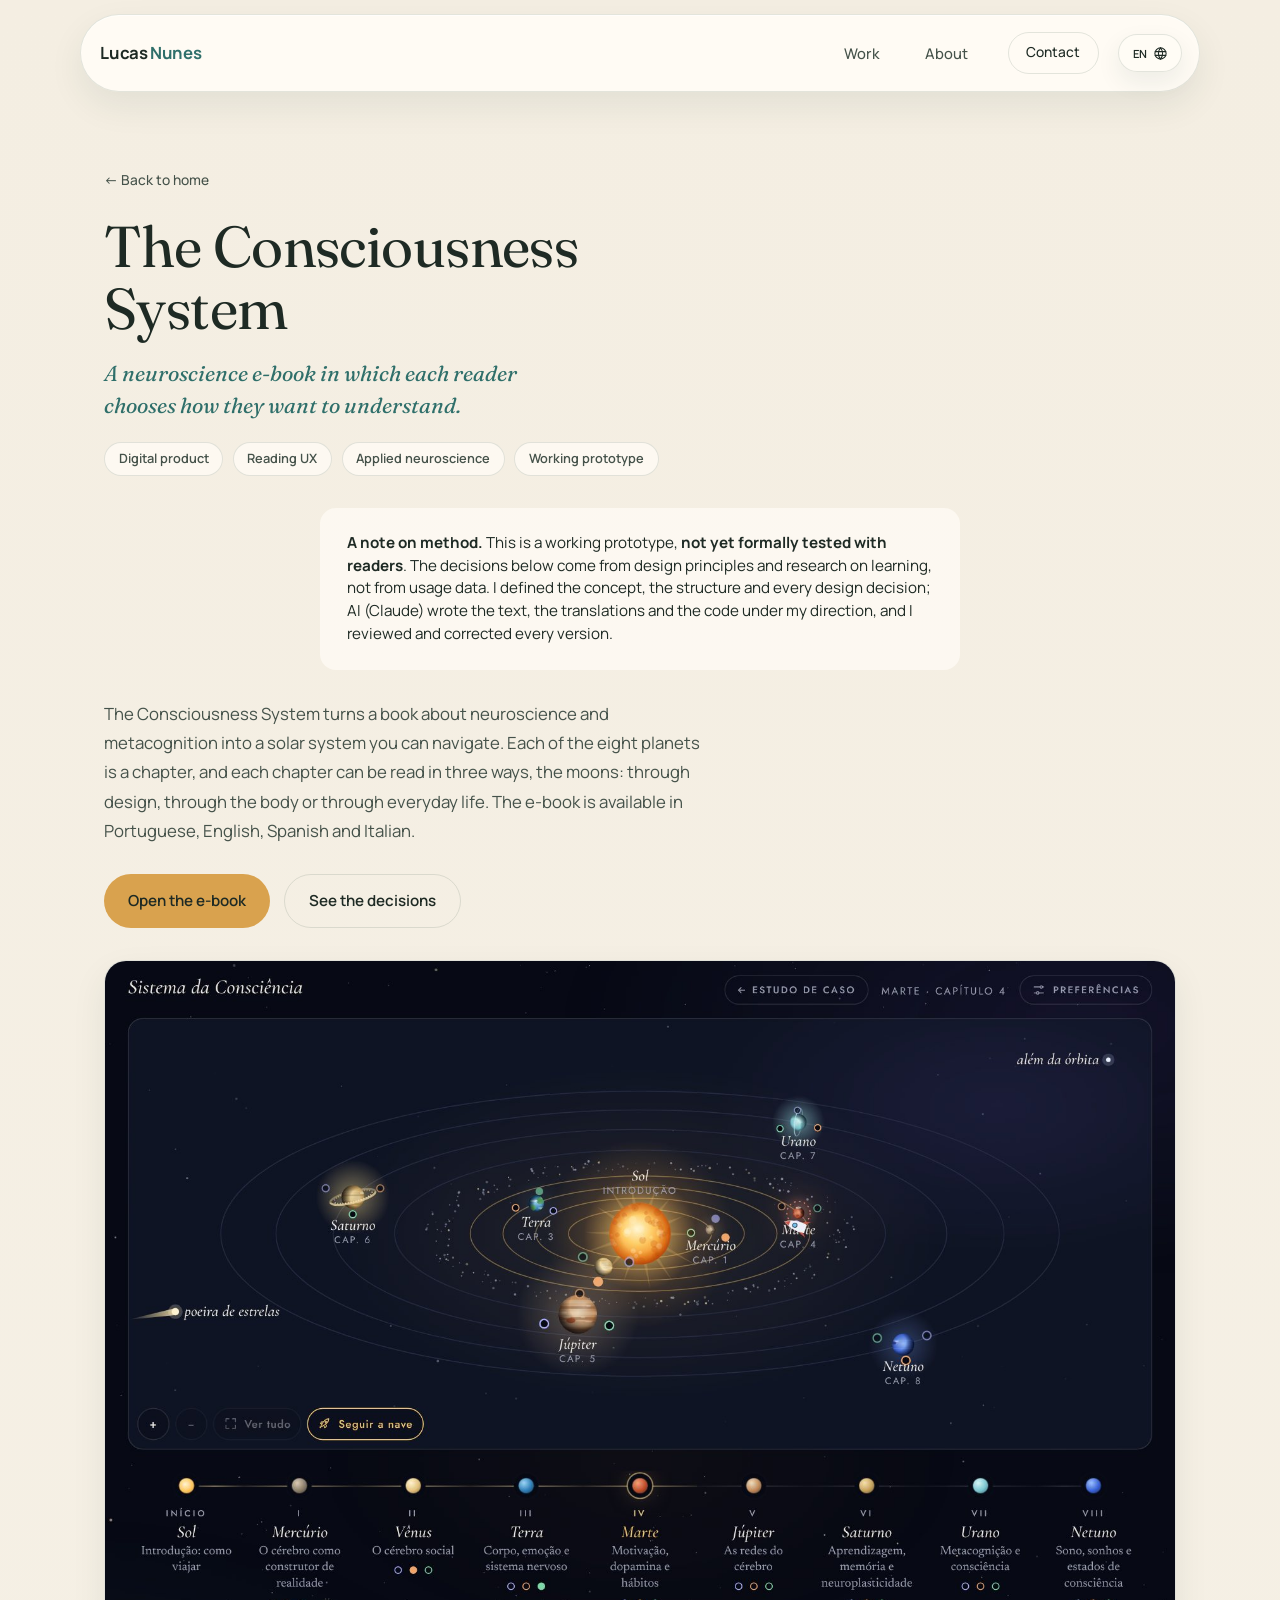
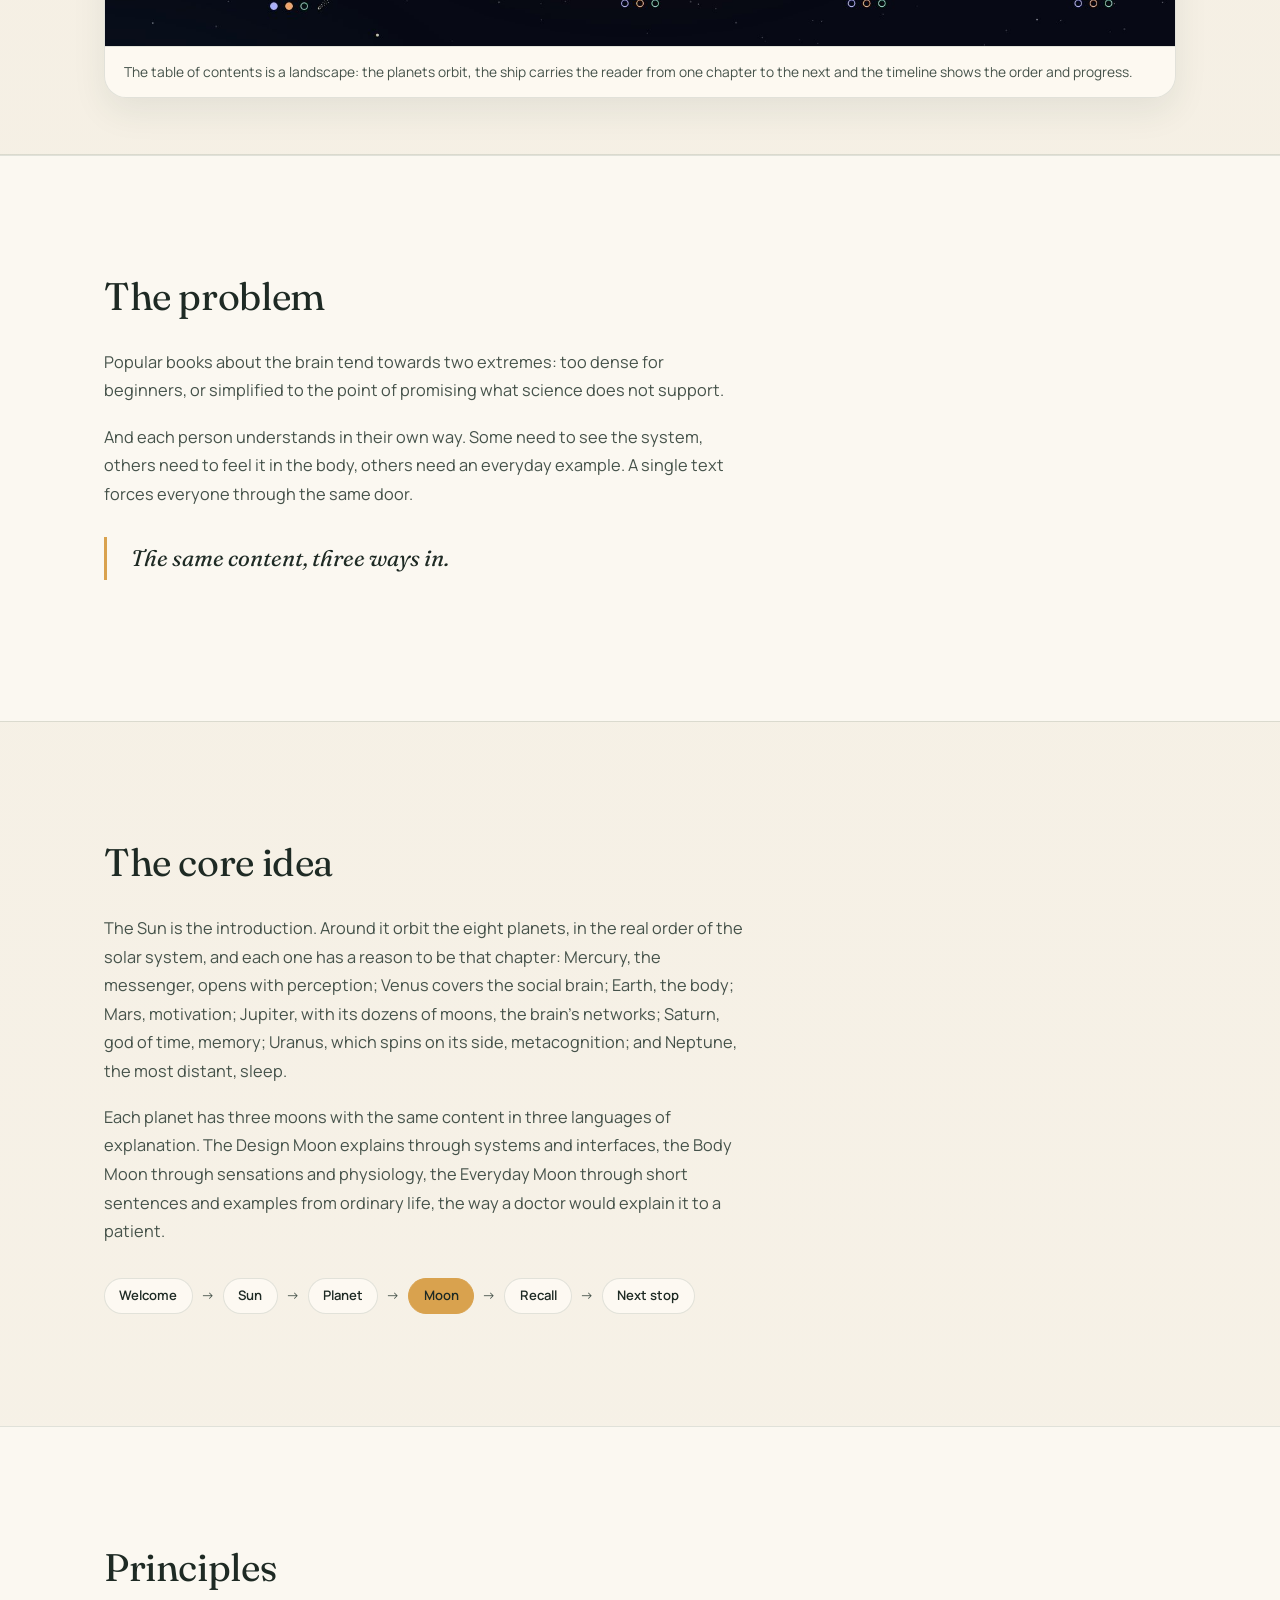
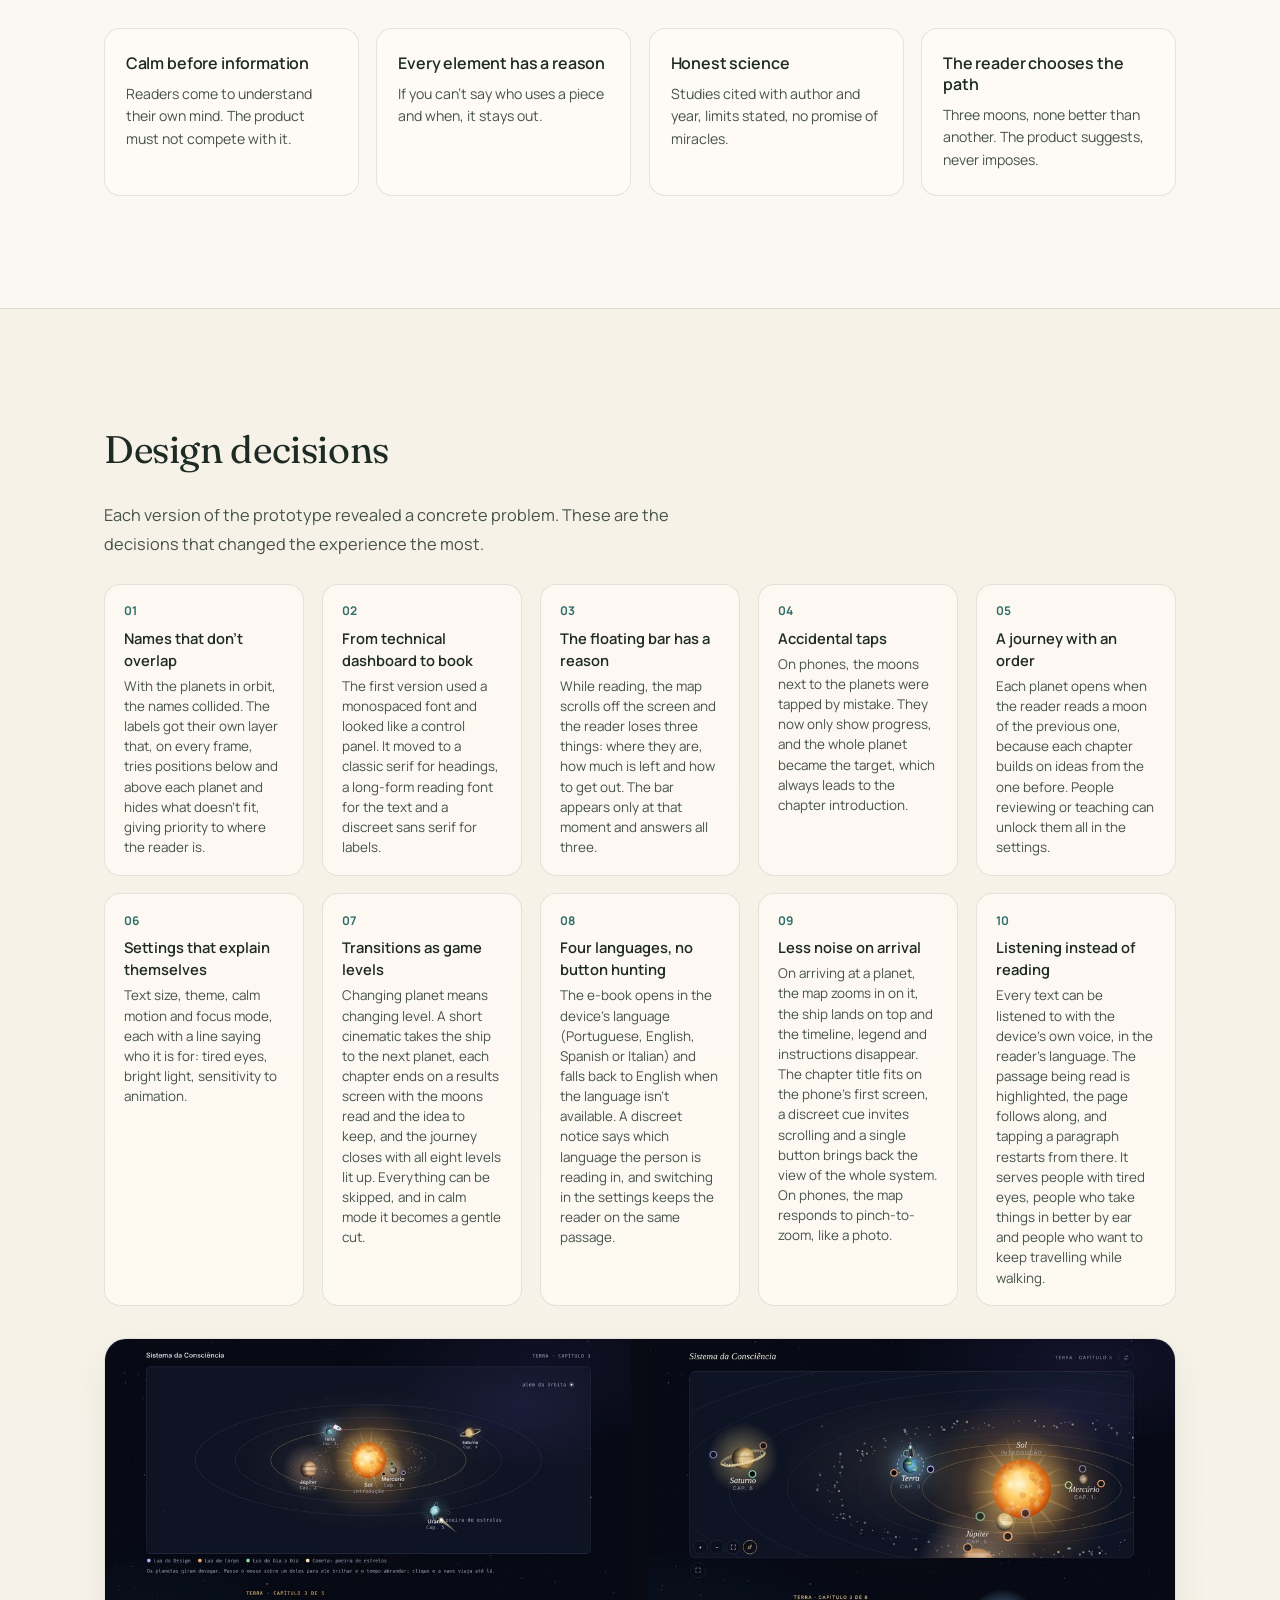
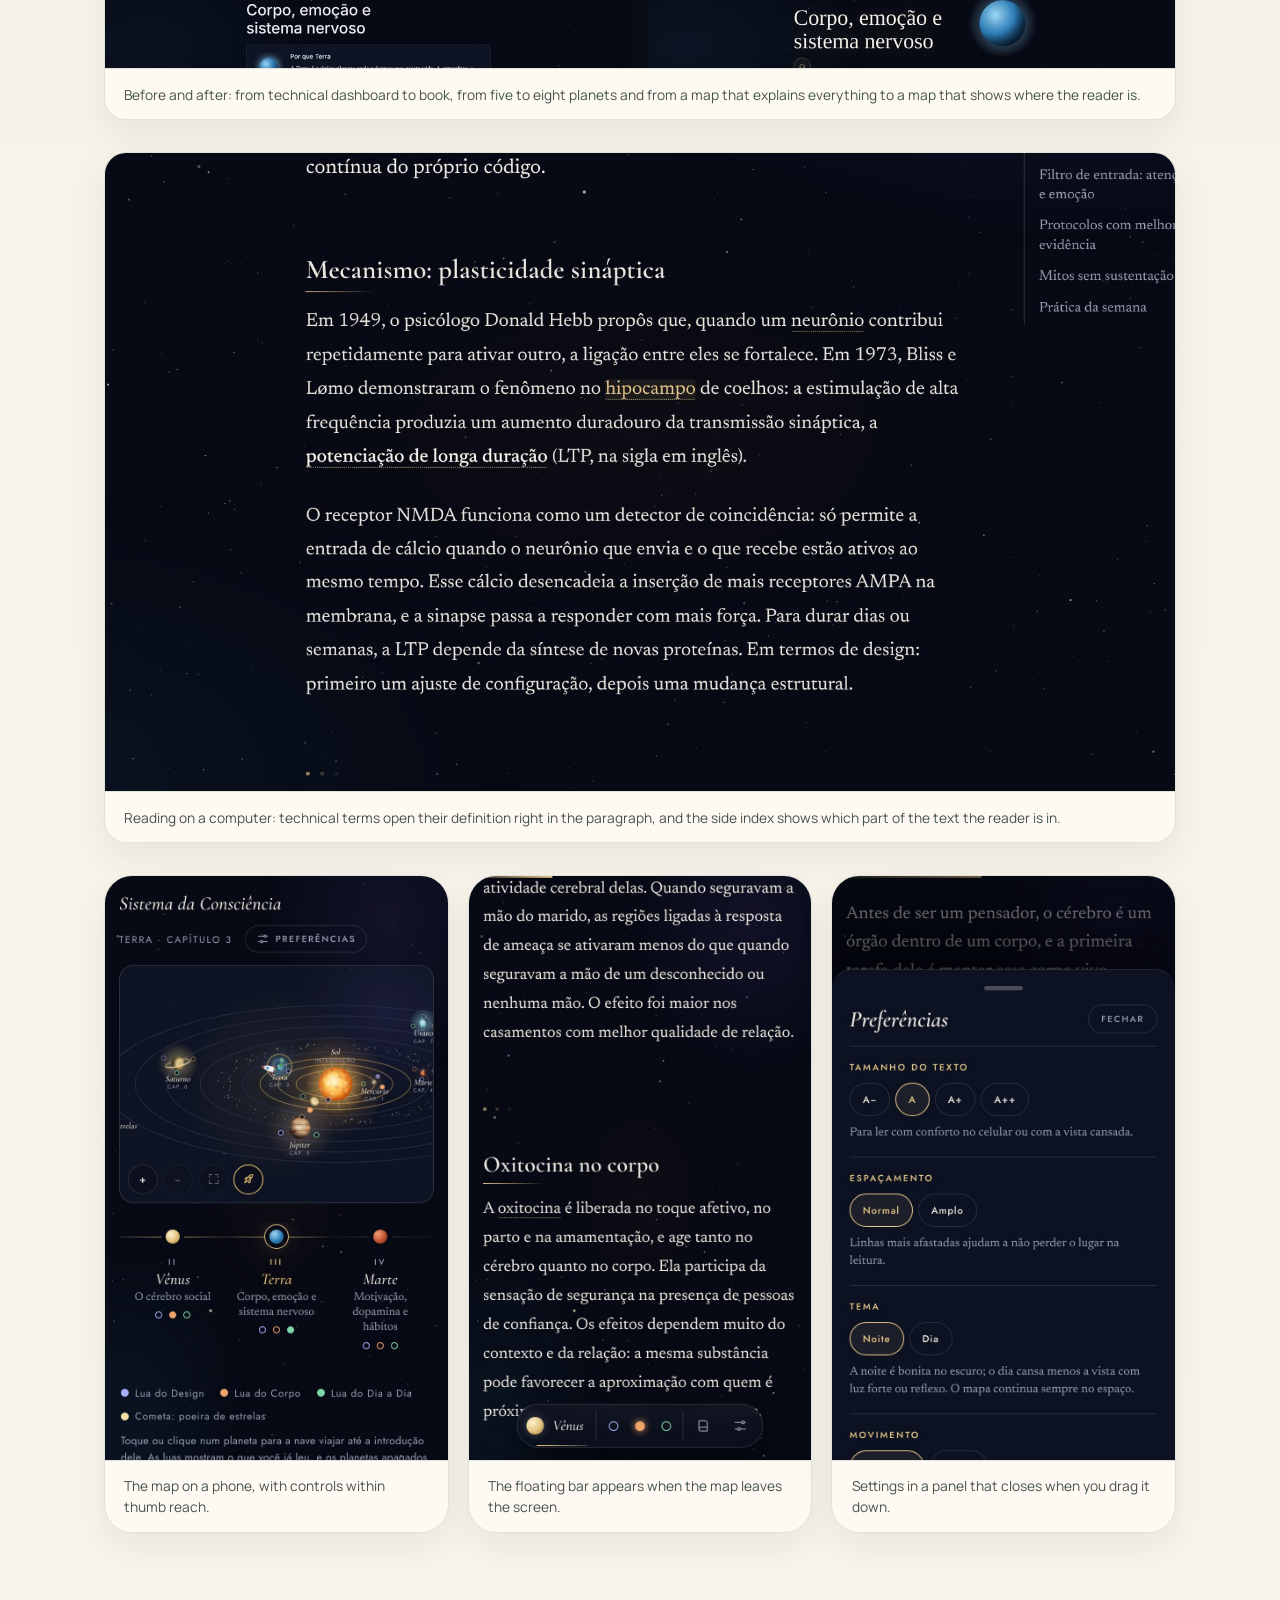
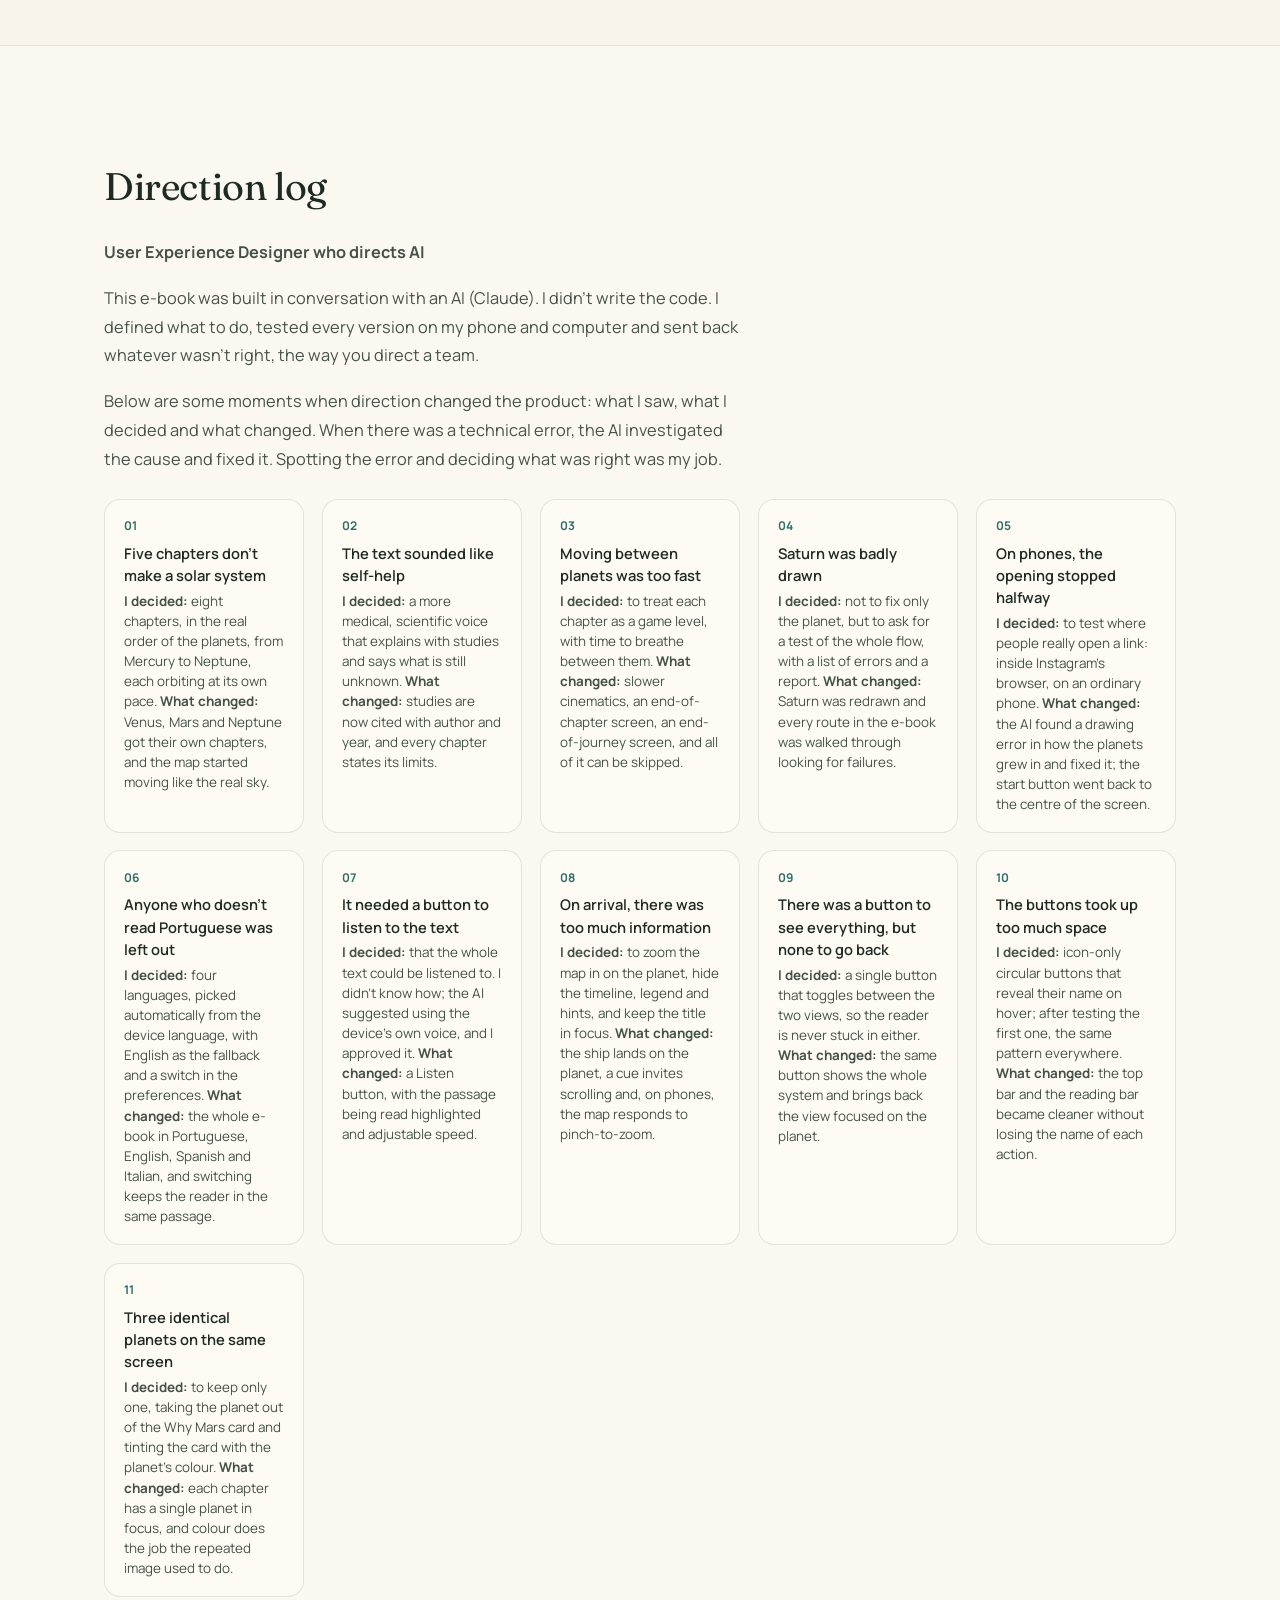
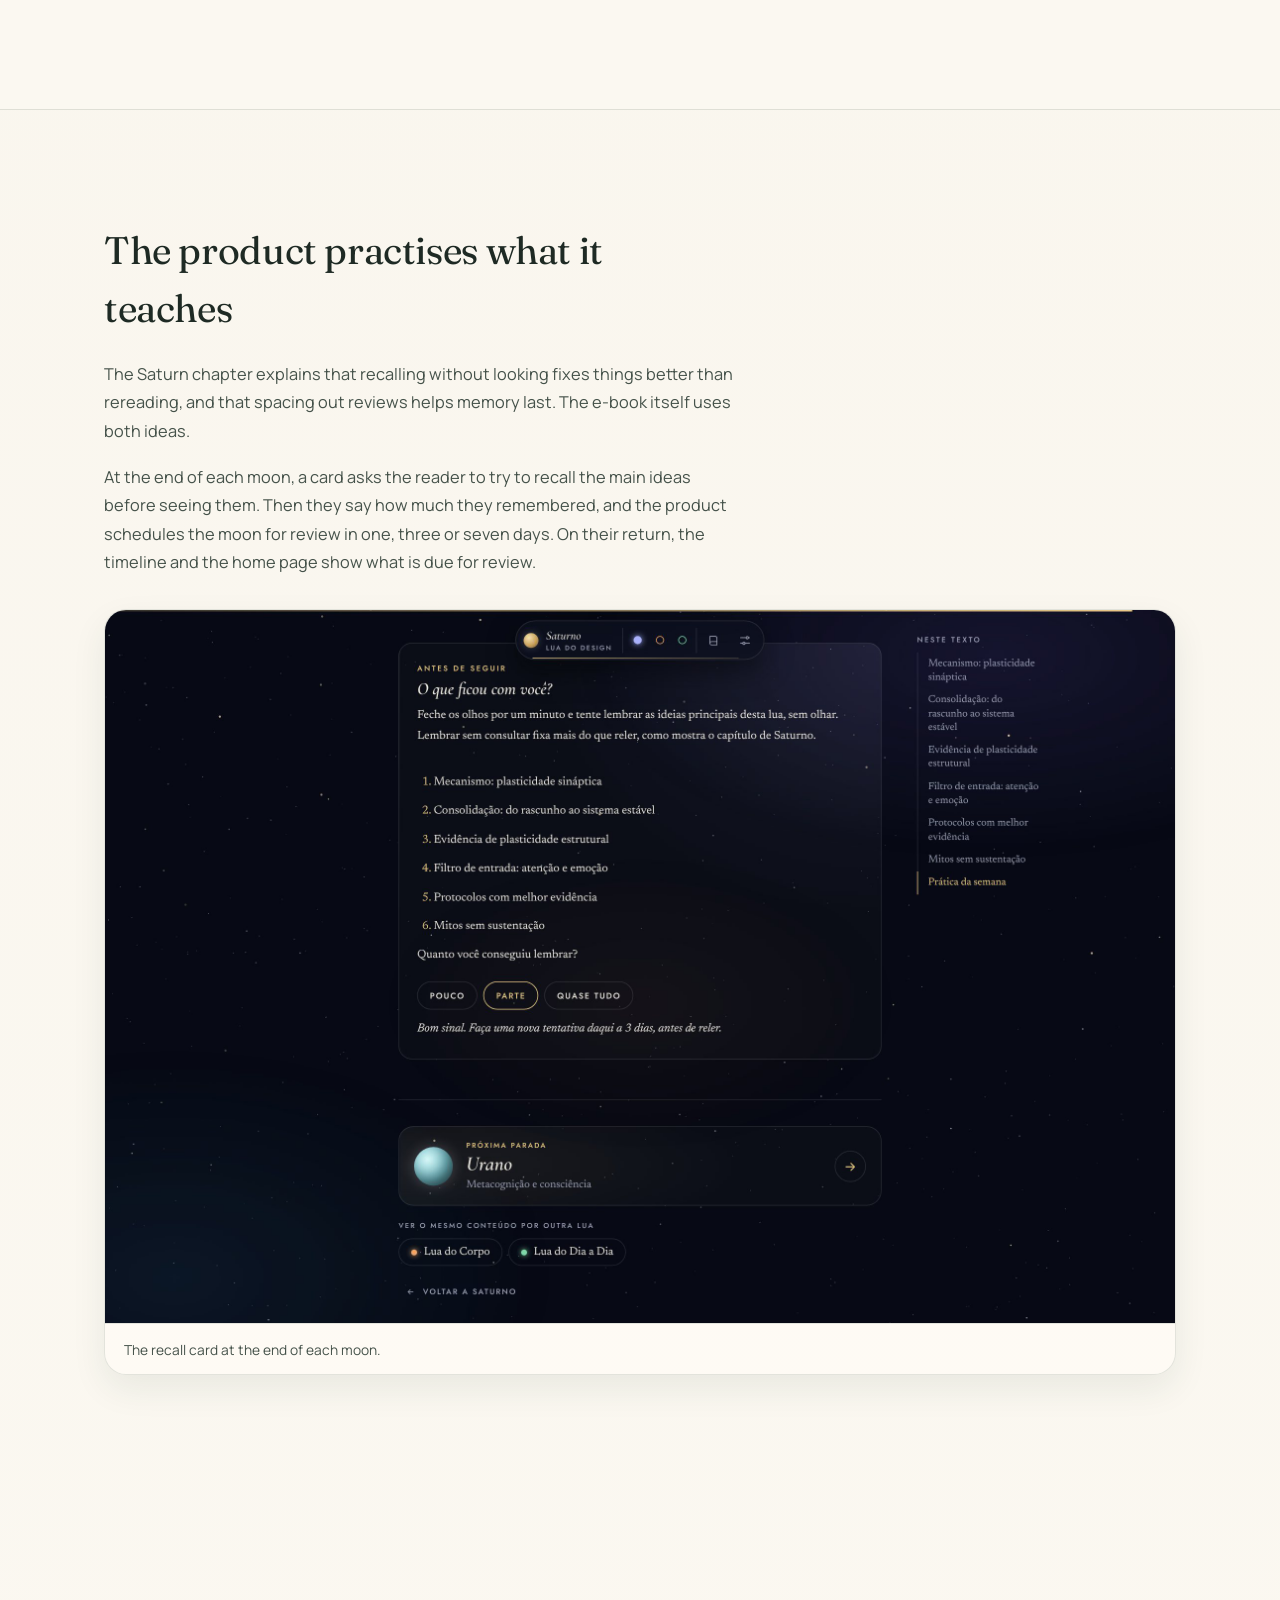
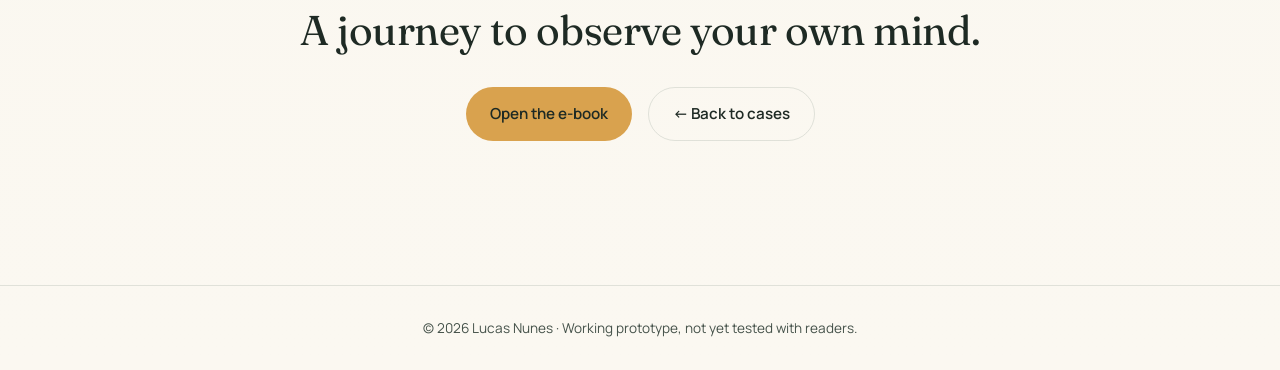
<file: case-study-sistema-da-consciencia.html>
<!DOCTYPE html>
<html lang="pt-BR">
<head>
<meta charset="UTF-8">
<meta name="viewport" content="width=device-width, initial-scale=1.0">
<title data-i18n="cs3_title">Sistema da Consciência — Estudo de caso · Lucas Nunes</title>
<meta name="description" content="Estudo de caso de um e-book interativo de neurociência em forma de sistema solar: oito capítulos, três formas de leitura, quatro línguas, decisões de UX e ciência da aprendizagem aplicada ao produto." data-i18n="cs3_meta" data-i18n-attr="content">
<meta property="og:type" content="article">
<meta property="og:image" content="https://lucasnunespt.github.io/assets/sistema-da-consciencia/mapa.jpg">
<meta property="og:title" content="Sistema da Consciência — Estudo de caso · Lucas Nunes">
<meta property="og:description" content="Um e-book de neurociência em que cada leitor escolhe como quer entender. Protótipo funcional.">
<meta name="twitter:card" content="summary">
<link rel="icon" href="favicon.svg" type="image/svg+xml">
<link rel="stylesheet" href="lucasnunes-ds.css?v=2026110516">
<style>
/* ============================================================
   RESET
   ============================================================ */
*{ margin:0; padding:0; box-sizing:border-box; }
html{ scroll-behavior:smooth; }
body{ overflow-x:hidden; }
img{ max-width:100%; display:block; }
a{ color:inherit; text-decoration:none; }
button{ font:inherit; background:none; border:none; cursor:pointer; }
a:focus-visible, button:focus-visible{ outline:2px solid var(--accent); outline-offset:3px; }

.skip-link{
  position:absolute; left:1rem; top:-4rem; z-index:999;
  background:var(--accent); color:var(--button-text); font-weight:600; font-size:.92rem;
  padding:.85rem 1.3rem; border-radius:var(--radius-sm);
}
.skip-link:focus{ top:1rem; }

@media (prefers-contrast:more){
  .header-inner{ background:var(--bg); backdrop-filter:none; -webkit-backdrop-filter:none; }
}

/* ============================================================
   TOKENS — mesma identidade do portfólio
   ============================================================ */

body{ font-family:var(--font-sans); background:linear-gradient(to bottom, var(--bg) 0%, var(--bg-soft) 100%); color:var(--text); line-height:1.5; font-weight:400; }
::selection{ background:var(--surface); }

.container{ max-width:var(--container); margin:0 auto; padding:0 var(--gutter); }
.container.narrow{ max-width:760px; }
section{ padding:clamp(3.5rem,9vw,7rem) 0; }

h1,h2,h3{ letter-spacing:-0.01em; color:var(--text); font-weight:400; }
h3{ font-family:var(--font-sans); font-weight:600; letter-spacing:-0.02em; }
em{ font-family:var(--font-serif); font-style:italic; font-weight:400; color:var(--accent-dark); }
p{ color:var(--text-soft); }

.eyebrow{
  display:inline-flex; align-items:center; gap:.5rem;
  font-size:.78rem; text-transform:uppercase; letter-spacing:.12em;
  color:var(--text-soft); font-weight:600; margin-bottom:1.1rem;
}
.eyebrow::before{ content:""; width:14px; height:1px; background:var(--accent); flex:none; }

.button{
  display:inline-flex; align-items:center; gap:.5rem;
  font-size:.95rem; font-weight:600; padding:.9rem 1.5rem; min-height:48px;
  border-radius:999px;
}
.button.primary{ background:var(--accent); color:var(--button-text); }
.button.primary:hover{ box-shadow:var(--shadow-card); }
.button.ghost{ border:1px solid var(--line); color:var(--text); }
.button.ghost:hover{ border-color:var(--text); background:var(--surface); }
.link-arrow{ font-weight:600; font-size:.94rem; color:var(--accent-dark); border-bottom:1px solid transparent; }
.link-arrow:hover{ border-color:var(--accent); }

/* ============================================================
   HEADER — idêntico ao portfólio
   ============================================================ */
.site-header{ position:sticky; top:0; z-index:60; background:transparent; padding:.86rem 0 .68rem; }
.site-header.scrolled{ padding:.52rem 0 .38rem; }
.header-inner{
  min-height:78px; display:flex; align-items:center; justify-content:space-between; gap:1rem;
  border-radius:999px; border:1px solid var(--line);
  padding:.55rem 1.05rem .55rem 1.2rem;
  background:var(--surface-strong);
  box-shadow:var(--shadow-card), var(--glass-highlight);
 
}
.site-header.scrolled .header-inner{ background:var(--surface-strong); }
.wordmark{ font-size:1.05rem; font-weight:700; letter-spacing:-0.02em; white-space:nowrap; }
.wordmark .accent{ color:var(--accent-dark); }
.main-nav{ display:flex; align-items:center; gap:2.2rem; }
.main-nav a{ font-size:.92rem; color:var(--text-soft); font-weight:500; }
.main-nav a:hover{ color:var(--text); }
.main-nav .button{ padding:.6rem 1.1rem; font-size:.86rem; min-height:auto; }
.main-nav a:not(.button){ padding:.6rem .3rem; display:inline-flex; align-items:center; min-height:44px; }
@media (max-width:760px){ .main-nav a:not(.button){ display:none; } }

/* ============================================================
   SELETOR DE IDIOMA — mesmo componente do portfólio
   ============================================================ */
.header-language-slot{
  display:inline-flex; flex-shrink:0; align-items:center; margin-left:-1rem;
  position:relative; width:64px; height:38px;
}
/* Dentro do header, o pill sai do fluxo — expande por cima sem esticar o header */
.header-language-slot .language-wrapper{
  position:absolute; top:0; right:0;
}
.language-wrapper{
  position:relative; display:inline-flex; flex-direction:column;
  width:64px; max-height:38px; border-radius:999px;
  background:color-mix(in srgb, var(--surface) 78%, transparent);
  border:1px solid var(--line);
  box-shadow:var(--shadow-soft);
  overflow:hidden;
 
  z-index:80;
}
.language-trigger{
  appearance:none; position:relative; z-index:2; flex:0 0 38px; width:100%; height:38px;
  border:0; border-radius:0; display:inline-flex; align-items:center; justify-content:center;
  gap:.28rem; color:var(--text); background:transparent; cursor:pointer;
}
.language-trigger svg{ width:15px; height:15px; }
.language-current{ font-size:.7rem; letter-spacing:.08em; line-height:1; font-weight:600; }
.language-trigger:focus-visible{ outline:none; }
.language-options{
  width:100%; padding:0 .32rem .5rem; display:grid; align-items:center; gap:.22rem; box-sizing:border-box;
  opacity:0; transform:translateY(-10px);
 
}
.language-wrapper.is-open{
  max-height:260px;
  background:var(--surface);
  border-color:var(--text-soft);
  box-shadow:var(--shadow-card);
}
.language-wrapper.is-open .language-options{ opacity:1; transform:translateY(0); }
@media (hover:hover) and (pointer:fine){
  .language-wrapper:hover{ max-height:260px; background:var(--surface); border-color:var(--text-soft); box-shadow:var(--shadow-card); }
  .language-wrapper:hover .language-options{ opacity:1; transform:translateY(0); }
}
.language-options button{
  appearance:none; min-width:46px; height:30px; border:0; border-radius:999px;
  color:var(--text-soft); background:transparent; font:inherit; font-size:.72rem; letter-spacing:.08em;
  cursor:pointer;
}
.language-options button:hover, .language-options button:focus-visible{
  color:var(--text); background:var(--bg-soft); outline:none;
}
.language-options button.is-active{ color:var(--button-text); background-color:var(--accent); outline:none; }
.language-options button:active{ transform:scale(.96); }
@media (prefers-reduced-motion:reduce){
  .language-wrapper, .language-trigger, .language-options, .language-options button{ }
}
@media (max-width:480px){
  .header-language-slot{ width:58px; height:34px; }
  .language-wrapper{ width:58px; max-height:34px; }
  .language-trigger{ flex:0 0 34px; height:34px; }
  .language-wrapper.is-open{ max-height:240px; }
}

/* ============================================================
   HERO DO ESTUDO
   ============================================================ */
.cs-hero{ padding-top:clamp(2.5rem,7vw,4rem); padding-bottom:clamp(2.5rem,5vw,3.5rem); border-bottom:1px solid var(--line); }
.cs-back{ display:inline-flex; align-items:center; gap:.4rem; font-size:.86rem; color:var(--text-soft); font-weight:500; margin-bottom:1.6rem; }
.cs-back:hover{ color:var(--accent-dark); }
.cs-hero h1{ font-size:clamp(2.2rem,5.5vw,3.6rem); line-height:1.08; max-width:16ch; margin-bottom:1.1rem; }
.cs-hero .subtitle{ font-family:var(--font-serif); font-style:italic; color:var(--accent-dark); font-size:clamp(1.1rem,2.2vw,1.35rem); margin-bottom:1.2rem; max-width:32ch; }
.cs-hero-body{ max-width:60ch; font-size:1.05rem; line-height:1.75; margin-bottom:1.8rem; }
.cs-tags{ display:flex; gap:.6rem; flex-wrap:wrap; margin-bottom:2rem; }
.cs-tags span{
  font-size:.8rem; font-weight:600; color:var(--text-soft);
  padding:.4rem .85rem; border:1px solid var(--line); border-radius:999px; background:var(--surface);
}
.cs-hero-actions{ display:flex; gap:.9rem; flex-wrap:wrap; }

/* ============================================================
   BLOCOS DE TEXTO — pesquisa, síntese, mudanças, aprendizados
   ============================================================ */
.cs-section{ border-top:1px solid var(--line); }
.cs-section:nth-child(even){ background:var(--bg-soft); }
.cs-section h2{ font-size:clamp(1.6rem,3.6vw,2.4rem); max-width:22ch; margin-bottom:1.4rem; }
.cs-section > .container > p, .cs-body p{ max-width:64ch; font-size:1.02rem; line-height:1.75; margin-bottom:1.1rem; }
.cs-body p:last-child{ margin-bottom:0; }

blockquote.cs-quote{
  border-left:3px solid var(--accent); padding:.3rem 0 .3rem 1.5rem; margin:1.8rem 0;
  font-family:var(--font-serif); font-style:italic; font-size:clamp(1.15rem,2.4vw,1.4rem); color:var(--text); max-width:52ch;
}

/* estados do usuário */
.cs-states-grid{ display:grid; grid-template-columns:repeat(4,1fr); gap:1.3rem; margin-top:2rem; }
.cs-state-card{ background:var(--surface); border:1px solid var(--line); border-radius:var(--radius-sm); padding:1.5rem; }
.cs-state-card .idx{ font-size:.78rem; color:var(--text-soft); font-weight:600; margin-bottom:.6rem; }
.cs-state-card h3{ font-size:1.05rem; margin-bottom:.9rem; }
.cs-state-card .row{ margin-bottom:.7rem; }
.cs-state-card .row:last-child{ margin-bottom:0; }
.cs-state-card .row h4{ font-size:.72rem; text-transform:uppercase; letter-spacing:.07em; color:var(--text-soft); font-weight:600; margin-bottom:.2rem; }
.cs-state-card .row p{ font-size:.9rem; line-height:1.55; margin-bottom:0; }
@media (max-width:900px){ .cs-states-grid{ grid-template-columns:1fr 1fr; } }
@media (max-width:560px){ .cs-states-grid{ grid-template-columns:1fr; } }

/* benchmark */
.cs-benchmark-grid{ display:grid; grid-template-columns:.9fr 1.1fr; gap:2.5rem; align-items:start; margin-top:2rem; }
.cs-bench-card{ background:var(--surface); border:1px solid var(--line); border-radius:var(--radius-sm); padding:1.5rem; margin-bottom:1.2rem; }
.cs-bench-card:last-child{ margin-bottom:0; }
.cs-bench-card h4{ font-size:1rem; margin-bottom:.5rem; }
.cs-bench-card p{ font-size:.92rem; line-height:1.6; margin-bottom:0; }
.cs-bench-card.insight{ background:var(--surface); border-color:transparent; }
.cs-bench-card.insight h4{ color:var(--accent-dark); }

.cs-carousel{ position:relative; border-radius:var(--radius-sm); overflow:hidden; border:1px solid var(--line); background:var(--surface); user-select:none; }
.cs-carousel-track{ display:flex; touch-action:pan-y; cursor:grab; }
.cs-carousel-track.dragging{ cursor:grabbing; }
.cs-carousel-slide{ flex:0 0 100%; }
.cs-carousel-slide img{ width:100%; aspect-ratio:4/3; object-fit:cover; display:block; pointer-events:none; }
.cs-carousel-cap{ padding:.9rem 1.1rem; font-size:.86rem; color:var(--text-soft); border-top:1px solid var(--line); }
.cs-carousel-nav{
  position:absolute; top:50%; transform:translateY(-50%); z-index:2;
  width:38px; height:38px; border-radius:50%; background:var(--surface-strong);
  border:1px solid var(--line); display:flex; align-items:center; justify-content:center;
  font-size:1rem; color:var(--text);
}
.cs-carousel-nav:hover{ background:var(--surface); }
.cs-carousel-nav.prev{ left:.8rem; }
.cs-carousel-nav.next{ right:.8rem; }
.cs-carousel-dots{ display:flex; gap:.5rem; justify-content:center; padding:.9rem 0; }
.cs-carousel-dots button{ width:8px; height:8px; border-radius:50%; background:var(--line); }
.cs-carousel-dots button[aria-current="true"]{ background:var(--accent); transform:scale(1.2); }
@media (max-width:900px){ .cs-benchmark-grid{ grid-template-columns:1fr; } }

/* princípios */
.cs-principles-grid{
  display:grid; grid-template-columns:repeat(auto-fit, minmax(180px, 1fr));
  gap:1.1rem; margin-top:2rem;
}
.cs-principle-card{
  display:flex; flex-direction:column; align-items:flex-start;
  background:var(--surface); border:1px solid var(--line); border-radius:var(--radius-sm);
  padding:1.5rem 1.3rem;
}
.cs-principle-card .icon{
  width:30px; height:30px; color:var(--accent-dark); margin-bottom:1rem; flex:none;
}
.cs-principle-card .icon svg{ width:100%; height:100%; }
.cs-principle-card h4{
  font-size:1rem; font-weight:600; letter-spacing:-0.01em; line-height:1.3;
  color:var(--text); margin-bottom:.55rem; flex:none;
}
.cs-principle-card p{ font-size:.88rem; line-height:1.6; margin-bottom:0; }
@media (max-width:560px){
  .cs-principles-grid{ grid-template-columns:1fr 1fr; gap:.9rem; }
  .cs-principle-card{ padding:1.25rem 1.1rem; }
}
@media (max-width:380px){ .cs-principles-grid{ grid-template-columns:1fr; } }

/* wireframes / exploração */
.cs-wireframe-grid{ display:grid; grid-template-columns:repeat(3,1fr); gap:1.4rem; margin-top:2rem; }
.cs-wireframe-card{ background:var(--surface); border:1px solid var(--line); border-radius:var(--radius-sm); overflow:hidden; }
.cs-wireframe-card img{ width:100%; aspect-ratio:3/4; object-fit:cover; }
.cs-wireframe-card .meta{ padding:1.1rem 1.2rem; }
.cs-wireframe-card h4{ font-size:.94rem; margin-bottom:.4rem; }
.cs-wireframe-card p{ font-size:.85rem; line-height:1.55; margin-bottom:0; }
.cs-decision-card{ margin-top:1.4rem; background:var(--surface); border:1px solid var(--line); border-radius:var(--radius-sm); padding:1.6rem 1.8rem; }
.cs-decision-card h4{ font-size:.8rem; text-transform:uppercase; letter-spacing:.08em; color:var(--text-soft); font-weight:600; margin-bottom:.8rem; }
@media (max-width:820px){ .cs-wireframe-grid{ grid-template-columns:1fr; } }

/* fluxo do usuário — reaproveita padrão flow-step do portfólio */
.flow-strip{ display:flex; flex-wrap:wrap; align-items:center; gap:.5rem; margin:2rem 0 0; }
.flow-step{
  font-size:.82rem; font-weight:600; color:var(--text); background:var(--surface);
  border:1px solid var(--line); border-radius:999px; padding:.45rem .9rem; white-space:nowrap;
}
.flow-step.is-heavy{ background:var(--accent); color:var(--button-text); border-color:var(--text); }
.flow-step.is-calm{ background:var(--accent); color:var(--button-text); border-color:var(--accent); }
.flow-sep{ color:var(--text-soft); font-size:.85rem; }
.cs-flow-detail{ display:grid; grid-template-columns:repeat(auto-fit,minmax(200px,1fr)); gap:1.1rem; margin-top:1.6rem; }
.cs-flow-detail .step{ background:var(--surface); border:1px solid var(--line); border-radius:var(--radius-sm); padding:1.1rem 1.2rem; }
.cs-flow-detail .step .n{ font-size:.75rem; color:var(--accent-dark); font-weight:700; margin-bottom:.4rem; }
.cs-flow-detail .step h5{ font-size:.92rem; font-weight:600; margin-bottom:.3rem; color:var(--text); }
.cs-flow-detail .step p{ font-size:.84rem; line-height:1.5; margin-bottom:0; }

/* processamento estético / sistema */
.cs-aesthetic-grid{ display:grid; grid-template-columns:1fr 1fr; gap:1.6rem; margin-top:2rem; align-items:start; }
.cs-concept-card{ background:var(--accent); color:var(--button-text); border-radius:var(--radius-sm); padding:2rem; display:flex; flex-direction:column; justify-content:center; min-height:260px; }
.cs-concept-card .k{ font-size:.78rem; text-transform:uppercase; letter-spacing:.12em; color:var(--button-text); font-weight:600; margin-bottom:.9rem; }
.cs-concept-card h3{ font-family:var(--font-serif); font-style:italic; color:var(--button-text); font-size:clamp(1.5rem,3vw,2rem); font-weight:400; }
.cs-process-card{ background:var(--surface); border:1px solid var(--line); border-radius:var(--radius-sm); overflow:hidden; }
.cs-process-card video{ width:100%; display:block; }
.cs-process-card .meta{ padding:1.3rem 1.4rem; }
.cs-process-card h4{ font-size:.95rem; margin-bottom:.5rem; }
.cs-process-card p{ font-size:.88rem; line-height:1.6; margin-bottom:0; }
@media (max-width:820px){ .cs-aesthetic-grid{ grid-template-columns:1fr; } }

.cs-equation{
  margin-top:2rem; display:flex; align-items:center; justify-content:center; flex-wrap:wrap; gap:1rem;
  padding:2rem 1.5rem; background:var(--surface); border:1px solid var(--line); border-radius:var(--radius-sm); text-align:center;
}
.cs-equation .term{ font-size:.92rem; font-weight:600; color:var(--text); padding:.7rem 1.1rem; border:1px solid var(--line); border-radius:var(--radius-sm); background:var(--bg); }
.cs-equation .op{ font-size:1.2rem; color:var(--text-soft); }
.cs-equation .result{ font-size:.92rem; font-weight:700; color:var(--button-text); background:var(--accent); padding:.7rem 1.2rem; border-radius:var(--radius-sm); }

.cs-rules-grid{ display:grid; grid-template-columns:repeat(3,1fr); gap:1.2rem; margin-top:1.6rem; }
.cs-rule-card{ padding:1.2rem 1.3rem; background:var(--bg-soft); border-radius:var(--radius-sm); }
.cs-rule-card h5{ font-size:.9rem; margin-bottom:.35rem; color:var(--text); }
.cs-rule-card p{ font-size:.84rem; line-height:1.5; margin-bottom:0; }
@media (max-width:820px){ .cs-rules-grid{ grid-template-columns:1fr 1fr; } }
@media (max-width:520px){ .cs-rules-grid{ grid-template-columns:1fr; } }

.cs-logo-block{
  margin-top:2rem; display:flex; flex-direction:column; align-items:center; text-align:center; gap:1rem;
  padding:3rem 1.5rem; background:var(--surface); border:1px solid var(--line); border-radius:var(--radius-sm);
}
.cs-logo-block img{ width:64px; height:64px; }
.cs-logo-block .word{ font-size:1.3rem; font-weight:700; letter-spacing:-0.02em; }
.cs-logo-block .word .accent{ color:var(--accent-dark); }
.cs-logo-block p{ max-width:44ch; font-size:.92rem; margin-bottom:0; }

/* aprendizados */
.learnings{ list-style:none; margin-top:1.6rem; display:grid; gap:.7rem; max-width:64ch; }
.learnings li{ font-size:.98rem; line-height:1.6; padding-left:1.4rem; position:relative; color:var(--text-soft); }
.learnings li::before{ content:"—"; position:absolute; left:0; color:var(--accent-dark); }

/* encerramento */
.cs-final{ text-align:center; }
.cs-final .container.narrow{ margin:0 auto; }
.cs-final h2{ font-size:clamp(1.7rem,4vw,2.6rem); margin-bottom:1.3rem; }
.cs-final p{ font-size:1.02rem; line-height:1.75; margin-bottom:1.1rem; }
.cs-opportunity{
  margin:1.8rem auto; max-width:52ch; text-align:left; padding:1.5rem 1.7rem;
  background:var(--surface); border-radius:var(--radius-sm);
}
.cs-opportunity p{ font-size:.95rem; color:var(--text); margin-bottom:0; }
.cs-final-actions{ display:flex; gap:1rem; justify-content:center; flex-wrap:wrap; margin:1.6rem 0 2rem; }
.cs-sign{ font-family:var(--font-serif); font-style:italic; color:var(--accent-dark); font-size:1.15rem; }

footer{ border-top:1px solid var(--line); padding:2rem 0; text-align:center; }
footer p{ font-size:.85rem; color:var(--text-soft); }

/* reveal */

@media (max-width:480px){
  .container{ padding:0 1.15rem; }
  .cs-hero-actions .button, .cs-final-actions .button{ width:100%; justify-content:center; }
  .cs-hero-actions, .cs-final-actions{ flex-direction:column; }
  .header-inner{ min-height:56px; padding:.4rem .4rem .4rem 1rem; }
  .wordmark{ font-size:.98rem; }
}
@media (prefers-reduced-motion:reduce){
  .reveal{ opacity:1; transform:none; }
  html{ scroll-behavior:auto; }
  .cs-carousel-track{ }
}

/* ============================================================
   SISTEMA DA CONSCIÊNCIA — capturas do protótipo
   ============================================================ */
.cs-shot{ margin-top:2rem; background:var(--surface); border:1px solid var(--line); border-radius:var(--radius-md); overflow:hidden; box-shadow:var(--shadow-card), var(--glass-highlight); }
.cs-shot img{ width:100%; height:auto; }
.cs-shot figcaption{ padding:.9rem 1.2rem; font-size:.86rem; line-height:1.55; color:var(--text-soft); border-top:1px solid var(--line); }
.cs-shots-phone{ display:grid; grid-template-columns:repeat(3,1fr); gap:1.2rem; margin-top:2rem; }
.cs-shots-phone .cs-shot{ margin-top:0; border-radius:var(--radius-lg); }
@media (max-width:760px){ .cs-shots-phone{ grid-template-columns:1fr 1fr; } .cs-shots-phone .cs-shot:last-child{ grid-column:1 / -1; max-width:60%; justify-self:center; } }
@media (max-width:480px){ .cs-shots-phone{ grid-template-columns:1fr; } .cs-shots-phone .cs-shot:last-child{ max-width:none; } }
</style>
</head>

<body>
<a class="skip-link" href="#main" data-i18n="common_skip">Pular para o conteúdo</a>
<header class="site-header" id="siteHeader">
  <div class="container header-inner">
    <a class="wordmark" href="index.html">Lucas&nbsp;<span class="accent">Nunes</span></a>
    <nav class="main-nav" aria-label="Main navigation">
      <a href="index.html#casos" data-i18n="common_nav_casos">Casos</a>
      <a href="index.html#sobre" data-i18n="common_nav_sobre">Sobre</a>
      <a class="button ghost" href="index.html#contato" data-i18n="common_nav_contato">Contato</a>
      <div class="header-language-slot" data-language-host></div>
    </nav>
  </div>
</header>

<main id="main">

  <section class="cs-hero">
    <div class="container">
      <a class="cs-back reveal" href="index.html#casos" data-i18n="cs2_back">← Voltar ao início</a>
      <h1 class="reveal" data-i18n="cs3_h1">Sistema da Consciência</h1>
      <p class="subtitle reveal" data-i18n="cs3_sub">Um e-book de neurociência em que cada leitor escolhe como quer entender.</p>
      <div class="cs-tags reveal">
        <span data-i18n="cs3_tag1">Produto digital</span>
        <span data-i18n="cs3_tag2">UX de leitura</span>
        <span data-i18n="cs3_tag3">Neurociência aplicada</span>
        <span data-i18n="cs3_tag4">Protótipo funcional</span>
      </div>
      <div class="cs-opportunity reveal" style="max-width:64ch">
        <p data-i18n="cs3_note" data-i18n-html><strong>Nota de método.</strong> Este é um protótipo funcional, ainda <strong>sem teste formal com leitores</strong>. As decisões abaixo vêm de princípios de design e da pesquisa sobre aprendizagem, não de dados de uso. Eu defini o conceito, a estrutura e cada decisão de design; a IA (Claude) escreveu o texto, as traduções e o código sob a minha direção, e eu revisei e corrigi cada versão.</p>
      </div>
      <div class="cs-hero-body reveal">
        <p data-i18n="cs3_hero_body">O Sistema da Consciência transforma um livro sobre neurociência e metacognição num sistema solar navegável. Cada um dos oito planetas é um capítulo, e cada capítulo pode ser lido de três formas, as luas: pelo design, pelo corpo ou pelo dia a dia. O e-book está em português, inglês, espanhol e italiano.</p>
      </div>
      <div class="cs-hero-actions reveal">
        <a class="button primary" href="sistema-da-consciencia/" data-i18n="cs3_open">Abrir o e-book</a>
        <a class="button ghost" href="#decisoes" data-i18n="cs3_see">Ver as decisões</a>
      </div>
      <figure class="cs-shot reveal">
        <img src="assets/sistema-da-consciencia/mapa.jpg" width="1692" height="1083" alt="Mapa do e-book: o Sol no centro, oito planetas em órbita com três luas cada, uma nave em viagem e a linha do tempo dos capítulos embaixo." data-i18n="cs3_alt1" data-i18n-attr="alt">
        <figcaption data-i18n="cs3_cap1">O índice é uma paisagem: os planetas giram, a nave leva o leitor de um capítulo a outro e a linha do tempo mostra a ordem e o progresso.</figcaption>
      </figure>
    </div>
  </section>

  <section id="problema" class="cs-section">
    <div class="container">
      <h2 class="reveal" data-i18n="cs3_prob_h">O problema</h2>
      <div class="cs-body reveal">
        <p data-i18n="cs3_prob_p1">Os livros de divulgação sobre o cérebro tendem a dois extremos: densos demais para quem está começando, ou simplificados a ponto de prometer o que a ciência não sustenta.</p>
        <p data-i18n="cs3_prob_p2">E cada pessoa entende de um jeito. Umas precisam ver o sistema, outras precisam sentir no corpo, outras precisam de um exemplo do dia a dia. Um texto único obriga todas a entrar pela mesma porta.</p>
      </div>
      <blockquote class="cs-quote reveal" data-i18n="cs3_quote">O mesmo conteúdo, três portas de entrada.</blockquote>
    </div>
  </section>

  <section id="ideia" class="cs-section">
    <div class="container">
      <h2 class="reveal" data-i18n="cs3_idea_h">A ideia central</h2>
      <div class="cs-body reveal">
        <p data-i18n="cs3_idea_p1">O Sol é a introdução. Ao redor dele giram os oito planetas, na ordem real do sistema solar, e cada um tem um motivo para ser aquele capítulo: Mercúrio, o mensageiro, abre com a percepção; Vênus fala do cérebro social; a Terra, do corpo; Marte, da motivação; Júpiter, com as suas dezenas de luas, das redes do cérebro; Saturno, deus do tempo, da memória; Urano, que gira deitado, da metacognição; e Netuno, o mais distante, do sono.</p>
        <p data-i18n="cs3_idea_p2">Cada planeta tem três luas com o mesmo conteúdo em três linguagens. A Lua do Design explica com sistemas e interfaces, a do Corpo com sensações e fisiologia, a do Dia a Dia com frases curtas e exemplos da vida comum, como um médico explicaria a um paciente.</p>
      </div>
      <div class="flow-strip reveal" aria-label="Percurso do leitor" data-i18n="cs3_flow_aria" data-i18n-attr="aria-label">
        <span class="flow-step" data-i18n="cs3_f1">Boas-vindas</span>
        <span class="flow-sep" aria-hidden="true">→</span>
        <span class="flow-step" data-i18n="cs3_f2">Sol</span>
        <span class="flow-sep" aria-hidden="true">→</span>
        <span class="flow-step" data-i18n="cs3_f3">Planeta</span>
        <span class="flow-sep" aria-hidden="true">→</span>
        <span class="flow-step is-calm" data-i18n="cs3_f4">Lua</span>
        <span class="flow-sep" aria-hidden="true">→</span>
        <span class="flow-step" data-i18n="cs3_f5">Lembrar</span>
        <span class="flow-sep" aria-hidden="true">→</span>
        <span class="flow-step" data-i18n="cs3_f6">Próxima parada</span>
      </div>
    </div>
  </section>

  <section id="principios" class="cs-section">
    <div class="container">
      <h2 class="reveal" data-i18n="cs3_pr_h">Princípios</h2>
      <div class="cs-principles-grid reveal">
        <div class="cs-principle-card"><h4 data-i18n="cs3_pr1_h">Calma antes de informação</h4><p data-i18n="cs3_pr1_p">O leitor chega para entender a própria mente. O produto não pode competir com ela.</p></div>
        <div class="cs-principle-card"><h4 data-i18n="cs3_pr2_h">Cada elemento tem um porquê</h4><p data-i18n="cs3_pr2_p">Se não dá para dizer quem usa uma peça e em que momento, ela não entra.</p></div>
        <div class="cs-principle-card"><h4 data-i18n="cs3_pr3_h">Ciência honesta</h4><p data-i18n="cs3_pr3_p">Estudos citados com autor e ano, limites declarados, nenhuma promessa de milagre.</p></div>
        <div class="cs-principle-card"><h4 data-i18n="cs3_pr4_h">O leitor escolhe o caminho</h4><p data-i18n="cs3_pr4_p">Três luas, nenhuma melhor que a outra. O produto sugere, nunca impõe.</p></div>
      </div>
    </div>
  </section>

  <section id="decisoes" class="cs-section">
    <div class="container">
      <h2 class="reveal" data-i18n="cs3_dec_h">Decisões de design</h2>
      <div class="cs-body reveal">
        <p data-i18n="cs3_dec_intro">Cada versão do protótipo revelou um problema concreto. Estas são as decisões que mais mudaram a experiência.</p>
      </div>
      <div class="cs-flow-detail reveal">
        <div class="step"><p class="n">01</p><h5 data-i18n="cs3_d1_h">Nomes que não se sobrepõem</h5><p data-i18n="cs3_d1_p">Com os planetas em órbita, os nomes colidiam. Os rótulos ganharam uma camada própria que, a cada quadro, testa posições abaixo e acima de cada planeta e esconde o que não cabe, com prioridade para onde o leitor está.</p></div>
        <div class="step"><p class="n">02</p><h5 data-i18n="cs3_d2_h">De painel técnico a livro</h5><p data-i18n="cs3_d2_p">A primeira versão usava fonte monoespaçada e parecia um painel de controle. Passou a usar uma serifa clássica nos títulos, uma fonte de leitura longa no texto e uma sem serifa discreta nos rótulos.</p></div>
        <div class="step"><p class="n">03</p><h5 data-i18n="cs3_d3_h">A barra flutuante tem um porquê</h5><p data-i18n="cs3_d3_p">Ao ler, o mapa sai da tela e o leitor perde três coisas: onde está, quanto falta e como sai. A barra aparece só nesse momento e responde às três.</p></div>
        <div class="step"><p class="n">04</p><h5 data-i18n="cs3_d4_h">Toques sem querer</h5><p data-i18n="cs3_d4_p">No celular, as luas ao lado dos planetas eram tocadas por engano. Passaram a mostrar só o progresso, e o planeta inteiro virou o alvo, que leva sempre à introdução do capítulo.</p></div>
        <div class="step"><p class="n">05</p><h5 data-i18n="cs3_d5_h">Uma viagem com ordem</h5><p data-i18n="cs3_d5_p">Cada planeta abre quando o leitor lê uma lua do anterior, porque cada capítulo usa ideias do anterior. Quem revisa ou ensina pode liberar todos nas preferências.</p></div>
        <div class="step"><p class="n">06</p><h5 data-i18n="cs3_d6_h">Preferências com justificativa</h5><p data-i18n="cs3_d6_p">Tamanho do texto, tema, movimento calmo e modo foco, cada um com uma linha que diz para quem serve: vista cansada, luz forte, sensibilidade a animações.</p></div>
        <div class="step"><p class="n">07</p><h5 data-i18n="cs3_d7_h">Passagens como fases de jogo</h5><p data-i18n="cs3_d7_p">Mudar de planeta é mudar de fase. Uma cinemática curta leva a nave ao planeta seguinte, cada capítulo termina numa tela de resultado com as luas lidas e a ideia para guardar, e a viagem fecha com as oito fases acesas. Tudo pode ser pulado, e no modo calmo vira um corte suave.</p></div>
        <div class="step"><p class="n">08</p><h5 data-i18n="cs3_d8_h">Quatro línguas, sem procurar o botão</h5><p data-i18n="cs3_d8_p">O e-book abre na língua do aparelho (português, inglês, espanhol ou italiano) e usa o inglês quando a língua não está disponível. Um aviso discreto diz em que língua a pessoa está lendo, e a troca nas preferências mantém o leitor no mesmo trecho.</p></div>
        <div class="step"><p class="n">09</p><h5 data-i18n="cs3_d9_h">Menos ruído ao chegar</h5><p data-i18n="cs3_d9_p">Ao chegar a um planeta, o mapa se aproxima dele, a nave pousa no topo e somem a linha do tempo, a legenda e as instruções. O título do capítulo cabe na primeira tela do celular, um aviso discreto convida a rolar e um só botão devolve a vista do sistema inteiro. No celular, o mapa responde à pinça, como uma foto.</p></div>
        <div class="step"><p class="n">10</p><h5 data-i18n="cs3_d10_h">Ouvir em vez de ler</h5><p data-i18n="cs3_d10_p">Cada texto pode ser ouvido com a voz do próprio aparelho, na língua do leitor. O trecho em leitura fica destacado, a página acompanha, e um toque em um parágrafo recomeça dali. Serve a quem tem a vista cansada, a quem lê melhor ouvindo e a quem quer seguir a viagem caminhando.</p></div>
      </div>
      <figure class="cs-shot reveal">
        <img src="assets/sistema-da-consciencia/antes-depois.jpg" width="1733" height="533" alt="Antes e depois da mesma página do capítulo da Terra: à esquerda, a primeira versão com fonte monoespaçada, cinco planetas e o mapa cheio de instruções; à direita, a versão atual com serifa, oito planetas, o mapa aproximado do planeta e a nave pousada nele." data-i18n="cs3_alt7" data-i18n-attr="alt">
        <figcaption data-i18n="cs3_cap7">Antes e depois: de painel técnico a livro, de cinco a oito planetas e de um mapa que explica tudo a um mapa que mostra onde o leitor está.</figcaption>
      </figure>
      <figure class="cs-shot reveal">
        <img src="assets/sistema-da-consciencia/leitura.jpg" width="1560" height="930" alt="Página de leitura com títulos em serifa, termos técnicos sublinhados que abrem uma definição e um índice lateral que acompanha a leitura." data-i18n="cs3_alt2" data-i18n-attr="alt">
        <figcaption data-i18n="cs3_cap2">Leitura no computador: os termos técnicos abrem a definição no próprio parágrafo, e o índice lateral mostra em que parte do texto o leitor está.</figcaption>
      </figure>
      <div class="cs-shots-phone reveal">
        <figure class="cs-shot"><img src="assets/sistema-da-consciencia/celular-mapa.jpg" width="780" height="1328" alt="No celular, o mapa do sistema solar com os controles de zoom no canto inferior." data-i18n="cs3_alt3" data-i18n-attr="alt"><figcaption data-i18n="cs3_cap3">Mapa no celular, com controles na área do polegar.</figcaption></figure>
        <figure class="cs-shot"><img src="assets/sistema-da-consciencia/celular-leitura.jpg" width="780" height="1328" alt="No celular, um texto em leitura com a barra flutuante embaixo, mostrando o planeta, as três luas, o glossário e as preferências." data-i18n="cs3_alt4" data-i18n-attr="alt"><figcaption data-i18n="cs3_cap4">A barra flutuante aparece quando o mapa sai da tela.</figcaption></figure>
        <figure class="cs-shot"><img src="assets/sistema-da-consciencia/celular-preferencias.jpg" width="780" height="1328" alt="No celular, o painel de preferências aberto de baixo para cima, com opções de texto, tema e movimento." data-i18n="cs3_alt5" data-i18n-attr="alt"><figcaption data-i18n="cs3_cap5">Preferências num painel que fecha ao arrastar para baixo.</figcaption></figure>
      </div>
    </div>
  </section>

  <section id="direcao" class="cs-section">
    <div class="container">
      <h2 class="reveal" data-i18n="cs3_dir_h">Diário de direção</h2>
      <div class="cs-body reveal">
        <p><strong data-i18n="cs3_dir_role">Designer de Experiência do Usuário que dirige IA</strong></p>
        <p data-i18n="cs3_dir_p1">Este e-book foi construído em conversa com uma IA (Claude). Eu não escrevi o código. Defini o que fazer, testei cada versão no celular e no computador e devolvi o que não estava certo, como quem dirige uma equipe.</p>
        <p data-i18n="cs3_dir_p2">Abaixo, alguns momentos em que a direção mudou o produto: o que eu vi, o que decidi e o que mudou. Quando havia um erro técnico, a IA investigou a causa e corrigiu. Ver o erro e decidir o que estava certo foi o meu trabalho.</p>
      </div>
      <div class="cs-flow-detail reveal">
        <div class="step"><p class="n">01</p><h5 data-i18n="cs3_dir1_h">Cinco capítulos não fecham um sistema solar</h5><p data-i18n="cs3_dir1_p" data-i18n-html><strong>Decidi:</strong> oito capítulos, na ordem real dos planetas, de Mercúrio a Netuno, girando cada um no seu ritmo. <strong>Mudou:</strong> Vênus, Marte e Netuno ganharam capítulos próprios, e o mapa passou a se mover como o céu de verdade.</p></div>
        <div class="step"><p class="n">02</p><h5 data-i18n="cs3_dir2_h">O texto soava como autoajuda</h5><p data-i18n="cs3_dir2_p" data-i18n-html><strong>Decidi:</strong> uma voz mais médica e científica, que explica com estudos e diz o que ainda não se sabe. <strong>Mudou:</strong> os estudos passaram a ser citados com autor e ano, e cada capítulo declara os seus limites.</p></div>
        <div class="step"><p class="n">03</p><h5 data-i18n="cs3_dir3_h">A passagem entre planetas era rápida demais</h5><p data-i18n="cs3_dir3_p" data-i18n-html><strong>Decidi:</strong> tratar cada capítulo como uma fase de jogo, com tempo para respirar entre uma e outra. <strong>Mudou:</strong> cinemáticas mais lentas, uma tela de fim de capítulo, uma tela de fim de viagem, e tudo pode ser pulado.</p></div>
        <div class="step"><p class="n">04</p><h5 data-i18n="cs3_dir4_h">Saturno estava mal desenhado</h5><p data-i18n="cs3_dir4_p" data-i18n-html><strong>Decidi:</strong> não corrigir só o planeta: pedir um teste do fluxo inteiro, com lista de erros e relatório. <strong>Mudou:</strong> Saturno foi redesenhado e todas as rotas do e-book foram percorridas em busca de falhas.</p></div>
        <div class="step"><p class="n">05</p><h5 data-i18n="cs3_dir5_h">No celular, a abertura parava no meio</h5><p data-i18n="cs3_dir5_p" data-i18n-html><strong>Decidi:</strong> testar onde as pessoas realmente abrem um link: no navegador do Instagram, num celular comum. <strong>Mudou:</strong> a IA encontrou um erro de desenho no crescimento dos planetas e corrigiu; o botão de começar voltou ao centro da tela.</p></div>
        <div class="step"><p class="n">06</p><h5 data-i18n="cs3_dir6_h">Quem não lê português ficava de fora</h5><p data-i18n="cs3_dir6_p" data-i18n-html><strong>Decidi:</strong> quatro línguas, escolhidas sozinhas pela língua do aparelho, com inglês como reserva e troca nas preferências. <strong>Mudou:</strong> o e-book inteiro em português, inglês, espanhol e italiano, e a troca mantém o leitor no mesmo trecho.</p></div>
        <div class="step"><p class="n">07</p><h5 data-i18n="cs3_dir7_h">Precisava de um botão para ouvir o texto</h5><p data-i18n="cs3_dir7_p" data-i18n-html><strong>Decidi:</strong> que todo o texto pudesse ser ouvido. Eu não sabia como fazer; a IA propôs usar a voz do próprio aparelho, e eu aprovei. <strong>Mudou:</strong> um botão Ouvir, com o trecho em leitura destacado e velocidade ajustável.</p></div>
        <div class="step"><p class="n">08</p><h5 data-i18n="cs3_dir8_h">Ao chegar, havia informação demais</h5><p data-i18n="cs3_dir8_p" data-i18n-html><strong>Decidi:</strong> aproximar o mapa do planeta, esconder a linha do tempo, a legenda e as dicas, e deixar o título em foco. <strong>Mudou:</strong> a nave pousa no planeta, um aviso convida a rolar e, no celular, o mapa responde à pinça.</p></div>
        <div class="step"><p class="n">09</p><h5 data-i18n="cs3_dir9_h">Havia o botão de ver tudo, mas não o de voltar</h5><p data-i18n="cs3_dir9_p" data-i18n-html><strong>Decidi:</strong> um único botão que alterna entre as duas vistas, para o leitor nunca ficar preso numa delas. <strong>Mudou:</strong> o mesmo botão mostra o sistema inteiro e devolve a vista focada no planeta.</p></div>
        <div class="step"><p class="n">10</p><h5 data-i18n="cs3_dir10_h">Os botões ocupavam espaço demais</h5><p data-i18n="cs3_dir10_p" data-i18n-html><strong>Decidi:</strong> botões só com ícone, em círculo, que mostram o nome ao passar o mouse; depois de testar o primeiro, o padrão em todos. <strong>Mudou:</strong> a barra superior e a de leitura ficaram mais limpas, sem perder o nome de cada ação.</p></div>
        <div class="step"><p class="n">11</p><h5 data-i18n="cs3_dir11_h">Três planetas iguais na mesma tela</h5><p data-i18n="cs3_dir11_p" data-i18n-html><strong>Decidi:</strong> deixar só um e tirar o planeta de dentro do cartão Por que Marte, pintando o cartão com a cor do planeta. <strong>Mudou:</strong> cada capítulo tem um só planeta em destaque, e a cor faz o papel que antes era da imagem repetida.</p></div>
      </div>
    </div>
  </section>

  <section id="ciencia" class="cs-section">
    <div class="container">
      <h2 class="reveal" data-i18n="cs3_sci_h">O produto pratica o que ensina</h2>
      <div class="cs-body reveal">
        <p data-i18n="cs3_sci_p1">O capítulo de Saturno explica que lembrar sem consultar fixa mais do que reler, e que espaçar as revisões ajuda a memória a durar. O próprio e-book usa essas duas ideias.</p>
        <p data-i18n="cs3_sci_p2">No fim de cada lua, um cartão pede ao leitor que tente lembrar as ideias principais antes de vê-las. Depois, ele diz quanto lembrou, e o produto marca a lua para revisão daqui a um, três ou sete dias. Na volta, a linha do tempo e a página inicial mostram o que está na hora de rever.</p>
      </div>
      <figure class="cs-shot reveal">
        <img src="assets/sistema-da-consciencia/fim-de-lua.jpg" width="2160" height="1440" alt="Cartão no fim de uma lua com a pergunta O que ficou com você, a lista de tópicos para comparar e três botões para avaliar a lembrança." data-i18n="cs3_alt6" data-i18n-attr="alt">
        <figcaption data-i18n="cs3_cap6">O cartão de lembrança no fim de cada lua.</figcaption>
      </figure>
    </div>
  </section>

  <section class="cs-final">
    <div class="container narrow">
      <h2 class="reveal" data-i18n="cs3_final_h">Uma viagem para observar a própria mente.</h2>
      <div class="cs-final-actions reveal">
        <a class="button primary" href="sistema-da-consciencia/" data-i18n="cs3_open">Abrir o e-book</a>
        <a class="button ghost" href="index.html#casos" data-i18n="cs2_final_cta1">← Voltar aos casos</a>
      </div>
    </div>
  </section>

</main>

<footer>
  <div class="container">
    <p data-i18n="cs3_footer">© 2026 Lucas Nunes · Protótipo funcional, ainda não testado com leitores.</p>
  </div>
</footer>


<script src="i18n-portfolio.js?v=2026110516"></script>
<script>
(function(){
  "use strict";
  var reduceMotion = window.matchMedia("(prefers-reduced-motion: reduce)").matches;

  /* header scrolled state */
  var header = document.getElementById("siteHeader");
  function onScroll(){
    if(window.scrollY > 40) header.classList.add("scrolled");
    else header.classList.remove("scrolled");
  }
  document.addEventListener("scroll", onScroll, { passive:true });
  onScroll();

  /* reveal on scroll */
  var revealEls = document.querySelectorAll(".reveal");
  if(reduceMotion || !("IntersectionObserver" in window)){
    revealEls.forEach(function(el){ el.classList.add("visible"); });
  } else {
    var io = new IntersectionObserver(function(entries){
      entries.forEach(function(entry){
        if(entry.isIntersecting){
          entry.target.classList.add("visible");
          io.unobserve(entry.target);
        }
      });
    }, { threshold:.12, rootMargin:"0px 0px -40px 0px" });
    revealEls.forEach(function(el){ io.observe(el); });
  }

  /* pause background video under reduced motion */
  if(reduceMotion){
    document.querySelectorAll(".brand-process-video").forEach(function(v){
      v.removeAttribute("autoplay");
      v.pause();
    });
  }

  /* benchmark carousel */
  var track = document.getElementById("benchTrack");
  var dotsWrap = document.getElementById("benchDots");
  var prevBtn = document.getElementById("benchPrev");
  var nextBtn = document.getElementById("benchNext");
  var cap = document.getElementById("benchCap");
  if(track){
    var slides = track.querySelectorAll(".cs-carousel-slide");
    var captionKeys = ["cs_carousel_cap_calm", "cs_carousel_cap_headspace"];
    var index = 0;

    slides.forEach(function(_, i){
      var dot = document.createElement("button");
      dot.type = "button";
      dot.setAttribute("aria-label", "Go to image " + (i + 1));
      dot.setAttribute("aria-current", i === 0 ? "true" : "false");
      dot.addEventListener("click", function(){ goTo(i); });
      dotsWrap.appendChild(dot);
    });
    var dots = dotsWrap.querySelectorAll("button");

    function render(){
      track.style.transform = "translateX(-" + (index * 100) + "%)";
      dots.forEach(function(d, i){ d.setAttribute("aria-current", i === index ? "true" : "false"); });
      cap.textContent = (window.PortfolioI18n && window.PortfolioI18n.t) ? window.PortfolioI18n.t(captionKeys[index]) : cap.textContent;
    }
    function goTo(i){
      index = (i + slides.length) % slides.length;
      render();
    }
    prevBtn.addEventListener("click", function(){ goTo(index - 1); });
    nextBtn.addEventListener("click", function(){ goTo(index + 1); });
    window.addEventListener("portfolio:languagechange", render);

    /* pointer-based swipe */
    var startX = 0, deltaX = 0, dragging = false;
    track.addEventListener("pointerdown", function(e){
      dragging = true; startX = e.clientX; deltaX = 0;
      track.classList.add("dragging");
      track.setPointerCapture(e.pointerId);
    });
    track.addEventListener("pointermove", function(e){
      if(!dragging) return;
      deltaX = e.clientX - startX;
      track.style.transform = "translateX(calc(-" + (index * 100) + "% + " + deltaX + "px))";
    });
    function endDrag(){
      if(!dragging) return;
      dragging = false;
      track.classList.remove("dragging");
      if(Math.abs(deltaX) > 40){
        goTo(index + (deltaX < 0 ? 1 : -1));
      } else {
        render();
      }
      deltaX = 0;
    }
    track.addEventListener("pointerup", endDrag);
    track.addEventListener("pointercancel", endDrag);
    track.addEventListener("pointerleave", function(){ if(dragging) endDrag(); });

    render();
  }
})();
</script>
</body>
</html>
</file>
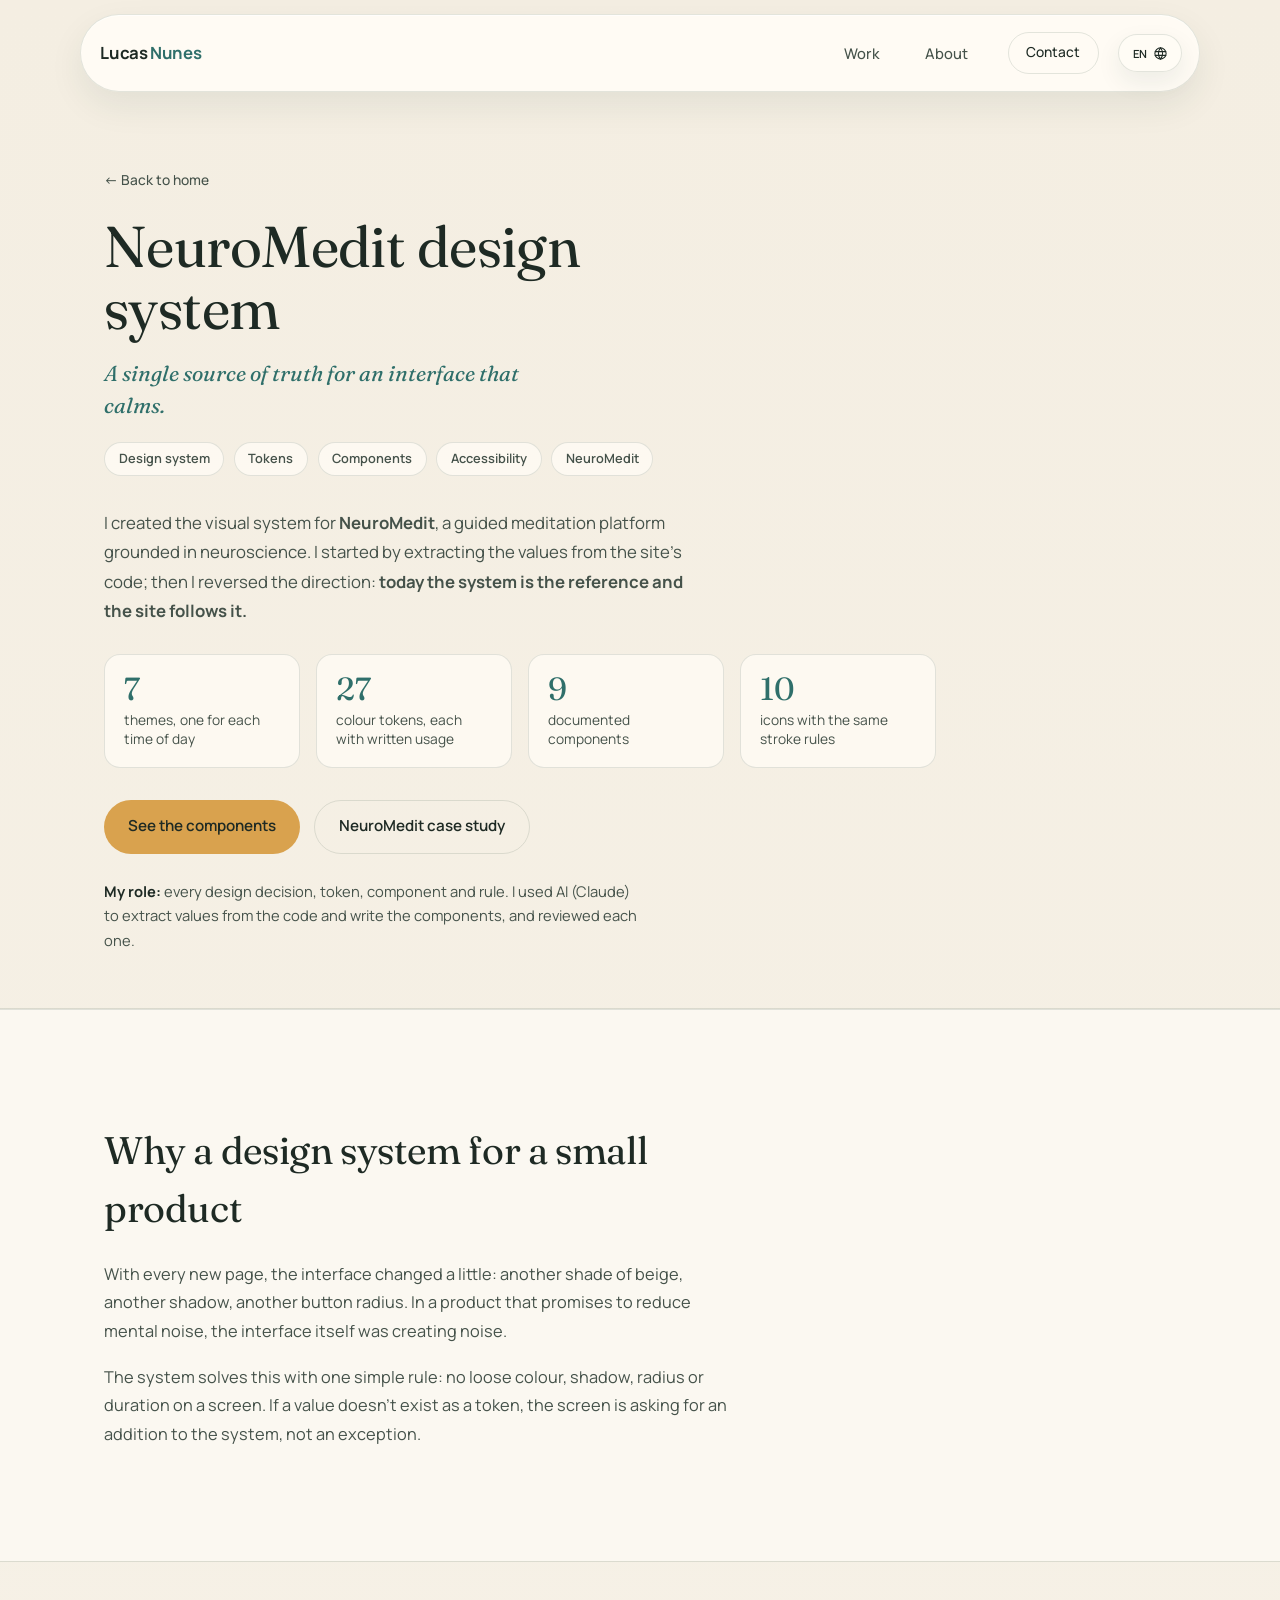
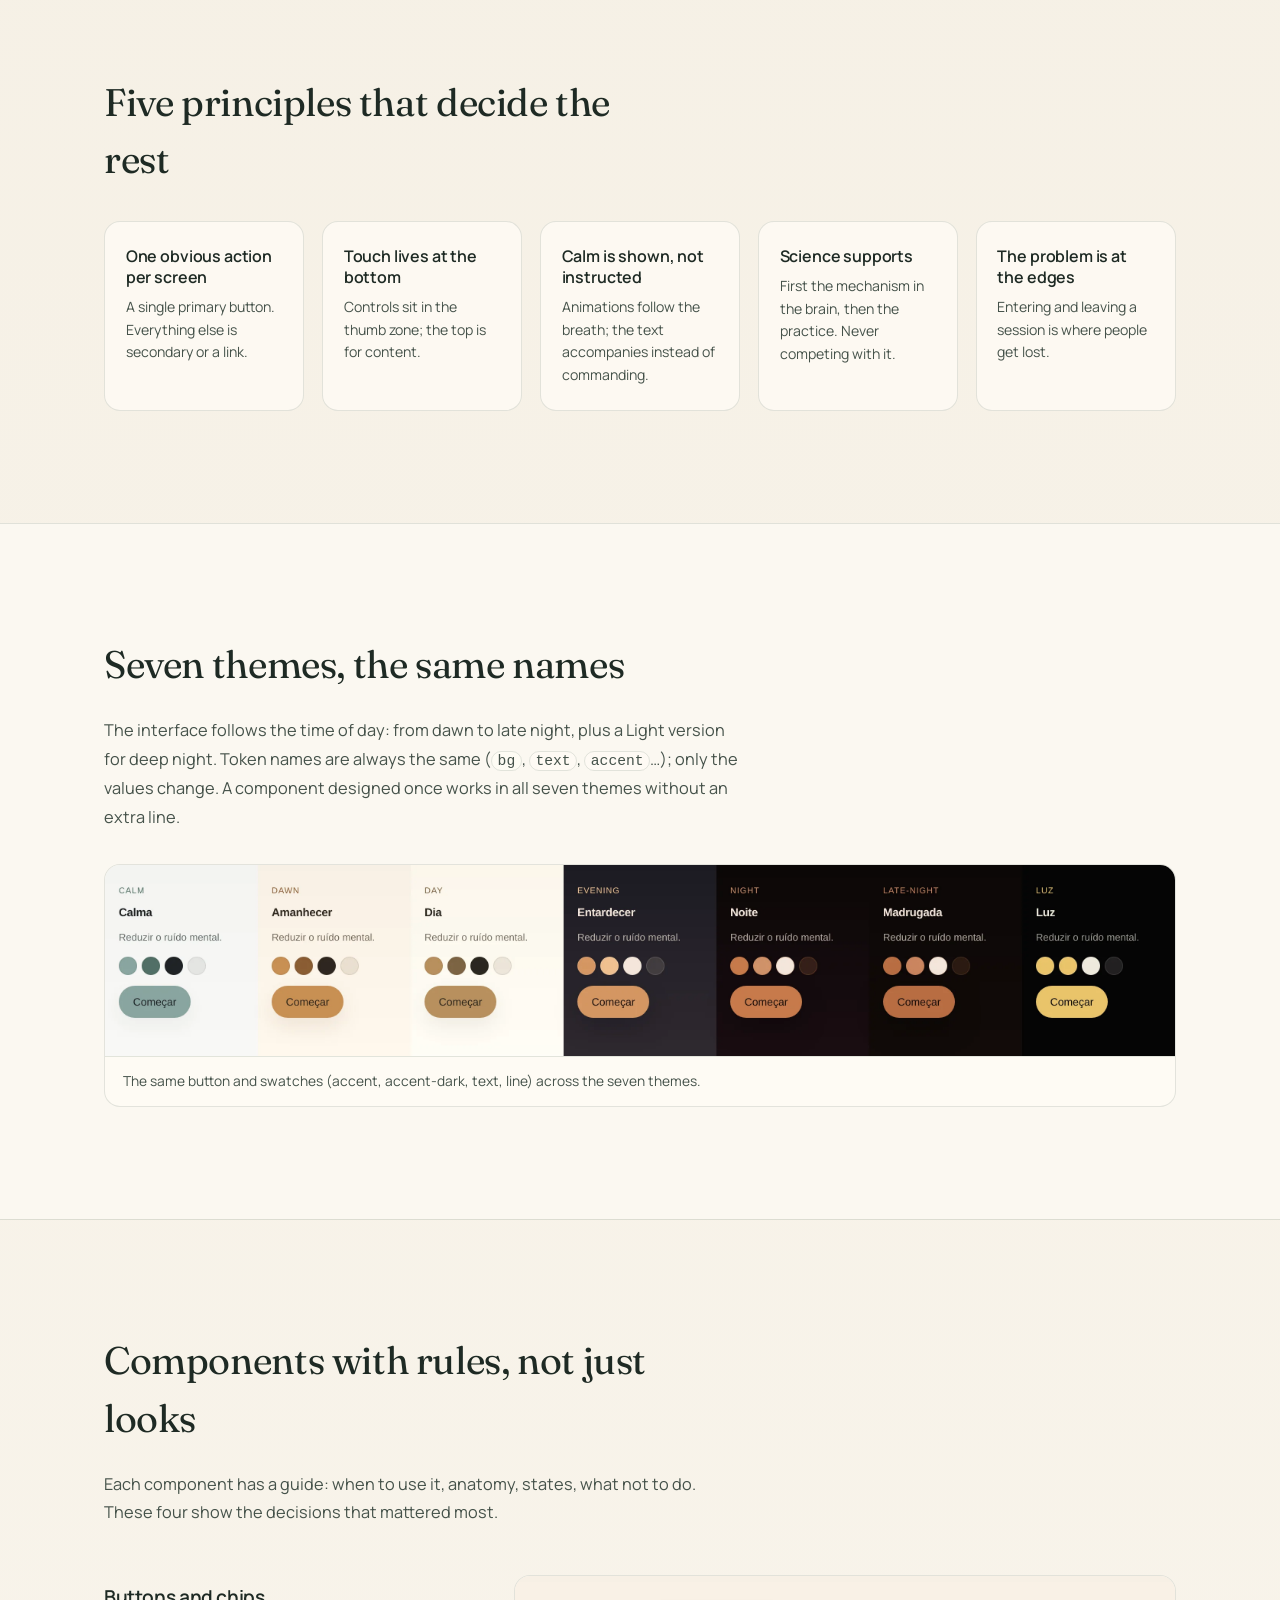
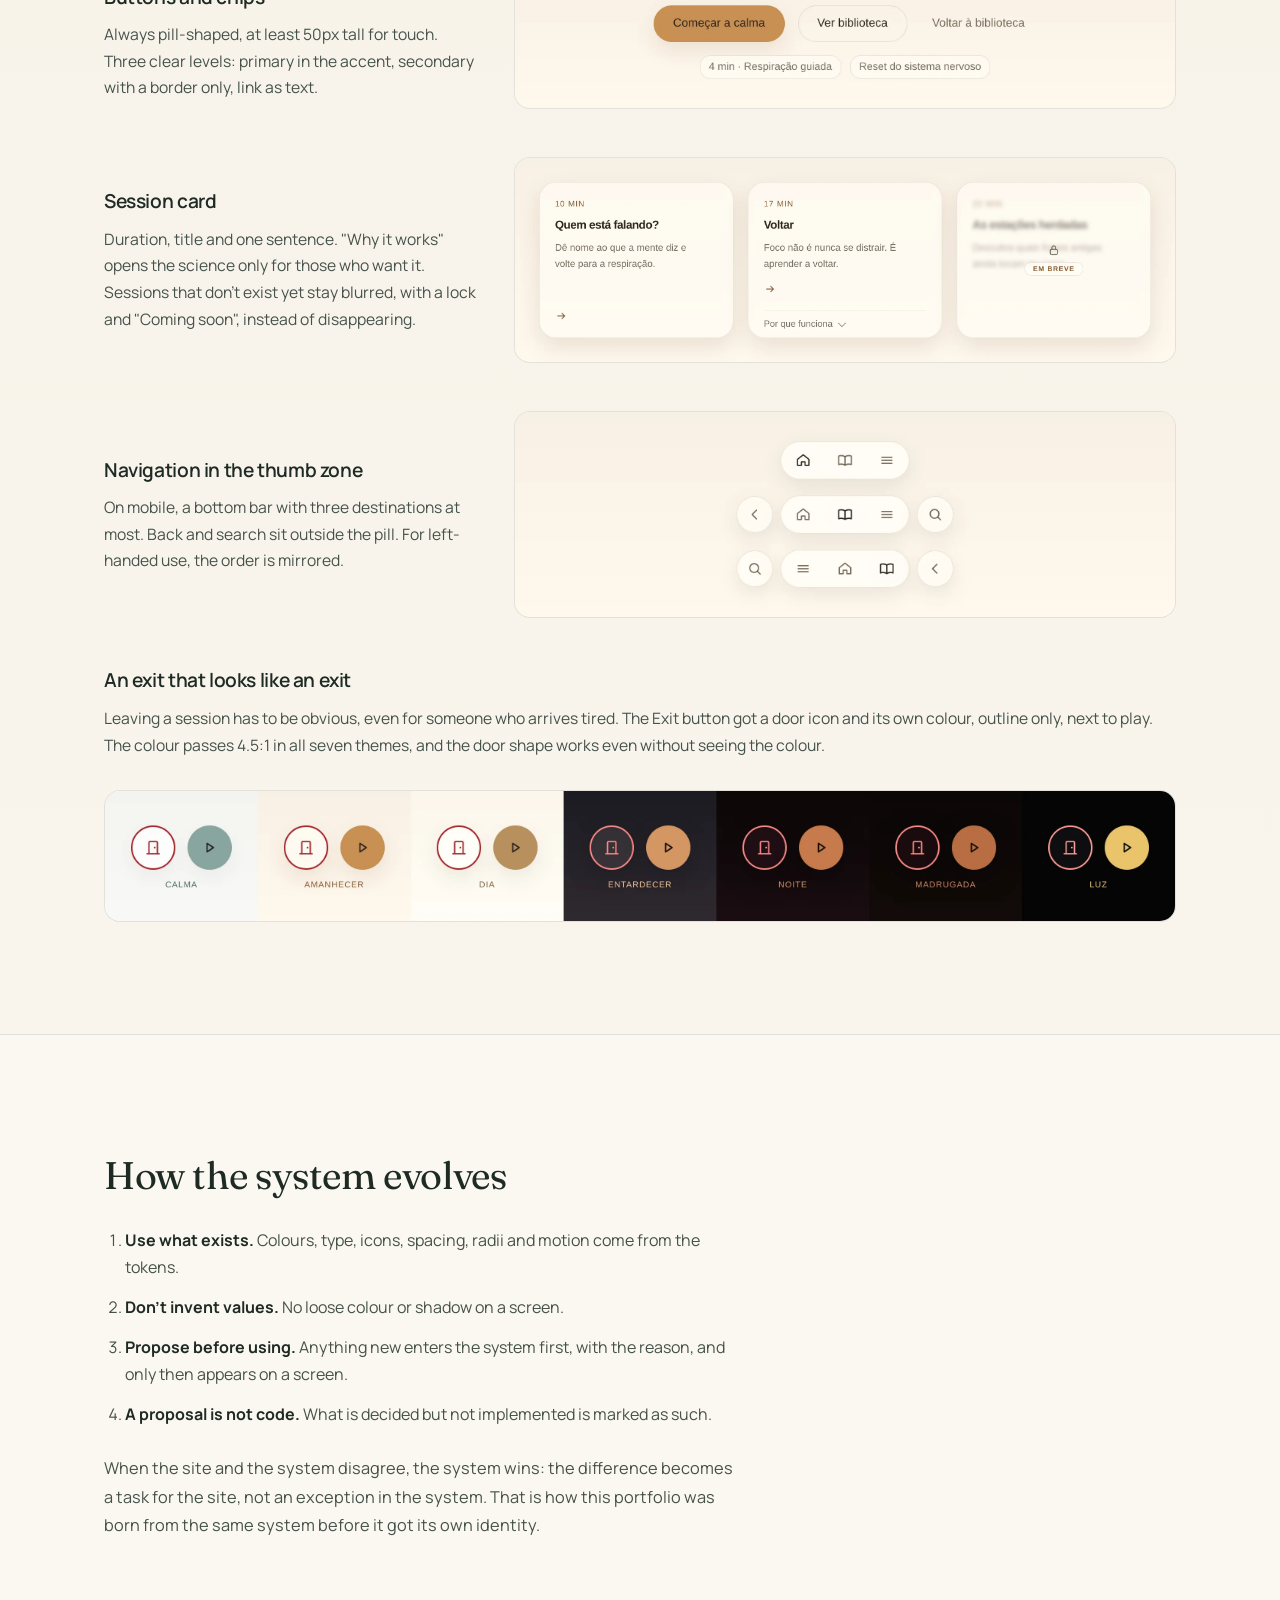
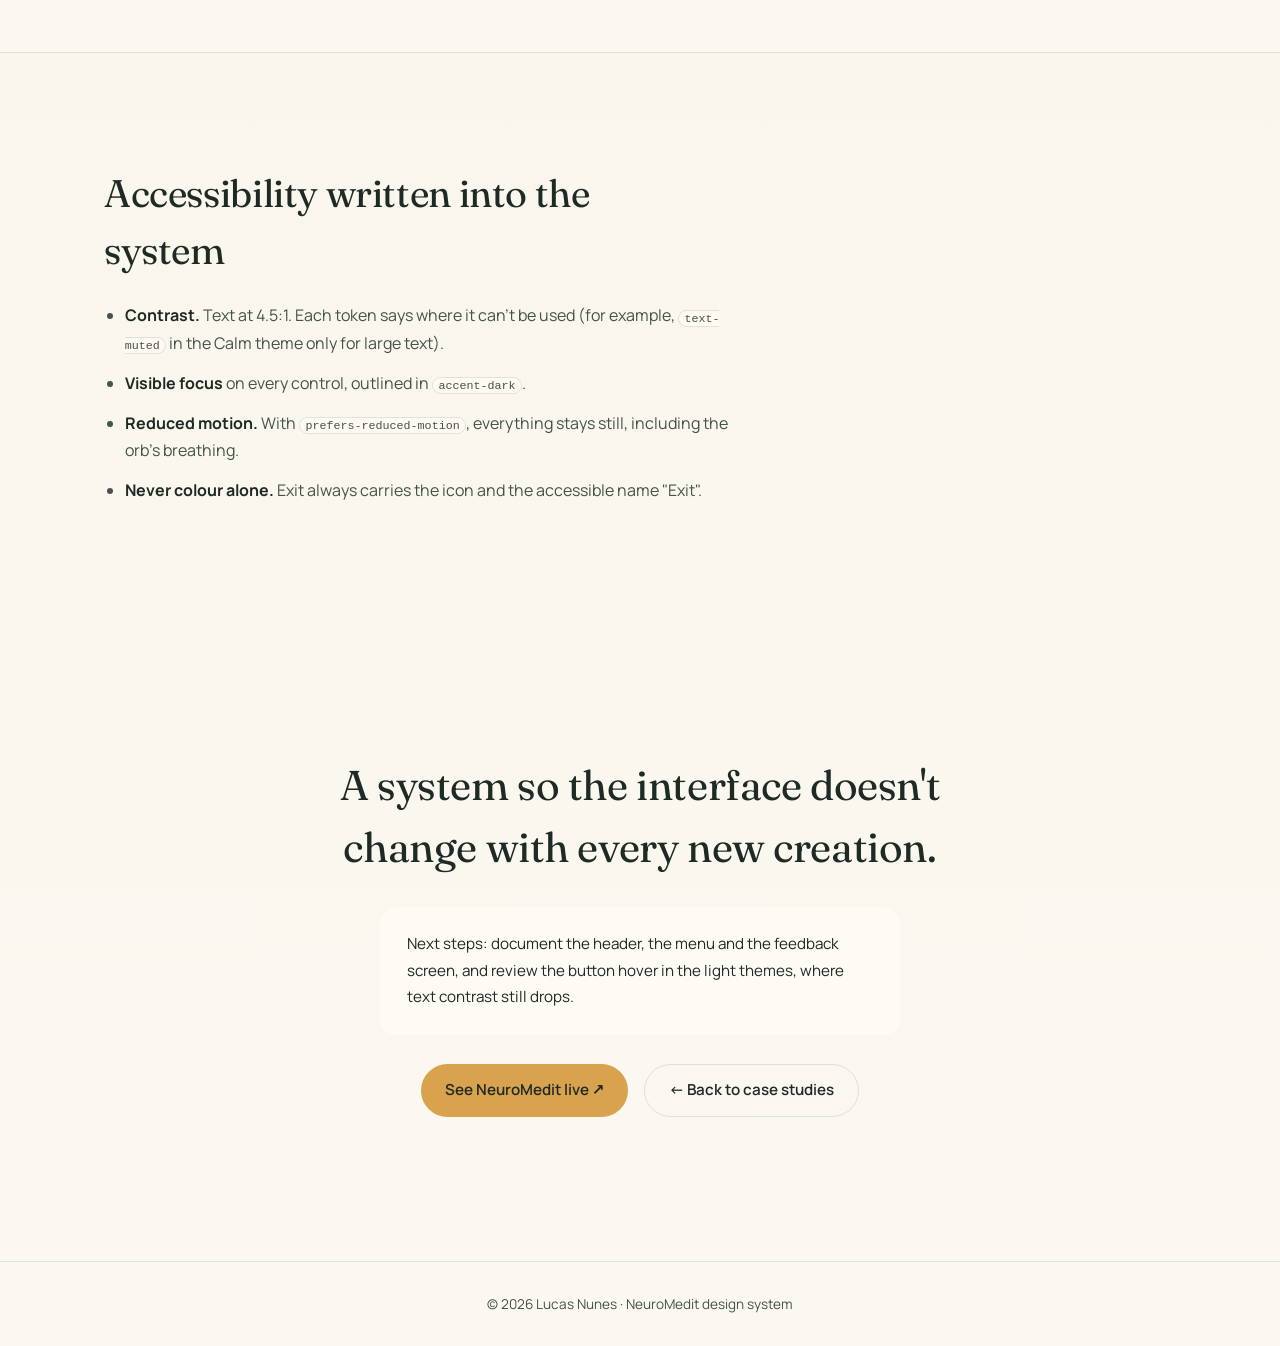
<file: design-system-neuromedit.html>
<!DOCTYPE html>
<html lang="pt-BR">
<head>
<meta charset="UTF-8">
<meta name="viewport" content="width=device-width, initial-scale=1.0">
<title data-i18n="ds_title">Design system do NeuroMedit · Lucas Nunes</title>
<meta name="description" content="O design system do NeuroMedit: 7 temas, tokens, 9 componentes, regras de acessibilidade e de evolução. Por Lucas Nunes, designer de UX/UI.">
<meta property="og:type" content="article">
<meta property="og:title" content="Design system do NeuroMedit · Lucas Nunes">
<meta property="og:description" content="Uma fonte única de verdade para uma interface que acalma.">
<meta name="twitter:card" content="summary">
<link rel="icon" href="favicon.svg" type="image/svg+xml">
<link rel="stylesheet" href="lucasnunes-ds.css?v=2026110516">
<style>
/* ============================================================
   RESET
   ============================================================ */
*{ margin:0; padding:0; box-sizing:border-box; }
html{ scroll-behavior:smooth; }
body{ overflow-x:hidden; }
img{ max-width:100%; display:block; }
a{ color:inherit; text-decoration:none; }
button{ font:inherit; background:none; border:none; cursor:pointer; }
a:focus-visible, button:focus-visible{ outline:2px solid var(--accent); outline-offset:3px; }

.skip-link{
  position:absolute; left:1rem; top:-4rem; z-index:999;
  background:var(--accent); color:var(--button-text); font-weight:600; font-size:.92rem;
  padding:.85rem 1.3rem; border-radius:var(--radius-sm);
}
.skip-link:focus{ top:1rem; }

@media (prefers-contrast:more){
  .header-inner{ background:var(--bg); backdrop-filter:none; -webkit-backdrop-filter:none; }
}

/* ============================================================
   TOKENS — mesma identidade do portfólio
   ============================================================ */

body{ font-family:var(--font-sans); background:linear-gradient(to bottom, var(--bg) 0%, var(--bg-soft) 100%); color:var(--text); line-height:1.5; font-weight:400; }
::selection{ background:var(--surface); }

.container{ max-width:var(--container); margin:0 auto; padding:0 var(--gutter); }
.container.narrow{ max-width:760px; }
section{ padding:clamp(3.5rem,9vw,7rem) 0; }

h1,h2,h3{ letter-spacing:-0.01em; color:var(--text); font-weight:400; }
h3{ font-family:var(--font-sans); font-weight:600; letter-spacing:-0.02em; }
em{ font-family:var(--font-serif); font-style:italic; font-weight:400; color:var(--accent-dark); }
p{ color:var(--text-soft); }

.eyebrow{
  display:inline-flex; align-items:center; gap:.5rem;
  font-size:.78rem; text-transform:uppercase; letter-spacing:.12em;
  color:var(--text-soft); font-weight:600; margin-bottom:1.1rem;
}
.eyebrow::before{ content:""; width:14px; height:1px; background:var(--accent); flex:none; }

.button{
  display:inline-flex; align-items:center; gap:.5rem;
  font-size:.95rem; font-weight:600; padding:.9rem 1.5rem; min-height:48px;
  border-radius:999px;
}
.button.primary{ background:var(--accent); color:var(--button-text); }
.button.primary:hover{ box-shadow:var(--shadow-card); }
.button.ghost{ border:1px solid var(--line); color:var(--text); }
.button.ghost:hover{ border-color:var(--text); background:var(--surface); }
.link-arrow{ font-weight:600; font-size:.94rem; color:var(--accent-dark); border-bottom:1px solid transparent; }
.link-arrow:hover{ border-color:var(--accent); }

/* ============================================================
   HEADER — idêntico ao portfólio
   ============================================================ */
.site-header{ position:sticky; top:0; z-index:60; background:transparent; padding:.86rem 0 .68rem; }
.site-header.scrolled{ padding:.52rem 0 .38rem; }
.header-inner{
  min-height:78px; display:flex; align-items:center; justify-content:space-between; gap:1rem;
  border-radius:999px; border:1px solid var(--line);
  padding:.55rem 1.05rem .55rem 1.2rem;
  background:var(--surface-strong);
  box-shadow:var(--shadow-card), var(--glass-highlight);
 
}
.site-header.scrolled .header-inner{ background:var(--surface-strong); }
.wordmark{ font-size:1.05rem; font-weight:700; letter-spacing:-0.02em; white-space:nowrap; }
.wordmark .accent{ color:var(--accent-dark); }
.main-nav{ display:flex; align-items:center; gap:2.2rem; }
.main-nav a{ font-size:.92rem; color:var(--text-soft); font-weight:500; }
.main-nav a:hover{ color:var(--text); }
.main-nav .button{ padding:.6rem 1.1rem; font-size:.86rem; min-height:auto; }
.main-nav a:not(.button){ padding:.6rem .3rem; display:inline-flex; align-items:center; min-height:44px; }
@media (max-width:760px){ .main-nav a:not(.button){ display:none; } }

/* ============================================================
   SELETOR DE IDIOMA — mesmo componente do portfólio
   ============================================================ */
.header-language-slot{
  display:inline-flex; flex-shrink:0; align-items:center; margin-left:-1rem;
  position:relative; width:64px; height:38px;
}
/* Dentro do header, o pill sai do fluxo — expande por cima sem esticar o header */
.header-language-slot .language-wrapper{
  position:absolute; top:0; right:0;
}
.language-wrapper{
  position:relative; display:inline-flex; flex-direction:column;
  width:64px; max-height:38px; border-radius:999px;
  background:color-mix(in srgb, var(--surface) 78%, transparent);
  border:1px solid var(--line);
  box-shadow:var(--shadow-soft);
  overflow:hidden;
 
  z-index:80;
}
.language-trigger{
  appearance:none; position:relative; z-index:2; flex:0 0 38px; width:100%; height:38px;
  border:0; border-radius:0; display:inline-flex; align-items:center; justify-content:center;
  gap:.28rem; color:var(--text); background:transparent; cursor:pointer;
}
.language-trigger svg{ width:15px; height:15px; }
.language-current{ font-size:.7rem; letter-spacing:.08em; line-height:1; font-weight:600; }
.language-trigger:focus-visible{ outline:none; }
.language-options{
  width:100%; padding:0 .32rem .5rem; display:grid; align-items:center; gap:.22rem; box-sizing:border-box;
  opacity:0; transform:translateY(-10px);
 
}
.language-wrapper.is-open{
  max-height:260px;
  background:var(--surface);
  border-color:var(--text-soft);
  box-shadow:var(--shadow-card);
}
.language-wrapper.is-open .language-options{ opacity:1; transform:translateY(0); }
@media (hover:hover) and (pointer:fine){
  .language-wrapper:hover{ max-height:260px; background:var(--surface); border-color:var(--text-soft); box-shadow:var(--shadow-card); }
  .language-wrapper:hover .language-options{ opacity:1; transform:translateY(0); }
}
.language-options button{
  appearance:none; min-width:46px; height:44px; border:0; border-radius:999px;
  color:var(--text-soft); background:transparent; font:inherit; font-size:.72rem; letter-spacing:.08em;
  cursor:pointer;
}
.language-options button:hover, .language-options button:focus-visible{
  color:var(--text); background:var(--bg-soft);
}
.language-options button:focus-visible{ outline:2px solid var(--accent-dark); outline-offset:-2px; }
.language-options button.is-active{ color:var(--button-text); background-color:var(--accent); outline:none; }
.language-options button:active{ transform:scale(.96); }
@media (prefers-reduced-motion:reduce){
  .language-wrapper, .language-trigger, .language-options, .language-options button{ }
}
@media (max-width:480px){
  .header-language-slot{ width:58px; height:34px; }
  .language-wrapper{ width:58px; max-height:34px; }
  .language-trigger{ flex:0 0 34px; height:34px; }
  .language-wrapper.is-open{ max-height:240px; }
}

/* ============================================================
   HERO DO ESTUDO
   ============================================================ */
.cs-hero{ padding-top:clamp(2.5rem,7vw,4rem); padding-bottom:clamp(2.5rem,5vw,3.5rem); border-bottom:1px solid var(--line); }
.cs-back{ display:inline-flex; align-items:center; gap:.4rem; font-size:.86rem; color:var(--text-soft); font-weight:500; margin-bottom:1.6rem; }
.cs-back:hover{ color:var(--accent-dark); }
.cs-hero h1{ font-size:clamp(2.2rem,5.5vw,3.6rem); line-height:1.08; max-width:16ch; margin-bottom:1.1rem; }
.cs-hero .subtitle{ font-family:var(--font-serif); font-style:italic; color:var(--accent-dark); font-size:clamp(1.1rem,2.2vw,1.35rem); margin-bottom:1.2rem; max-width:32ch; }
.cs-hero-body{ max-width:60ch; font-size:1.05rem; line-height:1.75; margin-bottom:1.8rem; }
.cs-tags{ display:flex; gap:.6rem; flex-wrap:wrap; margin-bottom:2rem; }
.cs-tags span{
  font-size:.8rem; font-weight:600; color:var(--text-soft);
  padding:.4rem .85rem; border:1px solid var(--line); border-radius:999px; background:var(--surface);
}
.cs-hero-actions{ display:flex; gap:.9rem; flex-wrap:wrap; }

/* ============================================================
   BLOCOS DE TEXTO — pesquisa, síntese, mudanças, aprendizados
   ============================================================ */
.cs-section{ border-top:1px solid var(--line); }
.cs-section:nth-child(even){ background:var(--bg-soft); }
.cs-section h2{ font-size:clamp(1.6rem,3.6vw,2.4rem); max-width:22ch; margin-bottom:1.4rem; }
.cs-section > .container > p, .cs-body p{ max-width:64ch; font-size:1.02rem; line-height:1.75; margin-bottom:1.1rem; }
.cs-body p:last-child{ margin-bottom:0; }

blockquote.cs-quote{
  border-left:3px solid var(--accent); padding:.3rem 0 .3rem 1.5rem; margin:1.8rem 0;
  font-family:var(--font-serif); font-style:italic; font-size:clamp(1.15rem,2.4vw,1.4rem); color:var(--text); max-width:52ch;
}

/* estados do usuário */
.cs-states-grid{ display:grid; grid-template-columns:repeat(4,1fr); gap:1.3rem; margin-top:2rem; }
.cs-state-card{ background:var(--surface); border:1px solid var(--line); border-radius:var(--radius-sm); padding:1.5rem; }
.cs-state-card .idx{ font-size:.78rem; color:var(--text-soft); font-weight:600; margin-bottom:.6rem; }
.cs-state-card h3{ font-size:1.05rem; margin-bottom:.9rem; }
.cs-state-card .row{ margin-bottom:.7rem; }
.cs-state-card .row:last-child{ margin-bottom:0; }
.cs-state-card .row h4{ font-size:.72rem; text-transform:uppercase; letter-spacing:.07em; color:var(--text-soft); font-weight:600; margin-bottom:.2rem; }
.cs-state-card .row p{ font-size:.9rem; line-height:1.55; margin-bottom:0; }
@media (max-width:900px){ .cs-states-grid{ grid-template-columns:1fr 1fr; } }
@media (max-width:560px){ .cs-states-grid{ grid-template-columns:1fr; } }

/* benchmark */
.cs-benchmark-grid{ display:grid; grid-template-columns:.9fr 1.1fr; gap:2.5rem; align-items:start; margin-top:2rem; }
.cs-bench-card{ background:var(--surface); border:1px solid var(--line); border-radius:var(--radius-sm); padding:1.5rem; margin-bottom:1.2rem; }
.cs-bench-card:last-child{ margin-bottom:0; }
.cs-bench-card h4{ font-size:1rem; margin-bottom:.5rem; }
.cs-bench-card p{ font-size:.92rem; line-height:1.6; margin-bottom:0; }
.cs-bench-card.insight{ background:var(--surface); border-color:transparent; }
.cs-bench-card.insight h4{ color:var(--accent-dark); }

.cs-carousel{ position:relative; border-radius:var(--radius-sm); overflow:hidden; border:1px solid var(--line); background:var(--surface); user-select:none; }
.cs-carousel-track{ display:flex; touch-action:pan-y; cursor:grab; }
.cs-carousel-track.dragging{ cursor:grabbing; }
.cs-carousel-slide{ flex:0 0 100%; }
.cs-carousel-slide img{ width:100%; aspect-ratio:4/3; object-fit:cover; display:block; pointer-events:none; }
.cs-carousel-cap{ padding:.9rem 1.1rem; font-size:.86rem; color:var(--text-soft); border-top:1px solid var(--line); }
.cs-carousel-nav{
  position:absolute; top:50%; transform:translateY(-50%); z-index:2;
  width:38px; height:38px; border-radius:50%; background:var(--surface-strong);
  border:1px solid var(--line); display:flex; align-items:center; justify-content:center;
  font-size:1rem; color:var(--text);
}
.cs-carousel-nav:hover{ background:var(--surface); }
.cs-carousel-nav.prev{ left:.8rem; }
.cs-carousel-nav.next{ right:.8rem; }
.cs-carousel-dots{ display:flex; gap:.5rem; justify-content:center; padding:.9rem 0; }
.cs-carousel-dots button{ width:8px; height:8px; border-radius:50%; background:var(--line); }
.cs-carousel-dots button[aria-current="true"]{ background:var(--accent); transform:scale(1.2); }
@media (max-width:900px){ .cs-benchmark-grid{ grid-template-columns:1fr; } }

/* princípios */
.cs-principles-grid{
  display:grid; grid-template-columns:repeat(auto-fit, minmax(180px, 1fr));
  gap:1.1rem; margin-top:2rem;
}
.cs-principle-card{
  display:flex; flex-direction:column; align-items:flex-start;
  background:var(--surface); border:1px solid var(--line); border-radius:var(--radius-sm);
  padding:1.5rem 1.3rem;
}
.cs-principle-card .icon{
  width:30px; height:30px; color:var(--accent-dark); margin-bottom:1rem; flex:none;
}
.cs-principle-card .icon svg{ width:100%; height:100%; }
.cs-principle-card h4{
  font-size:1rem; font-weight:600; letter-spacing:-0.01em; line-height:1.3;
  color:var(--text); margin-bottom:.55rem; flex:none;
}
.cs-principle-card p{ font-size:.88rem; line-height:1.6; margin-bottom:0; }
@media (max-width:560px){
  .cs-principles-grid{ grid-template-columns:1fr 1fr; gap:.9rem; }
  .cs-principle-card{ padding:1.25rem 1.1rem; }
}
@media (max-width:380px){ .cs-principles-grid{ grid-template-columns:1fr; } }

/* wireframes / exploração */
.cs-wireframe-grid{ display:grid; grid-template-columns:repeat(3,1fr); gap:1.4rem; margin-top:2rem; }
.cs-wireframe-card{ background:var(--surface); border:1px solid var(--line); border-radius:var(--radius-sm); overflow:hidden; }
.cs-wireframe-card img{ width:100%; aspect-ratio:3/4; object-fit:cover; }
.cs-wireframe-card .meta{ padding:1.1rem 1.2rem; }
.cs-wireframe-card h4{ font-size:.94rem; margin-bottom:.4rem; }
.cs-wireframe-card p{ font-size:.85rem; line-height:1.55; margin-bottom:0; }
.cs-decision-card{ margin-top:1.4rem; background:var(--surface); border:1px solid var(--line); border-radius:var(--radius-sm); padding:1.6rem 1.8rem; }
.cs-decision-card h4{ font-size:.8rem; text-transform:uppercase; letter-spacing:.08em; color:var(--text-soft); font-weight:600; margin-bottom:.8rem; }
@media (max-width:820px){ .cs-wireframe-grid{ grid-template-columns:1fr; } }

/* fluxo do usuário — reaproveita padrão flow-step do portfólio */
.flow-strip{ display:flex; flex-wrap:wrap; align-items:center; gap:.5rem; margin:2rem 0 0; }
.flow-step{
  font-size:.82rem; font-weight:600; color:var(--text); background:var(--surface);
  border:1px solid var(--line); border-radius:999px; padding:.45rem .9rem; white-space:nowrap;
}
.flow-step.is-heavy{ background:var(--accent); color:var(--button-text); border-color:var(--text); }
.flow-step.is-calm{ background:var(--accent); color:var(--button-text); border-color:var(--accent); }
.flow-sep{ color:var(--text-soft); font-size:.85rem; }
.cs-flow-detail{ display:grid; grid-template-columns:repeat(auto-fit,minmax(200px,1fr)); gap:1.1rem; margin-top:1.6rem; }
.cs-flow-detail .step{ background:var(--surface); border:1px solid var(--line); border-radius:var(--radius-sm); padding:1.1rem 1.2rem; }
.cs-flow-detail .step .n{ font-size:.75rem; color:var(--accent-dark); font-weight:700; margin-bottom:.4rem; }
.cs-flow-detail .step h5{ font-size:.92rem; font-weight:600; margin-bottom:.3rem; color:var(--text); }
.cs-flow-detail .step p{ font-size:.84rem; line-height:1.5; margin-bottom:0; }

/* processamento estético / sistema */
.cs-aesthetic-grid{ display:grid; grid-template-columns:1fr 1fr; gap:1.6rem; margin-top:2rem; align-items:start; }
.cs-concept-card{ background:var(--accent); color:var(--button-text); border-radius:var(--radius-sm); padding:2rem; display:flex; flex-direction:column; justify-content:center; min-height:260px; }
.cs-concept-card .k{ font-size:.78rem; text-transform:uppercase; letter-spacing:.12em; color:var(--button-text); font-weight:600; margin-bottom:.9rem; }
.cs-concept-card h3{ font-family:var(--font-serif); font-style:italic; color:var(--button-text); font-size:clamp(1.5rem,3vw,2rem); font-weight:400; }
.cs-process-card{ background:var(--surface); border:1px solid var(--line); border-radius:var(--radius-sm); overflow:hidden; }
.cs-process-card video{ width:100%; display:block; }
.cs-process-card .meta{ padding:1.3rem 1.4rem; }
.cs-process-card h4{ font-size:.95rem; margin-bottom:.5rem; }
.cs-process-card p{ font-size:.88rem; line-height:1.6; margin-bottom:0; }
@media (max-width:820px){ .cs-aesthetic-grid{ grid-template-columns:1fr; } }

.cs-equation{
  margin-top:2rem; display:flex; align-items:center; justify-content:center; flex-wrap:wrap; gap:1rem;
  padding:2rem 1.5rem; background:var(--surface); border:1px solid var(--line); border-radius:var(--radius-sm); text-align:center;
}
.cs-equation .term{ font-size:.92rem; font-weight:600; color:var(--text); padding:.7rem 1.1rem; border:1px solid var(--line); border-radius:var(--radius-sm); background:var(--bg); }
.cs-equation .op{ font-size:1.2rem; color:var(--text-soft); }
.cs-equation .result{ font-size:.92rem; font-weight:700; color:var(--button-text); background:var(--accent); padding:.7rem 1.2rem; border-radius:var(--radius-sm); }

.cs-rules-grid{ display:grid; grid-template-columns:repeat(3,1fr); gap:1.2rem; margin-top:1.6rem; }
.cs-rule-card{ padding:1.2rem 1.3rem; background:var(--bg-soft); border-radius:var(--radius-sm); }
.cs-rule-card h5{ font-size:.9rem; margin-bottom:.35rem; color:var(--text); }
.cs-rule-card p{ font-size:.84rem; line-height:1.5; margin-bottom:0; }
@media (max-width:820px){ .cs-rules-grid{ grid-template-columns:1fr 1fr; } }
@media (max-width:520px){ .cs-rules-grid{ grid-template-columns:1fr; } }

.cs-logo-block{
  margin-top:2rem; display:flex; flex-direction:column; align-items:center; text-align:center; gap:1rem;
  padding:3rem 1.5rem; background:var(--surface); border:1px solid var(--line); border-radius:var(--radius-sm);
}
.cs-logo-block img{ width:64px; height:64px; }
.cs-logo-block .word{ font-size:1.3rem; font-weight:700; letter-spacing:-0.02em; }
.cs-logo-block .word .accent{ color:var(--accent-dark); }
.cs-logo-block p{ max-width:44ch; font-size:.92rem; margin-bottom:0; }

/* aprendizados */
.learnings{ list-style:none; margin-top:1.6rem; display:grid; gap:.7rem; max-width:64ch; }
.learnings li{ font-size:.98rem; line-height:1.6; padding-left:1.4rem; position:relative; color:var(--text-soft); }
.learnings li::before{ content:"—"; position:absolute; left:0; color:var(--accent-dark); }

/* encerramento */
.cs-final{ text-align:center; }
.cs-final .container.narrow{ margin:0 auto; }
.cs-final h2{ font-size:clamp(1.7rem,4vw,2.6rem); margin-bottom:1.3rem; }
.cs-final p{ font-size:1.02rem; line-height:1.75; margin-bottom:1.1rem; }
.cs-opportunity{
  margin:1.8rem auto; max-width:52ch; text-align:left; padding:1.5rem 1.7rem;
  background:var(--surface); border-radius:var(--radius-sm);
}
.cs-opportunity p{ font-size:.95rem; color:var(--text); margin-bottom:0; }
.cs-final-actions{ display:flex; gap:1rem; justify-content:center; flex-wrap:wrap; margin:1.6rem 0 2rem; }
.cs-sign{ font-family:var(--font-serif); font-style:italic; color:var(--accent-dark); font-size:1.15rem; }

footer{ border-top:1px solid var(--line); padding:2rem 0; text-align:center; }
footer p{ font-size:.85rem; color:var(--text-soft); }

/* reveal */

@media (max-width:480px){
  .container{ padding:0 1.15rem; }
  .cs-hero-actions .button, .cs-final-actions .button{ width:100%; justify-content:center; }
  .cs-hero-actions, .cs-final-actions{ flex-direction:column; }
  .header-inner{ min-height:56px; padding:.4rem .4rem .4rem 1rem; }
  .wordmark{ font-size:.98rem; }
}
@media (prefers-reduced-motion:reduce){
  .reveal{ opacity:1; transform:none; }
  html{ scroll-behavior:auto; }
  .cs-carousel-track{ }
}

/* design system do NeuroMedit */
.ds-facts{ list-style:none; display:grid; grid-template-columns:repeat(4,1fr); gap:1rem; margin:0 0 2rem; max-width:52rem; }
.ds-facts li{ background:var(--surface); border:1px solid var(--line); border-radius:var(--radius-sm); padding:1.1rem 1.2rem; display:flex; flex-direction:column; gap:.3rem; }
.ds-facts b{ font-family:var(--font-serif); font-weight:400; font-size:2rem; line-height:1; color:var(--accent-dark); }
.ds-facts span{ font-size:.86rem; line-height:1.45; color:var(--text-soft); }
@media (max-width:700px){ .ds-facts{ grid-template-columns:1fr 1fr; } }
.ds-role{ margin-top:1.6rem; max-width:60ch; font-size:.92rem; line-height:1.65; }
.ds-role b{ color:var(--text); }
.ds-figure{ margin:2rem 0 0; border:1px solid var(--line); border-radius:var(--radius-sm); overflow:hidden; background:var(--surface); }
.ds-figure img{ width:100%; height:auto; }
.ds-scroll{ overflow-x:auto; }
.ds-figure.wide .ds-scroll img{ min-width:760px; }
.ds-figure figcaption{ padding:.9rem 1.1rem; font-size:.86rem; color:var(--text-soft); border-top:1px solid var(--line); }
.ds-comp{ display:grid; grid-template-columns:minmax(0,.8fr) minmax(0,1.4fr); gap:2rem; align-items:center; margin-top:3rem; }
.ds-comp .ds-figure{ margin:0; }
.ds-comp:has(.wide){ grid-template-columns:1fr; }
.ds-comp-text h3{ font-size:1.2rem; margin-bottom:.6rem; }
.ds-comp-text p{ font-size:.98rem; line-height:1.7; }
@media (max-width:860px){ .ds-comp{ grid-template-columns:1fr; gap:1.2rem; } }
.ds-rules{ max-width:64ch; padding-left:1.3rem; margin:0 0 1.6rem; display:flex; flex-direction:column; gap:.8rem; }
.ds-rules li{ color:var(--text-soft); line-height:1.7; }
.ds-rules b{ color:var(--text); }
code{ font-size:.9em; background:var(--surface); border:1px solid var(--line); border-radius:var(--radius-chip); padding:.05rem .35rem; }
</style>
</head>
<body>
<a class="skip-link" href="#main" data-i18n="common_skip">Pular para o conteúdo</a>
<header class="site-header" id="siteHeader">
  <div class="container header-inner">
    <a class="wordmark" href="index.html">Lucas&nbsp;<span class="accent">Nunes</span></a>
    <nav class="main-nav" aria-label="Main navigation">
      <a href="index.html#casos" data-i18n="common_nav_casos">Casos</a>
      <a href="index.html#sobre" data-i18n="common_nav_sobre">Sobre</a>
      <a class="button ghost" href="index.html#contato" data-i18n="common_nav_contato">Contato</a>
      <div class="header-language-slot" data-language-host></div>
    </nav>
  </div>
</header>

<main id="main">

  <section class="cs-hero">
    <div class="container">
      <a class="cs-back reveal" href="index.html#casos" data-i18n="ds_back">← Voltar ao início</a>
      <h1 class="reveal" data-i18n="ds_h1">Design system do NeuroMedit</h1>
      <p class="subtitle reveal" data-i18n="ds_sub">Uma fonte única de verdade para uma interface que acalma.</p>
      <div class="cs-tags reveal">
        <span data-i18n="ds_tag1">Design system</span>
        <span data-i18n="ds_tag2">Tokens</span>
        <span data-i18n="ds_tag3">Componentes</span>
        <span data-i18n="ds_tag4">Acessibilidade</span>
        <span>NeuroMedit</span>
      </div>
      <div class="cs-hero-body reveal">
        <p data-i18n="ds_body" data-i18n-html>Criei o sistema visual do <strong>NeuroMedit</strong>, uma plataforma de meditação guiada com base em neurociência. Comecei por extrair os valores do código do site; depois inverti a direção: <strong>hoje o sistema é a referência e o site segue-o.</strong></p>
      </div>
      <ul class="ds-facts reveal">
        <li><b>7</b><span data-i18n="ds_f1">temas, um para cada hora do dia</span></li>
        <li><b>27</b><span data-i18n="ds_f2">tokens de cor, com uso escrito</span></li>
        <li><b>9</b><span data-i18n="ds_f3">componentes documentados</span></li>
        <li><b>10</b><span data-i18n="ds_f4">ícones com as mesmas regras de traço</span></li>
      </ul>
      <div class="cs-hero-actions reveal">
        <a class="button primary" href="#componentes" data-i18n="ds_cta1">Ver os componentes</a>
        <a class="button ghost" href="case-study-neuromedit.html" data-i18n="ds_cta2">Estudo de caso do NeuroMedit</a>
      </div>
      <p class="ds-role reveal" data-i18n="ds_role" data-i18n-html><b>Meu papel:</b> todas as decisões de design, tokens, componentes e regras. Usei a IA (Claude) para extrair valores do código e escrever os componentes, e revi cada um.</p>
    </div>
  </section>

  <section id="problema" class="cs-section">
    <div class="container">
      <h2 class="reveal" data-i18n="ds_p_h2">Por que um design system num produto pequeno</h2>
      <div class="cs-body reveal">
        <p data-i18n="ds_p_p1">A cada página nova, a interface mudava um pouco: outro tom de bege, outra sombra, outro raio de botão. Num produto que promete reduzir o ruído mental, a própria interface estava a criar ruído.</p>
        <p data-i18n="ds_p_p2">O sistema resolve isso com uma regra simples: nenhuma cor, sombra, raio ou duração solta numa tela. Se o valor não existe como token, a tela está a pedir uma adição ao sistema, não uma exceção.</p>
      </div>
    </div>
  </section>

  <section id="principios" class="cs-section">
    <div class="container">
      <h2 class="reveal" data-i18n="ds_pr_h2">Cinco princípios que decidem o resto</h2>
      <div class="cs-principles-grid reveal">
        <div class="cs-principle-card"><h4 data-i18n="ds_pr1_h">Uma ação óbvia por ecrã</h4><p data-i18n="ds_pr1_p">Um só botão principal. Tudo o resto é secundário ou link.</p></div>
        <div class="cs-principle-card"><h4 data-i18n="ds_pr2_h">O toque vive em baixo</h4><p data-i18n="ds_pr2_p">Os controlos ficam na zona do polegar; o topo é para conteúdo.</p></div>
        <div class="cs-principle-card"><h4 data-i18n="ds_pr3_h">A calma é demonstrada</h4><p data-i18n="ds_pr3_p">As animações seguem a respiração; o texto acompanha em vez de mandar.</p></div>
        <div class="cs-principle-card"><h4 data-i18n="ds_pr4_h">A ciência apoia</h4><p data-i18n="ds_pr4_p">Primeiro o mecanismo no cérebro, depois a prática. Nunca a competir com ela.</p></div>
        <div class="cs-principle-card"><h4 data-i18n="ds_pr5_h">O problema está nas pontas</h4><p data-i18n="ds_pr5_p">A entrada e a saída de uma sessão são onde as pessoas se perdem.</p></div>
      </div>
    </div>
  </section>

  <section id="temas" class="cs-section">
    <div class="container">
      <h2 class="reveal" data-i18n="ds_t_h2">Sete temas, os mesmos nomes</h2>
      <div class="cs-body reveal">
        <p data-i18n="ds_t_p1" data-i18n-html>A interface segue a hora do dia: do amanhecer à madrugada, e uma versão Luz para a noite profunda. Os nomes dos tokens são sempre os mesmos (<code>bg</code>, <code>text</code>, <code>accent</code>…); só os valores mudam. Um componente desenhado uma vez funciona nos sete temas sem uma linha a mais.</p>
      </div>
      <figure class="ds-figure wide reveal">
        <div class="ds-scroll"><img src="assets/neuromedit-ds/nm-temas.webp" width="1400" height="250" loading="lazy" alt="Sete colunas, uma por tema do NeuroMedit, de Calma a Luz: cada uma com o fundo, quatro amostras de cor e o botão principal nesse tema." data-i18n="ds_t_alt" data-i18n-attr="alt"></div>
        <figcaption data-i18n="ds_t_cap">O mesmo botão e as mesmas amostras (accent, accent-dark, text, line) nos sete temas.</figcaption>
      </figure>
    </div>
  </section>

  <section id="componentes" class="cs-section">
    <div class="container">
      <h2 class="reveal" data-i18n="ds_c_h2">Componentes com regras, não só com aparência</h2>
      <div class="cs-body reveal">
        <p data-i18n="ds_c_p1">Cada componente tem um guia: quando usar, anatomia, estados, o que não fazer. Estes quatro mostram as decisões que mais pesaram.</p>
      </div>

      <div class="ds-comp reveal">
        <div class="ds-comp-text">
          <h3 data-i18n="ds_c1_h">Botões e chips</h3>
          <p data-i18n="ds_c1_p">Sempre em pílula, com pelo menos 50px de altura para o toque. Três níveis claros: principal no acento, secundário só com borda, link em texto.</p>
        </div>
        <figure class="ds-figure"><img src="assets/neuromedit-ds/nm-botoes.webp" width="900" height="180" loading="lazy" alt="Botão principal 'Começar a calma', botão secundário 'Ver biblioteca', link 'Voltar à biblioteca' e dois chips de sessão." data-i18n="ds_c1_alt" data-i18n-attr="alt"></figure>
      </div>

      <div class="ds-comp reveal">
        <div class="ds-comp-text">
          <h3 data-i18n="ds_c2_h">Cartão de sessão</h3>
          <p data-i18n="ds_c2_p">Duração, título e uma frase. O "Por que funciona" abre a ciência só para quem a quer. As sessões que ainda não existem ficam desfocadas, com cadeado e "Em breve", em vez de desaparecer.</p>
        </div>
        <figure class="ds-figure"><img src="assets/neuromedit-ds/nm-cartoes.webp" width="1100" height="341" loading="lazy" alt="Três cartões de sessão: um disponível, um com a secção 'Por que funciona' e um bloqueado com o selo 'Em breve'." data-i18n="ds_c2_alt" data-i18n-attr="alt"></figure>
      </div>

      <div class="ds-comp reveal">
        <div class="ds-comp-text">
          <h3 data-i18n="ds_c3_h">Navegação na zona do polegar</h3>
          <p data-i18n="ds_c3_p">No telemóvel, uma barra em baixo com três destinos no máximo. Voltar e procurar ficam fora da pílula. Para quem usa a mão esquerda, a ordem espelha-se.</p>
        </div>
        <figure class="ds-figure"><img src="assets/neuromedit-ds/nm-nav.webp" width="900" height="280" loading="lazy" alt="A barra de navegação inferior em três estados: início, biblioteca com voltar e procurar, e a versão para mão esquerda." data-i18n="ds_c3_alt" data-i18n-attr="alt"></figure>
      </div>

      <div class="ds-comp reveal">
        <div class="ds-comp-text">
          <h3 data-i18n="ds_c4_h">Sair com cara de saída</h3>
          <p data-i18n="ds_c4_p">Sair de uma sessão tem de ser óbvio, mesmo para quem chega cansado. O botão Sair ganhou um ícone de porta e uma cor própria, só em contorno, ao lado do play. A cor passa 4,5:1 nos sete temas, e a forma da porta funciona mesmo sem ver a cor.</p>
        </div>
        <figure class="ds-figure wide"><div class="ds-scroll"><img src="assets/neuromedit-ds/nm-sair.webp" width="1400" height="170" loading="lazy" alt="O botão Sair com ícone de porta ao lado do botão play, repetido nos sete temas." data-i18n="ds_c4_alt" data-i18n-attr="alt"></div></figure>
      </div>
    </div>
  </section>

  <section id="governanca" class="cs-section">
    <div class="container">
      <h2 class="reveal" data-i18n="ds_g_h2">Como o sistema evolui</h2>
      <ol class="ds-rules reveal">
        <li data-i18n="ds_g1" data-i18n-html><b>Usar o que existe.</b> Cores, tipografia, ícones, espaçamento, raios e movimento vêm dos tokens.</li>
        <li data-i18n="ds_g2" data-i18n-html><b>Não inventar valores.</b> Nada de cor ou sombra solta numa tela.</li>
        <li data-i18n="ds_g3" data-i18n-html><b>Propor antes de usar.</b> Algo novo entra primeiro no sistema, com o motivo, e só depois aparece numa tela.</li>
        <li data-i18n="ds_g4" data-i18n-html><b>Proposta não é código.</b> O que está decidido mas não implementado fica marcado como tal.</li>
      </ol>
      <div class="cs-body reveal">
        <p data-i18n="ds_g_p">Quando o site e o sistema discordam, o sistema manda: a diferença vira tarefa para o site, não exceção no sistema. Foi assim que este portfólio nasceu do mesmo sistema antes de ganhar a sua própria identidade.</p>
      </div>
    </div>
  </section>

  <section id="acessibilidade" class="cs-section">
    <div class="container">
      <h2 class="reveal" data-i18n="ds_a_h2">Acessibilidade escrita no sistema</h2>
      <ul class="ds-rules reveal">
        <li data-i18n="ds_a1" data-i18n-html><b>Contraste.</b> Texto a 4,5:1. Cada token diz onde não pode ser usado (por exemplo, <code>text-muted</code> no tema Calma só em texto grande).</li>
        <li data-i18n="ds_a2" data-i18n-html><b>Foco visível</b> em todos os controlos, com contorno em <code>accent-dark</code>.</li>
        <li data-i18n="ds_a3" data-i18n-html><b>Movimento reduzido.</b> Com <code>prefers-reduced-motion</code>, tudo fica parado, incluindo a respiração do orbe.</li>
        <li data-i18n="ds_a4" data-i18n-html><b>Nunca só a cor.</b> Sair leva sempre o ícone e o nome acessível "Sair".</li>
      </ul>
    </div>
  </section>

  <section class="cs-final">
    <div class="container narrow">
      <h2 class="reveal" data-i18n="ds_end_h2">Um sistema para a interface não mudar a cada criação nova.</h2>
      <div class="cs-opportunity reveal">
        <p data-i18n="ds_end_p">Próximos passos: documentar o cabeçalho, o menu e o ecrã de feedback, e rever o hover dos botões nos temas claros, onde o contraste do texto ainda baixa.</p>
      </div>
      <div class="cs-final-actions reveal">
        <a class="button primary" href="https://neuromedit.com" target="_blank" rel="noopener" data-i18n="ds_end_cta1">Ver o NeuroMedit no ar ↗</a>
        <a class="button ghost" href="index.html#casos" data-i18n="ds_end_cta2">← Voltar aos casos</a>
      </div>
    </div>
  </section>

</main>


<footer>
  <div class="container">
    <p data-i18n="ds_footer">© 2026 Lucas Nunes · Design system do NeuroMedit</p>
  </div>
</footer>


<script src="i18n-portfolio.js?v=2026110516"></script>
<script>
(function(){
  "use strict";
  var reduceMotion = window.matchMedia("(prefers-reduced-motion: reduce)").matches;

  /* header scrolled state */
  var header = document.getElementById("siteHeader");
  function onScroll(){
    if(window.scrollY > 40) header.classList.add("scrolled");
    else header.classList.remove("scrolled");
  }
  document.addEventListener("scroll", onScroll, { passive:true });
  onScroll();

  /* reveal on scroll */
  var revealEls = document.querySelectorAll(".reveal");
  if(reduceMotion || !("IntersectionObserver" in window)){
    revealEls.forEach(function(el){ el.classList.add("visible"); });
  } else {
    var io = new IntersectionObserver(function(entries){
      entries.forEach(function(entry){
        if(entry.isIntersecting){
          entry.target.classList.add("visible");
          io.unobserve(entry.target);
        }
      });
    }, { threshold:.12, rootMargin:"0px 0px -40px 0px" });
    revealEls.forEach(function(el){ io.observe(el); });
  }

  /* pause background video under reduced motion */
  if(reduceMotion){
    document.querySelectorAll(".brand-process-video").forEach(function(v){
      v.removeAttribute("autoplay");
      v.pause();
    });
  }

  /* benchmark carousel */
  var track = document.getElementById("benchTrack");
  var dotsWrap = document.getElementById("benchDots");
  var prevBtn = document.getElementById("benchPrev");
  var nextBtn = document.getElementById("benchNext");
  var cap = document.getElementById("benchCap");
  if(track){
    var slides = track.querySelectorAll(".cs-carousel-slide");
    var captionKeys = ["cs_carousel_cap_calm", "cs_carousel_cap_headspace"];
    var index = 0;

    slides.forEach(function(_, i){
      var dot = document.createElement("button");
      dot.type = "button";
      dot.setAttribute("aria-label", "Go to image " + (i + 1));
      dot.setAttribute("aria-current", i === 0 ? "true" : "false");
      dot.addEventListener("click", function(){ goTo(i); });
      dotsWrap.appendChild(dot);
    });
    var dots = dotsWrap.querySelectorAll("button");

    function render(){
      track.style.transform = "translateX(-" + (index * 100) + "%)";
      dots.forEach(function(d, i){ d.setAttribute("aria-current", i === index ? "true" : "false"); });
      cap.textContent = (window.PortfolioI18n && window.PortfolioI18n.t) ? window.PortfolioI18n.t(captionKeys[index]) : cap.textContent;
    }
    function goTo(i){
      index = (i + slides.length) % slides.length;
      render();
    }
    prevBtn.addEventListener("click", function(){ goTo(index - 1); });
    nextBtn.addEventListener("click", function(){ goTo(index + 1); });
    window.addEventListener("portfolio:languagechange", render);

    /* pointer-based swipe */
    var startX = 0, deltaX = 0, dragging = false;
    track.addEventListener("pointerdown", function(e){
      dragging = true; startX = e.clientX; deltaX = 0;
      track.classList.add("dragging");
      track.setPointerCapture(e.pointerId);
    });
    track.addEventListener("pointermove", function(e){
      if(!dragging) return;
      deltaX = e.clientX - startX;
      track.style.transform = "translateX(calc(-" + (index * 100) + "% + " + deltaX + "px))";
    });
    function endDrag(){
      if(!dragging) return;
      dragging = false;
      track.classList.remove("dragging");
      if(Math.abs(deltaX) > 40){
        goTo(index + (deltaX < 0 ? 1 : -1));
      } else {
        render();
      }
      deltaX = 0;
    }
    track.addEventListener("pointerup", endDrag);
    track.addEventListener("pointercancel", endDrag);
    track.addEventListener("pointerleave", function(){ if(dragging) endDrag(); });

    render();
  }
})();
</script>
</body>
</html>
</file>
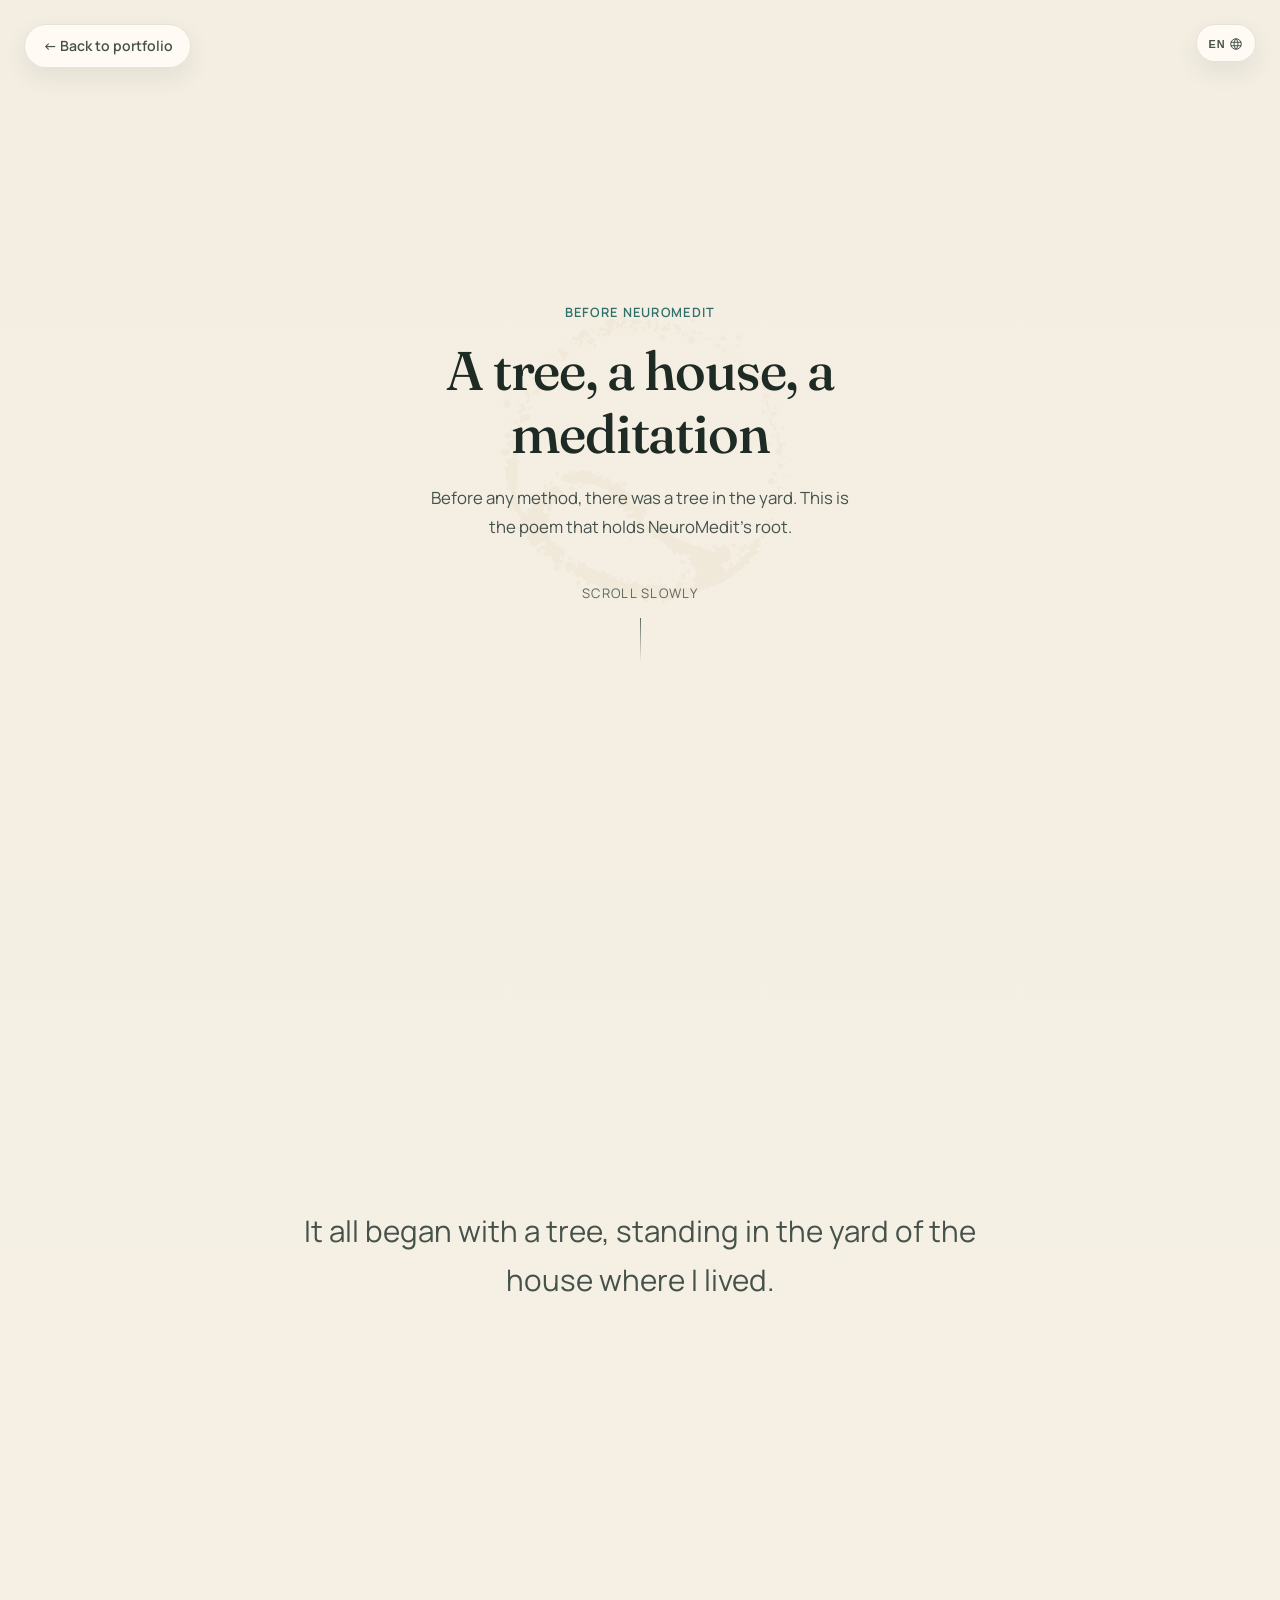
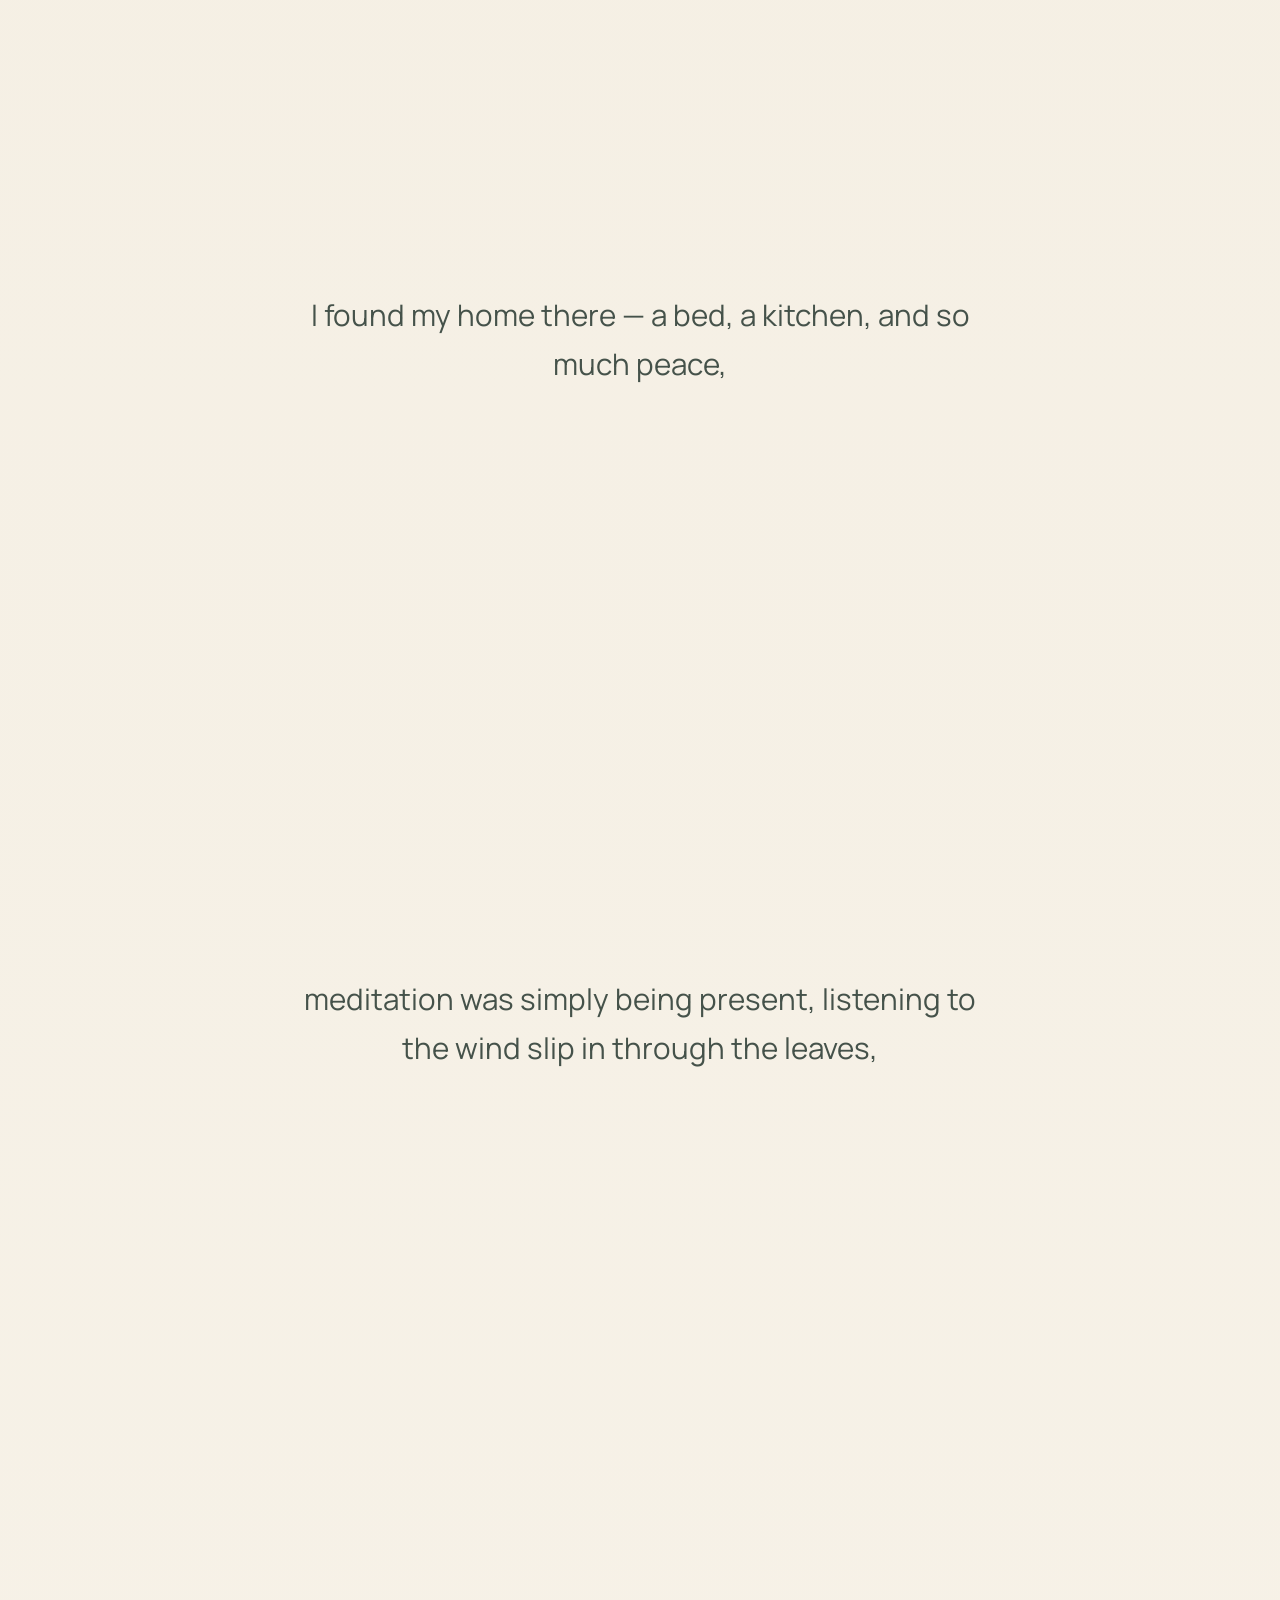
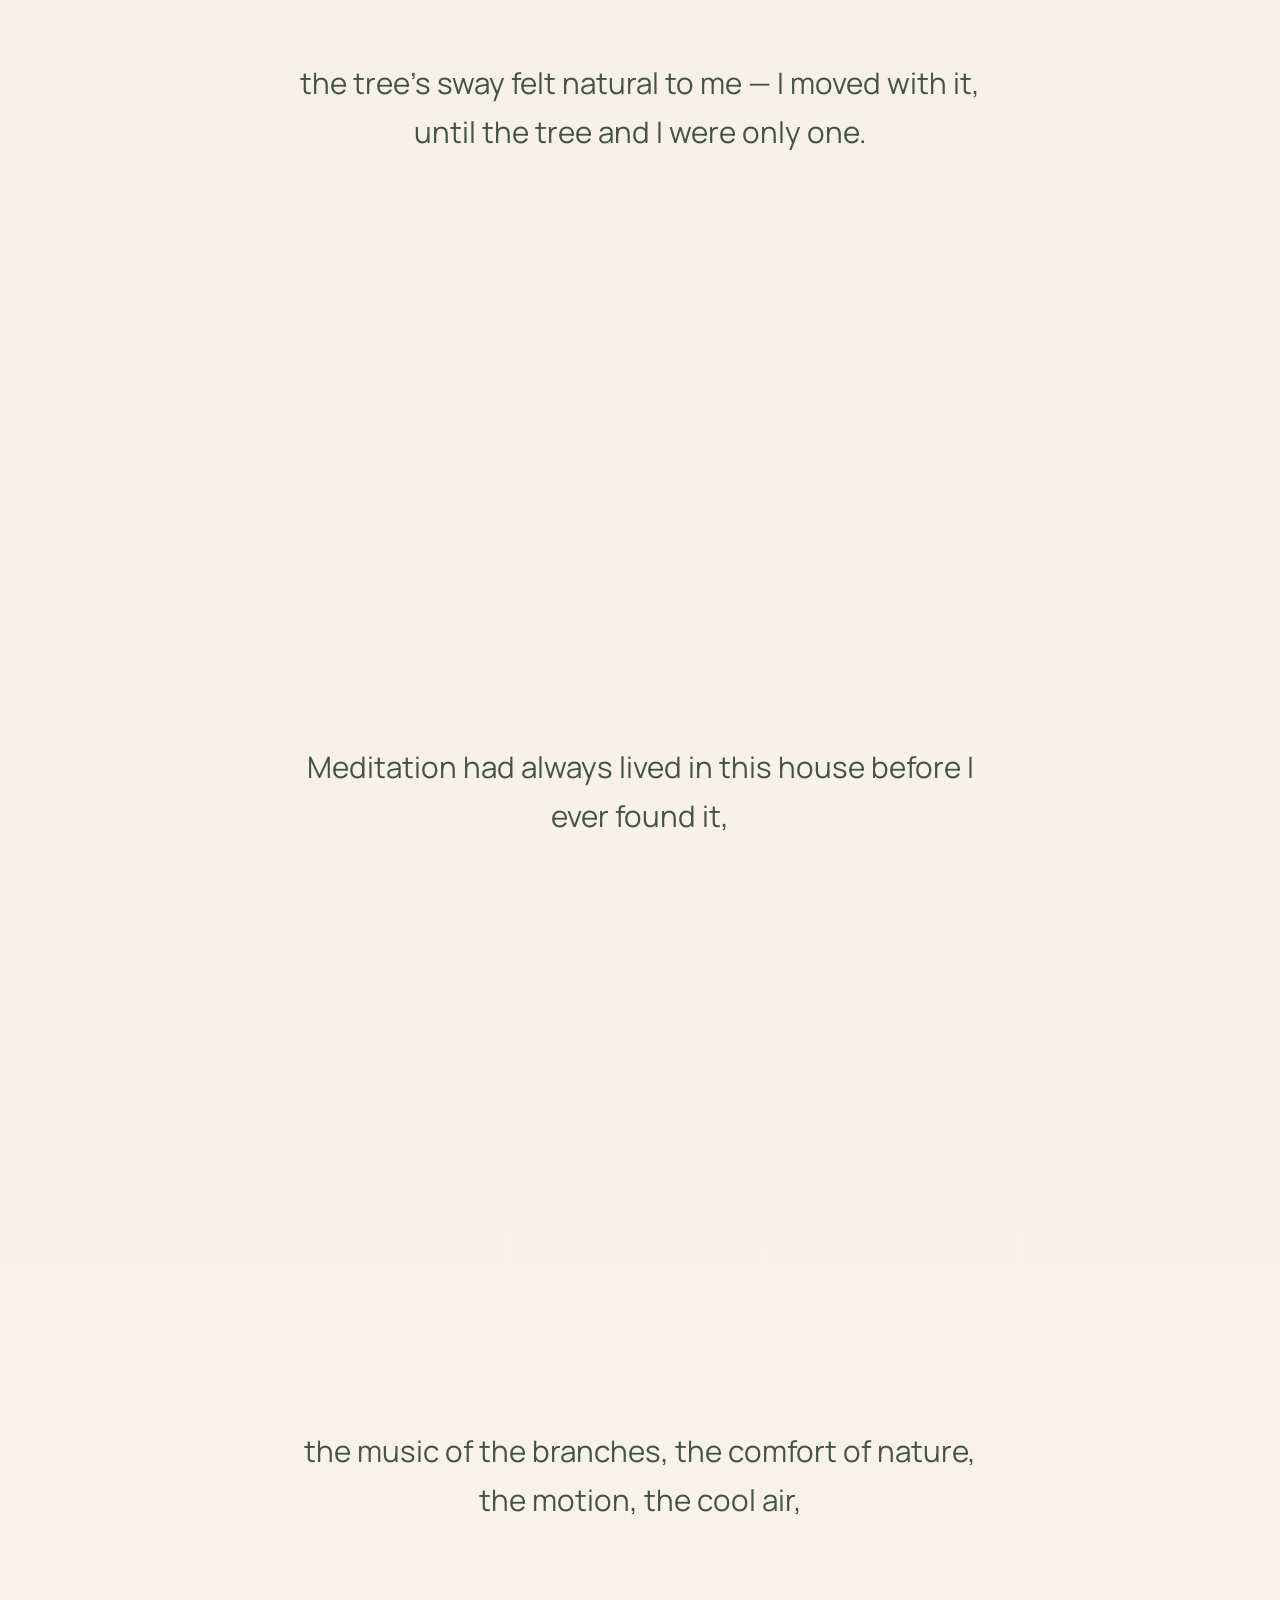
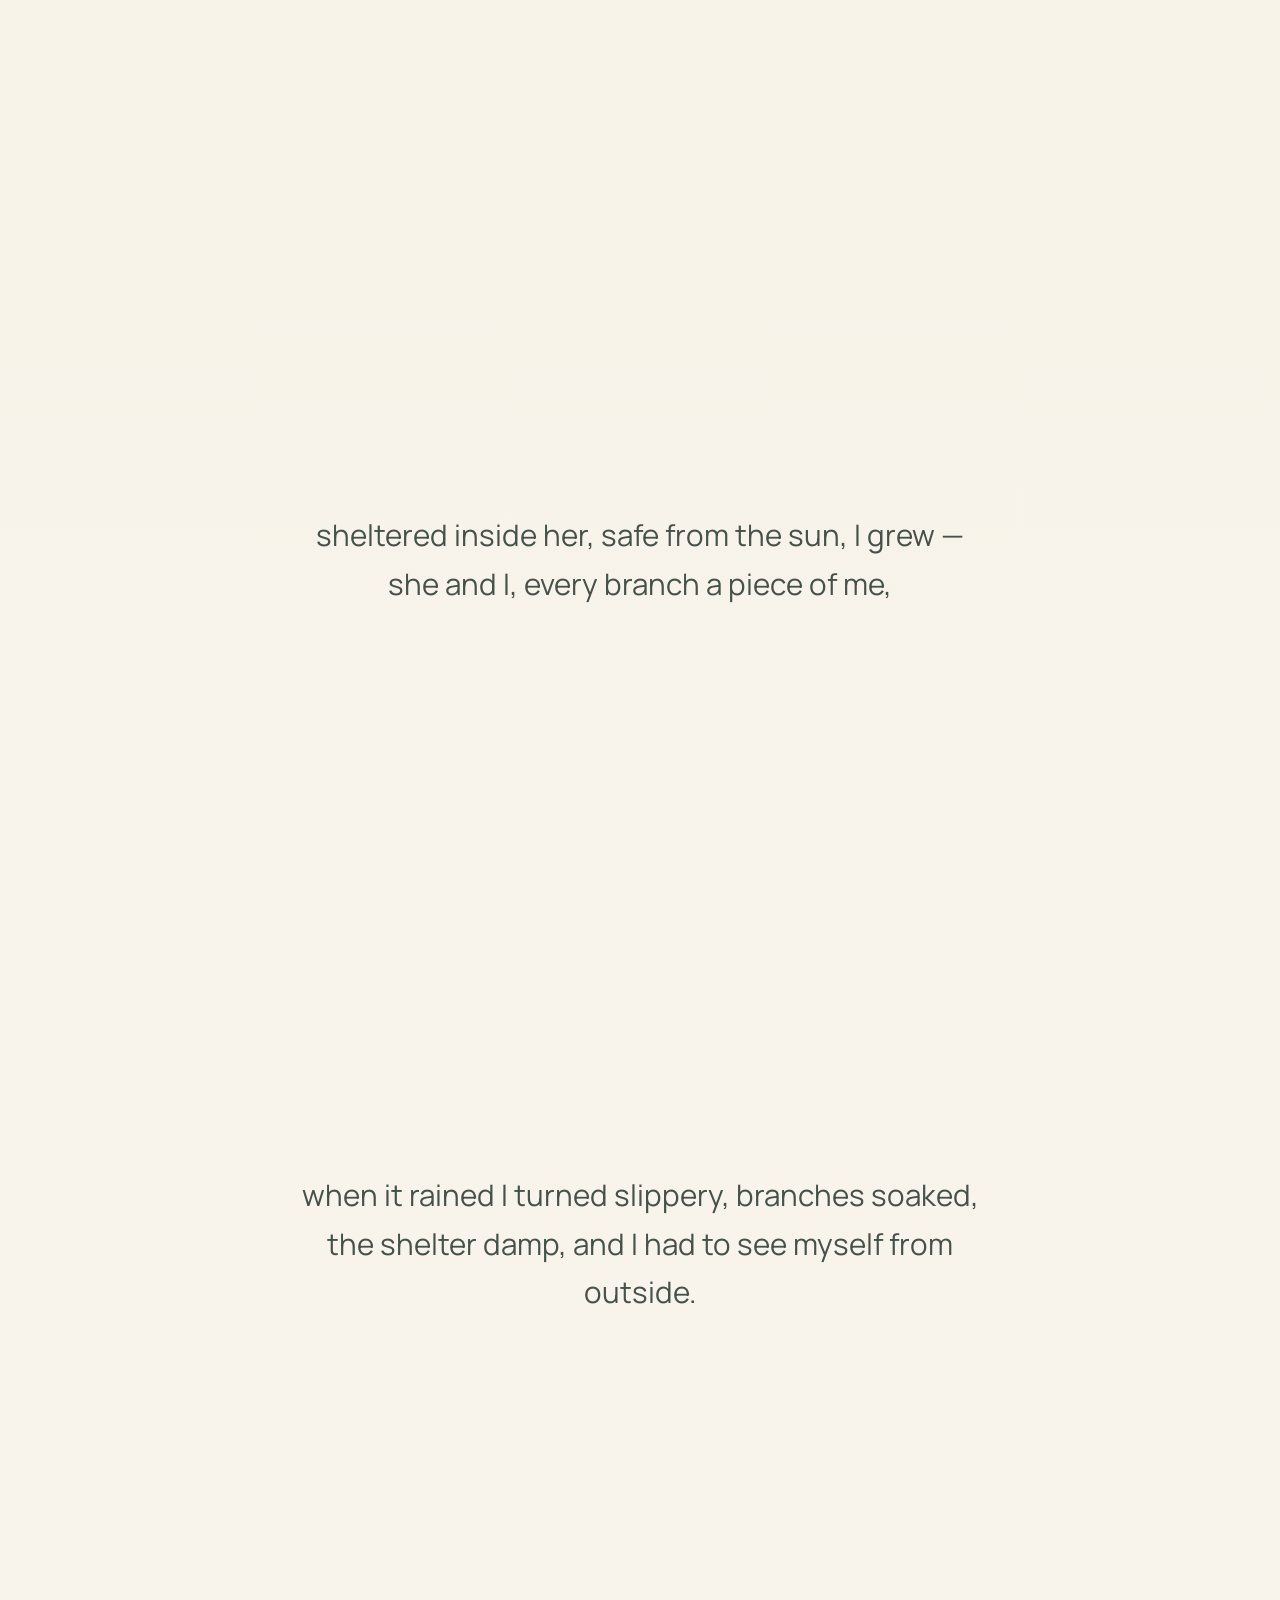
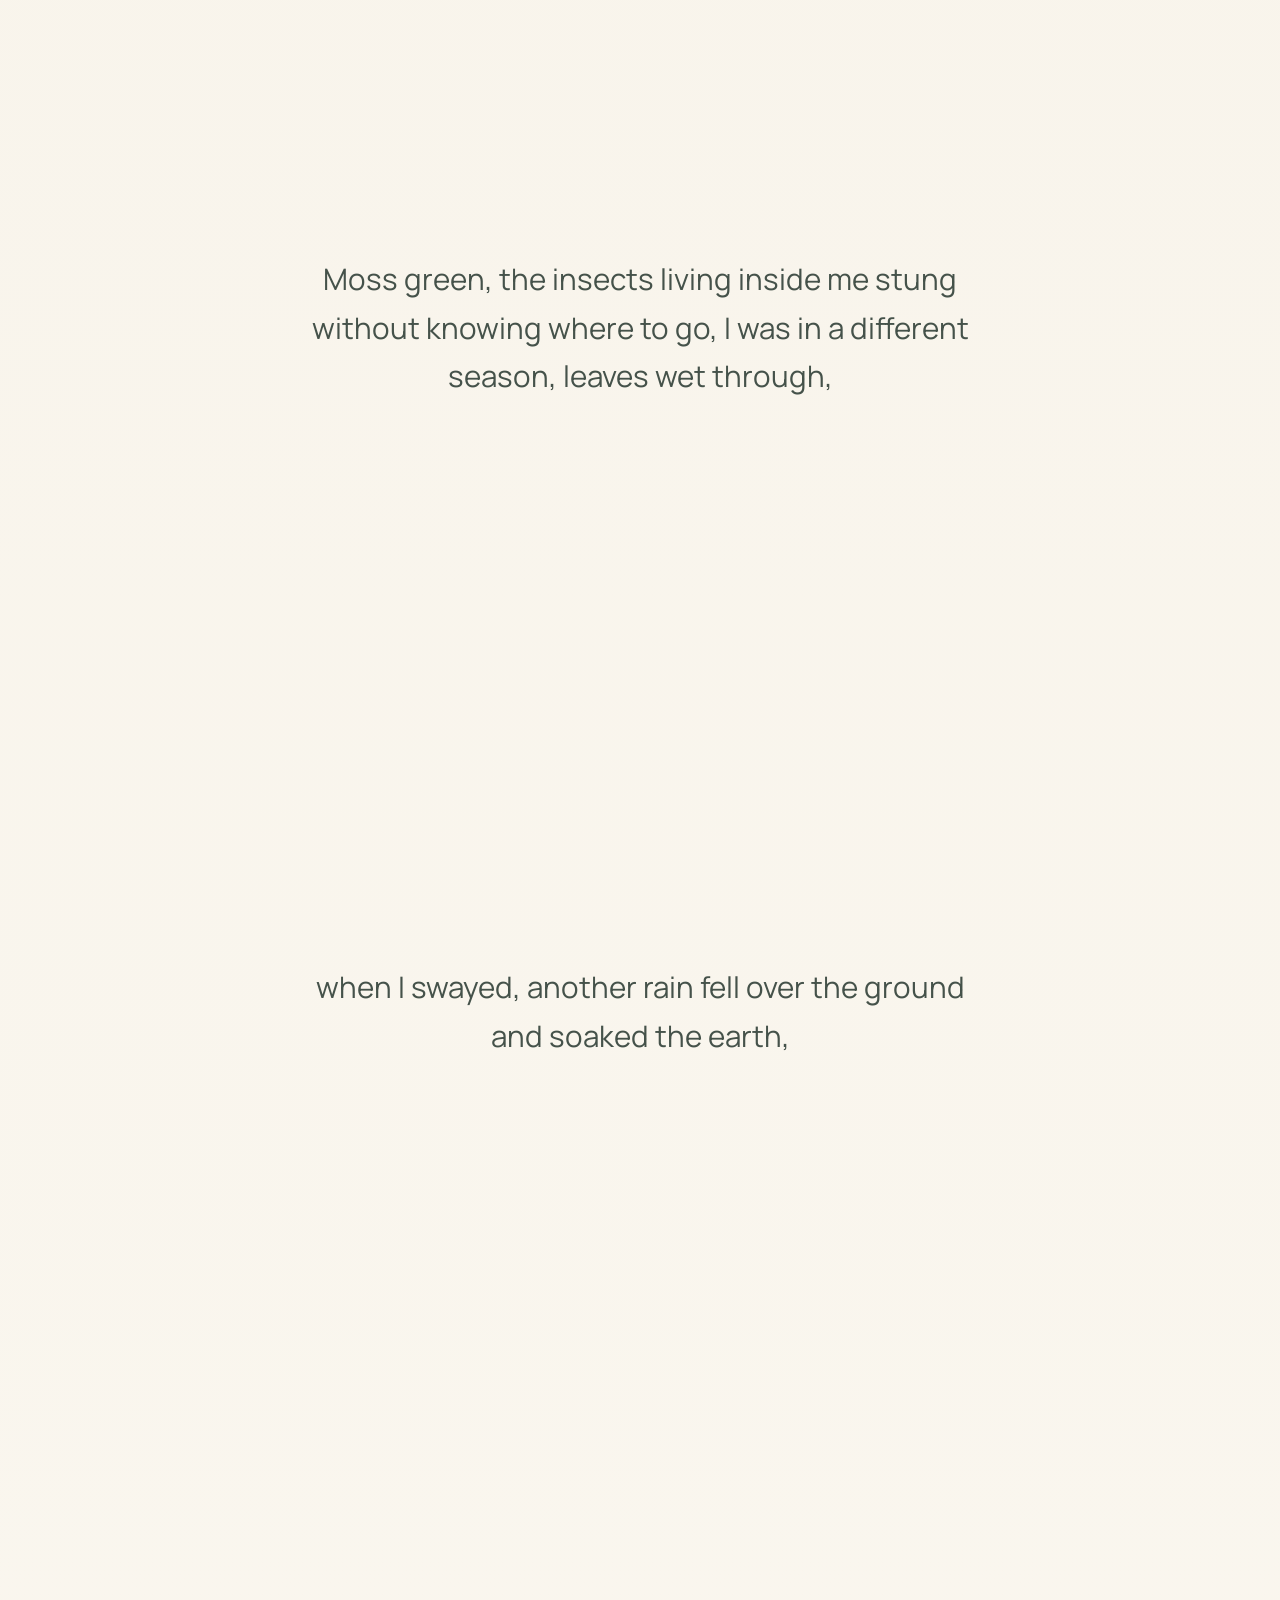
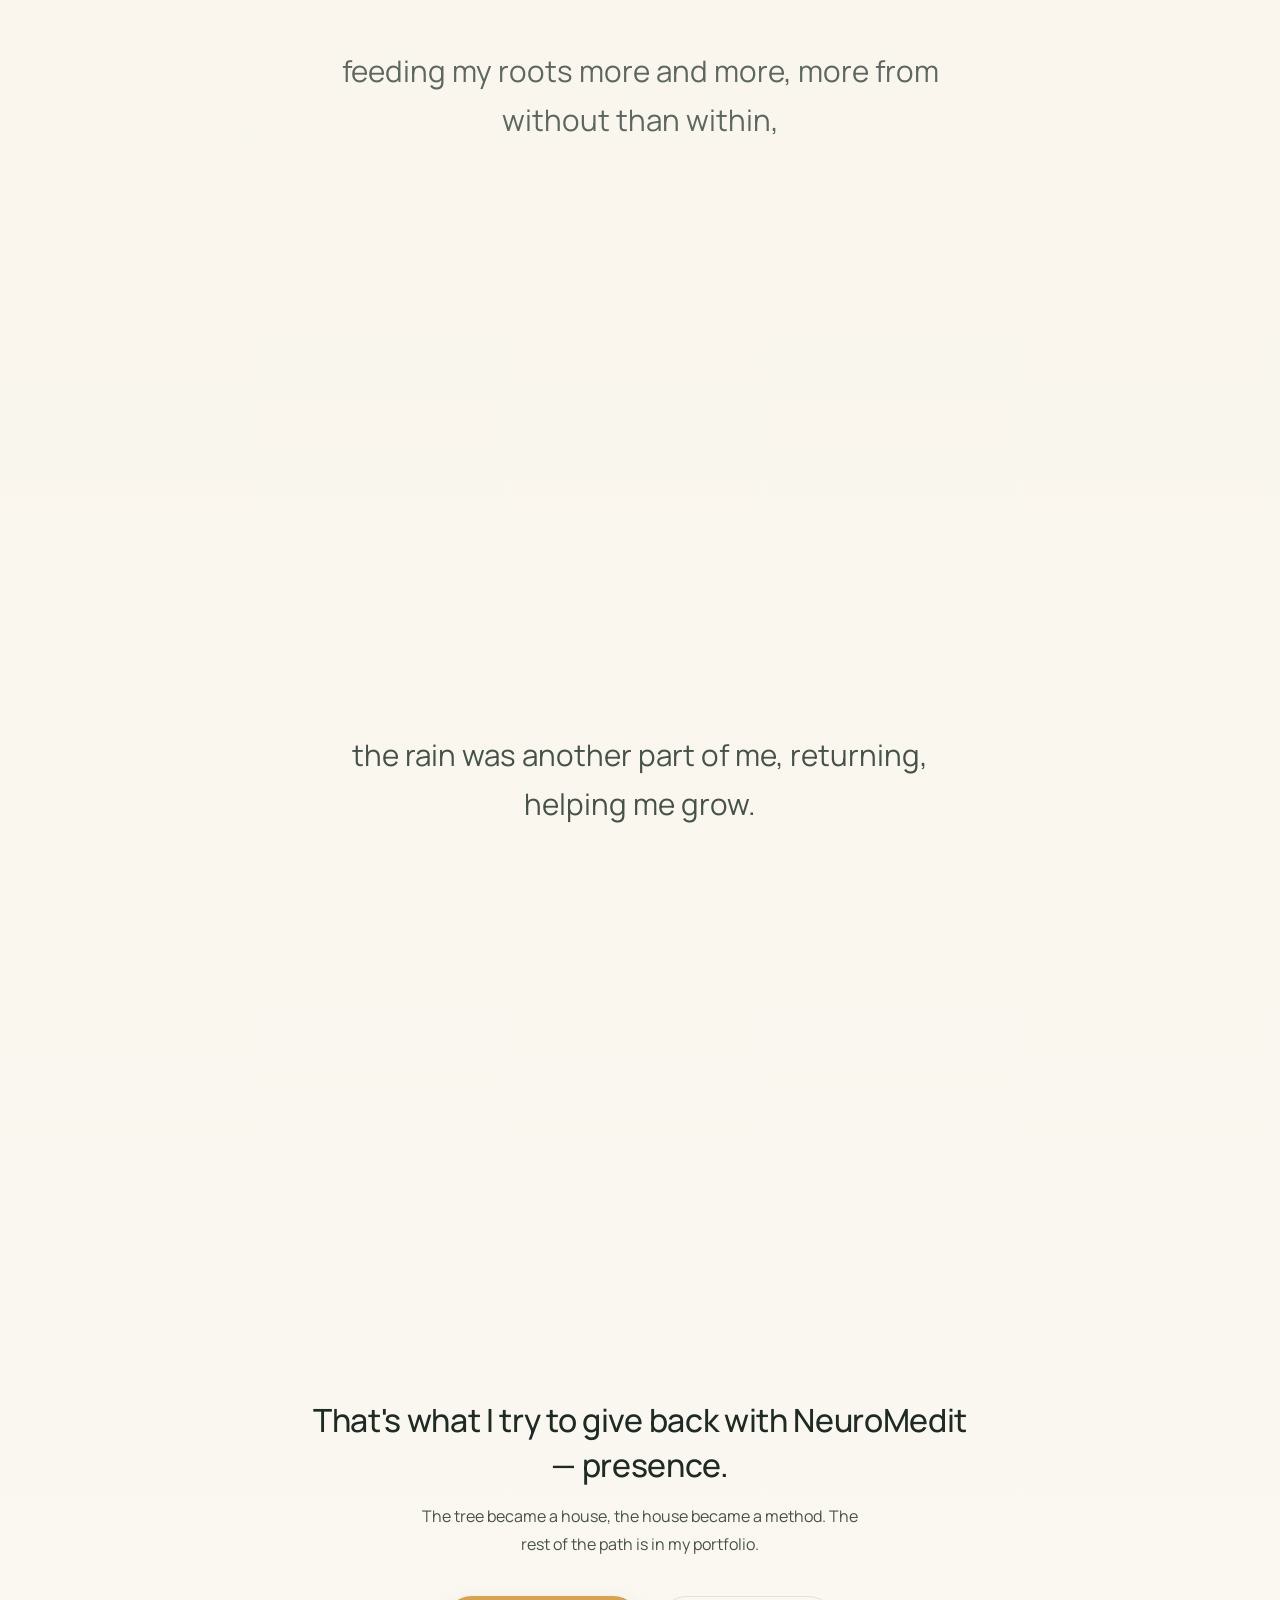
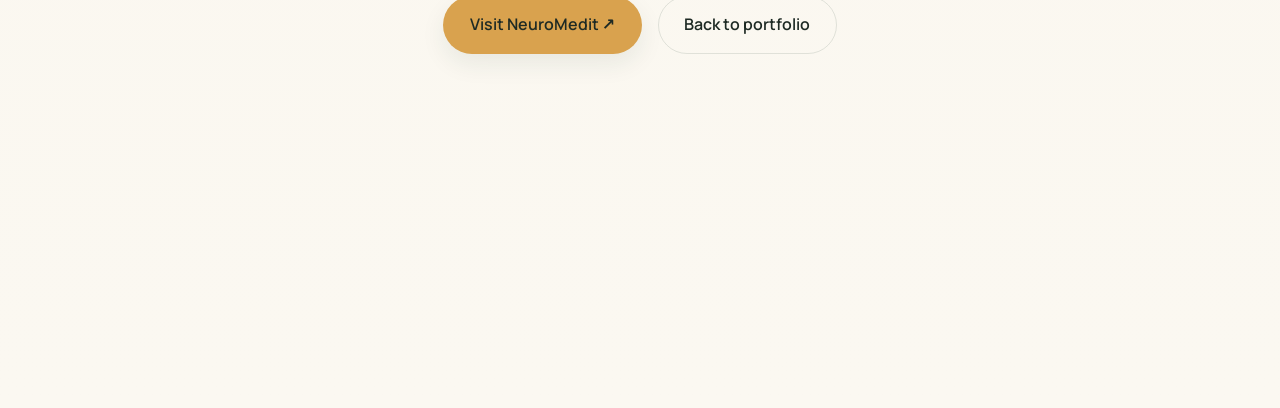
<file: poema.html>
<!DOCTYPE html>
<html lang="pt-BR">
<head>
<meta charset="UTF-8">
<meta name="viewport" content="width=device-width, initial-scale=1.0">
<title>A árvore — Lucas</title>
<meta name="description" content="O poema que guarda a raiz do NeuroMedit.">
<link rel="icon" href="favicon.svg" type="image/svg+xml">
<link rel="stylesheet" href="lucasnunes-ds.css?v=2026110516">
<style>
*{ margin:0; padding:0; box-sizing:border-box; }
html{ scroll-behavior:smooth; }
img{ max-width:100%; display:block; }
a{ color:inherit; text-decoration:none; }


body{
  font-family:var(--font-sans);
  background:linear-gradient(to bottom, var(--bg) 0%, var(--bg-soft) 100%);
  color:var(--text);
  line-height:1.6;
}
::selection{ background:var(--surface); }


/* voltar — discreto, sem header pesado */
.back-link{
  position:fixed; top:1.5rem; left:1.5rem; z-index:20;
  display:flex; align-items:center; gap:.5rem;
  padding:.6rem 1.1rem; border-radius:999px;
  background:var(--surface-strong); border:1px solid var(--line);
  font-size:.88rem; font-weight:600; color:var(--text-soft);
  box-shadow:var(--shadow-soft);
 
}
.back-link:hover{ color:var(--text); background:var(--surface-strong); transform:translateY(-1px); }

/* ============================================================
   SELETOR DE IDIOMA — versão discreta para a página do poema
   ============================================================ */
.lang-slot{ position:fixed; top:1.5rem; right:1.5rem; z-index:20; }
.language-wrapper{
  position:relative; display:inline-flex; flex-direction:column;
  width:60px; max-height:38px; border-radius:999px;
  background:var(--surface-strong);
  border:1px solid var(--line);
  box-shadow:var(--shadow-soft);
  overflow:hidden;
 
}
.language-trigger{
  appearance:none; position:relative; z-index:2; flex:0 0 38px; width:100%; height:38px;
  border:0; border-radius:0; display:inline-flex; align-items:center; justify-content:center;
  gap:.25rem; color:var(--text-soft); background:transparent; cursor:pointer;
}
.language-trigger svg{ width:14px; height:14px; }
.language-current{ font-size:.68rem; letter-spacing:.08em; line-height:1; font-weight:600; }
.language-trigger:focus-visible{ outline:none; }
.language-options{
  width:100%; padding:0 .3rem .5rem; display:grid; align-items:center; gap:.2rem; box-sizing:border-box;
  opacity:0; transform:translateY(-10px);
 
}
.language-wrapper.is-open{
  max-height:250px; color:var(--text);
  background:var(--surface-strong);
  box-shadow:var(--shadow-card);
}
.language-wrapper.is-open .language-options{ opacity:1; transform:translateY(0); }
@media (hover:hover) and (pointer:fine){
  .language-wrapper:hover{ max-height:250px; background:var(--surface-strong); box-shadow:var(--shadow-card); }
  .language-wrapper:hover .language-options{ opacity:1; transform:translateY(0); }
}
.language-options button{
  appearance:none; min-width:44px; height:28px; border:0; border-radius:999px;
  color:var(--text-soft); background:transparent; font:inherit; font-size:.7rem; letter-spacing:.08em;
  cursor:pointer;
}
.language-options button:hover, .language-options button:focus-visible{
  color:var(--text); background:var(--surface); outline:none;
}
.language-options button.is-active{ color:var(--button-text); background-color:var(--accent); outline:none; }
.language-options button:active{ transform:scale(.96); }
@media (max-width:600px){
  .lang-slot{ top:1rem; right:1rem; }
  .language-wrapper{ width:52px; max-height:34px; }
  .language-trigger{ flex:0 0 34px; height:34px; }
}
@media (prefers-reduced-motion:reduce){
  .language-wrapper, .language-trigger, .language-options, .language-options button{ }
}

/* abertura */
.opening{
  min-height:100vh; display:flex; flex-direction:column; align-items:center; justify-content:center;
  text-align:center; padding:6rem 1.5rem 2rem; position:relative;
}
.brand-watermark{ position:absolute; width:360px; opacity:.1; top:50%; left:50%; transform:translate(-50%,-50%); pointer-events:none; }
.eyebrow{
  font-size:.8rem; text-transform:uppercase; letter-spacing:.1em; font-weight:600;
  color:var(--accent-dark); margin-bottom:1.1rem; position:relative; z-index:1;
}
.opening h1{
  font-size:clamp(2.1rem,5vw,3.4rem); font-weight:500; letter-spacing:-0.02em;
  line-height:1.15; max-width:16ch; margin-bottom:1.2rem; position:relative; z-index:1;
}
.opening .lede{
  max-width:42ch; font-size:1.05rem; color:var(--text-soft); line-height:1.7;
  margin-bottom:2.6rem; position:relative; z-index:1;
}
.scroll-hint{
  font-size:.82rem; letter-spacing:.1em; text-transform:uppercase; color:var(--text-muted);
  position:relative; z-index:1;
}
.scroll-hint::after{
  content:""; display:block; width:1px; height:44px; margin:14px auto 0;
  background:linear-gradient(var(--text-muted), transparent);
 
}

/* poema — um "respiro" por vez */
.poem{ position:relative; z-index:1; }
.beat{
  min-height:76vh; display:flex; align-items:center; justify-content:center;
  padding:3rem 1.5rem;
}
.beat p{
  max-width:38ch; text-align:center;
  font-size:clamp(1.3rem,2.6vw,1.85rem); line-height:1.65; font-weight:400;
  color:var(--text-muted);
 
  transform:translateY(14px);
}
.beat.active p{ color:var(--text); transform:translateY(0); }
.beat.active-past p{ color:var(--text-soft); }

/* fecho */
.closing{
  min-height:100vh; display:flex; flex-direction:column; align-items:center; justify-content:center;
  text-align:center; padding:2rem 1.5rem 6rem; position:relative; z-index:1;
}
.closing .quote{
  max-width:34ch; font-size:clamp(1.4rem,3vw,2rem); font-weight:500; letter-spacing:-0.01em;
  line-height:1.4; color:var(--text); margin-bottom:1rem;
}
.closing .quote-note{
  max-width:44ch; font-size:1rem; color:var(--text-soft); line-height:1.7; margin-bottom:2.4rem;
}
.closing-actions{ display:flex; gap:1rem; flex-wrap:wrap; justify-content:center; }
.button{
  display:inline-flex; align-items:center; justify-content:center;
  min-height:var(--control-height); padding:.95rem var(--button-pad-x); border-radius:999px;
  border:1px solid transparent; font-size:1rem; font-weight:600;
  cursor:pointer; white-space:nowrap;
}
.primary-button{ background:var(--accent); color:var(--button-text); box-shadow:var(--shadow-soft); }
.primary-button:hover{ box-shadow:var(--shadow-card); }
.secondary-button{ background:transparent; color:var(--text); border:1px solid var(--line); }
.secondary-button:hover{ background:var(--surface); }

@media (max-width:600px){
  .back-link{ top:1rem; left:1rem; padding:.5rem .9rem; font-size:.82rem; }
  .beat{ min-height:64vh; padding:2rem 1.2rem; }
}
@media (prefers-reduced-motion:reduce){
  html{ scroll-behavior:auto; }
}
</style>
</head>
<body>

<a class="back-link" href="index.html#casos" data-i18n="cs_back">← Voltar ao portfólio</a>
<div class="lang-slot" data-language-host></div>

<section class="opening">
  <img class="brand-watermark" src="assets/neuromedit-symbol-vector.svg" alt="" aria-hidden="true">
  <span class="eyebrow" data-i18n="poema_eyebrow">Antes do NeuroMedit</span>
  <h1 data-i18n="poema_h1">Uma árvore, uma casa, uma meditação</h1>
  <p class="lede" data-i18n="poema_lede">Antes de qualquer método, houve uma árvore no quintal. Este é o poema que guarda a raiz do NeuroMedit.</p>
  <span class="scroll-hint" data-i18n="poema_scroll_hint">Role devagar</span>
</section>

<div class="poem" id="poem">
  <section class="beat"><p data-i18n="poema_beat1">Tudo começou numa árvore, em frente no quintal da casa onde eu morava.</p></section>
  <section class="beat"><p data-i18n="poema_beat2">Eu encontrei a minha casa, nela tinha uma cama, uma cozinha, e muita paz,</p></section>
  <section class="beat"><p data-i18n="poema_beat3">a meditação era estar ali presente, ouvindo o vento entrar em casa pelas folhas,</p></section>
  <section class="beat"><p data-i18n="poema_beat4">o movimento da árvore era natural, eu sentia — me movia junto com a árvore, eu e ela éramos apenas um.</p></section>

  <section class="beat"><p data-i18n="poema_beat5">A meditação sempre existiu, nesta casa que eu encontrei ela,</p></section>
  <section class="beat"><p data-i18n="poema_beat6">a música dos galhos, o conforto com a natureza, o movimento, o ar fresco,</p></section>
  <section class="beat"><p data-i18n="poema_beat7">dentro dela, abrigado do sol, fui crescendo, eu ela, cada galho era uma parte de mim,</p></section>
  <section class="beat"><p data-i18n="poema_beat8">quando chovia, eu ficava escorregadio, galhos molhados, abrigo úmido, eu tinha que me ver por fora.</p></section>

  <section class="beat"><p data-i18n="poema_beat9">Verde musgo, os insetos que habitavam em mim picavam sem saber onde ir, eu estava numa estação diferente, folhas molhadas,</p></section>
  <section class="beat"><p data-i18n="poema_beat10">quando eu me balançava, uma outra chuva caía sobre o chão e molhava a terra,</p></section>
  <section class="beat"><p data-i18n="poema_beat11">alimentando cada vez mais as minhas raízes, mais por fora do que por dentro,</p></section>
  <section class="beat"><p data-i18n="poema_beat12">a chuva era outra parte de mim regressando e me ajudando a crescer.</p></section>
</div>

<section class="closing">
  <p class="quote" data-i18n="poema_quote">Isso é o que tento devolver com o NeuroMedit — presença.</p>
  <p class="quote-note" data-i18n="poema_quote_note">A árvore virou casa, a casa virou método. O resto do caminho está no meu portfólio.</p>
  <div class="closing-actions">
    <a class="button primary-button" href="https://neuromedit.com" target="_blank" rel="noopener" data-i18n="idx_c1_link_visit">Visitar o NeuroMedit ↗</a>
    <a class="button secondary-button" href="index.html#casos" data-i18n="tend_cta_back">Voltar ao portfólio</a>
  </div>
</section>

<script src="i18n-portfolio.js?v=2026110516"></script>
<script>
(function(){
  "use strict";
  var beats = document.querySelectorAll(".beat");
  var reduce = window.matchMedia("(prefers-reduced-motion: reduce)").matches;

  if(reduce || !("IntersectionObserver" in window)){
    beats.forEach(function(b){ b.classList.add("active"); });
    return;
  }

  var io = new IntersectionObserver(function(entries){
    entries.forEach(function(entry){
      var el = entry.target;
      if(entry.isIntersecting){
        el.classList.add("active");
        el.classList.remove("active-past");
      } else {
        el.classList.remove("active");
        var rect = el.getBoundingClientRect();
        if(rect.top < 0) el.classList.add("active-past");
        else el.classList.remove("active-past");
      }
    });
  }, { threshold:.55 });

  beats.forEach(function(b){ io.observe(b); });
})();
</script>
</body>
</html>
</file>
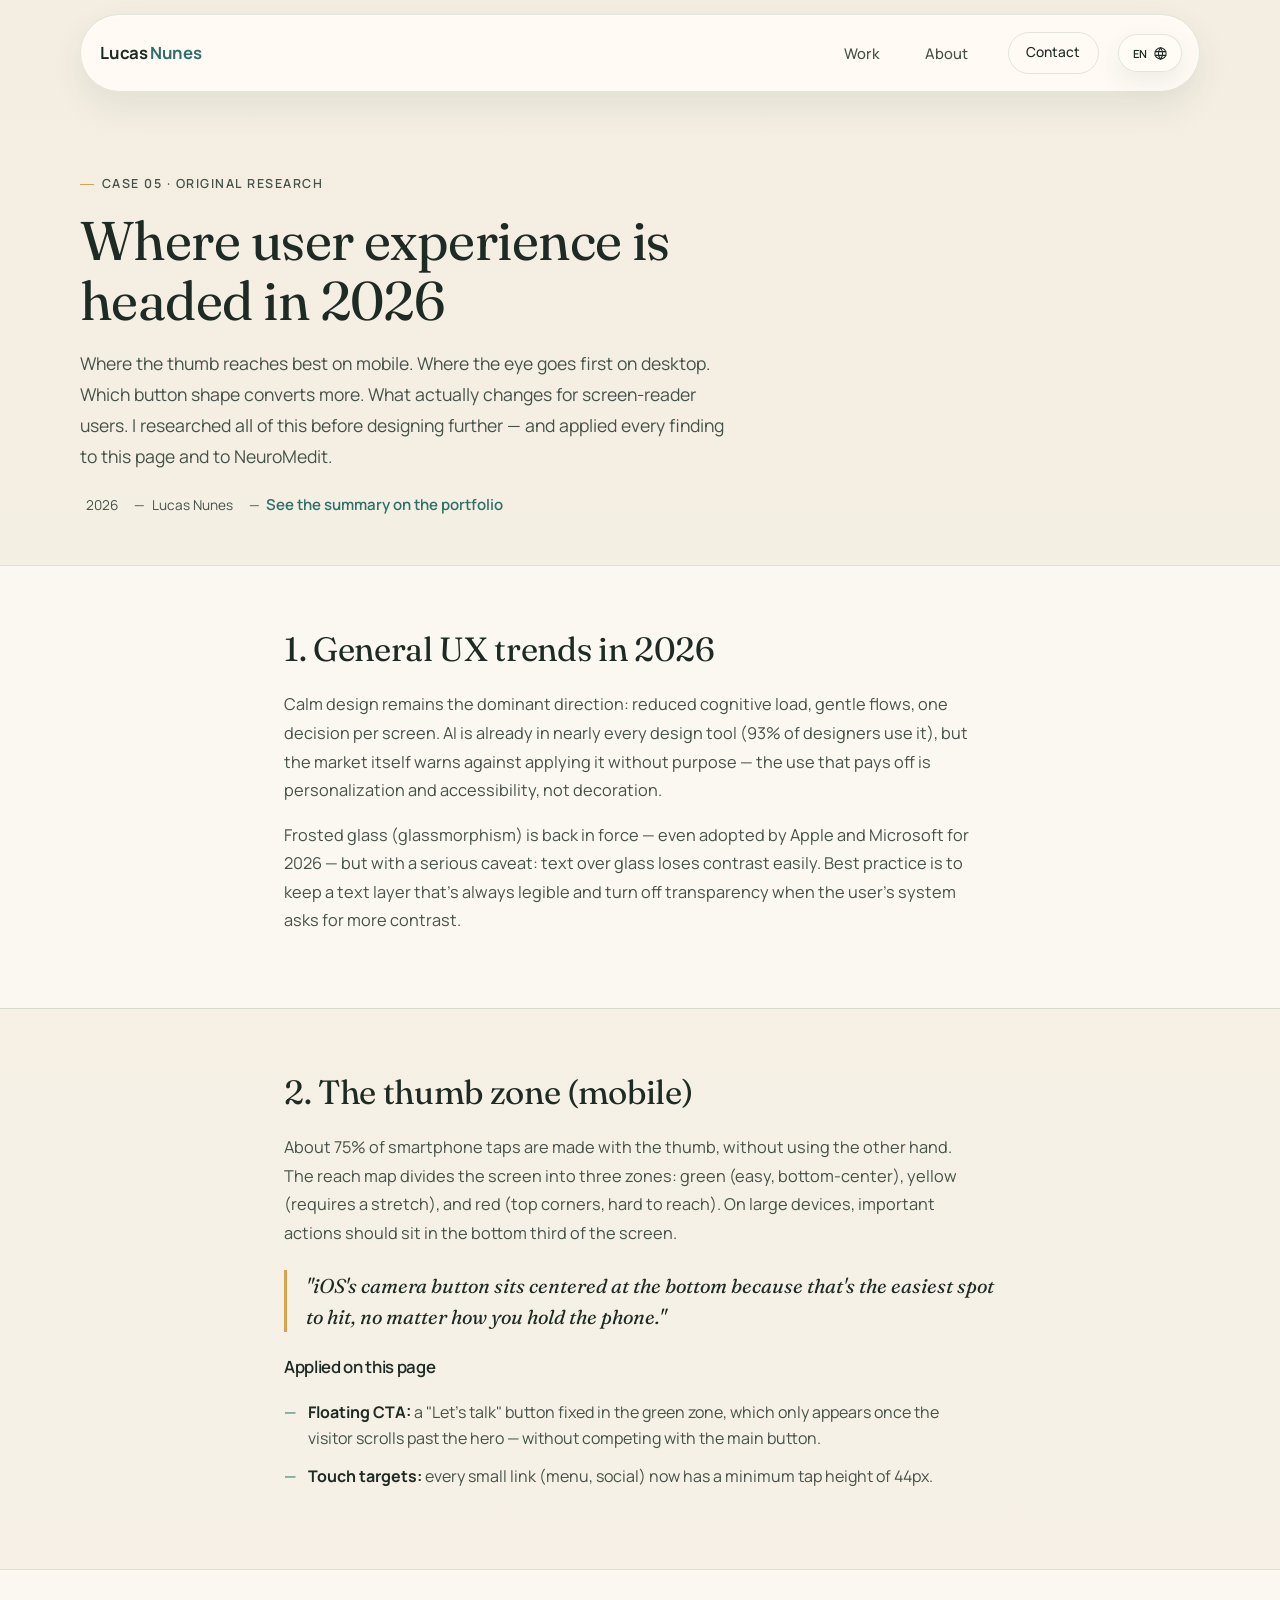
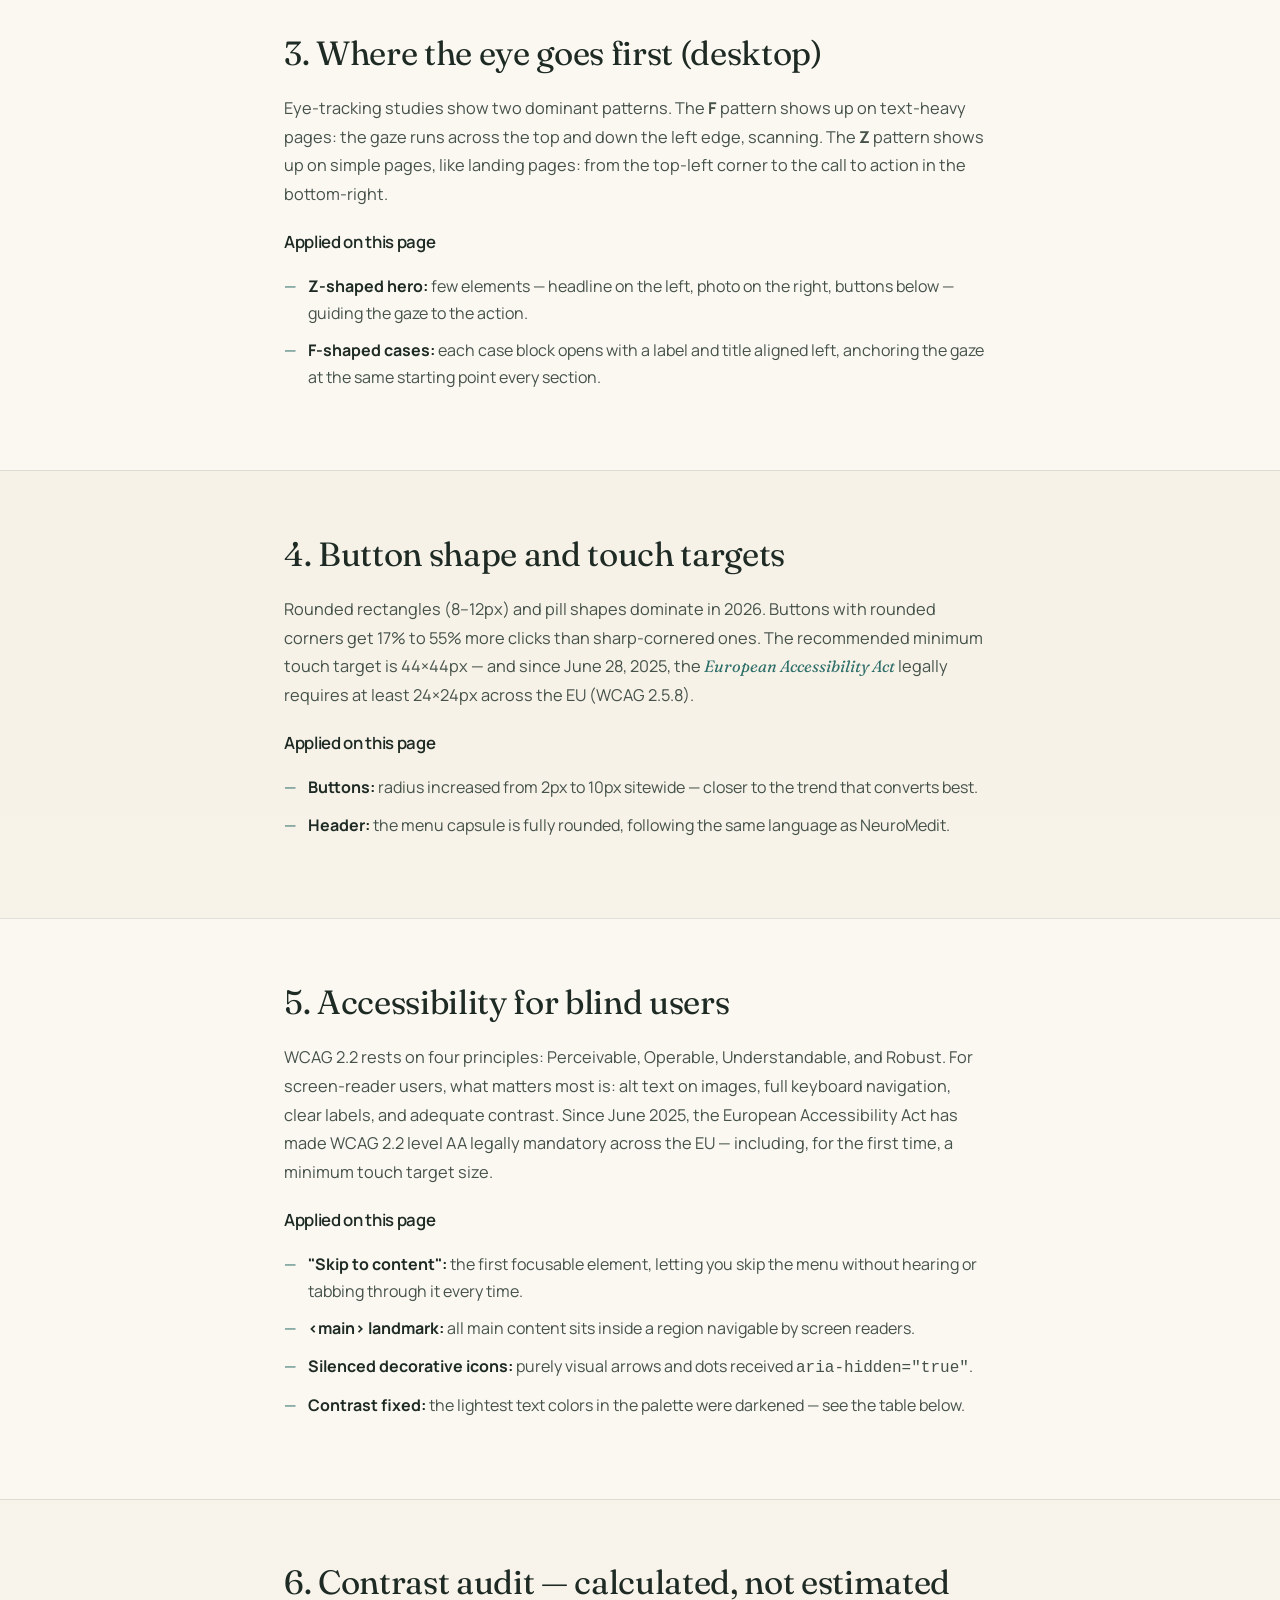
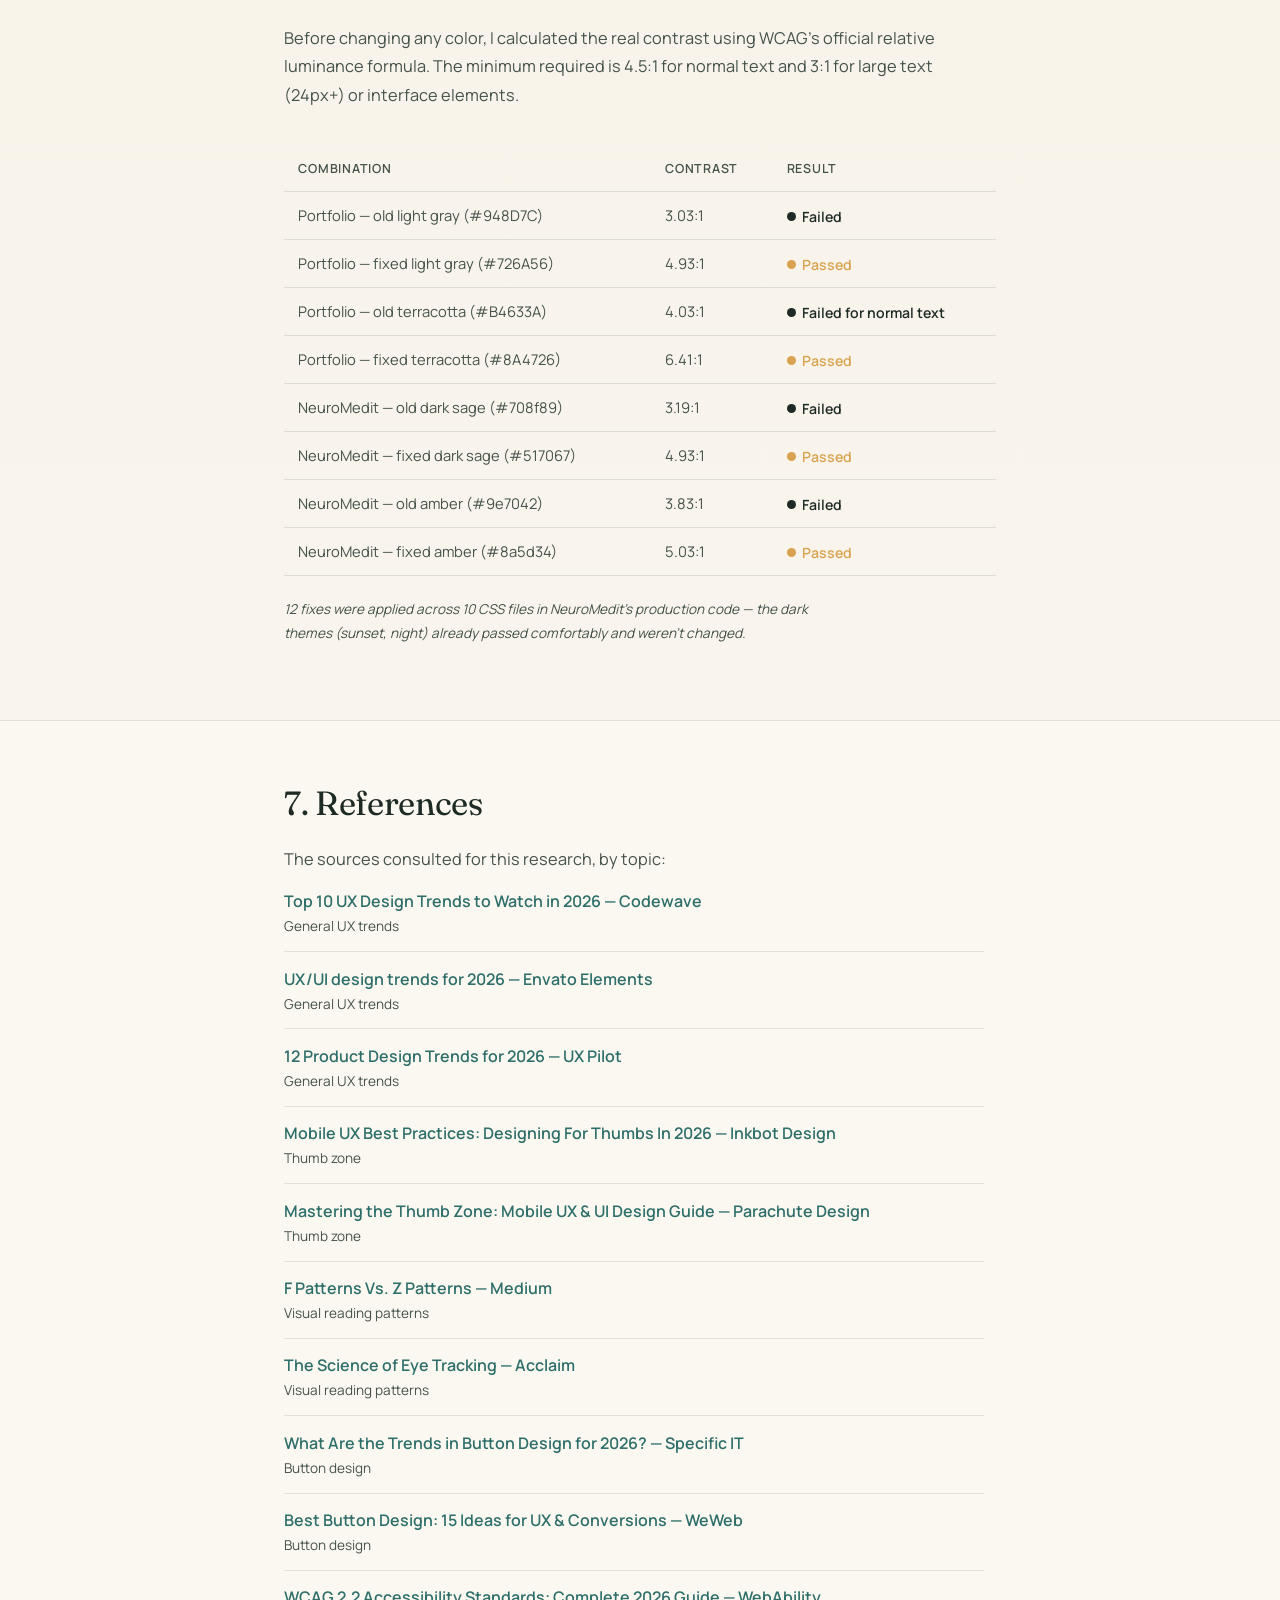
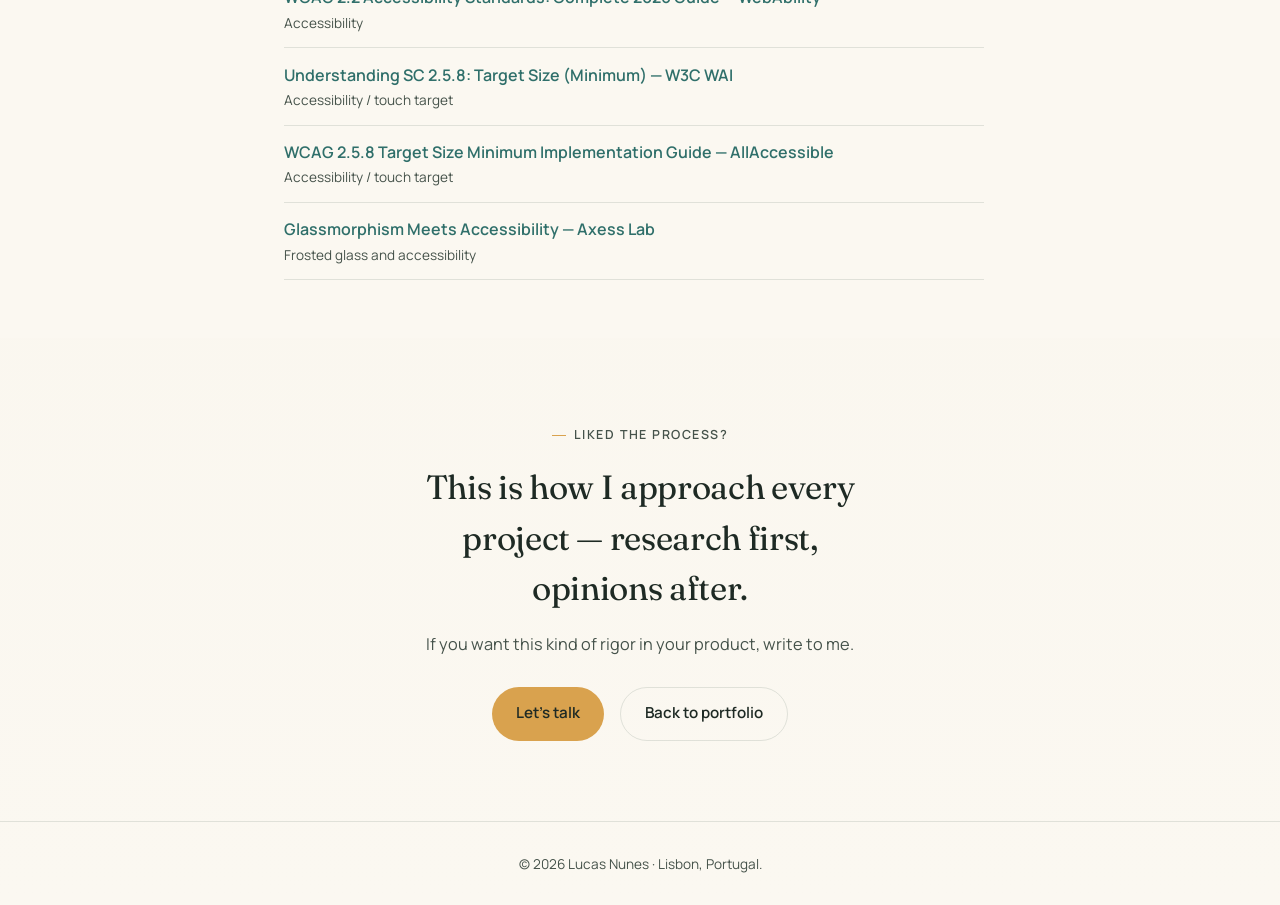
<file: tendencias-ux-2026.html>
<!DOCTYPE html>
<html lang="pt-BR">
<head>
<meta charset="UTF-8">
<meta name="viewport" content="width=device-width, initial-scale=1.0">
<title>Tendências de UX em 2026 — Lucas Nunes</title>
<meta name="description" content="Estudo próprio sobre tendências de UX em 2026: zona do polegar no mobile, padrões de leitura visual no desktop, forma de botões e acessibilidade para pessoas cegas — com aplicação real no portfólio e no NeuroMedit.">
<meta property="og:type" content="article">
<meta property="og:title" content="Tendências de UX em 2026 — Lucas Nunes">
<meta property="og:description" content="Zona do polegar, padrões de leitura, botões e acessibilidade — pesquisado e aplicado na prática.">
<meta name="twitter:card" content="summary">
<link rel="icon" href="favicon.svg" type="image/svg+xml">
<link rel="stylesheet" href="lucasnunes-ds.css?v=2026110516">
<style>
/* ============================================================
   RESET
   ============================================================ */
*{ margin:0; padding:0; box-sizing:border-box; }
html{ scroll-behavior:smooth; }
body{ overflow-x:hidden; }
img{ max-width:100%; display:block; }
a{ color:inherit; text-decoration:none; }
button{ font:inherit; background:none; border:none; cursor:pointer; }
a:focus-visible, button:focus-visible{ outline:2px solid var(--accent-dark); outline-offset:3px; }

.skip-link{
  position:absolute; left:1rem; top:-4rem; z-index:999;
  background:var(--accent); color:var(--button-text); font-weight:600; font-size:.92rem;
  padding:.85rem 1.3rem; border-radius:var(--radius-sm);
}
.skip-link:focus{ top:1rem; }
.main-nav a:not(.button){ padding:.6rem .3rem; display:inline-flex; align-items:center; min-height:44px; }
.social-row a{ padding:.5rem .3rem; display:inline-flex; align-items:center; min-height:44px; }
@media (prefers-contrast:more){
  .header-inner{ background:var(--bg); backdrop-filter:none; -webkit-backdrop-filter:none; }
}

/* ============================================================
   TOKENS — mesma identidade do portfólio
   ============================================================ */

body{
  font-family:var(--font-sans); background:linear-gradient(to bottom, var(--bg) 0%, var(--bg-soft) 100%); color:var(--text);
  line-height:1.5; font-weight:400;
}
::selection{ background:var(--surface); }

.container{ max-width:var(--container); margin:0 auto; padding:0 var(--gutter); }
.narrow{ max-width:760px; }

h1,h2,h3{ letter-spacing:-0.01em; color:var(--text); font-weight:400; }
h3{ font-family:var(--font-sans); font-weight:600; letter-spacing:-0.02em; }
em{ font-family:var(--font-serif); font-style:italic; font-weight:400; color:var(--accent-dark); }
p{ color:var(--text-soft); }

.eyebrow{
  display:inline-flex; align-items:center; gap:.5rem;
  font-size:.78rem; text-transform:uppercase; letter-spacing:.12em;
  color:var(--text-soft); font-weight:600; margin-bottom:1.1rem;
}
.eyebrow::before{ content:""; width:14px; height:1px; background:var(--accent); flex:none; }

.button{
  display:inline-flex; align-items:center; gap:.5rem;
  font-size:.95rem; font-weight:600; padding:.9rem 1.5rem; min-height:48px;
  border-radius:999px;
}
.button.primary{ background:var(--accent); color:var(--button-text); }
.button.primary:hover{ box-shadow:var(--shadow-card); }
.button.ghost{ border:1px solid var(--line); color:var(--text); }
.button.ghost:hover{ border-color:var(--text); background:var(--surface); }
.link-arrow{ font-weight:600; font-size:.94rem; color:var(--accent-dark); border-bottom:1px solid transparent; }
.link-arrow:hover{ border-color:var(--accent); }


/* ============================================================
   HEADER
   ============================================================ */
.site-header{
  position:sticky; top:0; z-index:60; background:transparent;
  padding:.86rem 0 .68rem;
}
.site-header.scrolled{ padding:.52rem 0 .38rem; }
.header-inner{
  min-height:78px; display:flex; align-items:center; justify-content:space-between; gap:1rem;
  border-radius:999px; border:1px solid var(--line);
  padding:.55rem 1.05rem .55rem 1.2rem;
  background:var(--surface-strong);
  box-shadow:var(--shadow-card), var(--glass-highlight);
 
}
.site-header.scrolled .header-inner{ background:var(--surface-strong); }
.wordmark{ font-size:1.05rem; font-weight:700; letter-spacing:-0.02em; white-space:nowrap; display:inline-flex; align-items:baseline; }
.wordmark .n-fixed{ color:var(--accent-dark); }
.main-nav{ display:flex; align-items:center; gap:2.2rem; }
.main-nav a{ font-size:.92rem; color:var(--text-soft); font-weight:500; }
.main-nav a:hover{ color:var(--text); }
.main-nav .button{ padding:.6rem 1.1rem; font-size:.86rem; min-height:auto; }

/* ============================================================
   SELETOR DE IDIOMA — mesmo componente do portfólio
   ============================================================ */
.header-language-slot{
  display:inline-flex; flex-shrink:0; align-items:center; margin-left:-1rem;
  position:relative; width:64px; height:38px;
}
/* Dentro do header, o pill sai do fluxo — expande por cima sem esticar o header */
.header-language-slot .language-wrapper{
  position:absolute; top:0; right:0;
}
.language-wrapper{
  position:relative; display:inline-flex; flex-direction:column;
  width:64px; max-height:38px; border-radius:999px;
  background:color-mix(in srgb, var(--surface) 78%, transparent);
  border:1px solid var(--line);
  box-shadow:var(--shadow-soft);
  overflow:hidden;
 
  z-index:80;
}
.language-trigger{
  appearance:none; position:relative; z-index:2; flex:0 0 38px; width:100%; height:38px;
  border:0; border-radius:0; display:inline-flex; align-items:center; justify-content:center;
  gap:.28rem; color:var(--text); background:transparent; cursor:pointer;
}
.language-trigger svg{ width:15px; height:15px; }
.language-current{ font-size:.7rem; letter-spacing:.08em; line-height:1; font-weight:600; }
.language-trigger:focus-visible{ outline:none; }
.language-options{
  width:100%; padding:0 .32rem .5rem; display:grid; align-items:center; gap:.22rem; box-sizing:border-box;
  opacity:0; transform:translateY(-10px);
 
}
.language-wrapper.is-open{
  max-height:260px;
  background:var(--surface);
  border-color:var(--text-soft);
  box-shadow:var(--shadow-card);
}
.language-wrapper.is-open .language-options{ opacity:1; transform:translateY(0); }
@media (hover:hover) and (pointer:fine){
  .language-wrapper:hover{ max-height:260px; background:var(--surface); border-color:var(--text-soft); box-shadow:var(--shadow-card); }
  .language-wrapper:hover .language-options{ opacity:1; transform:translateY(0); }
}
.language-options button{
  appearance:none; min-width:46px; height:44px; border:0; border-radius:999px;
  color:var(--text-soft); background:transparent; font:inherit; font-size:.72rem; letter-spacing:.08em;
  cursor:pointer;
}
.language-options button:hover, .language-options button:focus-visible{
  color:var(--text); background:var(--bg-soft);
}
.language-options button:focus-visible{ outline:2px solid var(--accent-dark); outline-offset:-2px; }
.language-options button.is-active{ color:var(--button-text); background-color:var(--accent); outline:none; }
.language-options button:active{ transform:scale(.96); }
@media (prefers-reduced-motion:reduce){
  .language-wrapper, .language-trigger, .language-options, .language-options button{ }
}
@media (max-width:480px){
  .header-language-slot{ width:58px; height:34px; }
  .language-wrapper{ width:58px; max-height:34px; }
  .language-trigger{ flex:0 0 34px; height:34px; }
  .language-wrapper.is-open{ max-height:240px; }
}

/* ============================================================
   ARTIGO
   ============================================================ */
.article-hero{ padding:clamp(2.5rem,7vw,4rem) 0 clamp(2rem,5vw,3rem); }
.article-hero h1{ font-size:clamp(2rem,5vw,3.4rem); line-height:1.1; max-width:18ch; margin-bottom:1.1rem; }
.article-hero .lede{ font-size:1.1rem; line-height:1.75; max-width:60ch; }
.article-meta{ display:flex; gap:1rem; flex-wrap:wrap; margin-top:1.4rem; font-size:.85rem; color:var(--text-soft); }
.article-meta span{ display:inline-flex; align-items:center; gap:.4rem; }
.article-meta span::before{ content:"—"; }
.article-meta span:first-child::before{ content:""; }

article section{ padding:clamp(2.4rem,6vw,3.6rem) 0; border-top:1px solid var(--line); }
article section:nth-child(even){ background:var(--bg-soft); }
article h2{ font-size:clamp(1.5rem,3vw,2.1rem); margin-bottom:1rem; }
article h3{ font-size:1.05rem; margin-bottom:.5rem; margin-top:1.3rem; }
article p{ font-size:1.02rem; line-height:1.75; margin-bottom:1rem; max-width:70ch; }
article .lead-quote{
  font-family:var(--font-serif); font-style:italic; font-size:1.25rem; color:var(--text);
  max-width:56ch; line-height:1.55; margin:1.4rem 0;
  border-left:3px solid var(--accent); padding-left:1.2rem;
}

.findings{ list-style:none; display:grid; gap:.7rem; margin:1.2rem 0 1.4rem; max-width:70ch; }
.findings li{ font-size:1rem; line-height:1.65; padding-left:1.5rem; position:relative; color:var(--text-soft); }
.findings li::before{ content:"—"; position:absolute; left:0; color:var(--accent-dark); }
.findings li strong{ color:var(--text); }

/* tabela de contraste */
.contrast-table{ width:100%; border-collapse:collapse; margin:1.4rem 0; font-size:.92rem; }
.contrast-table th, .contrast-table td{ text-align:left; padding:.75rem .9rem; border-bottom:1px solid var(--line); }
.contrast-table th{ font-size:.78rem; text-transform:uppercase; letter-spacing:.06em; color:var(--text-soft); font-weight:600; }
.contrast-table td{ color:var(--text-soft); }
.status{ display:inline-flex; align-items:center; gap:.4rem; font-weight:600; font-size:.88rem; }
.status .sw{ width:9px; height:9px; border-radius:50%; flex:none; }
.status.pass{ color:var(--accent); } .status.pass .sw{ background:var(--accent); }
.status.fail{ color:var(--text); } .status.fail .sw{ background:var(--text); }
.table-wrap{ overflow-x:auto; }
.table-note{ font-size:.85rem; color:var(--text-soft); font-style:italic; margin-top:.6rem; }

/* fontes */
.sources{ list-style:none; display:grid; gap:.9rem; margin-top:1rem; max-width:70ch; }
.sources li{ padding-bottom:.9rem; border-bottom:1px solid var(--line); }
.sources a{ font-weight:600; color:var(--accent-dark); border-bottom:1px solid transparent; }
.sources a:hover{ border-color:var(--accent); }
.sources span{ display:block; font-size:.85rem; color:var(--text-soft); margin-top:.2rem; }

.cta-block{ text-align:center; padding:clamp(3rem,7vw,5rem) 0; }
.cta-block h2{ max-width:22ch; margin:0 auto 1rem; }
.cta-block p{ max-width:44ch; margin:0 auto 1.8rem; }
.cta-actions{ display:flex; gap:1rem; justify-content:center; flex-wrap:wrap; }

footer{ border-top:1px solid var(--line); padding:2rem 0; text-align:center; }
footer p{ font-size:.85rem; color:var(--text-soft); }


@media (max-width:760px){
  .main-nav a:not(.button){ display:none; }
  .contrast-table{ font-size:.84rem; }
  .contrast-table th, .contrast-table td{ padding:.6rem .5rem; }
}
@media (max-width:480px){
  .container{ padding:0 1.15rem; }
  .header-inner{ min-height:56px; padding:.4rem .4rem .4rem 1rem; }
  .wordmark{ font-size:.98rem; }
  .cta-actions .button{ width:100%; justify-content:center; }
  .cta-actions{ flex-direction:column; }
}
@media (prefers-reduced-motion:reduce){
  .reveal{ opacity:1; transform:none; }
  html{ scroll-behavior:auto; }
  .cursor-dot{ display:none; }
}
@media (hover:none){ .cursor-dot{ display:none; } }
</style>
</head>
<body>

<a class="skip-link" href="#main" data-i18n="common_skip">Pular para o conteúdo</a>
<div class="cursor-dot" id="cursorDot" aria-hidden="true"></div>

<header class="site-header" id="siteHeader">
  <div class="container header-inner">
    <a class="wordmark" href="index.html">Lucas&nbsp;<span class="n-fixed">Nunes</span></a>
    <nav class="main-nav" aria-label="Navegação principal">
      <a href="index.html#casos" data-i18n="common_nav_casos">Casos</a>
      <a href="index.html#sobre" data-i18n="common_nav_sobre">Sobre</a>
      <a class="button ghost" href="index.html#contato" data-i18n="common_nav_contato">Contato</a>
      <div class="header-language-slot" data-language-host></div>
    </nav>
  </div>
</header>

<main id="main">
<article>

  <div class="container article-hero">
    <span class="eyebrow reveal" data-i18n="tend_eyebrow">Caso 05 · Estudo próprio</span>
    <h1 class="reveal" data-i18n="tend_h1">Para onde a experiência do usuário vai em 2026</h1>
    <p class="lede reveal" data-i18n="tend_lede">Onde o dedo alcança melhor no mobile. Para onde o olho vai primeiro no desktop. Que forma de botão converte mais. O que muda de verdade para quem navega com leitor de tela. Pesquisei tudo isso antes de continuar desenhando — e apliquei cada achado nesta página e no NeuroMedit.</p>
    <div class="article-meta reveal">
      <span>2026</span>
      <span>Lucas Nunes</span>
      <span><a class="link-arrow" href="index.html#case-tendencias" data-i18n="tend_meta_link">Ver resumo no portfólio</a></span>
    </div>
  </div>

  <section>
    <div class="container narrow">
      <h2 class="reveal" data-i18n="tend_h2_1">1. Tendências gerais de UX em 2026</h2>
      <p class="reveal" data-i18n="tend_1_p1">Design calmo continua sendo a direção dominante: redução de carga cognitiva, fluxos gentis, uma decisão por tela. IA já está em praticamente todas as ferramentas de design (93% dos designers a usam), mas o próprio mercado alerta contra aplicá-la sem propósito — o uso que compensa é em personalização e acessibilidade, não como enfeite.</p>
      <p class="reveal" data-i18n="tend_1_p2">O vidro fosco (glassmorphism) voltou com força — inclusive adotado pela Apple e Microsoft para 2026 — mas com uma ressalva séria: texto sobre vidro perde contraste com facilidade. A prática recomendada é manter uma camada de texto sempre legível e desligar a transparência quando o sistema do usuário pede mais contraste.</p>
    </div>
  </section>

  <section>
    <div class="container narrow">
      <h2 class="reveal" data-i18n="tend_h2_2">2. A zona do polegar (mobile)</h2>
      <p class="reveal" data-i18n="tend_2_p1">Cerca de 75% dos toques em smartphones são feitos com o polegar, sem usar a outra mão. O mapa de alcance divide a tela em três zonas: verde (fácil, centro-inferior), amarela (exige esticar) e vermelha (cantos superiores, difícil). Em aparelhos grandes, ações importantes devem ficar no terço inferior da tela.</p>
      <p class="lead-quote reveal" data-i18n="tend_2_quote">"O botão de câmera do iOS fica centralizado embaixo porque essa é a posição mais fácil de acertar, não importa como você segura o telefone."</p>
      <h3 class="reveal" data-i18n="tend_h3_applied">Aplicado nesta página</h3>
      <ul class="findings reveal">
        <li data-i18n="tend_2_f1" data-i18n-html><strong>CTA flutuante:</strong> um botão "Falar comigo" fixo na zona verde, que só aparece depois que o visitante rola além do hero — sem competir com o botão principal.</li>
        <li data-i18n="tend_2_f2" data-i18n-html><strong>Alvos de toque:</strong> todos os links pequenos (menu, redes sociais) passaram a ter no mínimo 44px de altura de toque.</li>
      </ul>
    </div>
  </section>

  <section>
    <div class="container narrow">
      <h2 class="reveal" data-i18n="tend_h2_3">3. Para onde o olho vai primeiro (desktop)</h2>
      <p class="reveal" data-i18n="tend_3_p1" data-i18n-html>Estudos de eye-tracking mostram dois padrões dominantes. O padrão em <strong style="color:var(--text)">F</strong> aparece em páginas com muito texto: o olhar corre o topo e desce escaneando a lateral esquerda. O padrão em <strong style="color:var(--text)">Z</strong> aparece em páginas simples, tipo landing pages: do canto superior esquerdo até a chamada para ação no canto inferior direito.</p>
      <h3 class="reveal" data-i18n="tend_h3_applied">Aplicado nesta página</h3>
      <ul class="findings reveal">
        <li data-i18n="tend_3_f1" data-i18n-html><strong>Hero em Z:</strong> poucos elementos — título à esquerda, foto à direita, botões embaixo — guiando o olhar até a ação.</li>
        <li data-i18n="tend_3_f2" data-i18n-html><strong>Casos em F:</strong> cada bloco de caso começa com rótulo e título alinhados à esquerda, ancorando o olhar no mesmo ponto de partida a cada seção.</li>
      </ul>
    </div>
  </section>

  <section>
    <div class="container narrow">
      <h2 class="reveal" data-i18n="tend_h2_4">4. Forma de botões e alvos de toque</h2>
      <p class="reveal" data-i18n="tend_4_p1" data-i18n-html>Retângulos arredondados (8–12px) e formatos em pílula dominam 2026. Botões com cantos arredondados recebem entre 17% e 55% mais cliques que os de cantos retos. O alvo mínimo de toque recomendado é 44×44px — e desde 28 de junho de 2025 o <em>European Accessibility Act</em> exige, por lei na União Europeia, no mínimo 24×24px (WCAG 2.5.8).</p>
      <h3 class="reveal" data-i18n="tend_h3_applied">Aplicado nesta página</h3>
      <ul class="findings reveal">
        <li data-i18n="tend_4_f1" data-i18n-html><strong>Botões:</strong> raio aumentado de 2px para 10px em toda a página — mais próximo da tendência que mais converte.</li>
        <li data-i18n="tend_4_f2" data-i18n-html><strong>Cabeçalho:</strong> a cápsula do menu é 100% arredondada, seguindo a mesma linguagem do NeuroMedit.</li>
      </ul>
    </div>
  </section>

  <section>
    <div class="container narrow">
      <h2 class="reveal" data-i18n="tend_h2_5">5. Acessibilidade para pessoas cegas</h2>
      <p class="reveal" data-i18n="tend_5_p1">A WCAG 2.2 se apoia em quatro princípios: Perceptível, Operável, Compreensível e Robusto. Para quem usa leitor de tela, o que mais importa é: texto alternativo em imagens, navegação inteira por teclado, rótulos claros e contraste adequado. Desde junho de 2025, o European Accessibility Act tornou a WCAG 2.2 nível AA obrigatória por lei na UE — incluindo, pela primeira vez, tamanho mínimo de alvo de toque.</p>
      <h3 class="reveal" data-i18n="tend_h3_applied">Aplicado nesta página</h3>
      <ul class="findings reveal">
        <li data-i18n="tend_5_f1" data-i18n-html><strong>"Pular para o conteúdo":</strong> primeiro elemento focável, permite pular o menu sem precisar ouvir/tabular por ele toda vez.</li>
        <li data-i18n="tend_5_f2" data-i18n-html><strong>Landmark &lt;main&gt;:</strong> todo o conteúdo principal está dentro de uma região navegável por leitores de tela.</li>
        <li data-i18n="tend_5_f3" data-i18n-html><strong>Ícones decorativos silenciados:</strong> setas e pontos puramente visuais receberam <code>aria-hidden="true"</code>.</li>
        <li data-i18n="tend_5_f4" data-i18n-html><strong>Contraste corrigido:</strong> as cores de texto mais claras da paleta foram escurecidas — ver tabela abaixo.</li>
      </ul>
    </div>
  </section>

  <section>
    <div class="container narrow">
      <h2 class="reveal" data-i18n="tend_h2_6">6. Auditoria de contraste — calculado, não estimado</h2>
      <p class="reveal" data-i18n="tend_6_p1">Antes de mudar qualquer cor, calculei o contraste real pela fórmula oficial de luminância relativa do WCAG. O mínimo exigido é 4.5:1 para texto normal e 3:1 para texto grande (24px+) ou elementos de interface.</p>
      <div class="table-wrap reveal">
        <table class="contrast-table">
          <thead>
            <tr><th data-i18n="tend_th_combo">Combinação</th><th data-i18n="tend_th_contrast">Contraste</th><th data-i18n="tend_th_result">Resultado</th></tr>
          </thead>
          <tbody>
            <tr><td data-i18n="tend_row1">Portfólio — cinza claro antigo (#948D7C)</td><td>3.03:1</td><td><span class="status fail"><span class="sw"></span><span data-i18n="tend_status_fail">Falhava</span></span></td></tr>
            <tr><td data-i18n="tend_row2">Portfólio — cinza claro corrigido (#726A56)</td><td>4.93:1</td><td><span class="status pass"><span class="sw"></span><span data-i18n="tend_status_pass">Aprovado</span></span></td></tr>
            <tr><td data-i18n="tend_row3">Portfólio — terracota antigo (#B4633A)</td><td>4.03:1</td><td><span class="status fail"><span class="sw"></span><span data-i18n="tend_status_fail_normal">Falhava em texto normal</span></span></td></tr>
            <tr><td data-i18n="tend_row4">Portfólio — terracota corrigido (#8A4726)</td><td>6.41:1</td><td><span class="status pass"><span class="sw"></span><span data-i18n="tend_status_pass">Aprovado</span></span></td></tr>
            <tr><td data-i18n="tend_row5">NeuroMedit — sage escuro antigo (#708f89)</td><td>3.19:1</td><td><span class="status fail"><span class="sw"></span><span data-i18n="tend_status_fail">Falhava</span></span></td></tr>
            <tr><td data-i18n="tend_row6">NeuroMedit — sage escuro corrigido (#517067)</td><td>4.93:1</td><td><span class="status pass"><span class="sw"></span><span data-i18n="tend_status_pass">Aprovado</span></span></td></tr>
            <tr><td data-i18n="tend_row7">NeuroMedit — âmbar antigo (#9e7042)</td><td>3.83:1</td><td><span class="status fail"><span class="sw"></span><span data-i18n="tend_status_fail">Falhava</span></span></td></tr>
            <tr><td data-i18n="tend_row8">NeuroMedit — âmbar corrigido (#8a5d34)</td><td>5.03:1</td><td><span class="status pass"><span class="sw"></span><span data-i18n="tend_status_pass">Aprovado</span></span></td></tr>
          </tbody>
        </table>
        <p class="table-note" data-i18n="tend_table_note">12 correções foram aplicadas em 10 arquivos CSS do NeuroMedit em produção — os temas escuros (sunset, night) já passavam com folga e não foram alterados.</p>
      </div>
    </div>
  </section>

  <section>
    <div class="container narrow">
      <h2 class="reveal" data-i18n="tend_h2_7">7. Referências</h2>
      <p class="reveal" data-i18n="tend_7_intro">As fontes consultadas nesta pesquisa, por tema:</p>
      <ul class="sources reveal">
        <li><a href="https://codewave.com/insights/ux-design-trends-future/" target="_blank" rel="noopener">Top 10 UX Design Trends to Watch in 2026 — Codewave</a><span data-i18n="tend_topic_general">Tendências gerais de UX</span></li>
        <li><a href="https://elements.envato.com/learn/ux-ui-design-trends" target="_blank" rel="noopener">UX/UI design trends for 2026 — Envato Elements</a><span data-i18n="tend_topic_general">Tendências gerais de UX</span></li>
        <li><a href="https://uxpilot.ai/blogs/product-design-trends" target="_blank" rel="noopener">12 Product Design Trends for 2026 — UX Pilot</a><span data-i18n="tend_topic_general">Tendências gerais de UX</span></li>
        <li><a href="https://inkbotdesign.com/mobile-ux/" target="_blank" rel="noopener">Mobile UX Best Practices: Designing For Thumbs In 2026 — Inkbot Design</a><span data-i18n="tend_topic_thumb">Zona do polegar</span></li>
        <li><a href="https://parachutedesign.ca/blog/thumb-zone-ux/" target="_blank" rel="noopener">Mastering the Thumb Zone: Mobile UX & UI Design Guide — Parachute Design</a><span data-i18n="tend_topic_thumb">Zona do polegar</span></li>
        <li><a href="https://medium.com/design-bootcamp/f-patterns-vs-z-patterns-228104ec2be1" target="_blank" rel="noopener">F Patterns Vs. Z Patterns — Medium</a><span data-i18n="tend_topic_reading">Padrões de leitura visual</span></li>
        <li><a href="https://acclaim.agency/blog/the-science-of-eye-tracking-where-users-really-look-on-your-website" target="_blank" rel="noopener">The Science of Eye Tracking — Acclaim</a><span data-i18n="tend_topic_reading">Padrões de leitura visual</span></li>
        <li><a href="https://specificit.com.au/button-design-trends-2026/" target="_blank" rel="noopener">What Are the Trends in Button Design for 2026? — Specific IT</a><span data-i18n="tend_topic_buttons">Design de botões</span></li>
        <li><a href="https://www.weweb.io/blog/best-button-design-ideas-ux-accessibility-conversions" target="_blank" rel="noopener">Best Button Design: 15 Ideas for UX & Conversions — WeWeb</a><span data-i18n="tend_topic_buttons">Design de botões</span></li>
        <li><a href="https://www.webability.io/blog/wcag-2-2-accessibility-standards-complete-2026-compliance-guide" target="_blank" rel="noopener">WCAG 2.2 Accessibility Standards: Complete 2026 Guide — WebAbility</a><span data-i18n="tend_topic_a11y">Acessibilidade</span></li>
        <li><a href="https://www.w3.org/WAI/WCAG22/Understanding/target-size-minimum" target="_blank" rel="noopener">Understanding SC 2.5.8: Target Size (Minimum) — W3C WAI</a><span data-i18n="tend_topic_a11y_target">Acessibilidade / alvo de toque</span></li>
        <li><a href="https://www.allaccessible.org/blog/wcag-258-target-size-minimum-implementation-guide" target="_blank" rel="noopener">WCAG 2.5.8 Target Size Minimum Implementation Guide — AllAccessible</a><span data-i18n="tend_topic_a11y_target">Acessibilidade / alvo de toque</span></li>
        <li><a href="https://axesslab.com/glassmorphism-meets-accessibility-can-frosted-glass-be-inclusive/" target="_blank" rel="noopener">Glassmorphism Meets Accessibility — Axess Lab</a><span data-i18n="tend_topic_glass">Vidro fosco e acessibilidade</span></li>
      </ul>
    </div>
  </section>

  <div class="container cta-block">
    <span class="eyebrow reveal" style="justify-content:center;" data-i18n="tend_cta_eyebrow">Gostou do processo?</span>
    <h2 class="reveal" data-i18n="tend_cta_h2">É assim que eu penso cada projeto — pesquisa antes, opinião depois.</h2>
    <p class="reveal" data-i18n="tend_cta_p">Se você quer esse tipo de rigor no seu produto, escreva.</p>
    <div class="cta-actions reveal">
      <a class="button primary" href="index.html#contato" data-i18n="idx_hero_cta_contato">Falar comigo</a>
      <a class="button ghost" href="index.html" data-i18n="tend_cta_back">Voltar ao portfólio</a>
    </div>
  </div>

</article>
</main>

<footer>
  <div class="container">
    <p data-i18n="common_footer">© 2026 Lucas Nunes · Lisboa, Portugal.</p>
  </div>
</footer>

<script src="i18n-portfolio.js?v=2026110516"></script>
<script>
(function(){
  "use strict";
  var header = document.getElementById("siteHeader");
  var onScrollHeader = function(){
    if(window.scrollY > 8) header.classList.add("scrolled");
    else header.classList.remove("scrolled");
  };
  window.addEventListener("scroll", onScrollHeader, { passive:true });
  onScrollHeader();

  var canHover = window.matchMedia("(hover:hover)").matches;
  if(canHover){
    var dot = document.getElementById("cursorDot");
    window.addEventListener("mousemove", function(e){
      dot.style.left = e.clientX + "px";
      dot.style.top = e.clientY + "px";
      dot.classList.add("visible");
    }, { passive:true });
    document.addEventListener("mouseleave", function(){ dot.classList.remove("visible"); });
  }

  var reduce = window.matchMedia("(prefers-reduced-motion: reduce)").matches;
  var els = document.querySelectorAll(".reveal");
  if(reduce || !("IntersectionObserver" in window)){
    els.forEach(function(e){ e.classList.add("visible"); });
  } else {
    var io = new IntersectionObserver(function(entries){
      entries.forEach(function(en){
        if(en.isIntersecting){ en.target.classList.add("visible"); io.unobserve(en.target); }
      });
    }, { threshold:.12 });
    els.forEach(function(e){ io.observe(e); });
  }
})();
</script>
</body>
</html>
</file>
<file: lucasnunes-ds.css>
/* lucasnunes-ds.css — tokens do design system "Lucas Nunes" para o portfólio.
   Fonte: https://claude.ai/artifact/N9uyZ7ELgMcMLN2qC2nWa5 (project/tokens.json).
   Tema claro = dia (padrão). Tema escuro = noite, por prefers-color-scheme
   ou numa secção com data-theme="noite" (faixa noturna, uma por página).
   Não acrescentar valores aqui sem os propor primeiro ao design system. */

@import url("https://fonts.googleapis.com/css2?family=Fraunces:ital,opsz,wght@0,9..144,300..600;1,9..144,300..500&family=Manrope:wght@400;500;600;700&display=swap");

:root {
  --bg: #F4EEE2;
  --bg-soft: #FBF8F1;
  --surface: rgba(255, 252, 245, 0.78);
  --surface-strong: rgba(255, 252, 245, 0.94);
  --text: #1E2A24;
  --text-soft: #45524A;
  --text-muted: #5B675F;
  --text-subtle: rgba(30, 42, 36, 0.45);
  --button-text: #1E2A24;
  --link-text: #1F3B2E;
  --line: rgba(31, 59, 46, 0.12);
  --accent: #D9A24E;
  --accent-dark: #2F6F6A;
  --ceu: #DCE9EE;
  --agua: #9CC4BC;
  --folha: #6E8F5A;
  --mata: #1F3B2E;
  --sinal: #FFD27A;
  --luz: #CDEFE6;
  --shadow-soft: 0 10px 24px rgba(31, 59, 46, 0.08);
  --shadow-card: 0 14px 34px rgba(31, 59, 46, 0.08);
  --glass-highlight: inset 0 1px 0 rgba(255, 255, 255, 0.6);
  --glow-rio: none;

  --container: 1120px;
  --gutter: 1.5rem;
  --control-height: 50px;
  --button-pad-x: 1.6rem;
  --radius-lg: 28px;
  --radius-md: 22px;
  --radius-sm: 16px;
  --radius-chip: 14px;
  --radius-pill: 999px;
  --duration-quick: 160ms;
  --duration-calm: 700ms;
  --duration-breath: 11s;
  --easing-calm: cubic-bezier(0.22, 1, 0.36, 1);
  --rise-distance: 12px;

  --font-sans: Manrope, system-ui, sans-serif;
  --font-serif: Fraunces, Georgia, serif;
}

@media (prefers-color-scheme: dark) {
  :root {
  --bg: #0B1614;
  --bg-soft: #12221F;
  --surface: rgba(18, 34, 31, 0.78);
  --surface-strong: rgba(24, 44, 40, 0.92);
  --text: #EAF2EE;
  --text-soft: #B9CBC4;
  --text-muted: #9DB2AA;
  --text-subtle: rgba(234, 242, 238, 0.5);
  --button-text: #1E2A24;
  --link-text: #CDEFE6;
  --line: rgba(127, 209, 192, 0.18);
  --accent: #D9A24E;
  --accent-dark: #7FD1C0;
  --ceu: #1A2E33;
  --agua: #7FD1C0;
  --folha: #8FB27A;
  --mata: #0E1D19;
  --sinal: #FFD27A;
  --luz: #CDEFE6;
  --shadow-soft: 0 14px 34px rgba(0, 0, 0, 0.35);
  --shadow-card: 0 18px 44px rgba(0, 0, 0, 0.4), 0 0 28px rgba(127, 209, 192, 0.08);
  --glass-highlight: inset 0 1px 0 rgba(205, 239, 230, 0.06);
  --glow-rio: 0 0 18px rgba(127, 209, 192, 0.35);
  }
}

@media (prefers-reduced-motion: reduce) {
  :root { --duration-quick: 0ms; --duration-calm: 0ms; --duration-breath: 0s; --rise-distance: 0px; }
}

[data-theme="noite"], [data-theme="night"] {
  --bg: #0B1614;
  --bg-soft: #12221F;
  --surface: rgba(18, 34, 31, 0.78);
  --surface-strong: rgba(24, 44, 40, 0.92);
  --text: #EAF2EE;
  --text-soft: #B9CBC4;
  --text-muted: #9DB2AA;
  --text-subtle: rgba(234, 242, 238, 0.5);
  --button-text: #1E2A24;
  --link-text: #CDEFE6;
  --line: rgba(127, 209, 192, 0.18);
  --accent: #D9A24E;
  --accent-dark: #7FD1C0;
  --ceu: #1A2E33;
  --agua: #7FD1C0;
  --folha: #8FB27A;
  --mata: #0E1D19;
  --sinal: #FFD27A;
  --luz: #CDEFE6;
  --shadow-soft: 0 14px 34px rgba(0, 0, 0, 0.35);
  --shadow-card: 0 18px 44px rgba(0, 0, 0, 0.4), 0 0 28px rgba(127, 209, 192, 0.08);
  --glass-highlight: inset 0 1px 0 rgba(205, 239, 230, 0.06);
  --glow-rio: 0 0 18px rgba(127, 209, 192, 0.35);
  color: var(--text);
  background: var(--bg);
}

/* títulos na voz da marca */
h1, h2 { font-family: var(--font-serif); font-weight: 400; }
</file>
<file: caso.css>
/* caso.css — estudos de caso de novembro de 2026 (reserva presencial, comunidade).
   Só tokens do design system "Lucas Nunes" (lucasnunes-ds.css). Nenhum valor novo. */

*{ margin:0; padding:0; box-sizing:border-box; }
html{ scroll-behavior:smooth; scroll-padding-top:6rem; }
@media (prefers-reduced-motion: reduce){ html{ scroll-behavior:auto; } }
body{
  font-family:var(--font-sans); color:var(--text); line-height:1.5;
  background:linear-gradient(to bottom, var(--bg) 0%, var(--bg-soft) 100%);
  overflow-x:hidden;
}
img{ max-width:100%; height:auto; display:block; }
a{ color:inherit; text-decoration:none; }
button{ font:inherit; color:inherit; background:none; border:none; cursor:pointer; }
a:focus-visible, button:focus-visible{ outline:2px solid var(--accent-dark); outline-offset:3px; border-radius:var(--radius-chip); }
p{ color:var(--text-soft); }
h1,h2,h3{ color:var(--text); letter-spacing:-0.02em; font-weight:400; text-wrap:balance; }
h3{ font-family:var(--font-sans); font-weight:600; }
strong, b{ color:var(--text); font-weight:600; }

.container{ max-width:var(--container); margin:0 auto; padding-left:max(var(--gutter), env(safe-area-inset-left)); padding-right:max(var(--gutter), env(safe-area-inset-right)); }
.narrow{ max-width:46rem; }
.skip-link{ position:absolute; left:1rem; top:-5rem; z-index:99; background:var(--accent); color:var(--button-text); padding:.8rem 1.2rem; border-radius:var(--radius-pill); font-weight:600; }
.skip-link:focus{ top:1rem; }
.label{ font-size:.8rem; letter-spacing:.12em; text-transform:uppercase; color:var(--accent-dark); font-weight:600; }

/* botões (Button do design system) */
.button{
  display:inline-flex; align-items:center; justify-content:center; gap:.5rem;
  min-height:var(--control-height); padding:0 var(--button-pad-x);
  border-radius:var(--radius-pill); font-weight:600; font-size:.95rem;
  transition:background-color var(--duration-quick) var(--easing-calm), border-color var(--duration-quick) var(--easing-calm), box-shadow var(--duration-quick) var(--easing-calm);
}
.button.primary{ background:var(--accent); color:var(--button-text); box-shadow:var(--shadow-soft); }
.button.primary:hover{ box-shadow:var(--shadow-card); }
.button.secondary{ border:1px solid var(--line); color:var(--text); }
.button.secondary:hover{ background:var(--surface-strong); border-color:var(--accent); }

/* cabeçalho */
.site-header{ position:sticky; top:0; z-index:50; padding:.75rem 0; padding-top:max(.75rem, env(safe-area-inset-top)); }
.nav{
  display:flex; align-items:center; gap:1rem; justify-content:space-between;
  background:var(--surface-strong); border:1px solid var(--line); border-radius:var(--radius-pill);
  box-shadow:var(--shadow-card), var(--glass-highlight); padding:.45rem .45rem .45rem 1.2rem;
}
.brand{ display:flex; align-items:center; gap:.6rem; min-height:44px; font-family:var(--font-serif); font-size:1.1rem; }
.brand img{ width:34px; height:34px; }
.nav-links{ display:flex; align-items:center; gap:.4rem; }
.nav-links a:not(.button){ padding:.6rem .8rem; min-height:44px; display:inline-flex; align-items:center; font-size:.92rem; color:var(--text-soft); font-weight:500; }
.nav-links a:not(.button):hover{ color:var(--text); }
.nav-links .button{ min-height:44px; padding:0 1.1rem; font-size:.88rem; }
@media (max-width:760px){ .nav-links a:not(.button){ display:none; } }

/* seletor de idioma (o mesmo dos outros estudos, com tokens) */
.header-language-slot{ display:inline-flex; flex-shrink:0; align-items:center; position:relative; width:64px; height:38px; }
.header-language-slot .language-wrapper{ position:absolute; top:0; right:0; }
.language-wrapper{
  position:relative; display:inline-flex; flex-direction:column; width:64px; max-height:38px;
  border-radius:var(--radius-chip); background:var(--surface); border:1px solid var(--line);
  box-shadow:var(--shadow-soft); overflow:hidden; z-index:80;
  transition:max-height var(--duration-calm) var(--easing-calm);
}
.language-trigger{
  appearance:none; flex:0 0 38px; width:100%; height:38px; border:0; display:inline-flex; align-items:center; justify-content:center;
  gap:.28rem; color:var(--text); background:transparent; cursor:pointer;
}
.language-trigger svg{ width:15px; height:15px; }
.language-current{ font-size:.7rem; letter-spacing:.08em; line-height:1; font-weight:600; }
.language-options{ width:100%; padding:0 .32rem .5rem; display:grid; gap:.22rem; opacity:0; transition:opacity var(--duration-quick) var(--easing-calm); }
.language-wrapper.is-open{ max-height:260px; background:var(--surface-strong); box-shadow:var(--shadow-card); }
.language-wrapper.is-open .language-options{ opacity:1; }
@media (hover:hover) and (pointer:fine){
  .language-wrapper:hover{ max-height:260px; background:var(--surface-strong); box-shadow:var(--shadow-card); }
  .language-wrapper:hover .language-options{ opacity:1; }
}
.language-options button{ min-width:46px; height:30px; border-radius:var(--radius-pill); color:var(--text-soft); font-size:.72rem; letter-spacing:.08em; }
.language-options button:hover, .language-options button:focus-visible{ color:var(--text); background:var(--bg-soft); outline:none; }
.language-options button.is-active{ color:var(--button-text); background:var(--accent); }

/* abertura */
.cs-hero{ padding:clamp(2rem,6vw,3.5rem) 0 clamp(2.5rem,6vw,4rem); }
.cs-back{ display:inline-flex; align-items:center; min-height:44px; font-size:.9rem; color:var(--text-soft); font-weight:500; margin-bottom:1rem; }
.cs-back:hover{ color:var(--accent-dark); }
.cs-hero h1{ font-size:clamp(2.3rem,5.5vw,3.8rem); line-height:1.05; max-width:18ch; margin:.6rem 0 1rem; }
.subtitle{ font-family:var(--font-serif); font-style:italic; color:var(--accent-dark); font-size:clamp(1.15rem,2.2vw,1.4rem); max-width:36ch; margin-bottom:1.4rem; }
.cs-tags{ display:flex; gap:.5rem; flex-wrap:wrap; margin-bottom:1.6rem; }
.cs-tags span{ font-size:.82rem; font-weight:600; color:var(--text-soft); padding:.35rem .85rem; border:1px solid var(--line); border-radius:var(--radius-pill); background:var(--surface); }
.lead{ font-size:1.08rem; line-height:1.75; max-width:62ch; margin-bottom:1.4rem; }
.note{ max-width:62ch; padding:1.1rem 1.3rem; border-radius:var(--radius-sm); background:var(--surface); border:1px solid var(--line); margin-bottom:1.6rem; }
.note p{ font-size:.93rem; line-height:1.65; }
.actions{ display:flex; gap:.8rem; flex-wrap:wrap; }

/* números da abertura */
.facts{ display:grid; grid-template-columns:repeat(3,1fr); gap:1rem; margin-top:2rem; max-width:52rem; }
.fact{ border-top:1px solid var(--line); padding-top:.8rem; }
.fact b{ display:block; font-family:var(--font-serif); font-weight:400; font-size:clamp(1.6rem,3vw,2.1rem); color:var(--text); line-height:1.1; }
.fact span{ font-size:.88rem; color:var(--text-soft); }
@media (max-width:560px){ .facts{ grid-template-columns:1fr; } }

/* secções */
.cs-section{ padding:clamp(3rem,8vw,5.5rem) 0; border-top:1px solid var(--line); }
.cs-section:nth-of-type(even){ background:var(--bg-soft); }
.cs-section h2{ font-size:clamp(1.7rem,3.6vw,2.5rem); line-height:1.12; max-width:24ch; margin:.6rem 0 1.2rem; }
.body p{ max-width:64ch; font-size:1.02rem; line-height:1.75; margin-bottom:1rem; }
.body p:last-child{ margin-bottom:0; }
.quote{ border-left:3px solid var(--accent); padding:.3rem 0 .3rem 1.4rem; margin:1.8rem 0 0; font-family:var(--font-serif); font-style:italic; font-size:clamp(1.2rem,2.4vw,1.45rem); color:var(--text); max-width:44ch; }

/* cartões de decisão */
.cards{ display:grid; grid-template-columns:repeat(auto-fit, minmax(280px, 1fr)); gap:1rem; margin-top:2rem; }
.cards.quatro{ grid-template-columns:repeat(2, minmax(0,1fr)); }
@media (max-width:640px){ .cards.quatro{ grid-template-columns:1fr; } }
.card{ background:var(--surface); border:1px solid var(--line); border-radius:var(--radius-sm); padding:1.3rem 1.35rem; box-shadow:var(--glass-highlight); }
.card .n{ font-size:.78rem; font-weight:700; color:var(--accent-dark); letter-spacing:.08em; margin-bottom:.5rem; }
.card h3{ font-size:1.05rem; line-height:1.3; margin-bottom:.5rem; }
.card p{ font-size:.92rem; line-height:1.6; }
.card .de{ font-size:.82rem; text-transform:uppercase; letter-spacing:.08em; color:var(--text-muted); font-weight:600; margin-bottom:.35rem; }

/* imagens */
.shot{ margin-top:2rem; background:var(--surface); border:1px solid var(--line); border-radius:var(--radius-md); overflow:hidden; box-shadow:var(--shadow-card), var(--glass-highlight); }
.shot img{ width:100%; }
.shot figcaption{ padding:.85rem 1.2rem; font-size:.88rem; line-height:1.55; color:var(--text-soft); border-top:1px solid var(--line); }
.shots-2{ display:grid; grid-template-columns:1fr 1fr; gap:1rem; margin-top:2rem; align-items:start; }
.shots-2 .shot{ margin-top:0; }
.shots-phone{ display:grid; grid-template-columns:minmax(0,.62fr) minmax(0,1fr); gap:1rem; margin-top:2rem; align-items:start; }
.shots-phone .shot{ margin-top:0; }
.shots-phone .shot.phone{ border-radius:var(--radius-lg); }
@media (max-width:760px){
  .shots-2, .shots-phone{ grid-template-columns:1fr; }
  .shots-phone .shot.phone{ max-width:22rem; justify-self:center; }
}

/* lista */
.list{ list-style:none; margin-top:1.4rem; display:grid; gap:.8rem; max-width:64ch; }
.list li{ font-size:1rem; line-height:1.65; padding-left:1.5rem; position:relative; color:var(--text-soft); }
.list li::before{ content:""; position:absolute; left:.2rem; top:.62em; width:6px; height:6px; border-radius:var(--radius-pill); border:1px solid var(--accent-dark); }

/* encerramento */
.cs-final{ padding:clamp(3.5rem,9vw,6rem) 0; text-align:center; border-top:1px solid var(--line); }
.cs-final h2{ font-size:clamp(1.8rem,4vw,2.7rem); line-height:1.12; margin:0 auto 1.6rem; max-width:22ch; }
.cs-final .actions{ justify-content:center; }
footer{ border-top:1px solid var(--line); padding:2rem 0; text-align:center; }
footer p{ font-size:.86rem; }

/* aparecer ao rolar, uma vez */
.js .rv{ opacity:0; transform:translateY(var(--rise-distance)); transition:opacity var(--duration-calm) var(--easing-calm), transform var(--duration-calm) var(--easing-calm); }
.js .rv.in{ opacity:1; transform:none; }

@media (max-width:480px){
  .actions{ flex-direction:column; }
  .actions .button{ width:100%; }
}
</file>
<file: neuromedit-terra/terra-caso.css>
/* terra-caso.css — o planeta do NeuroMedit dentro do estudo de caso (nov 2026).
   O código (terra.js) é o mesmo que corre em neuromedit.com/comunidade.html; aqui só as cores
   mudam: as variáveis --terra-* passam a usar os tokens do design system Lucas Nunes. */
.terra-demo { display: grid; gap: 0.9rem; margin-top: 2rem; max-width: 40rem; }
.terra {
  --terra-mundo: var(--text);          /* pontos e fronteiras do resto do mundo (ténues) */
  --terra-ativo: var(--accent-dark);   /* os países onde se pode tocar */
  --terra-ouro: var(--accent-dark);    /* fronteiras ativas e cidade aberta */
  --terra-halo: var(--accent);         /* atmosfera e halo */
  --terra-meio: var(--accent);         /* cidades em breve */
  --terra-mar: var(--agua);            /* o véu do oceano */
  --terra-fundo: var(--surface-strong);
  position: relative; width: 100%; aspect-ratio: 1 / 1; border-radius: var(--radius-lg); overflow: hidden; isolation: isolate;
  background: var(--surface); border: 1px solid var(--line);
}
.terra canvas { display: block; width: 100%; height: 100%; touch-action: none; cursor: grab; }
.terra.is-arrastar canvas { cursor: grabbing; }
.terra-dica { position: absolute; left: 0.75rem; top: 0.75rem; margin: 0; padding: 0.35rem 0.8rem; border: 1px solid var(--line); border-radius: var(--radius-pill); background: var(--surface-strong); color: var(--text-soft); font-size: 0.82rem; pointer-events: none; }
.terra-ctrl { position: absolute; right: 0.75rem; top: 0.75rem; display: flex; flex-direction: column; gap: 0.4rem; }
.terra-ctrl button { width: var(--control-height); height: var(--control-height); padding: 0; border-radius: var(--radius-pill); border: 1px solid var(--line); background: var(--surface-strong); color: var(--text); cursor: pointer; display: grid; place-items: center; box-shadow: var(--glass-highlight); transition: border-color var(--duration-quick) var(--easing-calm); }
.terra-ctrl button svg { width: 18px; height: 18px; }
.terra-ctrl button:hover { border-color: var(--accent-dark); }
.terra-ctrl button:focus-visible { outline: 2px solid var(--accent-dark); outline-offset: 2px; }
.terra-etiqueta { position: absolute; transform: translate(-50%, calc(-100% - 14px)); padding: 0.35rem 0.75rem; border: 1px solid var(--line); border-radius: var(--radius-pill); background: var(--surface-strong); color: var(--text); font-size: 0.82rem; white-space: nowrap; pointer-events: none; opacity: 0; transition: opacity var(--duration-quick) var(--easing-calm); }
.terra-etiqueta.is-on { opacity: 1; }
.terra-estado { margin: 0; min-height: 3em; color: var(--text-soft); line-height: 1.6; }
.terra-estado b { color: var(--text); }
.terra-paises { display: flex; flex-wrap: wrap; gap: 0.5rem; }
.terra-paises button { min-height: var(--control-height); padding: 0 1rem; border-radius: var(--radius-pill); border: 1px solid var(--line); background: var(--surface); color: var(--text); font: inherit; cursor: pointer; transition: border-color var(--duration-quick) var(--easing-calm); }
.terra-paises button:hover, .terra-paises button[aria-pressed="true"] { border-color: var(--accent-dark); }
.terra-paises button:focus-visible { outline: 2px solid var(--accent-dark); outline-offset: 2px; }
@media (prefers-reduced-motion: reduce) { .terra-ctrl button, .terra-etiqueta, .terra-paises button { transition: none; } }
/* Modo "Vueling em Espanha" (estudo pessoal, nov 2026): o mesmo planeta com os aeroportos. */
.terra-modos { display: inline-flex; justify-self: start; gap: 0.25rem; padding: 0.25rem; border-radius: var(--radius-pill); border: 1px solid var(--line); background: var(--surface); }
.terra-modos button { min-height: 40px; padding: 0 1rem; border: 0; border-radius: var(--radius-pill); background: transparent; color: var(--text-soft); font: inherit; cursor: pointer; transition: background-color var(--duration-quick) var(--easing-calm); }
.terra-modos button[aria-pressed="true"] { background: var(--accent); color: var(--button-text); }
.terra-modos button:focus-visible { outline: 2px solid var(--accent-dark); outline-offset: 2px; }
.terra-nota { margin: 0; color: var(--text-soft); line-height: 1.6; }
.terra-aeroportos { display: grid; gap: 0.4rem; align-content: start; }
.terra-aeroportos details { border: 1px solid var(--line); border-radius: var(--radius-md); background: var(--surface); }
.terra-aeroportos details[open] { border-color: var(--accent-dark); }
.terra-aeroportos summary { display: flex; align-items: center; justify-content: space-between; gap: 0.6rem; min-height: var(--control-height); padding: 0 1rem; color: var(--text); font-weight: 600; cursor: pointer; list-style: none; }
.terra-aeroportos summary::-webkit-details-marker { display: none; }
.terra-aeroportos summary::after { content: "+"; color: var(--accent-dark); font-weight: 400; font-size: 1.2rem; }
.terra-aeroportos details[open] summary::after { content: "−"; }
.terra-aeroportos summary:focus-visible { outline: 2px solid var(--accent-dark); outline-offset: 2px; border-radius: var(--radius-md); }
.terra-conta { margin-left: auto; padding: 0.1rem 0.55rem; border-radius: var(--radius-pill); background: var(--surface-strong); color: var(--text-soft); font-size: 0.8rem; font-weight: 500; }
.terra-zona { display: flex; flex-wrap: wrap; gap: 0.4rem; padding: 0 0.75rem 0.75rem; }
.terra-aeroportos button { min-height: 40px; padding: 0 0.8rem; border-radius: var(--radius-pill); border: 1px solid var(--line); background: var(--surface-strong); color: var(--text); font: inherit; font-size: 0.9rem; cursor: pointer; transition: border-color var(--duration-quick) var(--easing-calm); }
.terra-aeroportos button b { color: var(--accent-dark); font-weight: 700; letter-spacing: 0.04em; margin-right: 0.2rem; }
.terra-aeroportos button:hover { border-color: var(--accent-dark); }
.terra-aeroportos button[aria-pressed="true"] { border-color: var(--accent-dark); background: var(--accent); color: var(--button-text); }
.terra-aeroportos button[aria-pressed="true"] b { color: var(--button-text); }
.terra-aeroportos button:focus-visible { outline: 2px solid var(--accent-dark); outline-offset: 2px; }
@media (prefers-reduced-motion: reduce) { .terra-modos button, .terra-aeroportos button { transition: none; } }
.terra-paises[hidden], .terra-aeroportos[hidden], .terra-nota[hidden] { display: none; }
/* Mapa e coluna lado a lado (tablet e computador): a lista fica ao lado do planeta, com a altura dele. */
.terra-palco { display: grid; gap: 0.9rem; }
.terra-lado { display: flex; flex-direction: column; gap: 0.9rem; min-width: 0; }
.terra-lado .terra-estado { min-height: 3.2em; }
@media (min-width: 760px) {
  .terra-demo { max-width: none; }
  .terra-modos, .terra-nota { max-width: 40rem; }
  .terra-palco { grid-template-columns: minmax(0, 1fr) minmax(15rem, 21rem); align-items: stretch; }
  .terra-lado { contain: size; overflow: hidden; }
  .terra-aeroportos { flex: 1; min-height: 0; overflow-y: auto; padding-right: 0.25rem; }
}
/* Compartilhar o mapa: o aviso "Link copiado" ao lado dos botões. */
.terra-acoes { align-items: center; }
.terra-acoes button.button { border: 0; font: inherit; font-weight: 600; cursor: pointer; }
.terra-acoes button.button:focus-visible { outline: 2px solid var(--accent-dark); outline-offset: 2px; }
.terra-aviso { color: var(--text-soft); font-size: 0.9rem; }
</file>
